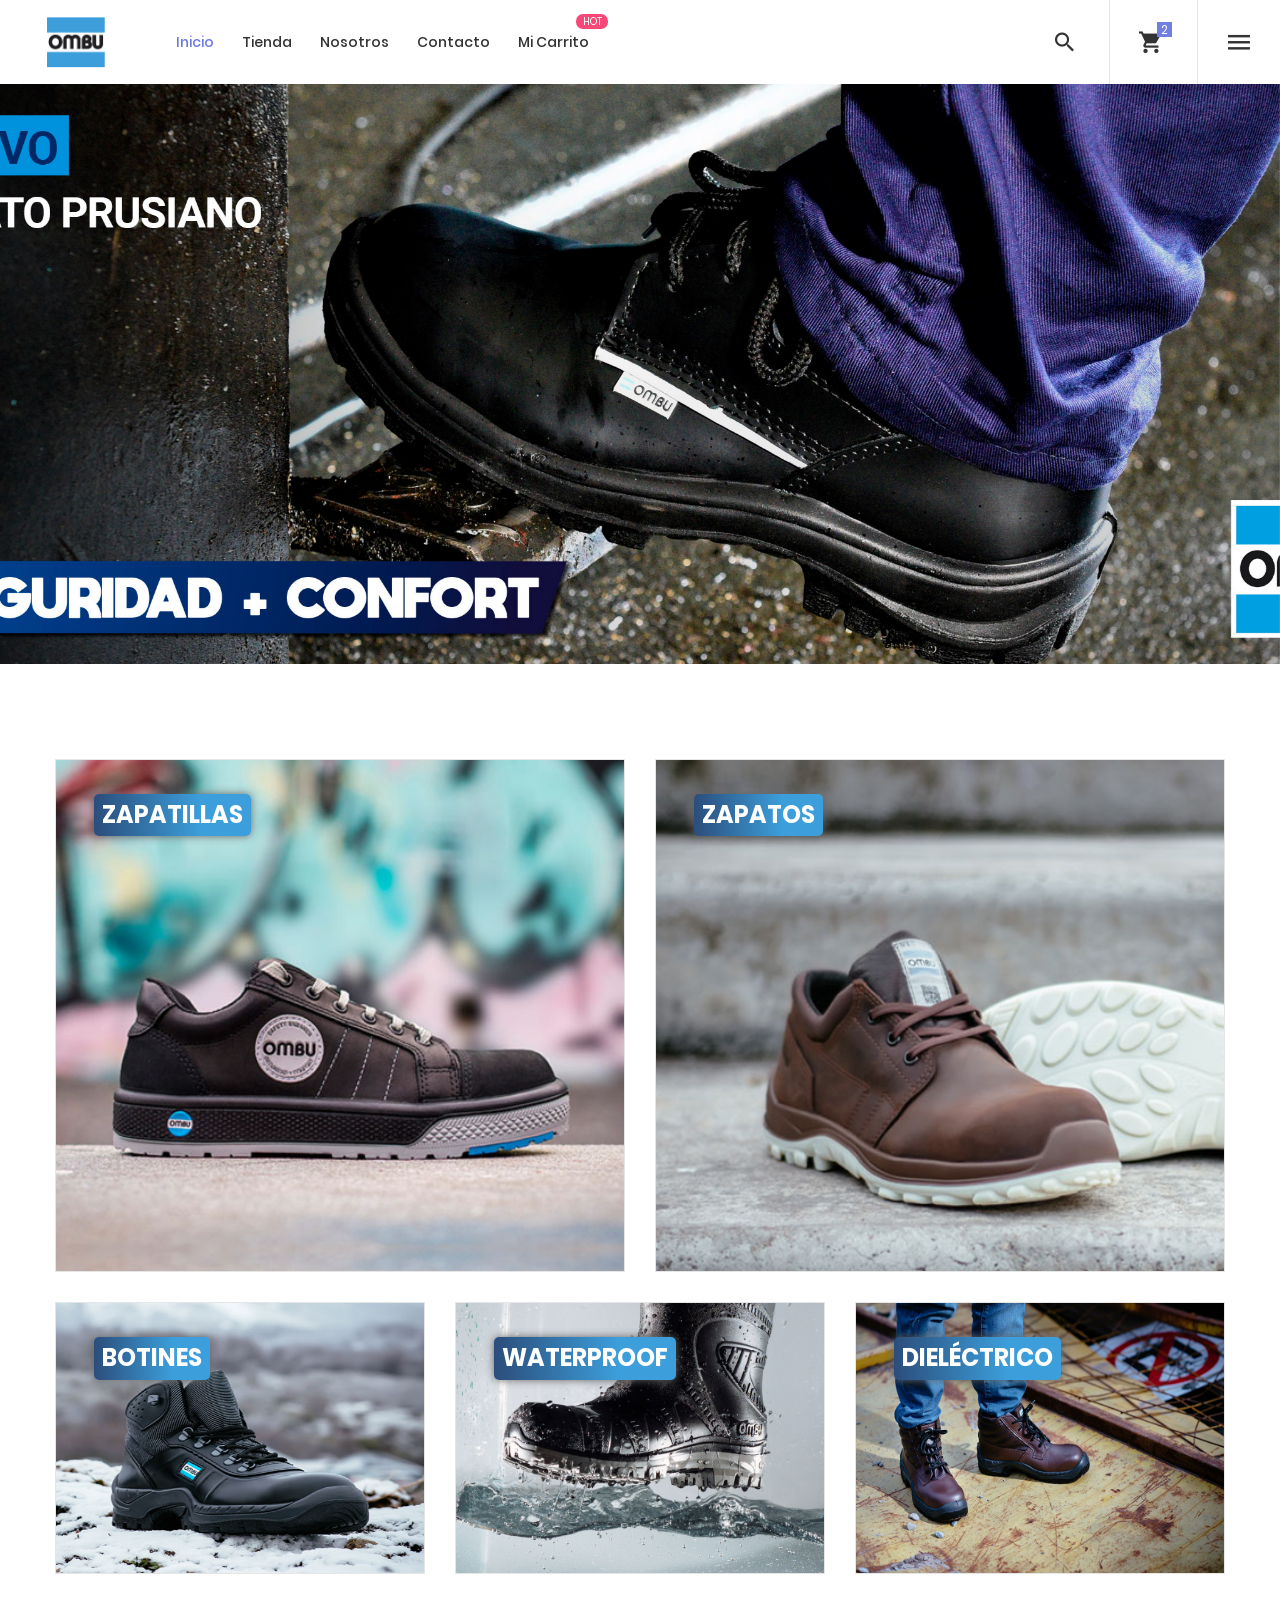
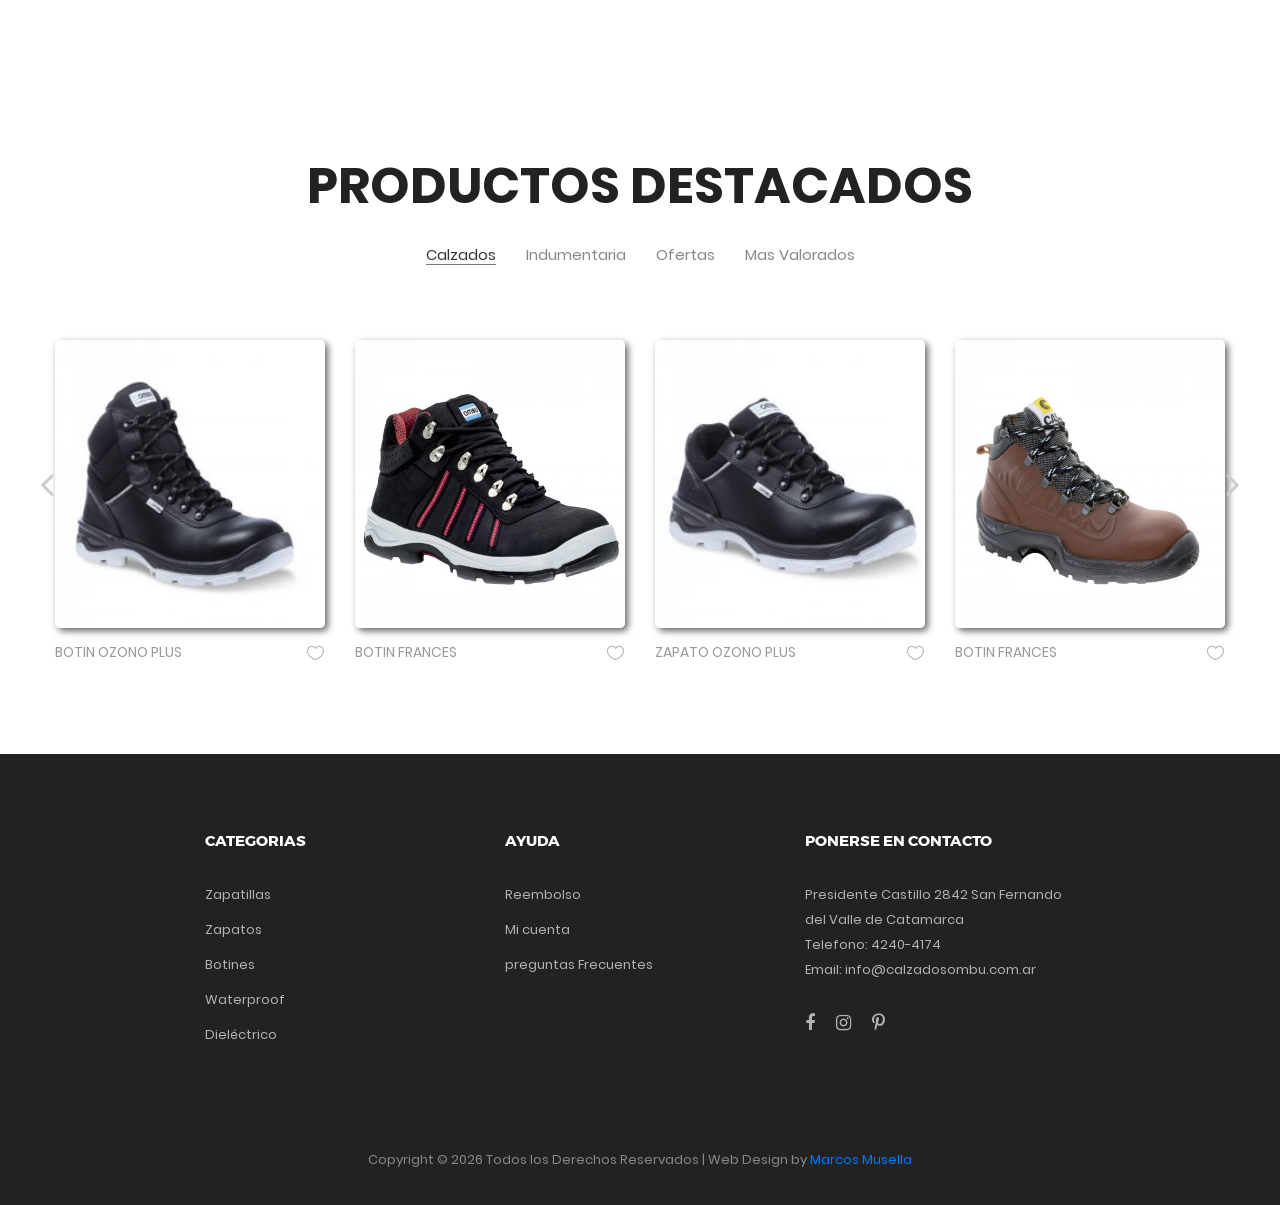
<file: index.html>
<!DOCTYPE html>
<html lang="es">

<head>
	<title>CONFECAT</title>
	<meta charset="UTF-8">
	<meta name="viewport" content="width=device-width, initial-scale=1">
	<!--===============================================================================================-->
	<link rel="icon" type="image/png" href="images/icons/favicon.png" />
	<!--===============================================================================================-->
	<link rel="stylesheet" type="text/css" href="vendor/bootstrap/css/bootstrap.min.css">
	<!--===============================================================================================-->
	<link rel="stylesheet" type="text/css" href="fonts/font-awesome-4.7.0/css/font-awesome.min.css">
	<!--===============================================================================================-->
	<link rel="stylesheet" type="text/css" href="fonts/iconic/css/material-design-iconic-font.min.css">
	<!--===============================================================================================-->
	<link rel="stylesheet" type="text/css" href="fonts/linearicons-v1.0.0/icon-font.min.css">
	<!--===============================================================================================-->
	<link rel="stylesheet" type="text/css" href="vendor/animate/animate.css">
	<!--===============================================================================================-->
	<link rel="stylesheet" type="text/css" href="vendor/css-hamburgers/hamburgers.min.css">
	<!--===============================================================================================-->
	<link rel="stylesheet" type="text/css" href="vendor/animsition/css/animsition.min.css">
	<!--===============================================================================================-->
	<link rel="stylesheet" type="text/css" href="vendor/select2/select2.min.css">
	<!--===============================================================================================-->
	<link rel="stylesheet" type="text/css" href="vendor/daterangepicker/daterangepicker.css">
	<!--===============================================================================================-->
	<link rel="stylesheet" type="text/css" href="vendor/slick/slick.css">
	<!--===============================================================================================-->
	<link rel="stylesheet" type="text/css" href="vendor/MagnificPopup/magnific-popup.css">
	<!--===============================================================================================-->
	<link rel="stylesheet" type="text/css" href="vendor/perfect-scrollbar/perfect-scrollbar.css">
	<!--===============================================================================================-->
	<link rel="stylesheet" type="text/css" href="css/util.css">
	<link rel="stylesheet" type="text/css" href="css/main.css">
	<!--===============================================================================================-->
</head>

<body class="animsition">

	<!-- Header -->
	<header class="header-v2">
		<!-- Header desktop -->
		<div class="container-menu-desktop trans-03">
			<div class="wrap-menu-desktop">
				<nav class="limiter-menu-desktop p-l-45">

					<!-- Logo desktop -->
					<a href="#" class="logo">
						<img src="images/icons/logo.png" alt="IMG-LOGO">
					</a>

					<!-- Menu desktop -->
					<div class="menu-desktop">
						<ul class="main-menu">
							<li class="active-menu">
								<a href="index.html">Inicio</a>

							</li>

							<li>
								<a href="product.html">Tienda</a>
							</li>

							<!-- <li>
								<a href="blog.html">Blog</a>
							</li> -->

							<li>
								<a href="about.html">Nosotros</a>
							</li>

							<li>
								<a href="contact.html">Contacto</a>
							</li>

							<li class="label1" data-label1="hot">
								<a href="shoping-cart.html">Mi Carrito</a>
							</li>
						</ul>
					</div>

					<!-- Icon header -->
					<div class="wrap-icon-header flex-w flex-r-m h-full">
						<div class="flex-c-m h-full p-r-24">
							<div class="icon-header-item cl2 hov-cl1 trans-04 p-lr-11 js-show-modal-search">
								<i class="zmdi zmdi-search"></i>
							</div>
						</div>

						<div class="flex-c-m h-full p-l-18 p-r-25 bor5">
							<div class="icon-header-item cl2 hov-cl1 trans-04 p-lr-11 icon-header-noti js-show-cart"
								data-notify="2">
								<i class="zmdi zmdi-shopping-cart"></i>
							</div>
						</div>

						<div class="flex-c-m h-full p-lr-19">
							<div class="icon-header-item cl2 hov-cl1 trans-04 p-lr-11 js-show-sidebar">
								<i class="zmdi zmdi-menu"></i>
							</div>
						</div>
					</div>
				</nav>
			</div>
		</div>

		<!-- Header Mobile -->
		<div class="wrap-header-mobile">
			<!-- Logo moblie -->
			<div class="logo-mobile">
				<a href="index.html"><img src="images/icons/logo.png" alt="IMG-LOGO"></a>
			</div>

			<!-- Icon header -->
			<div class="wrap-icon-header flex-w flex-r-m h-full m-r-15">
				<div class="flex-c-m h-full p-r-10">
					<div class="icon-header-item cl2 hov-cl1 trans-04 p-lr-11 js-show-modal-search">
						<i class="zmdi zmdi-search"></i>
					</div>
				</div>

				<div class="flex-c-m h-full p-lr-10 bor5">
					<div class="icon-header-item cl2 hov-cl1 trans-04 p-lr-11 icon-header-noti js-show-cart"
						data-notify="2">
						<i class="zmdi zmdi-shopping-cart"></i>
					</div>
				</div>
			</div>

			<!-- Button show menu -->
			<div class="btn-show-menu-mobile hamburger hamburger--squeeze">
				<span class="hamburger-box">
					<span class="hamburger-inner"></span>
				</span>
			</div>
		</div>


		<!-- Menu Mobile -->
		<div class="menu-mobile">
			<ul class="main-menu-m">
				<li>
					<a href="home-02.html">Inicio</a>
					<!-- <ul class="sub-menu-m">
						<li><a href="index.html">Homepage 1</a></li>
						<li><a href="home-02.html">Homepage 2</a></li>
						<li><a href="home-03.html">Homepage 3</a></li>
					</ul>
					<span class="arrow-main-menu-m">
						<i class="fa fa-angle-right" aria-hidden="true"></i>
					</span> -->
				</li>

				<li>
					<a href="product.html">Tienda</a>
				</li>

<!-- 				<li>
					<a href="blog.html">Blog</a>
				</li> -->

				<li>
					<a href="about.html">Nosotros</a>
				</li>

				<li>
					<a href="contact.html">Contacto</a>
				</li>

				<li>
					<a href="shoping-cart.html" class="label1 rs1" data-label1="hot">Mi Carrito</a>
				</li>
			</ul>
		</div>

		<!-- Modal Search -->
		<div class="modal-search-header flex-c-m trans-04 js-hide-modal-search">
			<div class="container-search-header">
				<button class="flex-c-m btn-hide-modal-search trans-04 js-hide-modal-search">
					<img src="images/icons/icon-close2.png" alt="CLOSE">
				</button>

				<form class="wrap-search-header flex-w p-l-15">
					<button class="flex-c-m trans-04">
						<i class="zmdi zmdi-search"></i>
					</button>
					<input class="plh3" type="text" name="search" placeholder="Search...">
				</form>
			</div>
		</div>
	</header>

	<!-- Sidebar -->
	<aside class="wrap-sidebar js-sidebar">
		<div class="s-full js-hide-sidebar"></div>

		<div class="sidebar flex-col-l p-t-22 p-b-25">
			<div class="flex-r w-full p-b-30 p-r-27">
				<div class="fs-35 lh-10 cl2 p-lr-5 pointer hov-cl1 trans-04 js-hide-sidebar">
					<i class="zmdi zmdi-close"></i>
				</div>
			</div>

			<div class="sidebar-content flex-w w-full p-lr-65 js-pscroll">
				<ul class="sidebar-link w-full">
					<!-- <li class="p-b-13">
						<a href="index.html" class="stext-102 cl2 hov-cl1 trans-04">
							Inicio
						</a>
					</li> -->
					<!-- 
					<li class="p-b-13">
						<a href="#" class="stext-102 cl2 hov-cl1 trans-04">
							Mi lista de deseos
						</a>
					</li> -->

					<li class="p-b-13">
						<a href="#" class="stext-102 cl2 hov-cl1 trans-04">
							Mi Cuenta
						</a>
					</li>



					<li class="p-b-13">
						<a href="#" class="stext-102 cl2 hov-cl1 trans-04">
							Reembolsos
						</a>
					</li>

					<li class="p-b-13">
						<a href="#" class="stext-102 cl2 hov-cl1 trans-04">
							Ayuda y preguntas frecuentes
						</a>
					</li>
				</ul>

				<div class="sidebar-gallery w-full p-tb-30">
					<span class="mtext-101 cl5">
						@ confecat
					</span>

					<div class="flex-w flex-sb p-t-36 gallery-lb">
						<!-- item gallery sidebar -->
						<div class="wrap-item-gallery m-b-10">
							<a class="item-gallery bg-img1" href="images/calzados/0KO0PK1-NEGRO_1.jpg" data-lightbox="gallery"
								style="background-image: url('images/calzados/0KO0PK1-NEGRO_1.jpg');"></a>
						</div>

						<!-- item gallery sidebar -->
						<div class="wrap-item-gallery m-b-10">
							<a class="item-gallery bg-img1" href="images/calzados/0MC-01N0.jpg" data-lightbox="gallery"
								style="background-image: url('images/calzados/0MC-01N0.jpg');"></a>
						</div>

						<!-- item gallery sidebar -->
						<div class="wrap-item-gallery m-b-10">
							<a class="item-gallery bg-img1" href="images/calzados/0VC-0IK1_2.jpg" data-lightbox="gallery"
								style="background-image: url('images/calzados/0VC-0IK1_2.jpg');"></a>
						</div>

						<!-- item gallery sidebar -->
						<div class="wrap-item-gallery m-b-10">
							<a class="item-gallery bg-img1" href="images/calzados/0YO0TK6_1.jpg" data-lightbox="gallery"
								style="background-image: url('images/calzados/0YO0TK6_1.jpg');"></a>
						</div>

						<!-- item gallery sidebar -->
						<div class="wrap-item-gallery m-b-10">
							<a class="item-gallery bg-img1" href="images/calzados/BOTIN-FRANCES_5.jpg" data-lightbox="gallery"
								style="background-image: url('images/calzados/BOTIN-FRANCES_5.jpg');"></a>
						</div>

						<!-- item gallery sidebar -->
						<div class="wrap-item-gallery m-b-10">
							<a class="item-gallery bg-img1" href="images/calzados/BOTIN-OZONO-PLUS_1.jpg" data-lightbox="gallery"
								style="background-image: url('images/calzados/BOTIN-OZONO-PLUS_1.jpg');"></a>
						</div>

						<!-- item gallery sidebar -->
						<!-- <div class="wrap-item-gallery m-b-10">
							<a class="item-gallery bg-img1" href="images/gallery-07.jpg" data-lightbox="gallery"
								style="background-image: url('images/gallery-07.jpg');"></a>
						</div> -->

						<!-- item gallery sidebar -->
						<!-- <div class="wrap-item-gallery m-b-10">
							<a class="item-gallery bg-img1" href="images/gallery-08.jpg" data-lightbox="gallery"
								style="background-image: url('images/gallery-08.jpg');"></a>
						</div> -->

						<!-- item gallery sidebar -->
						<!-- <div class="wrap-item-gallery m-b-10">
							<a class="item-gallery bg-img1" href="images/gallery-09.jpg" data-lightbox="gallery"
								style="background-image: url('images/gallery-09.jpg');"></a>
						</div> -->
					</div>
				</div>

				<div class="sidebar-gallery w-full">
					<span class="mtext-101 cl5">
						Sobre Nosotros
					</span>

					<p class="stext-108 cl6 p-t-27">
						Contamos con la más reciente y mejor tecnología alemana para la inyección de calzado. Líneas
						robotizadas, con la capacidad de inyectar plantas en poliuretano/poliuretano,
						poliuretano/caucho, caucho/caucho. Controles de procesos los cuales garantizan la mejor calidad
						de nuestros productos. Tecnología aplicada no solo a la seguridad, sino también al confort del
						usuario.
					</p>
				</div>
			</div>
		</div>
	</aside>


	<!-- Cart -->
	<div class="wrap-header-cart js-panel-cart">
		<div class="s-full js-hide-cart"></div>

		<div class="header-cart flex-col-l p-l-65 p-r-25">
			<div class="header-cart-title flex-w flex-sb-m p-b-8">
				<span class="mtext-103 cl2">
					Tu Carrito
				</span>

				<div class="fs-35 lh-10 cl2 p-lr-5 pointer hov-cl1 trans-04 js-hide-cart">
					<i class="zmdi zmdi-close"></i>
				</div>
			</div>

			<div class="header-cart-content flex-w js-pscroll">
				<ul class="header-cart-wrapitem w-full">
					<li class="header-cart-item flex-w flex-t m-b-12">
						<div class="header-cart-item-img">
							<img src="images/calzados/5.jpg" alt="IMG">
						</div>

						<div class="header-cart-item-txt p-t-8">
							<a href="#" class="header-cart-item-name m-b-18 hov-cl1 trans-04">
								Borcegui Mod OZONO PLUS C/P Plástica todo cuero
							</a>

							<span class="header-cart-item-info">
								cantidad: 1

						</div>
					</li>

					<li class="header-cart-item flex-w flex-t m-b-12">
						<div class="header-cart-item-img">
							<img src="images/calzados/0KO0PK1-NEGRO_1.jpg" alt="IMG">
						</div>

						<div class="header-cart-item-txt p-t-8">
							<a href="#" class="header-cart-item-name m-b-18 hov-cl1 trans-04">
								Botín KRYPTON C/P Acero
							</a>

							<span class="header-cart-item-info">
								cantidad: 1
							</span>
						</div>
					</li>

					<li class="header-cart-item flex-w flex-t m-b-12">
						<div class="header-cart-item-img">
							<img src="images/Indumentaria/RCA-0243-azulino.jpg" alt="IMG">
						</div>

						<div class="header-cart-item-txt p-t-8">
							<a href="#" class="header-cart-item-name m-b-18 hov-cl1 trans-04">
								Camisa OMBU con reflectivos
							</a>

							<span class="header-cart-item-info">
								Cantidad: 2
							</span>
						</div>
					</li>
				</ul>

				<div class="w-full">
					<div class="header-cart-total w-full p-tb-40">
						Total: $75.00
					</div>

					<div class="header-cart-buttons flex-w w-full">
						<a href="shoping-cart.html"
							class="flex-c-m stext-101 cl0 size-107 bg3 bor2 hov-btn3 p-lr-15 trans-04 m-r-8 m-b-10">
							Ver Carrito
						</a>

						<a href="shoping-cart.html"
							class="flex-c-m stext-101 cl0 size-107 bg3 bor2 hov-btn3 p-lr-15 trans-04 m-b-10">
							Realizar Pedido
						</a>
					</div>
				</div>
			</div>
		</div>
	</div>



	<!-- Slider -->
	<section class="section-slide">
		<div class="wrap-slick1 rs1-slick1">
			<div class="slick1">
				<div class="item-slick1" style="background-image: url(images/banner-calzados-1.jpg);">
					<div class="container h-full">
						<!-- <div class="flex-col-l-m h-full  ">
							<div class="layer-slick1 animated visible-false" data-appear="fadeInDown" data-delay="0">
								<span class="ltext-202  respon2 blanco">
									Men Collection 2018
								</span>
							</div>

							<div class="layer-slick1 animated visible-false" data-appear="fadeInUp" data-delay="800">
								<h2 class="ltext-104  p-t-19 p-b-43 respon1 blanco">
									New arrivals
								</h2>
							</div>

							<div class="layer-slick1 animated visible-false" data-appear="zoomIn" data-delay="1600">
								<a href="product.html"
									class="flex-c-m stext-101 cl0 size-101 bg1 bor1 hov-btn1 p-lr-15 trans-04">
									Shop Now
								</a>
							</div>
						</div> -->
					</div>
				</div>

				<div class="item-slick1" style="background-image: url(images/banner-calzados-2.jpg);">
					<div class="container h-full">
						<!-- <div class="flex-col-l-m h-full p-t-100 p-b-30">
							<div class="layer-slick1 animated visible-false" data-appear="rollIn" data-delay="0">
								<span class="ltext-202 blanco respon2">
									Men New-Season
								</span>
							</div>

							<div class="layer-slick1 animated visible-false" data-appear="lightSpeedIn"
								data-delay="800">
								<h2 class="ltext-104 blanco p-t-19 p-b-43 respon1">
									Jackets & Coats
								</h2>
							</div>

							<div class="layer-slick1 animated visible-false" data-appear="slideInUp" data-delay="1600">
								<a href="product.html"
									class="flex-c-m stext-101 cl0 size-101 bg1 bor1 hov-btn1 p-lr-15 trans-04">
									Shop Now
								</a>
							</div>
						</div> -->
					</div>
				</div>

				<div class="item-slick1" style="background-image: url(images/banner-calzados-3.jpg);">
					<div class="container h-full">
						<!-- <div class="flex-col-l-m h-full p-t-100 p-b-30">
							<div class="layer-slick1 animated visible-false" data-appear="rotateInDownLeft"
								data-delay="0">
								<span class="ltext-202 blanco respon2">
									Women Collection 2018
								</span>
							</div>

							<div class="layer-slick1 animated visible-false" data-appear="rotateInUpRight"
								data-delay="800">
								<h2 class="ltext-104 blanco p-t-19 p-b-43 respon1">
									NEW SEASON
								</h2>
							</div>

							<div class="layer-slick1 animated visible-false" data-appear="rotateIn" data-delay="1600">
								<a href="product.html"
									class="flex-c-m stext-101 cl0 size-101 bg1 bor1 hov-btn1 p-lr-15 trans-04">
									Shop Now
								</a>
							</div>
						</div> -->
					</div>
				</div>
			</div>
		</div>
	</section>


	<!-- Banner -->
	<!-- <div class="sec-banner bg0 catalogohome">
		<div class="flex-w flex-c-m">
			<div class="size-202 m-lr-auto respon4"> -->
	<!-- Block1 -->
	<!-- <div class="block1 wrap-pic-w">
					<img src="images/1.jpg" alt="IMG-BANNER">

					<a href="product.html" class="block1-txt ab-t-l s-full flex-col-l-sb p-lr-38 p-tb-34 trans-03 respon3">
						<div class="block1-txt-child1 flex-col-l">
							<span class="block1-name ltext-102 trans-04 p-b-8 azul-pro">
								ZAPATILLAS
							</span>

							
						</div>

						<div class="block1-txt-child2 p-b-4 trans-05">
							<div class="block1-link stext-101 cl0 trans-09">
								Comprar Ahora
							</div>
						</div>
					</a>
				</div>
			</div> -->

	<!-- <div class="size-202 m-lr-auto respon4 "> -->
	<!-- Block1 -->
	<!-- <div class="block1 wrap-pic-w">
					<img src="images/2.jpg" alt="IMG-BANNER">

					<a href="product.html" class="block1-txt ab-t-l s-full flex-col-l-sb p-lr-38 p-tb-34 trans-03 respon3">
						<div class="block1-txt-child1 flex-col-l">
							<span class="block1-name ltext-102 trans-04 p-b-8 azul-pro">
								ZAPATOS
							</span>

							
						</div>

						<div class="block1-txt-child2 p-b-4 trans-05">
							<div class="block1-link stext-101 cl0 trans-09">
								Comprar Ahora
							</div>
						</div>
					</a>
				</div>
			</div> -->

	<!-- <div class="size-202 m-lr-auto respon4"> -->
	<!-- Block1 -->
	<!-- <div class="block1 wrap-pic-w">
					<img src="images/3.jpg" alt="IMG-BANNER">

					<a href="product.html" class="block1-txt ab-t-l s-full flex-col-l-sb p-lr-38 p-tb-34 trans-03 respon3">
						<div class="block1-txt-child1 flex-col-l">
							<span class="block1-name ltext-102 trans-04 p-b-8 azul-pro">
								BOTINES
							</span>

						</div>

						<div class="block1-txt-child2 p-b-4 trans-05">
							<div class="block1-link stext-101 cl0 trans-09 ">
								Comprar Ahora
							</div>
						</div>
					</a>
				</div>
			</div>

			<div class="size-202 m-lr-auto respon4 width-100"> -->
	<!-- Block1 -->
	<!-- <div class="block1 wrap-pic-w">
					<img src="images/1 (1).jpg" alt="IMG-BANNER">

					<a href="product.html" class="block1-txt ab-t-l s-full flex-col-l-sb p-lr-38 p-tb-34 trans-03 respon3">
						<div class="block1-txt-child1 flex-col-l">
							<span class="block1-name ltext-102 trans-04 p-b-8 azul-pro">
								WATERPROOF
							</span>

						</div>

						<div class="block1-txt-child2 p-b-4 trans-05">
							<div class="block1-link stext-101 cl0 trans-09">
								Comprar Ahora
							</div>
						</div>
					</a>
				</div>
			</div>

			<div class="size-202 m-lr-auto respon4 w-50"> -->
	<!-- Block1 -->
	<!-- <div class="block1 wrap-pic-w">
					<img src="images/2 (1).jpg" alt="IMG-BANNER">

					<a href="product.html" class="block1-txt ab-t-l s-full flex-col-l-sb p-lr-38 p-tb-34 trans-03 respon3">
						<div class="block1-txt-child1 flex-col-l">
							<span class="block1-name ltext-102 trans-04 p-b-8 azul-pro">
								DIELÉCTRICO
							</span>

							
						</div>

						<div class="block1-txt-child2 p-b-4 trans-05">
							<div class="block1-link stext-101 cl0 trans-09">
								Comprar Ahora
							</div>
						</div>
					</a>
				</div>
			</div>
		</div>
	</div> -->












	<div class="sec-banner bg0 p-t-95 p-b-55">
		<div class="container">
			<div class="row">
				<div class="col-md-6 p-b-30 m-lr-auto">
					<!-- Block1 -->
					<div class="block1 wrap-pic-w">
						<img src="images/1.jpg" alt="IMG-BANNER">

						<a href="product.html"
							class="block1-txt ab-t-l s-full flex-col-l-sb p-lr-38 p-tb-34 trans-03 respon3">
							<div class="block1-txt-child1 flex-col-l">
								<span class="block1-name ltext-102 trans-04 p-b-8 azul-pro">
									ZAPATILLAS
								</span>


							</div>

							<div class="block1-txt-child2 p-b-4 trans-05">
								<div class="block1-link stext-101 cl0 trans-09">
									Comprar Ahora
								</div>
							</div>
						</a>
					</div>
				</div>

				<div class="col-md-6 p-b-30 m-lr-auto">
					<!-- Block1 -->
					<div class="block1 wrap-pic-w">
						<img src="images/2.jpg" alt="IMG-BANNER">

						<a href="product.html"
							class="block1-txt ab-t-l s-full flex-col-l-sb p-lr-38 p-tb-34 trans-03 respon3">
							<div class="block1-txt-child1 flex-col-l">
								<span class="block1-name ltext-102 trans-04 p-b-8 azul-pro">
									ZAPATOS
								</span>


							</div>

							<div class="block1-txt-child2 p-b-4 trans-05">
								<div class="block1-link stext-101 cl0 trans-09">
									Comprar Ahora
								</div>
							</div>
						</a>
					</div>
				</div>

				<div class="col-md-6 col-lg-4 p-b-30 m-lr-auto">
					<!-- Block1 -->
					<div class="block1 wrap-pic-w">
						<img class="block-img" src="images/3.jpg" alt="IMG-BANNER">

						<a href="product.html"
							class="block1-txt ab-t-l s-full flex-col-l-sb p-lr-38 p-tb-34 trans-03 respon3">
							<div class="block1-txt-child1 flex-col-l">
								<span class="block1-name ltext-102 trans-04 p-b-8 azul-pro">
									BOTINES
								</span>


							</div>

							<div class="block1-txt-child2 p-b-4 trans-05">
								<div class="block1-link stext-101 cl0 trans-09">
									Comprar Ahora
								</div>
							</div>
						</a>
					</div>
				</div>

				<div class="col-md-6 col-lg-4 p-b-30 m-lr-auto">
					<!-- Block1 -->
					<div class="block1 wrap-pic-w">
						<img class="block-img" src="images/1 (1).jpg" alt="IMG-BANNER">

						<a href="product.html"
							class="block1-txt ab-t-l s-full flex-col-l-sb p-lr-38 p-tb-34 trans-03 respon3">
							<div class="block1-txt-child1 flex-col-l">
								<span class="block1-name ltext-102 trans-04 p-b-8 azul-pro">
									WATERPROOF
								</span>


							</div>

							<div class="block1-txt-child2 p-b-4 trans-05">
								<div class="block1-link stext-101 cl0 trans-09">
									Comprar Ahora
								</div>
							</div>
						</a>
					</div>
				</div>

				<div class="col-md-6 col-lg-4 p-b-30 m-lr-auto">
					<!-- Block1 -->
					<div class="block1 wrap-pic-w">
						<img class="block-img" src="images/2 (1).jpg" alt="IMG-BANNER">

						<a href="product.html"
							class="block1-txt ab-t-l s-full flex-col-l-sb p-lr-38 p-tb-34 trans-03 respon3">
							<div class="block1-txt-child1 flex-col-l">
								<span class="block1-name ltext-102 trans-04 p-b-8 azul-pro">
									DIELÉCTRICO
								</span>


							</div>

							<div class="block1-txt-child2 p-b-4 trans-05">
								<div class="block1-link stext-101 cl0 trans-09">
									Comprar Ahora
								</div>
							</div>
						</a>
					</div>
				</div>
			</div>
		</div>
	</div>












	<!-- Product -->
	<section class="sec-product bg0 p-t-100 p-b-50">
		<div class="container">
			<div class="p-b-32">
				<h3 class="ltext-105 cl5 txt-center respon1">
					PRODUCTOS DESTACADOS
				</h3>
			</div>

			<!-- Tab01 -->
			<div class="tab01">
				<!-- Nav tabs -->
				<ul class="nav nav-tabs" role="tablist">
					<li class="nav-item p-b-10">
						<a class="nav-link active" data-toggle="tab" href="#best-seller" role="tab">Calzados</a>
					</li>

					<li class="nav-item p-b-10">
						<a class="nav-link" data-toggle="tab" href="#featured" role="tab">Indumentaria</a>
					</li>

					<li class="nav-item p-b-10">
						<a class="nav-link" data-toggle="tab" href="#best-seller" role="tab">Ofertas</a>
					</li>

					<li class="nav-item p-b-10">
						<a class="nav-link" data-toggle="tab" href="#featured" role="tab">Mas Valorados</a>
					</li>
				</ul>

				<!-- Tab panes -->
				<div class="tab-content p-t-50">
					<!-- - -->
					<div class="tab-pane fade show active" id="best-seller" role="tabpanel">
						<!-- Slide2 -->
						<div class="wrap-slick2">
							<div class="slick2">
								<div class="item-slick2 p-l-15 p-r-15 p-t-15 p-b-15">
									<!-- Block2 -->
									<div class="block2">
										<div class="block2-pic hov-img0">
											<img src="images/calzados/BOTIN-OZONO-PLUS_1.jpg" alt="IMG-PRODUCT">

											<a href="#"
												class="block2-btn flex-c-m stext-103 cl2 size-102 bg0 bor2 hov-btn1 p-lr-15 trans-04 js-show-modal1">
												Vista Rapida
											</a>
										</div>

										<div class="block2-txt flex-w flex-t p-t-14">
											<div class="block2-txt-child1 flex-col-l ">
												<a href="product-detail.html"
													class="stext-104 cl4 hov-cl1 trans-04 js-name-b2 p-b-6">
													BOTIN OZONO PLUS
												</a>

												<!-- <span class="stext-105 cl3">
													$16.64
												</span> -->
											</div>

											<div class="block2-txt-child2 flex-r p-t-3">
												<a href="#" class="btn-addwish-b2 dis-block pos-relative js-addwish-b2">
													<img class="icon-heart1 dis-block trans-04"
														src="images/icons/icon-heart-01.png" alt="ICON">
													<img class="icon-heart2 dis-block trans-04 ab-t-l"
														src="images/icons/icon-heart-02.png" alt="ICON">
												</a>
											</div>
										</div>
									</div>
								</div>

								<div class="item-slick2 p-l-15 p-r-15 p-t-15 p-b-15">
									<!-- Block2 -->
									<div class="block2">
										<div class="block2-pic hov-img0">
											<img src="images/calzados/0KO0PK1-NEGRO_1.jpg" alt="IMG-PRODUCT">

											<a href="#"
												class="block2-btn flex-c-m stext-103 cl2 size-102 bg0 bor2 hov-btn1 p-lr-15 trans-04 js-show-modal1">
												Vista Rapida
											</a>
										</div>

										<div class="block2-txt flex-w flex-t p-t-14">
											<div class="block2-txt-child1 flex-col-l ">
												<a href="product-detail.html"
													class="stext-104 cl4 hov-cl1 trans-04 js-name-b2 p-b-6">
													BOTIN FRANCES
												</a>

												<!-- <span class="stext-105 cl3">
													$35.31
												</span> -->
											</div>

											<div class="block2-txt-child2 flex-r p-t-3">
												<a href="#" class="btn-addwish-b2 dis-block pos-relative js-addwish-b2">
													<img class="icon-heart1 dis-block trans-04"
														src="images/icons/icon-heart-01.png" alt="ICON">
													<img class="icon-heart2 dis-block trans-04 ab-t-l"
														src="images/icons/icon-heart-02.png" alt="ICON">
												</a>
											</div>
										</div>
									</div>
								</div>

								<div class="item-slick2 p-l-15 p-r-15 p-t-15 p-b-15">
									<!-- Block2 -->
									<div class="block2">
										<div class="block2-pic hov-img0">
											<img src="images/calzados/ZAPATO-OZONO-PLUS.jpg" alt="IMG-PRODUCT">

											<a href="#"
												class="block2-btn flex-c-m stext-103 cl2 size-102 bg0 bor2 hov-btn1 p-lr-15 trans-04 js-show-modal1">
												VISTA RAPIDA
											</a>
										</div>

										<div class="block2-txt flex-w flex-t p-t-14">
											<div class="block2-txt-child1 flex-col-l ">
												<a href="product-detail.html"
													class="stext-104 cl4 hov-cl1 trans-04 js-name-b2 p-b-6">
													ZAPATO OZONO PLUS
												</a>
												<!-- 
												<span class="stext-105 cl3">
													$25.50
												</span> -->
											</div>

											<div class="block2-txt-child2 flex-r p-t-3">
												<a href="#" class="btn-addwish-b2 dis-block pos-relative js-addwish-b2">
													<img class="icon-heart1 dis-block trans-04"
														src="images/icons/icon-heart-01.png" alt="ICON">
													<img class="icon-heart2 dis-block trans-04 ab-t-l"
														src="images/icons/icon-heart-02.png" alt="ICON">
												</a>
											</div>
										</div>
									</div>
								</div>

								<div class="item-slick2 p-l-15 p-r-15 p-t-15 p-b-15">
									<!-- Block2 -->
									<div class="block2">
										<div class="block2-pic hov-img0">
											<img src="images/calzados/0MC-01N0.jpg" alt="IMG-PRODUCT">

											<a href="#"
												class="block2-btn flex-c-m stext-103 cl2 size-102 bg0 bor2 hov-btn1 p-lr-15 trans-04 js-show-modal1">
												Vista Rapida
											</a>
										</div>

										<div class="block2-txt flex-w flex-t p-t-14">
											<div class="block2-txt-child1 flex-col-l ">
												<a href="product-detail.html"
													class="stext-104 cl4 hov-cl1 trans-04 js-name-b2 p-b-6">
													BOTIN FRANCES
												</a>
												<!-- 
												<span class="stext-105 cl3">
													$75.00
												</span> -->
											</div>

											<div class="block2-txt-child2 flex-r p-t-3">
												<a href="#" class="btn-addwish-b2 dis-block pos-relative js-addwish-b2">
													<img class="icon-heart1 dis-block trans-04"
														src="images/icons/icon-heart-01.png" alt="ICON">
													<img class="icon-heart2 dis-block trans-04 ab-t-l"
														src="images/icons/icon-heart-02.png" alt="ICON">
												</a>
											</div>
										</div>
									</div>
								</div>

								<div class="item-slick2 p-l-15 p-r-15 p-t-15 p-b-15">
									<!-- Block2 -->
									<div class="block2">
										<div class="block2-pic hov-img0">
											<img src="images/calzados/0MC-01N0.jpg" alt="IMG-PRODUCT">

											<a href="#"
												class="block2-btn flex-c-m stext-103 cl2 size-102 bg0 bor2 hov-btn1 p-lr-15 trans-04 js-show-modal1">
												Vista Rapida
											</a>
										</div>

										<div class="block2-txt flex-w flex-t p-t-14">
											<div class="block2-txt-child1 flex-col-l ">
												<a href="product-detail.html"
													class="stext-104 cl4 hov-cl1 trans-04 js-name-b2 p-b-6">
													BOTINES NEGRO
												</a>

												<!-- <span class="stext-105 cl3">
													$34.75
												</span> -->
											</div>

											<div class="block2-txt-child2 flex-r p-t-3">
												<a href="#" class="btn-addwish-b2 dis-block pos-relative js-addwish-b2">
													<img class="icon-heart1 dis-block trans-04"
														src="images/icons/icon-heart-01.png" alt="ICON">
													<img class="icon-heart2 dis-block trans-04 ab-t-l"
														src="images/icons/icon-heart-02.png" alt="ICON">
												</a>
											</div>
										</div>
									</div>
								</div>

								<div class="item-slick2 p-l-15 p-r-15 p-t-15 p-b-15">
									<!-- Block2 -->
									<div class="block2">
										<div class="block2-pic hov-img0">
											<img src="images/calzados/0VC-0IK1_2.jpg" alt="IMG-PRODUCT">

											<a href="#"
												class="block2-btn flex-c-m stext-103 cl2 size-102 bg0 bor2 hov-btn1 p-lr-15 trans-04 js-show-modal1">
												Vista Rapida
											</a>
										</div>

										<div class="block2-txt flex-w flex-t p-t-14">
											<div class="block2-txt-child1 flex-col-l ">
												<a href="product-detail.html"
													class="stext-104 cl4 hov-cl1 trans-04 js-name-b2 p-b-6">
													BOTINES NEGRO
												</a>

												<!-- <span class="stext-105 cl3">
													$93.20
												</span> -->
											</div>

											<div class="block2-txt-child2 flex-r p-t-3">
												<a href="#" class="btn-addwish-b2 dis-block pos-relative js-addwish-b2">
													<img class="icon-heart1 dis-block trans-04"
														src="images/icons/icon-heart-01.png" alt="ICON">
													<img class="icon-heart2 dis-block trans-04 ab-t-l"
														src="images/icons/icon-heart-02.png" alt="ICON">
												</a>
											</div>
										</div>
									</div>
								</div>

								<div class="item-slick2 p-l-15 p-r-15 p-t-15 p-b-15">
									<!-- Block2 -->
									<div class="block2">
										<div class="block2-pic hov-img0">
											<img src="images/calzados/0YO0TK6_1.jpg" alt="IMG-PRODUCT">

											<a href="#"
												class="block2-btn flex-c-m stext-103 cl2 size-102 bg0 bor2 hov-btn1 p-lr-15 trans-04 js-show-modal1">
												Vista Rapida
											</a>
										</div>

										<div class="block2-txt flex-w flex-t p-t-14">
											<div class="block2-txt-child1 flex-col-l ">
												<a href="product-detail.html"
													class="stext-104 cl4 hov-cl1 trans-04 js-name-b2 p-b-6">
													BOTINES NEGRO
												</a>

												<!-- <span class="stext-105 cl3">
													$52.66
												</span> -->
											</div>

											<div class="block2-txt-child2 flex-r p-t-3">
												<a href="#" class="btn-addwish-b2 dis-block pos-relative js-addwish-b2">
													<img class="icon-heart1 dis-block trans-04"
														src="images/icons/icon-heart-01.png" alt="ICON">
													<img class="icon-heart2 dis-block trans-04 ab-t-l"
														src="images/icons/icon-heart-02.png" alt="ICON">
												</a>
											</div>
										</div>
									</div>
								</div>

								<div class="item-slick2 p-l-15 p-r-15 p-t-15 p-b-15">
									<!-- Block2 -->
									<div class="block2">
										<div class="block2-pic hov-img0">
											<img src="images/calzados/BOTIN-FRANCES_5.jpg" alt="IMG-PRODUCT">

											<a href="#"
												class="block2-btn flex-c-m stext-103 cl2 size-102 bg0 bor2 hov-btn1 p-lr-15 trans-04 js-show-modal1">
												Vista Rapida
											</a>
										</div>

										<div class="block2-txt flex-w flex-t p-t-14">
											<div class="block2-txt-child1 flex-col-l ">
												<a href="product-detail.html"
													class="stext-104 cl4 hov-cl1 trans-04 js-name-b2 p-b-6">
													BOTIN FRANCES
												</a>

												<span class="stext-105 cl3">
													$18.96
												</span>
											</div>

											<div class="block2-txt-child2 flex-r p-t-3">
												<a href="#" class="btn-addwish-b2 dis-block pos-relative js-addwish-b2">
													<img class="icon-heart1 dis-block trans-04"
														src="images/icons/icon-heart-01.png" alt="ICON">
													<img class="icon-heart2 dis-block trans-04 ab-t-l"
														src="images/icons/icon-heart-02.png" alt="ICON">
												</a>
											</div>
										</div>
									</div>
								</div>
							</div>
						</div>
					</div>

					<!-- - -->
					<div class="tab-pane fade" id="featured" role="tabpanel">
						<!-- Slide2 -->
						<div class="wrap-slick2">
							<div class="slick2">
								<div class="item-slick2 p-l-15 p-r-15 p-t-15 p-b-15">
									<!-- Block2 -->
									<div class="block2">
										<div class="block2-pic hov-img0">
											<img src="images/Indumentaria/1b.jpg" alt="IMG-PRODUCT">

											<a href="#"
												class="block2-btn flex-c-m stext-103 cl2 size-102 bg0 bor2 hov-btn1 p-lr-15 trans-04 js-show-modal1">
												Vista Rapida
											</a>
										</div>

										<div class="block2-txt flex-w flex-t p-t-14">
											<div class="block2-txt-child1 flex-col-l ">
												<a href="product-detail.html"
													class="stext-104 cl4 hov-cl1 trans-04 js-name-b2 p-b-6">
													Camisa azul
												</a>
												<!-- 
												<span class="stext-105 cl3">
													$75.00
												</span> -->
											</div>

											<div class="block2-txt-child2 flex-r p-t-3">
												<a href="#" class="btn-addwish-b2 dis-block pos-relative js-addwish-b2">
													<img class="icon-heart1 dis-block trans-04"
														src="images/icons/icon-heart-01.png" alt="ICON">
													<img class="icon-heart2 dis-block trans-04 ab-t-l"
														src="images/icons/icon-heart-02.png" alt="ICON">
												</a>
											</div>
										</div>
									</div>
								</div>

								<div class="item-slick2 p-l-15 p-r-15 p-t-15 p-b-15">
									<!-- Block2 -->
									<div class="block2">
										<div class="block2-pic hov-img0">
											<img src="images/Indumentaria/1b.jpg" alt="IMG-PRODUCT">

											<a href="#"
												class="block2-btn flex-c-m stext-103 cl2 size-102 bg0 bor2 hov-btn1 p-lr-15 trans-04 js-show-modal1">
												Vista Rapida
											</a>
										</div>

										<div class="block2-txt flex-w flex-t p-t-14">
											<div class="block2-txt-child1 flex-col-l ">
												<a href="product-detail.html"
													class="stext-104 cl4 hov-cl1 trans-04 js-name-b2 p-b-6">
													Camisa azul
												</a>
												<!-- 
												<span class="stext-105 cl3">
													$75.00
												</span> -->
											</div>

											<div class="block2-txt-child2 flex-r p-t-3">
												<a href="#" class="btn-addwish-b2 dis-block pos-relative js-addwish-b2">
													<img class="icon-heart1 dis-block trans-04"
														src="images/icons/icon-heart-01.png" alt="ICON">
													<img class="icon-heart2 dis-block trans-04 ab-t-l"
														src="images/icons/icon-heart-02.png" alt="ICON">
												</a>
											</div>
										</div>
									</div>
								</div>

								<div class="item-slick2 p-l-15 p-r-15 p-t-15 p-b-15">
									<!-- Block2 -->
									<div class="block2">
										<div class="block2-pic hov-img0">
											<img src="images/Indumentaria/4b.jpg" alt="IMG-PRODUCT">

											<a href="#"
												class="block2-btn flex-c-m stext-103 cl2 size-102 bg0 bor2 hov-btn1 p-lr-15 trans-04 js-show-modal1">
												Vista Rapida
											</a>
										</div>

										<div class="block2-txt flex-w flex-t p-t-14">
											<div class="block2-txt-child1 flex-col-l ">
												<a href="product-detail.html"
													class="stext-104 cl4 hov-cl1 trans-04 js-name-b2 p-b-6">
													Camisa azul
												</a>

												<!-- <span class="stext-105 cl3">
													$63.16
												</span> -->
											</div>

											<div class="block2-txt-child2 flex-r p-t-3">
												<a href="#" class="btn-addwish-b2 dis-block pos-relative js-addwish-b2">
													<img class="icon-heart1 dis-block trans-04"
														src="images/icons/icon-heart-01.png" alt="ICON">
													<img class="icon-heart2 dis-block trans-04 ab-t-l"
														src="images/icons/icon-heart-02.png" alt="ICON">
												</a>
											</div>
										</div>
									</div>
								</div>

								<div class="item-slick2 p-l-15 p-r-15 p-t-15 p-b-15">
									<!-- Block2 -->
									<div class="block2">
										<div class="block2-pic hov-img0">
											<img src="images/Indumentaria/5b.jpg" alt="IMG-PRODUCT">

											<a href="#"
												class="block2-btn flex-c-m stext-103 cl2 size-102 bg0 bor2 hov-btn1 p-lr-15 trans-04 js-show-modal1">
												Vista Rapida
											</a>
										</div>

										<div class="block2-txt flex-w flex-t p-t-14">
											<div class="block2-txt-child1 flex-col-l ">
												<a href="product-detail.html"
													class="stext-104 cl4 hov-cl1 trans-04 js-name-b2 p-b-6">
													Camisa azul
												</a>

												<!-- <span class="stext-105 cl3">
													$63.15
												</span> -->
											</div>

											<div class="block2-txt-child2 flex-r p-t-3">
												<a href="#" class="btn-addwish-b2 dis-block pos-relative js-addwish-b2">
													<img class="icon-heart1 dis-block trans-04"
														src="images/icons/icon-heart-01.png" alt="ICON">
													<img class="icon-heart2 dis-block trans-04 ab-t-l"
														src="images/icons/icon-heart-02.png" alt="ICON">
												</a>
											</div>
										</div>
									</div>
								</div>

								<div class="item-slick2 p-l-15 p-r-15 p-t-15 p-b-15">
									<!-- Block2 -->
									<div class="block2">
										<div class="block2-pic hov-img0">
											<img src="images/Indumentaria/6b.jpg" alt="IMG-PRODUCT">

											<a href="#"
												class="block2-btn flex-c-m stext-103 cl2 size-102 bg0 bor2 hov-btn1 p-lr-15 trans-04 js-show-modal1">
												Vista Rapida
											</a>
										</div>

										<div class="block2-txt flex-w flex-t p-t-14">
											<div class="block2-txt-child1 flex-col-l ">
												<a href="product-detail.html"
													class="stext-104 cl4 hov-cl1 trans-04 js-name-b2 p-b-6">
													Camisa Azul
												</a>

												<!-- <span class="stext-105 cl3">
													$18.49
												</span> -->
											</div>

											<div class="block2-txt-child2 flex-r p-t-3">
												<a href="#" class="btn-addwish-b2 dis-block pos-relative js-addwish-b2">
													<img class="icon-heart1 dis-block trans-04"
														src="images/icons/icon-heart-01.png" alt="ICON">
													<img class="icon-heart2 dis-block trans-04 ab-t-l"
														src="images/icons/icon-heart-02.png" alt="ICON">
												</a>
											</div>
										</div>
									</div>
								</div>

								<div class="item-slick2 p-l-15 p-r-15 p-t-15 p-b-15">
									<!-- Block2 -->
									<div class="block2">
										<div class="block2-pic hov-img0">
											<img src="images/Indumentaria/1b.jpg" alt="IMG-PRODUCT">

											<a href="#"
												class="block2-btn flex-c-m stext-103 cl2 size-102 bg0 bor2 hov-btn1 p-lr-15 trans-04 js-show-modal1">
												Vista Rapida
											</a>
										</div>

										<div class="block2-txt flex-w flex-t p-t-14">
											<div class="block2-txt-child1 flex-col-l ">
												<a href="product-detail.html"
													class="stext-104 cl4 hov-cl1 trans-04 js-name-b2 p-b-6">
													Camisa azul
												</a>
												<!-- 
												<span class="stext-105 cl3">
													$54.79
												</span> -->
											</div>

											<div class="block2-txt-child2 flex-r p-t-3">
												<a href="#" class="btn-addwish-b2 dis-block pos-relative js-addwish-b2">
													<img class="icon-heart1 dis-block trans-04"
														src="images/icons/icon-heart-01.png" alt="ICON">
													<img class="icon-heart2 dis-block trans-04 ab-t-l"
														src="images/icons/icon-heart-02.png" alt="ICON">
												</a>
											</div>
										</div>
									</div>
								</div>

								<div class="item-slick2 p-l-15 p-r-15 p-t-15 p-b-15">
									<!-- Block2 -->
									<div class="block2">
										<div class="block2-pic hov-img0">
											<img src="images/Indumentaria/3b.jpg" alt="IMG-PRODUCT">

											<a href="#"
												class="block2-btn flex-c-m stext-103 cl2 size-102 bg0 bor2 hov-btn1 p-lr-15 trans-04 js-show-modal1">
												Vista Rapida
											</a>
										</div>

										<div class="block2-txt flex-w flex-t p-t-14">
											<div class="block2-txt-child1 flex-col-l ">
												<a href="product-detail.html"
													class="stext-104 cl4 hov-cl1 trans-04 js-name-b2 p-b-6">
													Camisa azul
												</a>

												<!-- <span class="stext-105 cl3">
													$86.85
												</span> -->
											</div>

											<div class="block2-txt-child2 flex-r p-t-3">
												<a href="#" class="btn-addwish-b2 dis-block pos-relative js-addwish-b2">
													<img class="icon-heart1 dis-block trans-04"
														src="images/icons/icon-heart-01.png" alt="ICON">
													<img class="icon-heart2 dis-block trans-04 ab-t-l"
														src="images/icons/icon-heart-02.png" alt="ICON">
												</a>
											</div>
										</div>
									</div>
								</div>

								<div class="item-slick2 p-l-15 p-r-15 p-t-15 p-b-15">
									<!-- Block2 -->
									<div class="block2">
										<div class="block2-pic hov-img0">
											<img src="images/Indumentaria/4b.jpg" alt="IMG-PRODUCT">

											<a href="#"
												class="block2-btn flex-c-m stext-103 cl2 size-102 bg0 bor2 hov-btn1 p-lr-15 trans-04 js-show-modal1">
												Vista Rapida
											</a>
										</div>

										<div class="block2-txt flex-w flex-t p-t-14">
											<div class="block2-txt-child1 flex-col-l ">
												<a href="product-detail.html"
													class="stext-104 cl4 hov-cl1 trans-04 js-name-b2 p-b-6">
													Camisa Azul
												</a>
												<!-- 
												<span class="stext-105 cl3">
													$29.64
												</span> -->
											</div>

											<div class="block2-txt-child2 flex-r p-t-3">
												<a href="#" class="btn-addwish-b2 dis-block pos-relative js-addwish-b2">
													<img class="icon-heart1 dis-block trans-04"
														src="images/icons/icon-heart-01.png" alt="ICON">
													<img class="icon-heart2 dis-block trans-04 ab-t-l"
														src="images/icons/icon-heart-02.png" alt="ICON">
												</a>
											</div>
										</div>
									</div>
								</div>
							</div>
						</div>
					</div>

					<!-- - -->
					<div class="tab-pane fade" id="sale" role="tabpanel">
						<!-- Slide2 -->
						<div class="wrap-slick2">
							<div class="slick2">
								<div class="item-slick2 p-l-15 p-r-15 p-t-15 p-b-15">
									<!-- Block2 -->
									<div class="block2">
										<div class="block2-pic hov-img0">
											<img src="images/product-02.jpg" alt="IMG-PRODUCT">

											<a href="#"
												class="block2-btn flex-c-m stext-103 cl2 size-102 bg0 bor2 hov-btn1 p-lr-15 trans-04 js-show-modal1">
												Vista Rapida
											</a>
										</div>

										<div class="block2-txt flex-w flex-t p-t-14">
											<div class="block2-txt-child1 flex-col-l ">
												<a href="product-detail.html"
													class="stext-104 cl4 hov-cl1 trans-04 js-name-b2 p-b-6">
													Herschel supply
												</a>

												<!-- <span class="stext-105 cl3">
													$35.31
												</span> -->
											</div>

											<div class="block2-txt-child2 flex-r p-t-3">
												<a href="#" class="btn-addwish-b2 dis-block pos-relative js-addwish-b2">
													<img class="icon-heart1 dis-block trans-04"
														src="images/icons/icon-heart-01.png" alt="ICON">
													<img class="icon-heart2 dis-block trans-04 ab-t-l"
														src="images/icons/icon-heart-02.png" alt="ICON">
												</a>
											</div>
										</div>
									</div>
								</div>

								<div class="item-slick2 p-l-15 p-r-15 p-t-15 p-b-15">
									<!-- Block2 -->
									<div class="block2">
										<div class="block2-pic hov-img0">
											<img src="images/product-04.jpg" alt="IMG-PRODUCT">

											<a href="#"
												class="block2-btn flex-c-m stext-103 cl2 size-102 bg0 bor2 hov-btn1 p-lr-15 trans-04 js-show-modal1">
												Vista Rapida
											</a>
										</div>

										<div class="block2-txt flex-w flex-t p-t-14">
											<div class="block2-txt-child1 flex-col-l ">
												<a href="product-detail.html"
													class="stext-104 cl4 hov-cl1 trans-04 js-name-b2 p-b-6">
													Classic Trench Coat
												</a>

												<!-- <span class="stext-105 cl3">
													$75.00
												</span> -->
											</div>

											<div class="block2-txt-child2 flex-r p-t-3">
												<a href="#" class="btn-addwish-b2 dis-block pos-relative js-addwish-b2">
													<img class="icon-heart1 dis-block trans-04"
														src="images/icons/icon-heart-01.png" alt="ICON">
													<img class="icon-heart2 dis-block trans-04 ab-t-l"
														src="images/icons/icon-heart-02.png" alt="ICON">
												</a>
											</div>
										</div>
									</div>
								</div>

								<div class="item-slick2 p-l-15 p-r-15 p-t-15 p-b-15">
									<!-- Block2 -->
									<div class="block2">
										<div class="block2-pic hov-img0">
											<img src="images/product-06.jpg" alt="IMG-PRODUCT">

											<a href="#"
												class="block2-btn flex-c-m stext-103 cl2 size-102 bg0 bor2 hov-btn1 p-lr-15 trans-04 js-show-modal1">
												Vista Rapida

											</a>
										</div>

										<div class="block2-txt flex-w flex-t p-t-14">
											<div class="block2-txt-child1 flex-col-l ">
												<a href="product-detail.html"
													class="stext-104 cl4 hov-cl1 trans-04 js-name-b2 p-b-6">
													Vintage Inspired Classic
												</a>

												<!-- <span class="stext-105 cl3">
													$93.20
												</span> -->
											</div>

											<div class="block2-txt-child2 flex-r p-t-3">
												<a href="#" class="btn-addwish-b2 dis-block pos-relative js-addwish-b2">
													<img class="icon-heart1 dis-block trans-04"
														src="images/icons/icon-heart-01.png" alt="ICON">
													<img class="icon-heart2 dis-block trans-04 ab-t-l"
														src="images/icons/icon-heart-02.png" alt="ICON">
												</a>
											</div>
										</div>
									</div>
								</div>

								<div class="item-slick2 p-l-15 p-r-15 p-t-15 p-b-15">
									<!-- Block2 -->
									<div class="block2">
										<div class="block2-pic hov-img0">
											<img src="images/product-09.jpg" alt="IMG-PRODUCT">

											<a href="#"
												class="block2-btn flex-c-m stext-103 cl2 size-102 bg0 bor2 hov-btn1 p-lr-15 trans-04 js-show-modal1">
												Vista Rapida

											</a>
										</div>

										<div class="block2-txt flex-w flex-t p-t-14">
											<div class="block2-txt-child1 flex-col-l ">
												<a href="product-detail.html"
													class="stext-104 cl4 hov-cl1 trans-04 js-name-b2 p-b-6">
													Converse All Star Hi Plimsolls
												</a>

												<!-- <span class="stext-105 cl3">
													$75.00
												</span> -->
											</div>

											<div class="block2-txt-child2 flex-r p-t-3">
												<a href="#" class="btn-addwish-b2 dis-block pos-relative js-addwish-b2">
													<img class="icon-heart1 dis-block trans-04"
														src="images/icons/icon-heart-01.png" alt="ICON">
													<img class="icon-heart2 dis-block trans-04 ab-t-l"
														src="images/icons/icon-heart-02.png" alt="ICON">
												</a>
											</div>
										</div>
									</div>
								</div>

								<div class="item-slick2 p-l-15 p-r-15 p-t-15 p-b-15">
									<!-- Block2 -->
									<div class="block2">
										<div class="block2-pic hov-img0">
											<img src="images/product-11.jpg" alt="IMG-PRODUCT">

											<a href="#"
												class="block2-btn flex-c-m stext-103 cl2 size-102 bg0 bor2 hov-btn1 p-lr-15 trans-04 js-show-modal1">
												Vista Rapida

											</a>
										</div>

										<div class="block2-txt flex-w flex-t p-t-14">
											<div class="block2-txt-child1 flex-col-l ">
												<a href="product-detail.html"
													class="stext-104 cl4 hov-cl1 trans-04 js-name-b2 p-b-6">
													Herschel supply
												</a>

												<!-- <span class="stext-105 cl3">
													$63.16
												</span> -->
											</div>

											<div class="block2-txt-child2 flex-r p-t-3">
												<a href="#" class="btn-addwish-b2 dis-block pos-relative js-addwish-b2">
													<img class="icon-heart1 dis-block trans-04"
														src="images/icons/icon-heart-01.png" alt="ICON">
													<img class="icon-heart2 dis-block trans-04 ab-t-l"
														src="images/icons/icon-heart-02.png" alt="ICON">
												</a>
											</div>
										</div>
									</div>
								</div>

								<div class="item-slick2 p-l-15 p-r-15 p-t-15 p-b-15">
									<!-- Block2 -->
									<div class="block2">
										<div class="block2-pic hov-img0">
											<img src="images/product-13.jpg" alt="IMG-PRODUCT">

											<a href="#"
												class="block2-btn flex-c-m stext-103 cl2 size-102 bg0 bor2 hov-btn1 p-lr-15 trans-04 js-show-modal1">
												Vista Rapida

											</a>
										</div>

										<div class="block2-txt flex-w flex-t p-t-14">
											<div class="block2-txt-child1 flex-col-l ">
												<a href="product-detail.html"
													class="stext-104 cl4 hov-cl1 trans-04 js-name-b2 p-b-6">
													T-Shirt with Sleeve
												</a>

												<!-- <span class="stext-105 cl3">
													$18.49
												</span> -->
											</div>

											<div class="block2-txt-child2 flex-r p-t-3">
												<a href="#" class="btn-addwish-b2 dis-block pos-relative js-addwish-b2">
													<img class="icon-heart1 dis-block trans-04"
														src="images/icons/icon-heart-01.png" alt="ICON">
													<img class="icon-heart2 dis-block trans-04 ab-t-l"
														src="images/icons/icon-heart-02.png" alt="ICON">
												</a>
											</div>
										</div>
									</div>
								</div>

								<div class="item-slick2 p-l-15 p-r-15 p-t-15 p-b-15">
									<!-- Block2 -->
									<div class="block2">
										<div class="block2-pic hov-img0">
											<img src="images/product-15.jpg" alt="IMG-PRODUCT">

											<a href="#"
												class="block2-btn flex-c-m stext-103 cl2 size-102 bg0 bor2 hov-btn1 p-lr-15 trans-04 js-show-modal1">
												Vista Rapida

											</a>
										</div>

										<div class="block2-txt flex-w flex-t p-t-14">
											<div class="block2-txt-child1 flex-col-l ">
												<a href="product-detail.html"
													class="stext-104 cl4 hov-cl1 trans-04 js-name-b2 p-b-6">
													Mini Silver Mesh Watch
												</a>

												<!-- <span class="stext-105 cl3">
													$86.85
												</span> -->
											</div>

											<div class="block2-txt-child2 flex-r p-t-3">
												<a href="#" class="btn-addwish-b2 dis-block pos-relative js-addwish-b2">
													<img class="icon-heart1 dis-block trans-04"
														src="images/icons/icon-heart-01.png" alt="ICON">
													<img class="icon-heart2 dis-block trans-04 ab-t-l"
														src="images/icons/icon-heart-02.png" alt="ICON">
												</a>
											</div>
										</div>
									</div>
								</div>
							</div>
						</div>
					</div>

					<!-- - -->
					<div class="tab-pane fade" id="top-rate" role="tabpanel">
						<!-- Slide2 -->
						<div class="wrap-slick2">
							<div class="slick2">
								<div class="item-slick2 p-l-15 p-r-15 p-t-15 p-b-15">
									<!-- Block2 -->
									<div class="block2">
										<div class="block2-pic hov-img0">
											<img src="images/product-03.jpg" alt="IMG-PRODUCT">

											<a href="#"
												class="block2-btn flex-c-m stext-103 cl2 size-102 bg0 bor2 hov-btn1 p-lr-15 trans-04 js-show-modal1">
												Vista Rapida

											</a>
										</div>

										<div class="block2-txt flex-w flex-t p-t-14">
											<div class="block2-txt-child1 flex-col-l ">
												<a href="product-detail.html"
													class="stext-104 cl4 hov-cl1 trans-04 js-name-b2 p-b-6">
													Only Check Trouser
												</a>

												<!-- <span class="stext-105 cl3">
													$25.50
												</span> -->
											</div>

											<div class="block2-txt-child2 flex-r p-t-3">
												<a href="#" class="btn-addwish-b2 dis-block pos-relative js-addwish-b2">
													<img class="icon-heart1 dis-block trans-04"
														src="images/icons/icon-heart-01.png" alt="ICON">
													<img class="icon-heart2 dis-block trans-04 ab-t-l"
														src="images/icons/icon-heart-02.png" alt="ICON">
												</a>
											</div>
										</div>
									</div>
								</div>

								<div class="item-slick2 p-l-15 p-r-15 p-t-15 p-b-15">
									<!-- Block2 -->
									<div class="block2">
										<div class="block2-pic hov-img0">
											<img src="images/product-06.jpg" alt="IMG-PRODUCT">

											<a href="#"
												class="block2-btn flex-c-m stext-103 cl2 size-102 bg0 bor2 hov-btn1 p-lr-15 trans-04 js-show-modal1">
												Vista Rapida

											</a>
										</div>

										<div class="block2-txt flex-w flex-t p-t-14">
											<div class="block2-txt-child1 flex-col-l ">
												<a href="product-detail.html"
													class="stext-104 cl4 hov-cl1 trans-04 js-name-b2 p-b-6">
													Vintage Inspired Classic
												</a>

												<!-- <span class="stext-105 cl3">
													$93.20
												</span> -->
											</div>

											<div class="block2-txt-child2 flex-r p-t-3">
												<a href="#" class="btn-addwish-b2 dis-block pos-relative js-addwish-b2">
													<img class="icon-heart1 dis-block trans-04"
														src="images/icons/icon-heart-01.png" alt="ICON">
													<img class="icon-heart2 dis-block trans-04 ab-t-l"
														src="images/icons/icon-heart-02.png" alt="ICON">
												</a>
											</div>
										</div>
									</div>
								</div>

								<div class="item-slick2 p-l-15 p-r-15 p-t-15 p-b-15">
									<!-- Block2 -->
									<div class="block2">
										<div class="block2-pic hov-img0">
											<img src="images/product-07.jpg" alt="IMG-PRODUCT">

											<a href="#"
												class="block2-btn flex-c-m stext-103 cl2 size-102 bg0 bor2 hov-btn1 p-lr-15 trans-04 js-show-modal1">
												Vista Rapida

											</a>
										</div>

										<div class="block2-txt flex-w flex-t p-t-14">
											<div class="block2-txt-child1 flex-col-l ">
												<a href="product-detail.html"
													class="stext-104 cl4 hov-cl1 trans-04 js-name-b2 p-b-6">
													Shirt in Stretch Cotton
												</a>

												<!-- <span class="stext-105 cl3">
													$52.66
												</span> -->
											</div>

											<div class="block2-txt-child2 flex-r p-t-3">
												<a href="#" class="btn-addwish-b2 dis-block pos-relative js-addwish-b2">
													<img class="icon-heart1 dis-block trans-04"
														src="images/icons/icon-heart-01.png" alt="ICON">
													<img class="icon-heart2 dis-block trans-04 ab-t-l"
														src="images/icons/icon-heart-02.png" alt="ICON">
												</a>
											</div>
										</div>
									</div>
								</div>

								<div class="item-slick2 p-l-15 p-r-15 p-t-15 p-b-15">
									<!-- Block2 -->
									<div class="block2">
										<div class="block2-pic hov-img0">
											<img src="images/product-08.jpg" alt="IMG-PRODUCT">

											<a href="#"
												class="block2-btn flex-c-m stext-103 cl2 size-102 bg0 bor2 hov-btn1 p-lr-15 trans-04 js-show-modal1">
												Vista Rapida

											</a>
										</div>

										<div class="block2-txt flex-w flex-t p-t-14">
											<div class="block2-txt-child1 flex-col-l ">
												<a href="product-detail.html"
													class="stext-104 cl4 hov-cl1 trans-04 js-name-b2 p-b-6">
													Pieces Metallic Printed
												</a>

												<!-- <span class="stext-105 cl3">
													$18.96
												</span> -->
											</div>

											<div class="block2-txt-child2 flex-r p-t-3">
												<a href="#" class="btn-addwish-b2 dis-block pos-relative js-addwish-b2">
													<img class="icon-heart1 dis-block trans-04"
														src="images/icons/icon-heart-01.png" alt="ICON">
													<img class="icon-heart2 dis-block trans-04 ab-t-l"
														src="images/icons/icon-heart-02.png" alt="ICON">
												</a>
											</div>
										</div>
									</div>
								</div>

								<div class="item-slick2 p-l-15 p-r-15 p-t-15 p-b-15">
									<!-- Block2 -->
									<div class="block2">
										<div class="block2-pic hov-img0">
											<img src="images/product-09.jpg" alt="IMG-PRODUCT">

											<a href="#"
												class="block2-btn flex-c-m stext-103 cl2 size-102 bg0 bor2 hov-btn1 p-lr-15 trans-04 js-show-modal1">
												Vista Rapida

											</a>
										</div>

										<div class="block2-txt flex-w flex-t p-t-14">
											<div class="block2-txt-child1 flex-col-l ">
												<a href="product-detail.html"
													class="stext-104 cl4 hov-cl1 trans-04 js-name-b2 p-b-6">
													Converse All Star Hi Plimsolls
												</a>

												<!-- <span class="stext-105 cl3">
													$75.00
												</span> -->
											</div>

											<div class="block2-txt-child2 flex-r p-t-3">
												<a href="#" class="btn-addwish-b2 dis-block pos-relative js-addwish-b2">
													<img class="icon-heart1 dis-block trans-04"
														src="images/icons/icon-heart-01.png" alt="ICON">
													<img class="icon-heart2 dis-block trans-04 ab-t-l"
														src="images/icons/icon-heart-02.png" alt="ICON">
												</a>
											</div>
										</div>
									</div>
								</div>

								<div class="item-slick2 p-l-15 p-r-15 p-t-15 p-b-15">
									<!-- Block2 -->
									<div class="block2">
										<div class="block2-pic hov-img0">
											<img src="images/product-10.jpg" alt="IMG-PRODUCT">

											<a href="#"
												class="block2-btn flex-c-m stext-103 cl2 size-102 bg0 bor2 hov-btn1 p-lr-15 trans-04 js-show-modal1">
												Quick View
											</a>
										</div>

										<div class="block2-txt flex-w flex-t p-t-14">
											<div class="block2-txt-child1 flex-col-l ">
												<a href="product-detail.html"
													class="stext-104 cl4 hov-cl1 trans-04 js-name-b2 p-b-6">
													Femme T-Shirt In Stripe
												</a>

												<span class="stext-105 cl3">
													$25.85
												</span>
											</div>

											<div class="block2-txt-child2 flex-r p-t-3">
												<a href="#" class="btn-addwish-b2 dis-block pos-relative js-addwish-b2">
													<img class="icon-heart1 dis-block trans-04"
														src="images/icons/icon-heart-01.png" alt="ICON">
													<img class="icon-heart2 dis-block trans-04 ab-t-l"
														src="images/icons/icon-heart-02.png" alt="ICON">
												</a>
											</div>
										</div>
									</div>
								</div>

								<div class="item-slick2 p-l-15 p-r-15 p-t-15 p-b-15">
									<!-- Block2 -->
									<div class="block2">
										<div class="block2-pic hov-img0">
											<img src="images/product-11.jpg" alt="IMG-PRODUCT">

											<a href="#"
												class="block2-btn flex-c-m stext-103 cl2 size-102 bg0 bor2 hov-btn1 p-lr-15 trans-04 js-show-modal1">
												Quick View
											</a>
										</div>

										<div class="block2-txt flex-w flex-t p-t-14">
											<div class="block2-txt-child1 flex-col-l ">
												<a href="product-detail.html"
													class="stext-104 cl4 hov-cl1 trans-04 js-name-b2 p-b-6">
													Herschel supply
												</a>

												<span class="stext-105 cl3">
													$63.16
												</span>
											</div>

											<div class="block2-txt-child2 flex-r p-t-3">
												<a href="#" class="btn-addwish-b2 dis-block pos-relative js-addwish-b2">
													<img class="icon-heart1 dis-block trans-04"
														src="images/icons/icon-heart-01.png" alt="ICON">
													<img class="icon-heart2 dis-block trans-04 ab-t-l"
														src="images/icons/icon-heart-02.png" alt="ICON">
												</a>
											</div>
										</div>
									</div>
								</div>

								<div class="item-slick2 p-l-15 p-r-15 p-t-15 p-b-15">
									<!-- Block2 -->
									<div class="block2">
										<div class="block2-pic hov-img0">
											<img src="images/product-12.jpg" alt="IMG-PRODUCT">

											<a href="#"
												class="block2-btn flex-c-m stext-103 cl2 size-102 bg0 bor2 hov-btn1 p-lr-15 trans-04 js-show-modal1">
												Quick View
											</a>
										</div>

										<div class="block2-txt flex-w flex-t p-t-14">
											<div class="block2-txt-child1 flex-col-l ">
												<a href="product-detail.html"
													class="stext-104 cl4 hov-cl1 trans-04 js-name-b2 p-b-6">
													Herschel supply
												</a>

												<span class="stext-105 cl3">
													$63.15
												</span>
											</div>

											<div class="block2-txt-child2 flex-r p-t-3">
												<a href="#" class="btn-addwish-b2 dis-block pos-relative js-addwish-b2">
													<img class="icon-heart1 dis-block trans-04"
														src="images/icons/icon-heart-01.png" alt="ICON">
													<img class="icon-heart2 dis-block trans-04 ab-t-l"
														src="images/icons/icon-heart-02.png" alt="ICON">
												</a>
											</div>
										</div>
									</div>
								</div>

								<div class="item-slick2 p-l-15 p-r-15 p-t-15 p-b-15">
									<!-- Block2 -->
									<div class="block2">
										<div class="block2-pic hov-img0">
											<img src="images/product-13.jpg" alt="IMG-PRODUCT">

											<a href="#"
												class="block2-btn flex-c-m stext-103 cl2 size-102 bg0 bor2 hov-btn1 p-lr-15 trans-04 js-show-modal1">
												Vista Rapida

											</a>
										</div>

										<div class="block2-txt flex-w flex-t p-t-14">
											<div class="block2-txt-child1 flex-col-l ">
												<a href="product-detail.html"
													class="stext-104 cl4 hov-cl1 trans-04 js-name-b2 p-b-6">
													T-Shirt with Sleeve
												</a>

												<!-- <span class="stext-105 cl3">
													$18.49
												</span> -->
											</div>

											<div class="block2-txt-child2 flex-r p-t-3">
												<a href="#" class="btn-addwish-b2 dis-block pos-relative js-addwish-b2">
													<img class="icon-heart1 dis-block trans-04"
														src="images/icons/icon-heart-01.png" alt="ICON">
													<img class="icon-heart2 dis-block trans-04 ab-t-l"
														src="images/icons/icon-heart-02.png" alt="ICON">
												</a>
											</div>
										</div>
									</div>
								</div>

								<div class="item-slick2 p-l-15 p-r-15 p-t-15 p-b-15">
									<!-- Block2 -->
									<div class="block2">
										<div class="block2-pic hov-img0">
											<img src="images/product-16.jpg" alt="IMG-PRODUCT">

											<a href="#"
												class="block2-btn flex-c-m stext-103 cl2 size-102 bg0 bor2 hov-btn1 p-lr-15 trans-04 js-show-modal1">
												Vista Rapida

											</a>
										</div>

										<div class="block2-txt flex-w flex-t p-t-14">
											<div class="block2-txt-child1 flex-col-l ">
												<a href="product-detail.html"
													class="stext-104 cl4 hov-cl1 trans-04 js-name-b2 p-b-6">
													Square Neck Back
												</a>

												<!-- <span class="stext-105 cl3">
													$29.64
												</span> -->
											</div>

											<div class="block2-txt-child2 flex-r p-t-3">
												<a href="#" class="btn-addwish-b2 dis-block pos-relative js-addwish-b2">
													<img class="icon-heart1 dis-block trans-04"
														src="images/icons/icon-heart-01.png" alt="ICON">
													<img class="icon-heart2 dis-block trans-04 ab-t-l"
														src="images/icons/icon-heart-02.png" alt="ICON">
												</a>
											</div>
										</div>
									</div>
								</div>
							</div>
						</div>
					</div>
				</div>
			</div>
		</div>
	</section>


	<!-- Blog
	<section class="sec-blog bg0 p-t-60 p-b-90">
		<div class="container">
			<div class="p-b-66">
				<h3 class="ltext-105 cl5 txt-center respon1">
					Our Blogs
				</h3>
			</div>

			<div class="row">
				<div class="col-sm-6 col-md-4 p-b-40">
					<div class="blog-item">
						<div class="hov-img0">
							<a href="blog-detail.html">
								<img src="images/blog-01.jpg" alt="IMG-BLOG">
							</a>
						</div>

						<div class="p-t-15">
							<div class="stext-107 flex-w p-b-14">
								<span class="m-r-3">
									<span class="cl4">
										By
									</span>

									<span class="cl5">
										Nancy Ward
									</span>
								</span>

								<span>
									<span class="cl4">
										on
									</span>

									<span class="cl5">
										July 22, 2017 
									</span>
								</span>
							</div>

							<h4 class="p-b-12">
								<a href="blog-detail.html" class="mtext-101 cl2 hov-cl1 trans-04">
									8 Inspiring Ways to Wear Dresses in the Winter
								</a>
							</h4>

							<p class="stext-108 cl6">
								Duis ut velit gravida nibh bibendum commodo. Suspendisse pellentesque mattis augue id euismod. Interdum et male-suada fames
							</p>
						</div>
					</div>
				</div>

				<div class="col-sm-6 col-md-4 p-b-40">
					<div class="blog-item">
						<div class="hov-img0">
							<a href="blog-detail.html">
								<img src="images/blog-02.jpg" alt="IMG-BLOG">
							</a>
						</div>

						<div class="p-t-15">
							<div class="stext-107 flex-w p-b-14">
								<span class="m-r-3">
									<span class="cl4">
										By
									</span>

									<span class="cl5">
										Nancy Ward
									</span>
								</span>

								<span>
									<span class="cl4">
										on
									</span>

									<span class="cl5">
										July 18, 2017
									</span>
								</span>
							</div>

							<h4 class="p-b-12">
								<a href="blog-detail.html" class="mtext-101 cl2 hov-cl1 trans-04">
									The Great Big List of Men’s Gifts for the Holidays
								</a>
							</h4>

							<p class="stext-108 cl6">
								Nullam scelerisque, lacus sed consequat laoreet, dui enim iaculis leo, eu viverra ex nulla in tellus. Nullam nec ornare tellus, ac fringilla lacus. Ut sit ame
							</p>
						</div>
					</div>
				</div>

				<div class="col-sm-6 col-md-4 p-b-40">
					<div class="blog-item">
						<div class="hov-img0">
							<a href="blog-detail.html">
								<img src="images/blog-03.jpg" alt="IMG-BLOG">
							</a>
						</div>

						<div class="p-t-15">
							<div class="stext-107 flex-w p-b-14">
								<span class="m-r-3">
									<span class="cl4">
										By
									</span>

									<span class="cl5">
										Nancy Ward
									</span>
								</span>

								<span>
									<span class="cl4">
										on
									</span>

									<span class="cl5">
										July 2, 2017 
									</span>
								</span>
							</div>

							<h4 class="p-b-12">
								<a href="blog-detail.html" class="mtext-101 cl2 hov-cl1 trans-04">
									5 Winter-to-Spring Fashion Trends to Try Now
								</a>
							</h4>

							<p class="stext-108 cl6">
								Proin nec vehicula lorem, a efficitur ex. Nam vehicula nulla vel erat tincidunt, sed hendrerit ligula porttitor. Fusce sit amet maximus nunc
							</p>
						</div>
					</div>
				</div>
			</div>
		</div>
	</section> -->


	<!-- Footer -->
	<footer class="bg3 p-t-75 p-b-32">
		<div class="container">
			<div class=" medio">
				<div class="col-sm-6 col-lg-3 p-b-50">
					<h4 class="stext-301 cl0 p-b-30">
						Categorias
					</h4>

					<ul>
						<li class="p-b-10">
							<a href="#" class="stext-107 cl7 hov-cl1 trans-04">
								Zapatillas
							</a>
						</li>

						<li class="p-b-10">
							<a href="#" class="stext-107 cl7 hov-cl1 trans-04">
								Zapatos
							</a>
						</li>

						<li class="p-b-10">
							<a href="#" class="stext-107 cl7 hov-cl1 trans-04">
								Botines
							</a>
						</li>

						<li class="p-b-10">
							<a href="#" class="stext-107 cl7 hov-cl1 trans-04">
								Waterproof
							</a>
						</li>

						<li class="p-b-10">
							<a href="#" class="stext-107 cl7 hov-cl1 trans-04">
								Dieléctrico
							</a>
						</li>
					</ul>
				</div>

				<div class="col-sm-6 col-lg-3 p-b-50">
					<h4 class="stext-301 cl0 p-b-30">
						Ayuda
					</h4>

					<ul>
						<li class="p-b-10">
							<a href="#" class="stext-107 cl7 hov-cl1 trans-04">
								Reembolso
							</a>
						</li>

						<li class="p-b-10">
							<a href="#" class="stext-107 cl7 hov-cl1 trans-04">
								Mi cuenta
							</a>
						</li>



						<li class="p-b-10">
							<a href="#" class="stext-107 cl7 hov-cl1 trans-04">
								preguntas Frecuentes
							</a>
						</li>
					</ul>
				</div>

				<div class="col-sm-6 col-lg-3 p-b-50">
					<h4 class="stext-301 cl0 p-b-30">
						PONERSE EN CONTACTO
					</h4>

					<p class="stext-107 cl7 size-201">
						Presidente Castillo 2842 San Fernando del Valle de Catamarca <br>
						Telefono: 4240-4174 <br>
						Email: info@calzadosombu.com.ar
					</p>

					<div class="p-t-27">
						<a href="#" class="fs-18 cl7 hov-cl1 trans-04 m-r-16">
							<i class="fa fa-facebook"></i>
						</a>

						<a href="#" class="fs-18 cl7 hov-cl1 trans-04 m-r-16">
							<i class="fa fa-instagram"></i>
						</a>

						<a href="#" class="fs-18 cl7 hov-cl1 trans-04 m-r-16">
							<i class="fa fa-pinterest-p"></i>
						</a>
					</div>
				</div>

				<!-- <div class="col-sm-6 col-lg-3 p-b-50">
					<h4 class="stext-301 cl0 p-b-30">
						Newsletter
					</h4>

					<form>
						<div class="wrap-input1 w-full p-b-4">
							<input class="input1 bg-none plh1 stext-107 cl7" type="text" name="email"
								placeholder="email@example.com">
							<div class="focus-input1 trans-04"></div>
						</div>

						<div class="p-t-18">
							<button class="flex-c-m stext-101 cl0 size-103 bg1 bor1 hov-btn2 p-lr-15 trans-04">
								Subscribe
							</button>
						</div>
					</form>
				</div> -->
			</div>

			<div class="p-t-40">
				<!-- <div class="flex-c-m flex-w p-b-18">
					<a href="#" class="m-all-1">
						<img src="images/icons/icon-pay-01.png" alt="ICON-PAY">
					</a>

					<a href="#" class="m-all-1">
						<img src="images/icons/icon-pay-02.png" alt="ICON-PAY">
					</a>

					<a href="#" class="m-all-1">
						<img src="images/icons/icon-pay-03.png" alt="ICON-PAY">
					</a>

					<a href="#" class="m-all-1">
						<img src="images/icons/icon-pay-04.png" alt="ICON-PAY">
					</a>

					<a href="#" class="m-all-1">
						<img src="images/icons/icon-pay-05.png" alt="ICON-PAY">
					</a>
				</div> -->

				<p class="stext-107 cl6 txt-center">
					<!-- Link back to Colorlib can't be removed. Template is licensed under CC BY 3.0. -->
					Copyright &copy;
					<script>document.write(new Date().getFullYear());</script> Todos los Derechos Reservados | Web
					Design
					by <a href="https://www.instagram.com/marcos_musella/" target="_blank">Marcos Musella</a>
					<!-- Link back to Colorlib can't be removed. Template is licensed under CC BY 3.0. -->

				</p>
			</div>
		</div>
	</footer>


	<!-- Back to top -->
	<div class="btn-back-to-top" id="myBtn">
		<span class="symbol-btn-back-to-top">
			<i class="zmdi zmdi-chevron-up"></i>
		</span>
	</div>

	<!-- Modal1 -->
	<div class="wrap-modal1 js-modal1 p-t-60 p-b-20">
		<div class="overlay-modal1 js-hide-modal1"></div>

		<div class="container">
			<div class="bg0 p-t-60 p-b-30 p-lr-15-lg how-pos3-parent">
				<button class="how-pos3 hov3 trans-04 js-hide-modal1">
					<img src="images/icons/icon-close.png" alt="CLOSE">
				</button>

				<div class="row">
					<div class="col-md-6 col-lg-7 p-b-30">
						<div class="p-l-25 p-r-30 p-lr-0-lg">
							<div class="wrap-slick3 flex-sb flex-w">
								<div class="wrap-slick3-dots"></div>
								<div class="wrap-slick3-arrows flex-sb-m flex-w"></div>

								<div class="slick3 gallery-lb">
									<div class="item-slick3" data-thumb="images/calzados/0VC-0IK1_2 (1).jpg">
										<div class="wrap-pic-w pos-relative">
											<img src="images/calzados/0VC-0IK1_2 (1).jpg" alt="IMG-PRODUCT">

											<a class="flex-c-m size-108 how-pos1 bor0 fs-16 cl10 bg0 hov-btn3 trans-04"
												href="images/calzados/0VC-0IK1_2 (1).jpg">
												<i class="fa fa-expand"></i>
											</a>
										</div>
									</div>

									<div class="item-slick3" data-thumb="images/calzados/0VC-0IK1-B3M-prfil_1.jpg">
										<div class="wrap-pic-w pos-relative">
											<img src="images/calzados/0VC-0IK1-B3M-prfil_1.jpg" alt="IMG-PRODUCT">

											<a class="flex-c-m size-108 how-pos1 bor0 fs-16 cl10 bg0 hov-btn3 trans-04"
												href="images/calzados/0VC-0IK1-B3M-prfil_1.jpg">
												<i class="fa fa-expand"></i>
											</a>
										</div>
									</div>

									<div class="item-slick3" data-thumb="images/calzados/0VC-0IK1-B3M-de-cerca.jpg">
										<div class="wrap-pic-w pos-relative">
											<img src="images/calzados/0VC-0IK1-B3M-de-cerca.jpg" alt="IMG-PRODUCT">

											<a class="flex-c-m size-108 how-pos1 bor0 fs-16 cl10 bg0 hov-btn3 trans-04"
												href="images/calzados/0VC-0IK1-B3M-de-cerca.jpg">
												<i class="fa fa-expand"></i>
											</a>
										</div>
									</div>
								</div>
							</div>
						</div>
					</div>

					<div class="col-md-6 col-lg-5 p-b-30">
						<div class="p-r-50 p-t-5 p-lr-0-lg">
							<h4 class="mtext-105 cl2 js-name-detail p-b-14">
								Botín CAS Pro Line Vibram con BOA
							</h4>

							<span class="mtext-106 cl2">
								$58.79
							</span>

							<p class=" cl3 p-t-23 descrip">
						
							</p>

							<!--  -->
							<div class="p-t-33">
								<div class="flex-w flex-r-m p-b-10">
									<div class="size-203 flex-c-m respon6">
										Talle
									</div>

									<div class="size-204 respon6-next">
										<div class="rs1-select2 bor8 bg0">
											<select class="js-select2" name="time">
												<option>Elija el talle</option>
												<option>33</option>
												<option>34</option>
												<option>35</option>
												<option>36</option>
												<option>37</option>
												<option>38</option>
												<option>39</option>
												<option>40</option>
												<option>41</option>
												<option>42</option>
												<option>43</option>
											</select>
											<div class="dropDownSelect2"></div>
										</div>
									</div>
								</div>

								<div class="flex-w flex-r-m p-b-10">
									<div class="size-203 flex-c-m respon6">
										Color
									</div>

									<div class="size-204 respon6-next">
										<div class="rs1-select2 bor8 bg0">
											<select class="js-select2" name="time">
												<option>Elija una opcion</option>
												<option>Red</option>
												<option>Blue</option>
												<option>White</option>
												<option>Grey</option>
											</select>
											<div class="dropDownSelect2"></div>
										</div>
									</div>
								</div>

								<div class="flex-w flex-r-m p-b-10">
									<div class="size-204 flex-w flex-m respon6-next">
										<div class="wrap-num-product flex-w m-r-20 m-tb-10">
											<div class="btn-num-product-down cl8 hov-btn3 trans-04 flex-c-m">
												<i class="fs-16 zmdi zmdi-minus"></i>
											</div>

											<input class="mtext-104 cl3 txt-center num-product" type="number"
												name="num-product" value="1">

											<div class="btn-num-product-up cl8 hov-btn3 trans-04 flex-c-m">
												<i class="fs-16 zmdi zmdi-plus"></i>
											</div>
										</div>

										<button
											class="flex-c-m stext-101 cl0 size-101 bg1 bor1 hov-btn1 p-lr-15 trans-04 js-addcart-detail">
											Añadir al Carrito
										</button>
									</div>
								</div>
							</div>

							<!--  -->
							<div class="flex-w flex-m p-l-100 p-t-40 respon7">
								<div class="flex-m bor9 p-r-10 m-r-11">
									<a href="#"
										class="fs-14 cl3 hov-cl1 trans-04 lh-10 p-lr-5 p-tb-2 js-addwish-detail tooltip100"
										data-tooltip="Add to Wishlist">
										<i class="zmdi zmdi-favorite"></i>
									</a>
								</div>

								<a href="#" class="fs-14 cl3 hov-cl1 trans-04 lh-10 p-lr-5 p-tb-2 m-r-8 tooltip100"
									data-tooltip="Facebook">
									<i class="fa fa-facebook"></i>
								</a>

								<a href="#" class="fs-14 cl3 hov-cl1 trans-04 lh-10 p-lr-5 p-tb-2 m-r-8 tooltip100"
									data-tooltip="Twitter">
									<i class="fa fa-twitter"></i>
								</a>

								<a href="#" class="fs-14 cl3 hov-cl1 trans-04 lh-10 p-lr-5 p-tb-2 m-r-8 tooltip100"
									data-tooltip="Google Plus">
									<i class="fa fa-google-plus"></i>
								</a>
							</div>
						</div>
					</div>
				</div>
			</div>
		</div>
	</div>

	<!--===============================================================================================-->
	<script src="vendor/jquery/jquery-3.2.1.min.js"></script>
	<!--===============================================================================================-->
	<script src="vendor/animsition/js/animsition.min.js"></script>
	<!--===============================================================================================-->
	<script src="vendor/bootstrap/js/popper.js"></script>
	<script src="vendor/bootstrap/js/bootstrap.min.js"></script>
	<!--===============================================================================================-->
	<script src="vendor/select2/select2.min.js"></script>
	<script>
		$(".js-select2").each(function () {
			$(this).select2({
				minimumResultsForSearch: 20,
				dropdownParent: $(this).next('.dropDownSelect2')
			});
		})
	</script>
	<!--===============================================================================================-->
	<script src="vendor/daterangepicker/moment.min.js"></script>
	<script src="vendor/daterangepicker/daterangepicker.js"></script>
	<!--===============================================================================================-->
	<script src="vendor/slick/slick.min.js"></script>
	<script src="js/slick-custom.js"></script>
	<!--===============================================================================================-->
	<script src="vendor/parallax100/parallax100.js"></script>
	<script>
		$('.parallax100').parallax100();
	</script>
	<!--===============================================================================================-->
	<script src="vendor/MagnificPopup/jquery.magnific-popup.min.js"></script>
	<script>
		$('.gallery-lb').each(function () { // the containers for all your galleries
			$(this).magnificPopup({
				delegate: 'a', // the selector for gallery item
				type: 'image',
				gallery: {
					enabled: true
				},
				mainClass: 'mfp-fade'
			});
		});
	</script>
	<!--===============================================================================================-->
	<script src="vendor/isotope/isotope.pkgd.min.js"></script>
	<!--===============================================================================================-->
	<script src="vendor/sweetalert/sweetalert.min.js"></script>
	<script>
		$('.js-addwish-b2').on('click', function (e) {
			e.preventDefault();
		});

		$('.js-addwish-b2').each(function () {
			var nameProduct = $(this).parent().parent().find('.js-name-b2').html();
			$(this).on('click', function () {
				swal(nameProduct, "Se agrega a la lista de favoritos !", "success");

				$(this).addClass('js-addedwish-b2');
				$(this).off('click');
			});
		});

		$('.js-addwish-detail').each(function () {
			var nameProduct = $(this).parent().parent().parent().find('.js-name-detail').html();

			$(this).on('click', function () {
				swal(nameProduct, "Se agrega a la lista de favoritos !", "success");

				$(this).addClass('js-addedwish-detail');
				$(this).off('click');
			});
		});

		/*---------------------------------------------*/

		$('.js-addcart-detail').each(function () {
			var nameProduct = $(this).parent().parent().parent().parent().find('.js-name-detail').html();
			$(this).on('click', function () {
				swal(nameProduct, "se agrega al carrito !", "success");
			});
		});
	</script>
	<!--===============================================================================================-->
	<script src="vendor/perfect-scrollbar/perfect-scrollbar.min.js"></script>
	<script>
		$('.js-pscroll').each(function () {
			$(this).css('position', 'relative');
			$(this).css('overflow', 'hidden');
			var ps = new PerfectScrollbar(this, {
				wheelSpeed: 1,
				scrollingThreshold: 1000,
				wheelPropagation: false,
			});

			$(window).on('resize', function () {
				ps.update();
			})
		});
	</script>
	<!--===============================================================================================-->
	<script src="js/main.js"></script>

</body>

</html>
</file>
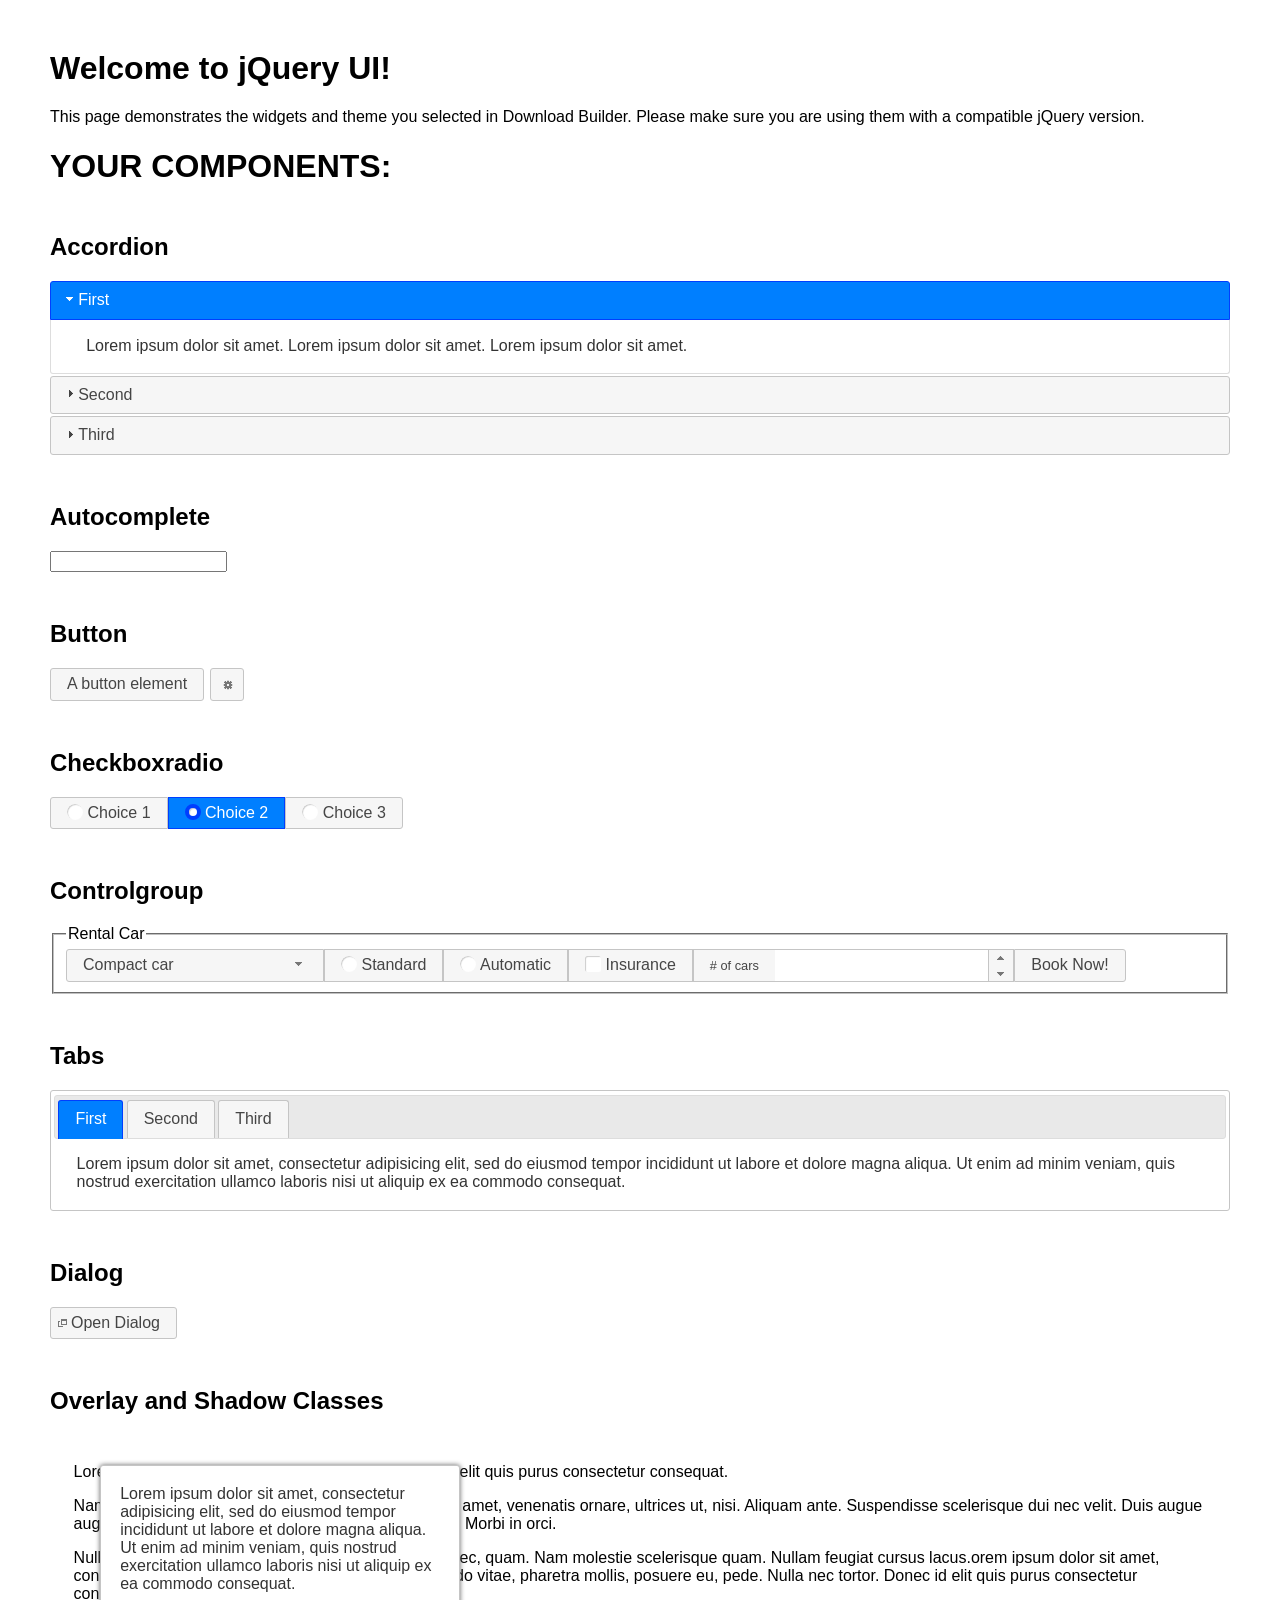
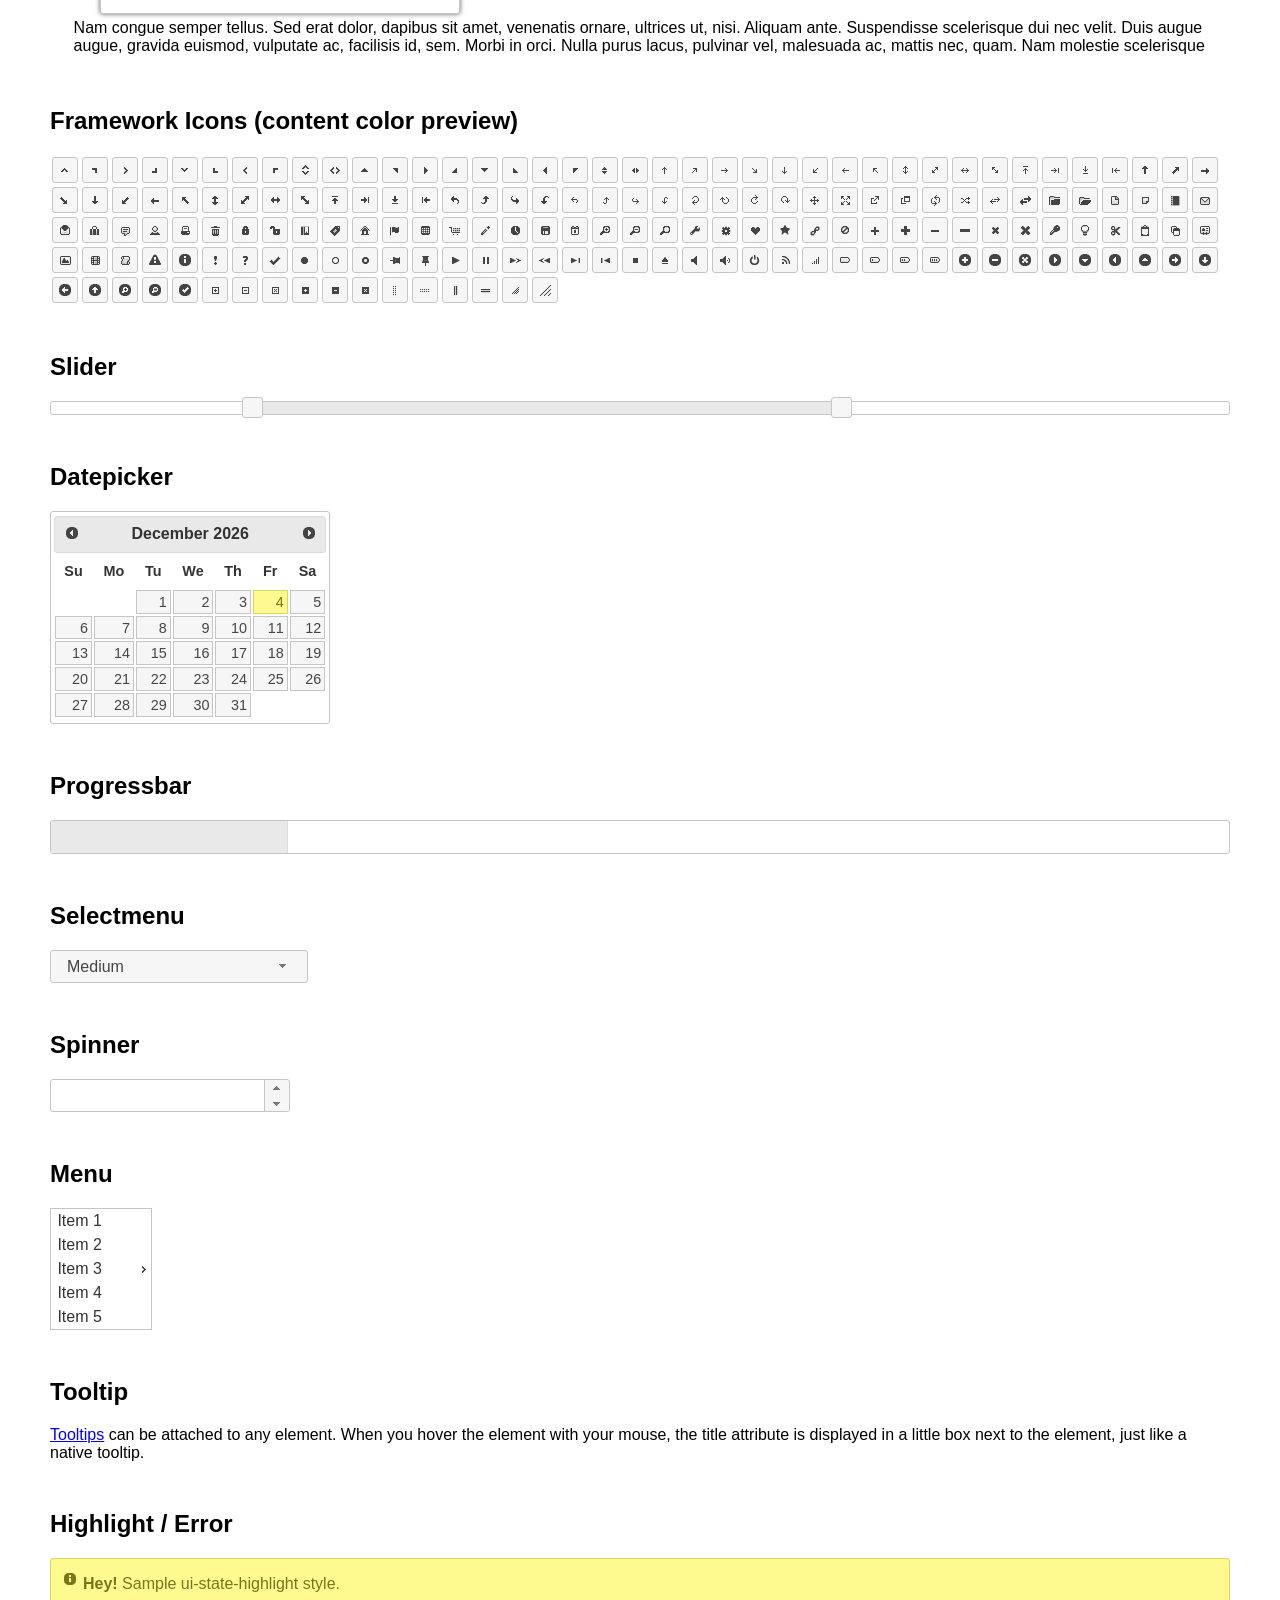
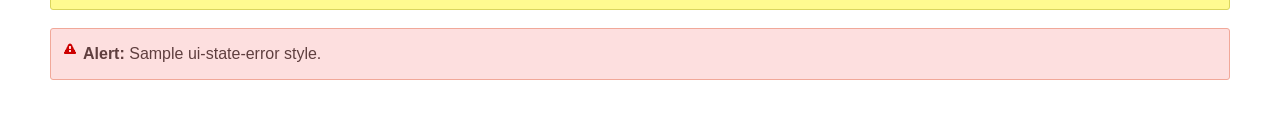
<file: vendor/jqueryui/index.html>
<!doctype html>
<html lang="us">
<head>
	<meta charset="utf-8">
	<title>jQuery UI Example Page</title>
	<link href="jquery-ui.css" rel="stylesheet">
	<style>
	body{
		font-family: "Trebuchet MS", sans-serif;
		margin: 50px;
	}
	.demoHeaders {
		margin-top: 2em;
	}
	#dialog-link {
		padding: .4em 1em .4em 20px;
		text-decoration: none;
		position: relative;
	}
	#dialog-link span.ui-icon {
		margin: 0 5px 0 0;
		position: absolute;
		left: .2em;
		top: 50%;
		margin-top: -8px;
	}
	#icons {
		margin: 0;
		padding: 0;
	}
	#icons li {
		margin: 2px;
		position: relative;
		padding: 4px 0;
		cursor: pointer;
		float: left;
		list-style: none;
	}
	#icons span.ui-icon {
		float: left;
		margin: 0 4px;
	}
	.fakewindowcontain .ui-widget-overlay {
		position: absolute;
	}
	select {
		width: 200px;
	}
	</style>
</head>
<body>

<h1>Welcome to jQuery UI!</h1>

<div class="ui-widget">
	<p>This page demonstrates the widgets and theme you selected in Download Builder. Please make sure you are using them with a compatible jQuery version.</p>
</div>

<h1>YOUR COMPONENTS:</h1>


<!-- Accordion -->
<h2 class="demoHeaders">Accordion</h2>
<div id="accordion">
	<h3>First</h3>
	<div>Lorem ipsum dolor sit amet. Lorem ipsum dolor sit amet. Lorem ipsum dolor sit amet.</div>
	<h3>Second</h3>
	<div>Phasellus mattis tincidunt nibh.</div>
	<h3>Third</h3>
	<div>Nam dui erat, auctor a, dignissim quis.</div>
</div>



<!-- Autocomplete -->
<h2 class="demoHeaders">Autocomplete</h2>
<div>
	<input id="autocomplete" title="type &quot;a&quot;">
</div>



<!-- Button -->
<h2 class="demoHeaders">Button</h2>
<button id="button">A button element</button>
<button id="button-icon">An icon-only button</button>



<!-- Checkboxradio -->
<h2 class="demoHeaders">Checkboxradio</h2>
<form style="margin-top: 1em;">
	<div id="radioset">
		<input type="radio" id="radio1" name="radio"><label for="radio1">Choice 1</label>
		<input type="radio" id="radio2" name="radio" checked="checked"><label for="radio2">Choice 2</label>
		<input type="radio" id="radio3" name="radio"><label for="radio3">Choice 3</label>
	</div>
</form>



<!-- Controlgroup -->
<h2 class="demoHeaders">Controlgroup</h2>
<fieldset>
	<legend>Rental Car</legend>
	<div id="controlgroup">
		<select id="car-type">
			<option>Compact car</option>
			<option>Midsize car</option>
			<option>Full size car</option>
			<option>SUV</option>
			<option>Luxury</option>
			<option>Truck</option>
			<option>Van</option>
		</select>
		<label for="transmission-standard">Standard</label>
		<input type="radio" name="transmission" id="transmission-standard">
		<label for="transmission-automatic">Automatic</label>
		<input type="radio" name="transmission" id="transmission-automatic">
		<label for="insurance">Insurance</label>
		<input type="checkbox" name="insurance" id="insurance">
		<label for="horizontal-spinner" class="ui-controlgroup-label"># of cars</label>
		<input id="horizontal-spinner" class="ui-spinner-input">
		<button>Book Now!</button>
	</div>
</fieldset>



<!-- Tabs -->
<h2 class="demoHeaders">Tabs</h2>
<div id="tabs">
	<ul>
		<li><a href="#tabs-1">First</a></li>
		<li><a href="#tabs-2">Second</a></li>
		<li><a href="#tabs-3">Third</a></li>
	</ul>
	<div id="tabs-1">Lorem ipsum dolor sit amet, consectetur adipisicing elit, sed do eiusmod tempor incididunt ut labore et dolore magna aliqua. Ut enim ad minim veniam, quis nostrud exercitation ullamco laboris nisi ut aliquip ex ea commodo consequat.</div>
	<div id="tabs-2">Phasellus mattis tincidunt nibh. Cras orci urna, blandit id, pretium vel, aliquet ornare, felis. Maecenas scelerisque sem non nisl. Fusce sed lorem in enim dictum bibendum.</div>
	<div id="tabs-3">Nam dui erat, auctor a, dignissim quis, sollicitudin eu, felis. Pellentesque nisi urna, interdum eget, sagittis et, consequat vestibulum, lacus. Mauris porttitor ullamcorper augue.</div>
</div>



<h2 class="demoHeaders">Dialog</h2>
<p>
	<button id="dialog-link" class="ui-button ui-corner-all ui-widget">
		<span class="ui-icon ui-icon-newwin"></span>Open Dialog
	</button>
</p>

<h2 class="demoHeaders">Overlay and Shadow Classes</h2>
<div style="position: relative; width: 96%; height: 200px; padding:1% 2%; overflow:hidden;" class="fakewindowcontain">
	<p>Lorem ipsum dolor sit amet,  Nulla nec tortor. Donec id elit quis purus consectetur consequat. </p><p>Nam congue semper tellus. Sed erat dolor, dapibus sit amet, venenatis ornare, ultrices ut, nisi. Aliquam ante. Suspendisse scelerisque dui nec velit. Duis augue augue, gravida euismod, vulputate ac, facilisis id, sem. Morbi in orci. </p><p>Nulla purus lacus, pulvinar vel, malesuada ac, mattis nec, quam. Nam molestie scelerisque quam. Nullam feugiat cursus lacus.orem ipsum dolor sit amet, consectetur adipiscing elit. Donec libero risus, commodo vitae, pharetra mollis, posuere eu, pede. Nulla nec tortor. Donec id elit quis purus consectetur consequat. </p><p>Nam congue semper tellus. Sed erat dolor, dapibus sit amet, venenatis ornare, ultrices ut, nisi. Aliquam ante. Suspendisse scelerisque dui nec velit. Duis augue augue, gravida euismod, vulputate ac, facilisis id, sem. Morbi in orci. Nulla purus lacus, pulvinar vel, malesuada ac, mattis nec, quam. Nam molestie scelerisque quam. </p><p>Nullam feugiat cursus lacus.orem ipsum dolor sit amet, consectetur adipiscing elit. Donec libero risus, commodo vitae, pharetra mollis, posuere eu, pede. Nulla nec tortor. Donec id elit quis purus consectetur consequat. Nam congue semper tellus. Sed erat dolor, dapibus sit amet, venenatis ornare, ultrices ut, nisi. Aliquam ante. </p><p>Suspendisse scelerisque dui nec velit. Duis augue augue, gravida euismod, vulputate ac, facilisis id, sem. Morbi in orci. Nulla purus lacus, pulvinar vel, malesuada ac, mattis nec, quam. Nam molestie scelerisque quam. Nullam feugiat cursus lacus.orem ipsum dolor sit amet, consectetur adipiscing elit. Donec libero risus, commodo vitae, pharetra mollis, posuere eu, pede. Nulla nec tortor. Donec id elit quis purus consectetur consequat. Nam congue semper tellus. Sed erat dolor, dapibus sit amet, venenatis ornare, ultrices ut, nisi. </p>

	<!-- ui-dialog -->
	<div class="ui-widget-overlay ui-front"></div>
	<div style="position: absolute; width: 320px; left: 50px; top: 30px; padding: 1.2em" class="ui-widget ui-front ui-widget-content ui-corner-all ui-widget-shadow">
		Lorem ipsum dolor sit amet, consectetur adipisicing elit, sed do eiusmod tempor incididunt ut labore et dolore magna aliqua. Ut enim ad minim veniam, quis nostrud exercitation ullamco laboris nisi ut aliquip ex ea commodo consequat.
	</div>

</div>

<!-- ui-dialog -->
<div id="dialog" title="Dialog Title">
	<p>Lorem ipsum dolor sit amet, consectetur adipisicing elit, sed do eiusmod tempor incididunt ut labore et dolore magna aliqua. Ut enim ad minim veniam, quis nostrud exercitation ullamco laboris nisi ut aliquip ex ea commodo consequat.</p>
</div>



<h2 class="demoHeaders">Framework Icons (content color preview)</h2>
<ul id="icons" class="ui-widget ui-helper-clearfix">
	<li class="ui-state-default ui-corner-all" title=".ui-icon-caret-1-n"><span class="ui-icon ui-icon-caret-1-n"></span></li>
	<li class="ui-state-default ui-corner-all" title=".ui-icon-caret-1-ne"><span class="ui-icon ui-icon-caret-1-ne"></span></li>
	<li class="ui-state-default ui-corner-all" title=".ui-icon-caret-1-e"><span class="ui-icon ui-icon-caret-1-e"></span></li>
	<li class="ui-state-default ui-corner-all" title=".ui-icon-caret-1-se"><span class="ui-icon ui-icon-caret-1-se"></span></li>
	<li class="ui-state-default ui-corner-all" title=".ui-icon-caret-1-s"><span class="ui-icon ui-icon-caret-1-s"></span></li>
	<li class="ui-state-default ui-corner-all" title=".ui-icon-caret-1-sw"><span class="ui-icon ui-icon-caret-1-sw"></span></li>
	<li class="ui-state-default ui-corner-all" title=".ui-icon-caret-1-w"><span class="ui-icon ui-icon-caret-1-w"></span></li>
	<li class="ui-state-default ui-corner-all" title=".ui-icon-caret-1-nw"><span class="ui-icon ui-icon-caret-1-nw"></span></li>
	<li class="ui-state-default ui-corner-all" title=".ui-icon-caret-2-n-s"><span class="ui-icon ui-icon-caret-2-n-s"></span></li>
	<li class="ui-state-default ui-corner-all" title=".ui-icon-caret-2-e-w"><span class="ui-icon ui-icon-caret-2-e-w"></span></li>
	<li class="ui-state-default ui-corner-all" title=".ui-icon-triangle-1-n"><span class="ui-icon ui-icon-triangle-1-n"></span></li>
	<li class="ui-state-default ui-corner-all" title=".ui-icon-triangle-1-ne"><span class="ui-icon ui-icon-triangle-1-ne"></span></li>
	<li class="ui-state-default ui-corner-all" title=".ui-icon-triangle-1-e"><span class="ui-icon ui-icon-triangle-1-e"></span></li>
	<li class="ui-state-default ui-corner-all" title=".ui-icon-triangle-1-se"><span class="ui-icon ui-icon-triangle-1-se"></span></li>
	<li class="ui-state-default ui-corner-all" title=".ui-icon-triangle-1-s"><span class="ui-icon ui-icon-triangle-1-s"></span></li>
	<li class="ui-state-default ui-corner-all" title=".ui-icon-triangle-1-sw"><span class="ui-icon ui-icon-triangle-1-sw"></span></li>
	<li class="ui-state-default ui-corner-all" title=".ui-icon-triangle-1-w"><span class="ui-icon ui-icon-triangle-1-w"></span></li>
	<li class="ui-state-default ui-corner-all" title=".ui-icon-triangle-1-nw"><span class="ui-icon ui-icon-triangle-1-nw"></span></li>
	<li class="ui-state-default ui-corner-all" title=".ui-icon-triangle-2-n-s"><span class="ui-icon ui-icon-triangle-2-n-s"></span></li>
	<li class="ui-state-default ui-corner-all" title=".ui-icon-triangle-2-e-w"><span class="ui-icon ui-icon-triangle-2-e-w"></span></li>
	<li class="ui-state-default ui-corner-all" title=".ui-icon-arrow-1-n"><span class="ui-icon ui-icon-arrow-1-n"></span></li>
	<li class="ui-state-default ui-corner-all" title=".ui-icon-arrow-1-ne"><span class="ui-icon ui-icon-arrow-1-ne"></span></li>
	<li class="ui-state-default ui-corner-all" title=".ui-icon-arrow-1-e"><span class="ui-icon ui-icon-arrow-1-e"></span></li>
	<li class="ui-state-default ui-corner-all" title=".ui-icon-arrow-1-se"><span class="ui-icon ui-icon-arrow-1-se"></span></li>
	<li class="ui-state-default ui-corner-all" title=".ui-icon-arrow-1-s"><span class="ui-icon ui-icon-arrow-1-s"></span></li>
	<li class="ui-state-default ui-corner-all" title=".ui-icon-arrow-1-sw"><span class="ui-icon ui-icon-arrow-1-sw"></span></li>
	<li class="ui-state-default ui-corner-all" title=".ui-icon-arrow-1-w"><span class="ui-icon ui-icon-arrow-1-w"></span></li>
	<li class="ui-state-default ui-corner-all" title=".ui-icon-arrow-1-nw"><span class="ui-icon ui-icon-arrow-1-nw"></span></li>
	<li class="ui-state-default ui-corner-all" title=".ui-icon-arrow-2-n-s"><span class="ui-icon ui-icon-arrow-2-n-s"></span></li>
	<li class="ui-state-default ui-corner-all" title=".ui-icon-arrow-2-ne-sw"><span class="ui-icon ui-icon-arrow-2-ne-sw"></span></li>
	<li class="ui-state-default ui-corner-all" title=".ui-icon-arrow-2-e-w"><span class="ui-icon ui-icon-arrow-2-e-w"></span></li>
	<li class="ui-state-default ui-corner-all" title=".ui-icon-arrow-2-se-nw"><span class="ui-icon ui-icon-arrow-2-se-nw"></span></li>
	<li class="ui-state-default ui-corner-all" title=".ui-icon-arrowstop-1-n"><span class="ui-icon ui-icon-arrowstop-1-n"></span></li>
	<li class="ui-state-default ui-corner-all" title=".ui-icon-arrowstop-1-e"><span class="ui-icon ui-icon-arrowstop-1-e"></span></li>
	<li class="ui-state-default ui-corner-all" title=".ui-icon-arrowstop-1-s"><span class="ui-icon ui-icon-arrowstop-1-s"></span></li>
	<li class="ui-state-default ui-corner-all" title=".ui-icon-arrowstop-1-w"><span class="ui-icon ui-icon-arrowstop-1-w"></span></li>
	<li class="ui-state-default ui-corner-all" title=".ui-icon-arrowthick-1-n"><span class="ui-icon ui-icon-arrowthick-1-n"></span></li>
	<li class="ui-state-default ui-corner-all" title=".ui-icon-arrowthick-1-ne"><span class="ui-icon ui-icon-arrowthick-1-ne"></span></li>
	<li class="ui-state-default ui-corner-all" title=".ui-icon-arrowthick-1-e"><span class="ui-icon ui-icon-arrowthick-1-e"></span></li>
	<li class="ui-state-default ui-corner-all" title=".ui-icon-arrowthick-1-se"><span class="ui-icon ui-icon-arrowthick-1-se"></span></li>
	<li class="ui-state-default ui-corner-all" title=".ui-icon-arrowthick-1-s"><span class="ui-icon ui-icon-arrowthick-1-s"></span></li>
	<li class="ui-state-default ui-corner-all" title=".ui-icon-arrowthick-1-sw"><span class="ui-icon ui-icon-arrowthick-1-sw"></span></li>
	<li class="ui-state-default ui-corner-all" title=".ui-icon-arrowthick-1-w"><span class="ui-icon ui-icon-arrowthick-1-w"></span></li>
	<li class="ui-state-default ui-corner-all" title=".ui-icon-arrowthick-1-nw"><span class="ui-icon ui-icon-arrowthick-1-nw"></span></li>
	<li class="ui-state-default ui-corner-all" title=".ui-icon-arrowthick-2-n-s"><span class="ui-icon ui-icon-arrowthick-2-n-s"></span></li>
	<li class="ui-state-default ui-corner-all" title=".ui-icon-arrowthick-2-ne-sw"><span class="ui-icon ui-icon-arrowthick-2-ne-sw"></span></li>
	<li class="ui-state-default ui-corner-all" title=".ui-icon-arrowthick-2-e-w"><span class="ui-icon ui-icon-arrowthick-2-e-w"></span></li>
	<li class="ui-state-default ui-corner-all" title=".ui-icon-arrowthick-2-se-nw"><span class="ui-icon ui-icon-arrowthick-2-se-nw"></span></li>
	<li class="ui-state-default ui-corner-all" title=".ui-icon-arrowthickstop-1-n"><span class="ui-icon ui-icon-arrowthickstop-1-n"></span></li>
	<li class="ui-state-default ui-corner-all" title=".ui-icon-arrowthickstop-1-e"><span class="ui-icon ui-icon-arrowthickstop-1-e"></span></li>
	<li class="ui-state-default ui-corner-all" title=".ui-icon-arrowthickstop-1-s"><span class="ui-icon ui-icon-arrowthickstop-1-s"></span></li>
	<li class="ui-state-default ui-corner-all" title=".ui-icon-arrowthickstop-1-w"><span class="ui-icon ui-icon-arrowthickstop-1-w"></span></li>
	<li class="ui-state-default ui-corner-all" title=".ui-icon-arrowreturnthick-1-w"><span class="ui-icon ui-icon-arrowreturnthick-1-w"></span></li>
	<li class="ui-state-default ui-corner-all" title=".ui-icon-arrowreturnthick-1-n"><span class="ui-icon ui-icon-arrowreturnthick-1-n"></span></li>
	<li class="ui-state-default ui-corner-all" title=".ui-icon-arrowreturnthick-1-e"><span class="ui-icon ui-icon-arrowreturnthick-1-e"></span></li>
	<li class="ui-state-default ui-corner-all" title=".ui-icon-arrowreturnthick-1-s"><span class="ui-icon ui-icon-arrowreturnthick-1-s"></span></li>
	<li class="ui-state-default ui-corner-all" title=".ui-icon-arrowreturn-1-w"><span class="ui-icon ui-icon-arrowreturn-1-w"></span></li>
	<li class="ui-state-default ui-corner-all" title=".ui-icon-arrowreturn-1-n"><span class="ui-icon ui-icon-arrowreturn-1-n"></span></li>
	<li class="ui-state-default ui-corner-all" title=".ui-icon-arrowreturn-1-e"><span class="ui-icon ui-icon-arrowreturn-1-e"></span></li>
	<li class="ui-state-default ui-corner-all" title=".ui-icon-arrowreturn-1-s"><span class="ui-icon ui-icon-arrowreturn-1-s"></span></li>
	<li class="ui-state-default ui-corner-all" title=".ui-icon-arrowrefresh-1-w"><span class="ui-icon ui-icon-arrowrefresh-1-w"></span></li>
	<li class="ui-state-default ui-corner-all" title=".ui-icon-arrowrefresh-1-n"><span class="ui-icon ui-icon-arrowrefresh-1-n"></span></li>
	<li class="ui-state-default ui-corner-all" title=".ui-icon-arrowrefresh-1-e"><span class="ui-icon ui-icon-arrowrefresh-1-e"></span></li>
	<li class="ui-state-default ui-corner-all" title=".ui-icon-arrowrefresh-1-s"><span class="ui-icon ui-icon-arrowrefresh-1-s"></span></li>
	<li class="ui-state-default ui-corner-all" title=".ui-icon-arrow-4"><span class="ui-icon ui-icon-arrow-4"></span></li>
	<li class="ui-state-default ui-corner-all" title=".ui-icon-arrow-4-diag"><span class="ui-icon ui-icon-arrow-4-diag"></span></li>
	<li class="ui-state-default ui-corner-all" title=".ui-icon-extlink"><span class="ui-icon ui-icon-extlink"></span></li>
	<li class="ui-state-default ui-corner-all" title=".ui-icon-newwin"><span class="ui-icon ui-icon-newwin"></span></li>
	<li class="ui-state-default ui-corner-all" title=".ui-icon-refresh"><span class="ui-icon ui-icon-refresh"></span></li>
	<li class="ui-state-default ui-corner-all" title=".ui-icon-shuffle"><span class="ui-icon ui-icon-shuffle"></span></li>
	<li class="ui-state-default ui-corner-all" title=".ui-icon-transfer-e-w"><span class="ui-icon ui-icon-transfer-e-w"></span></li>
	<li class="ui-state-default ui-corner-all" title=".ui-icon-transferthick-e-w"><span class="ui-icon ui-icon-transferthick-e-w"></span></li>
	<li class="ui-state-default ui-corner-all" title=".ui-icon-folder-collapsed"><span class="ui-icon ui-icon-folder-collapsed"></span></li>
	<li class="ui-state-default ui-corner-all" title=".ui-icon-folder-open"><span class="ui-icon ui-icon-folder-open"></span></li>
	<li class="ui-state-default ui-corner-all" title=".ui-icon-document"><span class="ui-icon ui-icon-document"></span></li>
	<li class="ui-state-default ui-corner-all" title=".ui-icon-document-b"><span class="ui-icon ui-icon-document-b"></span></li>
	<li class="ui-state-default ui-corner-all" title=".ui-icon-note"><span class="ui-icon ui-icon-note"></span></li>
	<li class="ui-state-default ui-corner-all" title=".ui-icon-mail-closed"><span class="ui-icon ui-icon-mail-closed"></span></li>
	<li class="ui-state-default ui-corner-all" title=".ui-icon-mail-open"><span class="ui-icon ui-icon-mail-open"></span></li>
	<li class="ui-state-default ui-corner-all" title=".ui-icon-suitcase"><span class="ui-icon ui-icon-suitcase"></span></li>
	<li class="ui-state-default ui-corner-all" title=".ui-icon-comment"><span class="ui-icon ui-icon-comment"></span></li>
	<li class="ui-state-default ui-corner-all" title=".ui-icon-person"><span class="ui-icon ui-icon-person"></span></li>
	<li class="ui-state-default ui-corner-all" title=".ui-icon-print"><span class="ui-icon ui-icon-print"></span></li>
	<li class="ui-state-default ui-corner-all" title=".ui-icon-trash"><span class="ui-icon ui-icon-trash"></span></li>
	<li class="ui-state-default ui-corner-all" title=".ui-icon-locked"><span class="ui-icon ui-icon-locked"></span></li>
	<li class="ui-state-default ui-corner-all" title=".ui-icon-unlocked"><span class="ui-icon ui-icon-unlocked"></span></li>
	<li class="ui-state-default ui-corner-all" title=".ui-icon-bookmark"><span class="ui-icon ui-icon-bookmark"></span></li>
	<li class="ui-state-default ui-corner-all" title=".ui-icon-tag"><span class="ui-icon ui-icon-tag"></span></li>
	<li class="ui-state-default ui-corner-all" title=".ui-icon-home"><span class="ui-icon ui-icon-home"></span></li>
	<li class="ui-state-default ui-corner-all" title=".ui-icon-flag"><span class="ui-icon ui-icon-flag"></span></li>
	<li class="ui-state-default ui-corner-all" title=".ui-icon-calculator"><span class="ui-icon ui-icon-calculator"></span></li>
	<li class="ui-state-default ui-corner-all" title=".ui-icon-cart"><span class="ui-icon ui-icon-cart"></span></li>
	<li class="ui-state-default ui-corner-all" title=".ui-icon-pencil"><span class="ui-icon ui-icon-pencil"></span></li>
	<li class="ui-state-default ui-corner-all" title=".ui-icon-clock"><span class="ui-icon ui-icon-clock"></span></li>
	<li class="ui-state-default ui-corner-all" title=".ui-icon-disk"><span class="ui-icon ui-icon-disk"></span></li>
	<li class="ui-state-default ui-corner-all" title=".ui-icon-calendar"><span class="ui-icon ui-icon-calendar"></span></li>
	<li class="ui-state-default ui-corner-all" title=".ui-icon-zoomin"><span class="ui-icon ui-icon-zoomin"></span></li>
	<li class="ui-state-default ui-corner-all" title=".ui-icon-zoomout"><span class="ui-icon ui-icon-zoomout"></span></li>
	<li class="ui-state-default ui-corner-all" title=".ui-icon-search"><span class="ui-icon ui-icon-search"></span></li>
	<li class="ui-state-default ui-corner-all" title=".ui-icon-wrench"><span class="ui-icon ui-icon-wrench"></span></li>
	<li class="ui-state-default ui-corner-all" title=".ui-icon-gear"><span class="ui-icon ui-icon-gear"></span></li>
	<li class="ui-state-default ui-corner-all" title=".ui-icon-heart"><span class="ui-icon ui-icon-heart"></span></li>
	<li class="ui-state-default ui-corner-all" title=".ui-icon-star"><span class="ui-icon ui-icon-star"></span></li>
	<li class="ui-state-default ui-corner-all" title=".ui-icon-link"><span class="ui-icon ui-icon-link"></span></li>
	<li class="ui-state-default ui-corner-all" title=".ui-icon-cancel"><span class="ui-icon ui-icon-cancel"></span></li>
	<li class="ui-state-default ui-corner-all" title=".ui-icon-plus"><span class="ui-icon ui-icon-plus"></span></li>
	<li class="ui-state-default ui-corner-all" title=".ui-icon-plusthick"><span class="ui-icon ui-icon-plusthick"></span></li>
	<li class="ui-state-default ui-corner-all" title=".ui-icon-minus"><span class="ui-icon ui-icon-minus"></span></li>
	<li class="ui-state-default ui-corner-all" title=".ui-icon-minusthick"><span class="ui-icon ui-icon-minusthick"></span></li>
	<li class="ui-state-default ui-corner-all" title=".ui-icon-close"><span class="ui-icon ui-icon-close"></span></li>
	<li class="ui-state-default ui-corner-all" title=".ui-icon-closethick"><span class="ui-icon ui-icon-closethick"></span></li>
	<li class="ui-state-default ui-corner-all" title=".ui-icon-key"><span class="ui-icon ui-icon-key"></span></li>
	<li class="ui-state-default ui-corner-all" title=".ui-icon-lightbulb"><span class="ui-icon ui-icon-lightbulb"></span></li>
	<li class="ui-state-default ui-corner-all" title=".ui-icon-scissors"><span class="ui-icon ui-icon-scissors"></span></li>
	<li class="ui-state-default ui-corner-all" title=".ui-icon-clipboard"><span class="ui-icon ui-icon-clipboard"></span></li>
	<li class="ui-state-default ui-corner-all" title=".ui-icon-copy"><span class="ui-icon ui-icon-copy"></span></li>
	<li class="ui-state-default ui-corner-all" title=".ui-icon-contact"><span class="ui-icon ui-icon-contact"></span></li>
	<li class="ui-state-default ui-corner-all" title=".ui-icon-image"><span class="ui-icon ui-icon-image"></span></li>
	<li class="ui-state-default ui-corner-all" title=".ui-icon-video"><span class="ui-icon ui-icon-video"></span></li>
	<li class="ui-state-default ui-corner-all" title=".ui-icon-script"><span class="ui-icon ui-icon-script"></span></li>
	<li class="ui-state-default ui-corner-all" title=".ui-icon-alert"><span class="ui-icon ui-icon-alert"></span></li>
	<li class="ui-state-default ui-corner-all" title=".ui-icon-info"><span class="ui-icon ui-icon-info"></span></li>
	<li class="ui-state-default ui-corner-all" title=".ui-icon-notice"><span class="ui-icon ui-icon-notice"></span></li>
	<li class="ui-state-default ui-corner-all" title=".ui-icon-help"><span class="ui-icon ui-icon-help"></span></li>
	<li class="ui-state-default ui-corner-all" title=".ui-icon-check"><span class="ui-icon ui-icon-check"></span></li>
	<li class="ui-state-default ui-corner-all" title=".ui-icon-bullet"><span class="ui-icon ui-icon-bullet"></span></li>
	<li class="ui-state-default ui-corner-all" title=".ui-icon-radio-off"><span class="ui-icon ui-icon-radio-off"></span></li>
	<li class="ui-state-default ui-corner-all" title=".ui-icon-radio-on"><span class="ui-icon ui-icon-radio-on"></span></li>
	<li class="ui-state-default ui-corner-all" title=".ui-icon-pin-w"><span class="ui-icon ui-icon-pin-w"></span></li>
	<li class="ui-state-default ui-corner-all" title=".ui-icon-pin-s"><span class="ui-icon ui-icon-pin-s"></span></li>
	<li class="ui-state-default ui-corner-all" title=".ui-icon-play"><span class="ui-icon ui-icon-play"></span></li>
	<li class="ui-state-default ui-corner-all" title=".ui-icon-pause"><span class="ui-icon ui-icon-pause"></span></li>
	<li class="ui-state-default ui-corner-all" title=".ui-icon-seek-next"><span class="ui-icon ui-icon-seek-next"></span></li>
	<li class="ui-state-default ui-corner-all" title=".ui-icon-seek-prev"><span class="ui-icon ui-icon-seek-prev"></span></li>
	<li class="ui-state-default ui-corner-all" title=".ui-icon-seek-end"><span class="ui-icon ui-icon-seek-end"></span></li>
	<li class="ui-state-default ui-corner-all" title=".ui-icon-seek-first"><span class="ui-icon ui-icon-seek-first"></span></li>
	<li class="ui-state-default ui-corner-all" title=".ui-icon-stop"><span class="ui-icon ui-icon-stop"></span></li>
	<li class="ui-state-default ui-corner-all" title=".ui-icon-eject"><span class="ui-icon ui-icon-eject"></span></li>
	<li class="ui-state-default ui-corner-all" title=".ui-icon-volume-off"><span class="ui-icon ui-icon-volume-off"></span></li>
	<li class="ui-state-default ui-corner-all" title=".ui-icon-volume-on"><span class="ui-icon ui-icon-volume-on"></span></li>
	<li class="ui-state-default ui-corner-all" title=".ui-icon-power"><span class="ui-icon ui-icon-power"></span></li>
	<li class="ui-state-default ui-corner-all" title=".ui-icon-signal-diag"><span class="ui-icon ui-icon-signal-diag"></span></li>
	<li class="ui-state-default ui-corner-all" title=".ui-icon-signal"><span class="ui-icon ui-icon-signal"></span></li>
	<li class="ui-state-default ui-corner-all" title=".ui-icon-battery-0"><span class="ui-icon ui-icon-battery-0"></span></li>
	<li class="ui-state-default ui-corner-all" title=".ui-icon-battery-1"><span class="ui-icon ui-icon-battery-1"></span></li>
	<li class="ui-state-default ui-corner-all" title=".ui-icon-battery-2"><span class="ui-icon ui-icon-battery-2"></span></li>
	<li class="ui-state-default ui-corner-all" title=".ui-icon-battery-3"><span class="ui-icon ui-icon-battery-3"></span></li>
	<li class="ui-state-default ui-corner-all" title=".ui-icon-circle-plus"><span class="ui-icon ui-icon-circle-plus"></span></li>
	<li class="ui-state-default ui-corner-all" title=".ui-icon-circle-minus"><span class="ui-icon ui-icon-circle-minus"></span></li>
	<li class="ui-state-default ui-corner-all" title=".ui-icon-circle-close"><span class="ui-icon ui-icon-circle-close"></span></li>
	<li class="ui-state-default ui-corner-all" title=".ui-icon-circle-triangle-e"><span class="ui-icon ui-icon-circle-triangle-e"></span></li>
	<li class="ui-state-default ui-corner-all" title=".ui-icon-circle-triangle-s"><span class="ui-icon ui-icon-circle-triangle-s"></span></li>
	<li class="ui-state-default ui-corner-all" title=".ui-icon-circle-triangle-w"><span class="ui-icon ui-icon-circle-triangle-w"></span></li>
	<li class="ui-state-default ui-corner-all" title=".ui-icon-circle-triangle-n"><span class="ui-icon ui-icon-circle-triangle-n"></span></li>
	<li class="ui-state-default ui-corner-all" title=".ui-icon-circle-arrow-e"><span class="ui-icon ui-icon-circle-arrow-e"></span></li>
	<li class="ui-state-default ui-corner-all" title=".ui-icon-circle-arrow-s"><span class="ui-icon ui-icon-circle-arrow-s"></span></li>
	<li class="ui-state-default ui-corner-all" title=".ui-icon-circle-arrow-w"><span class="ui-icon ui-icon-circle-arrow-w"></span></li>
	<li class="ui-state-default ui-corner-all" title=".ui-icon-circle-arrow-n"><span class="ui-icon ui-icon-circle-arrow-n"></span></li>
	<li class="ui-state-default ui-corner-all" title=".ui-icon-circle-zoomin"><span class="ui-icon ui-icon-circle-zoomin"></span></li>
	<li class="ui-state-default ui-corner-all" title=".ui-icon-circle-zoomout"><span class="ui-icon ui-icon-circle-zoomout"></span></li>
	<li class="ui-state-default ui-corner-all" title=".ui-icon-circle-check"><span class="ui-icon ui-icon-circle-check"></span></li>
	<li class="ui-state-default ui-corner-all" title=".ui-icon-circlesmall-plus"><span class="ui-icon ui-icon-circlesmall-plus"></span></li>
	<li class="ui-state-default ui-corner-all" title=".ui-icon-circlesmall-minus"><span class="ui-icon ui-icon-circlesmall-minus"></span></li>
	<li class="ui-state-default ui-corner-all" title=".ui-icon-circlesmall-close"><span class="ui-icon ui-icon-circlesmall-close"></span></li>
	<li class="ui-state-default ui-corner-all" title=".ui-icon-squaresmall-plus"><span class="ui-icon ui-icon-squaresmall-plus"></span></li>
	<li class="ui-state-default ui-corner-all" title=".ui-icon-squaresmall-minus"><span class="ui-icon ui-icon-squaresmall-minus"></span></li>
	<li class="ui-state-default ui-corner-all" title=".ui-icon-squaresmall-close"><span class="ui-icon ui-icon-squaresmall-close"></span></li>
	<li class="ui-state-default ui-corner-all" title=".ui-icon-grip-dotted-vertical"><span class="ui-icon ui-icon-grip-dotted-vertical"></span></li>
	<li class="ui-state-default ui-corner-all" title=".ui-icon-grip-dotted-horizontal"><span class="ui-icon ui-icon-grip-dotted-horizontal"></span></li>
	<li class="ui-state-default ui-corner-all" title=".ui-icon-grip-solid-vertical"><span class="ui-icon ui-icon-grip-solid-vertical"></span></li>
	<li class="ui-state-default ui-corner-all" title=".ui-icon-grip-solid-horizontal"><span class="ui-icon ui-icon-grip-solid-horizontal"></span></li>
	<li class="ui-state-default ui-corner-all" title=".ui-icon-gripsmall-diagonal-se"><span class="ui-icon ui-icon-gripsmall-diagonal-se"></span></li>
	<li class="ui-state-default ui-corner-all" title=".ui-icon-grip-diagonal-se"><span class="ui-icon ui-icon-grip-diagonal-se"></span></li>
</ul>


<!-- Slider -->
<h2 class="demoHeaders">Slider</h2>
<div id="slider"></div>



<!-- Datepicker -->
<h2 class="demoHeaders">Datepicker</h2>
<div id="datepicker"></div>



<!-- Progressbar -->
<h2 class="demoHeaders">Progressbar</h2>
<div id="progressbar"></div>



<!-- Progressbar -->
<h2 class="demoHeaders">Selectmenu</h2>
<select id="selectmenu">
	<option>Slower</option>
	<option>Slow</option>
	<option selected="selected">Medium</option>
	<option>Fast</option>
	<option>Faster</option>
</select>



<!-- Spinner -->
<h2 class="demoHeaders">Spinner</h2>
<input id="spinner">



<!-- Menu -->
<h2 class="demoHeaders">Menu</h2>
<ul style="width:100px;" id="menu">
	<li><div>Item 1</div></li>
	<li><div>Item 2</div></li>
	<li><div>Item 3</div>
		<ul>
			<li><div>Item 3-1</div></li>
			<li><div>Item 3-2</div></li>
			<li><div>Item 3-3</div></li>
			<li><div>Item 3-4</div></li>
			<li><div>Item 3-5</div></li>
		</ul>
	</li>
	<li><div>Item 4</div></li>
	<li><div>Item 5</div></li>
</ul>



<!-- Tooltip -->
<h2 class="demoHeaders">Tooltip</h2>
<p id="tooltip">
	<a href="#" title="That&apos;s what this widget is">Tooltips</a> can be attached to any element. When you hover
the element with your mouse, the title attribute is displayed in a little box next to the element, just like a native tooltip.
</p>


<!-- Highlight / Error -->
<h2 class="demoHeaders">Highlight / Error</h2>
<div class="ui-widget">
	<div class="ui-state-highlight ui-corner-all" style="margin-top: 20px; padding: 0 .7em;">
		<p><span class="ui-icon ui-icon-info" style="float: left; margin-right: .3em;"></span>
		<strong>Hey!</strong> Sample ui-state-highlight style.</p>
	</div>
</div>
<br>
<div class="ui-widget">
	<div class="ui-state-error ui-corner-all" style="padding: 0 .7em;">
		<p><span class="ui-icon ui-icon-alert" style="float: left; margin-right: .3em;"></span>
		<strong>Alert:</strong> Sample ui-state-error style.</p>
	</div>
</div>

<script src="external/jquery/jquery.js"></script>
<script src="jquery-ui.js"></script>
<script>

$( "#accordion" ).accordion();



var availableTags = [
	"ActionScript",
	"AppleScript",
	"Asp",
	"BASIC",
	"C",
	"C++",
	"Clojure",
	"COBOL",
	"ColdFusion",
	"Erlang",
	"Fortran",
	"Groovy",
	"Haskell",
	"Java",
	"JavaScript",
	"Lisp",
	"Perl",
	"PHP",
	"Python",
	"Ruby",
	"Scala",
	"Scheme"
];
$( "#autocomplete" ).autocomplete({
	source: availableTags
});



$( "#button" ).button();
$( "#button-icon" ).button({
	icon: "ui-icon-gear",
	showLabel: false
});



$( "#radioset" ).buttonset();



$( "#controlgroup" ).controlgroup();



$( "#tabs" ).tabs();



$( "#dialog" ).dialog({
	autoOpen: false,
	width: 400,
	buttons: [
		{
			text: "Ok",
			click: function() {
				$( this ).dialog( "close" );
			}
		},
		{
			text: "Cancel",
			click: function() {
				$( this ).dialog( "close" );
			}
		}
	]
});

// Link to open the dialog
$( "#dialog-link" ).click(function( event ) {
	$( "#dialog" ).dialog( "open" );
	event.preventDefault();
});



$( "#datepicker" ).datepicker({
	inline: true
});



$( "#slider" ).slider({
	range: true,
	values: [ 17, 67 ]
});



$( "#progressbar" ).progressbar({
	value: 20
});



$( "#spinner" ).spinner();



$( "#menu" ).menu();



$( "#tooltip" ).tooltip();



$( "#selectmenu" ).selectmenu();


// Hover states on the static widgets
$( "#dialog-link, #icons li" ).hover(
	function() {
		$( this ).addClass( "ui-state-hover" );
	},
	function() {
		$( this ).removeClass( "ui-state-hover" );
	}
);
</script>
</body>
</html>
</file>
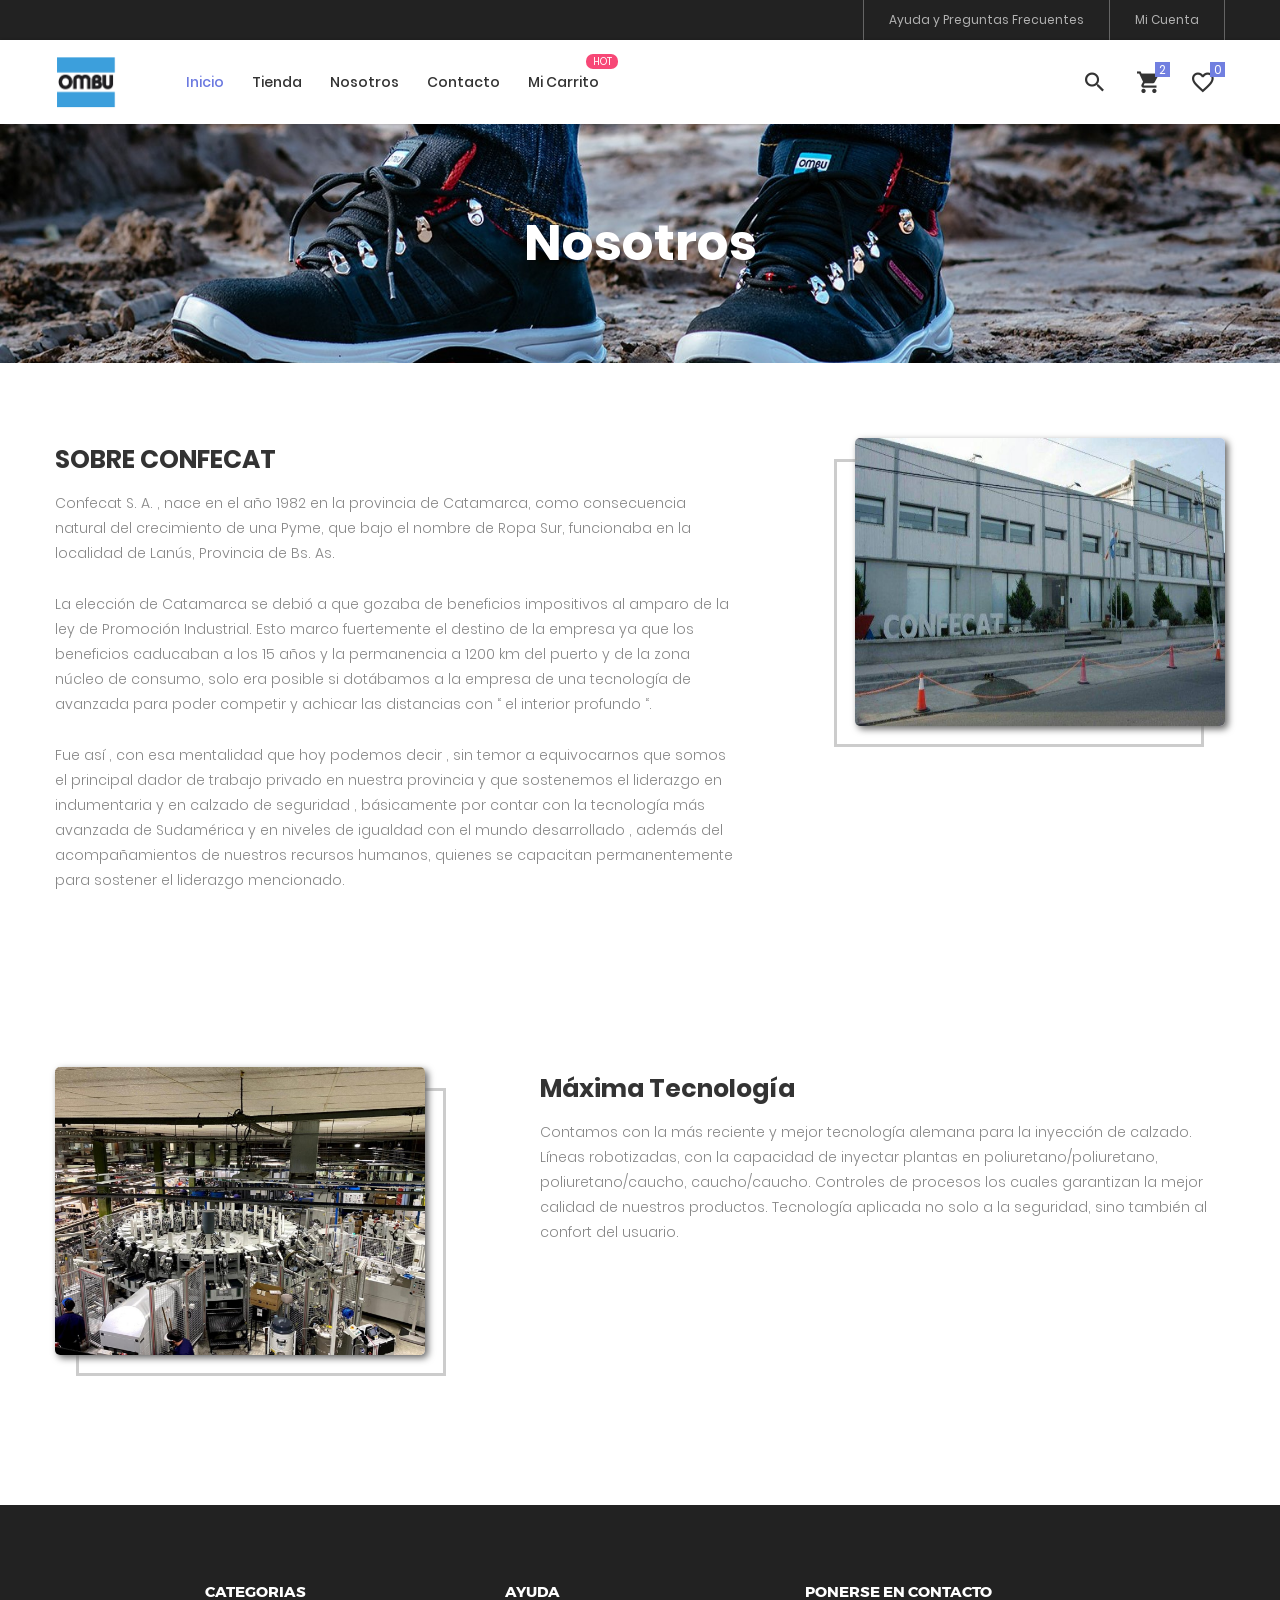
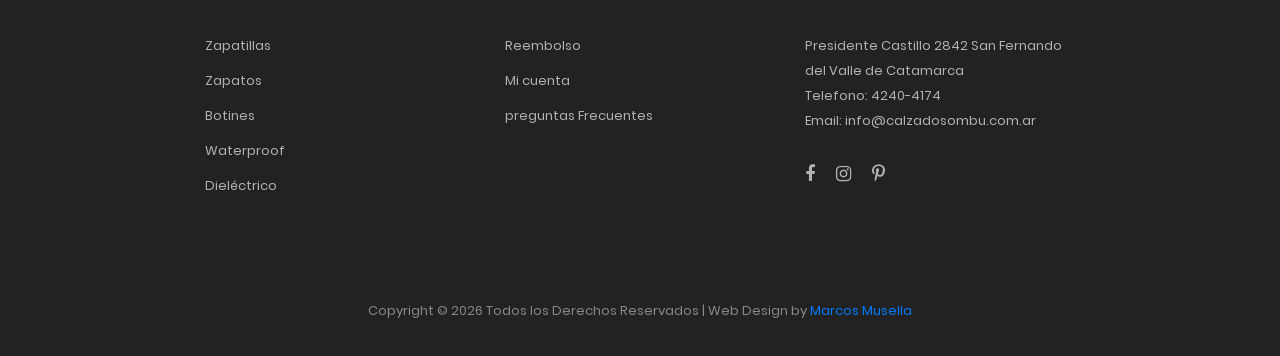
<file: about.html>
<!DOCTYPE html>
<html lang="en">

<head>
	<title>About</title>
	<meta charset="UTF-8">
	<meta name="viewport" content="width=device-width, initial-scale=1">
	<!--===============================================================================================-->
	<link rel="icon" type="image/png" href="images/icons/favicon.png" />
	<!--===============================================================================================-->
	<link rel="stylesheet" type="text/css" href="vendor/bootstrap/css/bootstrap.min.css">
	<!--===============================================================================================-->
	<link rel="stylesheet" type="text/css" href="fonts/font-awesome-4.7.0/css/font-awesome.min.css">
	<!--===============================================================================================-->
	<link rel="stylesheet" type="text/css" href="fonts/iconic/css/material-design-iconic-font.min.css">
	<!--===============================================================================================-->
	<link rel="stylesheet" type="text/css" href="fonts/linearicons-v1.0.0/icon-font.min.css">
	<!--===============================================================================================-->
	<link rel="stylesheet" type="text/css" href="vendor/animate/animate.css">
	<!--===============================================================================================-->
	<link rel="stylesheet" type="text/css" href="vendor/css-hamburgers/hamburgers.min.css">
	<!--===============================================================================================-->
	<link rel="stylesheet" type="text/css" href="vendor/animsition/css/animsition.min.css">
	<!--===============================================================================================-->
	<link rel="stylesheet" type="text/css" href="vendor/select2/select2.min.css">
	<!--===============================================================================================-->
	<link rel="stylesheet" type="text/css" href="vendor/perfect-scrollbar/perfect-scrollbar.css">
	<!--===============================================================================================-->
	<link rel="stylesheet" type="text/css" href="css/util.css">
	<link rel="stylesheet" type="text/css" href="css/main.css">
	<!--===============================================================================================-->
</head>

<body class="animsition">

	<!-- Header -->
	<header class="header-v4">
		<!-- Header desktop -->
		<div class="container-menu-desktop">
			<!-- Topbar -->
			<div class="top-bar">
				<div class="content-topbar flex-sb-m h-full container">
					<div class="left-top-bar">

					</div>

					<div class="right-top-bar flex-w h-full">
						<a href="#" class="flex-c-m trans-04 p-lr-25">
							Ayuda y Preguntas Frecuentes
						</a>

						<a href="#" class="flex-c-m trans-04 p-lr-25">
							Mi Cuenta
						</a>
						<!-- 
						<a href="#" class="flex-c-m trans-04 p-lr-25">
							EN
						</a>

						<a href="#" class="flex-c-m trans-04 p-lr-25">
							USD
						</a> -->
					</div>
				</div>
			</div>

			<div class="wrap-menu-desktop how-shadow1">
				<nav class="limiter-menu-desktop container">

					<!-- Logo desktop -->
					<a href="#" class="logo">
						<img src="images/icons/logo.png" alt="IMG-LOGO">
					</a>

					<!-- Menu desktop -->
					<div class="menu-desktop">
						<ul class="main-menu">
							<li class="active-menu">
								<a href="index.html">Inicio</a>

							</li>

							<li>
								<a href="product.html">Tienda</a>
							</li>

							<!-- <li>
								<a href="blog.html">Blog</a>
							</li> -->

							<li>
								<a href="about.html">Nosotros</a>
							</li>

							<li>
								<a href="contact.html">Contacto</a>
							</li>

							<li class="label1" data-label1="hot">
								<a href="shoping-cart.html">Mi Carrito</a>
							</li>
						</ul>
					</div>

					<!-- Icon header -->
					<div class="wrap-icon-header flex-w flex-r-m">
						<div class="icon-header-item cl2 hov-cl1 trans-04 p-l-22 p-r-11 js-show-modal-search">
							<i class="zmdi zmdi-search"></i>
						</div>

						<div class="icon-header-item cl2 hov-cl1 trans-04 p-l-22 p-r-11 icon-header-noti js-show-cart"
							data-notify="2">
							<i class="zmdi zmdi-shopping-cart"></i>
						</div>

						<a href="#" class="icon-header-item cl2 hov-cl1 trans-04 p-l-22 p-r-11 icon-header-noti"
							data-notify="0">
							<i class="zmdi zmdi-favorite-outline"></i>
						</a>
					</div>
				</nav>
			</div>
		</div>

		<!-- Header Mobile -->
		<div class="wrap-header-mobile">
			<!-- Logo moblie -->
			<div class="logo-mobile">
				<a href="index.html"><img src="images/icons/logo.png" alt="IMG-LOGO"></a>
			</div>

			<!-- Icon header -->
			<div class="wrap-icon-header flex-w flex-r-m m-r-15">
				<div class="icon-header-item cl2 hov-cl1 trans-04 p-r-11 js-show-modal-search">
					<i class="zmdi zmdi-search"></i>
				</div>

				<div class="icon-header-item cl2 hov-cl1 trans-04 p-r-11 p-l-10 icon-header-noti js-show-cart"
					data-notify="2">
					<i class="zmdi zmdi-shopping-cart"></i>
				</div>

				<a href="#" class="dis-block icon-header-item cl2 hov-cl1 trans-04 p-r-11 p-l-10 icon-header-noti"
					data-notify="0">
					<i class="zmdi zmdi-favorite-outline"></i>
				</a>
			</div>

			<!-- Button show menu -->
			<div class="btn-show-menu-mobile hamburger hamburger--squeeze">
				<span class="hamburger-box">
					<span class="hamburger-inner"></span>
				</span>
			</div>
		</div>


		<!-- Menu Mobile -->
		<div class="menu-mobile">
			<ul class="topbar-mobile">
				<li>
					<div class="left-top-bar">

					</div>
				</li>

				<li>
					<div class="right-top-bar flex-w h-full">
						<a href="#" class="flex-c-m p-lr-10 trans-04">
							Ayuda y Preguntas Frecuentes
						</a>

						<a href="#" class="flex-c-m p-lr-10 trans-04">
							Mi Cuenta
						</a>

						<!-- <a href="#" class="flex-c-m p-lr-10 trans-04">
							EN
						</a>

						<a href="#" class="flex-c-m p-lr-10 trans-04">
							USD
						</a> -->
					</div>
				</li>
			</ul>

			<ul class="main-menu-m">
				<li>
					<a href="index.html">Inicio</a>

				</li>

				<li>
					<a href="product.html">Tienda</a>
				</li>

				<!-- <li>
					<a href="blog.html">Blog</a>
				</li> -->

				<li>
					<a href="about.html">Nosotros</a>
				</li>

				<li>
					<a href="contact.html">Contacto</a>
				</li>

				<li>
					<a href="shoping-cart.html" class="label1 rs1" data-label1="hot">Mi Carrito</a>
				</li>
			</ul>
		</div>

		<!-- Modal Search -->
		<div class="modal-search-header flex-c-m trans-04 js-hide-modal-search">
			<div class="container-search-header">
				<button class="flex-c-m btn-hide-modal-search trans-04 js-hide-modal-search">
					<img src="images/icons/icon-close2.png" alt="CLOSE">
				</button>

				<form class="wrap-search-header flex-w p-l-15">
					<button class="flex-c-m trans-04">
						<i class="zmdi zmdi-search"></i>
					</button>
					<input class="plh3" type="text" name="search" placeholder="Search...">
				</form>
			</div>
		</div>
	</header>

	<!-- Cart -->
	<div class="wrap-header-cart js-panel-cart">
		<div class="s-full js-hide-cart"></div>

		<div class="header-cart flex-col-l p-l-65 p-r-25">
			<div class="header-cart-title flex-w flex-sb-m p-b-8">
				<span class="mtext-103 cl2">
					Tu Carrito
				</span>

				<div class="fs-35 lh-10 cl2 p-lr-5 pointer hov-cl1 trans-04 js-hide-cart">
					<i class="zmdi zmdi-close"></i>
				</div>
			</div>

			<div class="header-cart-content flex-w js-pscroll">
				<ul class="header-cart-wrapitem w-full">
					<li class="header-cart-item flex-w flex-t m-b-12">
						<div class="header-cart-item-img">
							<img src="images/calzados/5.jpg" alt="IMG">
						</div>

						<div class="header-cart-item-txt p-t-8">
							<a href="#" class="header-cart-item-name m-b-18 hov-cl1 trans-04">
								Borcegui Mod OZONO PLUS C/P Plástica todo cuero
							</a>

							<span class="header-cart-item-info">
								cantidad: 1

						</div>
					</li>

					<li class="header-cart-item flex-w flex-t m-b-12">
						<div class="header-cart-item-img">
							<img src="images/calzados/0KO0PK1-NEGRO_1.jpg" alt="IMG">
						</div>

						<div class="header-cart-item-txt p-t-8">
							<a href="#" class="header-cart-item-name m-b-18 hov-cl1 trans-04">
								Botín KRYPTON C/P Acero
							</a>

							<span class="header-cart-item-info">
								cantidad: 1
							</span>
						</div>
					</li>

					<li class="header-cart-item flex-w flex-t m-b-12">
						<div class="header-cart-item-img">
							<img src="images/Indumentaria/RCA-0243-azulino.jpg" alt="IMG">
						</div>

						<div class="header-cart-item-txt p-t-8">
							<a href="#" class="header-cart-item-name m-b-18 hov-cl1 trans-04">
								Camisa OMBU con reflectivos
							</a>

							<span class="header-cart-item-info">
								Cantidad: 2
							</span>
						</div>
					</li>
				</ul>

				<div class="w-full">
					<div class="header-cart-total w-full p-tb-40">
						Total: $75.00
					</div>

					<div class="header-cart-buttons flex-w w-full">
						<a href="shoping-cart.html"
							class="flex-c-m stext-101 cl0 size-107 bg3 bor2 hov-btn3 p-lr-15 trans-04 m-r-8 m-b-10">
							Ver Carrito
						</a>

						<a href="shoping-cart.html"
							class="flex-c-m stext-101 cl0 size-107 bg3 bor2 hov-btn3 p-lr-15 trans-04 m-b-10">
							Realizar Pedido
						</a>
					</div>
				</div>
			</div>
		</div>
	</div>


	<!-- Title page -->
	<section class="bg-img1 txt-center p-lr-15 p-tb-92" style="background-image: url('images/fondo-1.jpg');">
		<h2 class="ltext-105 cl0 txt-center">
			Nosotros
		</h2>
	</section>


	<!-- Content page -->
	<section class="bg0 p-t-75 p-b-120">
		<div class="container">
			<div class="row p-b-148">
				<div class="col-md-7 col-lg-8">
					<div class="p-t-7 p-r-85 p-r-15-lg p-r-0-md">
						<h3 class="mtext-111 cl2 p-b-16">
							SOBRE CONFECAT
						</h3>

						<p class="stext-113 cl6 p-b-26">

							Confecat S. A. , nace en el año 1982 en la provincia de Catamarca, como consecuencia natural
							del crecimiento de una Pyme, que bajo el nombre de Ropa Sur, funcionaba en la localidad de
							Lanús, Provincia de Bs. As.
						</p>

						<p class="stext-113 cl6 p-b-26">
							La elección de Catamarca se debió a que gozaba de beneficios impositivos al amparo de la ley
							de Promoción Industrial. Esto marco fuertemente el destino de la empresa ya que los
							beneficios caducaban a los 15 años y la permanencia a 1200 km del puerto y de la zona núcleo
							de consumo, solo era posible si dotábamos a la empresa de una tecnología de avanzada para
							poder competir y achicar las distancias con “ el interior profundo “.
						</p>

						<p class="stext-113 cl6 p-b-26">
							Fue así , con esa mentalidad que hoy podemos decir , sin temor a equivocarnos que somos el
							principal dador de trabajo privado en nuestra provincia y que sostenemos el liderazgo en
							indumentaria y en calzado de seguridad , básicamente por contar con la tecnología más
							avanzada de Sudamérica y en niveles de igualdad con el mundo desarrollado , además del
							acompañamientos de nuestros recursos humanos, quienes se capacitan permanentemente para
							sostener el liderazgo mencionado.
						</p>
					</div>
				</div>

				<div class="col-11 col-md-5 col-lg-4 m-lr-auto">
					<div class="how-bor1 ">
						<div class="hov-img0">
							<img src="images/nota-1621582-confecat-decidio-modificar-protocolo-aisla-empleados-misma-fabrica-964855.jpg" alt="IMG">
						</div>
					</div>
				</div>
			</div>

			<div class="row">
				<div class="order-md-2 col-md-7 col-lg-8 p-b-30">
					<div class="p-t-7 p-l-85 p-l-15-lg p-l-0-md">
						<h3 class="mtext-111 cl2 p-b-16">

							Máxima Tecnología
						</h3>

						<p class="stext-113 cl6 p-b-26">
							Contamos con la más reciente y mejor tecnología alemana para la inyección de calzado. Líneas
							robotizadas, con la capacidad de inyectar plantas en poliuretano/poliuretano,
							poliuretano/caucho, caucho/caucho. Controles de procesos los cuales garantizan la mejor
							calidad de nuestros productos. Tecnología aplicada no solo a la seguridad, sino también al
							confort del usuario.
						</p>

						<!-- <div class="bor16 p-l-29 p-b-9 m-t-22">
							<p class="stext-114 cl6 p-r-40 p-b-11">
								Creativity is just connecting things. When you ask creative people how they did
								something, they feel a little guilty because they didn't really do it, they just saw
								something. It seemed obvious to them after a while.
							</p>

							<span class="stext-111 cl8">
								- Steve Job’s
							</span>
						</div> -->
					</div>
				</div>

				<div class="order-md-1 col-11 col-md-5 col-lg-4 m-lr-auto p-b-30">
					<div class="how-bor2">
						<div class="hov-img0">
							<img src="images/189309-confecat_0.jpg" alt="IMG">
						</div>
					</div>
				</div>
			</div>
		</div>
	</section>



	<!-- Footer -->
	<footer class="bg3 p-t-75 p-b-32">
		<div class="container">
			<div class=" medio">
				<div class="col-sm-6 col-lg-3 p-b-50">
					<h4 class="stext-301 cl0 p-b-30">
						Categorias
					</h4>

					<ul>
						<li class="p-b-10">
							<a href="#" class="stext-107 cl7 hov-cl1 trans-04">
								Zapatillas
							</a>
						</li>

						<li class="p-b-10">
							<a href="#" class="stext-107 cl7 hov-cl1 trans-04">
								Zapatos
							</a>
						</li>

						<li class="p-b-10">
							<a href="#" class="stext-107 cl7 hov-cl1 trans-04">
								Botines
							</a>
						</li>

						<li class="p-b-10">
							<a href="#" class="stext-107 cl7 hov-cl1 trans-04">
								Waterproof
							</a>
						</li>

						<li class="p-b-10">
							<a href="#" class="stext-107 cl7 hov-cl1 trans-04">
								Dieléctrico
							</a>
						</li>
					</ul>
				</div>

				<div class="col-sm-6 col-lg-3 p-b-50">
					<h4 class="stext-301 cl0 p-b-30">
						Ayuda
					</h4>

					<ul>
						<li class="p-b-10">
							<a href="#" class="stext-107 cl7 hov-cl1 trans-04">
								Reembolso
							</a>
						</li>

						<li class="p-b-10">
							<a href="#" class="stext-107 cl7 hov-cl1 trans-04">
								Mi cuenta
							</a>
						</li>



						<li class="p-b-10">
							<a href="#" class="stext-107 cl7 hov-cl1 trans-04">
								preguntas Frecuentes
							</a>
						</li>
					</ul>
				</div>

				<div class="col-sm-6 col-lg-3 p-b-50">
					<h4 class="stext-301 cl0 p-b-30">
						PONERSE EN CONTACTO
					</h4>

					<p class="stext-107 cl7 size-201">
						Presidente Castillo 2842 San Fernando del Valle de Catamarca <br>
						Telefono: 4240-4174 <br>
						Email: info@calzadosombu.com.ar
					</p>

					<div class="p-t-27">
						<a href="#" class="fs-18 cl7 hov-cl1 trans-04 m-r-16">
							<i class="fa fa-facebook"></i>
						</a>

						<a href="#" class="fs-18 cl7 hov-cl1 trans-04 m-r-16">
							<i class="fa fa-instagram"></i>
						</a>

						<a href="#" class="fs-18 cl7 hov-cl1 trans-04 m-r-16">
							<i class="fa fa-pinterest-p"></i>
						</a>
					</div>
				</div>

				<!-- <div class="col-sm-6 col-lg-3 p-b-50">
					<h4 class="stext-301 cl0 p-b-30">
						Newsletter
					</h4>

					<form>
						<div class="wrap-input1 w-full p-b-4">
							<input class="input1 bg-none plh1 stext-107 cl7" type="text" name="email"
								placeholder="email@example.com">
							<div class="focus-input1 trans-04"></div>
						</div>

						<div class="p-t-18">
							<button class="flex-c-m stext-101 cl0 size-103 bg1 bor1 hov-btn2 p-lr-15 trans-04">
								Subscribe
							</button>
						</div>
					</form>
				</div> -->
			</div>

			<div class="p-t-40">
				<!-- <div class="flex-c-m flex-w p-b-18">
					<a href="#" class="m-all-1">
						<img src="images/icons/icon-pay-01.png" alt="ICON-PAY">
					</a>

					<a href="#" class="m-all-1">
						<img src="images/icons/icon-pay-02.png" alt="ICON-PAY">
					</a>

					<a href="#" class="m-all-1">
						<img src="images/icons/icon-pay-03.png" alt="ICON-PAY">
					</a>

					<a href="#" class="m-all-1">
						<img src="images/icons/icon-pay-04.png" alt="ICON-PAY">
					</a>

					<a href="#" class="m-all-1">
						<img src="images/icons/icon-pay-05.png" alt="ICON-PAY">
					</a>
				</div> -->

				<p class="stext-107 cl6 txt-center">
					<!-- Link back to Colorlib can't be removed. Template is licensed under CC BY 3.0. -->
					Copyright &copy;
					<script>document.write(new Date().getFullYear());</script> Todos los Derechos Reservados | Web
					Design
					by <a href="https://www.instagram.com/marcos_musella/" target="_blank">Marcos Musella</a>
					<!-- Link back to Colorlib can't be removed. Template is licensed under CC BY 3.0. -->

				</p>
			</div>
		</div>
	</footer>


	<!-- Back to top -->
	<div class="btn-back-to-top" id="myBtn">
		<span class="symbol-btn-back-to-top">
			<i class="zmdi zmdi-chevron-up"></i>
		</span>
	</div>

	<!--===============================================================================================-->
	<script src="vendor/jquery/jquery-3.2.1.min.js"></script>
	<!--===============================================================================================-->
	<script src="vendor/animsition/js/animsition.min.js"></script>
	<!--===============================================================================================-->
	<script src="vendor/bootstrap/js/popper.js"></script>
	<script src="vendor/bootstrap/js/bootstrap.min.js"></script>
	<!--===============================================================================================-->
	<script src="vendor/select2/select2.min.js"></script>
	<script>
		$(".js-select2").each(function () {
			$(this).select2({
				minimumResultsForSearch: 20,
				dropdownParent: $(this).next('.dropDownSelect2')
			});
		})
	</script>
	<!--===============================================================================================-->
	<script src="vendor/MagnificPopup/jquery.magnific-popup.min.js"></script>
	<!--===============================================================================================-->
	<script src="vendor/perfect-scrollbar/perfect-scrollbar.min.js"></script>
	<script>
		$('.js-pscroll').each(function () {
			$(this).css('position', 'relative');
			$(this).css('overflow', 'hidden');
			var ps = new PerfectScrollbar(this, {
				wheelSpeed: 1,
				scrollingThreshold: 1000,
				wheelPropagation: false,
			});

			$(window).on('resize', function () {
				ps.update();
			})
		});
	</script>
	<!--===============================================================================================-->
	<script src="js/main.js"></script>

</body>

</html>
</file>
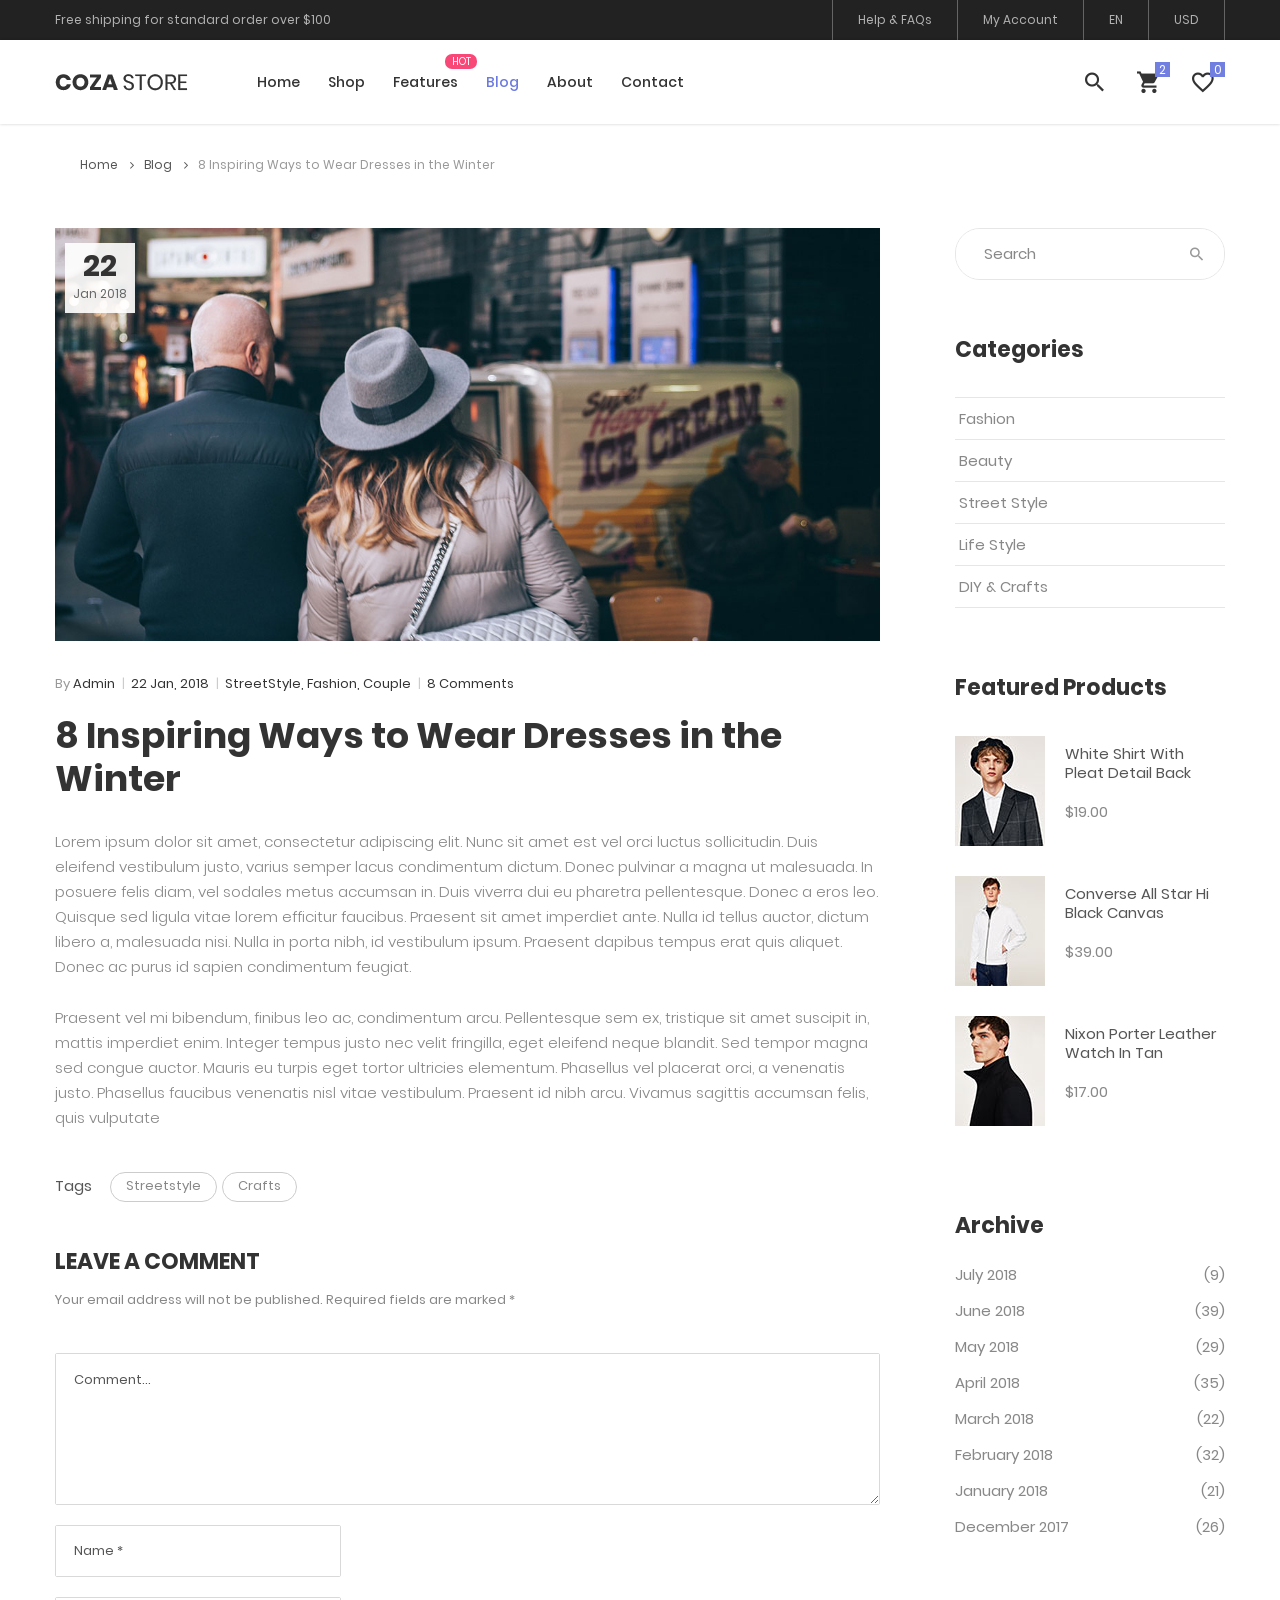
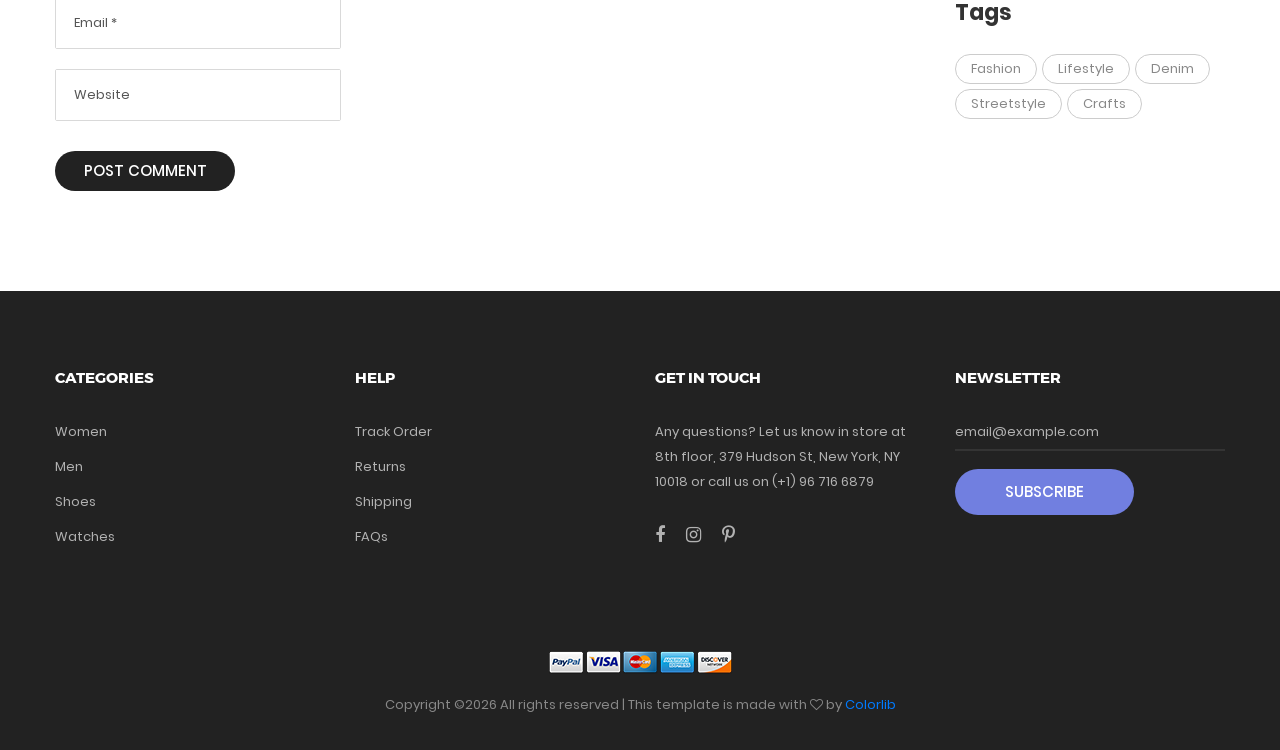
<file: blog-detail.html>
<!DOCTYPE html>
<html lang="en">
<head>
	<title>Blog Detail</title>
	<meta charset="UTF-8">
	<meta name="viewport" content="width=device-width, initial-scale=1">
<!--===============================================================================================-->	
	<link rel="icon" type="image/png" href="images/icons/favicon.png"/>
<!--===============================================================================================-->
	<link rel="stylesheet" type="text/css" href="vendor/bootstrap/css/bootstrap.min.css">
<!--===============================================================================================-->
	<link rel="stylesheet" type="text/css" href="fonts/font-awesome-4.7.0/css/font-awesome.min.css">
<!--===============================================================================================-->
	<link rel="stylesheet" type="text/css" href="fonts/iconic/css/material-design-iconic-font.min.css">
<!--===============================================================================================-->
	<link rel="stylesheet" type="text/css" href="fonts/linearicons-v1.0.0/icon-font.min.css">
<!--===============================================================================================-->
	<link rel="stylesheet" type="text/css" href="vendor/animate/animate.css">
<!--===============================================================================================-->	
	<link rel="stylesheet" type="text/css" href="vendor/css-hamburgers/hamburgers.min.css">
<!--===============================================================================================-->
	<link rel="stylesheet" type="text/css" href="vendor/animsition/css/animsition.min.css">
<!--===============================================================================================-->
	<link rel="stylesheet" type="text/css" href="vendor/select2/select2.min.css">
<!--===============================================================================================-->
	<link rel="stylesheet" type="text/css" href="vendor/perfect-scrollbar/perfect-scrollbar.css">
<!--===============================================================================================-->
	<link rel="stylesheet" type="text/css" href="css/util.css">
	<link rel="stylesheet" type="text/css" href="css/main.css">
<!--===============================================================================================-->
</head>
<body class="animsition">
	
	<!-- Header -->
	<header class="header-v4">
		<!-- Header desktop -->
		<div class="container-menu-desktop">
			<!-- Topbar -->
			<div class="top-bar">
				<div class="content-topbar flex-sb-m h-full container">
					<div class="left-top-bar">
						Free shipping for standard order over $100
					</div>

					<div class="right-top-bar flex-w h-full">
						<a href="#" class="flex-c-m trans-04 p-lr-25">
							Help & FAQs
						</a>

						<a href="#" class="flex-c-m trans-04 p-lr-25">
							My Account
						</a>

						<a href="#" class="flex-c-m trans-04 p-lr-25">
							EN
						</a>

						<a href="#" class="flex-c-m trans-04 p-lr-25">
							USD
						</a>
					</div>
				</div>
			</div>

			<div class="wrap-menu-desktop how-shadow1">
				<nav class="limiter-menu-desktop container">
					
					<!-- Logo desktop -->		
					<a href="#" class="logo">
						<img src="images/icons/logo-01.png" alt="IMG-LOGO">
					</a>

					<!-- Menu desktop -->
					<div class="menu-desktop">
						<ul class="main-menu">
							<li>
								<a href="index.html">Home</a>
								<ul class="sub-menu">
									<li><a href="index.html">Homepage 1</a></li>
									<li><a href="home-02.html">Homepage 2</a></li>
									<li><a href="home-03.html">Homepage 3</a></li>
								</ul>
							</li>

							<li>
								<a href="product.html">Shop</a>
							</li>

							<li class="label1" data-label1="hot">
								<a href="shoping-cart.html">Features</a>
							</li>

							<li class="active-menu">
								<a href="blog.html">Blog</a>
							</li>

							<li>
								<a href="about.html">About</a>
							</li>

							<li>
								<a href="contact.html">Contact</a>
							</li>
						</ul>
					</div>	

					<!-- Icon header -->
					<div class="wrap-icon-header flex-w flex-r-m">
						<div class="icon-header-item cl2 hov-cl1 trans-04 p-l-22 p-r-11 js-show-modal-search">
							<i class="zmdi zmdi-search"></i>
						</div>

						<div class="icon-header-item cl2 hov-cl1 trans-04 p-l-22 p-r-11 icon-header-noti js-show-cart" data-notify="2">
							<i class="zmdi zmdi-shopping-cart"></i>
						</div>

						<a href="#" class="icon-header-item cl2 hov-cl1 trans-04 p-l-22 p-r-11 icon-header-noti" data-notify="0">
							<i class="zmdi zmdi-favorite-outline"></i>
						</a>
					</div>
				</nav>
			</div>	
		</div>

		<!-- Header Mobile -->
		<div class="wrap-header-mobile">
			<!-- Logo moblie -->		
			<div class="logo-mobile">
				<a href="index.html"><img src="images/icons/logo-01.png" alt="IMG-LOGO"></a>
			</div>

			<!-- Icon header -->
			<div class="wrap-icon-header flex-w flex-r-m m-r-15">
				<div class="icon-header-item cl2 hov-cl1 trans-04 p-r-11 js-show-modal-search">
					<i class="zmdi zmdi-search"></i>
				</div>

				<div class="icon-header-item cl2 hov-cl1 trans-04 p-r-11 p-l-10 icon-header-noti js-show-cart" data-notify="2">
					<i class="zmdi zmdi-shopping-cart"></i>
				</div>

				<a href="#" class="dis-block icon-header-item cl2 hov-cl1 trans-04 p-r-11 p-l-10 icon-header-noti" data-notify="0">
					<i class="zmdi zmdi-favorite-outline"></i>
				</a>
			</div>

			<!-- Button show menu -->
			<div class="btn-show-menu-mobile hamburger hamburger--squeeze">
				<span class="hamburger-box">
					<span class="hamburger-inner"></span>
				</span>
			</div>
		</div>


		<!-- Menu Mobile -->
		<div class="menu-mobile">
			<ul class="topbar-mobile">
				<li>
					<div class="left-top-bar">
						Free shipping for standard order over $100
					</div>
				</li>

				<li>
					<div class="right-top-bar flex-w h-full">
						<a href="#" class="flex-c-m p-lr-10 trans-04">
							Help & FAQs
						</a>

						<a href="#" class="flex-c-m p-lr-10 trans-04">
							My Account
						</a>

						<a href="#" class="flex-c-m p-lr-10 trans-04">
							EN
						</a>

						<a href="#" class="flex-c-m p-lr-10 trans-04">
							USD
						</a>
					</div>
				</li>
			</ul>

			<ul class="main-menu-m">
				<li>
					<a href="index.html">Home</a>
					<ul class="sub-menu-m">
						<li><a href="index.html">Homepage 1</a></li>
						<li><a href="home-02.html">Homepage 2</a></li>
						<li><a href="home-03.html">Homepage 3</a></li>
					</ul>
					<span class="arrow-main-menu-m">
						<i class="fa fa-angle-right" aria-hidden="true"></i>
					</span>
				</li>

				<li>
					<a href="product.html">Shop</a>
				</li>

				<li>
					<a href="shoping-cart.html" class="label1 rs1" data-label1="hot">Features</a>
				</li>

				<li>
					<a href="blog.html">Blog</a>
				</li>

				<li>
					<a href="about.html">About</a>
				</li>

				<li>
					<a href="contact.html">Contact</a>
				</li>
			</ul>
		</div>

		<!-- Modal Search -->
		<div class="modal-search-header flex-c-m trans-04 js-hide-modal-search">
			<div class="container-search-header">
				<button class="flex-c-m btn-hide-modal-search trans-04 js-hide-modal-search">
					<img src="images/icons/icon-close2.png" alt="CLOSE">
				</button>

				<form class="wrap-search-header flex-w p-l-15">
					<button class="flex-c-m trans-04">
						<i class="zmdi zmdi-search"></i>
					</button>
					<input class="plh3" type="text" name="search" placeholder="Search...">
				</form>
			</div>
		</div>
	</header>

	<!-- Cart -->
	<div class="wrap-header-cart js-panel-cart">
		<div class="s-full js-hide-cart"></div>

		<div class="header-cart flex-col-l p-l-65 p-r-25">
			<div class="header-cart-title flex-w flex-sb-m p-b-8">
				<span class="mtext-103 cl2">
					Your Cart
				</span>

				<div class="fs-35 lh-10 cl2 p-lr-5 pointer hov-cl1 trans-04 js-hide-cart">
					<i class="zmdi zmdi-close"></i>
				</div>
			</div>
			
			<div class="header-cart-content flex-w js-pscroll">
				<ul class="header-cart-wrapitem w-full">
					<li class="header-cart-item flex-w flex-t m-b-12">
						<div class="header-cart-item-img">
							<img src="images/item-cart-01.jpg" alt="IMG">
						</div>

						<div class="header-cart-item-txt p-t-8">
							<a href="#" class="header-cart-item-name m-b-18 hov-cl1 trans-04">
								White Shirt Pleat
							</a>

							<span class="header-cart-item-info">
								1 x $19.00
							</span>
						</div>
					</li>

					<li class="header-cart-item flex-w flex-t m-b-12">
						<div class="header-cart-item-img">
							<img src="images/item-cart-02.jpg" alt="IMG">
						</div>

						<div class="header-cart-item-txt p-t-8">
							<a href="#" class="header-cart-item-name m-b-18 hov-cl1 trans-04">
								Converse All Star
							</a>

							<span class="header-cart-item-info">
								1 x $39.00
							</span>
						</div>
					</li>

					<li class="header-cart-item flex-w flex-t m-b-12">
						<div class="header-cart-item-img">
							<img src="images/item-cart-03.jpg" alt="IMG">
						</div>

						<div class="header-cart-item-txt p-t-8">
							<a href="#" class="header-cart-item-name m-b-18 hov-cl1 trans-04">
								Nixon Porter Leather
							</a>

							<span class="header-cart-item-info">
								1 x $17.00
							</span>
						</div>
					</li>
				</ul>
				
				<div class="w-full">
					<div class="header-cart-total w-full p-tb-40">
						Total: $75.00
					</div>

					<div class="header-cart-buttons flex-w w-full">
						<a href="shoping-cart.html" class="flex-c-m stext-101 cl0 size-107 bg3 bor2 hov-btn3 p-lr-15 trans-04 m-r-8 m-b-10">
							View Cart
						</a>

						<a href="shoping-cart.html" class="flex-c-m stext-101 cl0 size-107 bg3 bor2 hov-btn3 p-lr-15 trans-04 m-b-10">
							Check Out
						</a>
					</div>
				</div>
			</div>
		</div>
	</div>


	<!-- breadcrumb -->
	<div class="container">
		<div class="bread-crumb flex-w p-l-25 p-r-15 p-t-30 p-lr-0-lg">
			<a href="index.html" class="stext-109 cl8 hov-cl1 trans-04">
				Home
				<i class="fa fa-angle-right m-l-9 m-r-10" aria-hidden="true"></i>
			</a>

			<a href="blog.html" class="stext-109 cl8 hov-cl1 trans-04">
				Blog
				<i class="fa fa-angle-right m-l-9 m-r-10" aria-hidden="true"></i>
			</a>

			<span class="stext-109 cl4">
				8 Inspiring Ways to Wear Dresses in the Winter
			</span>
		</div>
	</div>


	<!-- Content page -->
	<section class="bg0 p-t-52 p-b-20">
		<div class="container">
			<div class="row">
				<div class="col-md-8 col-lg-9 p-b-80">
					<div class="p-r-45 p-r-0-lg">
						<!--  -->
						<div class="wrap-pic-w how-pos5-parent">
							<img src="images/blog-04.jpg" alt="IMG-BLOG">

							<div class="flex-col-c-m size-123 bg9 how-pos5">
								<span class="ltext-107 cl2 txt-center">
									22
								</span>

								<span class="stext-109 cl3 txt-center">
									Jan 2018
								</span>
							</div>
						</div>

						<div class="p-t-32">
							<span class="flex-w flex-m stext-111 cl2 p-b-19">
								<span>
									<span class="cl4">By</span> Admin  
									<span class="cl12 m-l-4 m-r-6">|</span>
								</span>

								<span>
									22 Jan, 2018
									<span class="cl12 m-l-4 m-r-6">|</span>
								</span>

								<span>
									StreetStyle, Fashion, Couple  
									<span class="cl12 m-l-4 m-r-6">|</span>
								</span>

								<span>
									8 Comments
								</span>
							</span>

							<h4 class="ltext-109 cl2 p-b-28">
								8 Inspiring Ways to Wear Dresses in the Winter
							</h4>

							<p class="stext-117 cl6 p-b-26">
								Lorem ipsum dolor sit amet, consectetur adipiscing elit. Nunc sit amet est vel orci luctus sollicitudin. Duis eleifend vestibulum justo, varius semper lacus condimentum dictum. Donec pulvinar a magna ut malesuada. In posuere felis diam, vel sodales metus accumsan in. Duis viverra dui eu pharetra pellentesque. Donec a eros leo. Quisque sed ligula vitae lorem efficitur faucibus. Praesent sit amet imperdiet ante. Nulla id tellus auctor, dictum libero a, malesuada nisi. Nulla in porta nibh, id vestibulum ipsum. Praesent dapibus tempus erat quis aliquet. Donec ac purus id sapien condimentum feugiat.
							</p>

							<p class="stext-117 cl6 p-b-26">
								Praesent vel mi bibendum, finibus leo ac, condimentum arcu. Pellentesque sem ex, tristique sit amet suscipit in, mattis imperdiet enim. Integer tempus justo nec velit fringilla, eget eleifend neque blandit. Sed tempor magna sed congue auctor. Mauris eu turpis eget tortor ultricies elementum. Phasellus vel placerat orci, a venenatis justo. Phasellus faucibus venenatis nisl vitae vestibulum. Praesent id nibh arcu. Vivamus sagittis accumsan felis, quis vulputate
							</p>
						</div>

						<div class="flex-w flex-t p-t-16">
							<span class="size-216 stext-116 cl8 p-t-4">
								Tags
							</span>

							<div class="flex-w size-217">
								<a href="#" class="flex-c-m stext-107 cl6 size-301 bor7 p-lr-15 hov-tag1 trans-04 m-r-5 m-b-5">
									Streetstyle
								</a>

								<a href="#" class="flex-c-m stext-107 cl6 size-301 bor7 p-lr-15 hov-tag1 trans-04 m-r-5 m-b-5">
									Crafts
								</a>
							</div>
						</div>

						<!--  -->
						<div class="p-t-40">
							<h5 class="mtext-113 cl2 p-b-12">
								Leave a Comment
							</h5>

							<p class="stext-107 cl6 p-b-40">
								Your email address will not be published. Required fields are marked *
							</p>

							<form>
								<div class="bor19 m-b-20">
									<textarea class="stext-111 cl2 plh3 size-124 p-lr-18 p-tb-15" name="cmt" placeholder="Comment..."></textarea>
								</div>

								<div class="bor19 size-218 m-b-20">
									<input class="stext-111 cl2 plh3 size-116 p-lr-18" type="text" name="name" placeholder="Name *">
								</div>

								<div class="bor19 size-218 m-b-20">
									<input class="stext-111 cl2 plh3 size-116 p-lr-18" type="text" name="email" placeholder="Email *">
								</div>

								<div class="bor19 size-218 m-b-30">
									<input class="stext-111 cl2 plh3 size-116 p-lr-18" type="text" name="web" placeholder="Website">
								</div>

								<button class="flex-c-m stext-101 cl0 size-125 bg3 bor2 hov-btn3 p-lr-15 trans-04">
									Post Comment
								</button>
							</form>
						</div>
					</div>
				</div>

				<div class="col-md-4 col-lg-3 p-b-80">
					<div class="side-menu">
						<div class="bor17 of-hidden pos-relative">
							<input class="stext-103 cl2 plh4 size-116 p-l-28 p-r-55" type="text" name="search" placeholder="Search">

							<button class="flex-c-m size-122 ab-t-r fs-18 cl4 hov-cl1 trans-04">
								<i class="zmdi zmdi-search"></i>
							</button>
						</div>

						<div class="p-t-55">
							<h4 class="mtext-112 cl2 p-b-33">
								Categories
							</h4>

							<ul>
								<li class="bor18">
									<a href="#" class="dis-block stext-115 cl6 hov-cl1 trans-04 p-tb-8 p-lr-4">
										Fashion
									</a>
								</li>

								<li class="bor18">
									<a href="#" class="dis-block stext-115 cl6 hov-cl1 trans-04 p-tb-8 p-lr-4">
										Beauty
									</a>
								</li>

								<li class="bor18">
									<a href="#" class="dis-block stext-115 cl6 hov-cl1 trans-04 p-tb-8 p-lr-4">
										Street Style
									</a>
								</li>

								<li class="bor18">
									<a href="#" class="dis-block stext-115 cl6 hov-cl1 trans-04 p-tb-8 p-lr-4">
										Life Style
									</a>
								</li>

								<li class="bor18">
									<a href="#" class="dis-block stext-115 cl6 hov-cl1 trans-04 p-tb-8 p-lr-4">
										DIY & Crafts
									</a>
								</li>
							</ul>
						</div>

						<div class="p-t-65">
							<h4 class="mtext-112 cl2 p-b-33">
								Featured Products
							</h4>

							<ul>
								<li class="flex-w flex-t p-b-30">
									<a href="#" class="wrao-pic-w size-214 hov-ovelay1 m-r-20">
										<img src="images/product-min-01.jpg" alt="PRODUCT">
									</a>

									<div class="size-215 flex-col-t p-t-8">
										<a href="#" class="stext-116 cl8 hov-cl1 trans-04">
											White Shirt With Pleat Detail Back
										</a>

										<span class="stext-116 cl6 p-t-20">
											$19.00
										</span>
									</div>
								</li>

								<li class="flex-w flex-t p-b-30">
									<a href="#" class="wrao-pic-w size-214 hov-ovelay1 m-r-20">
										<img src="images/product-min-02.jpg" alt="PRODUCT">
									</a>

									<div class="size-215 flex-col-t p-t-8">
										<a href="#" class="stext-116 cl8 hov-cl1 trans-04">
											Converse All Star Hi Black Canvas
										</a>

										<span class="stext-116 cl6 p-t-20">
											$39.00
										</span>
									</div>
								</li>

								<li class="flex-w flex-t p-b-30">
									<a href="#" class="wrao-pic-w size-214 hov-ovelay1 m-r-20">
										<img src="images/product-min-03.jpg" alt="PRODUCT">
									</a>

									<div class="size-215 flex-col-t p-t-8">
										<a href="#" class="stext-116 cl8 hov-cl1 trans-04">
											Nixon Porter Leather Watch In Tan
										</a>

										<span class="stext-116 cl6 p-t-20">
											$17.00
										</span>
									</div>
								</li>
							</ul>
						</div>

						<div class="p-t-55">
							<h4 class="mtext-112 cl2 p-b-20">
								Archive
							</h4>

							<ul>
								<li class="p-b-7">
									<a href="#" class="flex-w flex-sb-m stext-115 cl6 hov-cl1 trans-04 p-tb-2">
										<span>
											July 2018
										</span>

										<span>
											(9)
										</span>
									</a>
								</li>

								<li class="p-b-7">
									<a href="#" class="flex-w flex-sb-m stext-115 cl6 hov-cl1 trans-04 p-tb-2">
										<span>
											June 2018
										</span>

										<span>
											(39)
										</span>
									</a>
								</li>

								<li class="p-b-7">
									<a href="#" class="flex-w flex-sb-m stext-115 cl6 hov-cl1 trans-04 p-tb-2">
										<span>
											May 2018
										</span>

										<span>
											(29)
										</span>
									</a>
								</li>

								<li class="p-b-7">
									<a href="#" class="flex-w flex-sb-m stext-115 cl6 hov-cl1 trans-04 p-tb-2">
										<span>
											April  2018
										</span>

										<span>
											(35)
										</span>
									</a>
								</li>

								<li class="p-b-7">
									<a href="#" class="flex-w flex-sb-m stext-115 cl6 hov-cl1 trans-04 p-tb-2">
										<span>
											March 2018
										</span>

										<span>
											(22)
										</span>
									</a>
								</li>

								<li class="p-b-7">
									<a href="#" class="flex-w flex-sb-m stext-115 cl6 hov-cl1 trans-04 p-tb-2">
										<span>
											February 2018
										</span>

										<span>
											(32)
										</span>
									</a>
								</li>

								<li class="p-b-7">
									<a href="#" class="flex-w flex-sb-m stext-115 cl6 hov-cl1 trans-04 p-tb-2">
										<span>
											January 2018
										</span>

										<span>
											(21)
										</span>
									</a>
								</li>

								<li class="p-b-7">
									<a href="#" class="flex-w flex-sb-m stext-115 cl6 hov-cl1 trans-04 p-tb-2">
										<span>
											December 2017
										</span>

										<span>
											(26)
										</span>
									</a>
								</li>
							</ul>
						</div>

						<div class="p-t-50">
							<h4 class="mtext-112 cl2 p-b-27">
								Tags
							</h4>

							<div class="flex-w m-r--5">
								<a href="#" class="flex-c-m stext-107 cl6 size-301 bor7 p-lr-15 hov-tag1 trans-04 m-r-5 m-b-5">
									Fashion
								</a>

								<a href="#" class="flex-c-m stext-107 cl6 size-301 bor7 p-lr-15 hov-tag1 trans-04 m-r-5 m-b-5">
									Lifestyle
								</a>

								<a href="#" class="flex-c-m stext-107 cl6 size-301 bor7 p-lr-15 hov-tag1 trans-04 m-r-5 m-b-5">
									Denim
								</a>

								<a href="#" class="flex-c-m stext-107 cl6 size-301 bor7 p-lr-15 hov-tag1 trans-04 m-r-5 m-b-5">
									Streetstyle
								</a>

								<a href="#" class="flex-c-m stext-107 cl6 size-301 bor7 p-lr-15 hov-tag1 trans-04 m-r-5 m-b-5">
									Crafts
								</a>
							</div>
						</div>
					</div>
				</div>
			</div>
		</div>
	</section>	
	
		

	<!-- Footer -->
	<footer class="bg3 p-t-75 p-b-32">
		<div class="container">
			<div class="row">
				<div class="col-sm-6 col-lg-3 p-b-50">
					<h4 class="stext-301 cl0 p-b-30">
						Categories
					</h4>

					<ul>
						<li class="p-b-10">
							<a href="#" class="stext-107 cl7 hov-cl1 trans-04">
								Women
							</a>
						</li>

						<li class="p-b-10">
							<a href="#" class="stext-107 cl7 hov-cl1 trans-04">
								Men
							</a>
						</li>

						<li class="p-b-10">
							<a href="#" class="stext-107 cl7 hov-cl1 trans-04">
								Shoes
							</a>
						</li>

						<li class="p-b-10">
							<a href="#" class="stext-107 cl7 hov-cl1 trans-04">
								Watches
							</a>
						</li>
					</ul>
				</div>

				<div class="col-sm-6 col-lg-3 p-b-50">
					<h4 class="stext-301 cl0 p-b-30">
						Help
					</h4>

					<ul>
						<li class="p-b-10">
							<a href="#" class="stext-107 cl7 hov-cl1 trans-04">
								Track Order
							</a>
						</li>

						<li class="p-b-10">
							<a href="#" class="stext-107 cl7 hov-cl1 trans-04">
								Returns 
							</a>
						</li>

						<li class="p-b-10">
							<a href="#" class="stext-107 cl7 hov-cl1 trans-04">
								Shipping
							</a>
						</li>

						<li class="p-b-10">
							<a href="#" class="stext-107 cl7 hov-cl1 trans-04">
								FAQs
							</a>
						</li>
					</ul>
				</div>

				<div class="col-sm-6 col-lg-3 p-b-50">
					<h4 class="stext-301 cl0 p-b-30">
						GET IN TOUCH
					</h4>

					<p class="stext-107 cl7 size-201">
						Any questions? Let us know in store at 8th floor, 379 Hudson St, New York, NY 10018 or call us on (+1) 96 716 6879
					</p>

					<div class="p-t-27">
						<a href="#" class="fs-18 cl7 hov-cl1 trans-04 m-r-16">
							<i class="fa fa-facebook"></i>
						</a>

						<a href="#" class="fs-18 cl7 hov-cl1 trans-04 m-r-16">
							<i class="fa fa-instagram"></i>
						</a>

						<a href="#" class="fs-18 cl7 hov-cl1 trans-04 m-r-16">
							<i class="fa fa-pinterest-p"></i>
						</a>
					</div>
				</div>

				<div class="col-sm-6 col-lg-3 p-b-50">
					<h4 class="stext-301 cl0 p-b-30">
						Newsletter
					</h4>

					<form>
						<div class="wrap-input1 w-full p-b-4">
							<input class="input1 bg-none plh1 stext-107 cl7" type="text" name="email" placeholder="email@example.com">
							<div class="focus-input1 trans-04"></div>
						</div>

						<div class="p-t-18">
							<button class="flex-c-m stext-101 cl0 size-103 bg1 bor1 hov-btn2 p-lr-15 trans-04">
								Subscribe
							</button>
						</div>
					</form>
				</div>
			</div>

			<div class="p-t-40">
				<div class="flex-c-m flex-w p-b-18">
					<a href="#" class="m-all-1">
						<img src="images/icons/icon-pay-01.png" alt="ICON-PAY">
					</a>

					<a href="#" class="m-all-1">
						<img src="images/icons/icon-pay-02.png" alt="ICON-PAY">
					</a>

					<a href="#" class="m-all-1">
						<img src="images/icons/icon-pay-03.png" alt="ICON-PAY">
					</a>

					<a href="#" class="m-all-1">
						<img src="images/icons/icon-pay-04.png" alt="ICON-PAY">
					</a>

					<a href="#" class="m-all-1">
						<img src="images/icons/icon-pay-05.png" alt="ICON-PAY">
					</a>
				</div>

				<p class="stext-107 cl6 txt-center">
					<!-- Link back to Colorlib can't be removed. Template is licensed under CC BY 3.0. -->
Copyright &copy;<script>document.write(new Date().getFullYear());</script> All rights reserved | This template is made with <i class="fa fa-heart-o" aria-hidden="true"></i> by <a href="https://colorlib.com" target="_blank">Colorlib</a>
<!-- Link back to Colorlib can't be removed. Template is licensed under CC BY 3.0. -->

				</p>
			</div>
		</div>
	</footer>


	<!-- Back to top -->
	<div class="btn-back-to-top" id="myBtn">
		<span class="symbol-btn-back-to-top">
			<i class="zmdi zmdi-chevron-up"></i>
		</span>
	</div>

<!--===============================================================================================-->	
	<script src="vendor/jquery/jquery-3.2.1.min.js"></script>
<!--===============================================================================================-->
	<script src="vendor/animsition/js/animsition.min.js"></script>
<!--===============================================================================================-->
	<script src="vendor/bootstrap/js/popper.js"></script>
	<script src="vendor/bootstrap/js/bootstrap.min.js"></script>
<!--===============================================================================================-->
	<script src="vendor/select2/select2.min.js"></script>
	<script>
		$(".js-select2").each(function(){
			$(this).select2({
				minimumResultsForSearch: 20,
				dropdownParent: $(this).next('.dropDownSelect2')
			});
		})
	</script>
<!--===============================================================================================-->
	<script src="vendor/MagnificPopup/jquery.magnific-popup.min.js"></script>
<!--===============================================================================================-->
	<script src="vendor/perfect-scrollbar/perfect-scrollbar.min.js"></script>
	<script>
		$('.js-pscroll').each(function(){
			$(this).css('position','relative');
			$(this).css('overflow','hidden');
			var ps = new PerfectScrollbar(this, {
				wheelSpeed: 1,
				scrollingThreshold: 1000,
				wheelPropagation: false,
			});

			$(window).on('resize', function(){
				ps.update();
			})
		});
	</script>
<!--===============================================================================================-->
	<script src="js/main.js"></script>

</body>
</html>
</file>
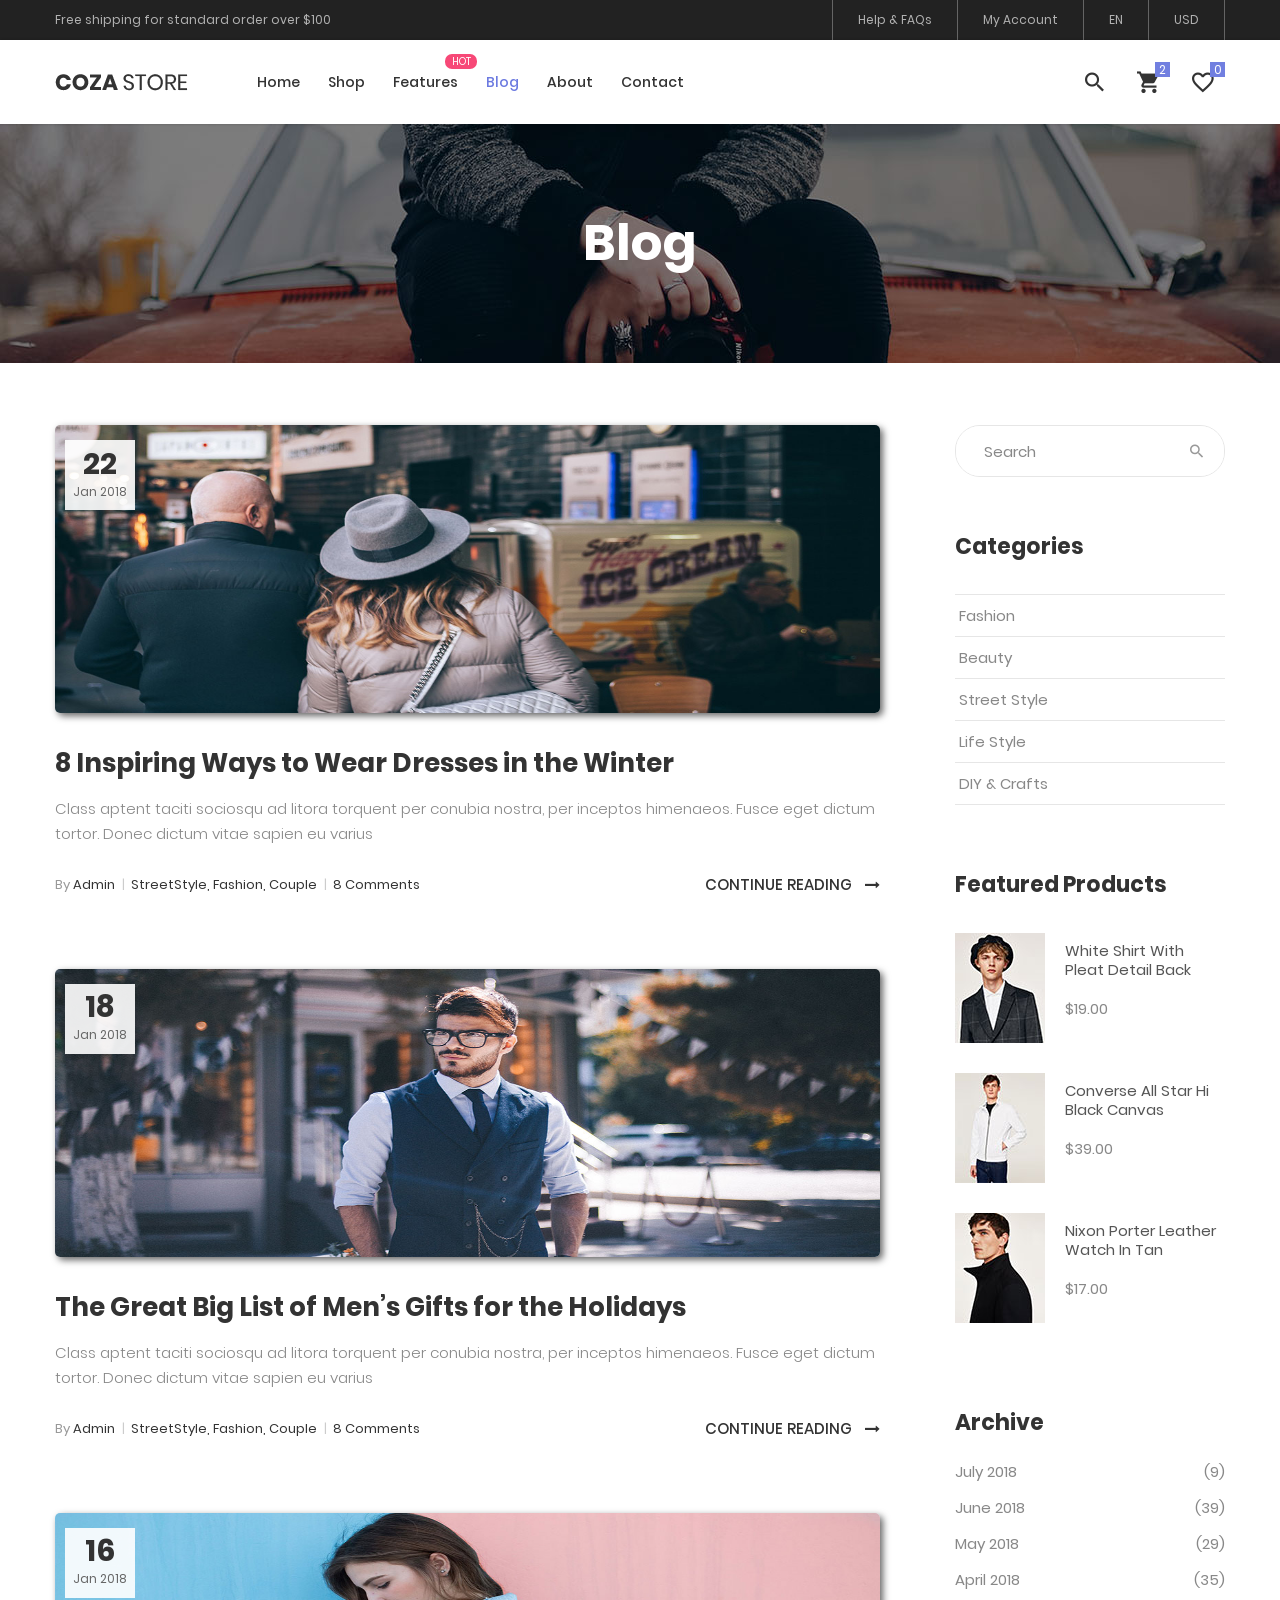
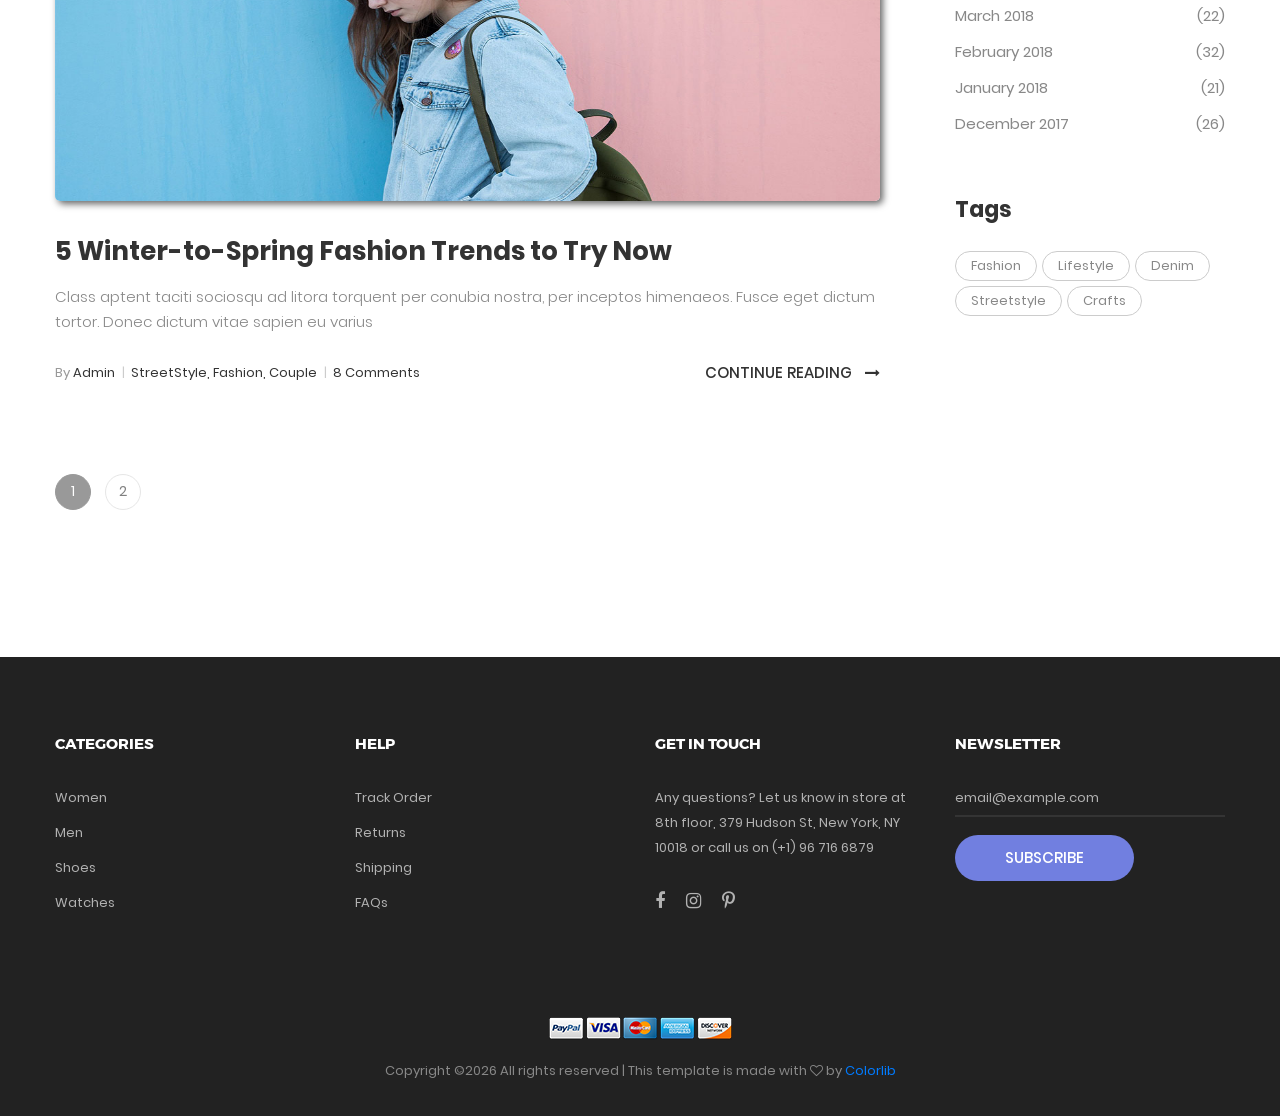
<file: blog.html>
<!DOCTYPE html>
<html lang="en">
<head>
	<title>Blog</title>
	<meta charset="UTF-8">
	<meta name="viewport" content="width=device-width, initial-scale=1">
<!--===============================================================================================-->	
	<link rel="icon" type="image/png" href="images/icons/favicon.png"/>
<!--===============================================================================================-->
	<link rel="stylesheet" type="text/css" href="vendor/bootstrap/css/bootstrap.min.css">
<!--===============================================================================================-->
	<link rel="stylesheet" type="text/css" href="fonts/font-awesome-4.7.0/css/font-awesome.min.css">
<!--===============================================================================================-->
	<link rel="stylesheet" type="text/css" href="fonts/iconic/css/material-design-iconic-font.min.css">
<!--===============================================================================================-->
	<link rel="stylesheet" type="text/css" href="fonts/linearicons-v1.0.0/icon-font.min.css">
<!--===============================================================================================-->
	<link rel="stylesheet" type="text/css" href="vendor/animate/animate.css">
<!--===============================================================================================-->	
	<link rel="stylesheet" type="text/css" href="vendor/css-hamburgers/hamburgers.min.css">
<!--===============================================================================================-->
	<link rel="stylesheet" type="text/css" href="vendor/animsition/css/animsition.min.css">
<!--===============================================================================================-->
	<link rel="stylesheet" type="text/css" href="vendor/select2/select2.min.css">
<!--===============================================================================================-->
	<link rel="stylesheet" type="text/css" href="vendor/perfect-scrollbar/perfect-scrollbar.css">
<!--===============================================================================================-->
	<link rel="stylesheet" type="text/css" href="css/util.css">
	<link rel="stylesheet" type="text/css" href="css/main.css">
<!--===============================================================================================-->
</head>
<body class="animsition">
	
	<!-- Header -->
	<header class="header-v4">
		<!-- Header desktop -->
		<div class="container-menu-desktop">
			<!-- Topbar -->
			<div class="top-bar">
				<div class="content-topbar flex-sb-m h-full container">
					<div class="left-top-bar">
						Free shipping for standard order over $100
					</div>

					<div class="right-top-bar flex-w h-full">
						<a href="#" class="flex-c-m trans-04 p-lr-25">
							Help & FAQs
						</a>

						<a href="#" class="flex-c-m trans-04 p-lr-25">
							My Account
						</a>

						<a href="#" class="flex-c-m trans-04 p-lr-25">
							EN
						</a>

						<a href="#" class="flex-c-m trans-04 p-lr-25">
							USD
						</a>
					</div>
				</div>
			</div>

			<div class="wrap-menu-desktop how-shadow1">
				<nav class="limiter-menu-desktop container">
					
					<!-- Logo desktop -->		
					<a href="#" class="logo">
						<img src="images/icons/logo-01.png" alt="IMG-LOGO">
					</a>

					<!-- Menu desktop -->
					<div class="menu-desktop">
						<ul class="main-menu">
							<li>
								<a href="index.html">Home</a>
								<ul class="sub-menu">
									<li><a href="index.html">Homepage 1</a></li>
									<li><a href="home-02.html">Homepage 2</a></li>
									<li><a href="home-03.html">Homepage 3</a></li>
								</ul>
							</li>

							<li>
								<a href="product.html">Shop</a>
							</li>

							<li class="label1" data-label1="hot">
								<a href="shoping-cart.html">Features</a>
							</li>

							<li class="active-menu">
								<a href="blog.html">Blog</a>
							</li>

							<li>
								<a href="about.html">About</a>
							</li>

							<li>
								<a href="contact.html">Contact</a>
							</li>
						</ul>
					</div>	

					<!-- Icon header -->
					<div class="wrap-icon-header flex-w flex-r-m">
						<div class="icon-header-item cl2 hov-cl1 trans-04 p-l-22 p-r-11 js-show-modal-search">
							<i class="zmdi zmdi-search"></i>
						</div>

						<div class="icon-header-item cl2 hov-cl1 trans-04 p-l-22 p-r-11 icon-header-noti js-show-cart" data-notify="2">
							<i class="zmdi zmdi-shopping-cart"></i>
						</div>

						<a href="#" class="icon-header-item cl2 hov-cl1 trans-04 p-l-22 p-r-11 icon-header-noti" data-notify="0">
							<i class="zmdi zmdi-favorite-outline"></i>
						</a>
					</div>
				</nav>
			</div>	
		</div>

		<!-- Header Mobile -->
		<div class="wrap-header-mobile">
			<!-- Logo moblie -->		
			<div class="logo-mobile">
				<a href="index.html"><img src="images/icons/logo-01.png" alt="IMG-LOGO"></a>
			</div>

			<!-- Icon header -->
			<div class="wrap-icon-header flex-w flex-r-m m-r-15">
				<div class="icon-header-item cl2 hov-cl1 trans-04 p-r-11 js-show-modal-search">
					<i class="zmdi zmdi-search"></i>
				</div>

				<div class="icon-header-item cl2 hov-cl1 trans-04 p-r-11 p-l-10 icon-header-noti js-show-cart" data-notify="2">
					<i class="zmdi zmdi-shopping-cart"></i>
				</div>

				<a href="#" class="dis-block icon-header-item cl2 hov-cl1 trans-04 p-r-11 p-l-10 icon-header-noti" data-notify="0">
					<i class="zmdi zmdi-favorite-outline"></i>
				</a>
			</div>

			<!-- Button show menu -->
			<div class="btn-show-menu-mobile hamburger hamburger--squeeze">
				<span class="hamburger-box">
					<span class="hamburger-inner"></span>
				</span>
			</div>
		</div>


		<!-- Menu Mobile -->
		<div class="menu-mobile">
			<ul class="topbar-mobile">
				<li>
					<div class="left-top-bar">
						Free shipping for standard order over $100
					</div>
				</li>

				<li>
					<div class="right-top-bar flex-w h-full">
						<a href="#" class="flex-c-m p-lr-10 trans-04">
							Help & FAQs
						</a>

						<a href="#" class="flex-c-m p-lr-10 trans-04">
							My Account
						</a>

						<a href="#" class="flex-c-m p-lr-10 trans-04">
							EN
						</a>

						<a href="#" class="flex-c-m p-lr-10 trans-04">
							USD
						</a>
					</div>
				</li>
			</ul>

			<ul class="main-menu-m">
				<li>
					<a href="index.html">Home</a>
					<ul class="sub-menu-m">
						<li><a href="index.html">Homepage 1</a></li>
						<li><a href="home-02.html">Homepage 2</a></li>
						<li><a href="home-03.html">Homepage 3</a></li>
					</ul>
					<span class="arrow-main-menu-m">
						<i class="fa fa-angle-right" aria-hidden="true"></i>
					</span>
				</li>

				<li>
					<a href="product.html">Shop</a>
				</li>

				<li>
					<a href="shoping-cart.html" class="label1 rs1" data-label1="hot">Features</a>
				</li>

				<li>
					<a href="blog.html">Blog</a>
				</li>

				<li>
					<a href="about.html">About</a>
				</li>

				<li>
					<a href="contact.html">Contact</a>
				</li>
			</ul>
		</div>

		<!-- Modal Search -->
		<div class="modal-search-header flex-c-m trans-04 js-hide-modal-search">
			<div class="container-search-header">
				<button class="flex-c-m btn-hide-modal-search trans-04 js-hide-modal-search">
					<img src="images/icons/icon-close2.png" alt="CLOSE">
				</button>

				<form class="wrap-search-header flex-w p-l-15">
					<button class="flex-c-m trans-04">
						<i class="zmdi zmdi-search"></i>
					</button>
					<input class="plh3" type="text" name="search" placeholder="Search...">
				</form>
			</div>
		</div>
	</header>

	<!-- Cart -->
	<div class="wrap-header-cart js-panel-cart">
		<div class="s-full js-hide-cart"></div>

		<div class="header-cart flex-col-l p-l-65 p-r-25">
			<div class="header-cart-title flex-w flex-sb-m p-b-8">
				<span class="mtext-103 cl2">
					Your Cart
				</span>

				<div class="fs-35 lh-10 cl2 p-lr-5 pointer hov-cl1 trans-04 js-hide-cart">
					<i class="zmdi zmdi-close"></i>
				</div>
			</div>
			
			<div class="header-cart-content flex-w js-pscroll">
				<ul class="header-cart-wrapitem w-full">
					<li class="header-cart-item flex-w flex-t m-b-12">
						<div class="header-cart-item-img">
							<img src="images/item-cart-01.jpg" alt="IMG">
						</div>

						<div class="header-cart-item-txt p-t-8">
							<a href="#" class="header-cart-item-name m-b-18 hov-cl1 trans-04">
								White Shirt Pleat
							</a>

							<span class="header-cart-item-info">
								1 x $19.00
							</span>
						</div>
					</li>

					<li class="header-cart-item flex-w flex-t m-b-12">
						<div class="header-cart-item-img">
							<img src="images/item-cart-02.jpg" alt="IMG">
						</div>

						<div class="header-cart-item-txt p-t-8">
							<a href="#" class="header-cart-item-name m-b-18 hov-cl1 trans-04">
								Converse All Star
							</a>

							<span class="header-cart-item-info">
								1 x $39.00
							</span>
						</div>
					</li>

					<li class="header-cart-item flex-w flex-t m-b-12">
						<div class="header-cart-item-img">
							<img src="images/item-cart-03.jpg" alt="IMG">
						</div>

						<div class="header-cart-item-txt p-t-8">
							<a href="#" class="header-cart-item-name m-b-18 hov-cl1 trans-04">
								Nixon Porter Leather
							</a>

							<span class="header-cart-item-info">
								1 x $17.00
							</span>
						</div>
					</li>
				</ul>
				
				<div class="w-full">
					<div class="header-cart-total w-full p-tb-40">
						Total: $75.00
					</div>

					<div class="header-cart-buttons flex-w w-full">
						<a href="shoping-cart.html" class="flex-c-m stext-101 cl0 size-107 bg3 bor2 hov-btn3 p-lr-15 trans-04 m-r-8 m-b-10">
							View Cart
						</a>

						<a href="shoping-cart.html" class="flex-c-m stext-101 cl0 size-107 bg3 bor2 hov-btn3 p-lr-15 trans-04 m-b-10">
							Check Out
						</a>
					</div>
				</div>
			</div>
		</div>
	</div>


	<!-- Title page -->
	<section class="bg-img1 txt-center p-lr-15 p-tb-92" style="background-image: url('images/bg-02.jpg');">
		<h2 class="ltext-105 cl0 txt-center">
			Blog
		</h2>
	</section>	


	<!-- Content page -->
	<section class="bg0 p-t-62 p-b-60">
		<div class="container">
			<div class="row">
				<div class="col-md-8 col-lg-9 p-b-80">
					<div class="p-r-45 p-r-0-lg">
						<!-- item blog -->
						<div class="p-b-63">
							<a href="blog-detail.html" class="hov-img0 how-pos5-parent">
								<img src="images/blog-04.jpg" alt="IMG-BLOG">

								<div class="flex-col-c-m size-123 bg9 how-pos5">
									<span class="ltext-107 cl2 txt-center">
										22
									</span>

									<span class="stext-109 cl3 txt-center">
										Jan 2018
									</span>
								</div>
							</a>

							<div class="p-t-32">
								<h4 class="p-b-15">
									<a href="blog-detail.html" class="ltext-108 cl2 hov-cl1 trans-04">
										8 Inspiring Ways to Wear Dresses in the Winter
									</a>
								</h4>

								<p class="stext-117 cl6">
									Class aptent taciti sociosqu ad litora torquent per conubia nostra, per inceptos himenaeos. Fusce eget dictum tortor. Donec dictum vitae sapien eu varius
								</p>

								<div class="flex-w flex-sb-m p-t-18">
									<span class="flex-w flex-m stext-111 cl2 p-r-30 m-tb-10">
										<span>
											<span class="cl4">By</span> Admin  
											<span class="cl12 m-l-4 m-r-6">|</span>
										</span>

										<span>
											StreetStyle, Fashion, Couple  
											<span class="cl12 m-l-4 m-r-6">|</span>
										</span>

										<span>
											8 Comments
										</span>
									</span>

									<a href="blog-detail.html" class="stext-101 cl2 hov-cl1 trans-04 m-tb-10">
										Continue Reading

										<i class="fa fa-long-arrow-right m-l-9"></i>
									</a>
								</div>
							</div>
						</div>

						<!-- item blog -->
						<div class="p-b-63">
							<a href="blog-detail.html" class="hov-img0 how-pos5-parent">
								<img src="images/blog-05.jpg" alt="IMG-BLOG">

								<div class="flex-col-c-m size-123 bg9 how-pos5">
									<span class="ltext-107 cl2 txt-center">
										18
									</span>

									<span class="stext-109 cl3 txt-center">
										Jan 2018
									</span>
								</div>
							</a>

							<div class="p-t-32">
								<h4 class="p-b-15">
									<a href="blog-detail.html" class="ltext-108 cl2 hov-cl1 trans-04">
										The Great Big List of Men’s Gifts for the Holidays 
									</a>
								</h4>

								<p class="stext-117 cl6">
									Class aptent taciti sociosqu ad litora torquent per conubia nostra, per inceptos himenaeos. Fusce eget dictum tortor. Donec dictum vitae sapien eu varius
								</p>

								<div class="flex-w flex-sb-m p-t-18">
									<span class="flex-w flex-m stext-111 cl2 p-r-30 m-tb-10">
										<span>
											<span class="cl4">By</span> Admin  
											<span class="cl12 m-l-4 m-r-6">|</span>
										</span>

										<span>
											StreetStyle, Fashion, Couple  
											<span class="cl12 m-l-4 m-r-6">|</span>
										</span>

										<span>
											8 Comments
										</span>
									</span>

									<a href="blog-detail.html" class="stext-101 cl2 hov-cl1 trans-04 m-tb-10">
										Continue Reading

										<i class="fa fa-long-arrow-right m-l-9"></i>
									</a>
								</div>
							</div>
						</div>

						<!-- item blog -->
						<div class="p-b-63">
							<a href="blog-detail.html" class="hov-img0 how-pos5-parent">
								<img src="images/blog-06.jpg" alt="IMG-BLOG">

								<div class="flex-col-c-m size-123 bg9 how-pos5">
									<span class="ltext-107 cl2 txt-center">
										16
									</span>

									<span class="stext-109 cl3 txt-center">
										Jan 2018
									</span>
								</div>
							</a>

							<div class="p-t-32">
								<h4 class="p-b-15">
									<a href="blog-detail.html" class="ltext-108 cl2 hov-cl1 trans-04">
										5 Winter-to-Spring Fashion Trends to Try Now
									</a>
								</h4>

								<p class="stext-117 cl6">
									Class aptent taciti sociosqu ad litora torquent per conubia nostra, per inceptos himenaeos. Fusce eget dictum tortor. Donec dictum vitae sapien eu varius
								</p>

								<div class="flex-w flex-sb-m p-t-18">
									<span class="flex-w flex-m stext-111 cl2 p-r-30 m-tb-10">
										<span>
											<span class="cl4">By</span> Admin  
											<span class="cl12 m-l-4 m-r-6">|</span>
										</span>

										<span>
											StreetStyle, Fashion, Couple  
											<span class="cl12 m-l-4 m-r-6">|</span>
										</span>

										<span>
											8 Comments
										</span>
									</span>

									<a href="blog-detail.html" class="stext-101 cl2 hov-cl1 trans-04 m-tb-10">
										Continue Reading

										<i class="fa fa-long-arrow-right m-l-9"></i>
									</a>
								</div>
							</div>
						</div>

						<!-- Pagination -->
						<div class="flex-l-m flex-w w-full p-t-10 m-lr--7">
							<a href="#" class="flex-c-m how-pagination1 trans-04 m-all-7 active-pagination1">
								1
							</a>

							<a href="#" class="flex-c-m how-pagination1 trans-04 m-all-7">
								2
							</a>
						</div>
					</div>
				</div>

				<div class="col-md-4 col-lg-3 p-b-80">
					<div class="side-menu">
						<div class="bor17 of-hidden pos-relative">
							<input class="stext-103 cl2 plh4 size-116 p-l-28 p-r-55" type="text" name="search" placeholder="Search">

							<button class="flex-c-m size-122 ab-t-r fs-18 cl4 hov-cl1 trans-04">
								<i class="zmdi zmdi-search"></i>
							</button>
						</div>

						<div class="p-t-55">
							<h4 class="mtext-112 cl2 p-b-33">
								Categories
							</h4>

							<ul>
								<li class="bor18">
									<a href="#" class="dis-block stext-115 cl6 hov-cl1 trans-04 p-tb-8 p-lr-4">
										Fashion
									</a>
								</li>

								<li class="bor18">
									<a href="#" class="dis-block stext-115 cl6 hov-cl1 trans-04 p-tb-8 p-lr-4">
										Beauty
									</a>
								</li>

								<li class="bor18">
									<a href="#" class="dis-block stext-115 cl6 hov-cl1 trans-04 p-tb-8 p-lr-4">
										Street Style
									</a>
								</li>

								<li class="bor18">
									<a href="#" class="dis-block stext-115 cl6 hov-cl1 trans-04 p-tb-8 p-lr-4">
										Life Style
									</a>
								</li>

								<li class="bor18">
									<a href="#" class="dis-block stext-115 cl6 hov-cl1 trans-04 p-tb-8 p-lr-4">
										DIY & Crafts
									</a>
								</li>
							</ul>
						</div>

						<div class="p-t-65">
							<h4 class="mtext-112 cl2 p-b-33">
								Featured Products
							</h4>

							<ul>
								<li class="flex-w flex-t p-b-30">
									<a href="#" class="wrao-pic-w size-214 hov-ovelay1 m-r-20">
										<img src="images/product-min-01.jpg" alt="PRODUCT">
									</a>

									<div class="size-215 flex-col-t p-t-8">
										<a href="#" class="stext-116 cl8 hov-cl1 trans-04">
											White Shirt With Pleat Detail Back
										</a>

										<span class="stext-116 cl6 p-t-20">
											$19.00
										</span>
									</div>
								</li>

								<li class="flex-w flex-t p-b-30">
									<a href="#" class="wrao-pic-w size-214 hov-ovelay1 m-r-20">
										<img src="images/product-min-02.jpg" alt="PRODUCT">
									</a>

									<div class="size-215 flex-col-t p-t-8">
										<a href="#" class="stext-116 cl8 hov-cl1 trans-04">
											Converse All Star Hi Black Canvas
										</a>

										<span class="stext-116 cl6 p-t-20">
											$39.00
										</span>
									</div>
								</li>

								<li class="flex-w flex-t p-b-30">
									<a href="#" class="wrao-pic-w size-214 hov-ovelay1 m-r-20">
										<img src="images/product-min-03.jpg" alt="PRODUCT">
									</a>

									<div class="size-215 flex-col-t p-t-8">
										<a href="#" class="stext-116 cl8 hov-cl1 trans-04">
											Nixon Porter Leather Watch In Tan
										</a>

										<span class="stext-116 cl6 p-t-20">
											$17.00
										</span>
									</div>
								</li>
							</ul>
						</div>

						<div class="p-t-55">
							<h4 class="mtext-112 cl2 p-b-20">
								Archive
							</h4>

							<ul>
								<li class="p-b-7">
									<a href="#" class="flex-w flex-sb-m stext-115 cl6 hov-cl1 trans-04 p-tb-2">
										<span>
											July 2018
										</span>

										<span>
											(9)
										</span>
									</a>
								</li>

								<li class="p-b-7">
									<a href="#" class="flex-w flex-sb-m stext-115 cl6 hov-cl1 trans-04 p-tb-2">
										<span>
											June 2018
										</span>

										<span>
											(39)
										</span>
									</a>
								</li>

								<li class="p-b-7">
									<a href="#" class="flex-w flex-sb-m stext-115 cl6 hov-cl1 trans-04 p-tb-2">
										<span>
											May 2018
										</span>

										<span>
											(29)
										</span>
									</a>
								</li>

								<li class="p-b-7">
									<a href="#" class="flex-w flex-sb-m stext-115 cl6 hov-cl1 trans-04 p-tb-2">
										<span>
											April  2018
										</span>

										<span>
											(35)
										</span>
									</a>
								</li>

								<li class="p-b-7">
									<a href="#" class="flex-w flex-sb-m stext-115 cl6 hov-cl1 trans-04 p-tb-2">
										<span>
											March 2018
										</span>

										<span>
											(22)
										</span>
									</a>
								</li>

								<li class="p-b-7">
									<a href="#" class="flex-w flex-sb-m stext-115 cl6 hov-cl1 trans-04 p-tb-2">
										<span>
											February 2018
										</span>

										<span>
											(32)
										</span>
									</a>
								</li>

								<li class="p-b-7">
									<a href="#" class="flex-w flex-sb-m stext-115 cl6 hov-cl1 trans-04 p-tb-2">
										<span>
											January 2018
										</span>

										<span>
											(21)
										</span>
									</a>
								</li>

								<li class="p-b-7">
									<a href="#" class="flex-w flex-sb-m stext-115 cl6 hov-cl1 trans-04 p-tb-2">
										<span>
											December 2017
										</span>

										<span>
											(26)
										</span>
									</a>
								</li>
							</ul>
						</div>

						<div class="p-t-50">
							<h4 class="mtext-112 cl2 p-b-27">
								Tags
							</h4>

							<div class="flex-w m-r--5">
								<a href="#" class="flex-c-m stext-107 cl6 size-301 bor7 p-lr-15 hov-tag1 trans-04 m-r-5 m-b-5">
									Fashion
								</a>

								<a href="#" class="flex-c-m stext-107 cl6 size-301 bor7 p-lr-15 hov-tag1 trans-04 m-r-5 m-b-5">
									Lifestyle
								</a>

								<a href="#" class="flex-c-m stext-107 cl6 size-301 bor7 p-lr-15 hov-tag1 trans-04 m-r-5 m-b-5">
									Denim
								</a>

								<a href="#" class="flex-c-m stext-107 cl6 size-301 bor7 p-lr-15 hov-tag1 trans-04 m-r-5 m-b-5">
									Streetstyle
								</a>

								<a href="#" class="flex-c-m stext-107 cl6 size-301 bor7 p-lr-15 hov-tag1 trans-04 m-r-5 m-b-5">
									Crafts
								</a>
							</div>
						</div>
					</div>
				</div>
			</div>
		</div>
	</section>	
	
		

	<!-- Footer -->
	<footer class="bg3 p-t-75 p-b-32">
		<div class="container">
			<div class="row">
				<div class="col-sm-6 col-lg-3 p-b-50">
					<h4 class="stext-301 cl0 p-b-30">
						Categories
					</h4>

					<ul>
						<li class="p-b-10">
							<a href="#" class="stext-107 cl7 hov-cl1 trans-04">
								Women
							</a>
						</li>

						<li class="p-b-10">
							<a href="#" class="stext-107 cl7 hov-cl1 trans-04">
								Men
							</a>
						</li>

						<li class="p-b-10">
							<a href="#" class="stext-107 cl7 hov-cl1 trans-04">
								Shoes
							</a>
						</li>

						<li class="p-b-10">
							<a href="#" class="stext-107 cl7 hov-cl1 trans-04">
								Watches
							</a>
						</li>
					</ul>
				</div>

				<div class="col-sm-6 col-lg-3 p-b-50">
					<h4 class="stext-301 cl0 p-b-30">
						Help
					</h4>

					<ul>
						<li class="p-b-10">
							<a href="#" class="stext-107 cl7 hov-cl1 trans-04">
								Track Order
							</a>
						</li>

						<li class="p-b-10">
							<a href="#" class="stext-107 cl7 hov-cl1 trans-04">
								Returns 
							</a>
						</li>

						<li class="p-b-10">
							<a href="#" class="stext-107 cl7 hov-cl1 trans-04">
								Shipping
							</a>
						</li>

						<li class="p-b-10">
							<a href="#" class="stext-107 cl7 hov-cl1 trans-04">
								FAQs
							</a>
						</li>
					</ul>
				</div>

				<div class="col-sm-6 col-lg-3 p-b-50">
					<h4 class="stext-301 cl0 p-b-30">
						GET IN TOUCH
					</h4>

					<p class="stext-107 cl7 size-201">
						Any questions? Let us know in store at 8th floor, 379 Hudson St, New York, NY 10018 or call us on (+1) 96 716 6879
					</p>

					<div class="p-t-27">
						<a href="#" class="fs-18 cl7 hov-cl1 trans-04 m-r-16">
							<i class="fa fa-facebook"></i>
						</a>

						<a href="#" class="fs-18 cl7 hov-cl1 trans-04 m-r-16">
							<i class="fa fa-instagram"></i>
						</a>

						<a href="#" class="fs-18 cl7 hov-cl1 trans-04 m-r-16">
							<i class="fa fa-pinterest-p"></i>
						</a>
					</div>
				</div>

				<div class="col-sm-6 col-lg-3 p-b-50">
					<h4 class="stext-301 cl0 p-b-30">
						Newsletter
					</h4>

					<form>
						<div class="wrap-input1 w-full p-b-4">
							<input class="input1 bg-none plh1 stext-107 cl7" type="text" name="email" placeholder="email@example.com">
							<div class="focus-input1 trans-04"></div>
						</div>

						<div class="p-t-18">
							<button class="flex-c-m stext-101 cl0 size-103 bg1 bor1 hov-btn2 p-lr-15 trans-04">
								Subscribe
							</button>
						</div>
					</form>
				</div>
			</div>

			<div class="p-t-40">
				<div class="flex-c-m flex-w p-b-18">
					<a href="#" class="m-all-1">
						<img src="images/icons/icon-pay-01.png" alt="ICON-PAY">
					</a>

					<a href="#" class="m-all-1">
						<img src="images/icons/icon-pay-02.png" alt="ICON-PAY">
					</a>

					<a href="#" class="m-all-1">
						<img src="images/icons/icon-pay-03.png" alt="ICON-PAY">
					</a>

					<a href="#" class="m-all-1">
						<img src="images/icons/icon-pay-04.png" alt="ICON-PAY">
					</a>

					<a href="#" class="m-all-1">
						<img src="images/icons/icon-pay-05.png" alt="ICON-PAY">
					</a>
				</div>

				<p class="stext-107 cl6 txt-center">
					<!-- Link back to Colorlib can't be removed. Template is licensed under CC BY 3.0. -->
Copyright &copy;<script>document.write(new Date().getFullYear());</script> All rights reserved | This template is made with <i class="fa fa-heart-o" aria-hidden="true"></i> by <a href="https://colorlib.com" target="_blank">Colorlib</a>
<!-- Link back to Colorlib can't be removed. Template is licensed under CC BY 3.0. -->

				</p>
			</div>
		</div>
	</footer>


	<!-- Back to top -->
	<div class="btn-back-to-top" id="myBtn">
		<span class="symbol-btn-back-to-top">
			<i class="zmdi zmdi-chevron-up"></i>
		</span>
	</div>

<!--===============================================================================================-->	
	<script src="vendor/jquery/jquery-3.2.1.min.js"></script>
<!--===============================================================================================-->
	<script src="vendor/animsition/js/animsition.min.js"></script>
<!--===============================================================================================-->
	<script src="vendor/bootstrap/js/popper.js"></script>
	<script src="vendor/bootstrap/js/bootstrap.min.js"></script>
<!--===============================================================================================-->
	<script src="vendor/select2/select2.min.js"></script>
	<script>
		$(".js-select2").each(function(){
			$(this).select2({
				minimumResultsForSearch: 20,
				dropdownParent: $(this).next('.dropDownSelect2')
			});
		})
	</script>
<!--===============================================================================================-->
	<script src="vendor/MagnificPopup/jquery.magnific-popup.min.js"></script>
<!--===============================================================================================-->
	<script src="vendor/perfect-scrollbar/perfect-scrollbar.min.js"></script>
	<script>
		$('.js-pscroll').each(function(){
			$(this).css('position','relative');
			$(this).css('overflow','hidden');
			var ps = new PerfectScrollbar(this, {
				wheelSpeed: 1,
				scrollingThreshold: 1000,
				wheelPropagation: false,
			});

			$(window).on('resize', function(){
				ps.update();
			})
		});
	</script>
<!--===============================================================================================-->
	<script src="js/main.js"></script>

</body>
</html>
</file>
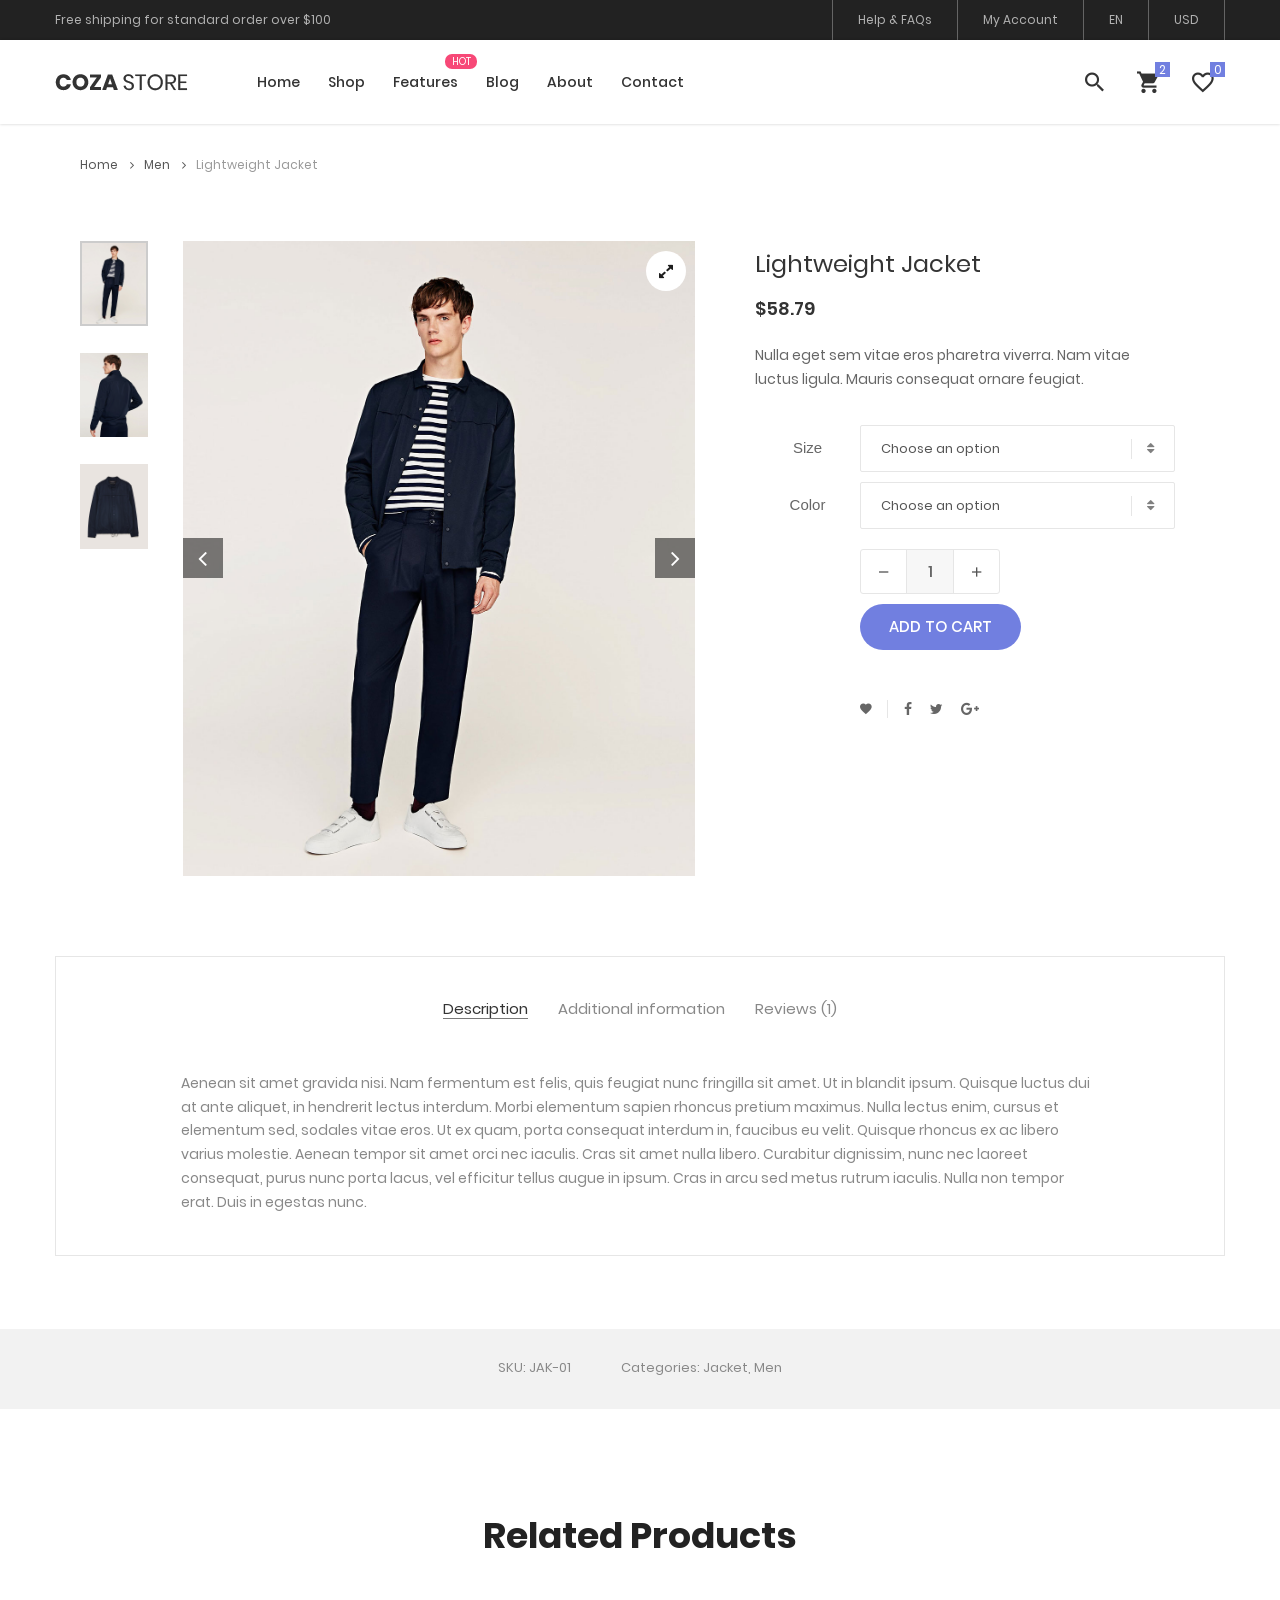
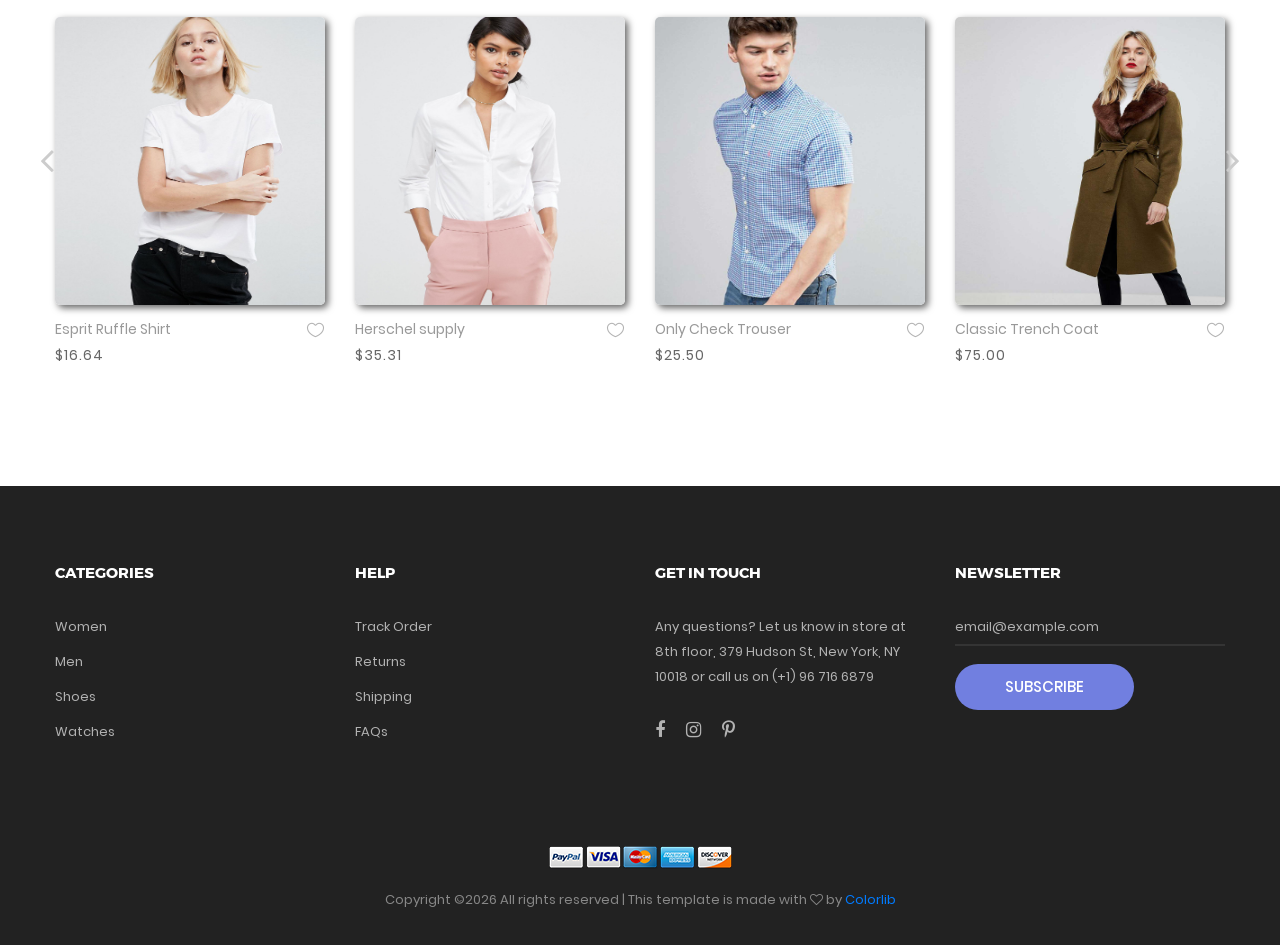
<file: product-detail.html>
<!DOCTYPE html>
<html lang="en">
<head>
	<title>Product Detail</title>
	<meta charset="UTF-8">
	<meta name="viewport" content="width=device-width, initial-scale=1">
<!--===============================================================================================-->	
	<link rel="icon" type="image/png" href="images/icons/favicon.png"/>
<!--===============================================================================================-->
	<link rel="stylesheet" type="text/css" href="vendor/bootstrap/css/bootstrap.min.css">
<!--===============================================================================================-->
	<link rel="stylesheet" type="text/css" href="fonts/font-awesome-4.7.0/css/font-awesome.min.css">
<!--===============================================================================================-->
	<link rel="stylesheet" type="text/css" href="fonts/iconic/css/material-design-iconic-font.min.css">
<!--===============================================================================================-->
	<link rel="stylesheet" type="text/css" href="fonts/linearicons-v1.0.0/icon-font.min.css">
<!--===============================================================================================-->
	<link rel="stylesheet" type="text/css" href="vendor/animate/animate.css">
<!--===============================================================================================-->	
	<link rel="stylesheet" type="text/css" href="vendor/css-hamburgers/hamburgers.min.css">
<!--===============================================================================================-->
	<link rel="stylesheet" type="text/css" href="vendor/animsition/css/animsition.min.css">
<!--===============================================================================================-->
	<link rel="stylesheet" type="text/css" href="vendor/select2/select2.min.css">
<!--===============================================================================================-->	
	<link rel="stylesheet" type="text/css" href="vendor/daterangepicker/daterangepicker.css">
<!--===============================================================================================-->
	<link rel="stylesheet" type="text/css" href="vendor/slick/slick.css">
<!--===============================================================================================-->
	<link rel="stylesheet" type="text/css" href="vendor/MagnificPopup/magnific-popup.css">
<!--===============================================================================================-->
	<link rel="stylesheet" type="text/css" href="vendor/perfect-scrollbar/perfect-scrollbar.css">
<!--===============================================================================================-->
	<link rel="stylesheet" type="text/css" href="css/util.css">
	<link rel="stylesheet" type="text/css" href="css/main.css">
<!--===============================================================================================-->
</head>
<body class="animsition">
	
	<!-- Header -->
	<header class="header-v4">
		<!-- Header desktop -->
		<div class="container-menu-desktop">
			<!-- Topbar -->
			<div class="top-bar">
				<div class="content-topbar flex-sb-m h-full container">
					<div class="left-top-bar">
						Free shipping for standard order over $100
					</div>

					<div class="right-top-bar flex-w h-full">
						<a href="#" class="flex-c-m trans-04 p-lr-25">
							Help & FAQs
						</a>

						<a href="#" class="flex-c-m trans-04 p-lr-25">
							My Account
						</a>

						<a href="#" class="flex-c-m trans-04 p-lr-25">
							EN
						</a>

						<a href="#" class="flex-c-m trans-04 p-lr-25">
							USD
						</a>
					</div>
				</div>
			</div>

			<div class="wrap-menu-desktop how-shadow1">
				<nav class="limiter-menu-desktop container">
					
					<!-- Logo desktop -->		
					<a href="#" class="logo">
						<img src="images/icons/logo-01.png" alt="IMG-LOGO">
					</a>

					<!-- Menu desktop -->
					<div class="menu-desktop">
						<ul class="main-menu">
							<li>
								<a href="index.html">Home</a>
								<ul class="sub-menu">
									<li><a href="index.html">Homepage 1</a></li>
									<li><a href="index.html">Homepage 2</a></li>
									<li><a href="home-03.html">Homepage 3</a></li>
								</ul>
							</li>

							<li>
								<a href="product.html">Shop</a>
							</li>

							<li class="label1" data-label1="hot">
								<a href="shoping-cart.html">Features</a>
							</li>

							<li>
								<a href="blog.html">Blog</a>
							</li>

							<li>
								<a href="about.html">About</a>
							</li>

							<li>
								<a href="contact.html">Contact</a>
							</li>
						</ul>
					</div>	

					<!-- Icon header -->
					<div class="wrap-icon-header flex-w flex-r-m">
						<div class="icon-header-item cl2 hov-cl1 trans-04 p-l-22 p-r-11 js-show-modal-search">
							<i class="zmdi zmdi-search"></i>
						</div>

						<div class="icon-header-item cl2 hov-cl1 trans-04 p-l-22 p-r-11 icon-header-noti js-show-cart" data-notify="2">
							<i class="zmdi zmdi-shopping-cart"></i>
						</div>

						<a href="#" class="icon-header-item cl2 hov-cl1 trans-04 p-l-22 p-r-11 icon-header-noti" data-notify="0">
							<i class="zmdi zmdi-favorite-outline"></i>
						</a>
					</div>
				</nav>
			</div>	
		</div>

		<!-- Header Mobile -->
		<div class="wrap-header-mobile">
			<!-- Logo moblie -->		
			<div class="logo-mobile">
				<a href="index.html"><img src="images/icons/logo.png" alt="IMG-LOGO"></a>
			</div>

			<!-- Icon header -->
			<div class="wrap-icon-header flex-w flex-r-m m-r-15">
				<div class="icon-header-item cl2 hov-cl1 trans-04 p-r-11 js-show-modal-search">
					<i class="zmdi zmdi-search"></i>
				</div>

				<div class="icon-header-item cl2 hov-cl1 trans-04 p-r-11 p-l-10 icon-header-noti js-show-cart" data-notify="2">
					<i class="zmdi zmdi-shopping-cart"></i>
				</div>

				<a href="#" class="dis-block icon-header-item cl2 hov-cl1 trans-04 p-r-11 p-l-10 icon-header-noti" data-notify="0">
					<i class="zmdi zmdi-favorite-outline"></i>
				</a>
			</div>

			<!-- Button show menu -->
			<div class="btn-show-menu-mobile hamburger hamburger--squeeze">
				<span class="hamburger-box">
					<span class="hamburger-inner"></span>
				</span>
			</div>
		</div>


		<!-- Menu Mobile -->
		<div class="menu-mobile">
			<ul class="topbar-mobile">
				<li>
					<div class="left-top-bar">
						Free shipping for standard order over $100
					</div>
				</li>

				<li>
					<div class="right-top-bar flex-w h-full">
						<a href="#" class="flex-c-m p-lr-10 trans-04">
							Help & FAQs
						</a>

						<a href="#" class="flex-c-m p-lr-10 trans-04">
							My Account
						</a>

						<a href="#" class="flex-c-m p-lr-10 trans-04">
							EN
						</a>

						<a href="#" class="flex-c-m p-lr-10 trans-04">
							USD
						</a>
					</div>
				</li>
			</ul>

			<ul class="main-menu-m">
				<li>
					<a href="index.html">Home</a>
					
				</li>

				<li>
					<a href="product.html">Shop</a>
				</li>

				<li>
					<a href="shoping-cart.html" class="label1 rs1" data-label1="hot">Features</a>
				</li>

				<li>
					<a href="blog.html">Blog</a>
				</li>

				<li>
					<a href="about.html">About</a>
				</li>

				<li>
					<a href="contact.html">Contact</a>
				</li>
			</ul>
		</div>

		<!-- Modal Search -->
		<div class="modal-search-header flex-c-m trans-04 js-hide-modal-search">
			<div class="container-search-header">
				<button class="flex-c-m btn-hide-modal-search trans-04 js-hide-modal-search">
					<img src="images/icons/icon-close2.png" alt="CLOSE">
				</button>

				<form class="wrap-search-header flex-w p-l-15">
					<button class="flex-c-m trans-04">
						<i class="zmdi zmdi-search"></i>
					</button>
					<input class="plh3" type="text" name="search" placeholder="Search...">
				</form>
			</div>
		</div>
	</header>

	<!-- Cart -->
	<div class="wrap-header-cart js-panel-cart">
		<div class="s-full js-hide-cart"></div>

		<div class="header-cart flex-col-l p-l-65 p-r-25">
			<div class="header-cart-title flex-w flex-sb-m p-b-8">
				<span class="mtext-103 cl2">
					Your Cart
				</span>

				<div class="fs-35 lh-10 cl2 p-lr-5 pointer hov-cl1 trans-04 js-hide-cart">
					<i class="zmdi zmdi-close"></i>
				</div>
			</div>
			
			<div class="header-cart-content flex-w js-pscroll">
				<ul class="header-cart-wrapitem w-full">
					<li class="header-cart-item flex-w flex-t m-b-12">
						<div class="header-cart-item-img">
							<img src="images/item-cart-01.jpg" alt="IMG">
						</div>

						<div class="header-cart-item-txt p-t-8">
							<a href="#" class="header-cart-item-name m-b-18 hov-cl1 trans-04">
								White Shirt Pleat
							</a>

							<span class="header-cart-item-info">
								1 x $19.00
							</span>
						</div>
					</li>

					<li class="header-cart-item flex-w flex-t m-b-12">
						<div class="header-cart-item-img">
							<img src="images/item-cart-02.jpg" alt="IMG">
						</div>

						<div class="header-cart-item-txt p-t-8">
							<a href="#" class="header-cart-item-name m-b-18 hov-cl1 trans-04">
								Converse All Star
							</a>

							<span class="header-cart-item-info">
								1 x $39.00
							</span>
						</div>
					</li>

					<li class="header-cart-item flex-w flex-t m-b-12">
						<div class="header-cart-item-img">
							<img src="images/item-cart-03.jpg" alt="IMG">
						</div>

						<div class="header-cart-item-txt p-t-8">
							<a href="#" class="header-cart-item-name m-b-18 hov-cl1 trans-04">
								Nixon Porter Leather
							</a>

							<span class="header-cart-item-info">
								1 x $17.00
							</span>
						</div>
					</li>
				</ul>
				
				<div class="w-full">
					<div class="header-cart-total w-full p-tb-40">
						Total: $75.00
					</div>

					<div class="header-cart-buttons flex-w w-full">
						<a href="shoping-cart.html" class="flex-c-m stext-101 cl0 size-107 bg3 bor2 hov-btn3 p-lr-15 trans-04 m-r-8 m-b-10">
							View Cart
						</a>

						<a href="shoping-cart.html" class="flex-c-m stext-101 cl0 size-107 bg3 bor2 hov-btn3 p-lr-15 trans-04 m-b-10">
							Check Out
						</a>
					</div>
				</div>
			</div>
		</div>
	</div>


	<!-- breadcrumb -->
	<div class="container">
		<div class="bread-crumb flex-w p-l-25 p-r-15 p-t-30 p-lr-0-lg">
			<a href="index.html" class="stext-109 cl8 hov-cl1 trans-04">
				Home
				<i class="fa fa-angle-right m-l-9 m-r-10" aria-hidden="true"></i>
			</a>

			<a href="product.html" class="stext-109 cl8 hov-cl1 trans-04">
				Men
				<i class="fa fa-angle-right m-l-9 m-r-10" aria-hidden="true"></i>
			</a>

			<span class="stext-109 cl4">
				Lightweight Jacket
			</span>
		</div>
	</div>
		

	<!-- Product Detail -->
	<section class="sec-product-detail bg0 p-t-65 p-b-60">
		<div class="container">
			<div class="row">
				<div class="col-md-6 col-lg-7 p-b-30">
					<div class="p-l-25 p-r-30 p-lr-0-lg">
						<div class="wrap-slick3 flex-sb flex-w">
							<div class="wrap-slick3-dots"></div>
							<div class="wrap-slick3-arrows flex-sb-m flex-w"></div>

							<div class="slick3 gallery-lb">
								<div class="item-slick3" data-thumb="images/product-detail-01.jpg">
									<div class="wrap-pic-w pos-relative">
										<img src="images/product-detail-01.jpg" alt="IMG-PRODUCT">

										<a class="flex-c-m size-108 how-pos1 bor0 fs-16 cl10 bg0 hov-btn3 trans-04" href="images/product-detail-01.jpg">
											<i class="fa fa-expand"></i>
										</a>
									</div>
								</div>

								<div class="item-slick3" data-thumb="images/product-detail-02.jpg">
									<div class="wrap-pic-w pos-relative">
										<img src="images/product-detail-02.jpg" alt="IMG-PRODUCT">

										<a class="flex-c-m size-108 how-pos1 bor0 fs-16 cl10 bg0 hov-btn3 trans-04" href="images/product-detail-02.jpg">
											<i class="fa fa-expand"></i>
										</a>
									</div>
								</div>

								<div class="item-slick3" data-thumb="images/product-detail-03.jpg">
									<div class="wrap-pic-w pos-relative">
										<img src="images/product-detail-03.jpg" alt="IMG-PRODUCT">

										<a class="flex-c-m size-108 how-pos1 bor0 fs-16 cl10 bg0 hov-btn3 trans-04" href="images/product-detail-03.jpg">
											<i class="fa fa-expand"></i>
										</a>
									</div>
								</div>
							</div>
						</div>
					</div>
				</div>
					
				<div class="col-md-6 col-lg-5 p-b-30">
					<div class="p-r-50 p-t-5 p-lr-0-lg">
						<h4 class="mtext-105 cl2 js-name-detail p-b-14">
							Lightweight Jacket
						</h4>

						<span class="mtext-106 cl2">
							$58.79
						</span>

						<p class="stext-102 cl3 p-t-23">
							Nulla eget sem vitae eros pharetra viverra. Nam vitae luctus ligula. Mauris consequat ornare feugiat.
						</p>
						
						<!--  -->
						<div class="p-t-33">
							<div class="flex-w flex-r-m p-b-10">
								<div class="size-203 flex-c-m respon6">
									Size
								</div>

								<div class="size-204 respon6-next">
									<div class="rs1-select2 bor8 bg0">
										<select class="js-select2" name="time">
											<option>Choose an option</option>
											<option>Size S</option>
											<option>Size M</option>
											<option>Size L</option>
											<option>Size XL</option>
										</select>
										<div class="dropDownSelect2"></div>
									</div>
								</div>
							</div>

							<div class="flex-w flex-r-m p-b-10">
								<div class="size-203 flex-c-m respon6">
									Color
								</div>

								<div class="size-204 respon6-next">
									<div class="rs1-select2 bor8 bg0">
										<select class="js-select2" name="time">
											<option>Choose an option</option>
											<option>Red</option>
											<option>Blue</option>
											<option>White</option>
											<option>Grey</option>
										</select>
										<div class="dropDownSelect2"></div>
									</div>
								</div>
							</div>

							<div class="flex-w flex-r-m p-b-10">
								<div class="size-204 flex-w flex-m respon6-next">
									<div class="wrap-num-product flex-w m-r-20 m-tb-10">
										<div class="btn-num-product-down cl8 hov-btn3 trans-04 flex-c-m">
											<i class="fs-16 zmdi zmdi-minus"></i>
										</div>

										<input class="mtext-104 cl3 txt-center num-product" type="number" name="num-product" value="1">

										<div class="btn-num-product-up cl8 hov-btn3 trans-04 flex-c-m">
											<i class="fs-16 zmdi zmdi-plus"></i>
										</div>
									</div>

									<button class="flex-c-m stext-101 cl0 size-101 bg1 bor1 hov-btn1 p-lr-15 trans-04 js-addcart-detail">
										Add to cart
									</button>
								</div>
							</div>	
						</div>

						<!--  -->
						<div class="flex-w flex-m p-l-100 p-t-40 respon7">
							<div class="flex-m bor9 p-r-10 m-r-11">
								<a href="#" class="fs-14 cl3 hov-cl1 trans-04 lh-10 p-lr-5 p-tb-2 js-addwish-detail tooltip100" data-tooltip="Add to Wishlist">
									<i class="zmdi zmdi-favorite"></i>
								</a>
							</div>

							<a href="#" class="fs-14 cl3 hov-cl1 trans-04 lh-10 p-lr-5 p-tb-2 m-r-8 tooltip100" data-tooltip="Facebook">
								<i class="fa fa-facebook"></i>
							</a>

							<a href="#" class="fs-14 cl3 hov-cl1 trans-04 lh-10 p-lr-5 p-tb-2 m-r-8 tooltip100" data-tooltip="Twitter">
								<i class="fa fa-twitter"></i>
							</a>

							<a href="#" class="fs-14 cl3 hov-cl1 trans-04 lh-10 p-lr-5 p-tb-2 m-r-8 tooltip100" data-tooltip="Google Plus">
								<i class="fa fa-google-plus"></i>
							</a>
						</div>
					</div>
				</div>
			</div>

			<div class="bor10 m-t-50 p-t-43 p-b-40">
				<!-- Tab01 -->
				<div class="tab01">
					<!-- Nav tabs -->
					<ul class="nav nav-tabs" role="tablist">
						<li class="nav-item p-b-10">
							<a class="nav-link active" data-toggle="tab" href="#description" role="tab">Description</a>
						</li>

						<li class="nav-item p-b-10">
							<a class="nav-link" data-toggle="tab" href="#information" role="tab">Additional information</a>
						</li>

						<li class="nav-item p-b-10">
							<a class="nav-link" data-toggle="tab" href="#reviews" role="tab">Reviews (1)</a>
						</li>
					</ul>

					<!-- Tab panes -->
					<div class="tab-content p-t-43">
						<!-- - -->
						<div class="tab-pane fade show active" id="description" role="tabpanel">
							<div class="how-pos2 p-lr-15-md">
								<p class="stext-102 cl6">
									Aenean sit amet gravida nisi. Nam fermentum est felis, quis feugiat nunc fringilla sit amet. Ut in blandit ipsum. Quisque luctus dui at ante aliquet, in hendrerit lectus interdum. Morbi elementum sapien rhoncus pretium maximus. Nulla lectus enim, cursus et elementum sed, sodales vitae eros. Ut ex quam, porta consequat interdum in, faucibus eu velit. Quisque rhoncus ex ac libero varius molestie. Aenean tempor sit amet orci nec iaculis. Cras sit amet nulla libero. Curabitur dignissim, nunc nec laoreet consequat, purus nunc porta lacus, vel efficitur tellus augue in ipsum. Cras in arcu sed metus rutrum iaculis. Nulla non tempor erat. Duis in egestas nunc.
								</p>
							</div>
						</div>

						<!-- - -->
						<div class="tab-pane fade" id="information" role="tabpanel">
							<div class="row">
								<div class="col-sm-10 col-md-8 col-lg-6 m-lr-auto">
									<ul class="p-lr-28 p-lr-15-sm">
										<li class="flex-w flex-t p-b-7">
											<span class="stext-102 cl3 size-205">
												Weight
											</span>

											<span class="stext-102 cl6 size-206">
												0.79 kg
											</span>
										</li>

										<li class="flex-w flex-t p-b-7">
											<span class="stext-102 cl3 size-205">
												Dimensions
											</span>

											<span class="stext-102 cl6 size-206">
												110 x 33 x 100 cm
											</span>
										</li>

										<li class="flex-w flex-t p-b-7">
											<span class="stext-102 cl3 size-205">
												Materials
											</span>

											<span class="stext-102 cl6 size-206">
												60% cotton
											</span>
										</li>

										<li class="flex-w flex-t p-b-7">
											<span class="stext-102 cl3 size-205">
												Color
											</span>

											<span class="stext-102 cl6 size-206">
												Black, Blue, Grey, Green, Red, White
											</span>
										</li>

										<li class="flex-w flex-t p-b-7">
											<span class="stext-102 cl3 size-205">
												Size
											</span>

											<span class="stext-102 cl6 size-206">
												XL, L, M, S
											</span>
										</li>
									</ul>
								</div>
							</div>
						</div>

						<!-- - -->
						<div class="tab-pane fade" id="reviews" role="tabpanel">
							<div class="row">
								<div class="col-sm-10 col-md-8 col-lg-6 m-lr-auto">
									<div class="p-b-30 m-lr-15-sm">
										<!-- Review -->
										<div class="flex-w flex-t p-b-68">
											<div class="wrap-pic-s size-109 bor0 of-hidden m-r-18 m-t-6">
												<img src="images/avatar-01.jpg" alt="AVATAR">
											</div>

											<div class="size-207">
												<div class="flex-w flex-sb-m p-b-17">
													<span class="mtext-107 cl2 p-r-20">
														Ariana Grande
													</span>

													<span class="fs-18 cl11">
														<i class="zmdi zmdi-star"></i>
														<i class="zmdi zmdi-star"></i>
														<i class="zmdi zmdi-star"></i>
														<i class="zmdi zmdi-star"></i>
														<i class="zmdi zmdi-star-half"></i>
													</span>
												</div>

												<p class="stext-102 cl6">
													Quod autem in homine praestantissimum atque optimum est, id deseruit. Apud ceteros autem philosophos
												</p>
											</div>
										</div>
										
										<!-- Add review -->
										<form class="w-full">
											<h5 class="mtext-108 cl2 p-b-7">
												Add a review
											</h5>

											<p class="stext-102 cl6">
												Your email address will not be published. Required fields are marked *
											</p>

											<div class="flex-w flex-m p-t-50 p-b-23">
												<span class="stext-102 cl3 m-r-16">
													Your Rating
												</span>

												<span class="wrap-rating fs-18 cl11 pointer">
													<i class="item-rating pointer zmdi zmdi-star-outline"></i>
													<i class="item-rating pointer zmdi zmdi-star-outline"></i>
													<i class="item-rating pointer zmdi zmdi-star-outline"></i>
													<i class="item-rating pointer zmdi zmdi-star-outline"></i>
													<i class="item-rating pointer zmdi zmdi-star-outline"></i>
													<input class="dis-none" type="number" name="rating">
												</span>
											</div>

											<div class="row p-b-25">
												<div class="col-12 p-b-5">
													<label class="stext-102 cl3" for="review">Your review</label>
													<textarea class="size-110 bor8 stext-102 cl2 p-lr-20 p-tb-10" id="review" name="review"></textarea>
												</div>

												<div class="col-sm-6 p-b-5">
													<label class="stext-102 cl3" for="name">Name</label>
													<input class="size-111 bor8 stext-102 cl2 p-lr-20" id="name" type="text" name="name">
												</div>

												<div class="col-sm-6 p-b-5">
													<label class="stext-102 cl3" for="email">Email</label>
													<input class="size-111 bor8 stext-102 cl2 p-lr-20" id="email" type="text" name="email">
												</div>
											</div>

											<button class="flex-c-m stext-101 cl0 size-112 bg7 bor11 hov-btn3 p-lr-15 trans-04 m-b-10">
												Submit
											</button>
										</form>
									</div>
								</div>
							</div>
						</div>
					</div>
				</div>
			</div>
		</div>

		<div class="bg6 flex-c-m flex-w size-302 m-t-73 p-tb-15">
			<span class="stext-107 cl6 p-lr-25">
				SKU: JAK-01
			</span>

			<span class="stext-107 cl6 p-lr-25">
				Categories: Jacket, Men
			</span>
		</div>
	</section>


	<!-- Related Products -->
	<section class="sec-relate-product bg0 p-t-45 p-b-105">
		<div class="container">
			<div class="p-b-45">
				<h3 class="ltext-106 cl5 txt-center">
					Related Products
				</h3>
			</div>

			<!-- Slide2 -->
			<div class="wrap-slick2">
				<div class="slick2">
					<div class="item-slick2 p-l-15 p-r-15 p-t-15 p-b-15">
						<!-- Block2 -->
						<div class="block2">
							<div class="block2-pic hov-img0">
								<img src="images/product-01.jpg" alt="IMG-PRODUCT">

								<a href="#" class="block2-btn flex-c-m stext-103 cl2 size-102 bg0 bor2 hov-btn1 p-lr-15 trans-04 js-show-modal1">
									Quick View
								</a>
							</div>

							<div class="block2-txt flex-w flex-t p-t-14">
								<div class="block2-txt-child1 flex-col-l ">
									<a href="product-detail.html" class="stext-104 cl4 hov-cl1 trans-04 js-name-b2 p-b-6">
										Esprit Ruffle Shirt
									</a>

									<span class="stext-105 cl3">
										$16.64
									</span>
								</div>

								<div class="block2-txt-child2 flex-r p-t-3">
									<a href="#" class="btn-addwish-b2 dis-block pos-relative js-addwish-b2">
										<img class="icon-heart1 dis-block trans-04" src="images/icons/icon-heart-01.png" alt="ICON">
										<img class="icon-heart2 dis-block trans-04 ab-t-l" src="images/icons/icon-heart-02.png" alt="ICON">
									</a>
								</div>
							</div>
						</div>
					</div>

					<div class="item-slick2 p-l-15 p-r-15 p-t-15 p-b-15">
						<!-- Block2 -->
						<div class="block2">
							<div class="block2-pic hov-img0">
								<img src="images/product-02.jpg" alt="IMG-PRODUCT">

								<a href="#" class="block2-btn flex-c-m stext-103 cl2 size-102 bg0 bor2 hov-btn1 p-lr-15 trans-04 js-show-modal1">
									Quick View
								</a>
							</div>

							<div class="block2-txt flex-w flex-t p-t-14">
								<div class="block2-txt-child1 flex-col-l ">
									<a href="product-detail.html" class="stext-104 cl4 hov-cl1 trans-04 js-name-b2 p-b-6">
										Herschel supply
									</a>

									<span class="stext-105 cl3">
										$35.31
									</span>
								</div>

								<div class="block2-txt-child2 flex-r p-t-3">
									<a href="#" class="btn-addwish-b2 dis-block pos-relative js-addwish-b2">
										<img class="icon-heart1 dis-block trans-04" src="images/icons/icon-heart-01.png" alt="ICON">
										<img class="icon-heart2 dis-block trans-04 ab-t-l" src="images/icons/icon-heart-02.png" alt="ICON">
									</a>
								</div>
							</div>
						</div>
					</div>

					<div class="item-slick2 p-l-15 p-r-15 p-t-15 p-b-15">
						<!-- Block2 -->
						<div class="block2">
							<div class="block2-pic hov-img0">
								<img src="images/product-03.jpg" alt="IMG-PRODUCT">

								<a href="#" class="block2-btn flex-c-m stext-103 cl2 size-102 bg0 bor2 hov-btn1 p-lr-15 trans-04 js-show-modal1">
									Quick View
								</a>
							</div>

							<div class="block2-txt flex-w flex-t p-t-14">
								<div class="block2-txt-child1 flex-col-l ">
									<a href="product-detail.html" class="stext-104 cl4 hov-cl1 trans-04 js-name-b2 p-b-6">
										Only Check Trouser
									</a>

									<span class="stext-105 cl3">
										$25.50
									</span>
								</div>

								<div class="block2-txt-child2 flex-r p-t-3">
									<a href="#" class="btn-addwish-b2 dis-block pos-relative js-addwish-b2">
										<img class="icon-heart1 dis-block trans-04" src="images/icons/icon-heart-01.png" alt="ICON">
										<img class="icon-heart2 dis-block trans-04 ab-t-l" src="images/icons/icon-heart-02.png" alt="ICON">
									</a>
								</div>
							</div>
						</div>
					</div>

					<div class="item-slick2 p-l-15 p-r-15 p-t-15 p-b-15">
						<!-- Block2 -->
						<div class="block2">
							<div class="block2-pic hov-img0">
								<img src="images/product-04.jpg" alt="IMG-PRODUCT">

								<a href="#" class="block2-btn flex-c-m stext-103 cl2 size-102 bg0 bor2 hov-btn1 p-lr-15 trans-04 js-show-modal1">
									Quick View
								</a>
							</div>

							<div class="block2-txt flex-w flex-t p-t-14">
								<div class="block2-txt-child1 flex-col-l ">
									<a href="product-detail.html" class="stext-104 cl4 hov-cl1 trans-04 js-name-b2 p-b-6">
										Classic Trench Coat
									</a>

									<span class="stext-105 cl3">
										$75.00
									</span>
								</div>

								<div class="block2-txt-child2 flex-r p-t-3">
									<a href="#" class="btn-addwish-b2 dis-block pos-relative js-addwish-b2">
										<img class="icon-heart1 dis-block trans-04" src="images/icons/icon-heart-01.png" alt="ICON">
										<img class="icon-heart2 dis-block trans-04 ab-t-l" src="images/icons/icon-heart-02.png" alt="ICON">
									</a>
								</div>
							</div>
						</div>
					</div>

					<div class="item-slick2 p-l-15 p-r-15 p-t-15 p-b-15">
						<!-- Block2 -->
						<div class="block2">
							<div class="block2-pic hov-img0">
								<img src="images/product-05.jpg" alt="IMG-PRODUCT">

								<a href="#" class="block2-btn flex-c-m stext-103 cl2 size-102 bg0 bor2 hov-btn1 p-lr-15 trans-04 js-show-modal1">
									Quick View
								</a>
							</div>

							<div class="block2-txt flex-w flex-t p-t-14">
								<div class="block2-txt-child1 flex-col-l ">
									<a href="product-detail.html" class="stext-104 cl4 hov-cl1 trans-04 js-name-b2 p-b-6">
										Front Pocket Jumper
									</a>

									<span class="stext-105 cl3">
										$34.75
									</span>
								</div>

								<div class="block2-txt-child2 flex-r p-t-3">
									<a href="#" class="btn-addwish-b2 dis-block pos-relative js-addwish-b2">
										<img class="icon-heart1 dis-block trans-04" src="images/icons/icon-heart-01.png" alt="ICON">
										<img class="icon-heart2 dis-block trans-04 ab-t-l" src="images/icons/icon-heart-02.png" alt="ICON">
									</a>
								</div>
							</div>
						</div>
					</div>

					<div class="item-slick2 p-l-15 p-r-15 p-t-15 p-b-15">
						<!-- Block2 -->
						<div class="block2">
							<div class="block2-pic hov-img0">
								<img src="images/product-06.jpg" alt="IMG-PRODUCT">

								<a href="#" class="block2-btn flex-c-m stext-103 cl2 size-102 bg0 bor2 hov-btn1 p-lr-15 trans-04 js-show-modal1">
									Quick View
								</a>
							</div>

							<div class="block2-txt flex-w flex-t p-t-14">
								<div class="block2-txt-child1 flex-col-l ">
									<a href="product-detail.html" class="stext-104 cl4 hov-cl1 trans-04 js-name-b2 p-b-6">
										Vintage Inspired Classic 
									</a>

									<span class="stext-105 cl3">
										$93.20
									</span>
								</div>

								<div class="block2-txt-child2 flex-r p-t-3">
									<a href="#" class="btn-addwish-b2 dis-block pos-relative js-addwish-b2">
										<img class="icon-heart1 dis-block trans-04" src="images/icons/icon-heart-01.png" alt="ICON">
										<img class="icon-heart2 dis-block trans-04 ab-t-l" src="images/icons/icon-heart-02.png" alt="ICON">
									</a>
								</div>
							</div>
						</div>
					</div>

					<div class="item-slick2 p-l-15 p-r-15 p-t-15 p-b-15">
						<!-- Block2 -->
						<div class="block2">
							<div class="block2-pic hov-img0">
								<img src="images/product-07.jpg" alt="IMG-PRODUCT">

								<a href="#" class="block2-btn flex-c-m stext-103 cl2 size-102 bg0 bor2 hov-btn1 p-lr-15 trans-04 js-show-modal1">
									Quick View
								</a>
							</div>

							<div class="block2-txt flex-w flex-t p-t-14">
								<div class="block2-txt-child1 flex-col-l ">
									<a href="product-detail.html" class="stext-104 cl4 hov-cl1 trans-04 js-name-b2 p-b-6">
										Shirt in Stretch Cotton
									</a>

									<span class="stext-105 cl3">
										$52.66
									</span>
								</div>

								<div class="block2-txt-child2 flex-r p-t-3">
									<a href="#" class="btn-addwish-b2 dis-block pos-relative js-addwish-b2">
										<img class="icon-heart1 dis-block trans-04" src="images/icons/icon-heart-01.png" alt="ICON">
										<img class="icon-heart2 dis-block trans-04 ab-t-l" src="images/icons/icon-heart-02.png" alt="ICON">
									</a>
								</div>
							</div>
						</div>
					</div>

					<div class="item-slick2 p-l-15 p-r-15 p-t-15 p-b-15">
						<!-- Block2 -->
						<div class="block2">
							<div class="block2-pic hov-img0">
								<img src="images/product-08.jpg" alt="IMG-PRODUCT">

								<a href="#" class="block2-btn flex-c-m stext-103 cl2 size-102 bg0 bor2 hov-btn1 p-lr-15 trans-04 js-show-modal1">
									Quick View
								</a>
							</div>

							<div class="block2-txt flex-w flex-t p-t-14">
								<div class="block2-txt-child1 flex-col-l ">
									<a href="product-detail.html" class="stext-104 cl4 hov-cl1 trans-04 js-name-b2 p-b-6">
										Pieces Metallic Printed
									</a>

									<span class="stext-105 cl3">
										$18.96
									</span>
								</div>

								<div class="block2-txt-child2 flex-r p-t-3">
									<a href="#" class="btn-addwish-b2 dis-block pos-relative js-addwish-b2">
										<img class="icon-heart1 dis-block trans-04" src="images/icons/icon-heart-01.png" alt="ICON">
										<img class="icon-heart2 dis-block trans-04 ab-t-l" src="images/icons/icon-heart-02.png" alt="ICON">
									</a>
								</div>
							</div>
						</div>
					</div>
				</div>
			</div>
		</div>
	</section>
		

	<!-- Footer -->
	<footer class="bg3 p-t-75 p-b-32">
		<div class="container">
			<div class="row">
				<div class="col-sm-6 col-lg-3 p-b-50">
					<h4 class="stext-301 cl0 p-b-30">
						Categories
					</h4>

					<ul>
						<li class="p-b-10">
							<a href="#" class="stext-107 cl7 hov-cl1 trans-04">
								Women
							</a>
						</li>

						<li class="p-b-10">
							<a href="#" class="stext-107 cl7 hov-cl1 trans-04">
								Men
							</a>
						</li>

						<li class="p-b-10">
							<a href="#" class="stext-107 cl7 hov-cl1 trans-04">
								Shoes
							</a>
						</li>

						<li class="p-b-10">
							<a href="#" class="stext-107 cl7 hov-cl1 trans-04">
								Watches
							</a>
						</li>
					</ul>
				</div>

				<div class="col-sm-6 col-lg-3 p-b-50">
					<h4 class="stext-301 cl0 p-b-30">
						Help
					</h4>

					<ul>
						<li class="p-b-10">
							<a href="#" class="stext-107 cl7 hov-cl1 trans-04">
								Track Order
							</a>
						</li>

						<li class="p-b-10">
							<a href="#" class="stext-107 cl7 hov-cl1 trans-04">
								Returns 
							</a>
						</li>

						<li class="p-b-10">
							<a href="#" class="stext-107 cl7 hov-cl1 trans-04">
								Shipping
							</a>
						</li>

						<li class="p-b-10">
							<a href="#" class="stext-107 cl7 hov-cl1 trans-04">
								FAQs
							</a>
						</li>
					</ul>
				</div>

				<div class="col-sm-6 col-lg-3 p-b-50">
					<h4 class="stext-301 cl0 p-b-30">
						GET IN TOUCH
					</h4>

					<p class="stext-107 cl7 size-201">
						Any questions? Let us know in store at 8th floor, 379 Hudson St, New York, NY 10018 or call us on (+1) 96 716 6879
					</p>

					<div class="p-t-27">
						<a href="#" class="fs-18 cl7 hov-cl1 trans-04 m-r-16">
							<i class="fa fa-facebook"></i>
						</a>

						<a href="#" class="fs-18 cl7 hov-cl1 trans-04 m-r-16">
							<i class="fa fa-instagram"></i>
						</a>

						<a href="#" class="fs-18 cl7 hov-cl1 trans-04 m-r-16">
							<i class="fa fa-pinterest-p"></i>
						</a>
					</div>
				</div>

				<div class="col-sm-6 col-lg-3 p-b-50">
					<h4 class="stext-301 cl0 p-b-30">
						Newsletter
					</h4>

					<form>
						<div class="wrap-input1 w-full p-b-4">
							<input class="input1 bg-none plh1 stext-107 cl7" type="text" name="email" placeholder="email@example.com">
							<div class="focus-input1 trans-04"></div>
						</div>

						<div class="p-t-18">
							<button class="flex-c-m stext-101 cl0 size-103 bg1 bor1 hov-btn2 p-lr-15 trans-04">
								Subscribe
							</button>
						</div>
					</form>
				</div>
			</div>

			<div class="p-t-40">
				<div class="flex-c-m flex-w p-b-18">
					<a href="#" class="m-all-1">
						<img src="images/icons/icon-pay-01.png" alt="ICON-PAY">
					</a>

					<a href="#" class="m-all-1">
						<img src="images/icons/icon-pay-02.png" alt="ICON-PAY">
					</a>

					<a href="#" class="m-all-1">
						<img src="images/icons/icon-pay-03.png" alt="ICON-PAY">
					</a>

					<a href="#" class="m-all-1">
						<img src="images/icons/icon-pay-04.png" alt="ICON-PAY">
					</a>

					<a href="#" class="m-all-1">
						<img src="images/icons/icon-pay-05.png" alt="ICON-PAY">
					</a>
				</div>

				<p class="stext-107 cl6 txt-center">
					<!-- Link back to Colorlib can't be removed. Template is licensed under CC BY 3.0. -->
Copyright &copy;<script>document.write(new Date().getFullYear());</script> All rights reserved | This template is made with <i class="fa fa-heart-o" aria-hidden="true"></i> by <a href="https://colorlib.com" target="_blank">Colorlib</a>
<!-- Link back to Colorlib can't be removed. Template is licensed under CC BY 3.0. -->

				</p>
			</div>
		</div>
	</footer>


	<!-- Back to top -->
	<div class="btn-back-to-top" id="myBtn">
		<span class="symbol-btn-back-to-top">
			<i class="zmdi zmdi-chevron-up"></i>
		</span>
	</div>

	<!-- Modal1 -->
	<div class="wrap-modal1 js-modal1 p-t-60 p-b-20">
		<div class="overlay-modal1 js-hide-modal1"></div>

		<div class="container">
			<div class="bg0 p-t-60 p-b-30 p-lr-15-lg how-pos3-parent">
				<button class="how-pos3 hov3 trans-04 js-hide-modal1">
					<img src="images/icons/icon-close.png" alt="CLOSE">
				</button>

				<div class="row">
					<div class="col-md-6 col-lg-7 p-b-30">
						<div class="p-l-25 p-r-30 p-lr-0-lg">
							<div class="wrap-slick3 flex-sb flex-w">
								<div class="wrap-slick3-dots"></div>
								<div class="wrap-slick3-arrows flex-sb-m flex-w"></div>

								<div class="slick3 gallery-lb">
									<div class="item-slick3" data-thumb="images/product-detail-01.jpg">
										<div class="wrap-pic-w pos-relative">
											<img src="images/product-detail-01.jpg" alt="IMG-PRODUCT">

											<a class="flex-c-m size-108 how-pos1 bor0 fs-16 cl10 bg0 hov-btn3 trans-04" href="images/product-detail-01.jpg">
												<i class="fa fa-expand"></i>
											</a>
										</div>
									</div>

									<div class="item-slick3" data-thumb="images/product-detail-02.jpg">
										<div class="wrap-pic-w pos-relative">
											<img src="images/product-detail-02.jpg" alt="IMG-PRODUCT">

											<a class="flex-c-m size-108 how-pos1 bor0 fs-16 cl10 bg0 hov-btn3 trans-04" href="images/product-detail-02.jpg">
												<i class="fa fa-expand"></i>
											</a>
										</div>
									</div>

									<div class="item-slick3" data-thumb="images/product-detail-03.jpg">
										<div class="wrap-pic-w pos-relative">
											<img src="images/product-detail-03.jpg" alt="IMG-PRODUCT">

											<a class="flex-c-m size-108 how-pos1 bor0 fs-16 cl10 bg0 hov-btn3 trans-04" href="images/product-detail-03.jpg">
												<i class="fa fa-expand"></i>
											</a>
										</div>
									</div>
								</div>
							</div>
						</div>
					</div>
					
					<div class="col-md-6 col-lg-5 p-b-30">
						<div class="p-r-50 p-t-5 p-lr-0-lg">
							<h4 class="mtext-105 cl2 js-name-detail p-b-14">
								Lightweight Jacket
							</h4>

							<span class="mtext-106 cl2">
								$58.79
							</span>

							<p class="stext-102 cl3 p-t-23">
								Nulla eget sem vitae eros pharetra viverra. Nam vitae luctus ligula. Mauris consequat ornare feugiat.
							</p>
							
							<!--  -->
							<div class="p-t-33">
								<div class="flex-w flex-r-m p-b-10">
									<div class="size-203 flex-c-m respon6">
										Size
									</div>

									<div class="size-204 respon6-next">
										<div class="rs1-select2 bor8 bg0">
											<select class="js-select2" name="time">
												<option>Choose an option</option>
												<option>Size S</option>
												<option>Size M</option>
												<option>Size L</option>
												<option>Size XL</option>
											</select>
											<div class="dropDownSelect2"></div>
										</div>
									</div>
								</div>

								<div class="flex-w flex-r-m p-b-10">
									<div class="size-203 flex-c-m respon6">
										Color
									</div>

									<div class="size-204 respon6-next">
										<div class="rs1-select2 bor8 bg0">
											<select class="js-select2" name="time">
												<option>Choose an option</option>
												<option>Red</option>
												<option>Blue</option>
												<option>White</option>
												<option>Grey</option>
											</select>
											<div class="dropDownSelect2"></div>
										</div>
									</div>
								</div>

								<div class="flex-w flex-r-m p-b-10">
									<div class="size-204 flex-w flex-m respon6-next">
										<div class="wrap-num-product flex-w m-r-20 m-tb-10">
											<div class="btn-num-product-down cl8 hov-btn3 trans-04 flex-c-m">
												<i class="fs-16 zmdi zmdi-minus"></i>
											</div>

											<input class="mtext-104 cl3 txt-center num-product" type="number" name="num-product" value="1">

											<div class="btn-num-product-up cl8 hov-btn3 trans-04 flex-c-m">
												<i class="fs-16 zmdi zmdi-plus"></i>
											</div>
										</div>

										<button class="flex-c-m stext-101 cl0 size-101 bg1 bor1 hov-btn1 p-lr-15 trans-04 js-addcart-detail">
											Add to cart
										</button>
									</div>
								</div>	
							</div>

							<!--  -->
							<div class="flex-w flex-m p-l-100 p-t-40 respon7">
								<div class="flex-m bor9 p-r-10 m-r-11">
									<a href="#" class="fs-14 cl3 hov-cl1 trans-04 lh-10 p-lr-5 p-tb-2 js-addwish-detail tooltip100" data-tooltip="Add to Wishlist">
										<i class="zmdi zmdi-favorite"></i>
									</a>
								</div>

								<a href="#" class="fs-14 cl3 hov-cl1 trans-04 lh-10 p-lr-5 p-tb-2 m-r-8 tooltip100" data-tooltip="Facebook">
									<i class="fa fa-facebook"></i>
								</a>

								<a href="#" class="fs-14 cl3 hov-cl1 trans-04 lh-10 p-lr-5 p-tb-2 m-r-8 tooltip100" data-tooltip="Twitter">
									<i class="fa fa-twitter"></i>
								</a>

								<a href="#" class="fs-14 cl3 hov-cl1 trans-04 lh-10 p-lr-5 p-tb-2 m-r-8 tooltip100" data-tooltip="Google Plus">
									<i class="fa fa-google-plus"></i>
								</a>
							</div>
						</div>
					</div>
				</div>
			</div>
		</div>
	</div>

<!--===============================================================================================-->	
	<script src="vendor/jquery/jquery-3.2.1.min.js"></script>
<!--===============================================================================================-->
	<script src="vendor/animsition/js/animsition.min.js"></script>
<!--===============================================================================================-->
	<script src="vendor/bootstrap/js/popper.js"></script>
	<script src="vendor/bootstrap/js/bootstrap.min.js"></script>
<!--===============================================================================================-->
	<script src="vendor/select2/select2.min.js"></script>
	<script>
		$(".js-select2").each(function(){
			$(this).select2({
				minimumResultsForSearch: 20,
				dropdownParent: $(this).next('.dropDownSelect2')
			});
		})
	</script>
<!--===============================================================================================-->
	<script src="vendor/daterangepicker/moment.min.js"></script>
	<script src="vendor/daterangepicker/daterangepicker.js"></script>
<!--===============================================================================================-->
	<script src="vendor/slick/slick.min.js"></script>
	<script src="js/slick-custom.js"></script>
<!--===============================================================================================-->
	<script src="vendor/parallax100/parallax100.js"></script>
	<script>
        $('.parallax100').parallax100();
	</script>
<!--===============================================================================================-->
	<script src="vendor/MagnificPopup/jquery.magnific-popup.min.js"></script>
	<script>
		$('.gallery-lb').each(function() { // the containers for all your galleries
			$(this).magnificPopup({
		        delegate: 'a', // the selector for gallery item
		        type: 'image',
		        gallery: {
		        	enabled:true
		        },
		        mainClass: 'mfp-fade'
		    });
		});
	</script>
<!--===============================================================================================-->
	<script src="vendor/isotope/isotope.pkgd.min.js"></script>
<!--===============================================================================================-->
	<script src="vendor/sweetalert/sweetalert.min.js"></script>
	<script>
		$('.js-addwish-b2, .js-addwish-detail').on('click', function(e){
			e.preventDefault();
		});

		$('.js-addwish-b2').each(function(){
			var nameProduct = $(this).parent().parent().find('.js-name-b2').html();
			$(this).on('click', function(){
				swal(nameProduct, "is added to wishlist !", "success");

				$(this).addClass('js-addedwish-b2');
				$(this).off('click');
			});
		});

		$('.js-addwish-detail').each(function(){
			var nameProduct = $(this).parent().parent().parent().find('.js-name-detail').html();

			$(this).on('click', function(){
				swal(nameProduct, "is added to wishlist !", "success");

				$(this).addClass('js-addedwish-detail');
				$(this).off('click');
			});
		});

		/*---------------------------------------------*/

		$('.js-addcart-detail').each(function(){
			var nameProduct = $(this).parent().parent().parent().parent().find('.js-name-detail').html();
			$(this).on('click', function(){
				swal(nameProduct, "is added to cart !", "success");
			});
		});
	
	</script>
<!--===============================================================================================-->
	<script src="vendor/perfect-scrollbar/perfect-scrollbar.min.js"></script>
	<script>
		$('.js-pscroll').each(function(){
			$(this).css('position','relative');
			$(this).css('overflow','hidden');
			var ps = new PerfectScrollbar(this, {
				wheelSpeed: 1,
				scrollingThreshold: 1000,
				wheelPropagation: false,
			});

			$(window).on('resize', function(){
				ps.update();
			})
		});
	</script>
<!--===============================================================================================-->
	<script src="js/main.js"></script>

</body>
</html>
</file>
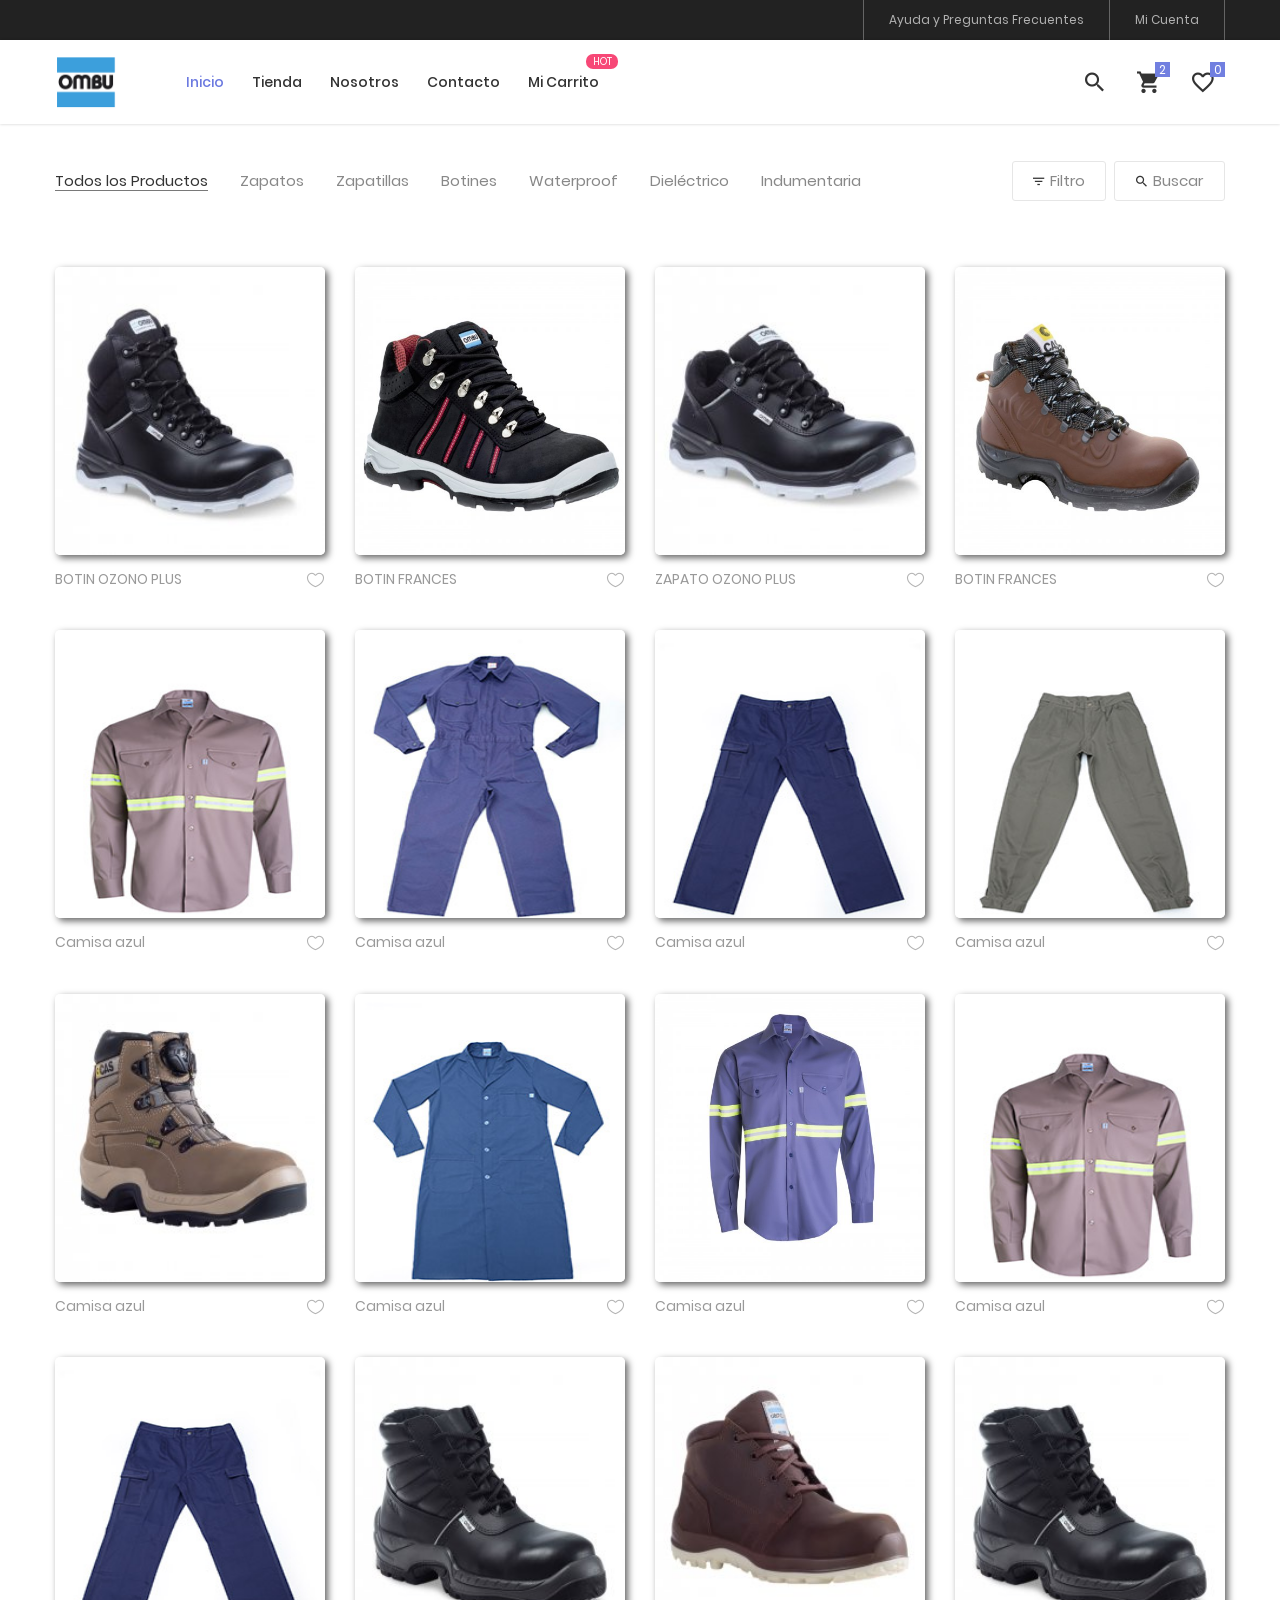
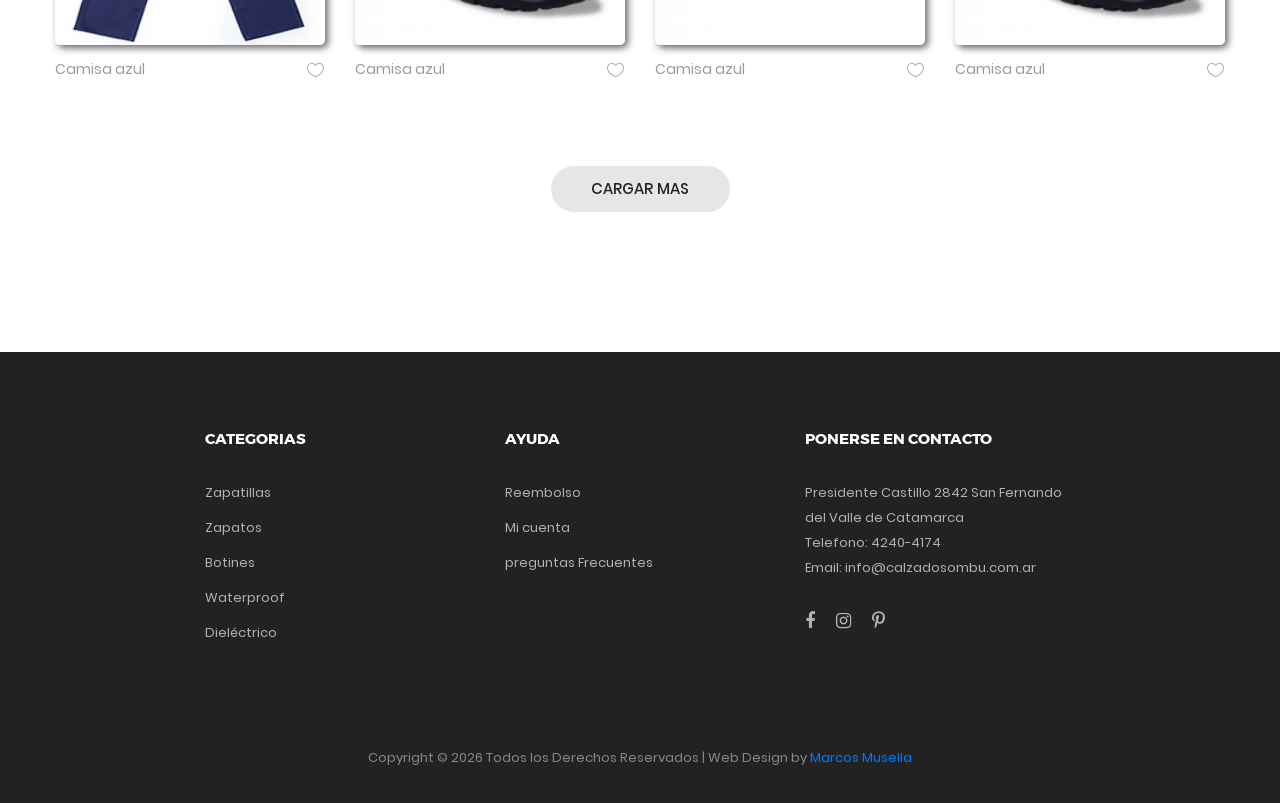
<file: product.html>
<!DOCTYPE html>
<html lang="en">

<head>
	<title>Product</title>
	<meta charset="UTF-8">
	<meta name="viewport" content="width=device-width, initial-scale=1">
	<!--===============================================================================================-->
	<link rel="icon" type="image/png" href="images/icons/favicon.png" />
	<!--===============================================================================================-->
	<link rel="stylesheet" type="text/css" href="vendor/bootstrap/css/bootstrap.min.css">
	<!--===============================================================================================-->
	<link rel="stylesheet" type="text/css" href="fonts/font-awesome-4.7.0/css/font-awesome.min.css">
	<!--===============================================================================================-->
	<link rel="stylesheet" type="text/css" href="fonts/iconic/css/material-design-iconic-font.min.css">
	<!--===============================================================================================-->
	<link rel="stylesheet" type="text/css" href="fonts/linearicons-v1.0.0/icon-font.min.css">
	<!--===============================================================================================-->
	<link rel="stylesheet" type="text/css" href="vendor/animate/animate.css">
	<!--===============================================================================================-->
	<link rel="stylesheet" type="text/css" href="vendor/css-hamburgers/hamburgers.min.css">
	<!--===============================================================================================-->
	<link rel="stylesheet" type="text/css" href="vendor/animsition/css/animsition.min.css">
	<!--===============================================================================================-->
	<link rel="stylesheet" type="text/css" href="vendor/select2/select2.min.css">
	<!--===============================================================================================-->
	<link rel="stylesheet" type="text/css" href="vendor/daterangepicker/daterangepicker.css">
	<!--===============================================================================================-->
	<link rel="stylesheet" type="text/css" href="vendor/slick/slick.css">
	<!--===============================================================================================-->
	<link rel="stylesheet" type="text/css" href="vendor/MagnificPopup/magnific-popup.css">
	<!--===============================================================================================-->
	<link rel="stylesheet" type="text/css" href="vendor/perfect-scrollbar/perfect-scrollbar.css">
	<!--===============================================================================================-->
	<link rel="stylesheet" type="text/css" href="css/util.css">
	<link rel="stylesheet" type="text/css" href="css/main.css">
	<!--===============================================================================================-->
</head>

<body class="animsition">

	<!-- Header -->
	<header class="header-v4">
		<!-- Header desktop -->
		<div class="container-menu-desktop">
			<!-- Topbar -->
			<div class="top-bar">
				<div class="content-topbar flex-sb-m h-full container">
					<div class="left-top-bar">

					</div>

					<div class="right-top-bar flex-w h-full">
						<a href="#" class="flex-c-m trans-04 p-lr-25">
							Ayuda y Preguntas Frecuentes
						</a>

						<a href="#" class="flex-c-m trans-04 p-lr-25">
							Mi Cuenta
						</a>
						<!-- 
						<a href="#" class="flex-c-m trans-04 p-lr-25">
							EN
						</a>

						<a href="#" class="flex-c-m trans-04 p-lr-25">
							USD
						</a> -->
					</div>
				</div>
			</div>

			<div class="wrap-menu-desktop how-shadow1">
				<nav class="limiter-menu-desktop container">

					<!-- Logo desktop -->
					<a href="#" class="logo">
						<img src="images/icons/logo.png" alt="IMG-LOGO">
					</a>

					<!-- Menu desktop -->
					<div class="menu-desktop">
						<ul class="main-menu">
							<li class="active-menu">
								<a href="index.html">Inicio</a>

							</li>

							<li>
								<a href="product.html">Tienda</a>
							</li>

							<!-- <li>
								<a href="blog.html">Blog</a>
							</li> -->

							<li>
								<a href="about.html">Nosotros</a>
							</li>

							<li>
								<a href="contact.html">Contacto</a>
							</li>

							<li class="label1" data-label1="hot">
								<a href="shoping-cart.html">Mi Carrito</a>
							</li>
						</ul>
					</div>

					<!-- Icon header -->
					<div class="wrap-icon-header flex-w flex-r-m">
						<div class="icon-header-item cl2 hov-cl1 trans-04 p-l-22 p-r-11 js-show-modal-search">
							<i class="zmdi zmdi-search"></i>
						</div>

						<div class="icon-header-item cl2 hov-cl1 trans-04 p-l-22 p-r-11 icon-header-noti js-show-cart"
							data-notify="2">
							<i class="zmdi zmdi-shopping-cart"></i>
						</div>

						<a href="#" class="icon-header-item cl2 hov-cl1 trans-04 p-l-22 p-r-11 icon-header-noti"
							data-notify="0">
							<i class="zmdi zmdi-favorite-outline"></i>
						</a>
					</div>
				</nav>
			</div>
		</div>

		<!-- Header Mobile -->
		<div class="wrap-header-mobile">
			<!-- Logo moblie -->
			<div class="logo-mobile">
				<a href="index.html"><img src="images/icons/logo.png" alt="IMG-LOGO"></a>
			</div>

			<!-- Icon header -->
			<div class="wrap-icon-header flex-w flex-r-m m-r-15">
				<div class="icon-header-item cl2 hov-cl1 trans-04 p-r-11 js-show-modal-search">
					<i class="zmdi zmdi-search"></i>
				</div>

				<div class="icon-header-item cl2 hov-cl1 trans-04 p-r-11 p-l-10 icon-header-noti js-show-cart"
					data-notify="2">
					<i class="zmdi zmdi-shopping-cart"></i>
				</div>

				<a href="#" class="dis-block icon-header-item cl2 hov-cl1 trans-04 p-r-11 p-l-10 icon-header-noti"
					data-notify="0">
					<i class="zmdi zmdi-favorite-outline"></i>
				</a>
			</div>

			<!-- Button show menu -->
			<div class="btn-show-menu-mobile hamburger hamburger--squeeze">
				<span class="hamburger-box">
					<span class="hamburger-inner"></span>
				</span>
			</div>
		</div>


		<!-- Menu Mobile -->
		<div class="menu-mobile">
			<ul class="topbar-mobile">
				<li>
					<div class="left-top-bar">

					</div>
				</li>

				<li>
					<div class="right-top-bar flex-w h-full">
						<a href="#" class="flex-c-m p-lr-10 trans-04">
							Ayuda y Preguntas Frecuentes
						</a>

						<a href="#" class="flex-c-m p-lr-10 trans-04">
							Mi Cuenta
						</a>

						<!-- <a href="#" class="flex-c-m p-lr-10 trans-04">
							EN
						</a>

						<a href="#" class="flex-c-m p-lr-10 trans-04">
							USD
						</a> -->
					</div>
				</li>
			</ul>

			<ul class="main-menu-m">
				<li>
					<a href="index.html">Inicio</a>

				</li>

				<li>
					<a href="product.html">Tienda</a>
				</li>

				<!-- <li>
					<a href="blog.html">Blog</a>
				</li> -->

				<li>
					<a href="about.html">Nosotros</a>
				</li>

				<li>
					<a href="contact.html">Contacto</a>
				</li>

				<li>
					<a href="shoping-cart.html" class="label1 rs1" data-label1="hot">Mi Carrito</a>
				</li>
			</ul>
		</div>

		<!-- Modal Search -->
		<div class="modal-search-header flex-c-m trans-04 js-hide-modal-search">
			<div class="container-search-header">
				<button class="flex-c-m btn-hide-modal-search trans-04 js-hide-modal-search">
					<img src="images/icons/icon-close2.png" alt="CLOSE">
				</button>

				<form class="wrap-search-header flex-w p-l-15">
					<button class="flex-c-m trans-04">
						<i class="zmdi zmdi-search"></i>
					</button>
					<input class="plh3" type="text" name="search" placeholder="Search...">
				</form>
			</div>
		</div>
	</header>

	<!-- Cart -->
	<div class="wrap-header-cart js-panel-cart">
		<div class="s-full js-hide-cart"></div>

		<div class="header-cart flex-col-l p-l-65 p-r-25">
			<div class="header-cart-title flex-w flex-sb-m p-b-8">
				<span class="mtext-103 cl2">
					Tu Carrito
				</span>

				<div class="fs-35 lh-10 cl2 p-lr-5 pointer hov-cl1 trans-04 js-hide-cart">
					<i class="zmdi zmdi-close"></i>
				</div>
			</div>

			<div class="header-cart-content flex-w js-pscroll">
				<ul class="header-cart-wrapitem w-full">
					<li class="header-cart-item flex-w flex-t m-b-12">
						<div class="header-cart-item-img">
							<img src="images/calzados/5.jpg" alt="IMG">
						</div>

						<div class="header-cart-item-txt p-t-8">
							<a href="#" class="header-cart-item-name m-b-18 hov-cl1 trans-04">
								Borcegui Mod OZONO PLUS C/P Plástica todo cuero
							</a>

							<span class="header-cart-item-info">
								cantidad: 1

						</div>
					</li>

					<li class="header-cart-item flex-w flex-t m-b-12">
						<div class="header-cart-item-img">
							<img src="images/calzados/0KO0PK1-NEGRO_1.jpg" alt="IMG">
						</div>

						<div class="header-cart-item-txt p-t-8">
							<a href="#" class="header-cart-item-name m-b-18 hov-cl1 trans-04">
								Botín KRYPTON C/P Acero
							</a>

							<span class="header-cart-item-info">
								cantidad: 1
							</span>
						</div>
					</li>

					<li class="header-cart-item flex-w flex-t m-b-12">
						<div class="header-cart-item-img">
							<img src="images/Indumentaria/RCA-0243-azulino.jpg" alt="IMG">
						</div>

						<div class="header-cart-item-txt p-t-8">
							<a href="#" class="header-cart-item-name m-b-18 hov-cl1 trans-04">
								Camisa OMBU con reflectivos
							</a>

							<span class="header-cart-item-info">
								Cantidad: 2
							</span>
						</div>
					</li>
				</ul>

				<div class="w-full">
					<div class="header-cart-total w-full p-tb-40">
						Total: $75.00
					</div>

					<div class="header-cart-buttons flex-w w-full">
						<a href="shoping-cart.html"
							class="flex-c-m stext-101 cl0 size-107 bg3 bor2 hov-btn3 p-lr-15 trans-04 m-r-8 m-b-10">
							Ver Carrito
						</a>

						<a href="shoping-cart.html"
							class="flex-c-m stext-101 cl0 size-107 bg3 bor2 hov-btn3 p-lr-15 trans-04 m-b-10">
							Realizar Pedido
						</a>
					</div>
				</div>
			</div>
		</div>
	</div>

	<!-- <div class="header-cart flex-col-l p-l-65 p-r-25">
			<div class="header-cart-title flex-w flex-sb-m p-b-8">
				<span class="mtext-103 cl2">
					Your Cart
				</span>

				<div class="fs-35 lh-10 cl2 p-lr-5 pointer hov-cl1 trans-04 js-hide-cart">
					<i class="zmdi zmdi-close"></i>
				</div>
			</div>
			
			<div class="header-cart-content flex-w js-pscroll">
				<ul class="header-cart-wrapitem w-full">
					<li class="header-cart-item flex-w flex-t m-b-12">
						<div class="header-cart-item-img">
							<img src="images/item-cart-01.jpg" alt="IMG">
						</div>

						<div class="header-cart-item-txt p-t-8">
							<a href="#" class="header-cart-item-name m-b-18 hov-cl1 trans-04">
								White Shirt Pleat
							</a>

							<span class="header-cart-item-info">
								1 x $19.00
							</span>
						</div>
					</li>

					<li class="header-cart-item flex-w flex-t m-b-12">
						<div class="header-cart-item-img">
							<img src="images/item-cart-02.jpg" alt="IMG">
						</div>

						<div class="header-cart-item-txt p-t-8">
							<a href="#" class="header-cart-item-name m-b-18 hov-cl1 trans-04">
								Converse All Star
							</a>

							<span class="header-cart-item-info">
								1 x $39.00
							</span>
						</div>
					</li>

					<li class="header-cart-item flex-w flex-t m-b-12">
						<div class="header-cart-item-img">
							<img src="images/item-cart-03.jpg" alt="IMG">
						</div>

						<div class="header-cart-item-txt p-t-8">
							<a href="#" class="header-cart-item-name m-b-18 hov-cl1 trans-04">
								Nixon Porter Leather
							</a>

							<span class="header-cart-item-info">
								1 x $17.00
							</span>
						</div>
					</li>
				</ul>
				
				<div class="w-full">
					<div class="header-cart-total w-full p-tb-40">
						Total: $75.00
					</div>

					<div class="header-cart-buttons flex-w w-full">
						<a href="shoping-cart.html" class="flex-c-m stext-101 cl0 size-107 bg3 bor2 hov-btn3 p-lr-15 trans-04 m-r-8 m-b-10">
							View Cart
						</a>

						<a href="shoping-cart.html" class="flex-c-m stext-101 cl0 size-107 bg3 bor2 hov-btn3 p-lr-15 trans-04 m-b-10">
							Check Out
						</a>
					</div>
				</div>
			</div>
		</div> -->
	</div>


	<!-- Product -->
	<div class="bg0 m-t-23 p-b-140">
		<div class="container">
			<div class="flex-w flex-sb-m p-b-52">
				<div class="flex-w flex-l-m filter-tope-group m-tb-10">
					<button class="stext-106 cl6 hov1 bor3 trans-04 m-r-32 m-tb-5 how-active1" data-filter="*">
						Todos los Productos
					</button>

					<button class="stext-106 cl6 hov1 bor3 trans-04 m-r-32 m-tb-5" data-filter=".women">
						Zapatos
					</button>

					<button class="stext-106 cl6 hov1 bor3 trans-04 m-r-32 m-tb-5" data-filter=".men">
						Zapatillas
					</button>

					<button class="stext-106 cl6 hov1 bor3 trans-04 m-r-32 m-tb-5" data-filter=".bag">
						Botines
					</button>

					<button class="stext-106 cl6 hov1 bor3 trans-04 m-r-32 m-tb-5" data-filter=".shoes">
						Waterproof
					</button>

					<button class="stext-106 cl6 hov1 bor3 trans-04 m-r-32 m-tb-5" data-filter=".watches">
						Dieléctrico
					</button>

					<button class="stext-106 cl6 hov1 bor3 trans-04 m-r-32 m-tb-5" data-filter=".watches">
						Indumentaria
					</button>
				</div>

				<div class="flex-w flex-c-m m-tb-10">
					<div
						class="flex-c-m stext-106 cl6 size-104 bor4 pointer hov-btn3 trans-04 m-r-8 m-tb-4 js-show-filter">
						<i class="icon-filter cl2 m-r-6 fs-15 trans-04 zmdi zmdi-filter-list"></i>
						<i class="icon-close-filter cl2 m-r-6 fs-15 trans-04 zmdi zmdi-close dis-none"></i>
						Filtro
					</div>

					<div class="flex-c-m stext-106 cl6 size-105 bor4 pointer hov-btn3 trans-04 m-tb-4 js-show-search">
						<i class="icon-search cl2 m-r-6 fs-15 trans-04 zmdi zmdi-search"></i>
						<i class="icon-close-search cl2 m-r-6 fs-15 trans-04 zmdi zmdi-close dis-none"></i>
						Buscar
					</div>
				</div>

				<!-- Search product -->
				<div class="dis-none panel-search w-full p-t-10 p-b-15">
					<div class="bor8 dis-flex p-l-15">
						<button class="size-113 flex-c-m fs-16 cl2 hov-cl1 trans-04">
							<i class="zmdi zmdi-search"></i>
						</button>

						<input class="mtext-107 cl2 size-114 plh2 p-r-15" type="text" name="search-product"
							placeholder="Search">
					</div>
				</div>

				<!-- Filter -->
				<div class="dis-none panel-filter w-full p-t-10">
					<div class="wrap-filter flex-w bg6 w-full p-lr-40 p-t-27 p-lr-15-sm">
						<div class="filter-col1 p-r-15 p-b-27">
							<div class="mtext-102 cl2 p-b-15">
								Sort By
							</div>

							<ul>
								<li class="p-b-6">
									<a href="#" class="filter-link stext-106 trans-04">
										Defecto
									</a>
								</li>

								<li class="p-b-6">
									<a href="#" class="filter-link stext-106 trans-04">
										Popularidad
									</a>
								</li>

								<li class="p-b-6">
									<a href="#" class="filter-link stext-106 trans-04">
										Puntuación media
									</a>
								</li>

								<li class="p-b-6">
									<a href="#" class="filter-link stext-106 trans-04 filter-link-active">
										Novedad
									</a>
								</li>

								<li class="p-b-6">
									<a href="#" class="filter-link stext-106 trans-04">
										Precio: Bajo a Alto
									</a>
								</li>

								<li class="p-b-6">
									<a href="#" class="filter-link stext-106 trans-04">
										Precio: Alto a Bajo
									</a>
								</li>
							</ul>
						</div>

						<div class="filter-col2 p-r-15 p-b-27">
							<div class="mtext-102 cl2 p-b-15">
								Precio
							</div>

							<ul>
								<li class="p-b-6">
									<a href="#" class="filter-link stext-106 trans-04 filter-link-active">
										Todos
									</a>
								</li>

								<li class="p-b-6">
									<a href="#" class="filter-link stext-106 trans-04">
										$0.00 - $50.00
									</a>
								</li>

								<li class="p-b-6">
									<a href="#" class="filter-link stext-106 trans-04">
										$50.00 - $100.00
									</a>
								</li>

								<li class="p-b-6">
									<a href="#" class="filter-link stext-106 trans-04">
										$100.00 - $150.00
									</a>
								</li>

								<li class="p-b-6">
									<a href="#" class="filter-link stext-106 trans-04">
										$150.00 - $200.00
									</a>
								</li>

								<li class="p-b-6">
									<a href="#" class="filter-link stext-106 trans-04">
										$200.00+
									</a>
								</li>
							</ul>
						</div>

						<div class="filter-col3 p-r-15 p-b-27">
							<div class="mtext-102 cl2 p-b-15">
								Color
							</div>

							<ul>
								<li class="p-b-6">
									<span class="fs-15 lh-12 m-r-6" style="color: #222;">
										<i class="zmdi zmdi-circle"></i>
									</span>

									<a href="#" class="filter-link stext-106 trans-04">
										Negro
									</a>
								</li>

								<li class="p-b-6">
									<span class="fs-15 lh-12 m-r-6" style="color: #4272d7;">
										<i class="zmdi zmdi-circle"></i>
									</span>

									<a href="#" class="filter-link stext-106 trans-04 filter-link-active">
										Azul
									</a>
								</li>

								<li class="p-b-6">
									<span class="fs-15 lh-12 m-r-6" style="color: #b3b3b3;">
										<i class="zmdi zmdi-circle"></i>
									</span>

									<a href="#" class="filter-link stext-106 trans-04">
										Gris
									</a>
								</li>

								<li class="p-b-6">
									<span class="fs-15 lh-12 m-r-6" style="color: #00ad5f;">
										<i class="zmdi zmdi-circle"></i>
									</span>

									<a href="#" class="filter-link stext-106 trans-04">
										Verde
									</a>
								</li>

								<li class="p-b-6">
									<span class="fs-15 lh-12 m-r-6" style="color: #fa4251;">
										<i class="zmdi zmdi-circle"></i>
									</span>

									<a href="#" class="filter-link stext-106 trans-04">
										Rojo
									</a>
								</li>

								<li class="p-b-6">
									<span class="fs-15 lh-12 m-r-6" style="color: #aaa;">
										<i class="zmdi zmdi-circle-o"></i>
									</span>

									<a href="#" class="filter-link stext-106 trans-04">
										Blanco
									</a>
								</li>
							</ul>
						</div>

						<div class="filter-col4 p-b-27">
							<div class="mtext-102 cl2 p-b-15">
								Tags
							</div>

							<div class="flex-w p-t-4 m-r--5">
								<a href="#"
									class="flex-c-m stext-107 cl6 size-301 bor7 p-lr-15 hov-tag1 trans-04 m-r-5 m-b-5">
									Fashion
								</a>

								<a href="#"
									class="flex-c-m stext-107 cl6 size-301 bor7 p-lr-15 hov-tag1 trans-04 m-r-5 m-b-5">
									Lifestyle
								</a>

								<a href="#"
									class="flex-c-m stext-107 cl6 size-301 bor7 p-lr-15 hov-tag1 trans-04 m-r-5 m-b-5">
									Denim
								</a>

								<a href="#"
									class="flex-c-m stext-107 cl6 size-301 bor7 p-lr-15 hov-tag1 trans-04 m-r-5 m-b-5">
									Streetstyle
								</a>

								<a href="#"
									class="flex-c-m stext-107 cl6 size-301 bor7 p-lr-15 hov-tag1 trans-04 m-r-5 m-b-5">
									Crafts
								</a>
							</div>
						</div>
					</div>
				</div>
			</div>

			<div class="row isotope-grid">
				<div class="col-sm-6 col-md-4 col-lg-3 p-b-35 isotope-item women">
					<!-- Block2 -->
					<div class="block2">
						<div class="block2-pic hov-img0">
							<img src="images/calzados/BOTIN-OZONO-PLUS_1.jpg" alt="IMG-PRODUCT">

							<a href="#"
								class="block2-btn flex-c-m stext-103 cl2 size-102 bg0 bor2 hov-btn1 p-lr-15 trans-04 js-show-modal1">
								Vista Rapida
							</a>
						</div>

						<div class="block2-txt flex-w flex-t p-t-14">
							<div class="block2-txt-child1 flex-col-l ">
								<a href="product-detail.html" class="stext-104 cl4 hov-cl1 trans-04 js-name-b2 p-b-6">
									BOTIN OZONO PLUS
								</a>

								<!-- <span class="stext-105 cl3">
									$16.64
								</span> -->
							</div>

							<div class="block2-txt-child2 flex-r p-t-3">
								<a href="#" class="btn-addwish-b2 dis-block pos-relative js-addwish-b2">
									<img class="icon-heart1 dis-block trans-04" src="images/icons/icon-heart-01.png"
										alt="ICON">
									<img class="icon-heart2 dis-block trans-04 ab-t-l"
										src="images/icons/icon-heart-02.png" alt="ICON">
								</a>
							</div>
						</div>
					</div>
				</div>

				<div class="col-sm-6 col-md-4 col-lg-3 p-b-35 isotope-item women">
					<!-- Block2 -->
					<div class="block2">
						<div class="block2-pic hov-img0">
							<img src="images/calzados/0KO0PK1-NEGRO_1.jpg" alt="IMG-PRODUCT">

							<a href="#"
								class="block2-btn flex-c-m stext-103 cl2 size-102 bg0 bor2 hov-btn1 p-lr-15 trans-04 js-show-modal1">
								Vista Rapida
							</a>
						</div>

						<div class="block2-txt flex-w flex-t p-t-14">
							<div class="block2-txt-child1 flex-col-l ">
								<a href="product-detail.html" class="stext-104 cl4 hov-cl1 trans-04 js-name-b2 p-b-6">
									BOTIN FRANCES
								</a>

								<!-- <span class="stext-105 cl3">
									$35.31
								</span> -->
							</div>

							<div class="block2-txt-child2 flex-r p-t-3">
								<a href="#" class="btn-addwish-b2 dis-block pos-relative js-addwish-b2">
									<img class="icon-heart1 dis-block trans-04" src="images/icons/icon-heart-01.png"
										alt="ICON">
									<img class="icon-heart2 dis-block trans-04 ab-t-l"
										src="images/icons/icon-heart-02.png" alt="ICON">
								</a>
							</div>
						</div>
					</div>
				</div>

				<div class="col-sm-6 col-md-4 col-lg-3 p-b-35 isotope-item men">
					<!-- Block2 -->
					<div class="block2">
						<div class="block2-pic hov-img0">
							<img src="images/calzados/ZAPATO-OZONO-PLUS.jpg" alt="IMG-PRODUCT">

							<a href="#"
								class="block2-btn flex-c-m stext-103 cl2 size-102 bg0 bor2 hov-btn1 p-lr-15 trans-04 js-show-modal1">
								VISTA RAPIDA
							</a>
						</div>

						<div class="block2-txt flex-w flex-t p-t-14">
							<div class="block2-txt-child1 flex-col-l ">
								<a href="product-detail.html" class="stext-104 cl4 hov-cl1 trans-04 js-name-b2 p-b-6">
									ZAPATO OZONO PLUS
								</a>
								<!-- 
								<span class="stext-105 cl3">
									$25.50
								</span> -->
							</div>

							<div class="block2-txt-child2 flex-r p-t-3">
								<a href="#" class="btn-addwish-b2 dis-block pos-relative js-addwish-b2">
									<img class="icon-heart1 dis-block trans-04" src="images/icons/icon-heart-01.png"
										alt="ICON">
									<img class="icon-heart2 dis-block trans-04 ab-t-l"
										src="images/icons/icon-heart-02.png" alt="ICON">
								</a>
							</div>
						</div>
					</div>
				</div>

				<div class="col-sm-6 col-md-4 col-lg-3 p-b-35 isotope-item women">
					<!-- Block2 -->
					<div class="block2">
						<div class="block2-pic hov-img0">
							<img src="images/calzados/0MC-01N0.jpg" alt="IMG-PRODUCT">

							<a href="#"
								class="block2-btn flex-c-m stext-103 cl2 size-102 bg0 bor2 hov-btn1 p-lr-15 trans-04 js-show-modal1">
								Vista Rapida
							</a>
						</div>

						<div class="block2-txt flex-w flex-t p-t-14">
							<div class="block2-txt-child1 flex-col-l ">
								<a href="product-detail.html" class="stext-104 cl4 hov-cl1 trans-04 js-name-b2 p-b-6">
									BOTIN FRANCES
								</a>
								<!-- 
								<span class="stext-105 cl3">
									$75.00
								</span> -->
							</div>

							<div class="block2-txt-child2 flex-r p-t-3">
								<a href="#" class="btn-addwish-b2 dis-block pos-relative js-addwish-b2">
									<img class="icon-heart1 dis-block trans-04" src="images/icons/icon-heart-01.png"
										alt="ICON">
									<img class="icon-heart2 dis-block trans-04 ab-t-l"
										src="images/icons/icon-heart-02.png" alt="ICON">
								</a>
							</div>
						</div>
					</div>
				</div>

				<div class="col-sm-6 col-md-4 col-lg-3 p-b-35 isotope-item women">
					<!-- Block2 -->
					<div class="block2">
						<div class="block2-pic hov-img0">
							<img src="images/Indumentaria/1b.jpg" alt="IMG-PRODUCT">

							<a href="#"
								class="block2-btn flex-c-m stext-103 cl2 size-102 bg0 bor2 hov-btn1 p-lr-15 trans-04 js-show-modal1">
								Vista Rapida
							</a>
						</div>

						<div class="block2-txt flex-w flex-t p-t-14">
							<div class="block2-txt-child1 flex-col-l ">
								<a href="product-detail.html" class="stext-104 cl4 hov-cl1 trans-04 js-name-b2 p-b-6">
									Camisa azul
								</a>
								<!-- 
								<span class="stext-105 cl3">
									$75.00
								</span> -->
							</div>

							<div class="block2-txt-child2 flex-r p-t-3">
								<a href="#" class="btn-addwish-b2 dis-block pos-relative js-addwish-b2">
									<img class="icon-heart1 dis-block trans-04" src="images/icons/icon-heart-01.png"
										alt="ICON">
									<img class="icon-heart2 dis-block trans-04 ab-t-l"
										src="images/icons/icon-heart-02.png" alt="ICON">
								</a>
							</div>
						</div>
					</div>
				</div>

				<div class="col-sm-6 col-md-4 col-lg-3 p-b-35 isotope-item watches">
					<!-- Block2 -->
					<div class="block2">
						<div class="block2-pic hov-img0">
							<img src="images/Indumentaria/5b.jpg" alt="IMG-PRODUCT">

							<a href="#"
								class="block2-btn flex-c-m stext-103 cl2 size-102 bg0 bor2 hov-btn1 p-lr-15 trans-04 js-show-modal1">
								Vista Rapida
							</a>
						</div>

						<div class="block2-txt flex-w flex-t p-t-14">
							<div class="block2-txt-child1 flex-col-l ">
								<a href="product-detail.html" class="stext-104 cl4 hov-cl1 trans-04 js-name-b2 p-b-6">
									Camisa azul
								</a>
								<!-- 
								<span class="stext-105 cl3">
									$75.00
								</span> -->
							</div>

							<div class="block2-txt-child2 flex-r p-t-3">
								<a href="#" class="btn-addwish-b2 dis-block pos-relative js-addwish-b2">
									<img class="icon-heart1 dis-block trans-04" src="images/icons/icon-heart-01.png"
										alt="ICON">
									<img class="icon-heart2 dis-block trans-04 ab-t-l"
										src="images/icons/icon-heart-02.png" alt="ICON">
								</a>
							</div>
						</div>
					</div>
				</div>

				<div class="col-sm-6 col-md-4 col-lg-3 p-b-35 isotope-item women">
					<!-- Block2 -->
					<div class="block2">
						<div class="block2-pic hov-img0">
							<img src="images/Indumentaria/4b.jpg" alt="IMG-PRODUCT">

							<a href="#"
								class="block2-btn flex-c-m stext-103 cl2 size-102 bg0 bor2 hov-btn1 p-lr-15 trans-04 js-show-modal1">
								Vista Rapida
							</a>
						</div>

						<div class="block2-txt flex-w flex-t p-t-14">
							<div class="block2-txt-child1 flex-col-l ">
								<a href="product-detail.html" class="stext-104 cl4 hov-cl1 trans-04 js-name-b2 p-b-6">
									Camisa azul
								</a>
								<!-- 
								<span class="stext-105 cl3">
									$75.00
								</span> -->
							</div>

							<div class="block2-txt-child2 flex-r p-t-3">
								<a href="#" class="btn-addwish-b2 dis-block pos-relative js-addwish-b2">
									<img class="icon-heart1 dis-block trans-04" src="images/icons/icon-heart-01.png"
										alt="ICON">
									<img class="icon-heart2 dis-block trans-04 ab-t-l"
										src="images/icons/icon-heart-02.png" alt="ICON">
								</a>
							</div>
						</div>
					</div>
				</div>

				<div class="col-sm-6 col-md-4 col-lg-3 p-b-35 isotope-item women">
					<!-- Block2 -->
					<div class="block2">
						<div class="block2-pic hov-img0">
							<img src="images/Indumentaria/3b.jpg" alt="IMG-PRODUCT">

							<a href="#"
								class="block2-btn flex-c-m stext-103 cl2 size-102 bg0 bor2 hov-btn1 p-lr-15 trans-04 js-show-modal1">
								Vista Rapida
							</a>
						</div>

						<div class="block2-txt flex-w flex-t p-t-14">
							<div class="block2-txt-child1 flex-col-l ">
								<a href="product-detail.html" class="stext-104 cl4 hov-cl1 trans-04 js-name-b2 p-b-6">
									Camisa azul
								</a>
								<!-- 
								<span class="stext-105 cl3">
									$75.00
								</span> -->
							</div>

							<div class="block2-txt-child2 flex-r p-t-3">
								<a href="#" class="btn-addwish-b2 dis-block pos-relative js-addwish-b2">
									<img class="icon-heart1 dis-block trans-04" src="images/icons/icon-heart-01.png"
										alt="ICON">
									<img class="icon-heart2 dis-block trans-04 ab-t-l"
										src="images/icons/icon-heart-02.png" alt="ICON">
								</a>
							</div>
						</div>
					</div>
				</div>

				<div class="col-sm-6 col-md-4 col-lg-3 p-b-35 isotope-item shoes">
					<!-- Block2 -->
					<div class="block2">
						<div class="block2-pic hov-img0">
							<img src="images/calzados/0VC-0IK1_2.jpg" alt="IMG-PRODUCT">

							<a href="#"
								class="block2-btn flex-c-m stext-103 cl2 size-102 bg0 bor2 hov-btn1 p-lr-15 trans-04 js-show-modal1">
								Vista Rapida
							</a>
						</div>

						<div class="block2-txt flex-w flex-t p-t-14">
							<div class="block2-txt-child1 flex-col-l ">
								<a href="product-detail.html" class="stext-104 cl4 hov-cl1 trans-04 js-name-b2 p-b-6">
									Camisa azul
								</a>
								<!-- 
								<span class="stext-105 cl3">
									$75.00
								</span> -->
							</div>

							<div class="block2-txt-child2 flex-r p-t-3">
								<a href="#" class="btn-addwish-b2 dis-block pos-relative js-addwish-b2">
									<img class="icon-heart1 dis-block trans-04" src="images/icons/icon-heart-01.png"
										alt="ICON">
									<img class="icon-heart2 dis-block trans-04 ab-t-l"
										src="images/icons/icon-heart-02.png" alt="ICON">
								</a>
							</div>
						</div>
					</div>
				</div>

				<div class="col-sm-6 col-md-4 col-lg-3 p-b-35 isotope-item women">
					<!-- Block2 -->
					<div class="block2">
						<div class="block2-pic hov-img0">
							<img src="images/Indumentaria/6b.jpg" alt="IMG-PRODUCT">

							<a href="#"
								class="block2-btn flex-c-m stext-103 cl2 size-102 bg0 bor2 hov-btn1 p-lr-15 trans-04 js-show-modal1">
								Vista Rapida
							</a>
						</div>

						<div class="block2-txt flex-w flex-t p-t-14">
							<div class="block2-txt-child1 flex-col-l ">
								<a href="product-detail.html" class="stext-104 cl4 hov-cl1 trans-04 js-name-b2 p-b-6">
									Camisa azul
								</a>
								<!-- 
								<span class="stext-105 cl3">
									$75.00
								</span> -->
							</div>

							<div class="block2-txt-child2 flex-r p-t-3">
								<a href="#" class="btn-addwish-b2 dis-block pos-relative js-addwish-b2">
									<img class="icon-heart1 dis-block trans-04" src="images/icons/icon-heart-01.png"
										alt="ICON">
									<img class="icon-heart2 dis-block trans-04 ab-t-l"
										src="images/icons/icon-heart-02.png" alt="ICON">
								</a>
							</div>
						</div>
					</div>
				</div>

				<div class="col-sm-6 col-md-4 col-lg-3 p-b-35 isotope-item men">
					<!-- Block2 -->
					<div class="block2">
						<div class="block2-pic hov-img0">
							<img src="images/Indumentaria/RCA-0243-azulino.jpg" alt="IMG-PRODUCT">

							<a href="#"
								class="block2-btn flex-c-m stext-103 cl2 size-102 bg0 bor2 hov-btn1 p-lr-15 trans-04 js-show-modal1">
								Vista Rapida
							</a>
						</div>

						<div class="block2-txt flex-w flex-t p-t-14">
							<div class="block2-txt-child1 flex-col-l ">
								<a href="product-detail.html" class="stext-104 cl4 hov-cl1 trans-04 js-name-b2 p-b-6">
									Camisa azul
								</a>
								<!-- 
								<span class="stext-105 cl3">
									$75.00
								</span> -->
							</div>

							<div class="block2-txt-child2 flex-r p-t-3">
								<a href="#" class="btn-addwish-b2 dis-block pos-relative js-addwish-b2">
									<img class="icon-heart1 dis-block trans-04" src="images/icons/icon-heart-01.png"
										alt="ICON">
									<img class="icon-heart2 dis-block trans-04 ab-t-l"
										src="images/icons/icon-heart-02.png" alt="ICON">
								</a>
							</div>
						</div>
					</div>
				</div>

				<div class="col-sm-6 col-md-4 col-lg-3 p-b-35 isotope-item men">
					<!-- Block2 -->
					<div class="block2">
						<div class="block2-pic hov-img0">
							<img src="images/Indumentaria/1b.jpg" alt="IMG-PRODUCT">

							<a href="#"
								class="block2-btn flex-c-m stext-103 cl2 size-102 bg0 bor2 hov-btn1 p-lr-15 trans-04 js-show-modal1">
								Vista Rapida
							</a>
						</div>

						<div class="block2-txt flex-w flex-t p-t-14">
							<div class="block2-txt-child1 flex-col-l ">
								<a href="product-detail.html" class="stext-104 cl4 hov-cl1 trans-04 js-name-b2 p-b-6">
									Camisa azul
								</a>
								<!-- 
								<span class="stext-105 cl3">
									$75.00
								</span> -->
							</div>

							<div class="block2-txt-child2 flex-r p-t-3">
								<a href="#" class="btn-addwish-b2 dis-block pos-relative js-addwish-b2">
									<img class="icon-heart1 dis-block trans-04" src="images/icons/icon-heart-01.png"
										alt="ICON">
									<img class="icon-heart2 dis-block trans-04 ab-t-l"
										src="images/icons/icon-heart-02.png" alt="ICON">
								</a>
							</div>
						</div>
					</div>
				</div>

				<div class="col-sm-6 col-md-4 col-lg-3 p-b-35 isotope-item women">
					<!-- Block2 -->
					<div class="block2">
						<div class="block2-pic hov-img0">
							<img src="images/Indumentaria/4b.jpg" alt="IMG-PRODUCT">

							<a href="#"
								class="block2-btn flex-c-m stext-103 cl2 size-102 bg0 bor2 hov-btn1 p-lr-15 trans-04 js-show-modal1">
								Vista Rapida
							</a>
						</div>

						<div class="block2-txt flex-w flex-t p-t-14">
							<div class="block2-txt-child1 flex-col-l ">
								<a href="product-detail.html" class="stext-104 cl4 hov-cl1 trans-04 js-name-b2 p-b-6">
									Camisa azul
								</a>
								<!-- 
								<span class="stext-105 cl3">
									$75.00
								</span> -->
							</div>

							<div class="block2-txt-child2 flex-r p-t-3">
								<a href="#" class="btn-addwish-b2 dis-block pos-relative js-addwish-b2">
									<img class="icon-heart1 dis-block trans-04" src="images/icons/icon-heart-01.png"
										alt="ICON">
									<img class="icon-heart2 dis-block trans-04 ab-t-l"
										src="images/icons/icon-heart-02.png" alt="ICON">
								</a>
							</div>
						</div>
					</div>
				</div>

				<div class="col-sm-6 col-md-4 col-lg-3 p-b-35 isotope-item women">
					<!-- Block2 -->
					<div class="block2">
						<div class="block2-pic hov-img0">
							<img src="images/calzados/BOTIN-FRANCES_5.jpg" alt="IMG-PRODUCT">

							<a href="#"
								class="block2-btn flex-c-m stext-103 cl2 size-102 bg0 bor2 hov-btn1 p-lr-15 trans-04 js-show-modal1">
								Vista Rapida
							</a>
						</div>

						<div class="block2-txt flex-w flex-t p-t-14">
							<div class="block2-txt-child1 flex-col-l ">
								<a href="product-detail.html" class="stext-104 cl4 hov-cl1 trans-04 js-name-b2 p-b-6">
									Camisa azul
								</a>
								<!-- 
								<span class="stext-105 cl3">
									$75.00
								</span> -->
							</div>

							<div class="block2-txt-child2 flex-r p-t-3">
								<a href="#" class="btn-addwish-b2 dis-block pos-relative js-addwish-b2">
									<img class="icon-heart1 dis-block trans-04" src="images/icons/icon-heart-01.png"
										alt="ICON">
									<img class="icon-heart2 dis-block trans-04 ab-t-l"
										src="images/icons/icon-heart-02.png" alt="ICON">
								</a>
							</div>
						</div>
					</div>
				</div>

				<div class="col-sm-6 col-md-4 col-lg-3 p-b-35 isotope-item watches">
					<!-- Block2 -->
					<div class="block2">
						<div class="block2-pic hov-img0">
							<img src="images/calzados/0YO0TK6_1.jpg" alt="IMG-PRODUCT">

							<a href="#"
								class="block2-btn flex-c-m stext-103 cl2 size-102 bg0 bor2 hov-btn1 p-lr-15 trans-04 js-show-modal1">
								Vista Rapida
							</a>
						</div>

						<div class="block2-txt flex-w flex-t p-t-14">
							<div class="block2-txt-child1 flex-col-l ">
								<a href="product-detail.html" class="stext-104 cl4 hov-cl1 trans-04 js-name-b2 p-b-6">
									Camisa azul
								</a>
								<!-- 
								<span class="stext-105 cl3">
									$75.00
								</span> -->
							</div>

							<div class="block2-txt-child2 flex-r p-t-3">
								<a href="#" class="btn-addwish-b2 dis-block pos-relative js-addwish-b2">
									<img class="icon-heart1 dis-block trans-04" src="images/icons/icon-heart-01.png"
										alt="ICON">
									<img class="icon-heart2 dis-block trans-04 ab-t-l"
										src="images/icons/icon-heart-02.png" alt="ICON">
								</a>
							</div>
						</div>
					</div>
				</div>

				<div class="col-sm-6 col-md-4 col-lg-3 p-b-35 isotope-item women">
					<!-- Block2 -->
					<div class="block2">
						<div class="block2-pic hov-img0">
							<img src="images/calzados/BOTIN-FRANCES_5.jpg" alt="IMG-PRODUCT">

							<a href="#"
								class="block2-btn flex-c-m stext-103 cl2 size-102 bg0 bor2 hov-btn1 p-lr-15 trans-04 js-show-modal1">
								Vista Rapida
							</a>
						</div>

						<div class="block2-txt flex-w flex-t p-t-14">
							<div class="block2-txt-child1 flex-col-l ">
								<a href="product-detail.html" class="stext-104 cl4 hov-cl1 trans-04 js-name-b2 p-b-6">
									Camisa azul
								</a>
								<!-- 
								<span class="stext-105 cl3">
									$75.00
								</span> -->
							</div>

							<div class="block2-txt-child2 flex-r p-t-3">
								<a href="#" class="btn-addwish-b2 dis-block pos-relative js-addwish-b2">
									<img class="icon-heart1 dis-block trans-04" src="images/icons/icon-heart-01.png"
										alt="ICON">
									<img class="icon-heart2 dis-block trans-04 ab-t-l"
										src="images/icons/icon-heart-02.png" alt="ICON">
								</a>
							</div>
						</div>
					</div>
				</div>
			</div>

			<!-- Load more -->
			<div class="flex-c-m flex-w w-full p-t-45">
				<a href="#" class="flex-c-m stext-101 cl5 size-103 bg2 bor1 hov-btn1 p-lr-15 trans-04">
					Cargar Mas
				</a>
			</div>
		</div>
	</div>


	<!-- Footer -->
	<footer class="bg3 p-t-75 p-b-32">
		<div class="container">
			<div class=" medio">
				<div class="col-sm-6 col-lg-3 p-b-50">
					<h4 class="stext-301 cl0 p-b-30">
						Categorias
					</h4>

					<ul>
						<li class="p-b-10">
							<a href="#" class="stext-107 cl7 hov-cl1 trans-04">
								Zapatillas
							</a>
						</li>

						<li class="p-b-10">
							<a href="#" class="stext-107 cl7 hov-cl1 trans-04">
								Zapatos
							</a>
						</li>

						<li class="p-b-10">
							<a href="#" class="stext-107 cl7 hov-cl1 trans-04">
								Botines
							</a>
						</li>

						<li class="p-b-10">
							<a href="#" class="stext-107 cl7 hov-cl1 trans-04">
								Waterproof
							</a>
						</li>

						<li class="p-b-10">
							<a href="#" class="stext-107 cl7 hov-cl1 trans-04">
								Dieléctrico
							</a>
						</li>
					</ul>
				</div>

				<div class="col-sm-6 col-lg-3 p-b-50">
					<h4 class="stext-301 cl0 p-b-30">
						Ayuda
					</h4>

					<ul>
						<li class="p-b-10">
							<a href="#" class="stext-107 cl7 hov-cl1 trans-04">
								Reembolso
							</a>
						</li>

						<li class="p-b-10">
							<a href="#" class="stext-107 cl7 hov-cl1 trans-04">
								Mi cuenta
							</a>
						</li>



						<li class="p-b-10">
							<a href="#" class="stext-107 cl7 hov-cl1 trans-04">
								preguntas Frecuentes
							</a>
						</li>
					</ul>
				</div>

				<div class="col-sm-6 col-lg-3 p-b-50">
					<h4 class="stext-301 cl0 p-b-30">
						PONERSE EN CONTACTO
					</h4>

					<p class="stext-107 cl7 size-201">
						Presidente Castillo 2842 San Fernando del Valle de Catamarca <br>
						Telefono: 4240-4174 <br>
						Email: info@calzadosombu.com.ar
					</p>

					<div class="p-t-27">
						<a href="#" class="fs-18 cl7 hov-cl1 trans-04 m-r-16">
							<i class="fa fa-facebook"></i>
						</a>

						<a href="#" class="fs-18 cl7 hov-cl1 trans-04 m-r-16">
							<i class="fa fa-instagram"></i>
						</a>

						<a href="#" class="fs-18 cl7 hov-cl1 trans-04 m-r-16">
							<i class="fa fa-pinterest-p"></i>
						</a>
					</div>
				</div>

				<!-- <div class="col-sm-6 col-lg-3 p-b-50">
					<h4 class="stext-301 cl0 p-b-30">
						Newsletter
					</h4>

					<form>
						<div class="wrap-input1 w-full p-b-4">
							<input class="input1 bg-none plh1 stext-107 cl7" type="text" name="email"
								placeholder="email@example.com">
							<div class="focus-input1 trans-04"></div>
						</div>

						<div class="p-t-18">
							<button class="flex-c-m stext-101 cl0 size-103 bg1 bor1 hov-btn2 p-lr-15 trans-04">
								Subscribe
							</button>
						</div>
					</form>
				</div> -->
			</div>

			<div class="p-t-40">
				<!-- <div class="flex-c-m flex-w p-b-18">
					<a href="#" class="m-all-1">
						<img src="images/icons/icon-pay-01.png" alt="ICON-PAY">
					</a>

					<a href="#" class="m-all-1">
						<img src="images/icons/icon-pay-02.png" alt="ICON-PAY">
					</a>

					<a href="#" class="m-all-1">
						<img src="images/icons/icon-pay-03.png" alt="ICON-PAY">
					</a>

					<a href="#" class="m-all-1">
						<img src="images/icons/icon-pay-04.png" alt="ICON-PAY">
					</a>

					<a href="#" class="m-all-1">
						<img src="images/icons/icon-pay-05.png" alt="ICON-PAY">
					</a>
				</div> -->

				<p class="stext-107 cl6 txt-center">
					<!-- Link back to Colorlib can't be removed. Template is licensed under CC BY 3.0. -->
					Copyright &copy;
					<script>document.write(new Date().getFullYear());</script> Todos los Derechos Reservados | Web
					Design
					by <a href="https://www.instagram.com/marcos_musella/" target="_blank">Marcos Musella</a>
					<!-- Link back to Colorlib can't be removed. Template is licensed under CC BY 3.0. -->

				</p>
			</div>
		</div>
	</footer>


	<!-- Back to top -->
	<div class="btn-back-to-top" id="myBtn">
		<span class="symbol-btn-back-to-top">
			<i class="zmdi zmdi-chevron-up"></i>
		</span>
	</div>

	<!-- Modal1 -->
	<div class="wrap-modal1 js-modal1 p-t-60 p-b-20">
		<div class="overlay-modal1 js-hide-modal1"></div>

		<div class="container">
			<div class="bg0 p-t-60 p-b-30 p-lr-15-lg how-pos3-parent">
				<button class="how-pos3 hov3 trans-04 js-hide-modal1">
					<img src="images/icons/icon-close.png" alt="CLOSE">
				</button>

				<div class="row">
					<div class="col-md-6 col-lg-7 p-b-30">
						<div class="p-l-25 p-r-30 p-lr-0-lg">
							<div class="wrap-slick3 flex-sb flex-w">
								<div class="wrap-slick3-dots"></div>
								<div class="wrap-slick3-arrows flex-sb-m flex-w"></div>

								<div class="slick3 gallery-lb">
									<div class="item-slick3" data-thumb="images/calzados/0VC-0IK1_2 (1).jpg">
										<div class="wrap-pic-w pos-relative">
											<img src="images/calzados/0VC-0IK1_2 (1).jpg" alt="IMG-PRODUCT">

											<a class="flex-c-m size-108 how-pos1 bor0 fs-16 cl10 bg0 hov-btn3 trans-04"
												href="images/calzados/0VC-0IK1_2 (1).jpg">
												<i class="fa fa-expand"></i>
											</a>
										</div>
									</div>

									<div class="item-slick3" data-thumb="images/calzados/0VC-0IK1-B3M-prfil_1.jpg">
										<div class="wrap-pic-w pos-relative">
											<img src="images/calzados/0VC-0IK1-B3M-prfil_1.jpg" alt="IMG-PRODUCT">

											<a class="flex-c-m size-108 how-pos1 bor0 fs-16 cl10 bg0 hov-btn3 trans-04"
												href="images/calzados/0VC-0IK1-B3M-prfil_1.jpg">
												<i class="fa fa-expand"></i>
											</a>
										</div>
									</div>

									<div class="item-slick3" data-thumb="images/calzados/0VC-0IK1-B3M-de-cerca.jpg">
										<div class="wrap-pic-w pos-relative">
											<img src="images/calzados/0VC-0IK1-B3M-de-cerca.jpg" alt="IMG-PRODUCT">

											<a class="flex-c-m size-108 how-pos1 bor0 fs-16 cl10 bg0 hov-btn3 trans-04"
												href="images/calzados/0VC-0IK1-B3M-de-cerca.jpg">
												<i class="fa fa-expand"></i>
											</a>
										</div>
									</div>
								</div>
							</div>
						</div>
					</div>

					<div class="col-md-6 col-lg-5 p-b-30">
						<div class="p-r-50 p-t-5 p-lr-0-lg">
							<h4 class="mtext-105 cl2 js-name-detail p-b-14">
								Botín CAS Pro Line Vibram con BOA
							</h4>

							<span class="mtext-106 cl2">
								$58.79
							</span>

							<p class=" cl3 p-t-23 descrip">
						
							</p>

							<!--  -->
							<div class="p-t-33">
								<div class="flex-w flex-r-m p-b-10">
									<div class="size-203 flex-c-m respon6">
										Talle
									</div>

									<div class="size-204 respon6-next">
										<div class="rs1-select2 bor8 bg0">
											<select class="js-select2" name="time">
												<option>Elija el talle</option>
												<option>33</option>
												<option>34</option>
												<option>35</option>
												<option>36</option>
												<option>37</option>
												<option>38</option>
												<option>39</option>
												<option>40</option>
												<option>41</option>
												<option>42</option>
												<option>43</option>
											</select>
											<div class="dropDownSelect2"></div>
										</div>
									</div>
								</div>

								<div class="flex-w flex-r-m p-b-10">
									<div class="size-203 flex-c-m respon6">
										Color
									</div>

									<div class="size-204 respon6-next">
										<div class="rs1-select2 bor8 bg0">
											<select class="js-select2" name="time">
												<option>Elija una opcion</option>
												<option>Red</option>
												<option>Blue</option>
												<option>White</option>
												<option>Grey</option>
											</select>
											<div class="dropDownSelect2"></div>
										</div>
									</div>
								</div>

								<div class="flex-w flex-r-m p-b-10">
									<div class="size-204 flex-w flex-m respon6-next">
										<div class="wrap-num-product flex-w m-r-20 m-tb-10">
											<div class="btn-num-product-down cl8 hov-btn3 trans-04 flex-c-m">
												<i class="fs-16 zmdi zmdi-minus"></i>
											</div>

											<input class="mtext-104 cl3 txt-center num-product" type="number"
												name="num-product" value="1">

											<div class="btn-num-product-up cl8 hov-btn3 trans-04 flex-c-m">
												<i class="fs-16 zmdi zmdi-plus"></i>
											</div>
										</div>

										<button
											class="flex-c-m stext-101 cl0 size-101 bg1 bor1 hov-btn1 p-lr-15 trans-04 js-addcart-detail">
											Añadir al Carrito
										</button>
									</div>
								</div>
							</div>

							<!--  -->
							<div class="flex-w flex-m p-l-100 p-t-40 respon7">
								<div class="flex-m bor9 p-r-10 m-r-11">
									<a href="#"
										class="fs-14 cl3 hov-cl1 trans-04 lh-10 p-lr-5 p-tb-2 js-addwish-detail tooltip100"
										data-tooltip="Add to Wishlist">
										<i class="zmdi zmdi-favorite"></i>
									</a>
								</div>

								<a href="#" class="fs-14 cl3 hov-cl1 trans-04 lh-10 p-lr-5 p-tb-2 m-r-8 tooltip100"
									data-tooltip="Facebook">
									<i class="fa fa-facebook"></i>
								</a>

								<a href="#" class="fs-14 cl3 hov-cl1 trans-04 lh-10 p-lr-5 p-tb-2 m-r-8 tooltip100"
									data-tooltip="Twitter">
									<i class="fa fa-twitter"></i>
								</a>

								<a href="#" class="fs-14 cl3 hov-cl1 trans-04 lh-10 p-lr-5 p-tb-2 m-r-8 tooltip100"
									data-tooltip="Google Plus">
									<i class="fa fa-google-plus"></i>
								</a>
							</div>
						</div>
					</div>
				</div>
			</div>
		</div>
	</div>

	<!--===============================================================================================-->
	<script src="vendor/jquery/jquery-3.2.1.min.js"></script>
	<!--===============================================================================================-->
	<script src="vendor/animsition/js/animsition.min.js"></script>
	<!--===============================================================================================-->
	<script src="vendor/bootstrap/js/popper.js"></script>
	<script src="vendor/bootstrap/js/bootstrap.min.js"></script>
	<!--===============================================================================================-->
	<script src="vendor/select2/select2.min.js"></script>
	<script>
		$(".js-select2").each(function () {
			$(this).select2({
				minimumResultsForSearch: 20,
				dropdownParent: $(this).next('.dropDownSelect2')
			});
		})
	</script>
	<!--===============================================================================================-->
	<script src="vendor/daterangepicker/moment.min.js"></script>
	<script src="vendor/daterangepicker/daterangepicker.js"></script>
	<!--===============================================================================================-->
	<script src="vendor/slick/slick.min.js"></script>
	<script src="js/slick-custom.js"></script>
	<!--===============================================================================================-->
	<script src="vendor/parallax100/parallax100.js"></script>
	<script>
		$('.parallax100').parallax100();
	</script>
	<!--===============================================================================================-->
	<script src="vendor/MagnificPopup/jquery.magnific-popup.min.js"></script>
	<script>
		$('.gallery-lb').each(function () { // the containers for all your galleries
			$(this).magnificPopup({
				delegate: 'a', // the selector for gallery item
				type: 'image',
				gallery: {
					enabled: true
				},
				mainClass: 'mfp-fade'
			});
		});
	</script>
	<!--===============================================================================================-->
	<script src="vendor/isotope/isotope.pkgd.min.js"></script>
	<!--===============================================================================================-->
	<script src="vendor/sweetalert/sweetalert.min.js"></script>
	<script>
		$('.js-addwish-b2, .js-addwish-detail').on('click', function (e) {
			e.preventDefault();
		});

		$('.js-addwish-b2').each(function () {
			var nameProduct = $(this).parent().parent().find('.js-name-b2').html();
			$(this).on('click', function () {
				swal(nameProduct, "Se agrega a la lista de favoritos !", "success");

				$(this).addClass('js-addedwish-b2');
				$(this).off('click');
			});
		});

		$('.js-addwish-detail').each(function () {
			var nameProduct = $(this).parent().parent().parent().find('.js-name-detail').html();

			$(this).on('click', function () {
				swal(nameProduct, "Se agrega a la lista de favoritos !", "success");

				$(this).addClass('js-addedwish-detail');
				$(this).off('click');
			});
		});

		/*---------------------------------------------*/

		$('.js-addcart-detail').each(function () {
			var nameProduct = $(this).parent().parent().parent().parent().find('.js-name-detail').html();
			$(this).on('click', function () {
				swal(nameProduct, "se agrega al carrito !", "success");
			});
		});

	</script>
	<!--===============================================================================================-->
	<script src="vendor/perfect-scrollbar/perfect-scrollbar.min.js"></script>
	<script>
		$('.js-pscroll').each(function () {
			$(this).css('position', 'relative');
			$(this).css('overflow', 'hidden');
			var ps = new PerfectScrollbar(this, {
				wheelSpeed: 1,
				scrollingThreshold: 1000,
				wheelPropagation: false,
			});

			$(window).on('resize', function () {
				ps.update();
			})
		});
	</script>
	<!--===============================================================================================-->
	<script src="js/main.js"></script>

</body>

</html>
</file>
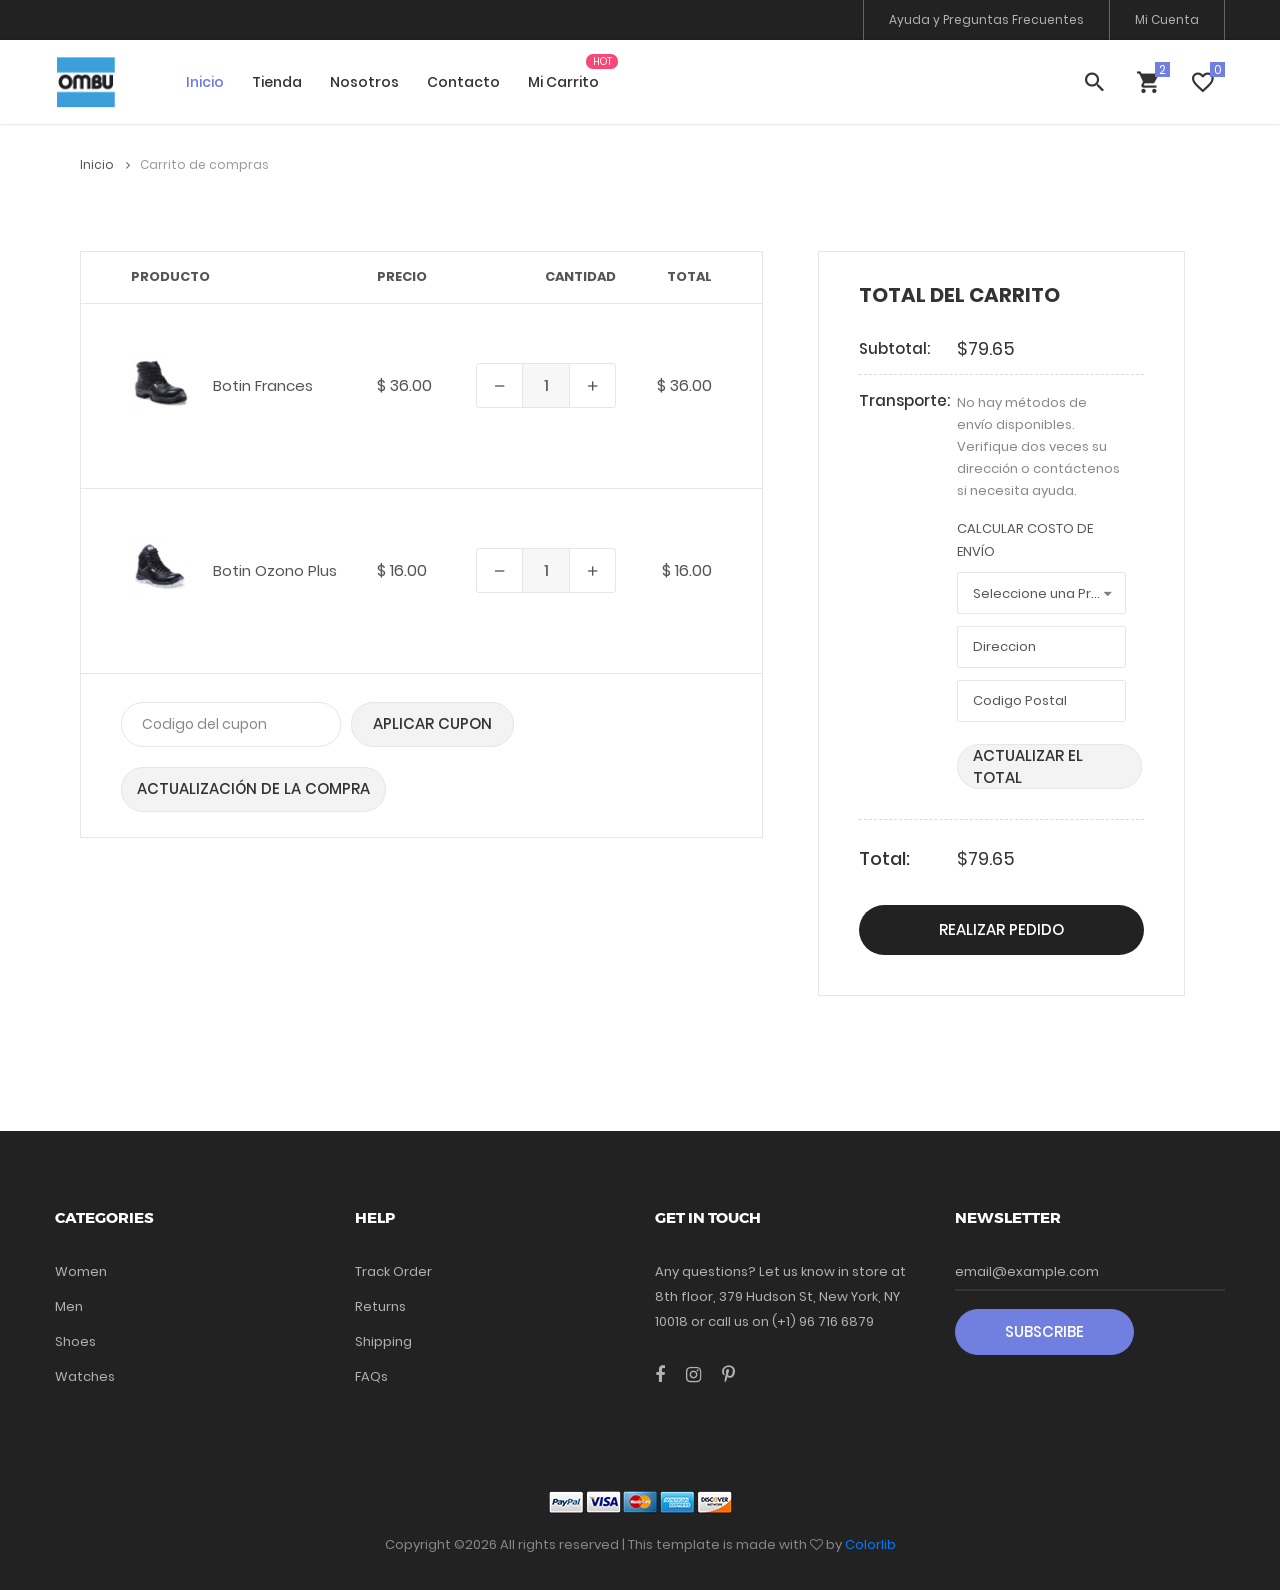
<file: shoping-cart.html>
<!DOCTYPE html>
<html lang="en">
<head>
	<title>Shoping Cart</title>
	<meta charset="UTF-8">
	<meta name="viewport" content="width=device-width, initial-scale=1">
<!--===============================================================================================-->	
	<link rel="icon" type="image/png" href="images/icons/favicon.png"/>
<!--===============================================================================================-->
	<link rel="stylesheet" type="text/css" href="vendor/bootstrap/css/bootstrap.min.css">
<!--===============================================================================================-->
	<link rel="stylesheet" type="text/css" href="fonts/font-awesome-4.7.0/css/font-awesome.min.css">
<!--===============================================================================================-->
	<link rel="stylesheet" type="text/css" href="fonts/iconic/css/material-design-iconic-font.min.css">
<!--===============================================================================================-->
	<link rel="stylesheet" type="text/css" href="fonts/linearicons-v1.0.0/icon-font.min.css">
<!--===============================================================================================-->
	<link rel="stylesheet" type="text/css" href="vendor/animate/animate.css">
<!--===============================================================================================-->	
	<link rel="stylesheet" type="text/css" href="vendor/css-hamburgers/hamburgers.min.css">
<!--===============================================================================================-->
	<link rel="stylesheet" type="text/css" href="vendor/animsition/css/animsition.min.css">
<!--===============================================================================================-->
	<link rel="stylesheet" type="text/css" href="vendor/select2/select2.min.css">
<!--===============================================================================================-->
	<link rel="stylesheet" type="text/css" href="vendor/perfect-scrollbar/perfect-scrollbar.css">
<!--===============================================================================================-->
	<link rel="stylesheet" type="text/css" href="css/util.css">
	<link rel="stylesheet" type="text/css" href="css/main.css">
<!--===============================================================================================-->
</head>
<body class="animsition">
	
	<!-- Header -->
	<header class="header-v4">
		<!-- Header desktop -->
		<div class="container-menu-desktop">
			<!-- Topbar -->
			<div class="top-bar">
				<div class="content-topbar flex-sb-m h-full container">
					<div class="left-top-bar">

					</div>

					<div class="right-top-bar flex-w h-full">
						<a href="#" class="flex-c-m trans-04 p-lr-25">
							Ayuda y Preguntas Frecuentes
						</a>

						<a href="#" class="flex-c-m trans-04 p-lr-25">
							Mi Cuenta
						</a>
						<!-- 
						<a href="#" class="flex-c-m trans-04 p-lr-25">
							EN
						</a>

						<a href="#" class="flex-c-m trans-04 p-lr-25">
							USD
						</a> -->
					</div>
				</div>
			</div>

			<div class="wrap-menu-desktop how-shadow1">
				<nav class="limiter-menu-desktop container">

					<!-- Logo desktop -->
					<a href="#" class="logo">
						<img src="images/icons/logo.png" alt="IMG-LOGO">
					</a>

					<!-- Menu desktop -->
					<div class="menu-desktop">
						<ul class="main-menu">
							<li class="active-menu">
								<a href="index.html">Inicio</a>

							</li>

							<li>
								<a href="product.html">Tienda</a>
							</li>

							<!-- <li>
								<a href="blog.html">Blog</a>
							</li> -->

							<li>
								<a href="about.html">Nosotros</a>
							</li>

							<li>
								<a href="contact.html">Contacto</a>
							</li>

							<li class="label1" data-label1="hot">
								<a href="shoping-cart.html">Mi Carrito</a>
							</li>
						</ul>
					</div>

					<!-- Icon header -->
					<div class="wrap-icon-header flex-w flex-r-m">
						<div class="icon-header-item cl2 hov-cl1 trans-04 p-l-22 p-r-11 js-show-modal-search">
							<i class="zmdi zmdi-search"></i>
						</div>

						<div class="icon-header-item cl2 hov-cl1 trans-04 p-l-22 p-r-11 icon-header-noti js-show-cart"
							data-notify="2">
							<i class="zmdi zmdi-shopping-cart"></i>
						</div>

						<a href="#" class="icon-header-item cl2 hov-cl1 trans-04 p-l-22 p-r-11 icon-header-noti"
							data-notify="0">
							<i class="zmdi zmdi-favorite-outline"></i>
						</a>
					</div>
				</nav>
			</div>
		</div>

		<!-- Header Mobile -->
		<div class="wrap-header-mobile">
			<!-- Logo moblie -->
			<div class="logo-mobile">
				<a href="index.html"><img src="images/icons/logo.png" alt="IMG-LOGO"></a>
			</div>

			<!-- Icon header -->
			<div class="wrap-icon-header flex-w flex-r-m m-r-15">
				<div class="icon-header-item cl2 hov-cl1 trans-04 p-r-11 js-show-modal-search">
					<i class="zmdi zmdi-search"></i>
				</div>

				<div class="icon-header-item cl2 hov-cl1 trans-04 p-r-11 p-l-10 icon-header-noti js-show-cart"
					data-notify="2">
					<i class="zmdi zmdi-shopping-cart"></i>
				</div>

				<a href="#" class="dis-block icon-header-item cl2 hov-cl1 trans-04 p-r-11 p-l-10 icon-header-noti"
					data-notify="0">
					<i class="zmdi zmdi-favorite-outline"></i>
				</a>
			</div>

			<!-- Button show menu -->
			<div class="btn-show-menu-mobile hamburger hamburger--squeeze">
				<span class="hamburger-box">
					<span class="hamburger-inner"></span>
				</span>
			</div>
		</div>


		<!-- Menu Mobile -->
		<div class="menu-mobile">
			<ul class="topbar-mobile">
				<li>
					<div class="left-top-bar">

					</div>
				</li>

				<li>
					<div class="right-top-bar flex-w h-full">
						<a href="#" class="flex-c-m p-lr-10 trans-04">
							Ayuda y Preguntas Frecuentes
						</a>

						<a href="#" class="flex-c-m p-lr-10 trans-04">
							Mi Cuenta
						</a>

						<!-- <a href="#" class="flex-c-m p-lr-10 trans-04">
							EN
						</a>

						<a href="#" class="flex-c-m p-lr-10 trans-04">
							USD
						</a> -->
					</div>
				</li>
			</ul>

			<ul class="main-menu-m">
				<li>
					<a href="index.html">Inicio</a>

				</li>

				<li>
					<a href="product.html">Tienda</a>
				</li>

				<!-- <li>
					<a href="blog.html">Blog</a>
				</li> -->

				<li>
					<a href="about.html">Nosotros</a>
				</li>

				<li>
					<a href="contact.html">Contacto</a>
				</li>

				<li>
					<a href="shoping-cart.html" class="label1 rs1" data-label1="hot">Mi Carrito</a>
				</li>
			</ul>
		</div>

		<!-- Modal Search -->
		<div class="modal-search-header flex-c-m trans-04 js-hide-modal-search">
			<div class="container-search-header">
				<button class="flex-c-m btn-hide-modal-search trans-04 js-hide-modal-search">
					<img src="images/icons/icon-close2.png" alt="CLOSE">
				</button>

				<form class="wrap-search-header flex-w p-l-15">
					<button class="flex-c-m trans-04">
						<i class="zmdi zmdi-search"></i>
					</button>
					<input class="plh3" type="text" name="search" placeholder="Search...">
				</form>
			</div>
		</div>
	</header>

	<!-- Cart -->
	<div class="wrap-header-cart js-panel-cart">
		<div class="s-full js-hide-cart"></div>

		<div class="header-cart flex-col-l p-l-65 p-r-25">
			<div class="header-cart-title flex-w flex-sb-m p-b-8">
				<span class="mtext-103 cl2">
					Tu Carrito
				</span>

				<div class="fs-35 lh-10 cl2 p-lr-5 pointer hov-cl1 trans-04 js-hide-cart">
					<i class="zmdi zmdi-close"></i>
				</div>
			</div>

			<div class="header-cart-content flex-w js-pscroll">
				<ul class="header-cart-wrapitem w-full">
					<li class="header-cart-item flex-w flex-t m-b-12">
						<div class="header-cart-item-img">
							<img src="images/calzados/5.jpg" alt="IMG">
						</div>

						<div class="header-cart-item-txt p-t-8">
							<a href="#" class="header-cart-item-name m-b-18 hov-cl1 trans-04">
								Borcegui Mod OZONO PLUS C/P Plástica todo cuero
							</a>

							<span class="header-cart-item-info">
								cantidad: 1

						</div>
					</li>

					<li class="header-cart-item flex-w flex-t m-b-12">
						<div class="header-cart-item-img">
							<img src="images/calzados/0KO0PK1-NEGRO_1.jpg" alt="IMG">
						</div>

						<div class="header-cart-item-txt p-t-8">
							<a href="#" class="header-cart-item-name m-b-18 hov-cl1 trans-04">
								Botín KRYPTON C/P Acero
							</a>

							<span class="header-cart-item-info">
								cantidad: 1
							</span>
						</div>
					</li>

					<li class="header-cart-item flex-w flex-t m-b-12">
						<div class="header-cart-item-img">
							<img src="images/Indumentaria/RCA-0243-azulino.jpg" alt="IMG">
						</div>

						<div class="header-cart-item-txt p-t-8">
							<a href="#" class="header-cart-item-name m-b-18 hov-cl1 trans-04">
								Camisa OMBU con reflectivos
							</a>

							<span class="header-cart-item-info">
								Cantidad: 2
							</span>
						</div>
					</li>
				</ul>

				<div class="w-full">
					<div class="header-cart-total w-full p-tb-40">
						Total: $75.00
					</div>

					<div class="header-cart-buttons flex-w w-full">
						<a href="shoping-cart.html"
							class="flex-c-m stext-101 cl0 size-107 bg3 bor2 hov-btn3 p-lr-15 trans-04 m-r-8 m-b-10">
							Ver Carrito
						</a>

						<a href="shoping-cart.html"
							class="flex-c-m stext-101 cl0 size-107 bg3 bor2 hov-btn3 p-lr-15 trans-04 m-b-10">
							Realizar Pedido
						</a>
					</div>
				</div>
			</div>
		</div>
	</div>


	<!-- breadcrumb -->
	<div class="container">
		<div class="bread-crumb flex-w p-l-25 p-r-15 p-t-30 p-lr-0-lg">
			<a href="index.html" class="stext-109 cl8 hov-cl1 trans-04">
				Inicio
				<i class="fa fa-angle-right m-l-9 m-r-10" aria-hidden="true"></i>
			</a>

			<span class="stext-109 cl4">
				Carrito de compras
			</span>
		</div>
	</div>
		

	<!-- Shoping Cart -->
	<form class="bg0 p-t-75 p-b-85">
		<div class="container">
			<div class="row">
				<div class="col-lg-10 col-xl-7 m-lr-auto m-b-50">
					<div class="m-l-25 m-r--38 m-lr-0-xl">
						<div class="wrap-table-shopping-cart">
							<table class="table-shopping-cart">
								<tr class="table_head">
									<th class="column-1">Producto</th>
									<th class="column-2"></th>
									<th class="column-3">Precio</th>
									<th class="column-4">Cantidad</th>
									<th class="column-5">Total</th>
								</tr>

								<tr class="table_row">
									<td class="column-1">
										<div class="how-itemcart1">
											<img src="images/calzados/BOTIN-FRANCES_5.jpg" alt="IMG">
										</div>
									</td>
									<td class="column-2">Botin Frances</td>
									<td class="column-3">$ 36.00</td>
									<td class="column-4">
										<div class="wrap-num-product flex-w m-l-auto m-r-0">
											<div class="btn-num-product-down cl8 hov-btn3 trans-04 flex-c-m">
												<i class="fs-16 zmdi zmdi-minus"></i>
											</div>

											<input class="mtext-104 cl3 txt-center num-product" type="number" name="num-product1" value="1">

											<div class="btn-num-product-up cl8 hov-btn3 trans-04 flex-c-m">
												<i class="fs-16 zmdi zmdi-plus"></i>
											</div>
										</div>
									</td>
									<td class="column-5">$ 36.00</td>
								</tr>

								<tr class="table_row">
									<td class="column-1">
										<div class="how-itemcart1">
											<img src="images/calzados/BOTIN-OZONO-PLUS_1.jpg" alt="IMG">
										</div>
									</td>
									<td class="column-2">Botin Ozono Plus</td>
									<td class="column-3">$ 16.00</td>
									<td class="column-4">
										<div class="wrap-num-product flex-w m-l-auto m-r-0">
											<div class="btn-num-product-down cl8 hov-btn3 trans-04 flex-c-m">
												<i class="fs-16 zmdi zmdi-minus"></i>
											</div>

											<input class="mtext-104 cl3 txt-center num-product" type="number" name="num-product2" value="1">

											<div class="btn-num-product-up cl8 hov-btn3 trans-04 flex-c-m">
												<i class="fs-16 zmdi zmdi-plus"></i>
											</div>
										</div>
									</td>
									<td class="column-5">$ 16.00</td>
								</tr>
							</table>
						</div>

						<div class="flex-w flex-sb-m bor15 p-t-18 p-b-15 p-lr-40 p-lr-15-sm">
							<div class="flex-w flex-m m-r-20 m-tb-5">
								<input class="stext-104 cl2 plh4 size-117 bor13 p-lr-20 m-r-10 m-tb-5" type="text" name="coupon" placeholder="Codigo del cupon">
									
								<div class="flex-c-m stext-101 cl2 size-118 bg8 bor13 hov-btn3 p-lr-15 trans-04 pointer m-tb-5">
									Aplicar Cupon
								</div>
							</div>

							<div class="flex-c-m stext-101 cl2 size-119 bg8 bor13 hov-btn3 p-lr-15 trans-04 pointer m-tb-10">
								Actualización de la compra
							</div>
						</div>
					</div>
				</div>

				<div class="col-sm-10 col-lg-7 col-xl-5 m-lr-auto m-b-50">
					<div class="bor10 p-lr-40 p-t-30 p-b-40 m-l-63 m-r-40 m-lr-0-xl p-lr-15-sm">
						<h4 class="mtext-109 cl2 p-b-30">
							Total del carrito
						</h4>

						<div class="flex-w flex-t bor12 p-b-13">
							<div class="size-208">
								<span class="stext-110 cl2">
									Subtotal:
								</span>
							</div>

							<div class="size-209">
								<span class="mtext-110 cl2">
									$79.65
								</span>
							</div>
						</div>

						<div class="flex-w flex-t bor12 p-t-15 p-b-30">
							<div class="size-208 w-full-ssm">
								<span class="stext-110 cl2">
									Transporte:
								</span>
							</div>

							<div class="size-209 p-r-18 p-r-0-sm w-full-ssm">
								<p class="stext-111 cl6 p-t-2">
									No hay métodos de envío disponibles. Verifique dos veces su dirección o contáctenos si necesita ayuda.
								</p>
								
								<div class="p-t-15">
									<span class="stext-112 cl8">
										Calcular costo de envío
									</span>

									<div class="rs1-select2 rs2-select2 bor8 bg0 m-b-12 m-t-9">
										<select class="js-select2" name="time">
											<option>Seleccione una Provincia</option>
											<option>Buenos Aires</option>
											<option>Ciudad Autónoma de Buenos Aires</option>
											<option>Catamarca</option>
											<option>Chaco</option>
											<option>Chubut</option>
											<option>Córdoba</option>
											<option>Corrientes</option>
											<option>Entre Ríos</option>
											<option>Formosa</option>
											<option>Jujuy</option>
											<option>La Pampa</option>
											<option>La Rioja</option>
											<option>Mendoza</option>
											<option>Misiones</option>
											<option>Neuquén</option>
											<option>Río Negro</option>
											<option>Salta</option>
											<option>San Juan</option>
											<option>San Luis</option>
											<option>Santa Cruz</option>
											<option>Santa Fe</option>
											<option>Santiago del Estero</option>
											<option>Tierra del Fuego</option>
											<option>Tucumán</option>
										</select>
										<div class="dropDownSelect2"></div>
									</div>

									<div class="bor8 bg0 m-b-12">
										<input class="stext-111 cl8 plh3 size-111 p-lr-15" type="text" name="state" placeholder="Direccion">
									</div>

									<div class="bor8 bg0 m-b-22">
										<input class="stext-111 cl8 plh3 size-111 p-lr-15" type="text" name="postcode" placeholder="Codigo Postal">
									</div>
									
									<div class="flex-w">
										<div class="flex-c-m stext-101 cl2 size-115 bg8 bor13 hov-btn3 p-lr-15 trans-04 pointer">
											Actualizar el total
										</div>
									</div>
										
								</div>
							</div>
						</div>

						<div class="flex-w flex-t p-t-27 p-b-33">
							<div class="size-208">
								<span class="mtext-101 cl2">
									Total:
								</span>
							</div>

							<div class="size-209 p-t-1">
								<span class="mtext-110 cl2">
									$79.65
								</span>
							</div>
						</div>

						<button class="flex-c-m stext-101 cl0 size-116 bg3 bor14 hov-btn3 p-lr-15 trans-04 pointer">
							Realizar Pedido
						</button>
					</div>
				</div>
			</div>
		</div>
	</form>
		
	
		

	<!-- Footer -->
	<footer class="bg3 p-t-75 p-b-32">
		<div class="container">
			<div class="row">
				<div class="col-sm-6 col-lg-3 p-b-50">
					<h4 class="stext-301 cl0 p-b-30">
						Categories
					</h4>

					<ul>
						<li class="p-b-10">
							<a href="#" class="stext-107 cl7 hov-cl1 trans-04">
								Women
							</a>
						</li>

						<li class="p-b-10">
							<a href="#" class="stext-107 cl7 hov-cl1 trans-04">
								Men
							</a>
						</li>

						<li class="p-b-10">
							<a href="#" class="stext-107 cl7 hov-cl1 trans-04">
								Shoes
							</a>
						</li>

						<li class="p-b-10">
							<a href="#" class="stext-107 cl7 hov-cl1 trans-04">
								Watches
							</a>
						</li>
					</ul>
				</div>

				<div class="col-sm-6 col-lg-3 p-b-50">
					<h4 class="stext-301 cl0 p-b-30">
						Help
					</h4>

					<ul>
						<li class="p-b-10">
							<a href="#" class="stext-107 cl7 hov-cl1 trans-04">
								Track Order
							</a>
						</li>

						<li class="p-b-10">
							<a href="#" class="stext-107 cl7 hov-cl1 trans-04">
								Returns 
							</a>
						</li>

						<li class="p-b-10">
							<a href="#" class="stext-107 cl7 hov-cl1 trans-04">
								Shipping
							</a>
						</li>

						<li class="p-b-10">
							<a href="#" class="stext-107 cl7 hov-cl1 trans-04">
								FAQs
							</a>
						</li>
					</ul>
				</div>

				<div class="col-sm-6 col-lg-3 p-b-50">
					<h4 class="stext-301 cl0 p-b-30">
						GET IN TOUCH
					</h4>

					<p class="stext-107 cl7 size-201">
						Any questions? Let us know in store at 8th floor, 379 Hudson St, New York, NY 10018 or call us on (+1) 96 716 6879
					</p>

					<div class="p-t-27">
						<a href="#" class="fs-18 cl7 hov-cl1 trans-04 m-r-16">
							<i class="fa fa-facebook"></i>
						</a>

						<a href="#" class="fs-18 cl7 hov-cl1 trans-04 m-r-16">
							<i class="fa fa-instagram"></i>
						</a>

						<a href="#" class="fs-18 cl7 hov-cl1 trans-04 m-r-16">
							<i class="fa fa-pinterest-p"></i>
						</a>
					</div>
				</div>

				<div class="col-sm-6 col-lg-3 p-b-50">
					<h4 class="stext-301 cl0 p-b-30">
						Newsletter
					</h4>

					<form>
						<div class="wrap-input1 w-full p-b-4">
							<input class="input1 bg-none plh1 stext-107 cl7" type="text" name="email" placeholder="email@example.com">
							<div class="focus-input1 trans-04"></div>
						</div>

						<div class="p-t-18">
							<button class="flex-c-m stext-101 cl0 size-103 bg1 bor1 hov-btn2 p-lr-15 trans-04">
								Subscribe
							</button>
						</div>
					</form>
				</div>
			</div>

			<div class="p-t-40">
				<div class="flex-c-m flex-w p-b-18">
					<a href="#" class="m-all-1">
						<img src="images/icons/icon-pay-01.png" alt="ICON-PAY">
					</a>

					<a href="#" class="m-all-1">
						<img src="images/icons/icon-pay-02.png" alt="ICON-PAY">
					</a>

					<a href="#" class="m-all-1">
						<img src="images/icons/icon-pay-03.png" alt="ICON-PAY">
					</a>

					<a href="#" class="m-all-1">
						<img src="images/icons/icon-pay-04.png" alt="ICON-PAY">
					</a>

					<a href="#" class="m-all-1">
						<img src="images/icons/icon-pay-05.png" alt="ICON-PAY">
					</a>
				</div>

				<p class="stext-107 cl6 txt-center">
					<!-- Link back to Colorlib can't be removed. Template is licensed under CC BY 3.0. -->
Copyright &copy;<script>document.write(new Date().getFullYear());</script> All rights reserved | This template is made with <i class="fa fa-heart-o" aria-hidden="true"></i> by <a href="https://colorlib.com" target="_blank">Colorlib</a>
<!-- Link back to Colorlib can't be removed. Template is licensed under CC BY 3.0. -->

				</p>
			</div>
		</div>
	</footer>


	<!-- Back to top -->
	<div class="btn-back-to-top" id="myBtn">
		<span class="symbol-btn-back-to-top">
			<i class="zmdi zmdi-chevron-up"></i>
		</span>
	</div>

<!--===============================================================================================-->	
	<script src="vendor/jquery/jquery-3.2.1.min.js"></script>
<!--===============================================================================================-->
	<script src="vendor/animsition/js/animsition.min.js"></script>
<!--===============================================================================================-->
	<script src="vendor/bootstrap/js/popper.js"></script>
	<script src="vendor/bootstrap/js/bootstrap.min.js"></script>
<!--===============================================================================================-->
	<script src="vendor/select2/select2.min.js"></script>
	<script>
		$(".js-select2").each(function(){
			$(this).select2({
				minimumResultsForSearch: 20,
				dropdownParent: $(this).next('.dropDownSelect2')
			});
		})
	</script>
<!--===============================================================================================-->
	<script src="vendor/MagnificPopup/jquery.magnific-popup.min.js"></script>
<!--===============================================================================================-->
	<script src="vendor/perfect-scrollbar/perfect-scrollbar.min.js"></script>
	<script>
		$('.js-pscroll').each(function(){
			$(this).css('position','relative');
			$(this).css('overflow','hidden');
			var ps = new PerfectScrollbar(this, {
				wheelSpeed: 1,
				scrollingThreshold: 1000,
				wheelPropagation: false,
			});

			$(window).on('resize', function(){
				ps.update();
			})
		});
	</script>
<!--===============================================================================================-->
	<script src="js/main.js"></script>

</body>
</html>
</file>
<file: vendor/daterangepicker/daterangepicker.css>
.daterangepicker {
  position: absolute;
  color: inherit;
  background-color: #fff;
  border-radius: 4px;
  width: 278px;
  padding: 4px;
  margin-top: 1px;
  top: 100px;
  left: 20px;
  /* Calendars */ }
  .daterangepicker:before, .daterangepicker:after {
    position: absolute;
    display: inline-block;
    border-bottom-color: rgba(0, 0, 0, 0.2);
    content: ''; }
  .daterangepicker:before {
    top: -7px;
    border-right: 7px solid transparent;
    border-left: 7px solid transparent;
    border-bottom: 7px solid #ccc; }
  .daterangepicker:after {
    top: -6px;
    border-right: 6px solid transparent;
    border-bottom: 6px solid #fff;
    border-left: 6px solid transparent; }
  .daterangepicker.opensleft:before {
    right: 9px; }
  .daterangepicker.opensleft:after {
    right: 10px; }
  .daterangepicker.openscenter:before {
    left: 0;
    right: 0;
    width: 0;
    margin-left: auto;
    margin-right: auto; }
  .daterangepicker.openscenter:after {
    left: 0;
    right: 0;
    width: 0;
    margin-left: auto;
    margin-right: auto; }
  .daterangepicker.opensright:before {
    left: 9px; }
  .daterangepicker.opensright:after {
    left: 10px; }
  .daterangepicker.dropup {
    margin-top: -5px; }
    .daterangepicker.dropup:before {
      top: initial;
      bottom: -7px;
      border-bottom: initial;
      border-top: 7px solid #ccc; }
    .daterangepicker.dropup:after {
      top: initial;
      bottom: -6px;
      border-bottom: initial;
      border-top: 6px solid #fff; }
  .daterangepicker.dropdown-menu {
    max-width: none;
    z-index: 3001; }
  .daterangepicker.single .ranges, .daterangepicker.single .calendar {
    float: none; }
  .daterangepicker.show-calendar .calendar {
    display: block; }
  .daterangepicker .calendar {
    display: none;
    max-width: 270px;
    margin: 4px; }
    .daterangepicker .calendar.single .calendar-table {
      border: none; }
    .daterangepicker .calendar th, .daterangepicker .calendar td {
      white-space: nowrap;
      text-align: center;
      min-width: 32px; }
  .daterangepicker .calendar-table {
    border: 1px solid #fff;
    padding: 4px;
    border-radius: 4px;
    background-color: #fff; }
  .daterangepicker table {
    width: 100%;
    margin: 0; }
  .daterangepicker td, .daterangepicker th {
    text-align: center;
    width: 20px;
    height: 20px;
    border-radius: 4px;
    border: 1px solid transparent;
    white-space: nowrap;
    cursor: pointer; }
    .daterangepicker td.available:hover, .daterangepicker th.available:hover {
      background-color: #eee;
      border-color: transparent;
      color: inherit; }
    .daterangepicker td.week, .daterangepicker th.week {
      font-size: 80%;
      color: #ccc; }
  .daterangepicker td.off, .daterangepicker td.off.in-range, .daterangepicker td.off.start-date, .daterangepicker td.off.end-date {
    background-color: #fff;
    border-color: transparent;
    color: #999; }
  .daterangepicker td.in-range {
    background-color: #ebf4f8;
    border-color: transparent;
    color: #000;
    border-radius: 0; }
  .daterangepicker td.start-date {
    border-radius: 4px 0 0 4px; }
  .daterangepicker td.end-date {
    border-radius: 0 4px 4px 0; }
  .daterangepicker td.start-date.end-date {
    border-radius: 4px; }
  .daterangepicker td.active, .daterangepicker td.active:hover {
    background-color: #357ebd;
    border-color: transparent;
    color: #fff; }
  .daterangepicker th.month {
    width: auto; }
  .daterangepicker td.disabled, .daterangepicker option.disabled {
    color: #999;
    cursor: not-allowed;
    text-decoration: line-through; }
  .daterangepicker select.monthselect, .daterangepicker select.yearselect {
    font-size: 12px;
    padding: 1px;
    height: auto;
    margin: 0;
    cursor: default; }
  .daterangepicker select.monthselect {
    margin-right: 2%;
    width: 56%; }
  .daterangepicker select.yearselect {
    width: 40%; }
  .daterangepicker select.hourselect, .daterangepicker select.minuteselect, .daterangepicker select.secondselect, .daterangepicker select.ampmselect {
    width: 50px;
    margin-bottom: 0; }
  .daterangepicker .input-mini {
    border: 1px solid #ccc;
    border-radius: 4px;
    color: #555;
    height: 30px;
    line-height: 30px;
    display: block;
    vertical-align: middle;
    margin: 0 0 5px 0;
    padding: 0 6px 0 28px;
    width: 100%; }
    .daterangepicker .input-mini.active {
      border: 1px solid #08c;
      border-radius: 4px; }
  .daterangepicker .daterangepicker_input {
    position: relative; }
    .daterangepicker .daterangepicker_input i {
      position: absolute;
      left: 8px;
      top: 8px; }
  .daterangepicker.rtl .input-mini {
    padding-right: 28px;
    padding-left: 6px; }
  .daterangepicker.rtl .daterangepicker_input i {
    left: auto;
    right: 8px; }
  .daterangepicker .calendar-time {
    text-align: center;
    margin: 5px auto;
    line-height: 30px;
    position: relative;
    padding-left: 28px; }
    .daterangepicker .calendar-time select.disabled {
      color: #ccc;
      cursor: not-allowed; }

.ranges {
  font-size: 11px;
  float: none;
  margin: 4px;
  text-align: left; }
  .ranges ul {
    list-style: none;
    margin: 0 auto;
    padding: 0;
    width: 100%; }
  .ranges li {
    font-size: 13px;
    background-color: #f5f5f5;
    border: 1px solid #f5f5f5;
    border-radius: 4px;
    color: #08c;
    padding: 3px 12px;
    margin-bottom: 8px;
    cursor: pointer; }
    .ranges li:hover {
      background-color: #08c;
      border: 1px solid #08c;
      color: #fff; }
    .ranges li.active {
      background-color: #08c;
      border: 1px solid #08c;
      color: #fff; }

/*  Larger Screen Styling */
@media (min-width: 564px) {
  .daterangepicker {
    width: auto; }
    .daterangepicker .ranges ul {
      width: 160px; }
    .daterangepicker.single .ranges ul {
      width: 100%; }
    .daterangepicker.single .calendar.left {
      clear: none; }
    .daterangepicker.single.ltr .ranges, .daterangepicker.single.ltr .calendar {
      float: left; }
    .daterangepicker.single.rtl .ranges, .daterangepicker.single.rtl .calendar {
      float: right; }
    .daterangepicker.ltr {
      direction: ltr;
      text-align: left; }
      .daterangepicker.ltr .calendar.left {
        clear: left;
        margin-right: 0; }
        .daterangepicker.ltr .calendar.left .calendar-table {
          border-right: none;
          border-top-right-radius: 0;
          border-bottom-right-radius: 0; }
      .daterangepicker.ltr .calendar.right {
        margin-left: 0; }
        .daterangepicker.ltr .calendar.right .calendar-table {
          border-left: none;
          border-top-left-radius: 0;
          border-bottom-left-radius: 0; }
      .daterangepicker.ltr .left .daterangepicker_input {
        padding-right: 12px; }
      .daterangepicker.ltr .calendar.left .calendar-table {
        padding-right: 12px; }
      .daterangepicker.ltr .ranges, .daterangepicker.ltr .calendar {
        float: left; }
    .daterangepicker.rtl {
      direction: rtl;
      text-align: right; }
      .daterangepicker.rtl .calendar.left {
        clear: right;
        margin-left: 0; }
        .daterangepicker.rtl .calendar.left .calendar-table {
          border-left: none;
          border-top-left-radius: 0;
          border-bottom-left-radius: 0; }
      .daterangepicker.rtl .calendar.right {
        margin-right: 0; }
        .daterangepicker.rtl .calendar.right .calendar-table {
          border-right: none;
          border-top-right-radius: 0;
          border-bottom-right-radius: 0; }
      .daterangepicker.rtl .left .daterangepicker_input {
        padding-left: 12px; }
      .daterangepicker.rtl .calendar.left .calendar-table {
        padding-left: 12px; }
      .daterangepicker.rtl .ranges, .daterangepicker.rtl .calendar {
        text-align: right;
        float: right; } }
@media (min-width: 730px) {
  .daterangepicker .ranges {
    width: auto; }
  .daterangepicker.ltr .ranges {
    float: left; }
  .daterangepicker.rtl .ranges {
    float: right; }
  .daterangepicker .calendar.left {
    clear: none !important; } }
</file>
<file: vendor/perfect-scrollbar/perfect-scrollbar.css>
/*
 * Container style
 */
.ps {
  overflow: hidden !important;
  overflow-anchor: none;
  -ms-overflow-style: none;
  touch-action: auto;
  -ms-touch-action: auto;
}

/*
 * Scrollbar rail styles
 */
.ps__rail-x {
  display: none;
  opacity: 0;
  transition: background-color .2s linear, opacity .2s linear;
  -webkit-transition: background-color .2s linear, opacity .2s linear;
  height: 15px;
  /* there must be 'bottom' or 'top' for ps__rail-x */
  bottom: 0px;
  /* please don't change 'position' */
  position: absolute;
}

.ps__rail-y {
  display: none;
  opacity: 0;
  transition: background-color .2s linear, opacity .2s linear;
  -webkit-transition: background-color .2s linear, opacity .2s linear;
  width: 15px;
  /* there must be 'right' or 'left' for ps__rail-y */
  right: 0;
  /* please don't change 'position' */
  position: absolute;
}

.ps--active-x > .ps__rail-x,
.ps--active-y > .ps__rail-y {
  display: block;
  background-color: transparent;
}

.ps:hover > .ps__rail-x,
.ps:hover > .ps__rail-y,
.ps--focus > .ps__rail-x,
.ps--focus > .ps__rail-y,
.ps--scrolling-x > .ps__rail-x,
.ps--scrolling-y > .ps__rail-y {
  opacity: 0.6;
}

.ps__rail-x:hover,
.ps__rail-y:hover,
.ps__rail-x:focus,
.ps__rail-y:focus {
  background-color: #eee;
  opacity: 0.9;
}

/*
 * Scrollbar thumb styles
 */
.ps__thumb-x {
  background-color: #aaa;
  border-radius: 6px;
  transition: background-color .2s linear, height .2s ease-in-out;
  -webkit-transition: background-color .2s linear, height .2s ease-in-out;
  height: 6px;
  /* there must be 'bottom' for ps__thumb-x */
  bottom: 2px;
  /* please don't change 'position' */
  position: absolute;
}

.ps__thumb-y {
  background-color: #aaa;
  border-radius: 6px;
  transition: background-color .2s linear, width .2s ease-in-out;
  -webkit-transition: background-color .2s linear, width .2s ease-in-out;
  width: 6px;
  /* there must be 'right' for ps__thumb-y */
  right: 2px;
  /* please don't change 'position' */
  position: absolute;
}

.ps__rail-x:hover > .ps__thumb-x,
.ps__rail-x:focus > .ps__thumb-x {
  background-color: #999;
  height: 11px;
}

.ps__rail-y:hover > .ps__thumb-y,
.ps__rail-y:focus > .ps__thumb-y {
  background-color: #999;
  width: 11px;
}

/* MS supports */
@supports (-ms-overflow-style: none) {
  .ps {
    overflow: auto !important;
  }
}

@media screen and (-ms-high-contrast: active), (-ms-high-contrast: none) {
  .ps {
    overflow: auto !important;
  }
}
</file>
<file: css/util.css>
/*//////////////////////////////////////////////////////////////////
[ REBOOT ]*/
*, *:before, *:after {
	margin: 0px; 
	padding: 0px; 
	-webkit-box-sizing: border-box;
	-moz-box-sizing: border-box;
	box-sizing: border-box;
}

body, html {
	font-family: Arial, sans-serif;
	font-size: 15px;
	color: #666666;

	height: 100%;
	background-color: #fff;
	-webkit-box-sizing: border-box;
	-moz-box-sizing: border-box;
	box-sizing: border-box;
}

/*---------------------------------------------*/
a:focus {outline: none;}
a:hover {text-decoration: none;}

/*---------------------------------------------*/
h1,h2,h3,h4,h5,h6,p {margin: 0px;}

ul, li {
	margin: 0px;
	list-style-type: none;
}


/*---------------------------------------------*/
input, textarea, label {
	display: block;
	outline: none;
	border: none;
}

/*---------------------------------------------*/
button {
	outline: none;
	border: none;
	background: transparent;
	cursor: pointer;
}

button:focus {outline: none;}

iframe {border: none;}


/*//////////////////////////////////////////////////////////////////
[ FONT SIZE ]*/
.fs-1 {font-size: 1px;}
.fs-2 {font-size: 2px;}
.fs-3 {font-size: 3px;}
.fs-4 {font-size: 4px;}
.fs-5 {font-size: 5px;}
.fs-6 {font-size: 6px;}
.fs-7 {font-size: 7px;}
.fs-8 {font-size: 8px;}
.fs-9 {font-size: 9px;}
.fs-10 {font-size: 10px;}
.fs-11 {font-size: 11px;}
.fs-12 {font-size: 12px;}
.fs-13 {font-size: 13px;}
.fs-14 {font-size: 14px;}
.fs-15 {font-size: 15px;}
.fs-16 {font-size: 16px;}
.fs-17 {font-size: 17px;}
.fs-18 {font-size: 18px;}
.fs-19 {font-size: 19px;}
.fs-20 {font-size: 20px;}
.fs-21 {font-size: 21px;}
.fs-22 {font-size: 22px;}
.fs-23 {font-size: 23px;}
.fs-24 {font-size: 24px;}
.fs-25 {font-size: 25px;}
.fs-26 {font-size: 26px;}
.fs-27 {font-size: 27px;}
.fs-28 {font-size: 28px;}
.fs-29 {font-size: 29px;}
.fs-30 {font-size: 30px;}
.fs-31 {font-size: 31px;}
.fs-32 {font-size: 32px;}
.fs-33 {font-size: 33px;}
.fs-34 {font-size: 34px;}
.fs-35 {font-size: 35px;}
.fs-36 {font-size: 36px;}
.fs-37 {font-size: 37px;}
.fs-38 {font-size: 38px;}
.fs-39 {font-size: 39px;}
.fs-40 {font-size: 40px;}
.fs-41 {font-size: 41px;}
.fs-42 {font-size: 42px;}
.fs-43 {font-size: 43px;}
.fs-44 {font-size: 44px;}
.fs-45 {font-size: 45px;}
.fs-46 {font-size: 46px;}
.fs-47 {font-size: 47px;}
.fs-48 {font-size: 48px;}
.fs-49 {font-size: 49px;}
.fs-50 {font-size: 50px;}
.fs-51 {font-size: 51px;}
.fs-52 {font-size: 52px;}
.fs-53 {font-size: 53px;}
.fs-54 {font-size: 54px;}
.fs-55 {font-size: 55px;}
.fs-56 {font-size: 56px;}
.fs-57 {font-size: 57px;}
.fs-58 {font-size: 58px;}
.fs-59 {font-size: 59px;}
.fs-60 {font-size: 60px;}
.fs-61 {font-size: 61px;}
.fs-62 {font-size: 62px;}
.fs-63 {font-size: 63px;}
.fs-64 {font-size: 64px;}
.fs-65 {font-size: 65px;}
.fs-66 {font-size: 66px;}
.fs-67 {font-size: 67px;}
.fs-68 {font-size: 68px;}
.fs-69 {font-size: 69px;}
.fs-70 {font-size: 70px;}
.fs-71 {font-size: 71px;}
.fs-72 {font-size: 72px;}
.fs-73 {font-size: 73px;}
.fs-74 {font-size: 74px;}
.fs-75 {font-size: 75px;}
.fs-76 {font-size: 76px;}
.fs-77 {font-size: 77px;}
.fs-78 {font-size: 78px;}
.fs-79 {font-size: 79px;}
.fs-80 {font-size: 80px;}
.fs-81 {font-size: 81px;}
.fs-82 {font-size: 82px;}
.fs-83 {font-size: 83px;}
.fs-84 {font-size: 84px;}
.fs-85 {font-size: 85px;}
.fs-86 {font-size: 86px;}
.fs-87 {font-size: 87px;}
.fs-88 {font-size: 88px;}
.fs-89 {font-size: 89px;}
.fs-90 {font-size: 90px;}
.fs-91 {font-size: 91px;}
.fs-92 {font-size: 92px;}
.fs-93 {font-size: 93px;}
.fs-94 {font-size: 94px;}
.fs-95 {font-size: 95px;}
.fs-96 {font-size: 96px;}
.fs-97 {font-size: 97px;}
.fs-98 {font-size: 98px;}
.fs-99 {font-size: 99px;}
.fs-100 {font-size: 100px;}
.fs-101 {font-size: 101px;}
.fs-102 {font-size: 102px;}
.fs-103 {font-size: 103px;}
.fs-104 {font-size: 104px;}
.fs-105 {font-size: 105px;}
.fs-106 {font-size: 106px;}
.fs-107 {font-size: 107px;}
.fs-108 {font-size: 108px;}
.fs-109 {font-size: 109px;}
.fs-110 {font-size: 110px;}
.fs-111 {font-size: 111px;}
.fs-112 {font-size: 112px;}
.fs-113 {font-size: 113px;}
.fs-114 {font-size: 114px;}
.fs-115 {font-size: 115px;}
.fs-116 {font-size: 116px;}
.fs-117 {font-size: 117px;}
.fs-118 {font-size: 118px;}
.fs-119 {font-size: 119px;}
.fs-120 {font-size: 120px;}
.fs-121 {font-size: 121px;}
.fs-122 {font-size: 122px;}
.fs-123 {font-size: 123px;}
.fs-124 {font-size: 124px;}
.fs-125 {font-size: 125px;}
.fs-126 {font-size: 126px;}
.fs-127 {font-size: 127px;}
.fs-128 {font-size: 128px;}
.fs-129 {font-size: 129px;}
.fs-130 {font-size: 130px;}
.fs-131 {font-size: 131px;}
.fs-132 {font-size: 132px;}
.fs-133 {font-size: 133px;}
.fs-134 {font-size: 134px;}
.fs-135 {font-size: 135px;}
.fs-136 {font-size: 136px;}
.fs-137 {font-size: 137px;}
.fs-138 {font-size: 138px;}
.fs-139 {font-size: 139px;}
.fs-140 {font-size: 140px;}
.fs-141 {font-size: 141px;}
.fs-142 {font-size: 142px;}
.fs-143 {font-size: 143px;}
.fs-144 {font-size: 144px;}
.fs-145 {font-size: 145px;}
.fs-146 {font-size: 146px;}
.fs-147 {font-size: 147px;}
.fs-148 {font-size: 148px;}
.fs-149 {font-size: 149px;}
.fs-150 {font-size: 150px;}
.fs-151 {font-size: 151px;}
.fs-152 {font-size: 152px;}
.fs-153 {font-size: 153px;}
.fs-154 {font-size: 154px;}
.fs-155 {font-size: 155px;}
.fs-156 {font-size: 156px;}
.fs-157 {font-size: 157px;}
.fs-158 {font-size: 158px;}
.fs-159 {font-size: 159px;}
.fs-160 {font-size: 160px;}
.fs-161 {font-size: 161px;}
.fs-162 {font-size: 162px;}
.fs-163 {font-size: 163px;}
.fs-164 {font-size: 164px;}
.fs-165 {font-size: 165px;}
.fs-166 {font-size: 166px;}
.fs-167 {font-size: 167px;}
.fs-168 {font-size: 168px;}
.fs-169 {font-size: 169px;}
.fs-170 {font-size: 170px;}
.fs-171 {font-size: 171px;}
.fs-172 {font-size: 172px;}
.fs-173 {font-size: 173px;}
.fs-174 {font-size: 174px;}
.fs-175 {font-size: 175px;}
.fs-176 {font-size: 176px;}
.fs-177 {font-size: 177px;}
.fs-178 {font-size: 178px;}
.fs-179 {font-size: 179px;}
.fs-180 {font-size: 180px;}
.fs-181 {font-size: 181px;}
.fs-182 {font-size: 182px;}
.fs-183 {font-size: 183px;}
.fs-184 {font-size: 184px;}
.fs-185 {font-size: 185px;}
.fs-186 {font-size: 186px;}
.fs-187 {font-size: 187px;}
.fs-188 {font-size: 188px;}
.fs-189 {font-size: 189px;}
.fs-190 {font-size: 190px;}
.fs-191 {font-size: 191px;}
.fs-192 {font-size: 192px;}
.fs-193 {font-size: 193px;}
.fs-194 {font-size: 194px;}
.fs-195 {font-size: 195px;}
.fs-196 {font-size: 196px;}
.fs-197 {font-size: 197px;}
.fs-198 {font-size: 198px;}
.fs-199 {font-size: 199px;}
.fs-200 {font-size: 200px;}

/*//////////////////////////////////////////////////////////////////
[ PADDING ]*/
.p-t-0, .p-tb-0, .p-all-0 {padding-top: 0px;}
.p-t-1, .p-tb-1, .p-all-1 {padding-top: 1px;}
.p-t-2, .p-tb-2, .p-all-2 {padding-top: 2px;}
.p-t-3, .p-tb-3, .p-all-3 {padding-top: 3px;}
.p-t-4, .p-tb-4, .p-all-4 {padding-top: 4px;}
.p-t-5, .p-tb-5, .p-all-5 {padding-top: 5px;}
.p-t-6, .p-tb-6, .p-all-6 {padding-top: 6px;}
.p-t-7, .p-tb-7, .p-all-7 {padding-top: 7px;}
.p-t-8, .p-tb-8, .p-all-8 {padding-top: 8px;}
.p-t-9, .p-tb-9, .p-all-9 {padding-top: 9px;}
.p-t-10, .p-tb-10, .p-all-10 {padding-top: 10px;}
.p-t-11, .p-tb-11, .p-all-11 {padding-top: 11px;}
.p-t-12, .p-tb-12, .p-all-12 {padding-top: 12px;}
.p-t-13, .p-tb-13, .p-all-13 {padding-top: 13px;}
.p-t-14, .p-tb-14, .p-all-14 {padding-top: 14px;}
.p-t-15, .p-tb-15, .p-all-15 {padding-top: 15px;}
.p-t-16, .p-tb-16, .p-all-16 {padding-top: 16px;}
.p-t-17, .p-tb-17, .p-all-17 {padding-top: 17px;}
.p-t-18, .p-tb-18, .p-all-18 {padding-top: 18px;}
.p-t-19, .p-tb-19, .p-all-19 {padding-top: 19px;}
.p-t-20, .p-tb-20, .p-all-20 {padding-top: 20px;}
.p-t-21, .p-tb-21, .p-all-21 {padding-top: 21px;}
.p-t-22, .p-tb-22, .p-all-22 {padding-top: 22px;}
.p-t-23, .p-tb-23, .p-all-23 {padding-top: 23px;}
.p-t-24, .p-tb-24, .p-all-24 {padding-top: 24px;}
.p-t-25, .p-tb-25, .p-all-25 {padding-top: 25px;}
.p-t-26, .p-tb-26, .p-all-26 {padding-top: 26px;}
.p-t-27, .p-tb-27, .p-all-27 {padding-top: 27px;}
.p-t-28, .p-tb-28, .p-all-28 {padding-top: 28px;}
.p-t-29, .p-tb-29, .p-all-29 {padding-top: 29px;}
.p-t-30, .p-tb-30, .p-all-30 {padding-top: 30px;}
.p-t-31, .p-tb-31, .p-all-31 {padding-top: 31px;}
.p-t-32, .p-tb-32, .p-all-32 {padding-top: 32px;}
.p-t-33, .p-tb-33, .p-all-33 {padding-top: 33px;}
.p-t-34, .p-tb-34, .p-all-34 {padding-top: 34px;}
.p-t-35, .p-tb-35, .p-all-35 {padding-top: 35px;}
.p-t-36, .p-tb-36, .p-all-36 {padding-top: 36px;}
.p-t-37, .p-tb-37, .p-all-37 {padding-top: 37px;}
.p-t-38, .p-tb-38, .p-all-38 {padding-top: 38px;}
.p-t-39, .p-tb-39, .p-all-39 {padding-top: 39px;}
.p-t-40, .p-tb-40, .p-all-40 {padding-top: 40px;}
.p-t-41, .p-tb-41, .p-all-41 {padding-top: 41px;}
.p-t-42, .p-tb-42, .p-all-42 {padding-top: 42px;}
.p-t-43, .p-tb-43, .p-all-43 {padding-top: 43px;}
.p-t-44, .p-tb-44, .p-all-44 {padding-top: 44px;}
.p-t-45, .p-tb-45, .p-all-45 {padding-top: 45px;}
.p-t-46, .p-tb-46, .p-all-46 {padding-top: 46px;}
.p-t-47, .p-tb-47, .p-all-47 {padding-top: 47px;}
.p-t-48, .p-tb-48, .p-all-48 {padding-top: 48px;}
.p-t-49, .p-tb-49, .p-all-49 {padding-top: 49px;}
.p-t-50, .p-tb-50, .p-all-50 {padding-top: 50px;}
.p-t-51, .p-tb-51, .p-all-51 {padding-top: 51px;}
.p-t-52, .p-tb-52, .p-all-52 {padding-top: 52px;}
.p-t-53, .p-tb-53, .p-all-53 {padding-top: 53px;}
.p-t-54, .p-tb-54, .p-all-54 {padding-top: 54px;}
.p-t-55, .p-tb-55, .p-all-55 {padding-top: 55px;}
.p-t-56, .p-tb-56, .p-all-56 {padding-top: 56px;}
.p-t-57, .p-tb-57, .p-all-57 {padding-top: 57px;}
.p-t-58, .p-tb-58, .p-all-58 {padding-top: 58px;}
.p-t-59, .p-tb-59, .p-all-59 {padding-top: 59px;}
.p-t-60, .p-tb-60, .p-all-60 {padding-top: 60px;}
.p-t-61, .p-tb-61, .p-all-61 {padding-top: 61px;}
.p-t-62, .p-tb-62, .p-all-62 {padding-top: 62px;}
.p-t-63, .p-tb-63, .p-all-63 {padding-top: 63px;}
.p-t-64, .p-tb-64, .p-all-64 {padding-top: 64px;}
.p-t-65, .p-tb-65, .p-all-65 {padding-top: 65px;}
.p-t-66, .p-tb-66, .p-all-66 {padding-top: 66px;}
.p-t-67, .p-tb-67, .p-all-67 {padding-top: 67px;}
.p-t-68, .p-tb-68, .p-all-68 {padding-top: 68px;}
.p-t-69, .p-tb-69, .p-all-69 {padding-top: 69px;}
.p-t-70, .p-tb-70, .p-all-70 {padding-top: 70px;}
.p-t-71, .p-tb-71, .p-all-71 {padding-top: 71px;}
.p-t-72, .p-tb-72, .p-all-72 {padding-top: 72px;}
.p-t-73, .p-tb-73, .p-all-73 {padding-top: 73px;}
.p-t-74, .p-tb-74, .p-all-74 {padding-top: 74px;}
.p-t-75, .p-tb-75, .p-all-75 {padding-top: 75px;}
.p-t-76, .p-tb-76, .p-all-76 {padding-top: 76px;}
.p-t-77, .p-tb-77, .p-all-77 {padding-top: 77px;}
.p-t-78, .p-tb-78, .p-all-78 {padding-top: 78px;}
.p-t-79, .p-tb-79, .p-all-79 {padding-top: 79px;}
.p-t-80, .p-tb-80, .p-all-80 {padding-top: 80px;}
.p-t-81, .p-tb-81, .p-all-81 {padding-top: 81px;}
.p-t-82, .p-tb-82, .p-all-82 {padding-top: 82px;}
.p-t-83, .p-tb-83, .p-all-83 {padding-top: 83px;}
.p-t-84, .p-tb-84, .p-all-84 {padding-top: 84px;}
.p-t-85, .p-tb-85, .p-all-85 {padding-top: 85px;}
.p-t-86, .p-tb-86, .p-all-86 {padding-top: 86px;}
.p-t-87, .p-tb-87, .p-all-87 {padding-top: 87px;}
.p-t-88, .p-tb-88, .p-all-88 {padding-top: 88px;}
.p-t-89, .p-tb-89, .p-all-89 {padding-top: 89px;}
.p-t-90, .p-tb-90, .p-all-90 {padding-top: 90px;}
.p-t-91, .p-tb-91, .p-all-91 {padding-top: 91px;}
.p-t-92, .p-tb-92, .p-all-92 {padding-top: 92px;}
.p-t-93, .p-tb-93, .p-all-93 {padding-top: 93px;}
.p-t-94, .p-tb-94, .p-all-94 {padding-top: 94px;}
.p-t-95, .p-tb-95, .p-all-95 {padding-top: 95px;}
.p-t-96, .p-tb-96, .p-all-96 {padding-top: 96px;}
.p-t-97, .p-tb-97, .p-all-97 {padding-top: 97px;}
.p-t-98, .p-tb-98, .p-all-98 {padding-top: 98px;}
.p-t-99, .p-tb-99, .p-all-99 {padding-top: 99px;}
.p-t-100, .p-tb-100, .p-all-100 {padding-top: 100px;}
.p-t-101, .p-tb-101, .p-all-101 {padding-top: 101px;}
.p-t-102, .p-tb-102, .p-all-102 {padding-top: 102px;}
.p-t-103, .p-tb-103, .p-all-103 {padding-top: 103px;}
.p-t-104, .p-tb-104, .p-all-104 {padding-top: 104px;}
.p-t-105, .p-tb-105, .p-all-105 {padding-top: 105px;}
.p-t-106, .p-tb-106, .p-all-106 {padding-top: 106px;}
.p-t-107, .p-tb-107, .p-all-107 {padding-top: 107px;}
.p-t-108, .p-tb-108, .p-all-108 {padding-top: 108px;}
.p-t-109, .p-tb-109, .p-all-109 {padding-top: 109px;}
.p-t-110, .p-tb-110, .p-all-110 {padding-top: 110px;}
.p-t-111, .p-tb-111, .p-all-111 {padding-top: 111px;}
.p-t-112, .p-tb-112, .p-all-112 {padding-top: 112px;}
.p-t-113, .p-tb-113, .p-all-113 {padding-top: 113px;}
.p-t-114, .p-tb-114, .p-all-114 {padding-top: 114px;}
.p-t-115, .p-tb-115, .p-all-115 {padding-top: 115px;}
.p-t-116, .p-tb-116, .p-all-116 {padding-top: 116px;}
.p-t-117, .p-tb-117, .p-all-117 {padding-top: 117px;}
.p-t-118, .p-tb-118, .p-all-118 {padding-top: 118px;}
.p-t-119, .p-tb-119, .p-all-119 {padding-top: 119px;}
.p-t-120, .p-tb-120, .p-all-120 {padding-top: 120px;}
.p-t-121, .p-tb-121, .p-all-121 {padding-top: 121px;}
.p-t-122, .p-tb-122, .p-all-122 {padding-top: 122px;}
.p-t-123, .p-tb-123, .p-all-123 {padding-top: 123px;}
.p-t-124, .p-tb-124, .p-all-124 {padding-top: 124px;}
.p-t-125, .p-tb-125, .p-all-125 {padding-top: 125px;}
.p-t-126, .p-tb-126, .p-all-126 {padding-top: 126px;}
.p-t-127, .p-tb-127, .p-all-127 {padding-top: 127px;}
.p-t-128, .p-tb-128, .p-all-128 {padding-top: 128px;}
.p-t-129, .p-tb-129, .p-all-129 {padding-top: 129px;}
.p-t-130, .p-tb-130, .p-all-130 {padding-top: 130px;}
.p-t-131, .p-tb-131, .p-all-131 {padding-top: 131px;}
.p-t-132, .p-tb-132, .p-all-132 {padding-top: 132px;}
.p-t-133, .p-tb-133, .p-all-133 {padding-top: 133px;}
.p-t-134, .p-tb-134, .p-all-134 {padding-top: 134px;}
.p-t-135, .p-tb-135, .p-all-135 {padding-top: 135px;}
.p-t-136, .p-tb-136, .p-all-136 {padding-top: 136px;}
.p-t-137, .p-tb-137, .p-all-137 {padding-top: 137px;}
.p-t-138, .p-tb-138, .p-all-138 {padding-top: 138px;}
.p-t-139, .p-tb-139, .p-all-139 {padding-top: 139px;}
.p-t-140, .p-tb-140, .p-all-140 {padding-top: 140px;}
.p-t-141, .p-tb-141, .p-all-141 {padding-top: 141px;}
.p-t-142, .p-tb-142, .p-all-142 {padding-top: 142px;}
.p-t-143, .p-tb-143, .p-all-143 {padding-top: 143px;}
.p-t-144, .p-tb-144, .p-all-144 {padding-top: 144px;}
.p-t-145, .p-tb-145, .p-all-145 {padding-top: 145px;}
.p-t-146, .p-tb-146, .p-all-146 {padding-top: 146px;}
.p-t-147, .p-tb-147, .p-all-147 {padding-top: 147px;}
.p-t-148, .p-tb-148, .p-all-148 {padding-top: 148px;}
.p-t-149, .p-tb-149, .p-all-149 {padding-top: 149px;}
.p-t-150, .p-tb-150, .p-all-150 {padding-top: 150px;}
.p-t-151, .p-tb-151, .p-all-151 {padding-top: 151px;}
.p-t-152, .p-tb-152, .p-all-152 {padding-top: 152px;}
.p-t-153, .p-tb-153, .p-all-153 {padding-top: 153px;}
.p-t-154, .p-tb-154, .p-all-154 {padding-top: 154px;}
.p-t-155, .p-tb-155, .p-all-155 {padding-top: 155px;}
.p-t-156, .p-tb-156, .p-all-156 {padding-top: 156px;}
.p-t-157, .p-tb-157, .p-all-157 {padding-top: 157px;}
.p-t-158, .p-tb-158, .p-all-158 {padding-top: 158px;}
.p-t-159, .p-tb-159, .p-all-159 {padding-top: 159px;}
.p-t-160, .p-tb-160, .p-all-160 {padding-top: 160px;}
.p-t-161, .p-tb-161, .p-all-161 {padding-top: 161px;}
.p-t-162, .p-tb-162, .p-all-162 {padding-top: 162px;}
.p-t-163, .p-tb-163, .p-all-163 {padding-top: 163px;}
.p-t-164, .p-tb-164, .p-all-164 {padding-top: 164px;}
.p-t-165, .p-tb-165, .p-all-165 {padding-top: 165px;}
.p-t-166, .p-tb-166, .p-all-166 {padding-top: 166px;}
.p-t-167, .p-tb-167, .p-all-167 {padding-top: 167px;}
.p-t-168, .p-tb-168, .p-all-168 {padding-top: 168px;}
.p-t-169, .p-tb-169, .p-all-169 {padding-top: 169px;}
.p-t-170, .p-tb-170, .p-all-170 {padding-top: 170px;}
.p-t-171, .p-tb-171, .p-all-171 {padding-top: 171px;}
.p-t-172, .p-tb-172, .p-all-172 {padding-top: 172px;}
.p-t-173, .p-tb-173, .p-all-173 {padding-top: 173px;}
.p-t-174, .p-tb-174, .p-all-174 {padding-top: 174px;}
.p-t-175, .p-tb-175, .p-all-175 {padding-top: 175px;}
.p-t-176, .p-tb-176, .p-all-176 {padding-top: 176px;}
.p-t-177, .p-tb-177, .p-all-177 {padding-top: 177px;}
.p-t-178, .p-tb-178, .p-all-178 {padding-top: 178px;}
.p-t-179, .p-tb-179, .p-all-179 {padding-top: 179px;}
.p-t-180, .p-tb-180, .p-all-180 {padding-top: 180px;}
.p-t-181, .p-tb-181, .p-all-181 {padding-top: 181px;}
.p-t-182, .p-tb-182, .p-all-182 {padding-top: 182px;}
.p-t-183, .p-tb-183, .p-all-183 {padding-top: 183px;}
.p-t-184, .p-tb-184, .p-all-184 {padding-top: 184px;}
.p-t-185, .p-tb-185, .p-all-185 {padding-top: 185px;}
.p-t-186, .p-tb-186, .p-all-186 {padding-top: 186px;}
.p-t-187, .p-tb-187, .p-all-187 {padding-top: 187px;}
.p-t-188, .p-tb-188, .p-all-188 {padding-top: 188px;}
.p-t-189, .p-tb-189, .p-all-189 {padding-top: 189px;}
.p-t-190, .p-tb-190, .p-all-190 {padding-top: 190px;}
.p-t-191, .p-tb-191, .p-all-191 {padding-top: 191px;}
.p-t-192, .p-tb-192, .p-all-192 {padding-top: 192px;}
.p-t-193, .p-tb-193, .p-all-193 {padding-top: 193px;}
.p-t-194, .p-tb-194, .p-all-194 {padding-top: 194px;}
.p-t-195, .p-tb-195, .p-all-195 {padding-top: 195px;}
.p-t-196, .p-tb-196, .p-all-196 {padding-top: 196px;}
.p-t-197, .p-tb-197, .p-all-197 {padding-top: 197px;}
.p-t-198, .p-tb-198, .p-all-198 {padding-top: 198px;}
.p-t-199, .p-tb-199, .p-all-199 {padding-top: 199px;}
.p-t-200, .p-tb-200, .p-all-200 {padding-top: 200px;}
.p-t-201, .p-tb-201, .p-all-201 {padding-top: 201px;}
.p-t-202, .p-tb-202, .p-all-202 {padding-top: 202px;}
.p-t-203, .p-tb-203, .p-all-203 {padding-top: 203px;}
.p-t-204, .p-tb-204, .p-all-204 {padding-top: 204px;}
.p-t-205, .p-tb-205, .p-all-205 {padding-top: 205px;}
.p-t-206, .p-tb-206, .p-all-206 {padding-top: 206px;}
.p-t-207, .p-tb-207, .p-all-207 {padding-top: 207px;}
.p-t-208, .p-tb-208, .p-all-208 {padding-top: 208px;}
.p-t-209, .p-tb-209, .p-all-209 {padding-top: 209px;}
.p-t-210, .p-tb-210, .p-all-210 {padding-top: 210px;}
.p-t-211, .p-tb-211, .p-all-211 {padding-top: 211px;}
.p-t-212, .p-tb-212, .p-all-212 {padding-top: 212px;}
.p-t-213, .p-tb-213, .p-all-213 {padding-top: 213px;}
.p-t-214, .p-tb-214, .p-all-214 {padding-top: 214px;}
.p-t-215, .p-tb-215, .p-all-215 {padding-top: 215px;}
.p-t-216, .p-tb-216, .p-all-216 {padding-top: 216px;}
.p-t-217, .p-tb-217, .p-all-217 {padding-top: 217px;}
.p-t-218, .p-tb-218, .p-all-218 {padding-top: 218px;}
.p-t-219, .p-tb-219, .p-all-219 {padding-top: 219px;}
.p-t-220, .p-tb-220, .p-all-220 {padding-top: 220px;}
.p-t-221, .p-tb-221, .p-all-221 {padding-top: 221px;}
.p-t-222, .p-tb-222, .p-all-222 {padding-top: 222px;}
.p-t-223, .p-tb-223, .p-all-223 {padding-top: 223px;}
.p-t-224, .p-tb-224, .p-all-224 {padding-top: 224px;}
.p-t-225, .p-tb-225, .p-all-225 {padding-top: 225px;}
.p-t-226, .p-tb-226, .p-all-226 {padding-top: 226px;}
.p-t-227, .p-tb-227, .p-all-227 {padding-top: 227px;}
.p-t-228, .p-tb-228, .p-all-228 {padding-top: 228px;}
.p-t-229, .p-tb-229, .p-all-229 {padding-top: 229px;}
.p-t-230, .p-tb-230, .p-all-230 {padding-top: 230px;}
.p-t-231, .p-tb-231, .p-all-231 {padding-top: 231px;}
.p-t-232, .p-tb-232, .p-all-232 {padding-top: 232px;}
.p-t-233, .p-tb-233, .p-all-233 {padding-top: 233px;}
.p-t-234, .p-tb-234, .p-all-234 {padding-top: 234px;}
.p-t-235, .p-tb-235, .p-all-235 {padding-top: 235px;}
.p-t-236, .p-tb-236, .p-all-236 {padding-top: 236px;}
.p-t-237, .p-tb-237, .p-all-237 {padding-top: 237px;}
.p-t-238, .p-tb-238, .p-all-238 {padding-top: 238px;}
.p-t-239, .p-tb-239, .p-all-239 {padding-top: 239px;}
.p-t-240, .p-tb-240, .p-all-240 {padding-top: 240px;}
.p-t-241, .p-tb-241, .p-all-241 {padding-top: 241px;}
.p-t-242, .p-tb-242, .p-all-242 {padding-top: 242px;}
.p-t-243, .p-tb-243, .p-all-243 {padding-top: 243px;}
.p-t-244, .p-tb-244, .p-all-244 {padding-top: 244px;}
.p-t-245, .p-tb-245, .p-all-245 {padding-top: 245px;}
.p-t-246, .p-tb-246, .p-all-246 {padding-top: 246px;}
.p-t-247, .p-tb-247, .p-all-247 {padding-top: 247px;}
.p-t-248, .p-tb-248, .p-all-248 {padding-top: 248px;}
.p-t-249, .p-tb-249, .p-all-249 {padding-top: 249px;}
.p-t-250, .p-tb-250, .p-all-250 {padding-top: 250px;}
.p-t-251, .p-tb-251, .p-all-251 {padding-top: 251px;}
.p-t-252, .p-tb-252, .p-all-252 {padding-top: 252px;}
.p-t-253, .p-tb-253, .p-all-253 {padding-top: 253px;}
.p-t-254, .p-tb-254, .p-all-254 {padding-top: 254px;}
.p-t-255, .p-tb-255, .p-all-255 {padding-top: 255px;}
.p-t-256, .p-tb-256, .p-all-256 {padding-top: 256px;}
.p-t-257, .p-tb-257, .p-all-257 {padding-top: 257px;}
.p-t-258, .p-tb-258, .p-all-258 {padding-top: 258px;}
.p-t-259, .p-tb-259, .p-all-259 {padding-top: 259px;}
.p-t-260, .p-tb-260, .p-all-260 {padding-top: 260px;}
.p-t-261, .p-tb-261, .p-all-261 {padding-top: 261px;}
.p-t-262, .p-tb-262, .p-all-262 {padding-top: 262px;}
.p-t-263, .p-tb-263, .p-all-263 {padding-top: 263px;}
.p-t-264, .p-tb-264, .p-all-264 {padding-top: 264px;}
.p-t-265, .p-tb-265, .p-all-265 {padding-top: 265px;}
.p-t-266, .p-tb-266, .p-all-266 {padding-top: 266px;}
.p-t-267, .p-tb-267, .p-all-267 {padding-top: 267px;}
.p-t-268, .p-tb-268, .p-all-268 {padding-top: 268px;}
.p-t-269, .p-tb-269, .p-all-269 {padding-top: 269px;}
.p-t-270, .p-tb-270, .p-all-270 {padding-top: 270px;}
.p-t-271, .p-tb-271, .p-all-271 {padding-top: 271px;}
.p-t-272, .p-tb-272, .p-all-272 {padding-top: 272px;}
.p-t-273, .p-tb-273, .p-all-273 {padding-top: 273px;}
.p-t-274, .p-tb-274, .p-all-274 {padding-top: 274px;}
.p-t-275, .p-tb-275, .p-all-275 {padding-top: 275px;}
.p-t-276, .p-tb-276, .p-all-276 {padding-top: 276px;}
.p-t-277, .p-tb-277, .p-all-277 {padding-top: 277px;}
.p-t-278, .p-tb-278, .p-all-278 {padding-top: 278px;}
.p-t-279, .p-tb-279, .p-all-279 {padding-top: 279px;}
.p-t-280, .p-tb-280, .p-all-280 {padding-top: 280px;}
.p-t-281, .p-tb-281, .p-all-281 {padding-top: 281px;}
.p-t-282, .p-tb-282, .p-all-282 {padding-top: 282px;}
.p-t-283, .p-tb-283, .p-all-283 {padding-top: 283px;}
.p-t-284, .p-tb-284, .p-all-284 {padding-top: 284px;}
.p-t-285, .p-tb-285, .p-all-285 {padding-top: 285px;}
.p-t-286, .p-tb-286, .p-all-286 {padding-top: 286px;}
.p-t-287, .p-tb-287, .p-all-287 {padding-top: 287px;}
.p-t-288, .p-tb-288, .p-all-288 {padding-top: 288px;}
.p-t-289, .p-tb-289, .p-all-289 {padding-top: 289px;}
.p-t-290, .p-tb-290, .p-all-290 {padding-top: 290px;}
.p-t-291, .p-tb-291, .p-all-291 {padding-top: 291px;}
.p-t-292, .p-tb-292, .p-all-292 {padding-top: 292px;}
.p-t-293, .p-tb-293, .p-all-293 {padding-top: 293px;}
.p-t-294, .p-tb-294, .p-all-294 {padding-top: 294px;}
.p-t-295, .p-tb-295, .p-all-295 {padding-top: 295px;}
.p-t-296, .p-tb-296, .p-all-296 {padding-top: 296px;}
.p-t-297, .p-tb-297, .p-all-297 {padding-top: 297px;}
.p-t-298, .p-tb-298, .p-all-298 {padding-top: 298px;}
.p-t-299, .p-tb-299, .p-all-299 {padding-top: 299px;}
.p-t-300, .p-tb-300, .p-all-300 {padding-top: 300px;}
.p-b-0, .p-tb-0, .p-all-0 {padding-bottom: 0px;}
.p-b-1, .p-tb-1, .p-all-1 {padding-bottom: 1px;}
.p-b-2, .p-tb-2, .p-all-2 {padding-bottom: 2px;}
.p-b-3, .p-tb-3, .p-all-3 {padding-bottom: 3px;}
.p-b-4, .p-tb-4, .p-all-4 {padding-bottom: 4px;}
.p-b-5, .p-tb-5, .p-all-5 {padding-bottom: 5px;}
.p-b-6, .p-tb-6, .p-all-6 {padding-bottom: 6px;}
.p-b-7, .p-tb-7, .p-all-7 {padding-bottom: 7px;}
.p-b-8, .p-tb-8, .p-all-8 {padding-bottom: 8px;}
.p-b-9, .p-tb-9, .p-all-9 {padding-bottom: 9px;}
.p-b-10, .p-tb-10, .p-all-10 {padding-bottom: 10px;}
.p-b-11, .p-tb-11, .p-all-11 {padding-bottom: 11px;}
.p-b-12, .p-tb-12, .p-all-12 {padding-bottom: 12px;}
.p-b-13, .p-tb-13, .p-all-13 {padding-bottom: 13px;}
.p-b-14, .p-tb-14, .p-all-14 {padding-bottom: 14px;}
.p-b-15, .p-tb-15, .p-all-15 {padding-bottom: 15px;}
.p-b-16, .p-tb-16, .p-all-16 {padding-bottom: 16px;}
.p-b-17, .p-tb-17, .p-all-17 {padding-bottom: 17px;}
.p-b-18, .p-tb-18, .p-all-18 {padding-bottom: 18px;}
.p-b-19, .p-tb-19, .p-all-19 {padding-bottom: 19px;}
.p-b-20, .p-tb-20, .p-all-20 {padding-bottom: 20px;}
.p-b-21, .p-tb-21, .p-all-21 {padding-bottom: 21px;}
.p-b-22, .p-tb-22, .p-all-22 {padding-bottom: 22px;}
.p-b-23, .p-tb-23, .p-all-23 {padding-bottom: 23px;}
.p-b-24, .p-tb-24, .p-all-24 {padding-bottom: 24px;}
.p-b-25, .p-tb-25, .p-all-25 {padding-bottom: 25px;}
.p-b-26, .p-tb-26, .p-all-26 {padding-bottom: 26px;}
.p-b-27, .p-tb-27, .p-all-27 {padding-bottom: 27px;}
.p-b-28, .p-tb-28, .p-all-28 {padding-bottom: 28px;}
.p-b-29, .p-tb-29, .p-all-29 {padding-bottom: 29px;}
.p-b-30, .p-tb-30, .p-all-30 {padding-bottom: 30px;}
.p-b-31, .p-tb-31, .p-all-31 {padding-bottom: 31px;}
.p-b-32, .p-tb-32, .p-all-32 {padding-bottom: 32px;}
.p-b-33, .p-tb-33, .p-all-33 {padding-bottom: 33px;}
.p-b-34, .p-tb-34, .p-all-34 {padding-bottom: 34px;}
.p-b-35, .p-tb-35, .p-all-35 {padding-bottom: 35px;}
.p-b-36, .p-tb-36, .p-all-36 {padding-bottom: 36px;}
.p-b-37, .p-tb-37, .p-all-37 {padding-bottom: 37px;}
.p-b-38, .p-tb-38, .p-all-38 {padding-bottom: 38px;}
.p-b-39, .p-tb-39, .p-all-39 {padding-bottom: 39px;}
.p-b-40, .p-tb-40, .p-all-40 {padding-bottom: 40px;}
.p-b-41, .p-tb-41, .p-all-41 {padding-bottom: 41px;}
.p-b-42, .p-tb-42, .p-all-42 {padding-bottom: 42px;}
.p-b-43, .p-tb-43, .p-all-43 {padding-bottom: 43px;}
.p-b-44, .p-tb-44, .p-all-44 {padding-bottom: 44px;}
.p-b-45, .p-tb-45, .p-all-45 {padding-bottom: 45px;}
.p-b-46, .p-tb-46, .p-all-46 {padding-bottom: 46px;}
.p-b-47, .p-tb-47, .p-all-47 {padding-bottom: 47px;}
.p-b-48, .p-tb-48, .p-all-48 {padding-bottom: 48px;}
.p-b-49, .p-tb-49, .p-all-49 {padding-bottom: 49px;}
.p-b-50, .p-tb-50, .p-all-50 {padding-bottom: 50px;}
.p-b-51, .p-tb-51, .p-all-51 {padding-bottom: 51px;}
.p-b-52, .p-tb-52, .p-all-52 {padding-bottom: 52px;}
.p-b-53, .p-tb-53, .p-all-53 {padding-bottom: 53px;}
.p-b-54, .p-tb-54, .p-all-54 {padding-bottom: 54px;}
.p-b-55, .p-tb-55, .p-all-55 {padding-bottom: 55px;}
.p-b-56, .p-tb-56, .p-all-56 {padding-bottom: 56px;}
.p-b-57, .p-tb-57, .p-all-57 {padding-bottom: 57px;}
.p-b-58, .p-tb-58, .p-all-58 {padding-bottom: 58px;}
.p-b-59, .p-tb-59, .p-all-59 {padding-bottom: 59px;}
.p-b-60, .p-tb-60, .p-all-60 {padding-bottom: 60px;}
.p-b-61, .p-tb-61, .p-all-61 {padding-bottom: 61px;}
.p-b-62, .p-tb-62, .p-all-62 {padding-bottom: 62px;}
.p-b-63, .p-tb-63, .p-all-63 {padding-bottom: 63px;}
.p-b-64, .p-tb-64, .p-all-64 {padding-bottom: 64px;}
.p-b-65, .p-tb-65, .p-all-65 {padding-bottom: 65px;}
.p-b-66, .p-tb-66, .p-all-66 {padding-bottom: 66px;}
.p-b-67, .p-tb-67, .p-all-67 {padding-bottom: 67px;}
.p-b-68, .p-tb-68, .p-all-68 {padding-bottom: 68px;}
.p-b-69, .p-tb-69, .p-all-69 {padding-bottom: 69px;}
.p-b-70, .p-tb-70, .p-all-70 {padding-bottom: 70px;}
.p-b-71, .p-tb-71, .p-all-71 {padding-bottom: 71px;}
.p-b-72, .p-tb-72, .p-all-72 {padding-bottom: 72px;}
.p-b-73, .p-tb-73, .p-all-73 {padding-bottom: 73px;}
.p-b-74, .p-tb-74, .p-all-74 {padding-bottom: 74px;}
.p-b-75, .p-tb-75, .p-all-75 {padding-bottom: 75px;}
.p-b-76, .p-tb-76, .p-all-76 {padding-bottom: 76px;}
.p-b-77, .p-tb-77, .p-all-77 {padding-bottom: 77px;}
.p-b-78, .p-tb-78, .p-all-78 {padding-bottom: 78px;}
.p-b-79, .p-tb-79, .p-all-79 {padding-bottom: 79px;}
.p-b-80, .p-tb-80, .p-all-80 {padding-bottom: 80px;}
.p-b-81, .p-tb-81, .p-all-81 {padding-bottom: 81px;}
.p-b-82, .p-tb-82, .p-all-82 {padding-bottom: 82px;}
.p-b-83, .p-tb-83, .p-all-83 {padding-bottom: 83px;}
.p-b-84, .p-tb-84, .p-all-84 {padding-bottom: 84px;}
.p-b-85, .p-tb-85, .p-all-85 {padding-bottom: 85px;}
.p-b-86, .p-tb-86, .p-all-86 {padding-bottom: 86px;}
.p-b-87, .p-tb-87, .p-all-87 {padding-bottom: 87px;}
.p-b-88, .p-tb-88, .p-all-88 {padding-bottom: 88px;}
.p-b-89, .p-tb-89, .p-all-89 {padding-bottom: 89px;}
.p-b-90, .p-tb-90, .p-all-90 {padding-bottom: 90px;}
.p-b-91, .p-tb-91, .p-all-91 {padding-bottom: 91px;}
.p-b-92, .p-tb-92, .p-all-92 {padding-bottom: 92px;}
.p-b-93, .p-tb-93, .p-all-93 {padding-bottom: 93px;}
.p-b-94, .p-tb-94, .p-all-94 {padding-bottom: 94px;}
.p-b-95, .p-tb-95, .p-all-95 {padding-bottom: 95px;}
.p-b-96, .p-tb-96, .p-all-96 {padding-bottom: 96px;}
.p-b-97, .p-tb-97, .p-all-97 {padding-bottom: 97px;}
.p-b-98, .p-tb-98, .p-all-98 {padding-bottom: 98px;}
.p-b-99, .p-tb-99, .p-all-99 {padding-bottom: 99px;}
.p-b-100, .p-tb-100, .p-all-100 {padding-bottom: 100px;}
.p-b-101, .p-tb-101, .p-all-101 {padding-bottom: 101px;}
.p-b-102, .p-tb-102, .p-all-102 {padding-bottom: 102px;}
.p-b-103, .p-tb-103, .p-all-103 {padding-bottom: 103px;}
.p-b-104, .p-tb-104, .p-all-104 {padding-bottom: 104px;}
.p-b-105, .p-tb-105, .p-all-105 {padding-bottom: 105px;}
.p-b-106, .p-tb-106, .p-all-106 {padding-bottom: 106px;}
.p-b-107, .p-tb-107, .p-all-107 {padding-bottom: 107px;}
.p-b-108, .p-tb-108, .p-all-108 {padding-bottom: 108px;}
.p-b-109, .p-tb-109, .p-all-109 {padding-bottom: 109px;}
.p-b-110, .p-tb-110, .p-all-110 {padding-bottom: 110px;}
.p-b-111, .p-tb-111, .p-all-111 {padding-bottom: 111px;}
.p-b-112, .p-tb-112, .p-all-112 {padding-bottom: 112px;}
.p-b-113, .p-tb-113, .p-all-113 {padding-bottom: 113px;}
.p-b-114, .p-tb-114, .p-all-114 {padding-bottom: 114px;}
.p-b-115, .p-tb-115, .p-all-115 {padding-bottom: 115px;}
.p-b-116, .p-tb-116, .p-all-116 {padding-bottom: 116px;}
.p-b-117, .p-tb-117, .p-all-117 {padding-bottom: 117px;}
.p-b-118, .p-tb-118, .p-all-118 {padding-bottom: 118px;}
.p-b-119, .p-tb-119, .p-all-119 {padding-bottom: 119px;}
.p-b-120, .p-tb-120, .p-all-120 {padding-bottom: 120px;}
.p-b-121, .p-tb-121, .p-all-121 {padding-bottom: 121px;}
.p-b-122, .p-tb-122, .p-all-122 {padding-bottom: 122px;}
.p-b-123, .p-tb-123, .p-all-123 {padding-bottom: 123px;}
.p-b-124, .p-tb-124, .p-all-124 {padding-bottom: 124px;}
.p-b-125, .p-tb-125, .p-all-125 {padding-bottom: 125px;}
.p-b-126, .p-tb-126, .p-all-126 {padding-bottom: 126px;}
.p-b-127, .p-tb-127, .p-all-127 {padding-bottom: 127px;}
.p-b-128, .p-tb-128, .p-all-128 {padding-bottom: 128px;}
.p-b-129, .p-tb-129, .p-all-129 {padding-bottom: 129px;}
.p-b-130, .p-tb-130, .p-all-130 {padding-bottom: 130px;}
.p-b-131, .p-tb-131, .p-all-131 {padding-bottom: 131px;}
.p-b-132, .p-tb-132, .p-all-132 {padding-bottom: 132px;}
.p-b-133, .p-tb-133, .p-all-133 {padding-bottom: 133px;}
.p-b-134, .p-tb-134, .p-all-134 {padding-bottom: 134px;}
.p-b-135, .p-tb-135, .p-all-135 {padding-bottom: 135px;}
.p-b-136, .p-tb-136, .p-all-136 {padding-bottom: 136px;}
.p-b-137, .p-tb-137, .p-all-137 {padding-bottom: 137px;}
.p-b-138, .p-tb-138, .p-all-138 {padding-bottom: 138px;}
.p-b-139, .p-tb-139, .p-all-139 {padding-bottom: 139px;}
.p-b-140, .p-tb-140, .p-all-140 {padding-bottom: 140px;}
.p-b-141, .p-tb-141, .p-all-141 {padding-bottom: 141px;}
.p-b-142, .p-tb-142, .p-all-142 {padding-bottom: 142px;}
.p-b-143, .p-tb-143, .p-all-143 {padding-bottom: 143px;}
.p-b-144, .p-tb-144, .p-all-144 {padding-bottom: 144px;}
.p-b-145, .p-tb-145, .p-all-145 {padding-bottom: 145px;}
.p-b-146, .p-tb-146, .p-all-146 {padding-bottom: 146px;}
.p-b-147, .p-tb-147, .p-all-147 {padding-bottom: 147px;}
.p-b-148, .p-tb-148, .p-all-148 {padding-bottom: 148px;}
.p-b-149, .p-tb-149, .p-all-149 {padding-bottom: 149px;}
.p-b-150, .p-tb-150, .p-all-150 {padding-bottom: 150px;}
.p-b-151, .p-tb-151, .p-all-151 {padding-bottom: 151px;}
.p-b-152, .p-tb-152, .p-all-152 {padding-bottom: 152px;}
.p-b-153, .p-tb-153, .p-all-153 {padding-bottom: 153px;}
.p-b-154, .p-tb-154, .p-all-154 {padding-bottom: 154px;}
.p-b-155, .p-tb-155, .p-all-155 {padding-bottom: 155px;}
.p-b-156, .p-tb-156, .p-all-156 {padding-bottom: 156px;}
.p-b-157, .p-tb-157, .p-all-157 {padding-bottom: 157px;}
.p-b-158, .p-tb-158, .p-all-158 {padding-bottom: 158px;}
.p-b-159, .p-tb-159, .p-all-159 {padding-bottom: 159px;}
.p-b-160, .p-tb-160, .p-all-160 {padding-bottom: 160px;}
.p-b-161, .p-tb-161, .p-all-161 {padding-bottom: 161px;}
.p-b-162, .p-tb-162, .p-all-162 {padding-bottom: 162px;}
.p-b-163, .p-tb-163, .p-all-163 {padding-bottom: 163px;}
.p-b-164, .p-tb-164, .p-all-164 {padding-bottom: 164px;}
.p-b-165, .p-tb-165, .p-all-165 {padding-bottom: 165px;}
.p-b-166, .p-tb-166, .p-all-166 {padding-bottom: 166px;}
.p-b-167, .p-tb-167, .p-all-167 {padding-bottom: 167px;}
.p-b-168, .p-tb-168, .p-all-168 {padding-bottom: 168px;}
.p-b-169, .p-tb-169, .p-all-169 {padding-bottom: 169px;}
.p-b-170, .p-tb-170, .p-all-170 {padding-bottom: 170px;}
.p-b-171, .p-tb-171, .p-all-171 {padding-bottom: 171px;}
.p-b-172, .p-tb-172, .p-all-172 {padding-bottom: 172px;}
.p-b-173, .p-tb-173, .p-all-173 {padding-bottom: 173px;}
.p-b-174, .p-tb-174, .p-all-174 {padding-bottom: 174px;}
.p-b-175, .p-tb-175, .p-all-175 {padding-bottom: 175px;}
.p-b-176, .p-tb-176, .p-all-176 {padding-bottom: 176px;}
.p-b-177, .p-tb-177, .p-all-177 {padding-bottom: 177px;}
.p-b-178, .p-tb-178, .p-all-178 {padding-bottom: 178px;}
.p-b-179, .p-tb-179, .p-all-179 {padding-bottom: 179px;}
.p-b-180, .p-tb-180, .p-all-180 {padding-bottom: 180px;}
.p-b-181, .p-tb-181, .p-all-181 {padding-bottom: 181px;}
.p-b-182, .p-tb-182, .p-all-182 {padding-bottom: 182px;}
.p-b-183, .p-tb-183, .p-all-183 {padding-bottom: 183px;}
.p-b-184, .p-tb-184, .p-all-184 {padding-bottom: 184px;}
.p-b-185, .p-tb-185, .p-all-185 {padding-bottom: 185px;}
.p-b-186, .p-tb-186, .p-all-186 {padding-bottom: 186px;}
.p-b-187, .p-tb-187, .p-all-187 {padding-bottom: 187px;}
.p-b-188, .p-tb-188, .p-all-188 {padding-bottom: 188px;}
.p-b-189, .p-tb-189, .p-all-189 {padding-bottom: 189px;}
.p-b-190, .p-tb-190, .p-all-190 {padding-bottom: 190px;}
.p-b-191, .p-tb-191, .p-all-191 {padding-bottom: 191px;}
.p-b-192, .p-tb-192, .p-all-192 {padding-bottom: 192px;}
.p-b-193, .p-tb-193, .p-all-193 {padding-bottom: 193px;}
.p-b-194, .p-tb-194, .p-all-194 {padding-bottom: 194px;}
.p-b-195, .p-tb-195, .p-all-195 {padding-bottom: 195px;}
.p-b-196, .p-tb-196, .p-all-196 {padding-bottom: 196px;}
.p-b-197, .p-tb-197, .p-all-197 {padding-bottom: 197px;}
.p-b-198, .p-tb-198, .p-all-198 {padding-bottom: 198px;}
.p-b-199, .p-tb-199, .p-all-199 {padding-bottom: 199px;}
.p-b-200, .p-tb-200, .p-all-200 {padding-bottom: 200px;}
.p-b-201, .p-tb-201, .p-all-201 {padding-bottom: 201px;}
.p-b-202, .p-tb-202, .p-all-202 {padding-bottom: 202px;}
.p-b-203, .p-tb-203, .p-all-203 {padding-bottom: 203px;}
.p-b-204, .p-tb-204, .p-all-204 {padding-bottom: 204px;}
.p-b-205, .p-tb-205, .p-all-205 {padding-bottom: 205px;}
.p-b-206, .p-tb-206, .p-all-206 {padding-bottom: 206px;}
.p-b-207, .p-tb-207, .p-all-207 {padding-bottom: 207px;}
.p-b-208, .p-tb-208, .p-all-208 {padding-bottom: 208px;}
.p-b-209, .p-tb-209, .p-all-209 {padding-bottom: 209px;}
.p-b-210, .p-tb-210, .p-all-210 {padding-bottom: 210px;}
.p-b-211, .p-tb-211, .p-all-211 {padding-bottom: 211px;}
.p-b-212, .p-tb-212, .p-all-212 {padding-bottom: 212px;}
.p-b-213, .p-tb-213, .p-all-213 {padding-bottom: 213px;}
.p-b-214, .p-tb-214, .p-all-214 {padding-bottom: 214px;}
.p-b-215, .p-tb-215, .p-all-215 {padding-bottom: 215px;}
.p-b-216, .p-tb-216, .p-all-216 {padding-bottom: 216px;}
.p-b-217, .p-tb-217, .p-all-217 {padding-bottom: 217px;}
.p-b-218, .p-tb-218, .p-all-218 {padding-bottom: 218px;}
.p-b-219, .p-tb-219, .p-all-219 {padding-bottom: 219px;}
.p-b-220, .p-tb-220, .p-all-220 {padding-bottom: 220px;}
.p-b-221, .p-tb-221, .p-all-221 {padding-bottom: 221px;}
.p-b-222, .p-tb-222, .p-all-222 {padding-bottom: 222px;}
.p-b-223, .p-tb-223, .p-all-223 {padding-bottom: 223px;}
.p-b-224, .p-tb-224, .p-all-224 {padding-bottom: 224px;}
.p-b-225, .p-tb-225, .p-all-225 {padding-bottom: 225px;}
.p-b-226, .p-tb-226, .p-all-226 {padding-bottom: 226px;}
.p-b-227, .p-tb-227, .p-all-227 {padding-bottom: 227px;}
.p-b-228, .p-tb-228, .p-all-228 {padding-bottom: 228px;}
.p-b-229, .p-tb-229, .p-all-229 {padding-bottom: 229px;}
.p-b-230, .p-tb-230, .p-all-230 {padding-bottom: 230px;}
.p-b-231, .p-tb-231, .p-all-231 {padding-bottom: 231px;}
.p-b-232, .p-tb-232, .p-all-232 {padding-bottom: 232px;}
.p-b-233, .p-tb-233, .p-all-233 {padding-bottom: 233px;}
.p-b-234, .p-tb-234, .p-all-234 {padding-bottom: 234px;}
.p-b-235, .p-tb-235, .p-all-235 {padding-bottom: 235px;}
.p-b-236, .p-tb-236, .p-all-236 {padding-bottom: 236px;}
.p-b-237, .p-tb-237, .p-all-237 {padding-bottom: 237px;}
.p-b-238, .p-tb-238, .p-all-238 {padding-bottom: 238px;}
.p-b-239, .p-tb-239, .p-all-239 {padding-bottom: 239px;}
.p-b-240, .p-tb-240, .p-all-240 {padding-bottom: 240px;}
.p-b-241, .p-tb-241, .p-all-241 {padding-bottom: 241px;}
.p-b-242, .p-tb-242, .p-all-242 {padding-bottom: 242px;}
.p-b-243, .p-tb-243, .p-all-243 {padding-bottom: 243px;}
.p-b-244, .p-tb-244, .p-all-244 {padding-bottom: 244px;}
.p-b-245, .p-tb-245, .p-all-245 {padding-bottom: 245px;}
.p-b-246, .p-tb-246, .p-all-246 {padding-bottom: 246px;}
.p-b-247, .p-tb-247, .p-all-247 {padding-bottom: 247px;}
.p-b-248, .p-tb-248, .p-all-248 {padding-bottom: 248px;}
.p-b-249, .p-tb-249, .p-all-249 {padding-bottom: 249px;}
.p-b-250, .p-tb-250, .p-all-250 {padding-bottom: 250px;}
.p-b-251, .p-tb-251, .p-all-251 {padding-bottom: 251px;}
.p-b-252, .p-tb-252, .p-all-252 {padding-bottom: 252px;}
.p-b-253, .p-tb-253, .p-all-253 {padding-bottom: 253px;}
.p-b-254, .p-tb-254, .p-all-254 {padding-bottom: 254px;}
.p-b-255, .p-tb-255, .p-all-255 {padding-bottom: 255px;}
.p-b-256, .p-tb-256, .p-all-256 {padding-bottom: 256px;}
.p-b-257, .p-tb-257, .p-all-257 {padding-bottom: 257px;}
.p-b-258, .p-tb-258, .p-all-258 {padding-bottom: 258px;}
.p-b-259, .p-tb-259, .p-all-259 {padding-bottom: 259px;}
.p-b-260, .p-tb-260, .p-all-260 {padding-bottom: 260px;}
.p-b-261, .p-tb-261, .p-all-261 {padding-bottom: 261px;}
.p-b-262, .p-tb-262, .p-all-262 {padding-bottom: 262px;}
.p-b-263, .p-tb-263, .p-all-263 {padding-bottom: 263px;}
.p-b-264, .p-tb-264, .p-all-264 {padding-bottom: 264px;}
.p-b-265, .p-tb-265, .p-all-265 {padding-bottom: 265px;}
.p-b-266, .p-tb-266, .p-all-266 {padding-bottom: 266px;}
.p-b-267, .p-tb-267, .p-all-267 {padding-bottom: 267px;}
.p-b-268, .p-tb-268, .p-all-268 {padding-bottom: 268px;}
.p-b-269, .p-tb-269, .p-all-269 {padding-bottom: 269px;}
.p-b-270, .p-tb-270, .p-all-270 {padding-bottom: 270px;}
.p-b-271, .p-tb-271, .p-all-271 {padding-bottom: 271px;}
.p-b-272, .p-tb-272, .p-all-272 {padding-bottom: 272px;}
.p-b-273, .p-tb-273, .p-all-273 {padding-bottom: 273px;}
.p-b-274, .p-tb-274, .p-all-274 {padding-bottom: 274px;}
.p-b-275, .p-tb-275, .p-all-275 {padding-bottom: 275px;}
.p-b-276, .p-tb-276, .p-all-276 {padding-bottom: 276px;}
.p-b-277, .p-tb-277, .p-all-277 {padding-bottom: 277px;}
.p-b-278, .p-tb-278, .p-all-278 {padding-bottom: 278px;}
.p-b-279, .p-tb-279, .p-all-279 {padding-bottom: 279px;}
.p-b-280, .p-tb-280, .p-all-280 {padding-bottom: 280px;}
.p-b-281, .p-tb-281, .p-all-281 {padding-bottom: 281px;}
.p-b-282, .p-tb-282, .p-all-282 {padding-bottom: 282px;}
.p-b-283, .p-tb-283, .p-all-283 {padding-bottom: 283px;}
.p-b-284, .p-tb-284, .p-all-284 {padding-bottom: 284px;}
.p-b-285, .p-tb-285, .p-all-285 {padding-bottom: 285px;}
.p-b-286, .p-tb-286, .p-all-286 {padding-bottom: 286px;}
.p-b-287, .p-tb-287, .p-all-287 {padding-bottom: 287px;}
.p-b-288, .p-tb-288, .p-all-288 {padding-bottom: 288px;}
.p-b-289, .p-tb-289, .p-all-289 {padding-bottom: 289px;}
.p-b-290, .p-tb-290, .p-all-290 {padding-bottom: 290px;}
.p-b-291, .p-tb-291, .p-all-291 {padding-bottom: 291px;}
.p-b-292, .p-tb-292, .p-all-292 {padding-bottom: 292px;}
.p-b-293, .p-tb-293, .p-all-293 {padding-bottom: 293px;}
.p-b-294, .p-tb-294, .p-all-294 {padding-bottom: 294px;}
.p-b-295, .p-tb-295, .p-all-295 {padding-bottom: 295px;}
.p-b-296, .p-tb-296, .p-all-296 {padding-bottom: 296px;}
.p-b-297, .p-tb-297, .p-all-297 {padding-bottom: 297px;}
.p-b-298, .p-tb-298, .p-all-298 {padding-bottom: 298px;}
.p-b-299, .p-tb-299, .p-all-299 {padding-bottom: 299px;}
.p-b-300, .p-tb-300, .p-all-300 {padding-bottom: 300px;}
.p-l-0, .p-lr-0, .p-all-0 {padding-left: 0px;}
.p-l-1, .p-lr-1, .p-all-1 {padding-left: 1px;}
.p-l-2, .p-lr-2, .p-all-2 {padding-left: 2px;}
.p-l-3, .p-lr-3, .p-all-3 {padding-left: 3px;}
.p-l-4, .p-lr-4, .p-all-4 {padding-left: 4px;}
.p-l-5, .p-lr-5, .p-all-5 {padding-left: 5px;}
.p-l-6, .p-lr-6, .p-all-6 {padding-left: 6px;}
.p-l-7, .p-lr-7, .p-all-7 {padding-left: 7px;}
.p-l-8, .p-lr-8, .p-all-8 {padding-left: 8px;}
.p-l-9, .p-lr-9, .p-all-9 {padding-left: 9px;}
.p-l-10, .p-lr-10, .p-all-10 {padding-left: 10px;}
.p-l-11, .p-lr-11, .p-all-11 {padding-left: 11px;}
.p-l-12, .p-lr-12, .p-all-12 {padding-left: 12px;}
.p-l-13, .p-lr-13, .p-all-13 {padding-left: 13px;}
.p-l-14, .p-lr-14, .p-all-14 {padding-left: 14px;}
.p-l-15, .p-lr-15, .p-all-15 {padding-left: 15px;}
.p-l-16, .p-lr-16, .p-all-16 {padding-left: 16px;}
.p-l-17, .p-lr-17, .p-all-17 {padding-left: 17px;}
.p-l-18, .p-lr-18, .p-all-18 {padding-left: 18px;}
.p-l-19, .p-lr-19, .p-all-19 {padding-left: 19px;}
.p-l-20, .p-lr-20, .p-all-20 {padding-left: 20px;}
.p-l-21, .p-lr-21, .p-all-21 {padding-left: 21px;}
.p-l-22, .p-lr-22, .p-all-22 {padding-left: 22px;}
.p-l-23, .p-lr-23, .p-all-23 {padding-left: 23px;}
.p-l-24, .p-lr-24, .p-all-24 {padding-left: 24px;}
.p-l-25, .p-lr-25, .p-all-25 {padding-left: 25px;}
.p-l-26, .p-lr-26, .p-all-26 {padding-left: 26px;}
.p-l-27, .p-lr-27, .p-all-27 {padding-left: 27px;}
.p-l-28, .p-lr-28, .p-all-28 {padding-left: 28px;}
.p-l-29, .p-lr-29, .p-all-29 {padding-left: 29px;}
.p-l-30, .p-lr-30, .p-all-30 {padding-left: 30px;}
.p-l-31, .p-lr-31, .p-all-31 {padding-left: 31px;}
.p-l-32, .p-lr-32, .p-all-32 {padding-left: 32px;}
.p-l-33, .p-lr-33, .p-all-33 {padding-left: 33px;}
.p-l-34, .p-lr-34, .p-all-34 {padding-left: 34px;}
.p-l-35, .p-lr-35, .p-all-35 {padding-left: 35px;}
.p-l-36, .p-lr-36, .p-all-36 {padding-left: 36px;}
.p-l-37, .p-lr-37, .p-all-37 {padding-left: 37px;}
.p-l-38, .p-lr-38, .p-all-38 {padding-left: 38px;}
.p-l-39, .p-lr-39, .p-all-39 {padding-left: 39px;}
.p-l-40, .p-lr-40, .p-all-40 {padding-left: 40px;}
.p-l-41, .p-lr-41, .p-all-41 {padding-left: 41px;}
.p-l-42, .p-lr-42, .p-all-42 {padding-left: 42px;}
.p-l-43, .p-lr-43, .p-all-43 {padding-left: 43px;}
.p-l-44, .p-lr-44, .p-all-44 {padding-left: 44px;}
.p-l-45, .p-lr-45, .p-all-45 {padding-left: 45px;}
.p-l-46, .p-lr-46, .p-all-46 {padding-left: 46px;}
.p-l-47, .p-lr-47, .p-all-47 {padding-left: 47px;}
.p-l-48, .p-lr-48, .p-all-48 {padding-left: 48px;}
.p-l-49, .p-lr-49, .p-all-49 {padding-left: 49px;}
.p-l-50, .p-lr-50, .p-all-50 {padding-left: 50px;}
.p-l-51, .p-lr-51, .p-all-51 {padding-left: 51px;}
.p-l-52, .p-lr-52, .p-all-52 {padding-left: 52px;}
.p-l-53, .p-lr-53, .p-all-53 {padding-left: 53px;}
.p-l-54, .p-lr-54, .p-all-54 {padding-left: 54px;}
.p-l-55, .p-lr-55, .p-all-55 {padding-left: 55px;}
.p-l-56, .p-lr-56, .p-all-56 {padding-left: 56px;}
.p-l-57, .p-lr-57, .p-all-57 {padding-left: 57px;}
.p-l-58, .p-lr-58, .p-all-58 {padding-left: 58px;}
.p-l-59, .p-lr-59, .p-all-59 {padding-left: 59px;}
.p-l-60, .p-lr-60, .p-all-60 {padding-left: 60px;}
.p-l-61, .p-lr-61, .p-all-61 {padding-left: 61px;}
.p-l-62, .p-lr-62, .p-all-62 {padding-left: 62px;}
.p-l-63, .p-lr-63, .p-all-63 {padding-left: 63px;}
.p-l-64, .p-lr-64, .p-all-64 {padding-left: 64px;}
.p-l-65, .p-lr-65, .p-all-65 {padding-left: 65px;}
.p-l-66, .p-lr-66, .p-all-66 {padding-left: 66px;}
.p-l-67, .p-lr-67, .p-all-67 {padding-left: 67px;}
.p-l-68, .p-lr-68, .p-all-68 {padding-left: 68px;}
.p-l-69, .p-lr-69, .p-all-69 {padding-left: 69px;}
.p-l-70, .p-lr-70, .p-all-70 {padding-left: 70px;}
.p-l-71, .p-lr-71, .p-all-71 {padding-left: 71px;}
.p-l-72, .p-lr-72, .p-all-72 {padding-left: 72px;}
.p-l-73, .p-lr-73, .p-all-73 {padding-left: 73px;}
.p-l-74, .p-lr-74, .p-all-74 {padding-left: 74px;}
.p-l-75, .p-lr-75, .p-all-75 {padding-left: 75px;}
.p-l-76, .p-lr-76, .p-all-76 {padding-left: 76px;}
.p-l-77, .p-lr-77, .p-all-77 {padding-left: 77px;}
.p-l-78, .p-lr-78, .p-all-78 {padding-left: 78px;}
.p-l-79, .p-lr-79, .p-all-79 {padding-left: 79px;}
.p-l-80, .p-lr-80, .p-all-80 {padding-left: 80px;}
.p-l-81, .p-lr-81, .p-all-81 {padding-left: 81px;}
.p-l-82, .p-lr-82, .p-all-82 {padding-left: 82px;}
.p-l-83, .p-lr-83, .p-all-83 {padding-left: 83px;}
.p-l-84, .p-lr-84, .p-all-84 {padding-left: 84px;}
.p-l-85, .p-lr-85, .p-all-85 {padding-left: 85px;}
.p-l-86, .p-lr-86, .p-all-86 {padding-left: 86px;}
.p-l-87, .p-lr-87, .p-all-87 {padding-left: 87px;}
.p-l-88, .p-lr-88, .p-all-88 {padding-left: 88px;}
.p-l-89, .p-lr-89, .p-all-89 {padding-left: 89px;}
.p-l-90, .p-lr-90, .p-all-90 {padding-left: 90px;}
.p-l-91, .p-lr-91, .p-all-91 {padding-left: 91px;}
.p-l-92, .p-lr-92, .p-all-92 {padding-left: 92px;}
.p-l-93, .p-lr-93, .p-all-93 {padding-left: 93px;}
.p-l-94, .p-lr-94, .p-all-94 {padding-left: 94px;}
.p-l-95, .p-lr-95, .p-all-95 {padding-left: 95px;}
.p-l-96, .p-lr-96, .p-all-96 {padding-left: 96px;}
.p-l-97, .p-lr-97, .p-all-97 {padding-left: 97px;}
.p-l-98, .p-lr-98, .p-all-98 {padding-left: 98px;}
.p-l-99, .p-lr-99, .p-all-99 {padding-left: 99px;}
.p-l-100, .p-lr-100, .p-all-100 {padding-left: 100px;}
.p-l-101, .p-lr-101, .p-all-101 {padding-left: 101px;}
.p-l-102, .p-lr-102, .p-all-102 {padding-left: 102px;}
.p-l-103, .p-lr-103, .p-all-103 {padding-left: 103px;}
.p-l-104, .p-lr-104, .p-all-104 {padding-left: 104px;}
.p-l-105, .p-lr-105, .p-all-105 {padding-left: 105px;}
.p-l-106, .p-lr-106, .p-all-106 {padding-left: 106px;}
.p-l-107, .p-lr-107, .p-all-107 {padding-left: 107px;}
.p-l-108, .p-lr-108, .p-all-108 {padding-left: 108px;}
.p-l-109, .p-lr-109, .p-all-109 {padding-left: 109px;}
.p-l-110, .p-lr-110, .p-all-110 {padding-left: 110px;}
.p-l-111, .p-lr-111, .p-all-111 {padding-left: 111px;}
.p-l-112, .p-lr-112, .p-all-112 {padding-left: 112px;}
.p-l-113, .p-lr-113, .p-all-113 {padding-left: 113px;}
.p-l-114, .p-lr-114, .p-all-114 {padding-left: 114px;}
.p-l-115, .p-lr-115, .p-all-115 {padding-left: 115px;}
.p-l-116, .p-lr-116, .p-all-116 {padding-left: 116px;}
.p-l-117, .p-lr-117, .p-all-117 {padding-left: 117px;}
.p-l-118, .p-lr-118, .p-all-118 {padding-left: 118px;}
.p-l-119, .p-lr-119, .p-all-119 {padding-left: 119px;}
.p-l-120, .p-lr-120, .p-all-120 {padding-left: 120px;}
.p-l-121, .p-lr-121, .p-all-121 {padding-left: 121px;}
.p-l-122, .p-lr-122, .p-all-122 {padding-left: 122px;}
.p-l-123, .p-lr-123, .p-all-123 {padding-left: 123px;}
.p-l-124, .p-lr-124, .p-all-124 {padding-left: 124px;}
.p-l-125, .p-lr-125, .p-all-125 {padding-left: 125px;}
.p-l-126, .p-lr-126, .p-all-126 {padding-left: 126px;}
.p-l-127, .p-lr-127, .p-all-127 {padding-left: 127px;}
.p-l-128, .p-lr-128, .p-all-128 {padding-left: 128px;}
.p-l-129, .p-lr-129, .p-all-129 {padding-left: 129px;}
.p-l-130, .p-lr-130, .p-all-130 {padding-left: 130px;}
.p-l-131, .p-lr-131, .p-all-131 {padding-left: 131px;}
.p-l-132, .p-lr-132, .p-all-132 {padding-left: 132px;}
.p-l-133, .p-lr-133, .p-all-133 {padding-left: 133px;}
.p-l-134, .p-lr-134, .p-all-134 {padding-left: 134px;}
.p-l-135, .p-lr-135, .p-all-135 {padding-left: 135px;}
.p-l-136, .p-lr-136, .p-all-136 {padding-left: 136px;}
.p-l-137, .p-lr-137, .p-all-137 {padding-left: 137px;}
.p-l-138, .p-lr-138, .p-all-138 {padding-left: 138px;}
.p-l-139, .p-lr-139, .p-all-139 {padding-left: 139px;}
.p-l-140, .p-lr-140, .p-all-140 {padding-left: 140px;}
.p-l-141, .p-lr-141, .p-all-141 {padding-left: 141px;}
.p-l-142, .p-lr-142, .p-all-142 {padding-left: 142px;}
.p-l-143, .p-lr-143, .p-all-143 {padding-left: 143px;}
.p-l-144, .p-lr-144, .p-all-144 {padding-left: 144px;}
.p-l-145, .p-lr-145, .p-all-145 {padding-left: 145px;}
.p-l-146, .p-lr-146, .p-all-146 {padding-left: 146px;}
.p-l-147, .p-lr-147, .p-all-147 {padding-left: 147px;}
.p-l-148, .p-lr-148, .p-all-148 {padding-left: 148px;}
.p-l-149, .p-lr-149, .p-all-149 {padding-left: 149px;}
.p-l-150, .p-lr-150, .p-all-150 {padding-left: 150px;}
.p-l-151, .p-lr-151, .p-all-151 {padding-left: 151px;}
.p-l-152, .p-lr-152, .p-all-152 {padding-left: 152px;}
.p-l-153, .p-lr-153, .p-all-153 {padding-left: 153px;}
.p-l-154, .p-lr-154, .p-all-154 {padding-left: 154px;}
.p-l-155, .p-lr-155, .p-all-155 {padding-left: 155px;}
.p-l-156, .p-lr-156, .p-all-156 {padding-left: 156px;}
.p-l-157, .p-lr-157, .p-all-157 {padding-left: 157px;}
.p-l-158, .p-lr-158, .p-all-158 {padding-left: 158px;}
.p-l-159, .p-lr-159, .p-all-159 {padding-left: 159px;}
.p-l-160, .p-lr-160, .p-all-160 {padding-left: 160px;}
.p-l-161, .p-lr-161, .p-all-161 {padding-left: 161px;}
.p-l-162, .p-lr-162, .p-all-162 {padding-left: 162px;}
.p-l-163, .p-lr-163, .p-all-163 {padding-left: 163px;}
.p-l-164, .p-lr-164, .p-all-164 {padding-left: 164px;}
.p-l-165, .p-lr-165, .p-all-165 {padding-left: 165px;}
.p-l-166, .p-lr-166, .p-all-166 {padding-left: 166px;}
.p-l-167, .p-lr-167, .p-all-167 {padding-left: 167px;}
.p-l-168, .p-lr-168, .p-all-168 {padding-left: 168px;}
.p-l-169, .p-lr-169, .p-all-169 {padding-left: 169px;}
.p-l-170, .p-lr-170, .p-all-170 {padding-left: 170px;}
.p-l-171, .p-lr-171, .p-all-171 {padding-left: 171px;}
.p-l-172, .p-lr-172, .p-all-172 {padding-left: 172px;}
.p-l-173, .p-lr-173, .p-all-173 {padding-left: 173px;}
.p-l-174, .p-lr-174, .p-all-174 {padding-left: 174px;}
.p-l-175, .p-lr-175, .p-all-175 {padding-left: 175px;}
.p-l-176, .p-lr-176, .p-all-176 {padding-left: 176px;}
.p-l-177, .p-lr-177, .p-all-177 {padding-left: 177px;}
.p-l-178, .p-lr-178, .p-all-178 {padding-left: 178px;}
.p-l-179, .p-lr-179, .p-all-179 {padding-left: 179px;}
.p-l-180, .p-lr-180, .p-all-180 {padding-left: 180px;}
.p-l-181, .p-lr-181, .p-all-181 {padding-left: 181px;}
.p-l-182, .p-lr-182, .p-all-182 {padding-left: 182px;}
.p-l-183, .p-lr-183, .p-all-183 {padding-left: 183px;}
.p-l-184, .p-lr-184, .p-all-184 {padding-left: 184px;}
.p-l-185, .p-lr-185, .p-all-185 {padding-left: 185px;}
.p-l-186, .p-lr-186, .p-all-186 {padding-left: 186px;}
.p-l-187, .p-lr-187, .p-all-187 {padding-left: 187px;}
.p-l-188, .p-lr-188, .p-all-188 {padding-left: 188px;}
.p-l-189, .p-lr-189, .p-all-189 {padding-left: 189px;}
.p-l-190, .p-lr-190, .p-all-190 {padding-left: 190px;}
.p-l-191, .p-lr-191, .p-all-191 {padding-left: 191px;}
.p-l-192, .p-lr-192, .p-all-192 {padding-left: 192px;}
.p-l-193, .p-lr-193, .p-all-193 {padding-left: 193px;}
.p-l-194, .p-lr-194, .p-all-194 {padding-left: 194px;}
.p-l-195, .p-lr-195, .p-all-195 {padding-left: 195px;}
.p-l-196, .p-lr-196, .p-all-196 {padding-left: 196px;}
.p-l-197, .p-lr-197, .p-all-197 {padding-left: 197px;}
.p-l-198, .p-lr-198, .p-all-198 {padding-left: 198px;}
.p-l-199, .p-lr-199, .p-all-199 {padding-left: 199px;}
.p-l-200, .p-lr-200, .p-all-200 {padding-left: 200px;}
.p-l-201, .p-lr-201, .p-all-201 {padding-left: 201px;}
.p-l-202, .p-lr-202, .p-all-202 {padding-left: 202px;}
.p-l-203, .p-lr-203, .p-all-203 {padding-left: 203px;}
.p-l-204, .p-lr-204, .p-all-204 {padding-left: 204px;}
.p-l-205, .p-lr-205, .p-all-205 {padding-left: 205px;}
.p-l-206, .p-lr-206, .p-all-206 {padding-left: 206px;}
.p-l-207, .p-lr-207, .p-all-207 {padding-left: 207px;}
.p-l-208, .p-lr-208, .p-all-208 {padding-left: 208px;}
.p-l-209, .p-lr-209, .p-all-209 {padding-left: 209px;}
.p-l-210, .p-lr-210, .p-all-210 {padding-left: 210px;}
.p-l-211, .p-lr-211, .p-all-211 {padding-left: 211px;}
.p-l-212, .p-lr-212, .p-all-212 {padding-left: 212px;}
.p-l-213, .p-lr-213, .p-all-213 {padding-left: 213px;}
.p-l-214, .p-lr-214, .p-all-214 {padding-left: 214px;}
.p-l-215, .p-lr-215, .p-all-215 {padding-left: 215px;}
.p-l-216, .p-lr-216, .p-all-216 {padding-left: 216px;}
.p-l-217, .p-lr-217, .p-all-217 {padding-left: 217px;}
.p-l-218, .p-lr-218, .p-all-218 {padding-left: 218px;}
.p-l-219, .p-lr-219, .p-all-219 {padding-left: 219px;}
.p-l-220, .p-lr-220, .p-all-220 {padding-left: 220px;}
.p-l-221, .p-lr-221, .p-all-221 {padding-left: 221px;}
.p-l-222, .p-lr-222, .p-all-222 {padding-left: 222px;}
.p-l-223, .p-lr-223, .p-all-223 {padding-left: 223px;}
.p-l-224, .p-lr-224, .p-all-224 {padding-left: 224px;}
.p-l-225, .p-lr-225, .p-all-225 {padding-left: 225px;}
.p-l-226, .p-lr-226, .p-all-226 {padding-left: 226px;}
.p-l-227, .p-lr-227, .p-all-227 {padding-left: 227px;}
.p-l-228, .p-lr-228, .p-all-228 {padding-left: 228px;}
.p-l-229, .p-lr-229, .p-all-229 {padding-left: 229px;}
.p-l-230, .p-lr-230, .p-all-230 {padding-left: 230px;}
.p-l-231, .p-lr-231, .p-all-231 {padding-left: 231px;}
.p-l-232, .p-lr-232, .p-all-232 {padding-left: 232px;}
.p-l-233, .p-lr-233, .p-all-233 {padding-left: 233px;}
.p-l-234, .p-lr-234, .p-all-234 {padding-left: 234px;}
.p-l-235, .p-lr-235, .p-all-235 {padding-left: 235px;}
.p-l-236, .p-lr-236, .p-all-236 {padding-left: 236px;}
.p-l-237, .p-lr-237, .p-all-237 {padding-left: 237px;}
.p-l-238, .p-lr-238, .p-all-238 {padding-left: 238px;}
.p-l-239, .p-lr-239, .p-all-239 {padding-left: 239px;}
.p-l-240, .p-lr-240, .p-all-240 {padding-left: 240px;}
.p-l-241, .p-lr-241, .p-all-241 {padding-left: 241px;}
.p-l-242, .p-lr-242, .p-all-242 {padding-left: 242px;}
.p-l-243, .p-lr-243, .p-all-243 {padding-left: 243px;}
.p-l-244, .p-lr-244, .p-all-244 {padding-left: 244px;}
.p-l-245, .p-lr-245, .p-all-245 {padding-left: 245px;}
.p-l-246, .p-lr-246, .p-all-246 {padding-left: 246px;}
.p-l-247, .p-lr-247, .p-all-247 {padding-left: 247px;}
.p-l-248, .p-lr-248, .p-all-248 {padding-left: 248px;}
.p-l-249, .p-lr-249, .p-all-249 {padding-left: 249px;}
.p-l-250, .p-lr-250, .p-all-250 {padding-left: 250px;}
.p-l-251, .p-lr-251, .p-all-251 {padding-left: 251px;}
.p-l-252, .p-lr-252, .p-all-252 {padding-left: 252px;}
.p-l-253, .p-lr-253, .p-all-253 {padding-left: 253px;}
.p-l-254, .p-lr-254, .p-all-254 {padding-left: 254px;}
.p-l-255, .p-lr-255, .p-all-255 {padding-left: 255px;}
.p-l-256, .p-lr-256, .p-all-256 {padding-left: 256px;}
.p-l-257, .p-lr-257, .p-all-257 {padding-left: 257px;}
.p-l-258, .p-lr-258, .p-all-258 {padding-left: 258px;}
.p-l-259, .p-lr-259, .p-all-259 {padding-left: 259px;}
.p-l-260, .p-lr-260, .p-all-260 {padding-left: 260px;}
.p-l-261, .p-lr-261, .p-all-261 {padding-left: 261px;}
.p-l-262, .p-lr-262, .p-all-262 {padding-left: 262px;}
.p-l-263, .p-lr-263, .p-all-263 {padding-left: 263px;}
.p-l-264, .p-lr-264, .p-all-264 {padding-left: 264px;}
.p-l-265, .p-lr-265, .p-all-265 {padding-left: 265px;}
.p-l-266, .p-lr-266, .p-all-266 {padding-left: 266px;}
.p-l-267, .p-lr-267, .p-all-267 {padding-left: 267px;}
.p-l-268, .p-lr-268, .p-all-268 {padding-left: 268px;}
.p-l-269, .p-lr-269, .p-all-269 {padding-left: 269px;}
.p-l-270, .p-lr-270, .p-all-270 {padding-left: 270px;}
.p-l-271, .p-lr-271, .p-all-271 {padding-left: 271px;}
.p-l-272, .p-lr-272, .p-all-272 {padding-left: 272px;}
.p-l-273, .p-lr-273, .p-all-273 {padding-left: 273px;}
.p-l-274, .p-lr-274, .p-all-274 {padding-left: 274px;}
.p-l-275, .p-lr-275, .p-all-275 {padding-left: 275px;}
.p-l-276, .p-lr-276, .p-all-276 {padding-left: 276px;}
.p-l-277, .p-lr-277, .p-all-277 {padding-left: 277px;}
.p-l-278, .p-lr-278, .p-all-278 {padding-left: 278px;}
.p-l-279, .p-lr-279, .p-all-279 {padding-left: 279px;}
.p-l-280, .p-lr-280, .p-all-280 {padding-left: 280px;}
.p-l-281, .p-lr-281, .p-all-281 {padding-left: 281px;}
.p-l-282, .p-lr-282, .p-all-282 {padding-left: 282px;}
.p-l-283, .p-lr-283, .p-all-283 {padding-left: 283px;}
.p-l-284, .p-lr-284, .p-all-284 {padding-left: 284px;}
.p-l-285, .p-lr-285, .p-all-285 {padding-left: 285px;}
.p-l-286, .p-lr-286, .p-all-286 {padding-left: 286px;}
.p-l-287, .p-lr-287, .p-all-287 {padding-left: 287px;}
.p-l-288, .p-lr-288, .p-all-288 {padding-left: 288px;}
.p-l-289, .p-lr-289, .p-all-289 {padding-left: 289px;}
.p-l-290, .p-lr-290, .p-all-290 {padding-left: 290px;}
.p-l-291, .p-lr-291, .p-all-291 {padding-left: 291px;}
.p-l-292, .p-lr-292, .p-all-292 {padding-left: 292px;}
.p-l-293, .p-lr-293, .p-all-293 {padding-left: 293px;}
.p-l-294, .p-lr-294, .p-all-294 {padding-left: 294px;}
.p-l-295, .p-lr-295, .p-all-295 {padding-left: 295px;}
.p-l-296, .p-lr-296, .p-all-296 {padding-left: 296px;}
.p-l-297, .p-lr-297, .p-all-297 {padding-left: 297px;}
.p-l-298, .p-lr-298, .p-all-298 {padding-left: 298px;}
.p-l-299, .p-lr-299, .p-all-299 {padding-left: 299px;}
.p-l-300, .p-lr-300, .p-all-300 {padding-left: 300px;}
.p-r-0, .p-lr-0, .p-all-0 {padding-right: 0px;}
.p-r-1, .p-lr-1, .p-all-1 {padding-right: 1px;}
.p-r-2, .p-lr-2, .p-all-2 {padding-right: 2px;}
.p-r-3, .p-lr-3, .p-all-3 {padding-right: 3px;}
.p-r-4, .p-lr-4, .p-all-4 {padding-right: 4px;}
.p-r-5, .p-lr-5, .p-all-5 {padding-right: 5px;}
.p-r-6, .p-lr-6, .p-all-6 {padding-right: 6px;}
.p-r-7, .p-lr-7, .p-all-7 {padding-right: 7px;}
.p-r-8, .p-lr-8, .p-all-8 {padding-right: 8px;}
.p-r-9, .p-lr-9, .p-all-9 {padding-right: 9px;}
.p-r-10, .p-lr-10, .p-all-10 {padding-right: 10px;}
.p-r-11, .p-lr-11, .p-all-11 {padding-right: 11px;}
.p-r-12, .p-lr-12, .p-all-12 {padding-right: 12px;}
.p-r-13, .p-lr-13, .p-all-13 {padding-right: 13px;}
.p-r-14, .p-lr-14, .p-all-14 {padding-right: 14px;}
.p-r-15, .p-lr-15, .p-all-15 {padding-right: 15px;}
.p-r-16, .p-lr-16, .p-all-16 {padding-right: 16px;}
.p-r-17, .p-lr-17, .p-all-17 {padding-right: 17px;}
.p-r-18, .p-lr-18, .p-all-18 {padding-right: 18px;}
.p-r-19, .p-lr-19, .p-all-19 {padding-right: 19px;}
.p-r-20, .p-lr-20, .p-all-20 {padding-right: 20px;}
.p-r-21, .p-lr-21, .p-all-21 {padding-right: 21px;}
.p-r-22, .p-lr-22, .p-all-22 {padding-right: 22px;}
.p-r-23, .p-lr-23, .p-all-23 {padding-right: 23px;}
.p-r-24, .p-lr-24, .p-all-24 {padding-right: 24px;}
.p-r-25, .p-lr-25, .p-all-25 {padding-right: 25px;}
.p-r-26, .p-lr-26, .p-all-26 {padding-right: 26px;}
.p-r-27, .p-lr-27, .p-all-27 {padding-right: 27px;}
.p-r-28, .p-lr-28, .p-all-28 {padding-right: 28px;}
.p-r-29, .p-lr-29, .p-all-29 {padding-right: 29px;}
.p-r-30, .p-lr-30, .p-all-30 {padding-right: 30px;}
.p-r-31, .p-lr-31, .p-all-31 {padding-right: 31px;}
.p-r-32, .p-lr-32, .p-all-32 {padding-right: 32px;}
.p-r-33, .p-lr-33, .p-all-33 {padding-right: 33px;}
.p-r-34, .p-lr-34, .p-all-34 {padding-right: 34px;}
.p-r-35, .p-lr-35, .p-all-35 {padding-right: 35px;}
.p-r-36, .p-lr-36, .p-all-36 {padding-right: 36px;}
.p-r-37, .p-lr-37, .p-all-37 {padding-right: 37px;}
.p-r-38, .p-lr-38, .p-all-38 {padding-right: 38px;}
.p-r-39, .p-lr-39, .p-all-39 {padding-right: 39px;}
.p-r-40, .p-lr-40, .p-all-40 {padding-right: 40px;}
.p-r-41, .p-lr-41, .p-all-41 {padding-right: 41px;}
.p-r-42, .p-lr-42, .p-all-42 {padding-right: 42px;}
.p-r-43, .p-lr-43, .p-all-43 {padding-right: 43px;}
.p-r-44, .p-lr-44, .p-all-44 {padding-right: 44px;}
.p-r-45, .p-lr-45, .p-all-45 {padding-right: 45px;}
.p-r-46, .p-lr-46, .p-all-46 {padding-right: 46px;}
.p-r-47, .p-lr-47, .p-all-47 {padding-right: 47px;}
.p-r-48, .p-lr-48, .p-all-48 {padding-right: 48px;}
.p-r-49, .p-lr-49, .p-all-49 {padding-right: 49px;}
.p-r-50, .p-lr-50, .p-all-50 {padding-right: 50px;}
.p-r-51, .p-lr-51, .p-all-51 {padding-right: 51px;}
.p-r-52, .p-lr-52, .p-all-52 {padding-right: 52px;}
.p-r-53, .p-lr-53, .p-all-53 {padding-right: 53px;}
.p-r-54, .p-lr-54, .p-all-54 {padding-right: 54px;}
.p-r-55, .p-lr-55, .p-all-55 {padding-right: 55px;}
.p-r-56, .p-lr-56, .p-all-56 {padding-right: 56px;}
.p-r-57, .p-lr-57, .p-all-57 {padding-right: 57px;}
.p-r-58, .p-lr-58, .p-all-58 {padding-right: 58px;}
.p-r-59, .p-lr-59, .p-all-59 {padding-right: 59px;}
.p-r-60, .p-lr-60, .p-all-60 {padding-right: 60px;}
.p-r-61, .p-lr-61, .p-all-61 {padding-right: 61px;}
.p-r-62, .p-lr-62, .p-all-62 {padding-right: 62px;}
.p-r-63, .p-lr-63, .p-all-63 {padding-right: 63px;}
.p-r-64, .p-lr-64, .p-all-64 {padding-right: 64px;}
.p-r-65, .p-lr-65, .p-all-65 {padding-right: 65px;}
.p-r-66, .p-lr-66, .p-all-66 {padding-right: 66px;}
.p-r-67, .p-lr-67, .p-all-67 {padding-right: 67px;}
.p-r-68, .p-lr-68, .p-all-68 {padding-right: 68px;}
.p-r-69, .p-lr-69, .p-all-69 {padding-right: 69px;}
.p-r-70, .p-lr-70, .p-all-70 {padding-right: 70px;}
.p-r-71, .p-lr-71, .p-all-71 {padding-right: 71px;}
.p-r-72, .p-lr-72, .p-all-72 {padding-right: 72px;}
.p-r-73, .p-lr-73, .p-all-73 {padding-right: 73px;}
.p-r-74, .p-lr-74, .p-all-74 {padding-right: 74px;}
.p-r-75, .p-lr-75, .p-all-75 {padding-right: 75px;}
.p-r-76, .p-lr-76, .p-all-76 {padding-right: 76px;}
.p-r-77, .p-lr-77, .p-all-77 {padding-right: 77px;}
.p-r-78, .p-lr-78, .p-all-78 {padding-right: 78px;}
.p-r-79, .p-lr-79, .p-all-79 {padding-right: 79px;}
.p-r-80, .p-lr-80, .p-all-80 {padding-right: 80px;}
.p-r-81, .p-lr-81, .p-all-81 {padding-right: 81px;}
.p-r-82, .p-lr-82, .p-all-82 {padding-right: 82px;}
.p-r-83, .p-lr-83, .p-all-83 {padding-right: 83px;}
.p-r-84, .p-lr-84, .p-all-84 {padding-right: 84px;}
.p-r-85, .p-lr-85, .p-all-85 {padding-right: 85px;}
.p-r-86, .p-lr-86, .p-all-86 {padding-right: 86px;}
.p-r-87, .p-lr-87, .p-all-87 {padding-right: 87px;}
.p-r-88, .p-lr-88, .p-all-88 {padding-right: 88px;}
.p-r-89, .p-lr-89, .p-all-89 {padding-right: 89px;}
.p-r-90, .p-lr-90, .p-all-90 {padding-right: 90px;}
.p-r-91, .p-lr-91, .p-all-91 {padding-right: 91px;}
.p-r-92, .p-lr-92, .p-all-92 {padding-right: 92px;}
.p-r-93, .p-lr-93, .p-all-93 {padding-right: 93px;}
.p-r-94, .p-lr-94, .p-all-94 {padding-right: 94px;}
.p-r-95, .p-lr-95, .p-all-95 {padding-right: 95px;}
.p-r-96, .p-lr-96, .p-all-96 {padding-right: 96px;}
.p-r-97, .p-lr-97, .p-all-97 {padding-right: 97px;}
.p-r-98, .p-lr-98, .p-all-98 {padding-right: 98px;}
.p-r-99, .p-lr-99, .p-all-99 {padding-right: 99px;}
.p-r-100, .p-lr-100, .p-all-100 {padding-right: 100px;}
.p-r-101, .p-lr-101, .p-all-101 {padding-right: 101px;}
.p-r-102, .p-lr-102, .p-all-102 {padding-right: 102px;}
.p-r-103, .p-lr-103, .p-all-103 {padding-right: 103px;}
.p-r-104, .p-lr-104, .p-all-104 {padding-right: 104px;}
.p-r-105, .p-lr-105, .p-all-105 {padding-right: 105px;}
.p-r-106, .p-lr-106, .p-all-106 {padding-right: 106px;}
.p-r-107, .p-lr-107, .p-all-107 {padding-right: 107px;}
.p-r-108, .p-lr-108, .p-all-108 {padding-right: 108px;}
.p-r-109, .p-lr-109, .p-all-109 {padding-right: 109px;}
.p-r-110, .p-lr-110, .p-all-110 {padding-right: 110px;}
.p-r-111, .p-lr-111, .p-all-111 {padding-right: 111px;}
.p-r-112, .p-lr-112, .p-all-112 {padding-right: 112px;}
.p-r-113, .p-lr-113, .p-all-113 {padding-right: 113px;}
.p-r-114, .p-lr-114, .p-all-114 {padding-right: 114px;}
.p-r-115, .p-lr-115, .p-all-115 {padding-right: 115px;}
.p-r-116, .p-lr-116, .p-all-116 {padding-right: 116px;}
.p-r-117, .p-lr-117, .p-all-117 {padding-right: 117px;}
.p-r-118, .p-lr-118, .p-all-118 {padding-right: 118px;}
.p-r-119, .p-lr-119, .p-all-119 {padding-right: 119px;}
.p-r-120, .p-lr-120, .p-all-120 {padding-right: 120px;}
.p-r-121, .p-lr-121, .p-all-121 {padding-right: 121px;}
.p-r-122, .p-lr-122, .p-all-122 {padding-right: 122px;}
.p-r-123, .p-lr-123, .p-all-123 {padding-right: 123px;}
.p-r-124, .p-lr-124, .p-all-124 {padding-right: 124px;}
.p-r-125, .p-lr-125, .p-all-125 {padding-right: 125px;}
.p-r-126, .p-lr-126, .p-all-126 {padding-right: 126px;}
.p-r-127, .p-lr-127, .p-all-127 {padding-right: 127px;}
.p-r-128, .p-lr-128, .p-all-128 {padding-right: 128px;}
.p-r-129, .p-lr-129, .p-all-129 {padding-right: 129px;}
.p-r-130, .p-lr-130, .p-all-130 {padding-right: 130px;}
.p-r-131, .p-lr-131, .p-all-131 {padding-right: 131px;}
.p-r-132, .p-lr-132, .p-all-132 {padding-right: 132px;}
.p-r-133, .p-lr-133, .p-all-133 {padding-right: 133px;}
.p-r-134, .p-lr-134, .p-all-134 {padding-right: 134px;}
.p-r-135, .p-lr-135, .p-all-135 {padding-right: 135px;}
.p-r-136, .p-lr-136, .p-all-136 {padding-right: 136px;}
.p-r-137, .p-lr-137, .p-all-137 {padding-right: 137px;}
.p-r-138, .p-lr-138, .p-all-138 {padding-right: 138px;}
.p-r-139, .p-lr-139, .p-all-139 {padding-right: 139px;}
.p-r-140, .p-lr-140, .p-all-140 {padding-right: 140px;}
.p-r-141, .p-lr-141, .p-all-141 {padding-right: 141px;}
.p-r-142, .p-lr-142, .p-all-142 {padding-right: 142px;}
.p-r-143, .p-lr-143, .p-all-143 {padding-right: 143px;}
.p-r-144, .p-lr-144, .p-all-144 {padding-right: 144px;}
.p-r-145, .p-lr-145, .p-all-145 {padding-right: 145px;}
.p-r-146, .p-lr-146, .p-all-146 {padding-right: 146px;}
.p-r-147, .p-lr-147, .p-all-147 {padding-right: 147px;}
.p-r-148, .p-lr-148, .p-all-148 {padding-right: 148px;}
.p-r-149, .p-lr-149, .p-all-149 {padding-right: 149px;}
.p-r-150, .p-lr-150, .p-all-150 {padding-right: 150px;}
.p-r-151, .p-lr-151, .p-all-151 {padding-right: 151px;}
.p-r-152, .p-lr-152, .p-all-152 {padding-right: 152px;}
.p-r-153, .p-lr-153, .p-all-153 {padding-right: 153px;}
.p-r-154, .p-lr-154, .p-all-154 {padding-right: 154px;}
.p-r-155, .p-lr-155, .p-all-155 {padding-right: 155px;}
.p-r-156, .p-lr-156, .p-all-156 {padding-right: 156px;}
.p-r-157, .p-lr-157, .p-all-157 {padding-right: 157px;}
.p-r-158, .p-lr-158, .p-all-158 {padding-right: 158px;}
.p-r-159, .p-lr-159, .p-all-159 {padding-right: 159px;}
.p-r-160, .p-lr-160, .p-all-160 {padding-right: 160px;}
.p-r-161, .p-lr-161, .p-all-161 {padding-right: 161px;}
.p-r-162, .p-lr-162, .p-all-162 {padding-right: 162px;}
.p-r-163, .p-lr-163, .p-all-163 {padding-right: 163px;}
.p-r-164, .p-lr-164, .p-all-164 {padding-right: 164px;}
.p-r-165, .p-lr-165, .p-all-165 {padding-right: 165px;}
.p-r-166, .p-lr-166, .p-all-166 {padding-right: 166px;}
.p-r-167, .p-lr-167, .p-all-167 {padding-right: 167px;}
.p-r-168, .p-lr-168, .p-all-168 {padding-right: 168px;}
.p-r-169, .p-lr-169, .p-all-169 {padding-right: 169px;}
.p-r-170, .p-lr-170, .p-all-170 {padding-right: 170px;}
.p-r-171, .p-lr-171, .p-all-171 {padding-right: 171px;}
.p-r-172, .p-lr-172, .p-all-172 {padding-right: 172px;}
.p-r-173, .p-lr-173, .p-all-173 {padding-right: 173px;}
.p-r-174, .p-lr-174, .p-all-174 {padding-right: 174px;}
.p-r-175, .p-lr-175, .p-all-175 {padding-right: 175px;}
.p-r-176, .p-lr-176, .p-all-176 {padding-right: 176px;}
.p-r-177, .p-lr-177, .p-all-177 {padding-right: 177px;}
.p-r-178, .p-lr-178, .p-all-178 {padding-right: 178px;}
.p-r-179, .p-lr-179, .p-all-179 {padding-right: 179px;}
.p-r-180, .p-lr-180, .p-all-180 {padding-right: 180px;}
.p-r-181, .p-lr-181, .p-all-181 {padding-right: 181px;}
.p-r-182, .p-lr-182, .p-all-182 {padding-right: 182px;}
.p-r-183, .p-lr-183, .p-all-183 {padding-right: 183px;}
.p-r-184, .p-lr-184, .p-all-184 {padding-right: 184px;}
.p-r-185, .p-lr-185, .p-all-185 {padding-right: 185px;}
.p-r-186, .p-lr-186, .p-all-186 {padding-right: 186px;}
.p-r-187, .p-lr-187, .p-all-187 {padding-right: 187px;}
.p-r-188, .p-lr-188, .p-all-188 {padding-right: 188px;}
.p-r-189, .p-lr-189, .p-all-189 {padding-right: 189px;}
.p-r-190, .p-lr-190, .p-all-190 {padding-right: 190px;}
.p-r-191, .p-lr-191, .p-all-191 {padding-right: 191px;}
.p-r-192, .p-lr-192, .p-all-192 {padding-right: 192px;}
.p-r-193, .p-lr-193, .p-all-193 {padding-right: 193px;}
.p-r-194, .p-lr-194, .p-all-194 {padding-right: 194px;}
.p-r-195, .p-lr-195, .p-all-195 {padding-right: 195px;}
.p-r-196, .p-lr-196, .p-all-196 {padding-right: 196px;}
.p-r-197, .p-lr-197, .p-all-197 {padding-right: 197px;}
.p-r-198, .p-lr-198, .p-all-198 {padding-right: 198px;}
.p-r-199, .p-lr-199, .p-all-199 {padding-right: 199px;}
.p-r-200, .p-lr-200, .p-all-200 {padding-right: 200px;}
.p-r-201, .p-lr-201, .p-all-201 {padding-right: 201px;}
.p-r-202, .p-lr-202, .p-all-202 {padding-right: 202px;}
.p-r-203, .p-lr-203, .p-all-203 {padding-right: 203px;}
.p-r-204, .p-lr-204, .p-all-204 {padding-right: 204px;}
.p-r-205, .p-lr-205, .p-all-205 {padding-right: 205px;}
.p-r-206, .p-lr-206, .p-all-206 {padding-right: 206px;}
.p-r-207, .p-lr-207, .p-all-207 {padding-right: 207px;}
.p-r-208, .p-lr-208, .p-all-208 {padding-right: 208px;}
.p-r-209, .p-lr-209, .p-all-209 {padding-right: 209px;}
.p-r-210, .p-lr-210, .p-all-210 {padding-right: 210px;}
.p-r-211, .p-lr-211, .p-all-211 {padding-right: 211px;}
.p-r-212, .p-lr-212, .p-all-212 {padding-right: 212px;}
.p-r-213, .p-lr-213, .p-all-213 {padding-right: 213px;}
.p-r-214, .p-lr-214, .p-all-214 {padding-right: 214px;}
.p-r-215, .p-lr-215, .p-all-215 {padding-right: 215px;}
.p-r-216, .p-lr-216, .p-all-216 {padding-right: 216px;}
.p-r-217, .p-lr-217, .p-all-217 {padding-right: 217px;}
.p-r-218, .p-lr-218, .p-all-218 {padding-right: 218px;}
.p-r-219, .p-lr-219, .p-all-219 {padding-right: 219px;}
.p-r-220, .p-lr-220, .p-all-220 {padding-right: 220px;}
.p-r-221, .p-lr-221, .p-all-221 {padding-right: 221px;}
.p-r-222, .p-lr-222, .p-all-222 {padding-right: 222px;}
.p-r-223, .p-lr-223, .p-all-223 {padding-right: 223px;}
.p-r-224, .p-lr-224, .p-all-224 {padding-right: 224px;}
.p-r-225, .p-lr-225, .p-all-225 {padding-right: 225px;}
.p-r-226, .p-lr-226, .p-all-226 {padding-right: 226px;}
.p-r-227, .p-lr-227, .p-all-227 {padding-right: 227px;}
.p-r-228, .p-lr-228, .p-all-228 {padding-right: 228px;}
.p-r-229, .p-lr-229, .p-all-229 {padding-right: 229px;}
.p-r-230, .p-lr-230, .p-all-230 {padding-right: 230px;}
.p-r-231, .p-lr-231, .p-all-231 {padding-right: 231px;}
.p-r-232, .p-lr-232, .p-all-232 {padding-right: 232px;}
.p-r-233, .p-lr-233, .p-all-233 {padding-right: 233px;}
.p-r-234, .p-lr-234, .p-all-234 {padding-right: 234px;}
.p-r-235, .p-lr-235, .p-all-235 {padding-right: 235px;}
.p-r-236, .p-lr-236, .p-all-236 {padding-right: 236px;}
.p-r-237, .p-lr-237, .p-all-237 {padding-right: 237px;}
.p-r-238, .p-lr-238, .p-all-238 {padding-right: 238px;}
.p-r-239, .p-lr-239, .p-all-239 {padding-right: 239px;}
.p-r-240, .p-lr-240, .p-all-240 {padding-right: 240px;}
.p-r-241, .p-lr-241, .p-all-241 {padding-right: 241px;}
.p-r-242, .p-lr-242, .p-all-242 {padding-right: 242px;}
.p-r-243, .p-lr-243, .p-all-243 {padding-right: 243px;}
.p-r-244, .p-lr-244, .p-all-244 {padding-right: 244px;}
.p-r-245, .p-lr-245, .p-all-245 {padding-right: 245px;}
.p-r-246, .p-lr-246, .p-all-246 {padding-right: 246px;}
.p-r-247, .p-lr-247, .p-all-247 {padding-right: 247px;}
.p-r-248, .p-lr-248, .p-all-248 {padding-right: 248px;}
.p-r-249, .p-lr-249, .p-all-249 {padding-right: 249px;}
.p-r-250, .p-lr-250, .p-all-250 {padding-right: 250px;}
.p-r-251, .p-lr-251, .p-all-251 {padding-right: 251px;}
.p-r-252, .p-lr-252, .p-all-252 {padding-right: 252px;}
.p-r-253, .p-lr-253, .p-all-253 {padding-right: 253px;}
.p-r-254, .p-lr-254, .p-all-254 {padding-right: 254px;}
.p-r-255, .p-lr-255, .p-all-255 {padding-right: 255px;}
.p-r-256, .p-lr-256, .p-all-256 {padding-right: 256px;}
.p-r-257, .p-lr-257, .p-all-257 {padding-right: 257px;}
.p-r-258, .p-lr-258, .p-all-258 {padding-right: 258px;}
.p-r-259, .p-lr-259, .p-all-259 {padding-right: 259px;}
.p-r-260, .p-lr-260, .p-all-260 {padding-right: 260px;}
.p-r-261, .p-lr-261, .p-all-261 {padding-right: 261px;}
.p-r-262, .p-lr-262, .p-all-262 {padding-right: 262px;}
.p-r-263, .p-lr-263, .p-all-263 {padding-right: 263px;}
.p-r-264, .p-lr-264, .p-all-264 {padding-right: 264px;}
.p-r-265, .p-lr-265, .p-all-265 {padding-right: 265px;}
.p-r-266, .p-lr-266, .p-all-266 {padding-right: 266px;}
.p-r-267, .p-lr-267, .p-all-267 {padding-right: 267px;}
.p-r-268, .p-lr-268, .p-all-268 {padding-right: 268px;}
.p-r-269, .p-lr-269, .p-all-269 {padding-right: 269px;}
.p-r-270, .p-lr-270, .p-all-270 {padding-right: 270px;}
.p-r-271, .p-lr-271, .p-all-271 {padding-right: 271px;}
.p-r-272, .p-lr-272, .p-all-272 {padding-right: 272px;}
.p-r-273, .p-lr-273, .p-all-273 {padding-right: 273px;}
.p-r-274, .p-lr-274, .p-all-274 {padding-right: 274px;}
.p-r-275, .p-lr-275, .p-all-275 {padding-right: 275px;}
.p-r-276, .p-lr-276, .p-all-276 {padding-right: 276px;}
.p-r-277, .p-lr-277, .p-all-277 {padding-right: 277px;}
.p-r-278, .p-lr-278, .p-all-278 {padding-right: 278px;}
.p-r-279, .p-lr-279, .p-all-279 {padding-right: 279px;}
.p-r-280, .p-lr-280, .p-all-280 {padding-right: 280px;}
.p-r-281, .p-lr-281, .p-all-281 {padding-right: 281px;}
.p-r-282, .p-lr-282, .p-all-282 {padding-right: 282px;}
.p-r-283, .p-lr-283, .p-all-283 {padding-right: 283px;}
.p-r-284, .p-lr-284, .p-all-284 {padding-right: 284px;}
.p-r-285, .p-lr-285, .p-all-285 {padding-right: 285px;}
.p-r-286, .p-lr-286, .p-all-286 {padding-right: 286px;}
.p-r-287, .p-lr-287, .p-all-287 {padding-right: 287px;}
.p-r-288, .p-lr-288, .p-all-288 {padding-right: 288px;}
.p-r-289, .p-lr-289, .p-all-289 {padding-right: 289px;}
.p-r-290, .p-lr-290, .p-all-290 {padding-right: 290px;}
.p-r-291, .p-lr-291, .p-all-291 {padding-right: 291px;}
.p-r-292, .p-lr-292, .p-all-292 {padding-right: 292px;}
.p-r-293, .p-lr-293, .p-all-293 {padding-right: 293px;}
.p-r-294, .p-lr-294, .p-all-294 {padding-right: 294px;}
.p-r-295, .p-lr-295, .p-all-295 {padding-right: 295px;}
.p-r-296, .p-lr-296, .p-all-296 {padding-right: 296px;}
.p-r-297, .p-lr-297, .p-all-297 {padding-right: 297px;}
.p-r-298, .p-lr-298, .p-all-298 {padding-right: 298px;}
.p-r-299, .p-lr-299, .p-all-299 {padding-right: 299px;}
.p-r-300, .p-lr-300, .p-all-300 {padding-right: 300px;}



/*//////////////////////////////////////////////////////////////////
[ MARGIN ]*/
.m-t-0, .m-tb-0, .m-all-0 {margin-top: 0px;}
.m-t-1, .m-tb-1, .m-all-1 {margin-top: 1px;}
.m-t-2, .m-tb-2, .m-all-2 {margin-top: 2px;}
.m-t-3, .m-tb-3, .m-all-3 {margin-top: 3px;}
.m-t-4, .m-tb-4, .m-all-4 {margin-top: 4px;}
.m-t-5, .m-tb-5, .m-all-5 {margin-top: 5px;}
.m-t-6, .m-tb-6, .m-all-6 {margin-top: 6px;}
.m-t-7, .m-tb-7, .m-all-7 {margin-top: 7px;}
.m-t-8, .m-tb-8, .m-all-8 {margin-top: 8px;}
.m-t-9, .m-tb-9, .m-all-9 {margin-top: 9px;}
.m-t-10, .m-tb-10, .m-all-10 {margin-top: 10px;}
.m-t-11, .m-tb-11, .m-all-11 {margin-top: 11px;}
.m-t-12, .m-tb-12, .m-all-12 {margin-top: 12px;}
.m-t-13, .m-tb-13, .m-all-13 {margin-top: 13px;}
.m-t-14, .m-tb-14, .m-all-14 {margin-top: 14px;}
.m-t-15, .m-tb-15, .m-all-15 {margin-top: 15px;}
.m-t-16, .m-tb-16, .m-all-16 {margin-top: 16px;}
.m-t-17, .m-tb-17, .m-all-17 {margin-top: 17px;}
.m-t-18, .m-tb-18, .m-all-18 {margin-top: 18px;}
.m-t-19, .m-tb-19, .m-all-19 {margin-top: 19px;}
.m-t-20, .m-tb-20, .m-all-20 {margin-top: 20px;}
.m-t-21, .m-tb-21, .m-all-21 {margin-top: 21px;}
.m-t-22, .m-tb-22, .m-all-22 {margin-top: 22px;}
.m-t-23, .m-tb-23, .m-all-23 {margin-top: 23px;}
.m-t-24, .m-tb-24, .m-all-24 {margin-top: 24px;}
.m-t-25, .m-tb-25, .m-all-25 {margin-top: 25px;}
.m-t-26, .m-tb-26, .m-all-26 {margin-top: 26px;}
.m-t-27, .m-tb-27, .m-all-27 {margin-top: 27px;}
.m-t-28, .m-tb-28, .m-all-28 {margin-top: 28px;}
.m-t-29, .m-tb-29, .m-all-29 {margin-top: 29px;}
.m-t-30, .m-tb-30, .m-all-30 {margin-top: 30px;}
.m-t-31, .m-tb-31, .m-all-31 {margin-top: 31px;}
.m-t-32, .m-tb-32, .m-all-32 {margin-top: 32px;}
.m-t-33, .m-tb-33, .m-all-33 {margin-top: 33px;}
.m-t-34, .m-tb-34, .m-all-34 {margin-top: 34px;}
.m-t-35, .m-tb-35, .m-all-35 {margin-top: 35px;}
.m-t-36, .m-tb-36, .m-all-36 {margin-top: 36px;}
.m-t-37, .m-tb-37, .m-all-37 {margin-top: 37px;}
.m-t-38, .m-tb-38, .m-all-38 {margin-top: 38px;}
.m-t-39, .m-tb-39, .m-all-39 {margin-top: 39px;}
.m-t-40, .m-tb-40, .m-all-40 {margin-top: 40px;}
.m-t-41, .m-tb-41, .m-all-41 {margin-top: 41px;}
.m-t-42, .m-tb-42, .m-all-42 {margin-top: 42px;}
.m-t-43, .m-tb-43, .m-all-43 {margin-top: 43px;}
.m-t-44, .m-tb-44, .m-all-44 {margin-top: 44px;}
.m-t-45, .m-tb-45, .m-all-45 {margin-top: 45px;}
.m-t-46, .m-tb-46, .m-all-46 {margin-top: 46px;}
.m-t-47, .m-tb-47, .m-all-47 {margin-top: 47px;}
.m-t-48, .m-tb-48, .m-all-48 {margin-top: 48px;}
.m-t-49, .m-tb-49, .m-all-49 {margin-top: 49px;}
.m-t-50, .m-tb-50, .m-all-50 {margin-top: 50px;}
.m-t-51, .m-tb-51, .m-all-51 {margin-top: 51px;}
.m-t-52, .m-tb-52, .m-all-52 {margin-top: 52px;}
.m-t-53, .m-tb-53, .m-all-53 {margin-top: 53px;}
.m-t-54, .m-tb-54, .m-all-54 {margin-top: 54px;}
.m-t-55, .m-tb-55, .m-all-55 {margin-top: 55px;}
.m-t-56, .m-tb-56, .m-all-56 {margin-top: 56px;}
.m-t-57, .m-tb-57, .m-all-57 {margin-top: 57px;}
.m-t-58, .m-tb-58, .m-all-58 {margin-top: 58px;}
.m-t-59, .m-tb-59, .m-all-59 {margin-top: 59px;}
.m-t-60, .m-tb-60, .m-all-60 {margin-top: 60px;}
.m-t-61, .m-tb-61, .m-all-61 {margin-top: 61px;}
.m-t-62, .m-tb-62, .m-all-62 {margin-top: 62px;}
.m-t-63, .m-tb-63, .m-all-63 {margin-top: 63px;}
.m-t-64, .m-tb-64, .m-all-64 {margin-top: 64px;}
.m-t-65, .m-tb-65, .m-all-65 {margin-top: 65px;}
.m-t-66, .m-tb-66, .m-all-66 {margin-top: 66px;}
.m-t-67, .m-tb-67, .m-all-67 {margin-top: 67px;}
.m-t-68, .m-tb-68, .m-all-68 {margin-top: 68px;}
.m-t-69, .m-tb-69, .m-all-69 {margin-top: 69px;}
.m-t-70, .m-tb-70, .m-all-70 {margin-top: 70px;}
.m-t-71, .m-tb-71, .m-all-71 {margin-top: 71px;}
.m-t-72, .m-tb-72, .m-all-72 {margin-top: 72px;}
.m-t-73, .m-tb-73, .m-all-73 {margin-top: 73px;}
.m-t-74, .m-tb-74, .m-all-74 {margin-top: 74px;}
.m-t-75, .m-tb-75, .m-all-75 {margin-top: 75px;}
.m-t-76, .m-tb-76, .m-all-76 {margin-top: 76px;}
.m-t-77, .m-tb-77, .m-all-77 {margin-top: 77px;}
.m-t-78, .m-tb-78, .m-all-78 {margin-top: 78px;}
.m-t-79, .m-tb-79, .m-all-79 {margin-top: 79px;}
.m-t-80, .m-tb-80, .m-all-80 {margin-top: 80px;}
.m-t-81, .m-tb-81, .m-all-81 {margin-top: 81px;}
.m-t-82, .m-tb-82, .m-all-82 {margin-top: 82px;}
.m-t-83, .m-tb-83, .m-all-83 {margin-top: 83px;}
.m-t-84, .m-tb-84, .m-all-84 {margin-top: 84px;}
.m-t-85, .m-tb-85, .m-all-85 {margin-top: 85px;}
.m-t-86, .m-tb-86, .m-all-86 {margin-top: 86px;}
.m-t-87, .m-tb-87, .m-all-87 {margin-top: 87px;}
.m-t-88, .m-tb-88, .m-all-88 {margin-top: 88px;}
.m-t-89, .m-tb-89, .m-all-89 {margin-top: 89px;}
.m-t-90, .m-tb-90, .m-all-90 {margin-top: 90px;}
.m-t-91, .m-tb-91, .m-all-91 {margin-top: 91px;}
.m-t-92, .m-tb-92, .m-all-92 {margin-top: 92px;}
.m-t-93, .m-tb-93, .m-all-93 {margin-top: 93px;}
.m-t-94, .m-tb-94, .m-all-94 {margin-top: 94px;}
.m-t-95, .m-tb-95, .m-all-95 {margin-top: 95px;}
.m-t-96, .m-tb-96, .m-all-96 {margin-top: 96px;}
.m-t-97, .m-tb-97, .m-all-97 {margin-top: 97px;}
.m-t-98, .m-tb-98, .m-all-98 {margin-top: 98px;}
.m-t-99, .m-tb-99, .m-all-99 {margin-top: 99px;}
.m-t-100, .m-tb-100, .m-all-100 {margin-top: 100px;}
.m-t-101, .m-tb-101, .m-all-101 {margin-top: 101px;}
.m-t-102, .m-tb-102, .m-all-102 {margin-top: 102px;}
.m-t-103, .m-tb-103, .m-all-103 {margin-top: 103px;}
.m-t-104, .m-tb-104, .m-all-104 {margin-top: 104px;}
.m-t-105, .m-tb-105, .m-all-105 {margin-top: 105px;}
.m-t-106, .m-tb-106, .m-all-106 {margin-top: 106px;}
.m-t-107, .m-tb-107, .m-all-107 {margin-top: 107px;}
.m-t-108, .m-tb-108, .m-all-108 {margin-top: 108px;}
.m-t-109, .m-tb-109, .m-all-109 {margin-top: 109px;}
.m-t-110, .m-tb-110, .m-all-110 {margin-top: 110px;}
.m-t-111, .m-tb-111, .m-all-111 {margin-top: 111px;}
.m-t-112, .m-tb-112, .m-all-112 {margin-top: 112px;}
.m-t-113, .m-tb-113, .m-all-113 {margin-top: 113px;}
.m-t-114, .m-tb-114, .m-all-114 {margin-top: 114px;}
.m-t-115, .m-tb-115, .m-all-115 {margin-top: 115px;}
.m-t-116, .m-tb-116, .m-all-116 {margin-top: 116px;}
.m-t-117, .m-tb-117, .m-all-117 {margin-top: 117px;}
.m-t-118, .m-tb-118, .m-all-118 {margin-top: 118px;}
.m-t-119, .m-tb-119, .m-all-119 {margin-top: 119px;}
.m-t-120, .m-tb-120, .m-all-120 {margin-top: 120px;}
.m-t-121, .m-tb-121, .m-all-121 {margin-top: 121px;}
.m-t-122, .m-tb-122, .m-all-122 {margin-top: 122px;}
.m-t-123, .m-tb-123, .m-all-123 {margin-top: 123px;}
.m-t-124, .m-tb-124, .m-all-124 {margin-top: 124px;}
.m-t-125, .m-tb-125, .m-all-125 {margin-top: 125px;}
.m-t-126, .m-tb-126, .m-all-126 {margin-top: 126px;}
.m-t-127, .m-tb-127, .m-all-127 {margin-top: 127px;}
.m-t-128, .m-tb-128, .m-all-128 {margin-top: 128px;}
.m-t-129, .m-tb-129, .m-all-129 {margin-top: 129px;}
.m-t-130, .m-tb-130, .m-all-130 {margin-top: 130px;}
.m-t-131, .m-tb-131, .m-all-131 {margin-top: 131px;}
.m-t-132, .m-tb-132, .m-all-132 {margin-top: 132px;}
.m-t-133, .m-tb-133, .m-all-133 {margin-top: 133px;}
.m-t-134, .m-tb-134, .m-all-134 {margin-top: 134px;}
.m-t-135, .m-tb-135, .m-all-135 {margin-top: 135px;}
.m-t-136, .m-tb-136, .m-all-136 {margin-top: 136px;}
.m-t-137, .m-tb-137, .m-all-137 {margin-top: 137px;}
.m-t-138, .m-tb-138, .m-all-138 {margin-top: 138px;}
.m-t-139, .m-tb-139, .m-all-139 {margin-top: 139px;}
.m-t-140, .m-tb-140, .m-all-140 {margin-top: 140px;}
.m-t-141, .m-tb-141, .m-all-141 {margin-top: 141px;}
.m-t-142, .m-tb-142, .m-all-142 {margin-top: 142px;}
.m-t-143, .m-tb-143, .m-all-143 {margin-top: 143px;}
.m-t-144, .m-tb-144, .m-all-144 {margin-top: 144px;}
.m-t-145, .m-tb-145, .m-all-145 {margin-top: 145px;}
.m-t-146, .m-tb-146, .m-all-146 {margin-top: 146px;}
.m-t-147, .m-tb-147, .m-all-147 {margin-top: 147px;}
.m-t-148, .m-tb-148, .m-all-148 {margin-top: 148px;}
.m-t-149, .m-tb-149, .m-all-149 {margin-top: 149px;}
.m-t-150, .m-tb-150, .m-all-150 {margin-top: 150px;}
.m-t-151, .m-tb-151, .m-all-151 {margin-top: 151px;}
.m-t-152, .m-tb-152, .m-all-152 {margin-top: 152px;}
.m-t-153, .m-tb-153, .m-all-153 {margin-top: 153px;}
.m-t-154, .m-tb-154, .m-all-154 {margin-top: 154px;}
.m-t-155, .m-tb-155, .m-all-155 {margin-top: 155px;}
.m-t-156, .m-tb-156, .m-all-156 {margin-top: 156px;}
.m-t-157, .m-tb-157, .m-all-157 {margin-top: 157px;}
.m-t-158, .m-tb-158, .m-all-158 {margin-top: 158px;}
.m-t-159, .m-tb-159, .m-all-159 {margin-top: 159px;}
.m-t-160, .m-tb-160, .m-all-160 {margin-top: 160px;}
.m-t-161, .m-tb-161, .m-all-161 {margin-top: 161px;}
.m-t-162, .m-tb-162, .m-all-162 {margin-top: 162px;}
.m-t-163, .m-tb-163, .m-all-163 {margin-top: 163px;}
.m-t-164, .m-tb-164, .m-all-164 {margin-top: 164px;}
.m-t-165, .m-tb-165, .m-all-165 {margin-top: 165px;}
.m-t-166, .m-tb-166, .m-all-166 {margin-top: 166px;}
.m-t-167, .m-tb-167, .m-all-167 {margin-top: 167px;}
.m-t-168, .m-tb-168, .m-all-168 {margin-top: 168px;}
.m-t-169, .m-tb-169, .m-all-169 {margin-top: 169px;}
.m-t-170, .m-tb-170, .m-all-170 {margin-top: 170px;}
.m-t-171, .m-tb-171, .m-all-171 {margin-top: 171px;}
.m-t-172, .m-tb-172, .m-all-172 {margin-top: 172px;}
.m-t-173, .m-tb-173, .m-all-173 {margin-top: 173px;}
.m-t-174, .m-tb-174, .m-all-174 {margin-top: 174px;}
.m-t-175, .m-tb-175, .m-all-175 {margin-top: 175px;}
.m-t-176, .m-tb-176, .m-all-176 {margin-top: 176px;}
.m-t-177, .m-tb-177, .m-all-177 {margin-top: 177px;}
.m-t-178, .m-tb-178, .m-all-178 {margin-top: 178px;}
.m-t-179, .m-tb-179, .m-all-179 {margin-top: 179px;}
.m-t-180, .m-tb-180, .m-all-180 {margin-top: 180px;}
.m-t-181, .m-tb-181, .m-all-181 {margin-top: 181px;}
.m-t-182, .m-tb-182, .m-all-182 {margin-top: 182px;}
.m-t-183, .m-tb-183, .m-all-183 {margin-top: 183px;}
.m-t-184, .m-tb-184, .m-all-184 {margin-top: 184px;}
.m-t-185, .m-tb-185, .m-all-185 {margin-top: 185px;}
.m-t-186, .m-tb-186, .m-all-186 {margin-top: 186px;}
.m-t-187, .m-tb-187, .m-all-187 {margin-top: 187px;}
.m-t-188, .m-tb-188, .m-all-188 {margin-top: 188px;}
.m-t-189, .m-tb-189, .m-all-189 {margin-top: 189px;}
.m-t-190, .m-tb-190, .m-all-190 {margin-top: 190px;}
.m-t-191, .m-tb-191, .m-all-191 {margin-top: 191px;}
.m-t-192, .m-tb-192, .m-all-192 {margin-top: 192px;}
.m-t-193, .m-tb-193, .m-all-193 {margin-top: 193px;}
.m-t-194, .m-tb-194, .m-all-194 {margin-top: 194px;}
.m-t-195, .m-tb-195, .m-all-195 {margin-top: 195px;}
.m-t-196, .m-tb-196, .m-all-196 {margin-top: 196px;}
.m-t-197, .m-tb-197, .m-all-197 {margin-top: 197px;}
.m-t-198, .m-tb-198, .m-all-198 {margin-top: 198px;}
.m-t-199, .m-tb-199, .m-all-199 {margin-top: 199px;}
.m-t-200, .m-tb-200, .m-all-200 {margin-top: 200px;}
.m-t-201, .m-tb-201, .m-all-201 {margin-top: 201px;}
.m-t-202, .m-tb-202, .m-all-202 {margin-top: 202px;}
.m-t-203, .m-tb-203, .m-all-203 {margin-top: 203px;}
.m-t-204, .m-tb-204, .m-all-204 {margin-top: 204px;}
.m-t-205, .m-tb-205, .m-all-205 {margin-top: 205px;}
.m-t-206, .m-tb-206, .m-all-206 {margin-top: 206px;}
.m-t-207, .m-tb-207, .m-all-207 {margin-top: 207px;}
.m-t-208, .m-tb-208, .m-all-208 {margin-top: 208px;}
.m-t-209, .m-tb-209, .m-all-209 {margin-top: 209px;}
.m-t-210, .m-tb-210, .m-all-210 {margin-top: 210px;}
.m-t-211, .m-tb-211, .m-all-211 {margin-top: 211px;}
.m-t-212, .m-tb-212, .m-all-212 {margin-top: 212px;}
.m-t-213, .m-tb-213, .m-all-213 {margin-top: 213px;}
.m-t-214, .m-tb-214, .m-all-214 {margin-top: 214px;}
.m-t-215, .m-tb-215, .m-all-215 {margin-top: 215px;}
.m-t-216, .m-tb-216, .m-all-216 {margin-top: 216px;}
.m-t-217, .m-tb-217, .m-all-217 {margin-top: 217px;}
.m-t-218, .m-tb-218, .m-all-218 {margin-top: 218px;}
.m-t-219, .m-tb-219, .m-all-219 {margin-top: 219px;}
.m-t-220, .m-tb-220, .m-all-220 {margin-top: 220px;}
.m-t-221, .m-tb-221, .m-all-221 {margin-top: 221px;}
.m-t-222, .m-tb-222, .m-all-222 {margin-top: 222px;}
.m-t-223, .m-tb-223, .m-all-223 {margin-top: 223px;}
.m-t-224, .m-tb-224, .m-all-224 {margin-top: 224px;}
.m-t-225, .m-tb-225, .m-all-225 {margin-top: 225px;}
.m-t-226, .m-tb-226, .m-all-226 {margin-top: 226px;}
.m-t-227, .m-tb-227, .m-all-227 {margin-top: 227px;}
.m-t-228, .m-tb-228, .m-all-228 {margin-top: 228px;}
.m-t-229, .m-tb-229, .m-all-229 {margin-top: 229px;}
.m-t-230, .m-tb-230, .m-all-230 {margin-top: 230px;}
.m-t-231, .m-tb-231, .m-all-231 {margin-top: 231px;}
.m-t-232, .m-tb-232, .m-all-232 {margin-top: 232px;}
.m-t-233, .m-tb-233, .m-all-233 {margin-top: 233px;}
.m-t-234, .m-tb-234, .m-all-234 {margin-top: 234px;}
.m-t-235, .m-tb-235, .m-all-235 {margin-top: 235px;}
.m-t-236, .m-tb-236, .m-all-236 {margin-top: 236px;}
.m-t-237, .m-tb-237, .m-all-237 {margin-top: 237px;}
.m-t-238, .m-tb-238, .m-all-238 {margin-top: 238px;}
.m-t-239, .m-tb-239, .m-all-239 {margin-top: 239px;}
.m-t-240, .m-tb-240, .m-all-240 {margin-top: 240px;}
.m-t-241, .m-tb-241, .m-all-241 {margin-top: 241px;}
.m-t-242, .m-tb-242, .m-all-242 {margin-top: 242px;}
.m-t-243, .m-tb-243, .m-all-243 {margin-top: 243px;}
.m-t-244, .m-tb-244, .m-all-244 {margin-top: 244px;}
.m-t-245, .m-tb-245, .m-all-245 {margin-top: 245px;}
.m-t-246, .m-tb-246, .m-all-246 {margin-top: 246px;}
.m-t-247, .m-tb-247, .m-all-247 {margin-top: 247px;}
.m-t-248, .m-tb-248, .m-all-248 {margin-top: 248px;}
.m-t-249, .m-tb-249, .m-all-249 {margin-top: 249px;}
.m-t-250, .m-tb-250, .m-all-250 {margin-top: 250px;}
.m-t-251, .m-tb-251, .m-all-251 {margin-top: 251px;}
.m-t-252, .m-tb-252, .m-all-252 {margin-top: 252px;}
.m-t-253, .m-tb-253, .m-all-253 {margin-top: 253px;}
.m-t-254, .m-tb-254, .m-all-254 {margin-top: 254px;}
.m-t-255, .m-tb-255, .m-all-255 {margin-top: 255px;}
.m-t-256, .m-tb-256, .m-all-256 {margin-top: 256px;}
.m-t-257, .m-tb-257, .m-all-257 {margin-top: 257px;}
.m-t-258, .m-tb-258, .m-all-258 {margin-top: 258px;}
.m-t-259, .m-tb-259, .m-all-259 {margin-top: 259px;}
.m-t-260, .m-tb-260, .m-all-260 {margin-top: 260px;}
.m-t-261, .m-tb-261, .m-all-261 {margin-top: 261px;}
.m-t-262, .m-tb-262, .m-all-262 {margin-top: 262px;}
.m-t-263, .m-tb-263, .m-all-263 {margin-top: 263px;}
.m-t-264, .m-tb-264, .m-all-264 {margin-top: 264px;}
.m-t-265, .m-tb-265, .m-all-265 {margin-top: 265px;}
.m-t-266, .m-tb-266, .m-all-266 {margin-top: 266px;}
.m-t-267, .m-tb-267, .m-all-267 {margin-top: 267px;}
.m-t-268, .m-tb-268, .m-all-268 {margin-top: 268px;}
.m-t-269, .m-tb-269, .m-all-269 {margin-top: 269px;}
.m-t-270, .m-tb-270, .m-all-270 {margin-top: 270px;}
.m-t-271, .m-tb-271, .m-all-271 {margin-top: 271px;}
.m-t-272, .m-tb-272, .m-all-272 {margin-top: 272px;}
.m-t-273, .m-tb-273, .m-all-273 {margin-top: 273px;}
.m-t-274, .m-tb-274, .m-all-274 {margin-top: 274px;}
.m-t-275, .m-tb-275, .m-all-275 {margin-top: 275px;}
.m-t-276, .m-tb-276, .m-all-276 {margin-top: 276px;}
.m-t-277, .m-tb-277, .m-all-277 {margin-top: 277px;}
.m-t-278, .m-tb-278, .m-all-278 {margin-top: 278px;}
.m-t-279, .m-tb-279, .m-all-279 {margin-top: 279px;}
.m-t-280, .m-tb-280, .m-all-280 {margin-top: 280px;}
.m-t-281, .m-tb-281, .m-all-281 {margin-top: 281px;}
.m-t-282, .m-tb-282, .m-all-282 {margin-top: 282px;}
.m-t-283, .m-tb-283, .m-all-283 {margin-top: 283px;}
.m-t-284, .m-tb-284, .m-all-284 {margin-top: 284px;}
.m-t-285, .m-tb-285, .m-all-285 {margin-top: 285px;}
.m-t-286, .m-tb-286, .m-all-286 {margin-top: 286px;}
.m-t-287, .m-tb-287, .m-all-287 {margin-top: 287px;}
.m-t-288, .m-tb-288, .m-all-288 {margin-top: 288px;}
.m-t-289, .m-tb-289, .m-all-289 {margin-top: 289px;}
.m-t-290, .m-tb-290, .m-all-290 {margin-top: 290px;}
.m-t-291, .m-tb-291, .m-all-291 {margin-top: 291px;}
.m-t-292, .m-tb-292, .m-all-292 {margin-top: 292px;}
.m-t-293, .m-tb-293, .m-all-293 {margin-top: 293px;}
.m-t-294, .m-tb-294, .m-all-294 {margin-top: 294px;}
.m-t-295, .m-tb-295, .m-all-295 {margin-top: 295px;}
.m-t-296, .m-tb-296, .m-all-296 {margin-top: 296px;}
.m-t-297, .m-tb-297, .m-all-297 {margin-top: 297px;}
.m-t-298, .m-tb-298, .m-all-298 {margin-top: 298px;}
.m-t-299, .m-tb-299, .m-all-299 {margin-top: 299px;}
.m-t-300, .m-tb-300, .m-all-300 {margin-top: 300px;}
.m-b-0, .m-tb-0, .m-all-0 {margin-bottom: 0px;}
.m-b-1, .m-tb-1, .m-all-1 {margin-bottom: 1px;}
.m-b-2, .m-tb-2, .m-all-2 {margin-bottom: 2px;}
.m-b-3, .m-tb-3, .m-all-3 {margin-bottom: 3px;}
.m-b-4, .m-tb-4, .m-all-4 {margin-bottom: 4px;}
.m-b-5, .m-tb-5, .m-all-5 {margin-bottom: 5px;}
.m-b-6, .m-tb-6, .m-all-6 {margin-bottom: 6px;}
.m-b-7, .m-tb-7, .m-all-7 {margin-bottom: 7px;}
.m-b-8, .m-tb-8, .m-all-8 {margin-bottom: 8px;}
.m-b-9, .m-tb-9, .m-all-9 {margin-bottom: 9px;}
.m-b-10, .m-tb-10, .m-all-10 {margin-bottom: 10px;}
.m-b-11, .m-tb-11, .m-all-11 {margin-bottom: 11px;}
.m-b-12, .m-tb-12, .m-all-12 {margin-bottom: 12px;}
.m-b-13, .m-tb-13, .m-all-13 {margin-bottom: 13px;}
.m-b-14, .m-tb-14, .m-all-14 {margin-bottom: 14px;}
.m-b-15, .m-tb-15, .m-all-15 {margin-bottom: 15px;}
.m-b-16, .m-tb-16, .m-all-16 {margin-bottom: 16px;}
.m-b-17, .m-tb-17, .m-all-17 {margin-bottom: 17px;}
.m-b-18, .m-tb-18, .m-all-18 {margin-bottom: 18px;}
.m-b-19, .m-tb-19, .m-all-19 {margin-bottom: 19px;}
.m-b-20, .m-tb-20, .m-all-20 {margin-bottom: 20px;}
.m-b-21, .m-tb-21, .m-all-21 {margin-bottom: 21px;}
.m-b-22, .m-tb-22, .m-all-22 {margin-bottom: 22px;}
.m-b-23, .m-tb-23, .m-all-23 {margin-bottom: 23px;}
.m-b-24, .m-tb-24, .m-all-24 {margin-bottom: 24px;}
.m-b-25, .m-tb-25, .m-all-25 {margin-bottom: 25px;}
.m-b-26, .m-tb-26, .m-all-26 {margin-bottom: 26px;}
.m-b-27, .m-tb-27, .m-all-27 {margin-bottom: 27px;}
.m-b-28, .m-tb-28, .m-all-28 {margin-bottom: 28px;}
.m-b-29, .m-tb-29, .m-all-29 {margin-bottom: 29px;}
.m-b-30, .m-tb-30, .m-all-30 {margin-bottom: 30px;}
.m-b-31, .m-tb-31, .m-all-31 {margin-bottom: 31px;}
.m-b-32, .m-tb-32, .m-all-32 {margin-bottom: 32px;}
.m-b-33, .m-tb-33, .m-all-33 {margin-bottom: 33px;}
.m-b-34, .m-tb-34, .m-all-34 {margin-bottom: 34px;}
.m-b-35, .m-tb-35, .m-all-35 {margin-bottom: 35px;}
.m-b-36, .m-tb-36, .m-all-36 {margin-bottom: 36px;}
.m-b-37, .m-tb-37, .m-all-37 {margin-bottom: 37px;}
.m-b-38, .m-tb-38, .m-all-38 {margin-bottom: 38px;}
.m-b-39, .m-tb-39, .m-all-39 {margin-bottom: 39px;}
.m-b-40, .m-tb-40, .m-all-40 {margin-bottom: 40px;}
.m-b-41, .m-tb-41, .m-all-41 {margin-bottom: 41px;}
.m-b-42, .m-tb-42, .m-all-42 {margin-bottom: 42px;}
.m-b-43, .m-tb-43, .m-all-43 {margin-bottom: 43px;}
.m-b-44, .m-tb-44, .m-all-44 {margin-bottom: 44px;}
.m-b-45, .m-tb-45, .m-all-45 {margin-bottom: 45px;}
.m-b-46, .m-tb-46, .m-all-46 {margin-bottom: 46px;}
.m-b-47, .m-tb-47, .m-all-47 {margin-bottom: 47px;}
.m-b-48, .m-tb-48, .m-all-48 {margin-bottom: 48px;}
.m-b-49, .m-tb-49, .m-all-49 {margin-bottom: 49px;}
.m-b-50, .m-tb-50, .m-all-50 {margin-bottom: 50px;}
.m-b-51, .m-tb-51, .m-all-51 {margin-bottom: 51px;}
.m-b-52, .m-tb-52, .m-all-52 {margin-bottom: 52px;}
.m-b-53, .m-tb-53, .m-all-53 {margin-bottom: 53px;}
.m-b-54, .m-tb-54, .m-all-54 {margin-bottom: 54px;}
.m-b-55, .m-tb-55, .m-all-55 {margin-bottom: 55px;}
.m-b-56, .m-tb-56, .m-all-56 {margin-bottom: 56px;}
.m-b-57, .m-tb-57, .m-all-57 {margin-bottom: 57px;}
.m-b-58, .m-tb-58, .m-all-58 {margin-bottom: 58px;}
.m-b-59, .m-tb-59, .m-all-59 {margin-bottom: 59px;}
.m-b-60, .m-tb-60, .m-all-60 {margin-bottom: 60px;}
.m-b-61, .m-tb-61, .m-all-61 {margin-bottom: 61px;}
.m-b-62, .m-tb-62, .m-all-62 {margin-bottom: 62px;}
.m-b-63, .m-tb-63, .m-all-63 {margin-bottom: 63px;}
.m-b-64, .m-tb-64, .m-all-64 {margin-bottom: 64px;}
.m-b-65, .m-tb-65, .m-all-65 {margin-bottom: 65px;}
.m-b-66, .m-tb-66, .m-all-66 {margin-bottom: 66px;}
.m-b-67, .m-tb-67, .m-all-67 {margin-bottom: 67px;}
.m-b-68, .m-tb-68, .m-all-68 {margin-bottom: 68px;}
.m-b-69, .m-tb-69, .m-all-69 {margin-bottom: 69px;}
.m-b-70, .m-tb-70, .m-all-70 {margin-bottom: 70px;}
.m-b-71, .m-tb-71, .m-all-71 {margin-bottom: 71px;}
.m-b-72, .m-tb-72, .m-all-72 {margin-bottom: 72px;}
.m-b-73, .m-tb-73, .m-all-73 {margin-bottom: 73px;}
.m-b-74, .m-tb-74, .m-all-74 {margin-bottom: 74px;}
.m-b-75, .m-tb-75, .m-all-75 {margin-bottom: 75px;}
.m-b-76, .m-tb-76, .m-all-76 {margin-bottom: 76px;}
.m-b-77, .m-tb-77, .m-all-77 {margin-bottom: 77px;}
.m-b-78, .m-tb-78, .m-all-78 {margin-bottom: 78px;}
.m-b-79, .m-tb-79, .m-all-79 {margin-bottom: 79px;}
.m-b-80, .m-tb-80, .m-all-80 {margin-bottom: 80px;}
.m-b-81, .m-tb-81, .m-all-81 {margin-bottom: 81px;}
.m-b-82, .m-tb-82, .m-all-82 {margin-bottom: 82px;}
.m-b-83, .m-tb-83, .m-all-83 {margin-bottom: 83px;}
.m-b-84, .m-tb-84, .m-all-84 {margin-bottom: 84px;}
.m-b-85, .m-tb-85, .m-all-85 {margin-bottom: 85px;}
.m-b-86, .m-tb-86, .m-all-86 {margin-bottom: 86px;}
.m-b-87, .m-tb-87, .m-all-87 {margin-bottom: 87px;}
.m-b-88, .m-tb-88, .m-all-88 {margin-bottom: 88px;}
.m-b-89, .m-tb-89, .m-all-89 {margin-bottom: 89px;}
.m-b-90, .m-tb-90, .m-all-90 {margin-bottom: 90px;}
.m-b-91, .m-tb-91, .m-all-91 {margin-bottom: 91px;}
.m-b-92, .m-tb-92, .m-all-92 {margin-bottom: 92px;}
.m-b-93, .m-tb-93, .m-all-93 {margin-bottom: 93px;}
.m-b-94, .m-tb-94, .m-all-94 {margin-bottom: 94px;}
.m-b-95, .m-tb-95, .m-all-95 {margin-bottom: 95px;}
.m-b-96, .m-tb-96, .m-all-96 {margin-bottom: 96px;}
.m-b-97, .m-tb-97, .m-all-97 {margin-bottom: 97px;}
.m-b-98, .m-tb-98, .m-all-98 {margin-bottom: 98px;}
.m-b-99, .m-tb-99, .m-all-99 {margin-bottom: 99px;}
.m-b-100, .m-tb-100, .m-all-100 {margin-bottom: 100px;}
.m-b-101, .m-tb-101, .m-all-101 {margin-bottom: 101px;}
.m-b-102, .m-tb-102, .m-all-102 {margin-bottom: 102px;}
.m-b-103, .m-tb-103, .m-all-103 {margin-bottom: 103px;}
.m-b-104, .m-tb-104, .m-all-104 {margin-bottom: 104px;}
.m-b-105, .m-tb-105, .m-all-105 {margin-bottom: 105px;}
.m-b-106, .m-tb-106, .m-all-106 {margin-bottom: 106px;}
.m-b-107, .m-tb-107, .m-all-107 {margin-bottom: 107px;}
.m-b-108, .m-tb-108, .m-all-108 {margin-bottom: 108px;}
.m-b-109, .m-tb-109, .m-all-109 {margin-bottom: 109px;}
.m-b-110, .m-tb-110, .m-all-110 {margin-bottom: 110px;}
.m-b-111, .m-tb-111, .m-all-111 {margin-bottom: 111px;}
.m-b-112, .m-tb-112, .m-all-112 {margin-bottom: 112px;}
.m-b-113, .m-tb-113, .m-all-113 {margin-bottom: 113px;}
.m-b-114, .m-tb-114, .m-all-114 {margin-bottom: 114px;}
.m-b-115, .m-tb-115, .m-all-115 {margin-bottom: 115px;}
.m-b-116, .m-tb-116, .m-all-116 {margin-bottom: 116px;}
.m-b-117, .m-tb-117, .m-all-117 {margin-bottom: 117px;}
.m-b-118, .m-tb-118, .m-all-118 {margin-bottom: 118px;}
.m-b-119, .m-tb-119, .m-all-119 {margin-bottom: 119px;}
.m-b-120, .m-tb-120, .m-all-120 {margin-bottom: 120px;}
.m-b-121, .m-tb-121, .m-all-121 {margin-bottom: 121px;}
.m-b-122, .m-tb-122, .m-all-122 {margin-bottom: 122px;}
.m-b-123, .m-tb-123, .m-all-123 {margin-bottom: 123px;}
.m-b-124, .m-tb-124, .m-all-124 {margin-bottom: 124px;}
.m-b-125, .m-tb-125, .m-all-125 {margin-bottom: 125px;}
.m-b-126, .m-tb-126, .m-all-126 {margin-bottom: 126px;}
.m-b-127, .m-tb-127, .m-all-127 {margin-bottom: 127px;}
.m-b-128, .m-tb-128, .m-all-128 {margin-bottom: 128px;}
.m-b-129, .m-tb-129, .m-all-129 {margin-bottom: 129px;}
.m-b-130, .m-tb-130, .m-all-130 {margin-bottom: 130px;}
.m-b-131, .m-tb-131, .m-all-131 {margin-bottom: 131px;}
.m-b-132, .m-tb-132, .m-all-132 {margin-bottom: 132px;}
.m-b-133, .m-tb-133, .m-all-133 {margin-bottom: 133px;}
.m-b-134, .m-tb-134, .m-all-134 {margin-bottom: 134px;}
.m-b-135, .m-tb-135, .m-all-135 {margin-bottom: 135px;}
.m-b-136, .m-tb-136, .m-all-136 {margin-bottom: 136px;}
.m-b-137, .m-tb-137, .m-all-137 {margin-bottom: 137px;}
.m-b-138, .m-tb-138, .m-all-138 {margin-bottom: 138px;}
.m-b-139, .m-tb-139, .m-all-139 {margin-bottom: 139px;}
.m-b-140, .m-tb-140, .m-all-140 {margin-bottom: 140px;}
.m-b-141, .m-tb-141, .m-all-141 {margin-bottom: 141px;}
.m-b-142, .m-tb-142, .m-all-142 {margin-bottom: 142px;}
.m-b-143, .m-tb-143, .m-all-143 {margin-bottom: 143px;}
.m-b-144, .m-tb-144, .m-all-144 {margin-bottom: 144px;}
.m-b-145, .m-tb-145, .m-all-145 {margin-bottom: 145px;}
.m-b-146, .m-tb-146, .m-all-146 {margin-bottom: 146px;}
.m-b-147, .m-tb-147, .m-all-147 {margin-bottom: 147px;}
.m-b-148, .m-tb-148, .m-all-148 {margin-bottom: 148px;}
.m-b-149, .m-tb-149, .m-all-149 {margin-bottom: 149px;}
.m-b-150, .m-tb-150, .m-all-150 {margin-bottom: 150px;}
.m-b-151, .m-tb-151, .m-all-151 {margin-bottom: 151px;}
.m-b-152, .m-tb-152, .m-all-152 {margin-bottom: 152px;}
.m-b-153, .m-tb-153, .m-all-153 {margin-bottom: 153px;}
.m-b-154, .m-tb-154, .m-all-154 {margin-bottom: 154px;}
.m-b-155, .m-tb-155, .m-all-155 {margin-bottom: 155px;}
.m-b-156, .m-tb-156, .m-all-156 {margin-bottom: 156px;}
.m-b-157, .m-tb-157, .m-all-157 {margin-bottom: 157px;}
.m-b-158, .m-tb-158, .m-all-158 {margin-bottom: 158px;}
.m-b-159, .m-tb-159, .m-all-159 {margin-bottom: 159px;}
.m-b-160, .m-tb-160, .m-all-160 {margin-bottom: 160px;}
.m-b-161, .m-tb-161, .m-all-161 {margin-bottom: 161px;}
.m-b-162, .m-tb-162, .m-all-162 {margin-bottom: 162px;}
.m-b-163, .m-tb-163, .m-all-163 {margin-bottom: 163px;}
.m-b-164, .m-tb-164, .m-all-164 {margin-bottom: 164px;}
.m-b-165, .m-tb-165, .m-all-165 {margin-bottom: 165px;}
.m-b-166, .m-tb-166, .m-all-166 {margin-bottom: 166px;}
.m-b-167, .m-tb-167, .m-all-167 {margin-bottom: 167px;}
.m-b-168, .m-tb-168, .m-all-168 {margin-bottom: 168px;}
.m-b-169, .m-tb-169, .m-all-169 {margin-bottom: 169px;}
.m-b-170, .m-tb-170, .m-all-170 {margin-bottom: 170px;}
.m-b-171, .m-tb-171, .m-all-171 {margin-bottom: 171px;}
.m-b-172, .m-tb-172, .m-all-172 {margin-bottom: 172px;}
.m-b-173, .m-tb-173, .m-all-173 {margin-bottom: 173px;}
.m-b-174, .m-tb-174, .m-all-174 {margin-bottom: 174px;}
.m-b-175, .m-tb-175, .m-all-175 {margin-bottom: 175px;}
.m-b-176, .m-tb-176, .m-all-176 {margin-bottom: 176px;}
.m-b-177, .m-tb-177, .m-all-177 {margin-bottom: 177px;}
.m-b-178, .m-tb-178, .m-all-178 {margin-bottom: 178px;}
.m-b-179, .m-tb-179, .m-all-179 {margin-bottom: 179px;}
.m-b-180, .m-tb-180, .m-all-180 {margin-bottom: 180px;}
.m-b-181, .m-tb-181, .m-all-181 {margin-bottom: 181px;}
.m-b-182, .m-tb-182, .m-all-182 {margin-bottom: 182px;}
.m-b-183, .m-tb-183, .m-all-183 {margin-bottom: 183px;}
.m-b-184, .m-tb-184, .m-all-184 {margin-bottom: 184px;}
.m-b-185, .m-tb-185, .m-all-185 {margin-bottom: 185px;}
.m-b-186, .m-tb-186, .m-all-186 {margin-bottom: 186px;}
.m-b-187, .m-tb-187, .m-all-187 {margin-bottom: 187px;}
.m-b-188, .m-tb-188, .m-all-188 {margin-bottom: 188px;}
.m-b-189, .m-tb-189, .m-all-189 {margin-bottom: 189px;}
.m-b-190, .m-tb-190, .m-all-190 {margin-bottom: 190px;}
.m-b-191, .m-tb-191, .m-all-191 {margin-bottom: 191px;}
.m-b-192, .m-tb-192, .m-all-192 {margin-bottom: 192px;}
.m-b-193, .m-tb-193, .m-all-193 {margin-bottom: 193px;}
.m-b-194, .m-tb-194, .m-all-194 {margin-bottom: 194px;}
.m-b-195, .m-tb-195, .m-all-195 {margin-bottom: 195px;}
.m-b-196, .m-tb-196, .m-all-196 {margin-bottom: 196px;}
.m-b-197, .m-tb-197, .m-all-197 {margin-bottom: 197px;}
.m-b-198, .m-tb-198, .m-all-198 {margin-bottom: 198px;}
.m-b-199, .m-tb-199, .m-all-199 {margin-bottom: 199px;}
.m-b-200, .m-tb-200, .m-all-200 {margin-bottom: 200px;}
.m-b-201, .m-tb-201, .m-all-201 {margin-bottom: 201px;}
.m-b-202, .m-tb-202, .m-all-202 {margin-bottom: 202px;}
.m-b-203, .m-tb-203, .m-all-203 {margin-bottom: 203px;}
.m-b-204, .m-tb-204, .m-all-204 {margin-bottom: 204px;}
.m-b-205, .m-tb-205, .m-all-205 {margin-bottom: 205px;}
.m-b-206, .m-tb-206, .m-all-206 {margin-bottom: 206px;}
.m-b-207, .m-tb-207, .m-all-207 {margin-bottom: 207px;}
.m-b-208, .m-tb-208, .m-all-208 {margin-bottom: 208px;}
.m-b-209, .m-tb-209, .m-all-209 {margin-bottom: 209px;}
.m-b-210, .m-tb-210, .m-all-210 {margin-bottom: 210px;}
.m-b-211, .m-tb-211, .m-all-211 {margin-bottom: 211px;}
.m-b-212, .m-tb-212, .m-all-212 {margin-bottom: 212px;}
.m-b-213, .m-tb-213, .m-all-213 {margin-bottom: 213px;}
.m-b-214, .m-tb-214, .m-all-214 {margin-bottom: 214px;}
.m-b-215, .m-tb-215, .m-all-215 {margin-bottom: 215px;}
.m-b-216, .m-tb-216, .m-all-216 {margin-bottom: 216px;}
.m-b-217, .m-tb-217, .m-all-217 {margin-bottom: 217px;}
.m-b-218, .m-tb-218, .m-all-218 {margin-bottom: 218px;}
.m-b-219, .m-tb-219, .m-all-219 {margin-bottom: 219px;}
.m-b-220, .m-tb-220, .m-all-220 {margin-bottom: 220px;}
.m-b-221, .m-tb-221, .m-all-221 {margin-bottom: 221px;}
.m-b-222, .m-tb-222, .m-all-222 {margin-bottom: 222px;}
.m-b-223, .m-tb-223, .m-all-223 {margin-bottom: 223px;}
.m-b-224, .m-tb-224, .m-all-224 {margin-bottom: 224px;}
.m-b-225, .m-tb-225, .m-all-225 {margin-bottom: 225px;}
.m-b-226, .m-tb-226, .m-all-226 {margin-bottom: 226px;}
.m-b-227, .m-tb-227, .m-all-227 {margin-bottom: 227px;}
.m-b-228, .m-tb-228, .m-all-228 {margin-bottom: 228px;}
.m-b-229, .m-tb-229, .m-all-229 {margin-bottom: 229px;}
.m-b-230, .m-tb-230, .m-all-230 {margin-bottom: 230px;}
.m-b-231, .m-tb-231, .m-all-231 {margin-bottom: 231px;}
.m-b-232, .m-tb-232, .m-all-232 {margin-bottom: 232px;}
.m-b-233, .m-tb-233, .m-all-233 {margin-bottom: 233px;}
.m-b-234, .m-tb-234, .m-all-234 {margin-bottom: 234px;}
.m-b-235, .m-tb-235, .m-all-235 {margin-bottom: 235px;}
.m-b-236, .m-tb-236, .m-all-236 {margin-bottom: 236px;}
.m-b-237, .m-tb-237, .m-all-237 {margin-bottom: 237px;}
.m-b-238, .m-tb-238, .m-all-238 {margin-bottom: 238px;}
.m-b-239, .m-tb-239, .m-all-239 {margin-bottom: 239px;}
.m-b-240, .m-tb-240, .m-all-240 {margin-bottom: 240px;}
.m-b-241, .m-tb-241, .m-all-241 {margin-bottom: 241px;}
.m-b-242, .m-tb-242, .m-all-242 {margin-bottom: 242px;}
.m-b-243, .m-tb-243, .m-all-243 {margin-bottom: 243px;}
.m-b-244, .m-tb-244, .m-all-244 {margin-bottom: 244px;}
.m-b-245, .m-tb-245, .m-all-245 {margin-bottom: 245px;}
.m-b-246, .m-tb-246, .m-all-246 {margin-bottom: 246px;}
.m-b-247, .m-tb-247, .m-all-247 {margin-bottom: 247px;}
.m-b-248, .m-tb-248, .m-all-248 {margin-bottom: 248px;}
.m-b-249, .m-tb-249, .m-all-249 {margin-bottom: 249px;}
.m-b-250, .m-tb-250, .m-all-250 {margin-bottom: 250px;}
.m-b-251, .m-tb-251, .m-all-251 {margin-bottom: 251px;}
.m-b-252, .m-tb-252, .m-all-252 {margin-bottom: 252px;}
.m-b-253, .m-tb-253, .m-all-253 {margin-bottom: 253px;}
.m-b-254, .m-tb-254, .m-all-254 {margin-bottom: 254px;}
.m-b-255, .m-tb-255, .m-all-255 {margin-bottom: 255px;}
.m-b-256, .m-tb-256, .m-all-256 {margin-bottom: 256px;}
.m-b-257, .m-tb-257, .m-all-257 {margin-bottom: 257px;}
.m-b-258, .m-tb-258, .m-all-258 {margin-bottom: 258px;}
.m-b-259, .m-tb-259, .m-all-259 {margin-bottom: 259px;}
.m-b-260, .m-tb-260, .m-all-260 {margin-bottom: 260px;}
.m-b-261, .m-tb-261, .m-all-261 {margin-bottom: 261px;}
.m-b-262, .m-tb-262, .m-all-262 {margin-bottom: 262px;}
.m-b-263, .m-tb-263, .m-all-263 {margin-bottom: 263px;}
.m-b-264, .m-tb-264, .m-all-264 {margin-bottom: 264px;}
.m-b-265, .m-tb-265, .m-all-265 {margin-bottom: 265px;}
.m-b-266, .m-tb-266, .m-all-266 {margin-bottom: 266px;}
.m-b-267, .m-tb-267, .m-all-267 {margin-bottom: 267px;}
.m-b-268, .m-tb-268, .m-all-268 {margin-bottom: 268px;}
.m-b-269, .m-tb-269, .m-all-269 {margin-bottom: 269px;}
.m-b-270, .m-tb-270, .m-all-270 {margin-bottom: 270px;}
.m-b-271, .m-tb-271, .m-all-271 {margin-bottom: 271px;}
.m-b-272, .m-tb-272, .m-all-272 {margin-bottom: 272px;}
.m-b-273, .m-tb-273, .m-all-273 {margin-bottom: 273px;}
.m-b-274, .m-tb-274, .m-all-274 {margin-bottom: 274px;}
.m-b-275, .m-tb-275, .m-all-275 {margin-bottom: 275px;}
.m-b-276, .m-tb-276, .m-all-276 {margin-bottom: 276px;}
.m-b-277, .m-tb-277, .m-all-277 {margin-bottom: 277px;}
.m-b-278, .m-tb-278, .m-all-278 {margin-bottom: 278px;}
.m-b-279, .m-tb-279, .m-all-279 {margin-bottom: 279px;}
.m-b-280, .m-tb-280, .m-all-280 {margin-bottom: 280px;}
.m-b-281, .m-tb-281, .m-all-281 {margin-bottom: 281px;}
.m-b-282, .m-tb-282, .m-all-282 {margin-bottom: 282px;}
.m-b-283, .m-tb-283, .m-all-283 {margin-bottom: 283px;}
.m-b-284, .m-tb-284, .m-all-284 {margin-bottom: 284px;}
.m-b-285, .m-tb-285, .m-all-285 {margin-bottom: 285px;}
.m-b-286, .m-tb-286, .m-all-286 {margin-bottom: 286px;}
.m-b-287, .m-tb-287, .m-all-287 {margin-bottom: 287px;}
.m-b-288, .m-tb-288, .m-all-288 {margin-bottom: 288px;}
.m-b-289, .m-tb-289, .m-all-289 {margin-bottom: 289px;}
.m-b-290, .m-tb-290, .m-all-290 {margin-bottom: 290px;}
.m-b-291, .m-tb-291, .m-all-291 {margin-bottom: 291px;}
.m-b-292, .m-tb-292, .m-all-292 {margin-bottom: 292px;}
.m-b-293, .m-tb-293, .m-all-293 {margin-bottom: 293px;}
.m-b-294, .m-tb-294, .m-all-294 {margin-bottom: 294px;}
.m-b-295, .m-tb-295, .m-all-295 {margin-bottom: 295px;}
.m-b-296, .m-tb-296, .m-all-296 {margin-bottom: 296px;}
.m-b-297, .m-tb-297, .m-all-297 {margin-bottom: 297px;}
.m-b-298, .m-tb-298, .m-all-298 {margin-bottom: 298px;}
.m-b-299, .m-tb-299, .m-all-299 {margin-bottom: 299px;}
.m-b-300, .m-tb-300, .m-all-300 {margin-bottom: 300px;}
.m-l-0, .m-lr-0, .m-all-0 {margin-left: 0px;}
.m-l-1, .m-lr-1, .m-all-1 {margin-left: 1px;}
.m-l-2, .m-lr-2, .m-all-2 {margin-left: 2px;}
.m-l-3, .m-lr-3, .m-all-3 {margin-left: 3px;}
.m-l-4, .m-lr-4, .m-all-4 {margin-left: 4px;}
.m-l-5, .m-lr-5, .m-all-5 {margin-left: 5px;}
.m-l-6, .m-lr-6, .m-all-6 {margin-left: 6px;}
.m-l-7, .m-lr-7, .m-all-7 {margin-left: 7px;}
.m-l-8, .m-lr-8, .m-all-8 {margin-left: 8px;}
.m-l-9, .m-lr-9, .m-all-9 {margin-left: 9px;}
.m-l-10, .m-lr-10, .m-all-10 {margin-left: 10px;}
.m-l-11, .m-lr-11, .m-all-11 {margin-left: 11px;}
.m-l-12, .m-lr-12, .m-all-12 {margin-left: 12px;}
.m-l-13, .m-lr-13, .m-all-13 {margin-left: 13px;}
.m-l-14, .m-lr-14, .m-all-14 {margin-left: 14px;}
.m-l-15, .m-lr-15, .m-all-15 {margin-left: 15px;}
.m-l-16, .m-lr-16, .m-all-16 {margin-left: 16px;}
.m-l-17, .m-lr-17, .m-all-17 {margin-left: 17px;}
.m-l-18, .m-lr-18, .m-all-18 {margin-left: 18px;}
.m-l-19, .m-lr-19, .m-all-19 {margin-left: 19px;}
.m-l-20, .m-lr-20, .m-all-20 {margin-left: 20px;}
.m-l-21, .m-lr-21, .m-all-21 {margin-left: 21px;}
.m-l-22, .m-lr-22, .m-all-22 {margin-left: 22px;}
.m-l-23, .m-lr-23, .m-all-23 {margin-left: 23px;}
.m-l-24, .m-lr-24, .m-all-24 {margin-left: 24px;}
.m-l-25, .m-lr-25, .m-all-25 {margin-left: 25px;}
.m-l-26, .m-lr-26, .m-all-26 {margin-left: 26px;}
.m-l-27, .m-lr-27, .m-all-27 {margin-left: 27px;}
.m-l-28, .m-lr-28, .m-all-28 {margin-left: 28px;}
.m-l-29, .m-lr-29, .m-all-29 {margin-left: 29px;}
.m-l-30, .m-lr-30, .m-all-30 {margin-left: 30px;}
.m-l-31, .m-lr-31, .m-all-31 {margin-left: 31px;}
.m-l-32, .m-lr-32, .m-all-32 {margin-left: 32px;}
.m-l-33, .m-lr-33, .m-all-33 {margin-left: 33px;}
.m-l-34, .m-lr-34, .m-all-34 {margin-left: 34px;}
.m-l-35, .m-lr-35, .m-all-35 {margin-left: 35px;}
.m-l-36, .m-lr-36, .m-all-36 {margin-left: 36px;}
.m-l-37, .m-lr-37, .m-all-37 {margin-left: 37px;}
.m-l-38, .m-lr-38, .m-all-38 {margin-left: 38px;}
.m-l-39, .m-lr-39, .m-all-39 {margin-left: 39px;}
.m-l-40, .m-lr-40, .m-all-40 {margin-left: 40px;}
.m-l-41, .m-lr-41, .m-all-41 {margin-left: 41px;}
.m-l-42, .m-lr-42, .m-all-42 {margin-left: 42px;}
.m-l-43, .m-lr-43, .m-all-43 {margin-left: 43px;}
.m-l-44, .m-lr-44, .m-all-44 {margin-left: 44px;}
.m-l-45, .m-lr-45, .m-all-45 {margin-left: 45px;}
.m-l-46, .m-lr-46, .m-all-46 {margin-left: 46px;}
.m-l-47, .m-lr-47, .m-all-47 {margin-left: 47px;}
.m-l-48, .m-lr-48, .m-all-48 {margin-left: 48px;}
.m-l-49, .m-lr-49, .m-all-49 {margin-left: 49px;}
.m-l-50, .m-lr-50, .m-all-50 {margin-left: 50px;}
.m-l-51, .m-lr-51, .m-all-51 {margin-left: 51px;}
.m-l-52, .m-lr-52, .m-all-52 {margin-left: 52px;}
.m-l-53, .m-lr-53, .m-all-53 {margin-left: 53px;}
.m-l-54, .m-lr-54, .m-all-54 {margin-left: 54px;}
.m-l-55, .m-lr-55, .m-all-55 {margin-left: 55px;}
.m-l-56, .m-lr-56, .m-all-56 {margin-left: 56px;}
.m-l-57, .m-lr-57, .m-all-57 {margin-left: 57px;}
.m-l-58, .m-lr-58, .m-all-58 {margin-left: 58px;}
.m-l-59, .m-lr-59, .m-all-59 {margin-left: 59px;}
.m-l-60, .m-lr-60, .m-all-60 {margin-left: 60px;}
.m-l-61, .m-lr-61, .m-all-61 {margin-left: 61px;}
.m-l-62, .m-lr-62, .m-all-62 {margin-left: 62px;}
.m-l-63, .m-lr-63, .m-all-63 {margin-left: 63px;}
.m-l-64, .m-lr-64, .m-all-64 {margin-left: 64px;}
.m-l-65, .m-lr-65, .m-all-65 {margin-left: 65px;}
.m-l-66, .m-lr-66, .m-all-66 {margin-left: 66px;}
.m-l-67, .m-lr-67, .m-all-67 {margin-left: 67px;}
.m-l-68, .m-lr-68, .m-all-68 {margin-left: 68px;}
.m-l-69, .m-lr-69, .m-all-69 {margin-left: 69px;}
.m-l-70, .m-lr-70, .m-all-70 {margin-left: 70px;}
.m-l-71, .m-lr-71, .m-all-71 {margin-left: 71px;}
.m-l-72, .m-lr-72, .m-all-72 {margin-left: 72px;}
.m-l-73, .m-lr-73, .m-all-73 {margin-left: 73px;}
.m-l-74, .m-lr-74, .m-all-74 {margin-left: 74px;}
.m-l-75, .m-lr-75, .m-all-75 {margin-left: 75px;}
.m-l-76, .m-lr-76, .m-all-76 {margin-left: 76px;}
.m-l-77, .m-lr-77, .m-all-77 {margin-left: 77px;}
.m-l-78, .m-lr-78, .m-all-78 {margin-left: 78px;}
.m-l-79, .m-lr-79, .m-all-79 {margin-left: 79px;}
.m-l-80, .m-lr-80, .m-all-80 {margin-left: 80px;}
.m-l-81, .m-lr-81, .m-all-81 {margin-left: 81px;}
.m-l-82, .m-lr-82, .m-all-82 {margin-left: 82px;}
.m-l-83, .m-lr-83, .m-all-83 {margin-left: 83px;}
.m-l-84, .m-lr-84, .m-all-84 {margin-left: 84px;}
.m-l-85, .m-lr-85, .m-all-85 {margin-left: 85px;}
.m-l-86, .m-lr-86, .m-all-86 {margin-left: 86px;}
.m-l-87, .m-lr-87, .m-all-87 {margin-left: 87px;}
.m-l-88, .m-lr-88, .m-all-88 {margin-left: 88px;}
.m-l-89, .m-lr-89, .m-all-89 {margin-left: 89px;}
.m-l-90, .m-lr-90, .m-all-90 {margin-left: 90px;}
.m-l-91, .m-lr-91, .m-all-91 {margin-left: 91px;}
.m-l-92, .m-lr-92, .m-all-92 {margin-left: 92px;}
.m-l-93, .m-lr-93, .m-all-93 {margin-left: 93px;}
.m-l-94, .m-lr-94, .m-all-94 {margin-left: 94px;}
.m-l-95, .m-lr-95, .m-all-95 {margin-left: 95px;}
.m-l-96, .m-lr-96, .m-all-96 {margin-left: 96px;}
.m-l-97, .m-lr-97, .m-all-97 {margin-left: 97px;}
.m-l-98, .m-lr-98, .m-all-98 {margin-left: 98px;}
.m-l-99, .m-lr-99, .m-all-99 {margin-left: 99px;}
.m-l-100, .m-lr-100, .m-all-100 {margin-left: 100px;}
.m-l-101, .m-lr-101, .m-all-101 {margin-left: 101px;}
.m-l-102, .m-lr-102, .m-all-102 {margin-left: 102px;}
.m-l-103, .m-lr-103, .m-all-103 {margin-left: 103px;}
.m-l-104, .m-lr-104, .m-all-104 {margin-left: 104px;}
.m-l-105, .m-lr-105, .m-all-105 {margin-left: 105px;}
.m-l-106, .m-lr-106, .m-all-106 {margin-left: 106px;}
.m-l-107, .m-lr-107, .m-all-107 {margin-left: 107px;}
.m-l-108, .m-lr-108, .m-all-108 {margin-left: 108px;}
.m-l-109, .m-lr-109, .m-all-109 {margin-left: 109px;}
.m-l-110, .m-lr-110, .m-all-110 {margin-left: 110px;}
.m-l-111, .m-lr-111, .m-all-111 {margin-left: 111px;}
.m-l-112, .m-lr-112, .m-all-112 {margin-left: 112px;}
.m-l-113, .m-lr-113, .m-all-113 {margin-left: 113px;}
.m-l-114, .m-lr-114, .m-all-114 {margin-left: 114px;}
.m-l-115, .m-lr-115, .m-all-115 {margin-left: 115px;}
.m-l-116, .m-lr-116, .m-all-116 {margin-left: 116px;}
.m-l-117, .m-lr-117, .m-all-117 {margin-left: 117px;}
.m-l-118, .m-lr-118, .m-all-118 {margin-left: 118px;}
.m-l-119, .m-lr-119, .m-all-119 {margin-left: 119px;}
.m-l-120, .m-lr-120, .m-all-120 {margin-left: 120px;}
.m-l-121, .m-lr-121, .m-all-121 {margin-left: 121px;}
.m-l-122, .m-lr-122, .m-all-122 {margin-left: 122px;}
.m-l-123, .m-lr-123, .m-all-123 {margin-left: 123px;}
.m-l-124, .m-lr-124, .m-all-124 {margin-left: 124px;}
.m-l-125, .m-lr-125, .m-all-125 {margin-left: 125px;}
.m-l-126, .m-lr-126, .m-all-126 {margin-left: 126px;}
.m-l-127, .m-lr-127, .m-all-127 {margin-left: 127px;}
.m-l-128, .m-lr-128, .m-all-128 {margin-left: 128px;}
.m-l-129, .m-lr-129, .m-all-129 {margin-left: 129px;}
.m-l-130, .m-lr-130, .m-all-130 {margin-left: 130px;}
.m-l-131, .m-lr-131, .m-all-131 {margin-left: 131px;}
.m-l-132, .m-lr-132, .m-all-132 {margin-left: 132px;}
.m-l-133, .m-lr-133, .m-all-133 {margin-left: 133px;}
.m-l-134, .m-lr-134, .m-all-134 {margin-left: 134px;}
.m-l-135, .m-lr-135, .m-all-135 {margin-left: 135px;}
.m-l-136, .m-lr-136, .m-all-136 {margin-left: 136px;}
.m-l-137, .m-lr-137, .m-all-137 {margin-left: 137px;}
.m-l-138, .m-lr-138, .m-all-138 {margin-left: 138px;}
.m-l-139, .m-lr-139, .m-all-139 {margin-left: 139px;}
.m-l-140, .m-lr-140, .m-all-140 {margin-left: 140px;}
.m-l-141, .m-lr-141, .m-all-141 {margin-left: 141px;}
.m-l-142, .m-lr-142, .m-all-142 {margin-left: 142px;}
.m-l-143, .m-lr-143, .m-all-143 {margin-left: 143px;}
.m-l-144, .m-lr-144, .m-all-144 {margin-left: 144px;}
.m-l-145, .m-lr-145, .m-all-145 {margin-left: 145px;}
.m-l-146, .m-lr-146, .m-all-146 {margin-left: 146px;}
.m-l-147, .m-lr-147, .m-all-147 {margin-left: 147px;}
.m-l-148, .m-lr-148, .m-all-148 {margin-left: 148px;}
.m-l-149, .m-lr-149, .m-all-149 {margin-left: 149px;}
.m-l-150, .m-lr-150, .m-all-150 {margin-left: 150px;}
.m-l-151, .m-lr-151, .m-all-151 {margin-left: 151px;}
.m-l-152, .m-lr-152, .m-all-152 {margin-left: 152px;}
.m-l-153, .m-lr-153, .m-all-153 {margin-left: 153px;}
.m-l-154, .m-lr-154, .m-all-154 {margin-left: 154px;}
.m-l-155, .m-lr-155, .m-all-155 {margin-left: 155px;}
.m-l-156, .m-lr-156, .m-all-156 {margin-left: 156px;}
.m-l-157, .m-lr-157, .m-all-157 {margin-left: 157px;}
.m-l-158, .m-lr-158, .m-all-158 {margin-left: 158px;}
.m-l-159, .m-lr-159, .m-all-159 {margin-left: 159px;}
.m-l-160, .m-lr-160, .m-all-160 {margin-left: 160px;}
.m-l-161, .m-lr-161, .m-all-161 {margin-left: 161px;}
.m-l-162, .m-lr-162, .m-all-162 {margin-left: 162px;}
.m-l-163, .m-lr-163, .m-all-163 {margin-left: 163px;}
.m-l-164, .m-lr-164, .m-all-164 {margin-left: 164px;}
.m-l-165, .m-lr-165, .m-all-165 {margin-left: 165px;}
.m-l-166, .m-lr-166, .m-all-166 {margin-left: 166px;}
.m-l-167, .m-lr-167, .m-all-167 {margin-left: 167px;}
.m-l-168, .m-lr-168, .m-all-168 {margin-left: 168px;}
.m-l-169, .m-lr-169, .m-all-169 {margin-left: 169px;}
.m-l-170, .m-lr-170, .m-all-170 {margin-left: 170px;}
.m-l-171, .m-lr-171, .m-all-171 {margin-left: 171px;}
.m-l-172, .m-lr-172, .m-all-172 {margin-left: 172px;}
.m-l-173, .m-lr-173, .m-all-173 {margin-left: 173px;}
.m-l-174, .m-lr-174, .m-all-174 {margin-left: 174px;}
.m-l-175, .m-lr-175, .m-all-175 {margin-left: 175px;}
.m-l-176, .m-lr-176, .m-all-176 {margin-left: 176px;}
.m-l-177, .m-lr-177, .m-all-177 {margin-left: 177px;}
.m-l-178, .m-lr-178, .m-all-178 {margin-left: 178px;}
.m-l-179, .m-lr-179, .m-all-179 {margin-left: 179px;}
.m-l-180, .m-lr-180, .m-all-180 {margin-left: 180px;}
.m-l-181, .m-lr-181, .m-all-181 {margin-left: 181px;}
.m-l-182, .m-lr-182, .m-all-182 {margin-left: 182px;}
.m-l-183, .m-lr-183, .m-all-183 {margin-left: 183px;}
.m-l-184, .m-lr-184, .m-all-184 {margin-left: 184px;}
.m-l-185, .m-lr-185, .m-all-185 {margin-left: 185px;}
.m-l-186, .m-lr-186, .m-all-186 {margin-left: 186px;}
.m-l-187, .m-lr-187, .m-all-187 {margin-left: 187px;}
.m-l-188, .m-lr-188, .m-all-188 {margin-left: 188px;}
.m-l-189, .m-lr-189, .m-all-189 {margin-left: 189px;}
.m-l-190, .m-lr-190, .m-all-190 {margin-left: 190px;}
.m-l-191, .m-lr-191, .m-all-191 {margin-left: 191px;}
.m-l-192, .m-lr-192, .m-all-192 {margin-left: 192px;}
.m-l-193, .m-lr-193, .m-all-193 {margin-left: 193px;}
.m-l-194, .m-lr-194, .m-all-194 {margin-left: 194px;}
.m-l-195, .m-lr-195, .m-all-195 {margin-left: 195px;}
.m-l-196, .m-lr-196, .m-all-196 {margin-left: 196px;}
.m-l-197, .m-lr-197, .m-all-197 {margin-left: 197px;}
.m-l-198, .m-lr-198, .m-all-198 {margin-left: 198px;}
.m-l-199, .m-lr-199, .m-all-199 {margin-left: 199px;}
.m-l-200, .m-lr-200, .m-all-200 {margin-left: 200px;}
.m-l-201, .m-lr-201, .m-all-201 {margin-left: 201px;}
.m-l-202, .m-lr-202, .m-all-202 {margin-left: 202px;}
.m-l-203, .m-lr-203, .m-all-203 {margin-left: 203px;}
.m-l-204, .m-lr-204, .m-all-204 {margin-left: 204px;}
.m-l-205, .m-lr-205, .m-all-205 {margin-left: 205px;}
.m-l-206, .m-lr-206, .m-all-206 {margin-left: 206px;}
.m-l-207, .m-lr-207, .m-all-207 {margin-left: 207px;}
.m-l-208, .m-lr-208, .m-all-208 {margin-left: 208px;}
.m-l-209, .m-lr-209, .m-all-209 {margin-left: 209px;}
.m-l-210, .m-lr-210, .m-all-210 {margin-left: 210px;}
.m-l-211, .m-lr-211, .m-all-211 {margin-left: 211px;}
.m-l-212, .m-lr-212, .m-all-212 {margin-left: 212px;}
.m-l-213, .m-lr-213, .m-all-213 {margin-left: 213px;}
.m-l-214, .m-lr-214, .m-all-214 {margin-left: 214px;}
.m-l-215, .m-lr-215, .m-all-215 {margin-left: 215px;}
.m-l-216, .m-lr-216, .m-all-216 {margin-left: 216px;}
.m-l-217, .m-lr-217, .m-all-217 {margin-left: 217px;}
.m-l-218, .m-lr-218, .m-all-218 {margin-left: 218px;}
.m-l-219, .m-lr-219, .m-all-219 {margin-left: 219px;}
.m-l-220, .m-lr-220, .m-all-220 {margin-left: 220px;}
.m-l-221, .m-lr-221, .m-all-221 {margin-left: 221px;}
.m-l-222, .m-lr-222, .m-all-222 {margin-left: 222px;}
.m-l-223, .m-lr-223, .m-all-223 {margin-left: 223px;}
.m-l-224, .m-lr-224, .m-all-224 {margin-left: 224px;}
.m-l-225, .m-lr-225, .m-all-225 {margin-left: 225px;}
.m-l-226, .m-lr-226, .m-all-226 {margin-left: 226px;}
.m-l-227, .m-lr-227, .m-all-227 {margin-left: 227px;}
.m-l-228, .m-lr-228, .m-all-228 {margin-left: 228px;}
.m-l-229, .m-lr-229, .m-all-229 {margin-left: 229px;}
.m-l-230, .m-lr-230, .m-all-230 {margin-left: 230px;}
.m-l-231, .m-lr-231, .m-all-231 {margin-left: 231px;}
.m-l-232, .m-lr-232, .m-all-232 {margin-left: 232px;}
.m-l-233, .m-lr-233, .m-all-233 {margin-left: 233px;}
.m-l-234, .m-lr-234, .m-all-234 {margin-left: 234px;}
.m-l-235, .m-lr-235, .m-all-235 {margin-left: 235px;}
.m-l-236, .m-lr-236, .m-all-236 {margin-left: 236px;}
.m-l-237, .m-lr-237, .m-all-237 {margin-left: 237px;}
.m-l-238, .m-lr-238, .m-all-238 {margin-left: 238px;}
.m-l-239, .m-lr-239, .m-all-239 {margin-left: 239px;}
.m-l-240, .m-lr-240, .m-all-240 {margin-left: 240px;}
.m-l-241, .m-lr-241, .m-all-241 {margin-left: 241px;}
.m-l-242, .m-lr-242, .m-all-242 {margin-left: 242px;}
.m-l-243, .m-lr-243, .m-all-243 {margin-left: 243px;}
.m-l-244, .m-lr-244, .m-all-244 {margin-left: 244px;}
.m-l-245, .m-lr-245, .m-all-245 {margin-left: 245px;}
.m-l-246, .m-lr-246, .m-all-246 {margin-left: 246px;}
.m-l-247, .m-lr-247, .m-all-247 {margin-left: 247px;}
.m-l-248, .m-lr-248, .m-all-248 {margin-left: 248px;}
.m-l-249, .m-lr-249, .m-all-249 {margin-left: 249px;}
.m-l-250, .m-lr-250, .m-all-250 {margin-left: 250px;}
.m-l-251, .m-lr-251, .m-all-251 {margin-left: 251px;}
.m-l-252, .m-lr-252, .m-all-252 {margin-left: 252px;}
.m-l-253, .m-lr-253, .m-all-253 {margin-left: 253px;}
.m-l-254, .m-lr-254, .m-all-254 {margin-left: 254px;}
.m-l-255, .m-lr-255, .m-all-255 {margin-left: 255px;}
.m-l-256, .m-lr-256, .m-all-256 {margin-left: 256px;}
.m-l-257, .m-lr-257, .m-all-257 {margin-left: 257px;}
.m-l-258, .m-lr-258, .m-all-258 {margin-left: 258px;}
.m-l-259, .m-lr-259, .m-all-259 {margin-left: 259px;}
.m-l-260, .m-lr-260, .m-all-260 {margin-left: 260px;}
.m-l-261, .m-lr-261, .m-all-261 {margin-left: 261px;}
.m-l-262, .m-lr-262, .m-all-262 {margin-left: 262px;}
.m-l-263, .m-lr-263, .m-all-263 {margin-left: 263px;}
.m-l-264, .m-lr-264, .m-all-264 {margin-left: 264px;}
.m-l-265, .m-lr-265, .m-all-265 {margin-left: 265px;}
.m-l-266, .m-lr-266, .m-all-266 {margin-left: 266px;}
.m-l-267, .m-lr-267, .m-all-267 {margin-left: 267px;}
.m-l-268, .m-lr-268, .m-all-268 {margin-left: 268px;}
.m-l-269, .m-lr-269, .m-all-269 {margin-left: 269px;}
.m-l-270, .m-lr-270, .m-all-270 {margin-left: 270px;}
.m-l-271, .m-lr-271, .m-all-271 {margin-left: 271px;}
.m-l-272, .m-lr-272, .m-all-272 {margin-left: 272px;}
.m-l-273, .m-lr-273, .m-all-273 {margin-left: 273px;}
.m-l-274, .m-lr-274, .m-all-274 {margin-left: 274px;}
.m-l-275, .m-lr-275, .m-all-275 {margin-left: 275px;}
.m-l-276, .m-lr-276, .m-all-276 {margin-left: 276px;}
.m-l-277, .m-lr-277, .m-all-277 {margin-left: 277px;}
.m-l-278, .m-lr-278, .m-all-278 {margin-left: 278px;}
.m-l-279, .m-lr-279, .m-all-279 {margin-left: 279px;}
.m-l-280, .m-lr-280, .m-all-280 {margin-left: 280px;}
.m-l-281, .m-lr-281, .m-all-281 {margin-left: 281px;}
.m-l-282, .m-lr-282, .m-all-282 {margin-left: 282px;}
.m-l-283, .m-lr-283, .m-all-283 {margin-left: 283px;}
.m-l-284, .m-lr-284, .m-all-284 {margin-left: 284px;}
.m-l-285, .m-lr-285, .m-all-285 {margin-left: 285px;}
.m-l-286, .m-lr-286, .m-all-286 {margin-left: 286px;}
.m-l-287, .m-lr-287, .m-all-287 {margin-left: 287px;}
.m-l-288, .m-lr-288, .m-all-288 {margin-left: 288px;}
.m-l-289, .m-lr-289, .m-all-289 {margin-left: 289px;}
.m-l-290, .m-lr-290, .m-all-290 {margin-left: 290px;}
.m-l-291, .m-lr-291, .m-all-291 {margin-left: 291px;}
.m-l-292, .m-lr-292, .m-all-292 {margin-left: 292px;}
.m-l-293, .m-lr-293, .m-all-293 {margin-left: 293px;}
.m-l-294, .m-lr-294, .m-all-294 {margin-left: 294px;}
.m-l-295, .m-lr-295, .m-all-295 {margin-left: 295px;}
.m-l-296, .m-lr-296, .m-all-296 {margin-left: 296px;}
.m-l-297, .m-lr-297, .m-all-297 {margin-left: 297px;}
.m-l-298, .m-lr-298, .m-all-298 {margin-left: 298px;}
.m-l-299, .m-lr-299, .m-all-299 {margin-left: 299px;}
.m-l-300, .m-lr-300, .m-all-300 {margin-left: 300px;}
.m-r-0, .m-lr-0, .m-all-0 {margin-right: 0px;}
.m-r-1, .m-lr-1, .m-all-1 {margin-right: 1px;}
.m-r-2, .m-lr-2, .m-all-2 {margin-right: 2px;}
.m-r-3, .m-lr-3, .m-all-3 {margin-right: 3px;}
.m-r-4, .m-lr-4, .m-all-4 {margin-right: 4px;}
.m-r-5, .m-lr-5, .m-all-5 {margin-right: 5px;}
.m-r-6, .m-lr-6, .m-all-6 {margin-right: 6px;}
.m-r-7, .m-lr-7, .m-all-7 {margin-right: 7px;}
.m-r-8, .m-lr-8, .m-all-8 {margin-right: 8px;}
.m-r-9, .m-lr-9, .m-all-9 {margin-right: 9px;}
.m-r-10, .m-lr-10, .m-all-10 {margin-right: 10px;}
.m-r-11, .m-lr-11, .m-all-11 {margin-right: 11px;}
.m-r-12, .m-lr-12, .m-all-12 {margin-right: 12px;}
.m-r-13, .m-lr-13, .m-all-13 {margin-right: 13px;}
.m-r-14, .m-lr-14, .m-all-14 {margin-right: 14px;}
.m-r-15, .m-lr-15, .m-all-15 {margin-right: 15px;}
.m-r-16, .m-lr-16, .m-all-16 {margin-right: 16px;}
.m-r-17, .m-lr-17, .m-all-17 {margin-right: 17px;}
.m-r-18, .m-lr-18, .m-all-18 {margin-right: 18px;}
.m-r-19, .m-lr-19, .m-all-19 {margin-right: 19px;}
.m-r-20, .m-lr-20, .m-all-20 {margin-right: 20px;}
.m-r-21, .m-lr-21, .m-all-21 {margin-right: 21px;}
.m-r-22, .m-lr-22, .m-all-22 {margin-right: 22px;}
.m-r-23, .m-lr-23, .m-all-23 {margin-right: 23px;}
.m-r-24, .m-lr-24, .m-all-24 {margin-right: 24px;}
.m-r-25, .m-lr-25, .m-all-25 {margin-right: 25px;}
.m-r-26, .m-lr-26, .m-all-26 {margin-right: 26px;}
.m-r-27, .m-lr-27, .m-all-27 {margin-right: 27px;}
.m-r-28, .m-lr-28, .m-all-28 {margin-right: 28px;}
.m-r-29, .m-lr-29, .m-all-29 {margin-right: 29px;}
.m-r-30, .m-lr-30, .m-all-30 {margin-right: 30px;}
.m-r-31, .m-lr-31, .m-all-31 {margin-right: 31px;}
.m-r-32, .m-lr-32, .m-all-32 {margin-right: 32px;}
.m-r-33, .m-lr-33, .m-all-33 {margin-right: 33px;}
.m-r-34, .m-lr-34, .m-all-34 {margin-right: 34px;}
.m-r-35, .m-lr-35, .m-all-35 {margin-right: 35px;}
.m-r-36, .m-lr-36, .m-all-36 {margin-right: 36px;}
.m-r-37, .m-lr-37, .m-all-37 {margin-right: 37px;}
.m-r-38, .m-lr-38, .m-all-38 {margin-right: 38px;}
.m-r-39, .m-lr-39, .m-all-39 {margin-right: 39px;}
.m-r-40, .m-lr-40, .m-all-40 {margin-right: 40px;}
.m-r-41, .m-lr-41, .m-all-41 {margin-right: 41px;}
.m-r-42, .m-lr-42, .m-all-42 {margin-right: 42px;}
.m-r-43, .m-lr-43, .m-all-43 {margin-right: 43px;}
.m-r-44, .m-lr-44, .m-all-44 {margin-right: 44px;}
.m-r-45, .m-lr-45, .m-all-45 {margin-right: 45px;}
.m-r-46, .m-lr-46, .m-all-46 {margin-right: 46px;}
.m-r-47, .m-lr-47, .m-all-47 {margin-right: 47px;}
.m-r-48, .m-lr-48, .m-all-48 {margin-right: 48px;}
.m-r-49, .m-lr-49, .m-all-49 {margin-right: 49px;}
.m-r-50, .m-lr-50, .m-all-50 {margin-right: 50px;}
.m-r-51, .m-lr-51, .m-all-51 {margin-right: 51px;}
.m-r-52, .m-lr-52, .m-all-52 {margin-right: 52px;}
.m-r-53, .m-lr-53, .m-all-53 {margin-right: 53px;}
.m-r-54, .m-lr-54, .m-all-54 {margin-right: 54px;}
.m-r-55, .m-lr-55, .m-all-55 {margin-right: 55px;}
.m-r-56, .m-lr-56, .m-all-56 {margin-right: 56px;}
.m-r-57, .m-lr-57, .m-all-57 {margin-right: 57px;}
.m-r-58, .m-lr-58, .m-all-58 {margin-right: 58px;}
.m-r-59, .m-lr-59, .m-all-59 {margin-right: 59px;}
.m-r-60, .m-lr-60, .m-all-60 {margin-right: 60px;}
.m-r-61, .m-lr-61, .m-all-61 {margin-right: 61px;}
.m-r-62, .m-lr-62, .m-all-62 {margin-right: 62px;}
.m-r-63, .m-lr-63, .m-all-63 {margin-right: 63px;}
.m-r-64, .m-lr-64, .m-all-64 {margin-right: 64px;}
.m-r-65, .m-lr-65, .m-all-65 {margin-right: 65px;}
.m-r-66, .m-lr-66, .m-all-66 {margin-right: 66px;}
.m-r-67, .m-lr-67, .m-all-67 {margin-right: 67px;}
.m-r-68, .m-lr-68, .m-all-68 {margin-right: 68px;}
.m-r-69, .m-lr-69, .m-all-69 {margin-right: 69px;}
.m-r-70, .m-lr-70, .m-all-70 {margin-right: 70px;}
.m-r-71, .m-lr-71, .m-all-71 {margin-right: 71px;}
.m-r-72, .m-lr-72, .m-all-72 {margin-right: 72px;}
.m-r-73, .m-lr-73, .m-all-73 {margin-right: 73px;}
.m-r-74, .m-lr-74, .m-all-74 {margin-right: 74px;}
.m-r-75, .m-lr-75, .m-all-75 {margin-right: 75px;}
.m-r-76, .m-lr-76, .m-all-76 {margin-right: 76px;}
.m-r-77, .m-lr-77, .m-all-77 {margin-right: 77px;}
.m-r-78, .m-lr-78, .m-all-78 {margin-right: 78px;}
.m-r-79, .m-lr-79, .m-all-79 {margin-right: 79px;}
.m-r-80, .m-lr-80, .m-all-80 {margin-right: 80px;}
.m-r-81, .m-lr-81, .m-all-81 {margin-right: 81px;}
.m-r-82, .m-lr-82, .m-all-82 {margin-right: 82px;}
.m-r-83, .m-lr-83, .m-all-83 {margin-right: 83px;}
.m-r-84, .m-lr-84, .m-all-84 {margin-right: 84px;}
.m-r-85, .m-lr-85, .m-all-85 {margin-right: 85px;}
.m-r-86, .m-lr-86, .m-all-86 {margin-right: 86px;}
.m-r-87, .m-lr-87, .m-all-87 {margin-right: 87px;}
.m-r-88, .m-lr-88, .m-all-88 {margin-right: 88px;}
.m-r-89, .m-lr-89, .m-all-89 {margin-right: 89px;}
.m-r-90, .m-lr-90, .m-all-90 {margin-right: 90px;}
.m-r-91, .m-lr-91, .m-all-91 {margin-right: 91px;}
.m-r-92, .m-lr-92, .m-all-92 {margin-right: 92px;}
.m-r-93, .m-lr-93, .m-all-93 {margin-right: 93px;}
.m-r-94, .m-lr-94, .m-all-94 {margin-right: 94px;}
.m-r-95, .m-lr-95, .m-all-95 {margin-right: 95px;}
.m-r-96, .m-lr-96, .m-all-96 {margin-right: 96px;}
.m-r-97, .m-lr-97, .m-all-97 {margin-right: 97px;}
.m-r-98, .m-lr-98, .m-all-98 {margin-right: 98px;}
.m-r-99, .m-lr-99, .m-all-99 {margin-right: 99px;}
.m-r-100, .m-lr-100, .m-all-100 {margin-right: 100px;}
.m-r-101, .m-lr-101, .m-all-101 {margin-right: 101px;}
.m-r-102, .m-lr-102, .m-all-102 {margin-right: 102px;}
.m-r-103, .m-lr-103, .m-all-103 {margin-right: 103px;}
.m-r-104, .m-lr-104, .m-all-104 {margin-right: 104px;}
.m-r-105, .m-lr-105, .m-all-105 {margin-right: 105px;}
.m-r-106, .m-lr-106, .m-all-106 {margin-right: 106px;}
.m-r-107, .m-lr-107, .m-all-107 {margin-right: 107px;}
.m-r-108, .m-lr-108, .m-all-108 {margin-right: 108px;}
.m-r-109, .m-lr-109, .m-all-109 {margin-right: 109px;}
.m-r-110, .m-lr-110, .m-all-110 {margin-right: 110px;}
.m-r-111, .m-lr-111, .m-all-111 {margin-right: 111px;}
.m-r-112, .m-lr-112, .m-all-112 {margin-right: 112px;}
.m-r-113, .m-lr-113, .m-all-113 {margin-right: 113px;}
.m-r-114, .m-lr-114, .m-all-114 {margin-right: 114px;}
.m-r-115, .m-lr-115, .m-all-115 {margin-right: 115px;}
.m-r-116, .m-lr-116, .m-all-116 {margin-right: 116px;}
.m-r-117, .m-lr-117, .m-all-117 {margin-right: 117px;}
.m-r-118, .m-lr-118, .m-all-118 {margin-right: 118px;}
.m-r-119, .m-lr-119, .m-all-119 {margin-right: 119px;}
.m-r-120, .m-lr-120, .m-all-120 {margin-right: 120px;}
.m-r-121, .m-lr-121, .m-all-121 {margin-right: 121px;}
.m-r-122, .m-lr-122, .m-all-122 {margin-right: 122px;}
.m-r-123, .m-lr-123, .m-all-123 {margin-right: 123px;}
.m-r-124, .m-lr-124, .m-all-124 {margin-right: 124px;}
.m-r-125, .m-lr-125, .m-all-125 {margin-right: 125px;}
.m-r-126, .m-lr-126, .m-all-126 {margin-right: 126px;}
.m-r-127, .m-lr-127, .m-all-127 {margin-right: 127px;}
.m-r-128, .m-lr-128, .m-all-128 {margin-right: 128px;}
.m-r-129, .m-lr-129, .m-all-129 {margin-right: 129px;}
.m-r-130, .m-lr-130, .m-all-130 {margin-right: 130px;}
.m-r-131, .m-lr-131, .m-all-131 {margin-right: 131px;}
.m-r-132, .m-lr-132, .m-all-132 {margin-right: 132px;}
.m-r-133, .m-lr-133, .m-all-133 {margin-right: 133px;}
.m-r-134, .m-lr-134, .m-all-134 {margin-right: 134px;}
.m-r-135, .m-lr-135, .m-all-135 {margin-right: 135px;}
.m-r-136, .m-lr-136, .m-all-136 {margin-right: 136px;}
.m-r-137, .m-lr-137, .m-all-137 {margin-right: 137px;}
.m-r-138, .m-lr-138, .m-all-138 {margin-right: 138px;}
.m-r-139, .m-lr-139, .m-all-139 {margin-right: 139px;}
.m-r-140, .m-lr-140, .m-all-140 {margin-right: 140px;}
.m-r-141, .m-lr-141, .m-all-141 {margin-right: 141px;}
.m-r-142, .m-lr-142, .m-all-142 {margin-right: 142px;}
.m-r-143, .m-lr-143, .m-all-143 {margin-right: 143px;}
.m-r-144, .m-lr-144, .m-all-144 {margin-right: 144px;}
.m-r-145, .m-lr-145, .m-all-145 {margin-right: 145px;}
.m-r-146, .m-lr-146, .m-all-146 {margin-right: 146px;}
.m-r-147, .m-lr-147, .m-all-147 {margin-right: 147px;}
.m-r-148, .m-lr-148, .m-all-148 {margin-right: 148px;}
.m-r-149, .m-lr-149, .m-all-149 {margin-right: 149px;}
.m-r-150, .m-lr-150, .m-all-150 {margin-right: 150px;}
.m-r-151, .m-lr-151, .m-all-151 {margin-right: 151px;}
.m-r-152, .m-lr-152, .m-all-152 {margin-right: 152px;}
.m-r-153, .m-lr-153, .m-all-153 {margin-right: 153px;}
.m-r-154, .m-lr-154, .m-all-154 {margin-right: 154px;}
.m-r-155, .m-lr-155, .m-all-155 {margin-right: 155px;}
.m-r-156, .m-lr-156, .m-all-156 {margin-right: 156px;}
.m-r-157, .m-lr-157, .m-all-157 {margin-right: 157px;}
.m-r-158, .m-lr-158, .m-all-158 {margin-right: 158px;}
.m-r-159, .m-lr-159, .m-all-159 {margin-right: 159px;}
.m-r-160, .m-lr-160, .m-all-160 {margin-right: 160px;}
.m-r-161, .m-lr-161, .m-all-161 {margin-right: 161px;}
.m-r-162, .m-lr-162, .m-all-162 {margin-right: 162px;}
.m-r-163, .m-lr-163, .m-all-163 {margin-right: 163px;}
.m-r-164, .m-lr-164, .m-all-164 {margin-right: 164px;}
.m-r-165, .m-lr-165, .m-all-165 {margin-right: 165px;}
.m-r-166, .m-lr-166, .m-all-166 {margin-right: 166px;}
.m-r-167, .m-lr-167, .m-all-167 {margin-right: 167px;}
.m-r-168, .m-lr-168, .m-all-168 {margin-right: 168px;}
.m-r-169, .m-lr-169, .m-all-169 {margin-right: 169px;}
.m-r-170, .m-lr-170, .m-all-170 {margin-right: 170px;}
.m-r-171, .m-lr-171, .m-all-171 {margin-right: 171px;}
.m-r-172, .m-lr-172, .m-all-172 {margin-right: 172px;}
.m-r-173, .m-lr-173, .m-all-173 {margin-right: 173px;}
.m-r-174, .m-lr-174, .m-all-174 {margin-right: 174px;}
.m-r-175, .m-lr-175, .m-all-175 {margin-right: 175px;}
.m-r-176, .m-lr-176, .m-all-176 {margin-right: 176px;}
.m-r-177, .m-lr-177, .m-all-177 {margin-right: 177px;}
.m-r-178, .m-lr-178, .m-all-178 {margin-right: 178px;}
.m-r-179, .m-lr-179, .m-all-179 {margin-right: 179px;}
.m-r-180, .m-lr-180, .m-all-180 {margin-right: 180px;}
.m-r-181, .m-lr-181, .m-all-181 {margin-right: 181px;}
.m-r-182, .m-lr-182, .m-all-182 {margin-right: 182px;}
.m-r-183, .m-lr-183, .m-all-183 {margin-right: 183px;}
.m-r-184, .m-lr-184, .m-all-184 {margin-right: 184px;}
.m-r-185, .m-lr-185, .m-all-185 {margin-right: 185px;}
.m-r-186, .m-lr-186, .m-all-186 {margin-right: 186px;}
.m-r-187, .m-lr-187, .m-all-187 {margin-right: 187px;}
.m-r-188, .m-lr-188, .m-all-188 {margin-right: 188px;}
.m-r-189, .m-lr-189, .m-all-189 {margin-right: 189px;}
.m-r-190, .m-lr-190, .m-all-190 {margin-right: 190px;}
.m-r-191, .m-lr-191, .m-all-191 {margin-right: 191px;}
.m-r-192, .m-lr-192, .m-all-192 {margin-right: 192px;}
.m-r-193, .m-lr-193, .m-all-193 {margin-right: 193px;}
.m-r-194, .m-lr-194, .m-all-194 {margin-right: 194px;}
.m-r-195, .m-lr-195, .m-all-195 {margin-right: 195px;}
.m-r-196, .m-lr-196, .m-all-196 {margin-right: 196px;}
.m-r-197, .m-lr-197, .m-all-197 {margin-right: 197px;}
.m-r-198, .m-lr-198, .m-all-198 {margin-right: 198px;}
.m-r-199, .m-lr-199, .m-all-199 {margin-right: 199px;}
.m-r-200, .m-lr-200, .m-all-200 {margin-right: 200px;}
.m-r-201, .m-lr-201, .m-all-201 {margin-right: 201px;}
.m-r-202, .m-lr-202, .m-all-202 {margin-right: 202px;}
.m-r-203, .m-lr-203, .m-all-203 {margin-right: 203px;}
.m-r-204, .m-lr-204, .m-all-204 {margin-right: 204px;}
.m-r-205, .m-lr-205, .m-all-205 {margin-right: 205px;}
.m-r-206, .m-lr-206, .m-all-206 {margin-right: 206px;}
.m-r-207, .m-lr-207, .m-all-207 {margin-right: 207px;}
.m-r-208, .m-lr-208, .m-all-208 {margin-right: 208px;}
.m-r-209, .m-lr-209, .m-all-209 {margin-right: 209px;}
.m-r-210, .m-lr-210, .m-all-210 {margin-right: 210px;}
.m-r-211, .m-lr-211, .m-all-211 {margin-right: 211px;}
.m-r-212, .m-lr-212, .m-all-212 {margin-right: 212px;}
.m-r-213, .m-lr-213, .m-all-213 {margin-right: 213px;}
.m-r-214, .m-lr-214, .m-all-214 {margin-right: 214px;}
.m-r-215, .m-lr-215, .m-all-215 {margin-right: 215px;}
.m-r-216, .m-lr-216, .m-all-216 {margin-right: 216px;}
.m-r-217, .m-lr-217, .m-all-217 {margin-right: 217px;}
.m-r-218, .m-lr-218, .m-all-218 {margin-right: 218px;}
.m-r-219, .m-lr-219, .m-all-219 {margin-right: 219px;}
.m-r-220, .m-lr-220, .m-all-220 {margin-right: 220px;}
.m-r-221, .m-lr-221, .m-all-221 {margin-right: 221px;}
.m-r-222, .m-lr-222, .m-all-222 {margin-right: 222px;}
.m-r-223, .m-lr-223, .m-all-223 {margin-right: 223px;}
.m-r-224, .m-lr-224, .m-all-224 {margin-right: 224px;}
.m-r-225, .m-lr-225, .m-all-225 {margin-right: 225px;}
.m-r-226, .m-lr-226, .m-all-226 {margin-right: 226px;}
.m-r-227, .m-lr-227, .m-all-227 {margin-right: 227px;}
.m-r-228, .m-lr-228, .m-all-228 {margin-right: 228px;}
.m-r-229, .m-lr-229, .m-all-229 {margin-right: 229px;}
.m-r-230, .m-lr-230, .m-all-230 {margin-right: 230px;}
.m-r-231, .m-lr-231, .m-all-231 {margin-right: 231px;}
.m-r-232, .m-lr-232, .m-all-232 {margin-right: 232px;}
.m-r-233, .m-lr-233, .m-all-233 {margin-right: 233px;}
.m-r-234, .m-lr-234, .m-all-234 {margin-right: 234px;}
.m-r-235, .m-lr-235, .m-all-235 {margin-right: 235px;}
.m-r-236, .m-lr-236, .m-all-236 {margin-right: 236px;}
.m-r-237, .m-lr-237, .m-all-237 {margin-right: 237px;}
.m-r-238, .m-lr-238, .m-all-238 {margin-right: 238px;}
.m-r-239, .m-lr-239, .m-all-239 {margin-right: 239px;}
.m-r-240, .m-lr-240, .m-all-240 {margin-right: 240px;}
.m-r-241, .m-lr-241, .m-all-241 {margin-right: 241px;}
.m-r-242, .m-lr-242, .m-all-242 {margin-right: 242px;}
.m-r-243, .m-lr-243, .m-all-243 {margin-right: 243px;}
.m-r-244, .m-lr-244, .m-all-244 {margin-right: 244px;}
.m-r-245, .m-lr-245, .m-all-245 {margin-right: 245px;}
.m-r-246, .m-lr-246, .m-all-246 {margin-right: 246px;}
.m-r-247, .m-lr-247, .m-all-247 {margin-right: 247px;}
.m-r-248, .m-lr-248, .m-all-248 {margin-right: 248px;}
.m-r-249, .m-lr-249, .m-all-249 {margin-right: 249px;}
.m-r-250, .m-lr-250, .m-all-250 {margin-right: 250px;}
.m-r-251, .m-lr-251, .m-all-251 {margin-right: 251px;}
.m-r-252, .m-lr-252, .m-all-252 {margin-right: 252px;}
.m-r-253, .m-lr-253, .m-all-253 {margin-right: 253px;}
.m-r-254, .m-lr-254, .m-all-254 {margin-right: 254px;}
.m-r-255, .m-lr-255, .m-all-255 {margin-right: 255px;}
.m-r-256, .m-lr-256, .m-all-256 {margin-right: 256px;}
.m-r-257, .m-lr-257, .m-all-257 {margin-right: 257px;}
.m-r-258, .m-lr-258, .m-all-258 {margin-right: 258px;}
.m-r-259, .m-lr-259, .m-all-259 {margin-right: 259px;}
.m-r-260, .m-lr-260, .m-all-260 {margin-right: 260px;}
.m-r-261, .m-lr-261, .m-all-261 {margin-right: 261px;}
.m-r-262, .m-lr-262, .m-all-262 {margin-right: 262px;}
.m-r-263, .m-lr-263, .m-all-263 {margin-right: 263px;}
.m-r-264, .m-lr-264, .m-all-264 {margin-right: 264px;}
.m-r-265, .m-lr-265, .m-all-265 {margin-right: 265px;}
.m-r-266, .m-lr-266, .m-all-266 {margin-right: 266px;}
.m-r-267, .m-lr-267, .m-all-267 {margin-right: 267px;}
.m-r-268, .m-lr-268, .m-all-268 {margin-right: 268px;}
.m-r-269, .m-lr-269, .m-all-269 {margin-right: 269px;}
.m-r-270, .m-lr-270, .m-all-270 {margin-right: 270px;}
.m-r-271, .m-lr-271, .m-all-271 {margin-right: 271px;}
.m-r-272, .m-lr-272, .m-all-272 {margin-right: 272px;}
.m-r-273, .m-lr-273, .m-all-273 {margin-right: 273px;}
.m-r-274, .m-lr-274, .m-all-274 {margin-right: 274px;}
.m-r-275, .m-lr-275, .m-all-275 {margin-right: 275px;}
.m-r-276, .m-lr-276, .m-all-276 {margin-right: 276px;}
.m-r-277, .m-lr-277, .m-all-277 {margin-right: 277px;}
.m-r-278, .m-lr-278, .m-all-278 {margin-right: 278px;}
.m-r-279, .m-lr-279, .m-all-279 {margin-right: 279px;}
.m-r-280, .m-lr-280, .m-all-280 {margin-right: 280px;}
.m-r-281, .m-lr-281, .m-all-281 {margin-right: 281px;}
.m-r-282, .m-lr-282, .m-all-282 {margin-right: 282px;}
.m-r-283, .m-lr-283, .m-all-283 {margin-right: 283px;}
.m-r-284, .m-lr-284, .m-all-284 {margin-right: 284px;}
.m-r-285, .m-lr-285, .m-all-285 {margin-right: 285px;}
.m-r-286, .m-lr-286, .m-all-286 {margin-right: 286px;}
.m-r-287, .m-lr-287, .m-all-287 {margin-right: 287px;}
.m-r-288, .m-lr-288, .m-all-288 {margin-right: 288px;}
.m-r-289, .m-lr-289, .m-all-289 {margin-right: 289px;}
.m-r-290, .m-lr-290, .m-all-290 {margin-right: 290px;}
.m-r-291, .m-lr-291, .m-all-291 {margin-right: 291px;}
.m-r-292, .m-lr-292, .m-all-292 {margin-right: 292px;}
.m-r-293, .m-lr-293, .m-all-293 {margin-right: 293px;}
.m-r-294, .m-lr-294, .m-all-294 {margin-right: 294px;}
.m-r-295, .m-lr-295, .m-all-295 {margin-right: 295px;}
.m-r-296, .m-lr-296, .m-all-296 {margin-right: 296px;}
.m-r-297, .m-lr-297, .m-all-297 {margin-right: 297px;}
.m-r-298, .m-lr-298, .m-all-298 {margin-right: 298px;}
.m-r-299, .m-lr-299, .m-all-299 {margin-right: 299px;}
.m-r-300, .m-lr-300, .m-all-300 {margin-right: 300px;}

.m-t--1, .m-tb--1, .m-all--1 {margin-top: -1px;}
.m-t--2, .m-tb--2, .m-all--2 {margin-top: -2px;}
.m-t--3, .m-tb--3, .m-all--3 {margin-top: -3px;}
.m-t--4, .m-tb--4, .m-all--4 {margin-top: -4px;}
.m-t--5, .m-tb--5, .m-all--5 {margin-top: -5px;}
.m-t--6, .m-tb--6, .m-all--6 {margin-top: -6px;}
.m-t--7, .m-tb--7, .m-all--7 {margin-top: -7px;}
.m-t--8, .m-tb--8, .m-all--8 {margin-top: -8px;}
.m-t--9, .m-tb--9, .m-all--9 {margin-top: -9px;}
.m-t--10, .m-tb--10, .m-all--10 {margin-top: -10px;}
.m-t--11, .m-tb--11, .m-all--11 {margin-top: -11px;}
.m-t--12, .m-tb--12, .m-all--12 {margin-top: -12px;}
.m-t--13, .m-tb--13, .m-all--13 {margin-top: -13px;}
.m-t--14, .m-tb--14, .m-all--14 {margin-top: -14px;}
.m-t--15, .m-tb--15, .m-all--15 {margin-top: -15px;}
.m-t--16, .m-tb--16, .m-all--16 {margin-top: -16px;}
.m-t--17, .m-tb--17, .m-all--17 {margin-top: -17px;}
.m-t--18, .m-tb--18, .m-all--18 {margin-top: -18px;}
.m-t--19, .m-tb--19, .m-all--19 {margin-top: -19px;}
.m-t--20, .m-tb--20, .m-all--20 {margin-top: -20px;}
.m-t--21, .m-tb--21, .m-all--21 {margin-top: -21px;}
.m-t--22, .m-tb--22, .m-all--22 {margin-top: -22px;}
.m-t--23, .m-tb--23, .m-all--23 {margin-top: -23px;}
.m-t--24, .m-tb--24, .m-all--24 {margin-top: -24px;}
.m-t--25, .m-tb--25, .m-all--25 {margin-top: -25px;}
.m-t--26, .m-tb--26, .m-all--26 {margin-top: -26px;}
.m-t--27, .m-tb--27, .m-all--27 {margin-top: -27px;}
.m-t--28, .m-tb--28, .m-all--28 {margin-top: -28px;}
.m-t--29, .m-tb--29, .m-all--29 {margin-top: -29px;}
.m-t--30, .m-tb--30, .m-all--30 {margin-top: -30px;}
.m-t--31, .m-tb--31, .m-all--31 {margin-top: -31px;}
.m-t--32, .m-tb--32, .m-all--32 {margin-top: -32px;}
.m-t--33, .m-tb--33, .m-all--33 {margin-top: -33px;}
.m-t--34, .m-tb--34, .m-all--34 {margin-top: -34px;}
.m-t--35, .m-tb--35, .m-all--35 {margin-top: -35px;}
.m-t--36, .m-tb--36, .m-all--36 {margin-top: -36px;}
.m-t--37, .m-tb--37, .m-all--37 {margin-top: -37px;}
.m-t--38, .m-tb--38, .m-all--38 {margin-top: -38px;}
.m-t--39, .m-tb--39, .m-all--39 {margin-top: -39px;}
.m-t--40, .m-tb--40, .m-all--40 {margin-top: -40px;}
.m-t--41, .m-tb--41, .m-all--41 {margin-top: -41px;}
.m-t--42, .m-tb--42, .m-all--42 {margin-top: -42px;}
.m-t--43, .m-tb--43, .m-all--43 {margin-top: -43px;}
.m-t--44, .m-tb--44, .m-all--44 {margin-top: -44px;}
.m-t--45, .m-tb--45, .m-all--45 {margin-top: -45px;}
.m-t--46, .m-tb--46, .m-all--46 {margin-top: -46px;}
.m-t--47, .m-tb--47, .m-all--47 {margin-top: -47px;}
.m-t--48, .m-tb--48, .m-all--48 {margin-top: -48px;}
.m-t--49, .m-tb--49, .m-all--49 {margin-top: -49px;}
.m-t--50, .m-tb--50, .m-all--50 {margin-top: -50px;}
.m-t--51, .m-tb--51, .m-all--51 {margin-top: -51px;}
.m-t--52, .m-tb--52, .m-all--52 {margin-top: -52px;}
.m-t--53, .m-tb--53, .m-all--53 {margin-top: -53px;}
.m-t--54, .m-tb--54, .m-all--54 {margin-top: -54px;}
.m-t--55, .m-tb--55, .m-all--55 {margin-top: -55px;}
.m-t--56, .m-tb--56, .m-all--56 {margin-top: -56px;}
.m-t--57, .m-tb--57, .m-all--57 {margin-top: -57px;}
.m-t--58, .m-tb--58, .m-all--58 {margin-top: -58px;}
.m-t--59, .m-tb--59, .m-all--59 {margin-top: -59px;}
.m-t--60, .m-tb--60, .m-all--60 {margin-top: -60px;}
.m-t--61, .m-tb--61, .m-all--61 {margin-top: -61px;}
.m-t--62, .m-tb--62, .m-all--62 {margin-top: -62px;}
.m-t--63, .m-tb--63, .m-all--63 {margin-top: -63px;}
.m-t--64, .m-tb--64, .m-all--64 {margin-top: -64px;}
.m-t--65, .m-tb--65, .m-all--65 {margin-top: -65px;}
.m-t--66, .m-tb--66, .m-all--66 {margin-top: -66px;}
.m-t--67, .m-tb--67, .m-all--67 {margin-top: -67px;}
.m-t--68, .m-tb--68, .m-all--68 {margin-top: -68px;}
.m-t--69, .m-tb--69, .m-all--69 {margin-top: -69px;}
.m-t--70, .m-tb--70, .m-all--70 {margin-top: -70px;}
.m-t--71, .m-tb--71, .m-all--71 {margin-top: -71px;}
.m-t--72, .m-tb--72, .m-all--72 {margin-top: -72px;}
.m-t--73, .m-tb--73, .m-all--73 {margin-top: -73px;}
.m-t--74, .m-tb--74, .m-all--74 {margin-top: -74px;}
.m-t--75, .m-tb--75, .m-all--75 {margin-top: -75px;}
.m-t--76, .m-tb--76, .m-all--76 {margin-top: -76px;}
.m-t--77, .m-tb--77, .m-all--77 {margin-top: -77px;}
.m-t--78, .m-tb--78, .m-all--78 {margin-top: -78px;}
.m-t--79, .m-tb--79, .m-all--79 {margin-top: -79px;}
.m-t--80, .m-tb--80, .m-all--80 {margin-top: -80px;}
.m-t--81, .m-tb--81, .m-all--81 {margin-top: -81px;}
.m-t--82, .m-tb--82, .m-all--82 {margin-top: -82px;}
.m-t--83, .m-tb--83, .m-all--83 {margin-top: -83px;}
.m-t--84, .m-tb--84, .m-all--84 {margin-top: -84px;}
.m-t--85, .m-tb--85, .m-all--85 {margin-top: -85px;}
.m-t--86, .m-tb--86, .m-all--86 {margin-top: -86px;}
.m-t--87, .m-tb--87, .m-all--87 {margin-top: -87px;}
.m-t--88, .m-tb--88, .m-all--88 {margin-top: -88px;}
.m-t--89, .m-tb--89, .m-all--89 {margin-top: -89px;}
.m-t--90, .m-tb--90, .m-all--90 {margin-top: -90px;}
.m-t--91, .m-tb--91, .m-all--91 {margin-top: -91px;}
.m-t--92, .m-tb--92, .m-all--92 {margin-top: -92px;}
.m-t--93, .m-tb--93, .m-all--93 {margin-top: -93px;}
.m-t--94, .m-tb--94, .m-all--94 {margin-top: -94px;}
.m-t--95, .m-tb--95, .m-all--95 {margin-top: -95px;}
.m-t--96, .m-tb--96, .m-all--96 {margin-top: -96px;}
.m-t--97, .m-tb--97, .m-all--97 {margin-top: -97px;}
.m-t--98, .m-tb--98, .m-all--98 {margin-top: -98px;}
.m-t--99, .m-tb--99, .m-all--99 {margin-top: -99px;}
.m-t--100, .m-tb--100, .m-all--100 {margin-top: -100px;}
.m-b--0, .m-tb--0, .m-all--0 {margin-bottom: -0px;}
.m-b--1, .m-tb--1, .m-all--1 {margin-bottom: -1px;}
.m-b--2, .m-tb--2, .m-all--2 {margin-bottom: -2px;}
.m-b--3, .m-tb--3, .m-all--3 {margin-bottom: -3px;}
.m-b--4, .m-tb--4, .m-all--4 {margin-bottom: -4px;}
.m-b--5, .m-tb--5, .m-all--5 {margin-bottom: -5px;}
.m-b--6, .m-tb--6, .m-all--6 {margin-bottom: -6px;}
.m-b--7, .m-tb--7, .m-all--7 {margin-bottom: -7px;}
.m-b--8, .m-tb--8, .m-all--8 {margin-bottom: -8px;}
.m-b--9, .m-tb--9, .m-all--9 {margin-bottom: -9px;}
.m-b--10, .m-tb--10, .m-all--10 {margin-bottom: -10px;}
.m-b--11, .m-tb--11, .m-all--11 {margin-bottom: -11px;}
.m-b--12, .m-tb--12, .m-all--12 {margin-bottom: -12px;}
.m-b--13, .m-tb--13, .m-all--13 {margin-bottom: -13px;}
.m-b--14, .m-tb--14, .m-all--14 {margin-bottom: -14px;}
.m-b--15, .m-tb--15, .m-all--15 {margin-bottom: -15px;}
.m-b--16, .m-tb--16, .m-all--16 {margin-bottom: -16px;}
.m-b--17, .m-tb--17, .m-all--17 {margin-bottom: -17px;}
.m-b--18, .m-tb--18, .m-all--18 {margin-bottom: -18px;}
.m-b--19, .m-tb--19, .m-all--19 {margin-bottom: -19px;}
.m-b--20, .m-tb--20, .m-all--20 {margin-bottom: -20px;}
.m-b--21, .m-tb--21, .m-all--21 {margin-bottom: -21px;}
.m-b--22, .m-tb--22, .m-all--22 {margin-bottom: -22px;}
.m-b--23, .m-tb--23, .m-all--23 {margin-bottom: -23px;}
.m-b--24, .m-tb--24, .m-all--24 {margin-bottom: -24px;}
.m-b--25, .m-tb--25, .m-all--25 {margin-bottom: -25px;}
.m-b--26, .m-tb--26, .m-all--26 {margin-bottom: -26px;}
.m-b--27, .m-tb--27, .m-all--27 {margin-bottom: -27px;}
.m-b--28, .m-tb--28, .m-all--28 {margin-bottom: -28px;}
.m-b--29, .m-tb--29, .m-all--29 {margin-bottom: -29px;}
.m-b--30, .m-tb--30, .m-all--30 {margin-bottom: -30px;}
.m-b--31, .m-tb--31, .m-all--31 {margin-bottom: -31px;}
.m-b--32, .m-tb--32, .m-all--32 {margin-bottom: -32px;}
.m-b--33, .m-tb--33, .m-all--33 {margin-bottom: -33px;}
.m-b--34, .m-tb--34, .m-all--34 {margin-bottom: -34px;}
.m-b--35, .m-tb--35, .m-all--35 {margin-bottom: -35px;}
.m-b--36, .m-tb--36, .m-all--36 {margin-bottom: -36px;}
.m-b--37, .m-tb--37, .m-all--37 {margin-bottom: -37px;}
.m-b--38, .m-tb--38, .m-all--38 {margin-bottom: -38px;}
.m-b--39, .m-tb--39, .m-all--39 {margin-bottom: -39px;}
.m-b--40, .m-tb--40, .m-all--40 {margin-bottom: -40px;}
.m-b--41, .m-tb--41, .m-all--41 {margin-bottom: -41px;}
.m-b--42, .m-tb--42, .m-all--42 {margin-bottom: -42px;}
.m-b--43, .m-tb--43, .m-all--43 {margin-bottom: -43px;}
.m-b--44, .m-tb--44, .m-all--44 {margin-bottom: -44px;}
.m-b--45, .m-tb--45, .m-all--45 {margin-bottom: -45px;}
.m-b--46, .m-tb--46, .m-all--46 {margin-bottom: -46px;}
.m-b--47, .m-tb--47, .m-all--47 {margin-bottom: -47px;}
.m-b--48, .m-tb--48, .m-all--48 {margin-bottom: -48px;}
.m-b--49, .m-tb--49, .m-all--49 {margin-bottom: -49px;}
.m-b--50, .m-tb--50, .m-all--50 {margin-bottom: -50px;}
.m-b--51, .m-tb--51, .m-all--51 {margin-bottom: -51px;}
.m-b--52, .m-tb--52, .m-all--52 {margin-bottom: -52px;}
.m-b--53, .m-tb--53, .m-all--53 {margin-bottom: -53px;}
.m-b--54, .m-tb--54, .m-all--54 {margin-bottom: -54px;}
.m-b--55, .m-tb--55, .m-all--55 {margin-bottom: -55px;}
.m-b--56, .m-tb--56, .m-all--56 {margin-bottom: -56px;}
.m-b--57, .m-tb--57, .m-all--57 {margin-bottom: -57px;}
.m-b--58, .m-tb--58, .m-all--58 {margin-bottom: -58px;}
.m-b--59, .m-tb--59, .m-all--59 {margin-bottom: -59px;}
.m-b--60, .m-tb--60, .m-all--60 {margin-bottom: -60px;}
.m-b--61, .m-tb--61, .m-all--61 {margin-bottom: -61px;}
.m-b--62, .m-tb--62, .m-all--62 {margin-bottom: -62px;}
.m-b--63, .m-tb--63, .m-all--63 {margin-bottom: -63px;}
.m-b--64, .m-tb--64, .m-all--64 {margin-bottom: -64px;}
.m-b--65, .m-tb--65, .m-all--65 {margin-bottom: -65px;}
.m-b--66, .m-tb--66, .m-all--66 {margin-bottom: -66px;}
.m-b--67, .m-tb--67, .m-all--67 {margin-bottom: -67px;}
.m-b--68, .m-tb--68, .m-all--68 {margin-bottom: -68px;}
.m-b--69, .m-tb--69, .m-all--69 {margin-bottom: -69px;}
.m-b--70, .m-tb--70, .m-all--70 {margin-bottom: -70px;}
.m-b--71, .m-tb--71, .m-all--71 {margin-bottom: -71px;}
.m-b--72, .m-tb--72, .m-all--72 {margin-bottom: -72px;}
.m-b--73, .m-tb--73, .m-all--73 {margin-bottom: -73px;}
.m-b--74, .m-tb--74, .m-all--74 {margin-bottom: -74px;}
.m-b--75, .m-tb--75, .m-all--75 {margin-bottom: -75px;}
.m-b--76, .m-tb--76, .m-all--76 {margin-bottom: -76px;}
.m-b--77, .m-tb--77, .m-all--77 {margin-bottom: -77px;}
.m-b--78, .m-tb--78, .m-all--78 {margin-bottom: -78px;}
.m-b--79, .m-tb--79, .m-all--79 {margin-bottom: -79px;}
.m-b--80, .m-tb--80, .m-all--80 {margin-bottom: -80px;}
.m-b--81, .m-tb--81, .m-all--81 {margin-bottom: -81px;}
.m-b--82, .m-tb--82, .m-all--82 {margin-bottom: -82px;}
.m-b--83, .m-tb--83, .m-all--83 {margin-bottom: -83px;}
.m-b--84, .m-tb--84, .m-all--84 {margin-bottom: -84px;}
.m-b--85, .m-tb--85, .m-all--85 {margin-bottom: -85px;}
.m-b--86, .m-tb--86, .m-all--86 {margin-bottom: -86px;}
.m-b--87, .m-tb--87, .m-all--87 {margin-bottom: -87px;}
.m-b--88, .m-tb--88, .m-all--88 {margin-bottom: -88px;}
.m-b--89, .m-tb--89, .m-all--89 {margin-bottom: -89px;}
.m-b--90, .m-tb--90, .m-all--90 {margin-bottom: -90px;}
.m-b--91, .m-tb--91, .m-all--91 {margin-bottom: -91px;}
.m-b--92, .m-tb--92, .m-all--92 {margin-bottom: -92px;}
.m-b--93, .m-tb--93, .m-all--93 {margin-bottom: -93px;}
.m-b--94, .m-tb--94, .m-all--94 {margin-bottom: -94px;}
.m-b--95, .m-tb--95, .m-all--95 {margin-bottom: -95px;}
.m-b--96, .m-tb--96, .m-all--96 {margin-bottom: -96px;}
.m-b--97, .m-tb--97, .m-all--97 {margin-bottom: -97px;}
.m-b--98, .m-tb--98, .m-all--98 {margin-bottom: -98px;}
.m-b--99, .m-tb--99, .m-all--99 {margin-bottom: -99px;}
.m-b--100, .m-tb--100, .m-all--100 {margin-bottom: -100px;}
.m-l--0, .m-lr--0, .m-all--0 {margin-left: -0px;}
.m-l--1, .m-lr--1, .m-all--1 {margin-left: -1px;}
.m-l--2, .m-lr--2, .m-all--2 {margin-left: -2px;}
.m-l--3, .m-lr--3, .m-all--3 {margin-left: -3px;}
.m-l--4, .m-lr--4, .m-all--4 {margin-left: -4px;}
.m-l--5, .m-lr--5, .m-all--5 {margin-left: -5px;}
.m-l--6, .m-lr--6, .m-all--6 {margin-left: -6px;}
.m-l--7, .m-lr--7, .m-all--7 {margin-left: -7px;}
.m-l--8, .m-lr--8, .m-all--8 {margin-left: -8px;}
.m-l--9, .m-lr--9, .m-all--9 {margin-left: -9px;}
.m-l--10, .m-lr--10, .m-all--10 {margin-left: -10px;}
.m-l--11, .m-lr--11, .m-all--11 {margin-left: -11px;}
.m-l--12, .m-lr--12, .m-all--12 {margin-left: -12px;}
.m-l--13, .m-lr--13, .m-all--13 {margin-left: -13px;}
.m-l--14, .m-lr--14, .m-all--14 {margin-left: -14px;}
.m-l--15, .m-lr--15, .m-all--15 {margin-left: -15px;}
.m-l--16, .m-lr--16, .m-all--16 {margin-left: -16px;}
.m-l--17, .m-lr--17, .m-all--17 {margin-left: -17px;}
.m-l--18, .m-lr--18, .m-all--18 {margin-left: -18px;}
.m-l--19, .m-lr--19, .m-all--19 {margin-left: -19px;}
.m-l--20, .m-lr--20, .m-all--20 {margin-left: -20px;}
.m-l--21, .m-lr--21, .m-all--21 {margin-left: -21px;}
.m-l--22, .m-lr--22, .m-all--22 {margin-left: -22px;}
.m-l--23, .m-lr--23, .m-all--23 {margin-left: -23px;}
.m-l--24, .m-lr--24, .m-all--24 {margin-left: -24px;}
.m-l--25, .m-lr--25, .m-all--25 {margin-left: -25px;}
.m-l--26, .m-lr--26, .m-all--26 {margin-left: -26px;}
.m-l--27, .m-lr--27, .m-all--27 {margin-left: -27px;}
.m-l--28, .m-lr--28, .m-all--28 {margin-left: -28px;}
.m-l--29, .m-lr--29, .m-all--29 {margin-left: -29px;}
.m-l--30, .m-lr--30, .m-all--30 {margin-left: -30px;}
.m-l--31, .m-lr--31, .m-all--31 {margin-left: -31px;}
.m-l--32, .m-lr--32, .m-all--32 {margin-left: -32px;}
.m-l--33, .m-lr--33, .m-all--33 {margin-left: -33px;}
.m-l--34, .m-lr--34, .m-all--34 {margin-left: -34px;}
.m-l--35, .m-lr--35, .m-all--35 {margin-left: -35px;}
.m-l--36, .m-lr--36, .m-all--36 {margin-left: -36px;}
.m-l--37, .m-lr--37, .m-all--37 {margin-left: -37px;}
.m-l--38, .m-lr--38, .m-all--38 {margin-left: -38px;}
.m-l--39, .m-lr--39, .m-all--39 {margin-left: -39px;}
.m-l--40, .m-lr--40, .m-all--40 {margin-left: -40px;}
.m-l--41, .m-lr--41, .m-all--41 {margin-left: -41px;}
.m-l--42, .m-lr--42, .m-all--42 {margin-left: -42px;}
.m-l--43, .m-lr--43, .m-all--43 {margin-left: -43px;}
.m-l--44, .m-lr--44, .m-all--44 {margin-left: -44px;}
.m-l--45, .m-lr--45, .m-all--45 {margin-left: -45px;}
.m-l--46, .m-lr--46, .m-all--46 {margin-left: -46px;}
.m-l--47, .m-lr--47, .m-all--47 {margin-left: -47px;}
.m-l--48, .m-lr--48, .m-all--48 {margin-left: -48px;}
.m-l--49, .m-lr--49, .m-all--49 {margin-left: -49px;}
.m-l--50, .m-lr--50, .m-all--50 {margin-left: -50px;}
.m-l--51, .m-lr--51, .m-all--51 {margin-left: -51px;}
.m-l--52, .m-lr--52, .m-all--52 {margin-left: -52px;}
.m-l--53, .m-lr--53, .m-all--53 {margin-left: -53px;}
.m-l--54, .m-lr--54, .m-all--54 {margin-left: -54px;}
.m-l--55, .m-lr--55, .m-all--55 {margin-left: -55px;}
.m-l--56, .m-lr--56, .m-all--56 {margin-left: -56px;}
.m-l--57, .m-lr--57, .m-all--57 {margin-left: -57px;}
.m-l--58, .m-lr--58, .m-all--58 {margin-left: -58px;}
.m-l--59, .m-lr--59, .m-all--59 {margin-left: -59px;}
.m-l--60, .m-lr--60, .m-all--60 {margin-left: -60px;}
.m-l--61, .m-lr--61, .m-all--61 {margin-left: -61px;}
.m-l--62, .m-lr--62, .m-all--62 {margin-left: -62px;}
.m-l--63, .m-lr--63, .m-all--63 {margin-left: -63px;}
.m-l--64, .m-lr--64, .m-all--64 {margin-left: -64px;}
.m-l--65, .m-lr--65, .m-all--65 {margin-left: -65px;}
.m-l--66, .m-lr--66, .m-all--66 {margin-left: -66px;}
.m-l--67, .m-lr--67, .m-all--67 {margin-left: -67px;}
.m-l--68, .m-lr--68, .m-all--68 {margin-left: -68px;}
.m-l--69, .m-lr--69, .m-all--69 {margin-left: -69px;}
.m-l--70, .m-lr--70, .m-all--70 {margin-left: -70px;}
.m-l--71, .m-lr--71, .m-all--71 {margin-left: -71px;}
.m-l--72, .m-lr--72, .m-all--72 {margin-left: -72px;}
.m-l--73, .m-lr--73, .m-all--73 {margin-left: -73px;}
.m-l--74, .m-lr--74, .m-all--74 {margin-left: -74px;}
.m-l--75, .m-lr--75, .m-all--75 {margin-left: -75px;}
.m-l--76, .m-lr--76, .m-all--76 {margin-left: -76px;}
.m-l--77, .m-lr--77, .m-all--77 {margin-left: -77px;}
.m-l--78, .m-lr--78, .m-all--78 {margin-left: -78px;}
.m-l--79, .m-lr--79, .m-all--79 {margin-left: -79px;}
.m-l--80, .m-lr--80, .m-all--80 {margin-left: -80px;}
.m-l--81, .m-lr--81, .m-all--81 {margin-left: -81px;}
.m-l--82, .m-lr--82, .m-all--82 {margin-left: -82px;}
.m-l--83, .m-lr--83, .m-all--83 {margin-left: -83px;}
.m-l--84, .m-lr--84, .m-all--84 {margin-left: -84px;}
.m-l--85, .m-lr--85, .m-all--85 {margin-left: -85px;}
.m-l--86, .m-lr--86, .m-all--86 {margin-left: -86px;}
.m-l--87, .m-lr--87, .m-all--87 {margin-left: -87px;}
.m-l--88, .m-lr--88, .m-all--88 {margin-left: -88px;}
.m-l--89, .m-lr--89, .m-all--89 {margin-left: -89px;}
.m-l--90, .m-lr--90, .m-all--90 {margin-left: -90px;}
.m-l--91, .m-lr--91, .m-all--91 {margin-left: -91px;}
.m-l--92, .m-lr--92, .m-all--92 {margin-left: -92px;}
.m-l--93, .m-lr--93, .m-all--93 {margin-left: -93px;}
.m-l--94, .m-lr--94, .m-all--94 {margin-left: -94px;}
.m-l--95, .m-lr--95, .m-all--95 {margin-left: -95px;}
.m-l--96, .m-lr--96, .m-all--96 {margin-left: -96px;}
.m-l--97, .m-lr--97, .m-all--97 {margin-left: -97px;}
.m-l--98, .m-lr--98, .m-all--98 {margin-left: -98px;}
.m-l--99, .m-lr--99, .m-all--99 {margin-left: -99px;}
.m-l--100, .m-lr--100, .m-all--100 {margin-left: -100px;}
.m-r--0, .m-lr--0, .m-all--0 {margin-right: -0px;}
.m-r--1, .m-lr--1, .m-all--1 {margin-right: -1px;}
.m-r--2, .m-lr--2, .m-all--2 {margin-right: -2px;}
.m-r--3, .m-lr--3, .m-all--3 {margin-right: -3px;}
.m-r--4, .m-lr--4, .m-all--4 {margin-right: -4px;}
.m-r--5, .m-lr--5, .m-all--5 {margin-right: -5px;}
.m-r--6, .m-lr--6, .m-all--6 {margin-right: -6px;}
.m-r--7, .m-lr--7, .m-all--7 {margin-right: -7px;}
.m-r--8, .m-lr--8, .m-all--8 {margin-right: -8px;}
.m-r--9, .m-lr--9, .m-all--9 {margin-right: -9px;}
.m-r--10, .m-lr--10, .m-all--10 {margin-right: -10px;}
.m-r--11, .m-lr--11, .m-all--11 {margin-right: -11px;}
.m-r--12, .m-lr--12, .m-all--12 {margin-right: -12px;}
.m-r--13, .m-lr--13, .m-all--13 {margin-right: -13px;}
.m-r--14, .m-lr--14, .m-all--14 {margin-right: -14px;}
.m-r--15, .m-lr--15, .m-all--15 {margin-right: -15px;}
.m-r--16, .m-lr--16, .m-all--16 {margin-right: -16px;}
.m-r--17, .m-lr--17, .m-all--17 {margin-right: -17px;}
.m-r--18, .m-lr--18, .m-all--18 {margin-right: -18px;}
.m-r--19, .m-lr--19, .m-all--19 {margin-right: -19px;}
.m-r--20, .m-lr--20, .m-all--20 {margin-right: -20px;}
.m-r--21, .m-lr--21, .m-all--21 {margin-right: -21px;}
.m-r--22, .m-lr--22, .m-all--22 {margin-right: -22px;}
.m-r--23, .m-lr--23, .m-all--23 {margin-right: -23px;}
.m-r--24, .m-lr--24, .m-all--24 {margin-right: -24px;}
.m-r--25, .m-lr--25, .m-all--25 {margin-right: -25px;}
.m-r--26, .m-lr--26, .m-all--26 {margin-right: -26px;}
.m-r--27, .m-lr--27, .m-all--27 {margin-right: -27px;}
.m-r--28, .m-lr--28, .m-all--28 {margin-right: -28px;}
.m-r--29, .m-lr--29, .m-all--29 {margin-right: -29px;}
.m-r--30, .m-lr--30, .m-all--30 {margin-right: -30px;}
.m-r--31, .m-lr--31, .m-all--31 {margin-right: -31px;}
.m-r--32, .m-lr--32, .m-all--32 {margin-right: -32px;}
.m-r--33, .m-lr--33, .m-all--33 {margin-right: -33px;}
.m-r--34, .m-lr--34, .m-all--34 {margin-right: -34px;}
.m-r--35, .m-lr--35, .m-all--35 {margin-right: -35px;}
.m-r--36, .m-lr--36, .m-all--36 {margin-right: -36px;}
.m-r--37, .m-lr--37, .m-all--37 {margin-right: -37px;}
.m-r--38, .m-lr--38, .m-all--38 {margin-right: -38px;}
.m-r--39, .m-lr--39, .m-all--39 {margin-right: -39px;}
.m-r--40, .m-lr--40, .m-all--40 {margin-right: -40px;}
.m-r--41, .m-lr--41, .m-all--41 {margin-right: -41px;}
.m-r--42, .m-lr--42, .m-all--42 {margin-right: -42px;}
.m-r--43, .m-lr--43, .m-all--43 {margin-right: -43px;}
.m-r--44, .m-lr--44, .m-all--44 {margin-right: -44px;}
.m-r--45, .m-lr--45, .m-all--45 {margin-right: -45px;}
.m-r--46, .m-lr--46, .m-all--46 {margin-right: -46px;}
.m-r--47, .m-lr--47, .m-all--47 {margin-right: -47px;}
.m-r--48, .m-lr--48, .m-all--48 {margin-right: -48px;}
.m-r--49, .m-lr--49, .m-all--49 {margin-right: -49px;}
.m-r--50, .m-lr--50, .m-all--50 {margin-right: -50px;}
.m-r--51, .m-lr--51, .m-all--51 {margin-right: -51px;}
.m-r--52, .m-lr--52, .m-all--52 {margin-right: -52px;}
.m-r--53, .m-lr--53, .m-all--53 {margin-right: -53px;}
.m-r--54, .m-lr--54, .m-all--54 {margin-right: -54px;}
.m-r--55, .m-lr--55, .m-all--55 {margin-right: -55px;}
.m-r--56, .m-lr--56, .m-all--56 {margin-right: -56px;}
.m-r--57, .m-lr--57, .m-all--57 {margin-right: -57px;}
.m-r--58, .m-lr--58, .m-all--58 {margin-right: -58px;}
.m-r--59, .m-lr--59, .m-all--59 {margin-right: -59px;}
.m-r--60, .m-lr--60, .m-all--60 {margin-right: -60px;}
.m-r--61, .m-lr--61, .m-all--61 {margin-right: -61px;}
.m-r--62, .m-lr--62, .m-all--62 {margin-right: -62px;}
.m-r--63, .m-lr--63, .m-all--63 {margin-right: -63px;}
.m-r--64, .m-lr--64, .m-all--64 {margin-right: -64px;}
.m-r--65, .m-lr--65, .m-all--65 {margin-right: -65px;}
.m-r--66, .m-lr--66, .m-all--66 {margin-right: -66px;}
.m-r--67, .m-lr--67, .m-all--67 {margin-right: -67px;}
.m-r--68, .m-lr--68, .m-all--68 {margin-right: -68px;}
.m-r--69, .m-lr--69, .m-all--69 {margin-right: -69px;}
.m-r--70, .m-lr--70, .m-all--70 {margin-right: -70px;}
.m-r--71, .m-lr--71, .m-all--71 {margin-right: -71px;}
.m-r--72, .m-lr--72, .m-all--72 {margin-right: -72px;}
.m-r--73, .m-lr--73, .m-all--73 {margin-right: -73px;}
.m-r--74, .m-lr--74, .m-all--74 {margin-right: -74px;}
.m-r--75, .m-lr--75, .m-all--75 {margin-right: -75px;}
.m-r--76, .m-lr--76, .m-all--76 {margin-right: -76px;}
.m-r--77, .m-lr--77, .m-all--77 {margin-right: -77px;}
.m-r--78, .m-lr--78, .m-all--78 {margin-right: -78px;}
.m-r--79, .m-lr--79, .m-all--79 {margin-right: -79px;}
.m-r--80, .m-lr--80, .m-all--80 {margin-right: -80px;}
.m-r--81, .m-lr--81, .m-all--81 {margin-right: -81px;}
.m-r--82, .m-lr--82, .m-all--82 {margin-right: -82px;}
.m-r--83, .m-lr--83, .m-all--83 {margin-right: -83px;}
.m-r--84, .m-lr--84, .m-all--84 {margin-right: -84px;}
.m-r--85, .m-lr--85, .m-all--85 {margin-right: -85px;}
.m-r--86, .m-lr--86, .m-all--86 {margin-right: -86px;}
.m-r--87, .m-lr--87, .m-all--87 {margin-right: -87px;}
.m-r--88, .m-lr--88, .m-all--88 {margin-right: -88px;}
.m-r--89, .m-lr--89, .m-all--89 {margin-right: -89px;}
.m-r--90, .m-lr--90, .m-all--90 {margin-right: -90px;}
.m-r--91, .m-lr--91, .m-all--91 {margin-right: -91px;}
.m-r--92, .m-lr--92, .m-all--92 {margin-right: -92px;}
.m-r--93, .m-lr--93, .m-all--93 {margin-right: -93px;}
.m-r--94, .m-lr--94, .m-all--94 {margin-right: -94px;}
.m-r--95, .m-lr--95, .m-all--95 {margin-right: -95px;}
.m-r--96, .m-lr--96, .m-all--96 {margin-right: -96px;}
.m-r--97, .m-lr--97, .m-all--97 {margin-right: -97px;}
.m-r--98, .m-lr--98, .m-all--98 {margin-right: -98px;}
.m-r--99, .m-lr--99, .m-all--99 {margin-right: -99px;}
.m-r--100, .m-lr--100, .m-all--100 {margin-right: -100px;}

.m-l-auto {margin-left: auto;}
.m-r-auto {margin-right: auto;}
.m-lr-auto {margin-left: auto; margin-right: auto;}



/*//////////////////////////////////////////////////////////////////
[ TEXT ]*/
.clwhite {color: white;}
.clblack {color: black;}

/*------------------------------------------------------------------
[ Line height ]*/
.lh-10 {line-height: 1.0;}
.lh-11 {line-height: 1.1;}
.lh-12 {line-height: 1.2;}
.lh-13 {line-height: 1.3;}
.lh-14 {line-height: 1.4;}
.lh-15 {line-height: 1.5;}
.lh-16 {line-height: 1.6;}
.lh-17 {line-height: 1.7;}
.lh-18 {line-height: 1.8;}
.lh-19 {line-height: 1.9;}
.lh-20 {line-height: 2.0;}
.lh-21 {line-height: 2.1;}
.lh-22 {line-height: 2.2;}
.lh-23 {line-height: 2.3;}
.lh-24 {line-height: 2.4;}
.lh-25 {line-height: 2.5;}
.lh-26 {line-height: 2.6;}
.lh-27 {line-height: 2.7;}
.lh-28 {line-height: 2.8;}
.lh-29 {line-height: 2.9;}
.lh-30 {line-height: 3.0;}

/* ------------------------------------ */
.txt-center {text-align: center;}
.txt-left {text-align: left;}
.txt-right {text-align: right;}
.txt-middle {vertical-align: middle;}



/*//////////////////////////////////////////////////////////////////
[ SIZE ]*/

.s-full {width: 100%; height: 100%;}
.w-full {width: 100%;}
.h-full {height: 100%;}
.max-s-full {max-width: 100%; max-height: 100%;}
.max-w-full {max-width: 100%;}
.max-h-full {max-height: 100%;}
.min-w-full {min-width: 100%;}
.min-h-full {min-height: 100%;}



/*//////////////////////////////////////////////////////////////////
[ BACKGROUND ]*/
.bgwhite {background-color: white;}
.bgblack {background-color: black;}


/*//////////////////////////////////////////////////////////////////
[ EFFECT ]*/

/*------------------------------------------------------------------
[ Opacity ]*/
.op-00 {opacity: 0;}
.op-01 {opacity: 0.1;}
.op-02 {opacity: 0.2;}
.op-03 {opacity: 0.3;}
.op-04 {opacity: 0.4;}
.op-05 {opacity: 0.5;}
.op-06 {opacity: 0.6;}
.op-07 {opacity: 0.7;}
.op-08 {opacity: 0.8;}
.op-09 {opacity: 0.9;}
.op-10 {opacity: 1;}


/*------------------------------------------------------------------
[ Wrap Picture ]*/

.wrap-pic-s,
.wrap-pic-max-s,
.wrap-pic-w,
.wrap-pic-max-w,
.wrap-pic-h,
.wrap-pic-max-h {
	display: block;
}

.wrap-pic-w img {width: 100%;}
.wrap-pic-max-w img {max-width: 100%;}

.wrap-pic-h img {height: 100%;}
.wrap-pic-max-h img {max-height: 100%;}

.wrap-pic-s img {width: 100%; height: 100%;}
.wrap-pic-max-s img {max-width: 100%; max-height: 100%;}


/*---------------------------------------------*/
.pointer {cursor: pointer;}
.of-hidden {overflow: hidden;}
.visible-false {visibility: hidden;}
.visible-true {visibility: visible;}


/*------------------------------------------------------------------
[ Transition ]*/
.trans-01 {
	-webkit-transition: all 0.1s;
    -o-transition: all 0.1s;
    -moz-transition: all 0.1s;
    transition: all 0.1s;
}
.trans-02 {
	-webkit-transition: all 0.2s;
    -o-transition: all 0.2s;
    -moz-transition: all 0.2s;
    transition: all 0.2s;
}
.trans-03 {
	-webkit-transition: all 0.3s;
    -o-transition: all 0.3s;
    -moz-transition: all 0.3s;
    transition: all 0.3s;
}
.trans-04 {
	-webkit-transition: all 0.4s;
    -o-transition: all 0.4s;
    -moz-transition: all 0.4s;
    transition: all 0.4s;
}
.trans-05 {
	-webkit-transition: all 0.5s;
    -o-transition: all 0.5s;
    -moz-transition: all 0.5s;
    transition: all 0.5s;
}
.trans-06 {
	-webkit-transition: all 0.6s;
    -o-transition: all 0.6s;
    -moz-transition: all 0.6s;
    transition: all 0.6s;
}
.trans-07 {
	-webkit-transition: all 0.7s;
    -o-transition: all 0.7s;
    -moz-transition: all 0.7s;
    transition: all 0.7s;
}
.trans-08 {
	-webkit-transition: all 0.8s;
    -o-transition: all 0.8s;
    -moz-transition: all 0.8s;
    transition: all 0.8s;
}
.trans-09 {
	-webkit-transition: all 0.9s;
    -o-transition: all 0.9s;
    -moz-transition: all 0.9s;
    transition: all 0.9s;
}
.trans-10 {
	-webkit-transition: all 1s;
    -o-transition: all 1s;
    -moz-transition: all 1s;
    transition: all 1s;
}



/*//////////////////////////////////////////////////////////////////
[ POSITION ]*/

/*------------------------------------------------------------------
[ Display ]*/
.dis-none {display: none;}
.dis-block {display: block;}
.dis-inline {display: inline;}
.dis-inline-block {display: inline-block;}

.flex-w,
.flex-l,
.flex-r,
.flex-c,
.flex-sa,
.flex-sb,
.flex-t,
.flex-b,
.flex-m,
.flex-str,
.flex-c-m,
.flex-c-t,
.flex-c-b,
.flex-c-str,
.flex-l-m,
.flex-r-m,
.flex-sa-m,
.flex-sb-m,
.flex-col-l,
.flex-col-r,
.flex-col-c,
.flex-col-str,
.flex-col-t,
.flex-col-b,
.flex-col-m,
.flex-col-sb,
.flex-col-sa,
.flex-col-c-m,
.flex-col-l-m,
.flex-col-r-m,
.flex-col-str-m,
.flex-col-c-t,
.flex-col-c-b,
.flex-col-c-sb,
.flex-col-c-sa,
.flex-col-l-sb,
.flex-col-r-sb,
.flex-row,
.flex-row-rev,
.flex-col,
.flex-col-rev,
.dis-flex {
	display: -webkit-box;
	display: -webkit-flex;
	display: -moz-box;
	display: -ms-flexbox;
	display: flex;
}

/*------------------------------------------------------------------
[ Position ]*/
.pos-relative {position: relative;}
.pos-absolute {position: absolute;}
.pos-fixed {position: fixed;}

/*------------------------------------------------------------------
[ Float ]*/
.float-l {float: left;}
.float-r {float: right;}


/*------------------------------------------------------------------
[ Top Bottom Left Right ]*/
.top-0 {top: 0;}
.bottom-0 {bottom: 0;}
.left-0 {left: 0;}
.right-0 {right: 0;}

.top-auto {top: auto;}
.bottom-auto {bottom: auto;}
.left-auto {left: auto;}
.right-auto {right: auto;}


/*------------------------------------------------------------------
[ Flex ]*/
.flex-w {
	-webkit-flex-wrap: wrap;
	-moz-flex-wrap: wrap;
	-ms-flex-wrap: wrap;
	-o-flex-wrap: wrap;
	flex-wrap: wrap;
}

/* ------------------------------------ */
.flex-l {
	justify-content: flex-start;
}

.flex-r {
	justify-content: flex-end;
}

.flex-c {
	justify-content: center;
}

.flex-sa {
	justify-content: space-around;
}

.flex-sb {
	justify-content: space-between;
}

/* ------------------------------------ */
.flex-t {
	-ms-align-items: flex-start;
	align-items: flex-start;
}

.flex-b {
	-ms-align-items: flex-end;
	align-items: flex-end;
}

.flex-m {
	-ms-align-items: center;
	align-items: center;
}

.flex-str {
	-ms-align-items: stretch;
	align-items: stretch;
}


/* ------------------------------------ */
.flex-c-m {
	justify-content: center;
	-ms-align-items: center;
	align-items: center;
}

.flex-c-t {
	justify-content: center;
	-ms-align-items: flex-start;
	align-items: flex-start;
}

.flex-c-b {
	justify-content: center;
	-ms-align-items: flex-end;
	align-items: flex-end;
}

.flex-c-str {
	justify-content: center;
	-ms-align-items: stretch;
	align-items: stretch;
}

.flex-l-m {
	justify-content: flex-start;
	-ms-align-items: center;
	align-items: center;
}

.flex-r-m {
	justify-content: flex-end;
	-ms-align-items: center;
	align-items: center;
}

.flex-sa-m {
	justify-content: space-around;
	-ms-align-items: center;
	align-items: center;
}

.flex-sb-m {
	justify-content: space-between;
	-ms-align-items: center;
	align-items: center;
}

/* ------------------------------------ */
.flex-col-l {
	-ms-align-items: flex-start;
	align-items: flex-start;
}

.flex-col-r {
	-ms-align-items: flex-end;
	align-items: flex-end;
}

.flex-col-c {
	-ms-align-items: center;
	align-items: center;
}

.flex-col-str {
	-ms-align-items: stretch;
	align-items: stretch;
}

/*---------------------------------------------*/
.flex-col-t {
	justify-content: flex-start;
}

.flex-col-b {
	justify-content: flex-end;
}

.flex-col-m {
	justify-content: center;
}

.flex-col-sb {
	justify-content: space-between;
}

.flex-col-sa {
	justify-content: space-around;
}

/*---------------------------------------------*/
.flex-col-c-m {
	-ms-align-items: center;
	align-items: center;
	justify-content: center;
}

.flex-col-l-m {
	-ms-align-items: flex-start;
	align-items: flex-start;
	justify-content: center;
}

.flex-col-r-m {
	-ms-align-items: flex-end;
	align-items: flex-end;
	justify-content: center;
}

.flex-col-str-m {
	-ms-align-items: stretch;
	align-items: stretch;
	justify-content: center;
}


.flex-col-c-t {
	justify-content: flex-start;
	-ms-align-items: center;
	align-items: center;
}

.flex-col-c-b {
	justify-content: flex-end;
	-ms-align-items: center;
	align-items: center;
}

.flex-col-c-sb {
	justify-content: space-between;
	-ms-align-items: center;
	align-items: center;
}

.flex-col-c-sa {
	justify-content: space-around;
	-ms-align-items: center;
	align-items: center;
}


.flex-col-l-sb {
	justify-content: space-between;
	-ms-align-items: center;
	align-items: flex-start;
}

.flex-col-r-sb {
	justify-content: space-between;
	-ms-align-items: center;
	align-items: flex-end;
}


/* ------------------------------------ */
.flex-row {
	-webkit-flex-direction: row;
	-moz-flex-direction: row;
	-ms-flex-direction: row;
	-o-flex-direction: row;
	flex-direction: row;
}

.flex-row-rev {
	-webkit-flex-direction: row-reverse;
	-moz-flex-direction: row-reverse;
	-ms-flex-direction: row-reverse;
	-o-flex-direction: row-reverse;
	flex-direction: row-reverse;
}

.flex-col-l,
.flex-col-r,
.flex-col-c,
.flex-col-str,
.flex-col-t,
.flex-col-b,
.flex-col-m,
.flex-col-sb,
.flex-col-sa,
.flex-col-c-m,
.flex-col-l-m,
.flex-col-r-m,
.flex-col-str-m,
.flex-col-c-t,
.flex-col-c-b,
.flex-col-c-sb,
.flex-col-c-sa,
.flex-col-l-sb,
.flex-col-r-sb,
.flex-col {
	-webkit-flex-direction: column;
	-moz-flex-direction: column;
	-ms-flex-direction: column;
	-o-flex-direction: column;
	flex-direction: column;
}

.flex-col-rev {
	-webkit-flex-direction: column-reverse;
	-moz-flex-direction: column-reverse;
	-ms-flex-direction: column-reverse;
	-o-flex-direction: column-reverse;
	flex-direction: column-reverse;
}


/*------------------------------------------------------------------
[ Absolute ]*/
.ab-c-m {
	position: absolute;
	top: 50%;
	left: 50%;
	-webkit-transform: translate(-50%, -50%);
  	-moz-transform: translate(-50%, -50%);
  	-ms-transform: translate(-50%, -50%);
  	-o-transform: translate(-50%, -50%);
	transform: translate(-50%, -50%);
}

.ab-c-t {
	position: absolute;
	top: 0px;
	left: 50%;
	-webkit-transform: translateX(-50%);
  	-moz-transform: translateX(-50%);
  	-ms-transform: translateX(-50%);
  	-o-transform: translateX(-50%);
	transform: translateX(-50%);
}

.ab-c-b {
	position: absolute;
	bottom: 0px;
	left: 50%;
	-webkit-transform: translateX(-50%);
  	-moz-transform: translateX(-50%);
  	-ms-transform: translateX(-50%);
  	-o-transform: translateX(-50%);
	transform: translateX(-50%);
}

.ab-l-m {
	position: absolute;
	left: 0px;
	top: 50%;
	-webkit-transform: translateY(-50%);
  	-moz-transform: translateY(-50%);
  	-ms-transform: translateY(-50%);
  	-o-transform: translateY(-50%);
	transform: translateY(-50%);
}

.ab-r-m {
	position: absolute;
	right: 0px;
	top: 50%;
	-webkit-transform: translateY(-50%);
  	-moz-transform: translateY(-50%);
  	-ms-transform: translateY(-50%);
  	-o-transform: translateY(-50%);
	transform: translateY(-50%);
}

.ab-t-l {
	position: absolute;
	left: 0px;
	top: 0px;
}

.ab-t-r {
	position: absolute;
	right: 0px;
	top: 0px;
}

.ab-b-l {
	position: absolute;
	left: 0px;
	bottom: 0px;
}

.ab-b-r {
	position: absolute;
	right: 0px;
	bottom: 0px;
}



/*//////////////////////////////////////////////////////////////////
[ Other ]*/

.parallax100 {
  background-attachment: fixed;
  background-position: center 0;
  background-repeat: no-repeat;
  background-size: cover;
}

@media (max-width: 992px) {
  .parallax100 {
    background-attachment: inherit;
  }
}


/*---------------------------------------------*/
.hidden-scroll {
	-ms-overflow-style: none;
	overflow: -moz-scrollbars-none;
}

.hidden-scroll::-webkit-scrollbar {
	display: none;
}

/*---------------------------------------------*/
.pointer-none {
	pointer-events: none;
}
</file>
<file: css/main.css>
/*------------------------------------------------------------------
Project:  
Version:  
Last change:  
Assigned to:  Le Xuan Bach
Primary use:  Company
-------------------------------------------------------------------*/
/*------------------------------------------------------------------
[LAYOUT]

* body
  + Header / header
  + Page Content / .page-content .name-page
        + Section Layouts / section .name-section
        ...
  + Footer / footer

-------------------------------------------------------------------*/
/*------------------------------------------------------------------
[COLOR CODES]

# Text Color      :  
# Primary Color 01:  
# Primary Color 02:   
# Primary Color 03:  

------------------------------------------------------------------*/
/*------------------------------------------------------------------
[TYPOGRAPHY]

Body            : 16px/1.6 '', Arial, sans-serif;
Title           : 18px/1.6 '', Arial, sans-serif;
Paragrap        : 18px/1.6 '', Arial, sans-serif;
Input, textarea : 14px/1.6 '', Arial, sans-serif;
-------------------------------------------------------------------*/



/*//////////////////////////////////////////////////////////////////
[ FONT ]*/

@font-face {
  font-family: Poppins-Regular;
  src: url('../fonts/Poppins/Poppins-Regular.ttf'); 
}

@font-face {
  font-family: Poppins-Light;
  src: url('../fonts/Poppins/Poppins-Light.ttf'); 
}

@font-face {
  font-family: Poppins-ExtraLight;
  src: url('../fonts/Poppins/Poppins-ExtraLight.ttf'); 
}

@font-face {
  font-family: Poppins-Medium;
  src: url('../fonts/Poppins/Poppins-Medium.ttf'); 
}

@font-face {
  font-family: Poppins-Italic;
  src: url('../fonts/Poppins/Poppins-Italic.ttf'); 
}

@font-face {
  font-family: Poppins-Bold;
  src: url('../fonts/Poppins/Poppins-Bold.ttf'); 
}

@font-face {
  font-family: Poppins-SemiBold;
  src: url('../fonts/Poppins/Poppins-SemiBold.ttf'); 
}


/*---------------------------------------------*/
@font-face {
  font-family: PlayfairDisplay-Regular;
  src: url('../fonts/PlayfairDisplay/PlayfairDisplay-Regular.ttf'); 
}

@font-face {
  font-family: PlayfairDisplay-Bold;
  src: url('../fonts/PlayfairDisplay/PlayfairDisplay-Bold.ttf'); 
}

/*---------------------------------------------*/
@font-face {
  font-family: Montserrat-Regular;
  src: url('../fonts/Montserrat/Montserrat-Regular.ttf'); 
}

@font-face {
  font-family: Montserrat-Bold;
  src: url('../fonts/Montserrat/Montserrat-Bold.ttf'); 
}


/*//////////////////////////////////////////////////////////////////
[ RS PLUGIN ]*/

/*------------------------------------------------------------------
[ Bootstrap ]*/
.container {max-width: 1380px;}

@media (max-width: 1600px) {
  .container {max-width: 1200px;}
}

/*------------------------------------------------------------------
[ Slick2 ]*/
.slick-slide {outline: none !important;}





/*//////////////////////////////////////////////////////////////////
[ LOADDING ]*/
.animsition-loading-1 {
  position: absolute;
  top: 50%;
  left: 50%;
  -webkit-transform: translate(-50%, -50%);
  -moz-transform: translate(-50%, -50%);
  -ms-transform: translate(-50%, -50%);
  -o-transform: translate(-50%, -50%);
  transform: translate(-50%, -50%);
}

.loader05 {
  width: 56px;
  height: 56px;
  border: 4px solid #717fe0;
  border-radius: 50%;
  position: relative;
  animation: loader-scale 1s ease-out infinite;
  top: 50%;
  margin: -28px auto 0 auto; 
}

@keyframes loader-scale {
  0% {
    transform: scale(0);
    opacity: 0; }
  50% {
    opacity: 1; }
  100% {
    transform: scale(1);
    opacity: 0; } 
}

/*//////////////////////////////////////////////////////////////////
[ BUTTON BACK TO TOP ]*/
.btn-back-to-top {
  display: none;
  position: fixed;
  width: 40px;
  height: 38px;
  bottom: 0px;
  right: 40px;
  background-color: #717fe0;
  opacity: 0.5;
  justify-content: center;
  align-items: center;
  z-index: 1000;
  cursor: pointer;
  transition: all 0.4s;
  -webkit-transition: all 0.4s;
  -o-transition: all 0.4s;
  -moz-transition: all 0.4s;
}

.symbol-btn-back-to-top {
  font-size: 25px;
  color: white;
  line-height: 1em;
}

.btn-back-to-top:hover {
  opacity: 1;
  background-color: #717fe0;
}

@media (max-width: 575px) {
  .btn-back-to-top {
    bottom: 0px;
    right: 15px;
  }
}


/*//////////////////////////////////////////////////////////////////
[ Header ]*/

/*>>>>>>>>>>>>>>>>>>>>>>>>>>>>>>>>>>>>>>>>>>>>>>>>>>>>>>>>>>>>>>>>>>
[ Header Desktop ]*/

.container-menu-desktop {
  height: auto;
  width: 100%;
  position: relative;
  -webkit-transition: all 0.3s;
  -o-transition: all 0.3s;
  -moz-transition: all 0.3s;
  transition: all 0.3s;
}

.header-v2 .container-menu-desktop {
  height: 84px;
}

.header-v3 .container-menu-desktop {
  height: auto;
}

.header-v4 .container-menu-desktop {
  height: 124px;
}


/*==================================================================
[ Top bar ]*/
.top-bar {
  height: 40px;
  background-color: #222;
}

/*---------------------------------------------*/
.left-top-bar {
  font-family: Poppins-Regular;
  font-size: 12px;
  line-height: 1.8;
  color: #b2b2b2;
}


/*---------------------------------------------*/
.right-top-bar a {
  font-family: Poppins-Regular;
  font-size: 12px;
  line-height: 1.8;

  height: 100%;
  color: #b2b2b2;
  border-right: 1px solid rgba(255,255,255,0.3);
}

.right-top-bar a:first-child {
  border-left: 1px solid rgba(255,255,255,0.3);
}

.right-top-bar a:hover {
  color: #6c7ae0;
}


/*---------------------------------------------*/
.topbar-mobile li {
  padding: 8px 20px;
  border-top: 1px solid rgba(255,255,255,0.05);
  background-color: #222;
}



/*==================================================================
[ Menu ]*/

.wrap-menu-desktop {
  position: fixed;
  z-index: 1100;
  background-color: transparent;
  width: 100%;
  height: 84px;
  top: 40px;
  left: 0px; 

  -webkit-transition: height 0.3s, background-color 0.3s;
  -o-transition: height 0.3s, background-color 0.3s;
  -moz-transition: height 0.3s, background-color 0.3s;
  transition: height 0.3s, background-color 0.3s;
}

.header-v2 .wrap-menu-desktop {
  background-color: #fff;
  top: 0;
}

.header-v3 .wrap-menu-desktop {
  background-color: transparent;
  top: 0;
  border-bottom: 1px solid rgba(255,255,255,0.1);
}

.header-v4 .wrap-menu-desktop {
  background-color: #fff;
}


/*---------------------------------------------*/
.limiter-menu-desktop {
  height: 100%;
  display: -webkit-box;
  display: -webkit-flex;
  display: -moz-box;
  display: -ms-flexbox;
  display: flex;
  align-items: center;
  background-color: transparent;
}



/*------------------------------------------------------------------
[ Logo ]*/
.logo {
  display: -webkit-box;
  display: -webkit-flex;
  display: -moz-box;
  display: -ms-flexbox;
  display: flex;
  align-items: center;
  height: 65%;
  margin-right: 55px;
}

.logo img {
  max-width: 100%;
  max-height: 100%;
}



/*------------------------------------------------------------------
[ Menu ]*/

.menu-desktop {
  display: -webkit-box;
  display: -webkit-flex;
  display: -moz-box;
  display: -ms-flexbox;
  display: flex;
  align-items: center;
  height: 100%;
}

.main-menu {
  list-style-type: none;
  margin: 0;

  display: -webkit-box;
  display: -webkit-flex;
  display: -moz-box;
  display: -ms-flexbox;
  display: flex;
  align-items: center;
}

.main-menu > li {
  display: block;
  position: relative;
  padding: 20px 10px 20px 0px;
  margin: 0px 4px 0px 14px;
}

.main-menu > li > a {
  font-family: Poppins-Medium;
  font-size: 14px;
  color: #333;
  padding: 5px 0px;
  transition: all 0.4s;
  -webkit-transition: all 0.4s;
  -o-transition: all 0.4s;
  -moz-transition: all 0.4s;
}

.header-v3 .main-menu > li > a {
  color: #fff;
}

/*---------------------------------------------*/
.sub-menu {
  list-style-type: none;
  position: absolute;
  top:0;
  left:100%;
  min-width: 178px;
  max-width: 225px;
  background-color: #fff;
  transition: all 0.4s;
  -webkit-transition: all 0.4s;
  -o-transition: all 0.4s;
  -moz-transition: all 0.4s;
  padding: 5px 0;

  box-shadow: 0 1px 5px 0px rgba(0,0,0,0.2);
  -moz-box-shadow: 0 1px 5px 0px rgba(0,0,0,0.2);
  -webkit-box-shadow: 0 1px 5px 0px rgba(0,0,0,0.2);
  -o-box-shadow: 0 1px 5px 0px rgba(0,0,0,0.2);
  -ms-box-shadow: 0 1px 5px 0px rgba(0,0,0,0.2);

  visibility: hidden;
  opacity: 0; 
}

.sub-menu li {
  position: relative;
  background-color: transparent;

  transition: all 0.4s;
  -webkit-transition: all 0.4s;
  -o-transition: all 0.4s;
  -moz-transition: all 0.4s;
}

.main-menu > li > .sub-menu {
  top:100%;
  left: 0;
}

.sub-menu a {
  font-family: Poppins-Regular;
  font-size: 14px;
  line-height: 1.5;
  color: #555;

  display: block;
  padding: 8px 20px; 
  width: 100%;

  transition: all 0.4s;
  -webkit-transition: all 0.4s;
  -o-transition: all 0.4s;
  -moz-transition: all 0.4s;
}

/*---------------------------------------------*/
.main-menu > li:hover > a {
  text-decoration: none;
  color: #6c7ae0;
}

.main-menu > li:hover > .sub-menu {
  visibility: visible;
  opacity: 1;
}

.sub-menu li:hover > .sub-menu {
  visibility: visible;
  opacity: 1;
} 

.sub-menu li:hover {
  background-color: transparent;
}

.sub-menu > li:hover > a {
  color: #6c7ae0;
  text-decoration: none;
}

@media (max-width: 1300px) {
  .main-menu > .respon-sub-menu .sub-menu {
    right: 100%;
    left: auto;
  }

  .main-menu > .respon-sub-menu > .sub-menu {
    right: 0px;
    left: auto;
  }
}

/*------------------------------------------------------------------
[ Icon header ]*/

.wrap-icon-header {
  flex-grow: 1;
}

.icon-header-item {
  position: relative;
  font-size: 26px;
  line-height: 1;
  cursor: pointer;
}


/*---------------------------------------------*/
.icon-header-noti::after {
  content: attr(data-notify);
  font-family: Poppins-Regular;
  font-size: 12px;
  color: #fff;
  line-height: 15px;
  text-align: center;

  display: block;
  position: absolute;
  top: -7px;
  right: 0;
  min-width: 15px;
  height: 15px;
  padding: 0 3px;
  background-color: #717fe0;
}

/*---------------------------------------------*/
.wrap-header-mobile .wrap-icon-header {
  flex-grow: unset;
}


/*------------------------------------------------------------------
[ Modal search ]*/
.modal-search-header {
  position: fixed;
  z-index: 2000;
  width: 100%;
  height: 100%;
  bottom: 101%;
  left: 0;
  background-color: rgba(255,255,255,0.9);
  padding: 50px 15px 100px 15px;
}

.show-modal-search {
  bottom: 0;
}

.container-search-header {
  width: auto;
  max-width: 100%;
  position: relative;
}

/*---------------------------------------------*/
.btn-hide-modal-search {
  position: absolute;
  padding: 5px;
  right: 0;
  top: -45px;
  opacity: 0.8;
}

.btn-hide-modal-search:hover {
  opacity: 1;
}

.wrap-search-header {
  width: 960px;
  max-width: 100%;
  height: 120px;
  border: 2px solid #e6e6e6;
  background: #fff;
}

/*---------------------------------------------*/
.wrap-search-header input {
  font-family: Poppins-ExtraLight;
  font-size: 50px;
  line-height: 1.2;
  color: #333;
  
  padding: 0px 30px 0px 0px;
  width: calc(100% - 70px);
  height: 100%;
  background-color: transparent;
}

.wrap-search-header button {
  font-size: 50px;
  color: #333;
  width: 70px;
  height: 100%;
}

.wrap-search-header button:hover {
  color: #6c7ae0;
}

/*---------------------------------------------*/
@media (max-width: 767px) {
  .wrap-search-header input,
  .wrap-search-header button {
    font-size: 30px;
  }

  .wrap-search-header {
    height: 90px;
  }
}

@media (max-width: 575px) {
  .wrap-search-header input,
  .wrap-search-header button {
    font-size: 20px;
  }

  .wrap-search-header button {
    width: 40px;
  }

  .wrap-search-header {
    height: 80px;
  }
}


/*==================================================================
[ Fixed menu desktop ]*/

.fix-menu-desktop .wrap-menu-desktop {
  height: 70px;
  background-color: rgba(255,255,255,1);
  box-shadow: 0 0px 3px 0px rgba(0,0,0,0.2);
  -moz-box-shadow: 0 0px 3px 0px rgba(0,0,0,0.2);
  -webkit-box-shadow: 0 0px 3px 0px rgba(0,0,0,0.2);
  -o-box-shadow: 0 0px 3px 0px rgba(0,0,0,0.2);
  -ms-box-shadow: 0 0px 3px 0px rgba(0,0,0,0.2);
}

.header-v2 .fix-menu-desktop.container-menu-desktop {
  height: 70px;
}

.header-v3 .fix-menu-desktop .wrap-menu-desktop {
  background-color: #222;
  border-color: #222;
}

.header-v4 .fix-menu-desktop.container-menu-desktop {
  height: 110px;
}

/*---------------------------------------------*/
.main-menu > li.active-menu > a {
  color: #6c7ae0;
}



/*>>>>>>>>>>>>>>>>>>>>>>>>>>>>>>>>>>>>>>>>>>>>>>>>>>>>>>>>>>>>>>>>>>
[ Header Mobile ]*/
.wrap-header-mobile {
  display: -webkit-box;
  display: -webkit-flex;
  display: -moz-box;
  display: -ms-flexbox;
  display: flex;
  align-items: center;
  height: 70px;
  background-color: #fff;
  padding: 15px;
  display: none;

  box-shadow: 0 0px 3px 0px rgba(0,0,0,0.2);
  -moz-box-shadow: 0 0px 3px 0px rgba(0,0,0,0.2);
  -webkit-box-shadow: 0 0px 3px 0px rgba(0,0,0,0.2);
  -o-box-shadow: 0 0px 3px 0px rgba(0,0,0,0.2);
  -ms-box-shadow: 0 0px 3px 0px rgba(0,0,0,0.2);
}

/*------------------------------------------------------------------
[ Logo mobile ]*/
.logo-mobile {
  display: block;
  position: relative;
  height: 80%;
  padding-right: 25px;
  -webkit-flex-grow: 1;
  -moz-flex-grow: 1;
  flex-grow: 1;
}

.logo-mobile img {
  max-width: calc(100% - 20px);
  max-height: 100%;
  position:absolute;
  top: 0; 
  left: 0; 
  bottom: 0;
  margin: auto;
}



/*------------------------------------------------------------------
[ btn show menu ]*/
.hamburger {
  display: -webkit-box;
  display: -webkit-flex;
  display: -moz-box;
  display: -ms-flexbox;
  display: flex;
  align-items: center;
  padding: 0;
  -webkit-transform: scale(0.7);
  -moz-transform: scale(0.7);
  -ms-transform: scale(0.7);
  -o-transform: scale(0.7);
  transform: scale(0.7);
}

.hamburger:hover {
  opacity: 1;
}

/*---------------------------------------------*/
@media (max-width: 991px){
  .wrap-header-mobile {
    display: -webkit-box;
    display: -webkit-flex;
    display: -moz-box;
    display: -ms-flexbox;
    display: flex;
  }
  .container-menu-desktop {display: none;}
}

/*==================================================================
[ Menu mobile ]*/
.menu-mobile {
  width: 100%;
  background-color: white;
  display: none;
}

.main-menu-m {
  padding-top: 10px;
  padding-bottom: 10px;
  background-color: #717fe0;
}

.main-menu-m > li > a {
  font-family: Poppins-Medium;
  font-size: 14px;
  color: white;
  line-height: 2.8;
  padding: 8px 20px 8px 20px;
}

.main-menu-m > li {
  color: white;
  position: relative;
}

.arrow-main-menu-m {
  font-size: 14px;
  color: #fff;

  display: -webkit-box;
  display: -webkit-flex;
  display: -moz-box;
  display: -ms-flexbox;
  display: flex;
  justify-content: center;
  align-items: center;
  position: absolute;
  right: 10px;
  top: 2px;
  padding: 10px;
  cursor: pointer;
}

.arrow-main-menu-m i {
  transform-origin: center;
  -webkit-transition: all 0.3s;
  -o-transition: all 0.3s;
  -moz-transition: all 0.3s;
  transition: all 0.3s;
}

.turn-arrow-main-menu-m i {
  -webkit-transform: rotate(90deg);
  -moz-transform: rotate(90deg);
  -ms-transform: rotate(90deg);
  -o-transform: rotate(90deg);
  transform: rotate(90deg);
}

/*---------------------------------------------*/
.sub-menu-m {
  background-color: #fff;
  padding: 10px 15px 10px 32px;
  display: none;
}

.sub-menu-m a {
  font-family: Poppins-Regular;
  font-size: 14px;
  color: #666;
  line-height: 2.5;
  padding: 5px 0 5px 0;
}

.sub-menu-m a:hover {
  text-decoration: none;
  color: #555555;
}

@media (min-width: 992px){
  .menu-mobile {
    display: none;
  }
}


/*//////////////////////////////////////////////////////////////////
[ Sidebar ]*/
.wrap-sidebar {
  position: fixed;
  z-index: 1100;
  width: 100%;
  height: 100vh;
  top: 0;
  right: 0;
  background-color: rgba(0,0,0,0.0);
  visibility: hidden;
  
  -webkit-transition: all 0.4s;
  -o-transition: all 0.4s;
  -moz-transition: all 0.4s;  
  transition: all 0.4s;
}

.sidebar {
  position: fixed;
  z-index: 1100;
  width: 390px;
  max-width: calc(100% - 30px);
  height: 100vh;
  top: 0;
  right: -400px;
  background-color: #fff;
  
  -webkit-transition: all 0.4s;
  -o-transition: all 0.4s;
  -moz-transition: all 0.34;  
  transition: all 0.4s;

  box-shadow: 0 3px 6px 0px rgba(0, 0, 0, 0.18);
  -moz-box-shadow: 0 3px 6px 0px rgba(0, 0, 0, 0.18);
  -webkit-box-shadow: 0 3px 6px 0px rgba(0, 0, 0, 0.18);
  -o-box-shadow: 0 3px 6px 0px rgba(0, 0, 0, 0.18);
  -ms-box-shadow: 0 3px 6px 0px rgba(0, 0, 0, 0.18);
}

.show-sidebar {
  visibility: visible;
  background-color: rgba(0,0,0,0.6);
}

.show-sidebar .sidebar {
  right: 0;
}

@media (max-width: 991px) {
  .wrap-sidebar {
    display: none;
  }
}

/*---------------------------------------------*/
.sidebar-content {
  flex-grow: 1;
  overflow: auto;
  align-content: space-between;
}

/*---------------------------------------------*/
.wrap-item-gallery {
  width: calc((100% - 20px) / 3);
}

.item-gallery {
  display: block;
  width: 100%;
  padding-top: 100%;
  position: relative;
}

.item-gallery::after {
  content: "";
  display: block;
  position: absolute;
  width: 100%;
  height: 100%;
  top: 0;
  left: 0;
  background-color: rgba(103,117,214,0.8);
  opacity: 0;

  -webkit-transition: all 0.4s;
  -o-transition: all 0.4s;
  -moz-transition: all 0.34;  
  transition: all 0.4s;
}

.item-gallery:hover:after {
  opacity: 1;
}


/*//////////////////////////////////////////////////////////////////
[ Header cart ]*/
.wrap-header-cart {
  position: fixed;
  z-index: 1100;
  width: 100%;
  height: 100vh;
  top: 0;
  right: 0;
  background-color: rgba(0,0,0,0.0);
  visibility: hidden;
  
  -webkit-transition: all 0.4s;
  -o-transition: all 0.4s;
  -moz-transition: all 0.4s;  
  transition: all 0.4s;
}

.header-cart {
  position: fixed;
  z-index: 1100;
  width: 390px;
  max-width: calc(100% - 30px);
  height: 100vh;
  top: 0;
  right: -400px;
  background-color: #fff;
  
  -webkit-transition: all 0.4s;
  -o-transition: all 0.4s;
  -moz-transition: all 0.34;  
  transition: all 0.4s;

  box-shadow: 0 3px 6px 0px rgba(0, 0, 0, 0.18);
  -moz-box-shadow: 0 3px 6px 0px rgba(0, 0, 0, 0.18);
  -webkit-box-shadow: 0 3px 6px 0px rgba(0, 0, 0, 0.18);
  -o-box-shadow: 0 3px 6px 0px rgba(0, 0, 0, 0.18);
  -ms-box-shadow: 0 3px 6px 0px rgba(0, 0, 0, 0.18);
}

.header-cart::after {
  content: "";
  display: block;
  width: 100%;
  height: 9%;
  min-height: 30px;
}

.show-header-cart {
  visibility: visible;
  background-color: rgba(0,0,0,0.6);
}

.show-header-cart .header-cart {
  right: 0;
}

/*---------------------------------------------*/
.header-cart-title {
  width: 260px;
  max-width: 100%;
  height: 16.5%;
  min-height: 85px;
}

.header-cart-content {
  flex-grow: 1;
  overflow: auto;
  align-content: space-between;
}

.header-cart-wrapitem {
  flex-grow: 1;
}

/*---------------------------------------------*/
.header-cart-item-img {
  width: 60px;
  position: relative;
  margin-right: 20px;
  cursor: pointer;
}

.header-cart-item-img img {
  width: 100%;
}

.header-cart-item-img::after {
  content: '\e870';
  font-family: Linearicons-Free;
  font-size: 16px;
  display: -webkit-box;
  display: -webkit-flex;
  display: -moz-box;
  display: -ms-flexbox;
  display: flex;
  justify-content: center;
  align-items: center;
  position: absolute;
  width: 100%;
  height: 100%;
  top: 0;
  left: 0;
  background-color: rgba(0,0,0,0.5);
  color: #fff;
  transition: all 0.3s;
  -webkit-transition: all 0.3s;
  -o-transition: all 0.3s;
  -moz-transition: all 0.3s;
  opacity: 0;
}

.header-cart-item-img:hover:after {
  opacity: 1;
}

/*---------------------------------------------*/
.header-cart-item-txt {
  width: calc(100% - 80px);
}

.header-cart-item-name {
  display: block;
  font-family: Poppins-Regular;
  font-size: 14px;
  color: #555;
  line-height: 1.3;
}

.header-cart-item-info {
  display: block;
  font-family: Poppins-Regular;
  font-size: 14px;
  color: #888;
  line-height: 1.5;
}

.header-cart-total {
  font-family: Poppins-Regular;
  font-size: 18px;
  color: #222;
  line-height: 1.3;
}

/*---------------------------------------------*/
@media (max-width: 575px) {
  .header-cart {
    padding: 30px;
  }

  .header-cart-title {
    padding-bottom: 35px;
  }
}


/*//////////////////////////////////////////////////////////////////
[ Restyle Select2 ]*/

.rs1-select2 .select2-container {
  display: block;
  max-width: 100% !important;
  width: auto !important;
}

.rs1-select2 .select2-container .select2-selection--single {
  height: 45px;
  display: -webkit-box;
  display: -webkit-flex;
  display: -moz-box;
  display: -ms-flexbox;
  display: flex;
  align-items: center;
  border: none;
  outline: none;
  background-color: transparent;
  border-radius: 0px;
  position: relative;
}

/*------------------------------------------------------------------
[ in select ]*/
.rs1-select2 .select2-container .select2-selection--single .select2-selection__rendered {
  font-family: Poppins-Regular;
  font-size: 13px;
  color: #555;
  line-height: 1.2;
  padding-left: 20px;
  background-color: transparent;
}

.rs1-select2 .select2-container--default .select2-selection--single .select2-selection__arrow {
  width: 38px;
  height: 20px;
  top: calc(50% - 10px);
  right: 5px;
  display: -webkit-box;
  display: -webkit-flex;
  display: -moz-box;
  display: -ms-flexbox;
  display: flex;
  align-items: center;
  justify-content: center;
  border-left: 1px solid #e6e6e6;
}

.rs1-select2 .select2-container--default .select2-selection--single .select2-selection__arrow b {
  display: none;
}

.rs1-select2 .select2-container--default .select2-selection--single .select2-selection__arrow::after {
  content: "\f0dc";
  font-family: FontAwesome;
  font-size: 13px;
  color: #808080;
}

.rs1-select2 .select2-container--default .select2-selection--single .select2-selection__arrow:hover:after {
  color: #6c7ae0;
}


/*------------------------------------------------------------------
[ Dropdown option ]*/
.rs1-select2 .select2-container--open .select2-dropdown {
  z-index: 1251;
  width: 100%;
  border: 1px solid #fff;
  border-radius: 0px;
  overflow: hidden;
  background-color: white;
  left: 0px;

  box-shadow: 0 3px 10px 0px rgba(0, 0, 0, 0.2);
  -moz-box-shadow: 0 3px 10px 0px rgba(0, 0, 0, 0.2);
  -webkit-box-shadow: 0 3px 10px 0px rgba(0, 0, 0, 0.2);
  -o-box-shadow: 0 3px 10px 0px rgba(0, 0, 0, 0.2);
  -ms-box-shadow: 0 3px 10px 0px rgba(0, 0, 0, 0.2);
}

.rs1-select2 .select2-dropdown--above {top: -2px;}
.rs1-select2 .select2-dropdown--below {top: 2px;}

.rs1-select2 .select2-container .select2-results__option[aria-selected] {
  padding-top: 10px;
  padding-bottom: 10px;
  padding-left: 20px;
}

.rs1-select2 .select2-container .select2-results__option[aria-selected="true"] {
  background: #6c7ae0;
  color: white;
}

.rs1-select2 .select2-container .select2-results__option--highlighted[aria-selected] {
  background: #6c7ae0;
  color: white;
}

.rs1-select2 .select2-results__options {
  font-family: Poppins-Regular;
  font-size: 13px;
  color: #555;
  line-height: 1.2;
}

.rs1-select2 .select2-search--dropdown .select2-search__field {
  border: 1px solid #aaa;
  outline: none;
  font-family: Poppins-Regular;
  font-size: 13px;
  color: #555;
  line-height: 1.2;
}

/*------------------------------------------------------------------
[ rs2 ]*/
.rs2-select2 .select2-container .select2-selection--single {
  height: 40px;
}

.rs2-select2 .select2-container .select2-selection--single .select2-selection__rendered {
  padding-left: 15px;
}

.rs2-select2 .select2-container--default .select2-selection--single .select2-selection__arrow {
  width: 35px;
  right: 0px;
  border-left: none;
}

.rs2-select2 .select2-container--default .select2-selection--single .select2-selection__arrow::after {
  content: "\f0d7";
}



/*//////////////////////////////////////////////////////////////////
[ Slick1 ]*/


.wrap-slick1 {
  position: relative;
}

.item-slick1 {
  height: 100%;
  background-size: cover;
  background-repeat: no-repeat;
  background-position: center center;
}

.rs1-slick1 .item-slick1 {
   height: calc(90vh - 200px); 
 
}

.rs2-slick1 .item-slick1 {
  height: 1000vh;
 
}

@media (max-width: 1650px) {
  .item-slick1 {
    height: calc(75vh - 50px) !important;
    background-size: cover;
  }
}



@media (max-width: 1600px) {
  .item-slick1 {
    height: calc(90vh - 50px) !important;
    background-size: cover;
  }
}


@media (max-width: 1450px) {
  .item-slick1 {
    height: calc(80vh - 50px) !important;
    background-size: cover;
  }
}


@media (max-width: 1350px) {
  .item-slick1 {
    height: calc(70vh - 50px) !important;
    background-size: cover;
  }
}


@media (max-width: 1200px) {
  .item-slick1 {
    height: calc(70vh - 50px) !important;
    background-size: cover;
  }

}


@media (max-width: 720px) {
  .item-slick1 {
  
    height: calc(30vh - 10px) !important;
    /* background-size: cover; */
    background-size: cover;
    background-position: center left;
  }

}

.arrow-slick1 {
  display: -webkit-box;
  display: -webkit-flex;
  display: -moz-box;
  display: -ms-flexbox;
  display: flex;
  justify-content: center;
  align-items: center;
  width: auto;
  height: auto;
  font-size: 80px;
  color: rgba(0,0,0,0.3);
  position: absolute;
  opacity: 0;
  
  top: 50%;
  -webkit-transform: translateY(-50%);
  -moz-transform: translateY(-50%);
  -ms-transform: translateY(-50%);
  -o-transform: translateY(-50%);
  transform: translateY(-50%);

  z-index: 200;
  -webkit-transition: all 0.4s;
  -o-transition: all 0.4s;
  -moz-transition: all 0.4s;
  transition: all 0.4s;
}

.wrap-slick1:hover .arrow-slick1 {
  opacity: 1;
}

.arrow-slick1:hover {
  color: #7280e0;
}

.next-slick1 {
  right: 50px;
  left: auto;
}

.prev-slick1 {
  left: 50px;
  right: auto;
}

@media (max-width: 991px) {
  .next-slick1 {
    right: 15px;
  }

  .prev-slick1 {
    left: 15px;
  }
}

/*---------------------------------------------*/
.rs2-slick1 .arrow-slick1 {
  color: rgba(255,255,255,0.3);
}

.rs2-slick1 .arrow-slick1:hover {
  color: #7280e0;
}

.wrap-slick1-dots {
  position: absolute;
  width: 100%;
  left: 0;
  bottom: 60px;
}

.slick1-dots {
  display: -webkit-box;
  display: -webkit-flex;
  display: -moz-box;
  display: -ms-flexbox;
  display: flex;
  justify-content: center;
}

.slick1-dots li {
  max-width: 190px;
  position: relative;
  cursor: pointer;
  margin-right: 1px;
}

.slick1-dots li img {
  width: 100%;
}

.caption-dots-slick1 {
  font-family: Poppins-ExtraLight;
  font-size: 16px;
  line-height: 1.3;
  color: #fff;
  text-align: center;

  display: -webkit-box;
  display: -webkit-flex;
  display: -moz-box;
  display: -ms-flexbox;
  display: flex;
  justify-content: center;
  align-items: center;

  position: absolute;
  width: 100%;
  height: 100%;
  top: 0;
  left: 0;
  background-color: rgba(0,0,0,0.5);
  padding: 5px;

  -webkit-transition: all 0.4s;
  -o-transition: all 0.4s;
  -moz-transition: all 0.4s;
  transition: all 0.4s;
  opacity: 0;
}

.slick1-dots li:hover .caption-dots-slick1 {
  opacity: 1;
}

.slick1-dots li.slick-active .caption-dots-slick1 {
  opacity: 1;
}

@media (max-width: 575px) {
  .caption-dots-slick1 {
    font-size: 13px;
  }

  .wrap-slick1-dots {
    bottom: 25px;
  }
}


/*//////////////////////////////////////////////////////////////////
[ Slick2 ]*/

.wrap-slick2 {
  position: relative;
  margin-right: -15px;
  margin-left: -15px;
}

/* ------------------------------------ */
.arrow-slick2 {
  position: absolute;
  z-index: 100;
  top: calc((100% - 60px) / 2);
  -webkit-transform: translateY(-50%);
  -moz-transform: translateY(-50%);
  -ms-transform: translateY(-50%);
  -o-transform: translateY(-50%);
  transform: translateY(-50%);
  font-size: 39px;
  color: #ccc;

  -webkit-transition: all 0.4s;
  -o-transition: all 0.4s;
  -moz-transition: all 0.4s;
  transition: all 0.4s;
}

.arrow-slick2:hover {
  color: #666;
}

.next-slick2 {
  right: -40px;
}

.prev-slick2 {
  left: -40px;
}

@media (max-width: 1300px) {
  .next-slick2 {
    right: 0px;
  }

  .prev-slick2 {
    left: 0px;
  }
}


/*//////////////////////////////////////////////////////////////////
[ Slick3 ]*/
.wrap-slick3 {
  position: relative;
}

/*---------------------------------------------*/
.wrap-slick3-arrows {
  position: absolute;
  z-index: 100;
  width: 83.333333%;
  right: 0;
  top: calc(50% - 20px);
}

.arrow-slick3 {
  font-size: 25px;
  color: #fff;
  
  position: absolute;
  top: 0;
  width: 40px;
  height: 40px;
  background-color: rgba(0,0,0,0.5);

  -webkit-transition: all 0.4s;
  -o-transition: all 0.4s;
  -moz-transition: all 0.4s;
  transition: all 0.4s;
}

.arrow-slick3:hover {
  background-color: rgba(0,0,0,0.9);
}

.prev-slick3 {left: 0px;}
.next-slick3 {right: 0px;}

/*---------------------------------------------*/
.wrap-slick3-dots {
  width: 11.111111%;
}

.slick3 {
  width: 83.333333%;
}

.slick3-dots li {
  display: block;
  position: relative;
  width: 100%;
  margin-bottom: 27px;
}

.slick3-dots li img {
  width: 100%;
}

.slick3-dot-overlay {
  position: absolute;
  width: 100%;
  height: 100%;
  top: 0;
  left: 0;
  cursor: pointer;
  border: 2px solid transparent;
  -webkit-transition: all 0.4s;
  -o-transition: all 0.4s;
  -moz-transition: all 0.4s;
  transition: all 0.4s;
}

.slick3-dot-overlay:hover {
  border-color: #ccc;
}

.slick3-dots .slick-active .slick3-dot-overlay {
  border-color: #ccc;
}



/*//////////////////////////////////////////////////////////////////
[ RS Magnific-Popup ]*/
.mfp-bg {
  z-index: 10000;
  background-color: #000;
  opacity: 0.9;
}

.mfp-wrap {
  z-index: 10000;
}

.mfp-arrow:after,
.mfp-arrow:before {
  display: none;
}

.mfp-arrow {
  -webkit-transition: all 0.4s;
  -o-transition: all 0.4s;
  -moz-transition: all 0.4s;
  transition: all 0.4s;
}

button.mfp-arrow-right {
  background-image: url(../images/icons/icon-next.png);
  background-position: center center;
  background-repeat: no-repeat;
}

button.mfp-arrow-left {
  background-image: url(../images/icons/icon-prev.png);
  background-position: center center;
  background-repeat: no-repeat;
}

button.mfp-close {
  width: 75px !important;
  height: 58px !important;
  line-height: 44px;
  position: fixed;
  right: 0;
  top: 0;
  color: transparent !important;
  background-image: url(../images/icons/icon-close.png);
  background-position: center center;
  background-repeat: no-repeat;
  cursor: pointer !important;
  -webkit-transition: all 0.4s;
  -o-transition: all 0.4s;
  -moz-transition: all 0.4s;
  transition: all 0.4s;
}

/* overlay at start */
.mfp-fade.mfp-bg {
  opacity: 0;

  -webkit-transition: all 0.3s ease-out;
  -moz-transition: all 0.3s ease-out;
  transition: all 0.3s ease-out;
}
/* overlay animate in */
.mfp-fade.mfp-bg.mfp-ready {
  opacity: 0.9;
}
/* overlay animate out */
.mfp-fade.mfp-bg.mfp-removing {
  opacity: 0;
}

/* content at start */
.mfp-fade.mfp-wrap .mfp-content {
  opacity: 0;

  -webkit-transition: all 0.3s ease-out;
  -moz-transition: all 0.3s ease-out;
  transition: all 0.3s ease-out;
}
/* content animate it */
.mfp-fade.mfp-wrap.mfp-ready .mfp-content {
  opacity: 1;
}
/* content animate out */
.mfp-fade.mfp-wrap.mfp-removing .mfp-content {
  opacity: 0;
}


/*//////////////////////////////////////////////////////////////////
[ Tab01 ]*/
.tab01 .nav-tabs {
  display: -webkit-box;
  display: -webkit-flex;
  display: -moz-box;
  display: -ms-flexbox;
  display: flex;
  flex-wrap: wrap;
  justify-content: center;
  align-items: center;
  border: none;
}

.tab01 .nav-tabs .nav-item {
  margin: 0px 15px;
}

.tab01 .nav-link {
  font-family: Poppins-Regular;
  font-size: 15px;
  color: #888;
  line-height: 1.2;

  padding: 0;
  border-radius: 0px;
  border: none;
  border-bottom: 1px solid transparent;

  -webkit-transition: all 0.4s;
  -o-transition: all 0.4s;
  -moz-transition: all 0.4s;
  transition: all 0.4s;
}

.tab01 .nav-link.active {
  color: #333;
  border-color: #797979;
}

.tab01 .nav-link:hover {
  color: #333;
  border-color: #797979;
}



/*//////////////////////////////////////////////////////////////////
[ RS sweet alert ]*/
.swal-overlay {overflow-y: auto;}

.swal-button:focus {
    outline: none;
    box-shadow: none;
}

.swal-button {
  background-color: #717fe0;
  font-family: Poppins-Regular;
  font-size: 16px;
  color: white;
  text-transform: uppercase;
  font-weight: unset;
  border-radius: 4px;
  -webkit-transition: all 0.3s;
  -o-transition: all 0.3s;
  -moz-transition: all 0.3s;
  transition: all 0.3s;
}

.swal-button:hover {
  background-color: #333;
}

.swal-button:active {
  background-color: #333;
}

.swal-title {
  font-family: Poppins-Bold;
  color: #333333;
  font-size: 18px;
  line-height: 1.5;
  padding: 0 15px;
}

.swal-text {
  font-family: Poppins-Regular;
  color: #555555;
  font-size: 16px;
  line-height: 1.666667;
  text-align: center;
}

.swal-footer {
    margin-top: 0;
}


/*//////////////////////////////////////////////////////////////////
[ Filter ]*/
.show-search .icon-search,
.show-filter .icon-filter {display: none;}

.show-search .icon-close-search,
.show-filter .icon-close-filter {display: unset;}

.show-search,
.show-filter {
  background-color: #f2f2f2;
  border-color: #e7e7e7;
  position: relative;
}

.show-search::after,
.show-filter::after {
  content: "";
  position: absolute;
  display: block;

  width: 14px;
  height: 14px;
  background-color: #f2f2f2;
  border-left: 1px solid #e7e7e7;
  border-bottom: 1px solid #e7e7e7;
  
  transform-origin: center center;
  -webkit-transform: rotate(-45deg);
  -moz-transform: rotate(-45deg);
  -ms-transform: rotate(-45deg);
  -o-transform: rotate(-45deg);
  transform: rotate(-45deg);

  left: calc(50% - 7px);
  bottom: -8px;

  -webkit-transition: all 0.4s;
  -o-transition: all 0.4s;
  -moz-transition: all 0.4s;
  transition: all 0.4s;
}

.show-search:hover:after,
.show-filter:hover:after {
  background-color: #717fe0;
  border-color: #717fe0;
}

/*---------------------------------------------*/
.filter-col1 {width: 27%;}
.filter-col2 {width: 27%;}
.filter-col3 {width: 26%;}
.filter-col4 {width: 20%;}

/*---------------------------------------------*/
.filter-link {
  color: #aaa;
  border-bottom: 1px solid transparent;
}

.filter-link:hover {
  color: #6c7ae0;
  border-bottom: 1px solid #6c7ae0;
}

.filter-link-active {
  color: #6c7ae0;
  border-bottom: 1px solid #6c7ae0;
}

@media (max-width: 767px) {
  .filter-col1,
  .filter-col2,
  .filter-col3,
  .filter-col4 {width: 50%;}
}

@media (max-width: 575px) {
  .filter-col1,
  .filter-col2,
  .filter-col3,
  .filter-col4 {width: 100%;}
}



/*//////////////////////////////////////////////////////////////////
[ Num Product ]*/
.wrap-num-product {
  width: 140px;
  height: 45px;
  border: 1px solid #e6e6e6;
  border-radius: 3px;
  overflow: hidden;
}

.btn-num-product-up,
.btn-num-product-down {
  width: 45px;
  height: 100%;
  cursor: pointer;
}

.num-product {
  width: calc(100% - 90px);
  height: 100%;
  border-left: 1px solid #e6e6e6;
  border-right: 1px solid #e6e6e6;
  background-color: #f7f7f7;
}

input.num-product {
  -moz-appearance: textfield;
  appearance: none;
  -webkit-appearance: none;
}

input.num-product::-webkit-outer-spin-button,
input.num-product::-webkit-inner-spin-button {
  -webkit-appearance: none;
  margin: 0; 
}

/*//////////////////////////////////////////////////////////////////
[ Tolltip100 ]*/
.tooltip100 {
  position: relative;
}

.tooltip100::after {
  content: attr(data-tooltip);
  font-family: Poppins-Regular;
  font-size: 12px;
  color: #888;
  line-height: 18px;
  white-space: nowrap;

  display: block;
  position: absolute;
  background: #fff;
  border: 1px solid #ccc;
  height: 20px;
  padding: 0px 8px;
  top: -35px;
  left: 50%;
  -webkit-transform: translateX(-50%);
  -moz-transform: translateX(-50%);
  -ms-transform: translateX(-50%);
  -o-transform: translateX(-50%);
  transform: translateX(-50%);

  box-shadow: 0 3px 6px 0px rgba(0,0,0,0.18);
  -moz-box-shadow: 0 3px 6px 0px rgba(0,0,0,0.18);
  -webkit-box-shadow: 0 3px 6px 0px rgba(0,0,0,0.18);
  -o-box-shadow: 0 3px 6px 0px rgba(0,0,0,0.18);
  -ms-box-shadow: 0 3px 6px 0px rgba(0,0,0,0.18);

  -webkit-transition: all 0.2s;
  -o-transition: all 0.2s;
  -moz-transition: all 0.2s;
  transition: all 0.2s;
  
  visibility: hidden;
  opacity: 0;
}

.tooltip100:hover:after {
  visibility: visible;
  opacity: 1;
}


/*//////////////////////////////////////////////////////////////////
[ Modal1 ]*/
.wrap-modal1 {
  position: fixed;
  width: 100%;
  height: 100vh;
  top: 0;
  left: 0;
  z-index: 9000;
  overflow: auto;

  -webkit-transition: all 0.4s;
  -o-transition: all 0.4s;
  -moz-transition: all 0.4s;
  transition: all 0.4s;

  visibility: hidden;
  opacity: 0;
}

.overlay-modal1 {
  position: fixed;
  z-index: -1;
  width: 100%;
  height: 100%;
  top: 0;
  left: 0;
  background: #000;
  opacity: 0.8;
}

.show-modal1 {
  visibility: visible;
  opacity: 1;
}

/*//////////////////////////////////////////////////////////////////
[ Table Shopping Cart ]*/

.wrap-table-shopping-cart {
  overflow: auto;
  border-left: 1px solid #e6e6e6;
  border-right: 1px solid #e6e6e6;
}

.table-shopping-cart {
  border-collapse: collapse;
  width: 100%;
  min-width: 680px;
}

.table-shopping-cart tr {
  border-top: 1px solid #e6e6e6;
  border-bottom: 1px solid #e6e6e6;
}

.table-shopping-cart .column-1 {
  width: 133px;
  padding-left: 50px;
}

.table-shopping-cart .column-2 {
  width: 220px;
  font-size: 15px;
}

.table-shopping-cart .column-3 {
  width: 120px;
  font-size: 16px;
}

.table-shopping-cart .column-4 {
  width: 145px;
  text-align: right;
}

.table-shopping-cart .column-5 {
  width: 172px;
  padding-right: 50px;
  text-align: right;
  font-size: 16px;
}

.table-shopping-cart .table_row {
  height: 185px;
}

.table-shopping-cart .table_row td {
  padding-bottom: 20px;
}

.table-shopping-cart .table_row td.column-1 {
  padding-bottom: 30px;
}

.table-shopping-cart .table_head th {
  font-family: Poppins-Bold;
  font-size: 13px;
  color: #555;
  text-transform: uppercase;
  line-height: 1.6;
  padding-top: 15px;
  padding-bottom: 15px;
}

.table-shopping-cart td {
  font-family: Poppins-Regular;
  color: #555;
  line-height: 1.6;
}



/*//////////////////////////////////////////////////////////////////
[ Block1 ]*/
.block1 {
  position: relative;
  border: 1px solid #e6e6e6;
}

.block1-txt {
  background-color: rgba(103,117,214,0.0);
}

/*---------------------------------------------*/
.block1-name {color: #333;}
.block1-info {color: #555;}

/*---------------------------------------------*/
.block1-txt-child2 {
  border-bottom: 2px solid #fff;
  overflow: hidden;
  -webkit-transform: scaleX(0);
  -moz-transform: scaleX(0);
  -ms-transform: scaleX(0);
  -o-transform: scaleX(0);
  transform: scaleX(0);
}

.block1-link {
  -webkit-transform: translateY(250%);
  -moz-transform: translateY(250%);
  -ms-transform: translateY(250%);
  -o-transform: translateY(250%);
  transform: translateY(250%);
}

/*---------------------------------------------*/
.block1-txt:hover {
  /* background-color: rgba(103,117,214,0.8); */
  background-color: rgba(90, 152, 246, 0.8);;
  
}

.block1-txt:hover .block1-txt-child2 {
  -webkit-transform: scaleX(1);
  -moz-transform: scaleX(1);
  -ms-transform: scaleX(1);
  -o-transform: scaleX(1);
  transform: scaleX(1);
}

.block1-txt:hover .block1-link {
  -webkit-transform: translateY(0%);
  -moz-transform: translateY(0%);
  -ms-transform: translateY(0%);
  -o-transform: translateY(0%);
  transform: translateY(0%);
}

.block1-txt:hover .block1-name,
.block1-txt:hover .block1-info {
  color: #fff;
}

/*//////////////////////////////////////////////////////////////////
[ Block2 ]*/
.block2-pic {
  position: relative;
}

.block2-btn {
  position: absolute;
  bottom: -50px;
  left: 50%;
  -webkit-transform: translateX(-50%);
  -moz-transform: translateX(-50%);
  -ms-transform: translateX(-50%);
  -o-transform: translateX(-50%);
  transform: translateX(-50%);
}

.block2-pic:hover .block2-btn {
  bottom: 20px;
}

/*---------------------------------------------*/
.block2-txt-child1 {
  width: calc(100% - 30px);
}

.block2-txt-child2 {
  width: 30px;
}

.btn-addwish-b2 .icon-heart2 {
  opacity: 0;
}

.btn-addwish-b2:hover .icon-heart2 {
  opacity: 1;
}

.btn-addwish-b2:hover .icon-heart1 {
  opacity: 0;
}

.js-addedwish-b2 .icon-heart2 {
  opacity: 1;
}

.js-addedwish-b2 .icon-heart1 {
  opacity: 0;
}

/*---------------------------------------------*/
.label-new {
  position: relative;
}

.label-new::after {
  content: attr(data-label);
  font-family: Montserrat-Regular;
  font-size: 12px;
  color: #fff;
  line-height: 1.2;

  display: -webkit-box;
  display: -webkit-flex;
  display: -moz-box;
  display: -ms-flexbox;
  display: flex;
  justify-content: center;
  align-items: center;
  position: absolute;
  min-width: 50px;
  height: 22px;
  border-radius: 11px;
  padding: 0 6px;
  background-color: #66a8a6;
  top: 42px;
  left: 12px;
}



/*==================================================================
    TEXT TEXT TEXT TEXT TEXT TEXT TEXT TEXT TEXT TEXT TEXT TEXT TEXT
==================================================================*/
.cl0 {color: #fff;}
.cl1 {color: #717fe0;}
.cl2 {color: #333;}
.cl3 {color: #666;}
.cl4 {color: #999;}
.cl5 {color: #222;}
.cl6 {color: #888;}
.cl7 {color: #b2b2b2;}
.cl8 {color: #555;}
.cl9 {color: #aaa;}
.cl10 {color: #1d1d1d;}
.cl11 {color: #f9ba48;}
.cl12 {color: #ccc;}

/*//////////////////////////////////////////////////////////////////
[ S-Text 0 - 15 ]*/
.stext-101 {
  font-family: Poppins-Medium;
  font-size: 15px;
  line-height: 1.466667;
  text-transform: uppercase;
}

.stext-102 {
  font-family: Poppins-Regular;
  font-size: 14px;
  line-height: 1.7;
}

.stext-103 {
  font-family: Poppins-Regular;
  font-size: 15px;
  line-height: 1.466667;
}

.stext-104 {
  font-family: Poppins-Regular;
  font-size: 14px;
  line-height: 1.466667;
}

.stext-105 {
  font-family: Poppins-Regular;
  font-size: 14px;
  line-height: 1.466667;
  letter-spacing: 1px;
}

.stext-106 {
  font-family: Poppins-Regular;
  font-size: 15px;
  line-height: 1.2;
}

.stext-107 {
  font-family: Poppins-Regular;
  font-size: 13px;
  line-height: 1.923;
}

.stext-108 {
  font-family: Poppins-Light;
  font-size: 14px;
  line-height: 1.7143;
}

.stext-109 {
  font-family: Poppins-Regular;
  font-size: 12px;
  line-height: 1.833333;
}

.stext-110 {
  font-family: Poppins-Medium;
  font-size: 15px;
  line-height: 1.466667;
}

.stext-111 {
  font-family: Poppins-Regular;
  font-size: 13px;
  line-height: 1.6923;
}

.stext-112 {
  font-family: Poppins-Regular;
  font-size: 13px;
  line-height: 1.6923;
  text-transform: uppercase;
}

.stext-113 {
  font-family: Poppins-Light;
  font-size: 14px;
  line-height: 1.7857;
}

.stext-114 {
  font-family: Poppins-Italic;
  font-size: 15px;
  line-height: 1.666667;
}

.stext-115 {
  font-family: Poppins-Regular;
  font-size: 15px;
  line-height: 1.666667;
}

.stext-116 {
  font-family: Poppins-Regular;
  font-size: 15px;
  line-height: 1.266667;
}

.stext-117 {
  font-family: Poppins-Light;
  font-size: 15px;
  line-height: 1.666667;
}


/*---------------------------------------------*/
.stext-301 {
  font-family: Montserrat-Bold;
  font-size: 15px;
  line-height: 1.6;
  text-transform: uppercase;
}


/*//////////////////////////////////////////////////////////////////
[ M-Text 16 - 25 ]*/
.mtext-101 {
  font-family: Poppins-Medium;
  font-size: 18px;
  line-height: 1.333333;
}

.mtext-102 {
  font-family: Poppins-SemiBold;
  font-size: 16px;
  line-height: 1.6;
}

.mtext-103 {
  font-family: Poppins-Bold;
  font-size: 18px;
  line-height: 1.333333;
  text-transform: uppercase;
}

.mtext-104 {
  font-family: Poppins-Medium;
  font-size: 16px;
  line-height: 1.6;
}

.mtext-105 {
  font-family: Poppins-Regular;
  font-size: 24px;
  line-height: 1.5;
}

.mtext-106 {
  font-family: Poppins-SemiBold;
  font-size: 18px;
  line-height: 1.388888;
}

.mtext-107 {
  font-family: Poppins-Regular;
  font-size: 16px;
  line-height: 1.625;
}

.mtext-108 {
  font-family: Poppins-Regular;
  font-size: 20px;
  line-height: 1.3;
}

.mtext-109 {
  font-family: Poppins-Bold;
  font-size: 20px;
  line-height: 1.3;
  text-transform: uppercase;
}

.mtext-110 {
  font-family: Poppins-Regular;
  font-size: 18px;
  line-height: 1.222222;
}

.mtext-111 {
  font-family: Poppins-Bold;
  font-size: 25px;
  line-height: 1.2;
}

.mtext-112 {
  font-family: Poppins-Bold;
  font-size: 22px;
  line-height: 1.333333;
}

.mtext-113 {
  font-family: Poppins-Bold;
  font-size: 22px;
  line-height: 1.333333;
  text-transform: uppercase;
}


/*//////////////////////////////////////////////////////////////////
[ L-Text >= 26 ]*/
.ltext-101 {
  font-family: Poppins-Regular;
  font-size: 28px;
  line-height: 1.2857;
}

.ltext-102 {
  font-family: Poppins-Bold;
  font-size: 28px;
  line-height: 1.1;
}

.ltext-103 {
  font-family: Poppins-Bold;
  font-size: 36px;
  line-height: 1.1;
  text-transform: uppercase;
}

.ltext-104 {
  font-family: Poppins-Bold;
  font-size: 60px;
  line-height: 1.1;
  text-transform: uppercase;
}

.ltext-105 {
  font-family: Poppins-Bold;
  font-size: 50px;
  line-height: 1.1;
}

.ltext-106 {
  font-family: Poppins-Bold;
  font-size: 36px;
  line-height: 1.2;
}

.ltext-107 {
  font-family: Poppins-Bold;
  font-size: 30px;
  line-height: 1.1;
}

.ltext-108 {
  font-family: Poppins-Bold;
  font-size: 26px;
  line-height: 1.3846;
}

.ltext-109 {
  font-family: Poppins-Bold;
  font-size: 36px;
  line-height: 1.2;
}


/*---------------------------------------------*/
.ltext-201 {
  font-family: PlayfairDisplay-Bold;
  font-size: 60px;
  line-height: 1.1;
  text-transform: uppercase;
}

.ltext-202 {
  font-family: PlayfairDisplay-Regular;
  font-size: 28px;
  line-height: 1.2857;
}




/*==================================================================
    SIZE SIZE SIZE SIZE SIZE SIZE SIZE SIZE SIZE SIZE SIZE SIZE SIZE 
==================================================================*/


/*//////////////////////////////////////////////////////////////////
[ Size ]*/
.size-101 {
  min-width: 161px;
  height: 46px;
}

.size-102 {
  min-width: 139px;
  height: 40px;
}

.size-103 {
  min-width: 179px;
  height: 46px;
}

.size-104 {
  min-width: 94px;
  height: 40px;
}

.size-105 {
  min-width: 111px;
  height: 40px;
}

.size-106 {
  width: 88px;
  height: 100%;
}

.size-107 {
  min-width: 145px;
  height: 40px;
}

.size-108 {
  width: 40px;
  height: 40px;
}

.size-109 {
  width: 60px;
  height: 60px;
}

.size-110 {
  width: 100%;
  min-height: 100px;
}

.size-111 {
  width: 100%;
  height: 40px;
}

.size-112 {
  min-width: 134px;
  height: 43px;
}

.size-113 {
  width: 38px;
  height: 60px;
}

.size-114 {
  width: calc(100% - 38px);
  height: 60px;
}

.size-115 {
  min-width: 185px;
  height: 45px;
}

.size-116 {
  width: 100%;
  height: 50px;
}

.size-117 {
  width: 220px;
  height: 45px;
}

.size-118 {
  min-width: 163px;
  height: 45px;
}

.size-119 {
  min-width: 156px;
  height: 45px;
}

.size-120 {
  width: 100%;
  min-height: 199px;
}

.size-121 {
  width: 100%;
  height: 46px;
}

.size-122 {
  width: 55px;
  height: 100%;
}

.size-123 {
  width: 70px;
  min-height: 70px;
}

.size-124 {
  width: 100%;
  min-height: 150px;
}

.size-125 {
  min-width: 180px;
  height: 40px;
}

/*//////////////////////////////////////////////////////////////////
[ Width ]*/
.size-201 {
  max-width: 270px;
}

.size-202 {
  width: calc(100% / 3);
}

.size-203 {
  width: 105px;
}

.size-204 {
  width: calc(100% - 105px);
}

.size-205 {
  width: 145px;
}

.size-206 {
  width: calc(100% - 145px);
}

.size-207 {
  width: calc(100% - 78px);
}

.size-208 {
  width: 34.5%;
}

.size-209 {
  width: 65.5%;
}

.size-210 {
  width: 50%;
}

.size-211 {
  width: 60px;
}

.size-212 {
  width: calc(100% - 60px);
}

.size-213 {
  max-width: 245px;
}

.size-214 {
  width: 90px;
}

.size-215 {
  width: calc(100% - 110px);
}

.size-216 {
  width: 55px;
}

.size-217 {
  width: calc(100% - 55px);
}

.size-218 {
  max-width: 286px;
}



/*//////////////////////////////////////////////////////////////////
[ Height ]*/
.size-301 {
  min-height: 30px;
}

.size-302 {
  min-height: 80px;
}

.size-303 {
  height: 390px;
}


/*==================================================================
   BACKGROUND BACKGROUND BACKGROUND BACKGROUND BACKGROUND BACKGROUND 
==================================================================*/
.bg-none {background-color: transparent;}
.bg0 {background-color: #fff;}
.bg1 {background-color: #717fe0;}
.bg2 {background-color: #e6e6e6;}
.bg3 {background-color: #222;}
.bg5 {background-color: rgba(0,0,0,0.5);}
.bg6 {background-color: #f2f2f2;}
.bg7 {background-color: #333;}
.bg8 {background-color: #f3f3f3;}
.bg9 {background-color: rgba(255,255,255,0.9);}

/*---------------------------------------------*/
.bg-overlay1::before {
  content: "";
  position: absolute;
  z-index: -100;
  display: block;
  width: 100%;
  height: 100%;
  top: 0;
  left: 0;
  background-color: #000;
  opacity: 0.5;
}

/*---------------------------------------------*/
.bg-img1 {
  background-size: cover;
  background-position: center center;
  background-repeat: no-repeat;
}




/*==================================================================
       BORDER BORDER  BORDER  BORDER  BORDER  BORDER  BORDER  BORDER
==================================================================*/
.bor0 {border-radius: 50%;}

.bor1 {
  border-radius: 23px;
}

.bor2 {
  border-radius: 20px;
}

.bor3 {
  border-bottom: 1px solid transparent;
}

.bor4 {
  border: 1px solid #e6e6e6;
  border-radius: 3px;
}

.bor5 {
  border-left: 1px solid #e5e5e5;
  border-right: 1px solid #e5e5e5;
}

.bor6 {border-right: 1px solid rgba(255,255,255,0.1);}

.bor7 {
  border: 1px solid #ccc;
  border-radius: 15px;
}

.bor8 {
  border: 1px solid #e6e6e6;
  border-radius: 2px;
}

.bor9 {
  border-right: 1px solid #e6e6e6;
}

.bor10 {
  border: 1px solid #e6e6e6;
}

.bor11 {
  border-radius: 21px;
}

.bor12 {
  border-bottom: 1px dashed #d9d9d9;
}

.bor13 {
  border: 1px solid #e6e6e6;
  border-radius: 22px;
}

.bor14 {
  border-radius: 25px;
}

.bor15 {
  border-left: 1px solid #e6e6e6;
  border-right: 1px solid #e6e6e6;
  border-bottom: 1px solid #e6e6e6;
}

.bor16 {
  border-left: 3px solid #e6e6e6;
}

.bor17 {
  border: 1px solid #e6e6e6;
  border-radius: 25px;
}

/*---------------------------------------------*/
.bor18 {
  border-top: 1px solid #e6e6e6;
}

.bor18:last-child {
  border-bottom: 1px solid #e6e6e6;
}

/*---------------------------------------------*/
.bor19 {
  border: 1px solid #d9d9d9;
  border-radius: 2px;
}


/*==================================================================
 HOW HOW HOW HOW HOW HOW HOW HOW HOW HOW HOW HOW HOW HOW HOW HOW HOW 
==================================================================*/
.plh0::-webkit-input-placeholder { color: #999999;}
.plh0:-moz-placeholder { color: #999999;}
.plh0::-moz-placeholder { color: #999999;}
.plh0:-ms-input-placeholder { color: #999999;}

.plh1::-webkit-input-placeholder { color: #b2b2b2;}
.plh1:-moz-placeholder { color: #b2b2b2;}
.plh1::-moz-placeholder { color: #b2b2b2;}
.plh1:-ms-input-placeholder { color: #b2b2b2;}

.plh2::-webkit-input-placeholder { color: #333;}
.plh2:-moz-placeholder { color: #333;}
.plh2::-moz-placeholder { color: #333;}
.plh2:-ms-input-placeholder { color: #333;}

.plh3::-webkit-input-placeholder { color: #555;}
.plh3:-moz-placeholder { color: #555;}
.plh3::-moz-placeholder { color: #555;}
.plh3:-ms-input-placeholder { color: #555;}

.plh4::-webkit-input-placeholder { color: #888;}
.plh4:-moz-placeholder { color: #888;}
.plh4::-moz-placeholder { color: #888;}
.plh4:-ms-input-placeholder { color: #888;}

/*---------------------------------------------*/
.js-addedwish-detail {
  color: #6c7ae0;
}

/*---------------------------------------------*/
.label1 {
  position: relative;
}

.label1::after {
  content: attr(data-label1);
  font-family: Poppins-Regular;
  font-size: 10px;
  line-height: 15px;
  color: #fff;
  text-transform: uppercase;
  text-align: center;

  display: block;
  position: absolute;
  top: 3px;
  right: -9px;
  height: 15px;
  min-width: 32px;
  border-radius: 7px;
  padding: 0 4px;
  background-color: #f74877;
}

.label1.rs1::after {
  top: calc(50% - 8px);
  right: auto;
  left: 90%;
}

/*---------------------------------------------*/
.how-active1 {
  color: #333;
  border-color: #797979;
}


/*---------------------------------------------*/
.wrap-input1 {
  position: relative;
  border-bottom: 2px solid rgba(204,204,204, 0.1);
}

.input1 {
  background-color: transparent;
  width: 100%;
}

.focus-input1 {
  position: absolute;
  width: 0%;
  height: 2px;
  background-color: #6774d5;
  left: 0;
  bottom: -2px;
}

.input1:focus + .focus-input1 {
  width: 100%;
}


/*---------------------------------------------*/
.how-pagination1 {
  font-family: Poppins-Regular;
  font-size: 14px;
  color: #808080;

  width: 36px;
  height: 36px;
  border-radius: 50%;
  border: 1px solid #e6e6e6;
}

.how-pagination1:hover {
  background-color: #999;
  border-color: #999;
  color: #fff;
}

.active-pagination1 {
  background-color: #999;
  border-color: #999;
  color: #fff;
}

/*---------------------------------------------*/
.how-shadow1 {
  box-shadow: 0 0px 3px 0px rgba(0,0,0,0.2);
  -moz-box-shadow: 0 0px 3px 0px rgba(0,0,0,0.2);
  -webkit-box-shadow: 0 0px 3px 0px rgba(0,0,0,0.2);
  -o-box-shadow: 0 0px 3px 0px rgba(0,0,0,0.2);
  -ms-box-shadow: 0 0px 3px 0px rgba(0,0,0,0.2);
}

/*---------------------------------------------*/
.how-pos1 {
  position: absolute;
  top: 10px;
  right: 10px;
}

/*---------------------------------------------*/
.how-pos2 {
  padding-left: 10.7%;
  padding-right: 11%;
}

@media (max-width: 991px) {
  .how-pos2 {
    padding-left: 8%;
    padding-right: 8%;
  }
}

/*---------------------------------------------*/
.how-pos3-parent {
  position: relative;
}

.how-pos3 {
  position: absolute;
  top: -35px;
  right: 0px;
}

/*---------------------------------------------*/
.how-pos4-parent {
  position: relative;
}

.how-pos4 {
  position: absolute;
  top: calc(50% - 9px);
  left: 28px;
}

/*---------------------------------------------*/
.how-pos5-parent {
  position: relative;
}

.how-pos5 {
  position: absolute;
  top: 15px;
  left: 10px;
}



/*---------------------------------------------*/
.how-itemcart1 {
  width: 60px;
  position: relative;
  margin-right: 20px;
  cursor: pointer;
}

.how-itemcart1 img {
  width: 100%;
}

.how-itemcart1::after {
  content: '\e870';
  font-family: Linearicons-Free;
  font-size: 16px;
  display: -webkit-box;
  display: -webkit-flex;
  display: -moz-box;
  display: -ms-flexbox;
  display: flex;
  justify-content: center;
  align-items: center;
  position: absolute;
  width: 100%;
  height: 100%;
  top: 0;
  left: 0;
  background-color: rgba(0,0,0,0.5);
  color: #fff;
  transition: all 0.3s;
  -webkit-transition: all 0.3s;
  -o-transition: all 0.3s;
  -moz-transition: all 0.3s;
  opacity: 0;
}

.how-itemcart1:hover:after {
  opacity: 1;
}

/*---------------------------------------------*/
.how-bor2,
.how-bor1 {
  position: relative;
  z-index: 1;
}

.how-bor2::before,
.how-bor1::before {
  content: "";
  display: block;
  position: absolute;
  z-index: -1;
  width: 100%;
  height: 100%;
  border: 3px solid #ccc;
}

.how-bor1::before {
  bottom: -21px;
  left: -21px;
}

@media (max-width: 767px) {
  .how-bor1::before {
    bottom: -21px;
    right: -21px;
    left: auto;
  }
}

.how-bor2::before {
  bottom: -21px;
  right: -21px;
}



/*==================================================================
      PSEUDO PSEUDO PSEUDO PSEUDO PSEUDO PSEUDO PSEUDO PSEUDO PSEUDO
==================================================================*/

/*//////////////////////////////////////////////////////////////////
[ Focus ]*/
.focus-in0:focus::-webkit-input-placeholder { color:transparent; }
.focus-in0:focus:-moz-placeholder { color:transparent; }
.focus-in0:focus::-moz-placeholder { color:transparent; }
.focus-in0:focus:-ms-input-placeholder { color:transparent; }




/*//////////////////////////////////////////////////////////////////
[ Hover ]*/

.hov-cl0:hover {color: #fff;}
.hov-bg0:hover {background-color: #fff;}
.hov-cl1:hover {color: #717fe0;}
.hov-bg1:hover {background-color: #717fe0;}

/*---------------------------------------------*/
.hov-img0 {
  /* display: block; */
  overflow: hidden;
  display: flex;
 height: 32vh;
  border-radius: 5px;
  box-shadow: 3px 3px 7px #666;
  
}

.hov-img0 img{
  width: 100%;
  -webkit-transition: transform 0.9s ease;
  -o-transition: transform 0.9s ease;
  -moz-transition: transform 0.9s ease;
  transition: transform 0.9s ease;
}

.hov-img0:hover img {
  -webkit-transform: scale(1.1);
  -moz-transform: scale(1.1);
  -ms-transform: scale(1.1);
  -o-transform: scale(1.1);
  transform: scale(1.1);
}

/*---------------------------------------------*/
.hov-btn1:hover {
  border-color: #222;
  background-color: #222;
  color: #fff;
}

.hov-btn1:hover i {
  color: #fff;
}

/*---------------------------------------------*/
.hov-btn2:hover {
  border-color: #fff;
  background-color: #fff;
  color: #717fe0;
}

/*---------------------------------------------*/
.hov-btn3:hover {
  border-color: #717fe0;
  background-color: #717fe0;
  color: #fff;
}

.hov-btn3:hover i {
  color: #fff;
}

/*---------------------------------------------*/
.hov-tag1:hover {
  color: #717fe0;
  border-color: #717fe0;
}


/*---------------------------------------------*/
.hov-ovelay1 {
  position: relative;
}

.hov-ovelay1::after {
  content: "";
  display: block;
  position: absolute;
  width: 100%;
  height: 100%;
  top: 0;
  left: 0;
  background: rgba(103,117,214,0.8);
  opacity: 0;
  transition: all 0.3s;
  -webkit-transition: all 0.3s;
  -o-transition: all 0.3s;
  -moz-transition: all 0.3s;
}

.hov-ovelay1:hover:after {
  opacity: 1;
}


/*---------------------------------------------*/
.hov1:hover {
  color: #333;
  border-color: #797979;
}

/*---------------------------------------------*/
.hov2:hover {
  background-color: #f2f2f2;
}

/*---------------------------------------------*/
.hov3 {
  opacity: 0.6;
}

.hov3:hover {
  opacity: 1;
}



.azul-pro {
background: linear-gradient(90deg, #2b4d7b 0%, #3c9fdc 69%);
  /* background: linear-gradient(59deg, rgba(3,97,210,1) 0%, rgba(17,14,59,1) 99%); */
 color: white;
box-shadow: 0px 0px 8px #666;
 padding: 8px;
 border-radius: 5px;
 font-size: 24px
}

/* .azul-pro:hover {
  background: linear-gradient(59deg, rgb(43, 38, 114) 0%, rgba(3,97,210,1) 99%);
  box-shadow: 0px 0px 20px #666;
  border: 3px solid rgba(17,14,59,1);
  transition: all 0.3s;
} */

.block-img {
  height: 270px !important;
}


.blanco {
  color: white;
}

.catalogohome {
  margin-top: 50px;
}

.width-100 {
width: 50% !important;
}

.medio {
  display: -ms-flexbox;
  display: flex;
  -ms-flex-wrap: wrap;
  flex-wrap: wrap;
  justify-content: center;
  margin-right: -15px;
  margin-left: -15px;
}


.descrip span{
color: black !important;
font-weight: 800;
}

/*==================================================================
  RESPONSIVE RESPONSIVE RESPONSIVE RESPONSIVE RESPONSIVE RESPONSIVE
==================================================================*/

/*//////////////////////////////////////////////////////////////////
[ XL ]*/
@media (max-width: 1199px) {
  .m-0-xl {margin: 0;}
  .m-lr-0-xl {margin-left: 0; margin-right: 0;}
  .m-lr-15-xl {margin-left: 15px; margin-right: 15px;}
  .m-l-0-xl {margin-left: 0;}
  .m-r-0-xl {margin-right: 0;}
  .m-l-15-xl {margin-left: 15px;}
  .m-r-15-xl {margin-right: 15px;}

  .p-0-xl {padding: 0;}
  .p-lr-0-xl {padding-left: 0; padding-right: 0;}
  .p-lr-15-xl {padding-left: 15px; padding-right: 15px;}
  .p-l-0-xl {padding-left: 0;}
  .p-r-0-xl {padding-right: 0;}
  .p-l-15-xl {padding-left: 15px;}
  .p-r-15-xl {padding-right: 15px;}

  .w-full-xl {width: 100%;}

  /*---------------------------------------------*/

}


/*//////////////////////////////////////////////////////////////////
[ LG ]*/
@media (max-width: 991px) {
  .m-0-lg {margin: 0;}
  .m-lr-0-lg {margin-left: 0; margin-right: 0;}
  .m-lr-15-lg {margin-left: 15px; margin-right: 15px;}
  .m-l-0-lg {margin-left: 0;}
  .m-r-0-lg {margin-right: 0;}
  .m-l-15-lg {margin-left: 15px;}
  .m-r-15-lg {margin-right: 15px;}

  .p-0-lg {padding: 0;}
  .p-lr-0-lg {padding-left: 0; padding-right: 0;}
  .p-lr-15-lg {padding-left: 15px; padding-right: 15px;}
  .p-l-0-lg {padding-left: 0;}
  .p-r-0-lg{padding-right: 0;}
  .p-l-15-lg {padding-left: 15px;}
  .p-r-15-lg {padding-right: 15px;}

  .w-full-lg {width: 100%;}

  /*---------------------------------------------*/
  .respon4 {
    width: 50%;
  }

  /*---------------------------------------------*/
  .respon5 {
    padding-top: 50px;
    padding-bottom: 50px;
  }
}

@media (max-width: 991px) {

  .hov-img0 {
    height: auto;
  }
}


/*//////////////////////////////////////////////////////////////////
[ MD ]*/
@media (max-width: 767px) {
  .m-0-md {margin: 0;}
  .m-lr-0-md {margin-left: 0; margin-right: 0;}
  .m-lr-15-md {margin-left: 15px; margin-right: 15px;}
  .m-l-0-md {margin-left: 0;}
  .m-r-0-md {margin-right: 0;}
  .m-l-15-md {margin-left: 15px;}
  .m-r-15-md {margin-right: 15px;}

  .p-0-md {padding: 0;}
  .p-lr-0-md {padding-left: 0; padding-right: 0;}
  .p-lr-15-md {padding-left: 15px; padding-right: 15px;}
  .p-l-0-md {padding-left: 0;}
  .p-r-0-md{padding-right: 0;}
  .p-l-15-md {padding-left: 15px;}
  .p-r-15-md {padding-right: 15px;}

  .w-full-md {width: 100%;}

  /*---------------------------------------------*/
  .respon4 {
    width: 100%;
  }

}


/*//////////////////////////////////////////////////////////////////
[ SM ]*/
@media (max-width: 575px) {
  .m-0-sm {margin: 0;}
  .m-lr-0-sm {margin-left: 0; margin-right: 0;}
  .m-lr-15-sm {margin-left: 15px; margin-right: 15px;}
  .m-l-0-sm {margin-left: 0;}
  .m-r-0-sm {margin-right: 0;}
  .m-l-15-sm {margin-left: 15px;}
  .m-r-15-sm {margin-right: 15px;}

  .p-0-sm {padding: 0;}
  .p-lr-0-sm {padding-left: 0; padding-right: 0;}
  .p-lr-15-sm {padding-left: 15px; padding-right: 15px;}
  .p-l-0-sm {padding-left: 0;}
  .p-r-0-sm{padding-right: 0;}
  .p-l-15-sm {padding-left: 15px;}
  .p-r-15-sm {padding-right: 15px;}

  .w-full-sm {width: 100%;}

  /*---------------------------------------------*/
  .respon1 {
    font-size: 40px;
  }
  
  /*---------------------------------------------*/
  .respon2 {
    font-size: 20px;
  }

  /*---------------------------------------------*/
  .respon6 {
    width: 65px;
  }

  .respon6-next {
    width: calc(100% - 65px);
  }

  /*---------------------------------------------*/
  .respon7 {
    padding-left: 60px;
  }

  
}


/*//////////////////////////////////////////////////////////////////
[ SSM ]*/
@media (max-width: 480px) {
  .m-0-ssm {margin: 0;}
  .m-lr-0-ssm {margin-left: 0; margin-right: 0;}
  .m-lr-15-ssm {margin-left: 15px; margin-right: 15px;}
  .m-l-0-ssm {margin-left: 0;}
  .m-r-0-ssm {margin-right: 0;}
  .m-l-15-ssm {margin-left: 15px;}
  .m-r-15-ssm {margin-right: 15px;}

  .p-0-ssm {padding: 0;}
  .p-lr-0-ssm {padding-left: 0; padding-right: 0;}
  .p-lr-15-ssm {padding-left: 15px; padding-right: 15px;}
  .p-l-0-ssm {padding-left: 0;}
  .p-r-0-ssm{padding-right: 0;}
  .p-l-15-ssm {padding-left: 15px;}
  .p-r-15-ssm {padding-right: 15px;}

  .w-full-ssm {width: 100%;}

  /*---------------------------------------------*/
  .respon3 {
    padding: 20px;
  }

}
</file>
<file: fonts/iconic/css/material-design-iconic-font.min.css>
@font-face{font-family:Material-Design-Iconic-Font;src:url(../fonts/Material-Design-Iconic-Font.woff2?v=2.2.0) format('woff2'),url(../fonts/Material-Design-Iconic-Font.woff?v=2.2.0) format('woff'),url(../fonts/Material-Design-Iconic-Font.ttf?v=2.2.0) format('truetype')}.zmdi{display:inline-block;font:normal normal normal 14px/1 'Material-Design-Iconic-Font';font-size:inherit;text-rendering:auto;-webkit-font-smoothing:antialiased;-moz-osx-font-smoothing:grayscale}.zmdi-hc-lg{font-size:1.33333333em;line-height:.75em;vertical-align:-15%}.zmdi-hc-2x{font-size:2em}.zmdi-hc-3x{font-size:3em}.zmdi-hc-4x{font-size:4em}.zmdi-hc-5x{font-size:5em}.zmdi-hc-fw{width:1.28571429em;text-align:center}.zmdi-hc-ul{padding-left:0;margin-left:2.14285714em;list-style-type:none}.zmdi-hc-ul>li{position:relative}.zmdi-hc-li{position:absolute;left:-2.14285714em;width:2.14285714em;top:.14285714em;text-align:center}.zmdi-hc-li.zmdi-hc-lg{left:-1.85714286em}.zmdi-hc-border{padding:.1em .25em;border:solid .1em #9e9e9e;border-radius:2px}.zmdi-hc-border-circle{padding:.1em .25em;border:solid .1em #9e9e9e;border-radius:50%}.zmdi.pull-left{float:left;margin-right:.15em}.zmdi.pull-right{float:right;margin-left:.15em}.zmdi-hc-spin{-webkit-animation:zmdi-spin 1.5s infinite linear;animation:zmdi-spin 1.5s infinite linear}.zmdi-hc-spin-reverse{-webkit-animation:zmdi-spin-reverse 1.5s infinite linear;animation:zmdi-spin-reverse 1.5s infinite linear}@-webkit-keyframes zmdi-spin{0%{-webkit-transform:rotate(0deg);transform:rotate(0deg)}100%{-webkit-transform:rotate(359deg);transform:rotate(359deg)}}@keyframes zmdi-spin{0%{-webkit-transform:rotate(0deg);transform:rotate(0deg)}100%{-webkit-transform:rotate(359deg);transform:rotate(359deg)}}@-webkit-keyframes zmdi-spin-reverse{0%{-webkit-transform:rotate(0deg);transform:rotate(0deg)}100%{-webkit-transform:rotate(-359deg);transform:rotate(-359deg)}}@keyframes zmdi-spin-reverse{0%{-webkit-transform:rotate(0deg);transform:rotate(0deg)}100%{-webkit-transform:rotate(-359deg);transform:rotate(-359deg)}}.zmdi-hc-rotate-90{-webkit-transform:rotate(90deg);-ms-transform:rotate(90deg);transform:rotate(90deg)}.zmdi-hc-rotate-180{-webkit-transform:rotate(180deg);-ms-transform:rotate(180deg);transform:rotate(180deg)}.zmdi-hc-rotate-270{-webkit-transform:rotate(270deg);-ms-transform:rotate(270deg);transform:rotate(270deg)}.zmdi-hc-flip-horizontal{-webkit-transform:scale(-1,1);-ms-transform:scale(-1,1);transform:scale(-1,1)}.zmdi-hc-flip-vertical{-webkit-transform:scale(1,-1);-ms-transform:scale(1,-1);transform:scale(1,-1)}.zmdi-hc-stack{position:relative;display:inline-block;width:2em;height:2em;line-height:2em;vertical-align:middle}.zmdi-hc-stack-1x,.zmdi-hc-stack-2x{position:absolute;left:0;width:100%;text-align:center}.zmdi-hc-stack-1x{line-height:inherit}.zmdi-hc-stack-2x{font-size:2em}.zmdi-hc-inverse{color:#fff}.zmdi-3d-rotation:before{content:'\f101'}.zmdi-airplane-off:before{content:'\f102'}.zmdi-airplane:before{content:'\f103'}.zmdi-album:before{content:'\f104'}.zmdi-archive:before{content:'\f105'}.zmdi-assignment-account:before{content:'\f106'}.zmdi-assignment-alert:before{content:'\f107'}.zmdi-assignment-check:before{content:'\f108'}.zmdi-assignment-o:before{content:'\f109'}.zmdi-assignment-return:before{content:'\f10a'}.zmdi-assignment-returned:before{content:'\f10b'}.zmdi-assignment:before{content:'\f10c'}.zmdi-attachment-alt:before{content:'\f10d'}.zmdi-attachment:before{content:'\f10e'}.zmdi-audio:before{content:'\f10f'}.zmdi-badge-check:before{content:'\f110'}.zmdi-balance-wallet:before{content:'\f111'}.zmdi-balance:before{content:'\f112'}.zmdi-battery-alert:before{content:'\f113'}.zmdi-battery-flash:before{content:'\f114'}.zmdi-battery-unknown:before{content:'\f115'}.zmdi-battery:before{content:'\f116'}.zmdi-bike:before{content:'\f117'}.zmdi-block-alt:before{content:'\f118'}.zmdi-block:before{content:'\f119'}.zmdi-boat:before{content:'\f11a'}.zmdi-book-image:before{content:'\f11b'}.zmdi-book:before{content:'\f11c'}.zmdi-bookmark-outline:before{content:'\f11d'}.zmdi-bookmark:before{content:'\f11e'}.zmdi-brush:before{content:'\f11f'}.zmdi-bug:before{content:'\f120'}.zmdi-bus:before{content:'\f121'}.zmdi-cake:before{content:'\f122'}.zmdi-car-taxi:before{content:'\f123'}.zmdi-car-wash:before{content:'\f124'}.zmdi-car:before{content:'\f125'}.zmdi-card-giftcard:before{content:'\f126'}.zmdi-card-membership:before{content:'\f127'}.zmdi-card-travel:before{content:'\f128'}.zmdi-card:before{content:'\f129'}.zmdi-case-check:before{content:'\f12a'}.zmdi-case-download:before{content:'\f12b'}.zmdi-case-play:before{content:'\f12c'}.zmdi-case:before{content:'\f12d'}.zmdi-cast-connected:before{content:'\f12e'}.zmdi-cast:before{content:'\f12f'}.zmdi-chart-donut:before{content:'\f130'}.zmdi-chart:before{content:'\f131'}.zmdi-city-alt:before{content:'\f132'}.zmdi-city:before{content:'\f133'}.zmdi-close-circle-o:before{content:'\f134'}.zmdi-close-circle:before{content:'\f135'}.zmdi-close:before{content:'\f136'}.zmdi-cocktail:before{content:'\f137'}.zmdi-code-setting:before{content:'\f138'}.zmdi-code-smartphone:before{content:'\f139'}.zmdi-code:before{content:'\f13a'}.zmdi-coffee:before{content:'\f13b'}.zmdi-collection-bookmark:before{content:'\f13c'}.zmdi-collection-case-play:before{content:'\f13d'}.zmdi-collection-folder-image:before{content:'\f13e'}.zmdi-collection-image-o:before{content:'\f13f'}.zmdi-collection-image:before{content:'\f140'}.zmdi-collection-item-1:before{content:'\f141'}.zmdi-collection-item-2:before{content:'\f142'}.zmdi-collection-item-3:before{content:'\f143'}.zmdi-collection-item-4:before{content:'\f144'}.zmdi-collection-item-5:before{content:'\f145'}.zmdi-collection-item-6:before{content:'\f146'}.zmdi-collection-item-7:before{content:'\f147'}.zmdi-collection-item-8:before{content:'\f148'}.zmdi-collection-item-9-plus:before{content:'\f149'}.zmdi-collection-item-9:before{content:'\f14a'}.zmdi-collection-item:before{content:'\f14b'}.zmdi-collection-music:before{content:'\f14c'}.zmdi-collection-pdf:before{content:'\f14d'}.zmdi-collection-plus:before{content:'\f14e'}.zmdi-collection-speaker:before{content:'\f14f'}.zmdi-collection-text:before{content:'\f150'}.zmdi-collection-video:before{content:'\f151'}.zmdi-compass:before{content:'\f152'}.zmdi-cutlery:before{content:'\f153'}.zmdi-delete:before{content:'\f154'}.zmdi-dialpad:before{content:'\f155'}.zmdi-dns:before{content:'\f156'}.zmdi-drink:before{content:'\f157'}.zmdi-edit:before{content:'\f158'}.zmdi-email-open:before{content:'\f159'}.zmdi-email:before{content:'\f15a'}.zmdi-eye-off:before{content:'\f15b'}.zmdi-eye:before{content:'\f15c'}.zmdi-eyedropper:before{content:'\f15d'}.zmdi-favorite-outline:before{content:'\f15e'}.zmdi-favorite:before{content:'\f15f'}.zmdi-filter-list:before{content:'\f160'}.zmdi-fire:before{content:'\f161'}.zmdi-flag:before{content:'\f162'}.zmdi-flare:before{content:'\f163'}.zmdi-flash-auto:before{content:'\f164'}.zmdi-flash-off:before{content:'\f165'}.zmdi-flash:before{content:'\f166'}.zmdi-flip:before{content:'\f167'}.zmdi-flower-alt:before{content:'\f168'}.zmdi-flower:before{content:'\f169'}.zmdi-font:before{content:'\f16a'}.zmdi-fullscreen-alt:before{content:'\f16b'}.zmdi-fullscreen-exit:before{content:'\f16c'}.zmdi-fullscreen:before{content:'\f16d'}.zmdi-functions:before{content:'\f16e'}.zmdi-gas-station:before{content:'\f16f'}.zmdi-gesture:before{content:'\f170'}.zmdi-globe-alt:before{content:'\f171'}.zmdi-globe-lock:before{content:'\f172'}.zmdi-globe:before{content:'\f173'}.zmdi-graduation-cap:before{content:'\f174'}.zmdi-home:before{content:'\f175'}.zmdi-hospital-alt:before{content:'\f176'}.zmdi-hospital:before{content:'\f177'}.zmdi-hotel:before{content:'\f178'}.zmdi-hourglass-alt:before{content:'\f179'}.zmdi-hourglass-outline:before{content:'\f17a'}.zmdi-hourglass:before{content:'\f17b'}.zmdi-http:before{content:'\f17c'}.zmdi-image-alt:before{content:'\f17d'}.zmdi-image-o:before{content:'\f17e'}.zmdi-image:before{content:'\f17f'}.zmdi-inbox:before{content:'\f180'}.zmdi-invert-colors-off:before{content:'\f181'}.zmdi-invert-colors:before{content:'\f182'}.zmdi-key:before{content:'\f183'}.zmdi-label-alt-outline:before{content:'\f184'}.zmdi-label-alt:before{content:'\f185'}.zmdi-label-heart:before{content:'\f186'}.zmdi-label:before{content:'\f187'}.zmdi-labels:before{content:'\f188'}.zmdi-lamp:before{content:'\f189'}.zmdi-landscape:before{content:'\f18a'}.zmdi-layers-off:before{content:'\f18b'}.zmdi-layers:before{content:'\f18c'}.zmdi-library:before{content:'\f18d'}.zmdi-link:before{content:'\f18e'}.zmdi-lock-open:before{content:'\f18f'}.zmdi-lock-outline:before{content:'\f190'}.zmdi-lock:before{content:'\f191'}.zmdi-mail-reply-all:before{content:'\f192'}.zmdi-mail-reply:before{content:'\f193'}.zmdi-mail-send:before{content:'\f194'}.zmdi-mall:before{content:'\f195'}.zmdi-map:before{content:'\f196'}.zmdi-menu:before{content:'\f197'}.zmdi-money-box:before{content:'\f198'}.zmdi-money-off:before{content:'\f199'}.zmdi-money:before{content:'\f19a'}.zmdi-more-vert:before{content:'\f19b'}.zmdi-more:before{content:'\f19c'}.zmdi-movie-alt:before{content:'\f19d'}.zmdi-movie:before{content:'\f19e'}.zmdi-nature-people:before{content:'\f19f'}.zmdi-nature:before{content:'\f1a0'}.zmdi-navigation:before{content:'\f1a1'}.zmdi-open-in-browser:before{content:'\f1a2'}.zmdi-open-in-new:before{content:'\f1a3'}.zmdi-palette:before{content:'\f1a4'}.zmdi-parking:before{content:'\f1a5'}.zmdi-pin-account:before{content:'\f1a6'}.zmdi-pin-assistant:before{content:'\f1a7'}.zmdi-pin-drop:before{content:'\f1a8'}.zmdi-pin-help:before{content:'\f1a9'}.zmdi-pin-off:before{content:'\f1aa'}.zmdi-pin:before{content:'\f1ab'}.zmdi-pizza:before{content:'\f1ac'}.zmdi-plaster:before{content:'\f1ad'}.zmdi-power-setting:before{content:'\f1ae'}.zmdi-power:before{content:'\f1af'}.zmdi-print:before{content:'\f1b0'}.zmdi-puzzle-piece:before{content:'\f1b1'}.zmdi-quote:before{content:'\f1b2'}.zmdi-railway:before{content:'\f1b3'}.zmdi-receipt:before{content:'\f1b4'}.zmdi-refresh-alt:before{content:'\f1b5'}.zmdi-refresh-sync-alert:before{content:'\f1b6'}.zmdi-refresh-sync-off:before{content:'\f1b7'}.zmdi-refresh-sync:before{content:'\f1b8'}.zmdi-refresh:before{content:'\f1b9'}.zmdi-roller:before{content:'\f1ba'}.zmdi-ruler:before{content:'\f1bb'}.zmdi-scissors:before{content:'\f1bc'}.zmdi-screen-rotation-lock:before{content:'\f1bd'}.zmdi-screen-rotation:before{content:'\f1be'}.zmdi-search-for:before{content:'\f1bf'}.zmdi-search-in-file:before{content:'\f1c0'}.zmdi-search-in-page:before{content:'\f1c1'}.zmdi-search-replace:before{content:'\f1c2'}.zmdi-search:before{content:'\f1c3'}.zmdi-seat:before{content:'\f1c4'}.zmdi-settings-square:before{content:'\f1c5'}.zmdi-settings:before{content:'\f1c6'}.zmdi-shield-check:before{content:'\f1c7'}.zmdi-shield-security:before{content:'\f1c8'}.zmdi-shopping-basket:before{content:'\f1c9'}.zmdi-shopping-cart-plus:before{content:'\f1ca'}.zmdi-shopping-cart:before{content:'\f1cb'}.zmdi-sign-in:before{content:'\f1cc'}.zmdi-sort-amount-asc:before{content:'\f1cd'}.zmdi-sort-amount-desc:before{content:'\f1ce'}.zmdi-sort-asc:before{content:'\f1cf'}.zmdi-sort-desc:before{content:'\f1d0'}.zmdi-spellcheck:before{content:'\f1d1'}.zmdi-storage:before{content:'\f1d2'}.zmdi-store-24:before{content:'\f1d3'}.zmdi-store:before{content:'\f1d4'}.zmdi-subway:before{content:'\f1d5'}.zmdi-sun:before{content:'\f1d6'}.zmdi-tab-unselected:before{content:'\f1d7'}.zmdi-tab:before{content:'\f1d8'}.zmdi-tag-close:before{content:'\f1d9'}.zmdi-tag-more:before{content:'\f1da'}.zmdi-tag:before{content:'\f1db'}.zmdi-thumb-down:before{content:'\f1dc'}.zmdi-thumb-up-down:before{content:'\f1dd'}.zmdi-thumb-up:before{content:'\f1de'}.zmdi-ticket-star:before{content:'\f1df'}.zmdi-toll:before{content:'\f1e0'}.zmdi-toys:before{content:'\f1e1'}.zmdi-traffic:before{content:'\f1e2'}.zmdi-translate:before{content:'\f1e3'}.zmdi-triangle-down:before{content:'\f1e4'}.zmdi-triangle-up:before{content:'\f1e5'}.zmdi-truck:before{content:'\f1e6'}.zmdi-turning-sign:before{content:'\f1e7'}.zmdi-wallpaper:before{content:'\f1e8'}.zmdi-washing-machine:before{content:'\f1e9'}.zmdi-window-maximize:before{content:'\f1ea'}.zmdi-window-minimize:before{content:'\f1eb'}.zmdi-window-restore:before{content:'\f1ec'}.zmdi-wrench:before{content:'\f1ed'}.zmdi-zoom-in:before{content:'\f1ee'}.zmdi-zoom-out:before{content:'\f1ef'}.zmdi-alert-circle-o:before{content:'\f1f0'}.zmdi-alert-circle:before{content:'\f1f1'}.zmdi-alert-octagon:before{content:'\f1f2'}.zmdi-alert-polygon:before{content:'\f1f3'}.zmdi-alert-triangle:before{content:'\f1f4'}.zmdi-help-outline:before{content:'\f1f5'}.zmdi-help:before{content:'\f1f6'}.zmdi-info-outline:before{content:'\f1f7'}.zmdi-info:before{content:'\f1f8'}.zmdi-notifications-active:before{content:'\f1f9'}.zmdi-notifications-add:before{content:'\f1fa'}.zmdi-notifications-none:before{content:'\f1fb'}.zmdi-notifications-off:before{content:'\f1fc'}.zmdi-notifications-paused:before{content:'\f1fd'}.zmdi-notifications:before{content:'\f1fe'}.zmdi-account-add:before{content:'\f1ff'}.zmdi-account-box-mail:before{content:'\f200'}.zmdi-account-box-o:before{content:'\f201'}.zmdi-account-box-phone:before{content:'\f202'}.zmdi-account-box:before{content:'\f203'}.zmdi-account-calendar:before{content:'\f204'}.zmdi-account-circle:before{content:'\f205'}.zmdi-account-o:before{content:'\f206'}.zmdi-account:before{content:'\f207'}.zmdi-accounts-add:before{content:'\f208'}.zmdi-accounts-alt:before{content:'\f209'}.zmdi-accounts-list-alt:before{content:'\f20a'}.zmdi-accounts-list:before{content:'\f20b'}.zmdi-accounts-outline:before{content:'\f20c'}.zmdi-accounts:before{content:'\f20d'}.zmdi-face:before{content:'\f20e'}.zmdi-female:before{content:'\f20f'}.zmdi-male-alt:before{content:'\f210'}.zmdi-male-female:before{content:'\f211'}.zmdi-male:before{content:'\f212'}.zmdi-mood-bad:before{content:'\f213'}.zmdi-mood:before{content:'\f214'}.zmdi-run:before{content:'\f215'}.zmdi-walk:before{content:'\f216'}.zmdi-cloud-box:before{content:'\f217'}.zmdi-cloud-circle:before{content:'\f218'}.zmdi-cloud-done:before{content:'\f219'}.zmdi-cloud-download:before{content:'\f21a'}.zmdi-cloud-off:before{content:'\f21b'}.zmdi-cloud-outline-alt:before{content:'\f21c'}.zmdi-cloud-outline:before{content:'\f21d'}.zmdi-cloud-upload:before{content:'\f21e'}.zmdi-cloud:before{content:'\f21f'}.zmdi-download:before{content:'\f220'}.zmdi-file-plus:before{content:'\f221'}.zmdi-file-text:before{content:'\f222'}.zmdi-file:before{content:'\f223'}.zmdi-folder-outline:before{content:'\f224'}.zmdi-folder-person:before{content:'\f225'}.zmdi-folder-star-alt:before{content:'\f226'}.zmdi-folder-star:before{content:'\f227'}.zmdi-folder:before{content:'\f228'}.zmdi-gif:before{content:'\f229'}.zmdi-upload:before{content:'\f22a'}.zmdi-border-all:before{content:'\f22b'}.zmdi-border-bottom:before{content:'\f22c'}.zmdi-border-clear:before{content:'\f22d'}.zmdi-border-color:before{content:'\f22e'}.zmdi-border-horizontal:before{content:'\f22f'}.zmdi-border-inner:before{content:'\f230'}.zmdi-border-left:before{content:'\f231'}.zmdi-border-outer:before{content:'\f232'}.zmdi-border-right:before{content:'\f233'}.zmdi-border-style:before{content:'\f234'}.zmdi-border-top:before{content:'\f235'}.zmdi-border-vertical:before{content:'\f236'}.zmdi-copy:before{content:'\f237'}.zmdi-crop:before{content:'\f238'}.zmdi-format-align-center:before{content:'\f239'}.zmdi-format-align-justify:before{content:'\f23a'}.zmdi-format-align-left:before{content:'\f23b'}.zmdi-format-align-right:before{content:'\f23c'}.zmdi-format-bold:before{content:'\f23d'}.zmdi-format-clear-all:before{content:'\f23e'}.zmdi-format-clear:before{content:'\f23f'}.zmdi-format-color-fill:before{content:'\f240'}.zmdi-format-color-reset:before{content:'\f241'}.zmdi-format-color-text:before{content:'\f242'}.zmdi-format-indent-decrease:before{content:'\f243'}.zmdi-format-indent-increase:before{content:'\f244'}.zmdi-format-italic:before{content:'\f245'}.zmdi-format-line-spacing:before{content:'\f246'}.zmdi-format-list-bulleted:before{content:'\f247'}.zmdi-format-list-numbered:before{content:'\f248'}.zmdi-format-ltr:before{content:'\f249'}.zmdi-format-rtl:before{content:'\f24a'}.zmdi-format-size:before{content:'\f24b'}.zmdi-format-strikethrough-s:before{content:'\f24c'}.zmdi-format-strikethrough:before{content:'\f24d'}.zmdi-format-subject:before{content:'\f24e'}.zmdi-format-underlined:before{content:'\f24f'}.zmdi-format-valign-bottom:before{content:'\f250'}.zmdi-format-valign-center:before{content:'\f251'}.zmdi-format-valign-top:before{content:'\f252'}.zmdi-redo:before{content:'\f253'}.zmdi-select-all:before{content:'\f254'}.zmdi-space-bar:before{content:'\f255'}.zmdi-text-format:before{content:'\f256'}.zmdi-transform:before{content:'\f257'}.zmdi-undo:before{content:'\f258'}.zmdi-wrap-text:before{content:'\f259'}.zmdi-comment-alert:before{content:'\f25a'}.zmdi-comment-alt-text:before{content:'\f25b'}.zmdi-comment-alt:before{content:'\f25c'}.zmdi-comment-edit:before{content:'\f25d'}.zmdi-comment-image:before{content:'\f25e'}.zmdi-comment-list:before{content:'\f25f'}.zmdi-comment-more:before{content:'\f260'}.zmdi-comment-outline:before{content:'\f261'}.zmdi-comment-text-alt:before{content:'\f262'}.zmdi-comment-text:before{content:'\f263'}.zmdi-comment-video:before{content:'\f264'}.zmdi-comment:before{content:'\f265'}.zmdi-comments:before{content:'\f266'}.zmdi-check-all:before{content:'\f267'}.zmdi-check-circle-u:before{content:'\f268'}.zmdi-check-circle:before{content:'\f269'}.zmdi-check-square:before{content:'\f26a'}.zmdi-check:before{content:'\f26b'}.zmdi-circle-o:before{content:'\f26c'}.zmdi-circle:before{content:'\f26d'}.zmdi-dot-circle-alt:before{content:'\f26e'}.zmdi-dot-circle:before{content:'\f26f'}.zmdi-minus-circle-outline:before{content:'\f270'}.zmdi-minus-circle:before{content:'\f271'}.zmdi-minus-square:before{content:'\f272'}.zmdi-minus:before{content:'\f273'}.zmdi-plus-circle-o-duplicate:before{content:'\f274'}.zmdi-plus-circle-o:before{content:'\f275'}.zmdi-plus-circle:before{content:'\f276'}.zmdi-plus-square:before{content:'\f277'}.zmdi-plus:before{content:'\f278'}.zmdi-square-o:before{content:'\f279'}.zmdi-star-circle:before{content:'\f27a'}.zmdi-star-half:before{content:'\f27b'}.zmdi-star-outline:before{content:'\f27c'}.zmdi-star:before{content:'\f27d'}.zmdi-bluetooth-connected:before{content:'\f27e'}.zmdi-bluetooth-off:before{content:'\f27f'}.zmdi-bluetooth-search:before{content:'\f280'}.zmdi-bluetooth-setting:before{content:'\f281'}.zmdi-bluetooth:before{content:'\f282'}.zmdi-camera-add:before{content:'\f283'}.zmdi-camera-alt:before{content:'\f284'}.zmdi-camera-bw:before{content:'\f285'}.zmdi-camera-front:before{content:'\f286'}.zmdi-camera-mic:before{content:'\f287'}.zmdi-camera-party-mode:before{content:'\f288'}.zmdi-camera-rear:before{content:'\f289'}.zmdi-camera-roll:before{content:'\f28a'}.zmdi-camera-switch:before{content:'\f28b'}.zmdi-camera:before{content:'\f28c'}.zmdi-card-alert:before{content:'\f28d'}.zmdi-card-off:before{content:'\f28e'}.zmdi-card-sd:before{content:'\f28f'}.zmdi-card-sim:before{content:'\f290'}.zmdi-desktop-mac:before{content:'\f291'}.zmdi-desktop-windows:before{content:'\f292'}.zmdi-device-hub:before{content:'\f293'}.zmdi-devices-off:before{content:'\f294'}.zmdi-devices:before{content:'\f295'}.zmdi-dock:before{content:'\f296'}.zmdi-floppy:before{content:'\f297'}.zmdi-gamepad:before{content:'\f298'}.zmdi-gps-dot:before{content:'\f299'}.zmdi-gps-off:before{content:'\f29a'}.zmdi-gps:before{content:'\f29b'}.zmdi-headset-mic:before{content:'\f29c'}.zmdi-headset:before{content:'\f29d'}.zmdi-input-antenna:before{content:'\f29e'}.zmdi-input-composite:before{content:'\f29f'}.zmdi-input-hdmi:before{content:'\f2a0'}.zmdi-input-power:before{content:'\f2a1'}.zmdi-input-svideo:before{content:'\f2a2'}.zmdi-keyboard-hide:before{content:'\f2a3'}.zmdi-keyboard:before{content:'\f2a4'}.zmdi-laptop-chromebook:before{content:'\f2a5'}.zmdi-laptop-mac:before{content:'\f2a6'}.zmdi-laptop:before{content:'\f2a7'}.zmdi-mic-off:before{content:'\f2a8'}.zmdi-mic-outline:before{content:'\f2a9'}.zmdi-mic-setting:before{content:'\f2aa'}.zmdi-mic:before{content:'\f2ab'}.zmdi-mouse:before{content:'\f2ac'}.zmdi-network-alert:before{content:'\f2ad'}.zmdi-network-locked:before{content:'\f2ae'}.zmdi-network-off:before{content:'\f2af'}.zmdi-network-outline:before{content:'\f2b0'}.zmdi-network-setting:before{content:'\f2b1'}.zmdi-network:before{content:'\f2b2'}.zmdi-phone-bluetooth:before{content:'\f2b3'}.zmdi-phone-end:before{content:'\f2b4'}.zmdi-phone-forwarded:before{content:'\f2b5'}.zmdi-phone-in-talk:before{content:'\f2b6'}.zmdi-phone-locked:before{content:'\f2b7'}.zmdi-phone-missed:before{content:'\f2b8'}.zmdi-phone-msg:before{content:'\f2b9'}.zmdi-phone-paused:before{content:'\f2ba'}.zmdi-phone-ring:before{content:'\f2bb'}.zmdi-phone-setting:before{content:'\f2bc'}.zmdi-phone-sip:before{content:'\f2bd'}.zmdi-phone:before{content:'\f2be'}.zmdi-portable-wifi-changes:before{content:'\f2bf'}.zmdi-portable-wifi-off:before{content:'\f2c0'}.zmdi-portable-wifi:before{content:'\f2c1'}.zmdi-radio:before{content:'\f2c2'}.zmdi-reader:before{content:'\f2c3'}.zmdi-remote-control-alt:before{content:'\f2c4'}.zmdi-remote-control:before{content:'\f2c5'}.zmdi-router:before{content:'\f2c6'}.zmdi-scanner:before{content:'\f2c7'}.zmdi-smartphone-android:before{content:'\f2c8'}.zmdi-smartphone-download:before{content:'\f2c9'}.zmdi-smartphone-erase:before{content:'\f2ca'}.zmdi-smartphone-info:before{content:'\f2cb'}.zmdi-smartphone-iphone:before{content:'\f2cc'}.zmdi-smartphone-landscape-lock:before{content:'\f2cd'}.zmdi-smartphone-landscape:before{content:'\f2ce'}.zmdi-smartphone-lock:before{content:'\f2cf'}.zmdi-smartphone-portrait-lock:before{content:'\f2d0'}.zmdi-smartphone-ring:before{content:'\f2d1'}.zmdi-smartphone-setting:before{content:'\f2d2'}.zmdi-smartphone-setup:before{content:'\f2d3'}.zmdi-smartphone:before{content:'\f2d4'}.zmdi-speaker:before{content:'\f2d5'}.zmdi-tablet-android:before{content:'\f2d6'}.zmdi-tablet-mac:before{content:'\f2d7'}.zmdi-tablet:before{content:'\f2d8'}.zmdi-tv-alt-play:before{content:'\f2d9'}.zmdi-tv-list:before{content:'\f2da'}.zmdi-tv-play:before{content:'\f2db'}.zmdi-tv:before{content:'\f2dc'}.zmdi-usb:before{content:'\f2dd'}.zmdi-videocam-off:before{content:'\f2de'}.zmdi-videocam-switch:before{content:'\f2df'}.zmdi-videocam:before{content:'\f2e0'}.zmdi-watch:before{content:'\f2e1'}.zmdi-wifi-alt-2:before{content:'\f2e2'}.zmdi-wifi-alt:before{content:'\f2e3'}.zmdi-wifi-info:before{content:'\f2e4'}.zmdi-wifi-lock:before{content:'\f2e5'}.zmdi-wifi-off:before{content:'\f2e6'}.zmdi-wifi-outline:before{content:'\f2e7'}.zmdi-wifi:before{content:'\f2e8'}.zmdi-arrow-left-bottom:before{content:'\f2e9'}.zmdi-arrow-left:before{content:'\f2ea'}.zmdi-arrow-merge:before{content:'\f2eb'}.zmdi-arrow-missed:before{content:'\f2ec'}.zmdi-arrow-right-top:before{content:'\f2ed'}.zmdi-arrow-right:before{content:'\f2ee'}.zmdi-arrow-split:before{content:'\f2ef'}.zmdi-arrows:before{content:'\f2f0'}.zmdi-caret-down-circle:before{content:'\f2f1'}.zmdi-caret-down:before{content:'\f2f2'}.zmdi-caret-left-circle:before{content:'\f2f3'}.zmdi-caret-left:before{content:'\f2f4'}.zmdi-caret-right-circle:before{content:'\f2f5'}.zmdi-caret-right:before{content:'\f2f6'}.zmdi-caret-up-circle:before{content:'\f2f7'}.zmdi-caret-up:before{content:'\f2f8'}.zmdi-chevron-down:before{content:'\f2f9'}.zmdi-chevron-left:before{content:'\f2fa'}.zmdi-chevron-right:before{content:'\f2fb'}.zmdi-chevron-up:before{content:'\f2fc'}.zmdi-forward:before{content:'\f2fd'}.zmdi-long-arrow-down:before{content:'\f2fe'}.zmdi-long-arrow-left:before{content:'\f2ff'}.zmdi-long-arrow-return:before{content:'\f300'}.zmdi-long-arrow-right:before{content:'\f301'}.zmdi-long-arrow-tab:before{content:'\f302'}.zmdi-long-arrow-up:before{content:'\f303'}.zmdi-rotate-ccw:before{content:'\f304'}.zmdi-rotate-cw:before{content:'\f305'}.zmdi-rotate-left:before{content:'\f306'}.zmdi-rotate-right:before{content:'\f307'}.zmdi-square-down:before{content:'\f308'}.zmdi-square-right:before{content:'\f309'}.zmdi-swap-alt:before{content:'\f30a'}.zmdi-swap-vertical-circle:before{content:'\f30b'}.zmdi-swap-vertical:before{content:'\f30c'}.zmdi-swap:before{content:'\f30d'}.zmdi-trending-down:before{content:'\f30e'}.zmdi-trending-flat:before{content:'\f30f'}.zmdi-trending-up:before{content:'\f310'}.zmdi-unfold-less:before{content:'\f311'}.zmdi-unfold-more:before{content:'\f312'}.zmdi-apps:before{content:'\f313'}.zmdi-grid-off:before{content:'\f314'}.zmdi-grid:before{content:'\f315'}.zmdi-view-agenda:before{content:'\f316'}.zmdi-view-array:before{content:'\f317'}.zmdi-view-carousel:before{content:'\f318'}.zmdi-view-column:before{content:'\f319'}.zmdi-view-comfy:before{content:'\f31a'}.zmdi-view-compact:before{content:'\f31b'}.zmdi-view-dashboard:before{content:'\f31c'}.zmdi-view-day:before{content:'\f31d'}.zmdi-view-headline:before{content:'\f31e'}.zmdi-view-list-alt:before{content:'\f31f'}.zmdi-view-list:before{content:'\f320'}.zmdi-view-module:before{content:'\f321'}.zmdi-view-quilt:before{content:'\f322'}.zmdi-view-stream:before{content:'\f323'}.zmdi-view-subtitles:before{content:'\f324'}.zmdi-view-toc:before{content:'\f325'}.zmdi-view-web:before{content:'\f326'}.zmdi-view-week:before{content:'\f327'}.zmdi-widgets:before{content:'\f328'}.zmdi-alarm-check:before{content:'\f329'}.zmdi-alarm-off:before{content:'\f32a'}.zmdi-alarm-plus:before{content:'\f32b'}.zmdi-alarm-snooze:before{content:'\f32c'}.zmdi-alarm:before{content:'\f32d'}.zmdi-calendar-alt:before{content:'\f32e'}.zmdi-calendar-check:before{content:'\f32f'}.zmdi-calendar-close:before{content:'\f330'}.zmdi-calendar-note:before{content:'\f331'}.zmdi-calendar:before{content:'\f332'}.zmdi-time-countdown:before{content:'\f333'}.zmdi-time-interval:before{content:'\f334'}.zmdi-time-restore-setting:before{content:'\f335'}.zmdi-time-restore:before{content:'\f336'}.zmdi-time:before{content:'\f337'}.zmdi-timer-off:before{content:'\f338'}.zmdi-timer:before{content:'\f339'}.zmdi-android-alt:before{content:'\f33a'}.zmdi-android:before{content:'\f33b'}.zmdi-apple:before{content:'\f33c'}.zmdi-behance:before{content:'\f33d'}.zmdi-codepen:before{content:'\f33e'}.zmdi-dribbble:before{content:'\f33f'}.zmdi-dropbox:before{content:'\f340'}.zmdi-evernote:before{content:'\f341'}.zmdi-facebook-box:before{content:'\f342'}.zmdi-facebook:before{content:'\f343'}.zmdi-github-box:before{content:'\f344'}.zmdi-github:before{content:'\f345'}.zmdi-google-drive:before{content:'\f346'}.zmdi-google-earth:before{content:'\f347'}.zmdi-google-glass:before{content:'\f348'}.zmdi-google-maps:before{content:'\f349'}.zmdi-google-pages:before{content:'\f34a'}.zmdi-google-play:before{content:'\f34b'}.zmdi-google-plus-box:before{content:'\f34c'}.zmdi-google-plus:before{content:'\f34d'}.zmdi-google:before{content:'\f34e'}.zmdi-instagram:before{content:'\f34f'}.zmdi-language-css3:before{content:'\f350'}.zmdi-language-html5:before{content:'\f351'}.zmdi-language-javascript:before{content:'\f352'}.zmdi-language-python-alt:before{content:'\f353'}.zmdi-language-python:before{content:'\f354'}.zmdi-lastfm:before{content:'\f355'}.zmdi-linkedin-box:before{content:'\f356'}.zmdi-paypal:before{content:'\f357'}.zmdi-pinterest-box:before{content:'\f358'}.zmdi-pocket:before{content:'\f359'}.zmdi-polymer:before{content:'\f35a'}.zmdi-share:before{content:'\f35b'}.zmdi-stackoverflow:before{content:'\f35c'}.zmdi-steam-square:before{content:'\f35d'}.zmdi-steam:before{content:'\f35e'}.zmdi-twitter-box:before{content:'\f35f'}.zmdi-twitter:before{content:'\f360'}.zmdi-vk:before{content:'\f361'}.zmdi-wikipedia:before{content:'\f362'}.zmdi-windows:before{content:'\f363'}.zmdi-aspect-ratio-alt:before{content:'\f364'}.zmdi-aspect-ratio:before{content:'\f365'}.zmdi-blur-circular:before{content:'\f366'}.zmdi-blur-linear:before{content:'\f367'}.zmdi-blur-off:before{content:'\f368'}.zmdi-blur:before{content:'\f369'}.zmdi-brightness-2:before{content:'\f36a'}.zmdi-brightness-3:before{content:'\f36b'}.zmdi-brightness-4:before{content:'\f36c'}.zmdi-brightness-5:before{content:'\f36d'}.zmdi-brightness-6:before{content:'\f36e'}.zmdi-brightness-7:before{content:'\f36f'}.zmdi-brightness-auto:before{content:'\f370'}.zmdi-brightness-setting:before{content:'\f371'}.zmdi-broken-image:before{content:'\f372'}.zmdi-center-focus-strong:before{content:'\f373'}.zmdi-center-focus-weak:before{content:'\f374'}.zmdi-compare:before{content:'\f375'}.zmdi-crop-16-9:before{content:'\f376'}.zmdi-crop-3-2:before{content:'\f377'}.zmdi-crop-5-4:before{content:'\f378'}.zmdi-crop-7-5:before{content:'\f379'}.zmdi-crop-din:before{content:'\f37a'}.zmdi-crop-free:before{content:'\f37b'}.zmdi-crop-landscape:before{content:'\f37c'}.zmdi-crop-portrait:before{content:'\f37d'}.zmdi-crop-square:before{content:'\f37e'}.zmdi-exposure-alt:before{content:'\f37f'}.zmdi-exposure:before{content:'\f380'}.zmdi-filter-b-and-w:before{content:'\f381'}.zmdi-filter-center-focus:before{content:'\f382'}.zmdi-filter-frames:before{content:'\f383'}.zmdi-filter-tilt-shift:before{content:'\f384'}.zmdi-gradient:before{content:'\f385'}.zmdi-grain:before{content:'\f386'}.zmdi-graphic-eq:before{content:'\f387'}.zmdi-hdr-off:before{content:'\f388'}.zmdi-hdr-strong:before{content:'\f389'}.zmdi-hdr-weak:before{content:'\f38a'}.zmdi-hdr:before{content:'\f38b'}.zmdi-iridescent:before{content:'\f38c'}.zmdi-leak-off:before{content:'\f38d'}.zmdi-leak:before{content:'\f38e'}.zmdi-looks:before{content:'\f38f'}.zmdi-loupe:before{content:'\f390'}.zmdi-panorama-horizontal:before{content:'\f391'}.zmdi-panorama-vertical:before{content:'\f392'}.zmdi-panorama-wide-angle:before{content:'\f393'}.zmdi-photo-size-select-large:before{content:'\f394'}.zmdi-photo-size-select-small:before{content:'\f395'}.zmdi-picture-in-picture:before{content:'\f396'}.zmdi-slideshow:before{content:'\f397'}.zmdi-texture:before{content:'\f398'}.zmdi-tonality:before{content:'\f399'}.zmdi-vignette:before{content:'\f39a'}.zmdi-wb-auto:before{content:'\f39b'}.zmdi-eject-alt:before{content:'\f39c'}.zmdi-eject:before{content:'\f39d'}.zmdi-equalizer:before{content:'\f39e'}.zmdi-fast-forward:before{content:'\f39f'}.zmdi-fast-rewind:before{content:'\f3a0'}.zmdi-forward-10:before{content:'\f3a1'}.zmdi-forward-30:before{content:'\f3a2'}.zmdi-forward-5:before{content:'\f3a3'}.zmdi-hearing:before{content:'\f3a4'}.zmdi-pause-circle-outline:before{content:'\f3a5'}.zmdi-pause-circle:before{content:'\f3a6'}.zmdi-pause:before{content:'\f3a7'}.zmdi-play-circle-outline:before{content:'\f3a8'}.zmdi-play-circle:before{content:'\f3a9'}.zmdi-play:before{content:'\f3aa'}.zmdi-playlist-audio:before{content:'\f3ab'}.zmdi-playlist-plus:before{content:'\f3ac'}.zmdi-repeat-one:before{content:'\f3ad'}.zmdi-repeat:before{content:'\f3ae'}.zmdi-replay-10:before{content:'\f3af'}.zmdi-replay-30:before{content:'\f3b0'}.zmdi-replay-5:before{content:'\f3b1'}.zmdi-replay:before{content:'\f3b2'}.zmdi-shuffle:before{content:'\f3b3'}.zmdi-skip-next:before{content:'\f3b4'}.zmdi-skip-previous:before{content:'\f3b5'}.zmdi-stop:before{content:'\f3b6'}.zmdi-surround-sound:before{content:'\f3b7'}.zmdi-tune:before{content:'\f3b8'}.zmdi-volume-down:before{content:'\f3b9'}.zmdi-volume-mute:before{content:'\f3ba'}.zmdi-volume-off:before{content:'\f3bb'}.zmdi-volume-up:before{content:'\f3bc'}.zmdi-n-1-square:before{content:'\f3bd'}.zmdi-n-2-square:before{content:'\f3be'}.zmdi-n-3-square:before{content:'\f3bf'}.zmdi-n-4-square:before{content:'\f3c0'}.zmdi-n-5-square:before{content:'\f3c1'}.zmdi-n-6-square:before{content:'\f3c2'}.zmdi-neg-1:before{content:'\f3c3'}.zmdi-neg-2:before{content:'\f3c4'}.zmdi-plus-1:before{content:'\f3c5'}.zmdi-plus-2:before{content:'\f3c6'}.zmdi-sec-10:before{content:'\f3c7'}.zmdi-sec-3:before{content:'\f3c8'}.zmdi-zero:before{content:'\f3c9'}.zmdi-airline-seat-flat-angled:before{content:'\f3ca'}.zmdi-airline-seat-flat:before{content:'\f3cb'}.zmdi-airline-seat-individual-suite:before{content:'\f3cc'}.zmdi-airline-seat-legroom-extra:before{content:'\f3cd'}.zmdi-airline-seat-legroom-normal:before{content:'\f3ce'}.zmdi-airline-seat-legroom-reduced:before{content:'\f3cf'}.zmdi-airline-seat-recline-extra:before{content:'\f3d0'}.zmdi-airline-seat-recline-normal:before{content:'\f3d1'}.zmdi-airplay:before{content:'\f3d2'}.zmdi-closed-caption:before{content:'\f3d3'}.zmdi-confirmation-number:before{content:'\f3d4'}.zmdi-developer-board:before{content:'\f3d5'}.zmdi-disc-full:before{content:'\f3d6'}.zmdi-explicit:before{content:'\f3d7'}.zmdi-flight-land:before{content:'\f3d8'}.zmdi-flight-takeoff:before{content:'\f3d9'}.zmdi-flip-to-back:before{content:'\f3da'}.zmdi-flip-to-front:before{content:'\f3db'}.zmdi-group-work:before{content:'\f3dc'}.zmdi-hd:before{content:'\f3dd'}.zmdi-hq:before{content:'\f3de'}.zmdi-markunread-mailbox:before{content:'\f3df'}.zmdi-memory:before{content:'\f3e0'}.zmdi-nfc:before{content:'\f3e1'}.zmdi-play-for-work:before{content:'\f3e2'}.zmdi-power-input:before{content:'\f3e3'}.zmdi-present-to-all:before{content:'\f3e4'}.zmdi-satellite:before{content:'\f3e5'}.zmdi-tap-and-play:before{content:'\f3e6'}.zmdi-vibration:before{content:'\f3e7'}.zmdi-voicemail:before{content:'\f3e8'}.zmdi-group:before{content:'\f3e9'}.zmdi-rss:before{content:'\f3ea'}.zmdi-shape:before{content:'\f3eb'}.zmdi-spinner:before{content:'\f3ec'}.zmdi-ungroup:before{content:'\f3ed'}.zmdi-500px:before{content:'\f3ee'}.zmdi-8tracks:before{content:'\f3ef'}.zmdi-amazon:before{content:'\f3f0'}.zmdi-blogger:before{content:'\f3f1'}.zmdi-delicious:before{content:'\f3f2'}.zmdi-disqus:before{content:'\f3f3'}.zmdi-flattr:before{content:'\f3f4'}.zmdi-flickr:before{content:'\f3f5'}.zmdi-github-alt:before{content:'\f3f6'}.zmdi-google-old:before{content:'\f3f7'}.zmdi-linkedin:before{content:'\f3f8'}.zmdi-odnoklassniki:before{content:'\f3f9'}.zmdi-outlook:before{content:'\f3fa'}.zmdi-paypal-alt:before{content:'\f3fb'}.zmdi-pinterest:before{content:'\f3fc'}.zmdi-playstation:before{content:'\f3fd'}.zmdi-reddit:before{content:'\f3fe'}.zmdi-skype:before{content:'\f3ff'}.zmdi-slideshare:before{content:'\f400'}.zmdi-soundcloud:before{content:'\f401'}.zmdi-tumblr:before{content:'\f402'}.zmdi-twitch:before{content:'\f403'}.zmdi-vimeo:before{content:'\f404'}.zmdi-whatsapp:before{content:'\f405'}.zmdi-xbox:before{content:'\f406'}.zmdi-yahoo:before{content:'\f407'}.zmdi-youtube-play:before{content:'\f408'}.zmdi-youtube:before{content:'\f409'}.zmdi-3d-rotation:before{content:'\f101'}.zmdi-airplane-off:before{content:'\f102'}.zmdi-airplane:before{content:'\f103'}.zmdi-album:before{content:'\f104'}.zmdi-archive:before{content:'\f105'}.zmdi-assignment-account:before{content:'\f106'}.zmdi-assignment-alert:before{content:'\f107'}.zmdi-assignment-check:before{content:'\f108'}.zmdi-assignment-o:before{content:'\f109'}.zmdi-assignment-return:before{content:'\f10a'}.zmdi-assignment-returned:before{content:'\f10b'}.zmdi-assignment:before{content:'\f10c'}.zmdi-attachment-alt:before{content:'\f10d'}.zmdi-attachment:before{content:'\f10e'}.zmdi-audio:before{content:'\f10f'}.zmdi-badge-check:before{content:'\f110'}.zmdi-balance-wallet:before{content:'\f111'}.zmdi-balance:before{content:'\f112'}.zmdi-battery-alert:before{content:'\f113'}.zmdi-battery-flash:before{content:'\f114'}.zmdi-battery-unknown:before{content:'\f115'}.zmdi-battery:before{content:'\f116'}.zmdi-bike:before{content:'\f117'}.zmdi-block-alt:before{content:'\f118'}.zmdi-block:before{content:'\f119'}.zmdi-boat:before{content:'\f11a'}.zmdi-book-image:before{content:'\f11b'}.zmdi-book:before{content:'\f11c'}.zmdi-bookmark-outline:before{content:'\f11d'}.zmdi-bookmark:before{content:'\f11e'}.zmdi-brush:before{content:'\f11f'}.zmdi-bug:before{content:'\f120'}.zmdi-bus:before{content:'\f121'}.zmdi-cake:before{content:'\f122'}.zmdi-car-taxi:before{content:'\f123'}.zmdi-car-wash:before{content:'\f124'}.zmdi-car:before{content:'\f125'}.zmdi-card-giftcard:before{content:'\f126'}.zmdi-card-membership:before{content:'\f127'}.zmdi-card-travel:before{content:'\f128'}.zmdi-card:before{content:'\f129'}.zmdi-case-check:before{content:'\f12a'}.zmdi-case-download:before{content:'\f12b'}.zmdi-case-play:before{content:'\f12c'}.zmdi-case:before{content:'\f12d'}.zmdi-cast-connected:before{content:'\f12e'}.zmdi-cast:before{content:'\f12f'}.zmdi-chart-donut:before{content:'\f130'}.zmdi-chart:before{content:'\f131'}.zmdi-city-alt:before{content:'\f132'}.zmdi-city:before{content:'\f133'}.zmdi-close-circle-o:before{content:'\f134'}.zmdi-close-circle:before{content:'\f135'}.zmdi-close:before{content:'\f136'}.zmdi-cocktail:before{content:'\f137'}.zmdi-code-setting:before{content:'\f138'}.zmdi-code-smartphone:before{content:'\f139'}.zmdi-code:before{content:'\f13a'}.zmdi-coffee:before{content:'\f13b'}.zmdi-collection-bookmark:before{content:'\f13c'}.zmdi-collection-case-play:before{content:'\f13d'}.zmdi-collection-folder-image:before{content:'\f13e'}.zmdi-collection-image-o:before{content:'\f13f'}.zmdi-collection-image:before{content:'\f140'}.zmdi-collection-item-1:before{content:'\f141'}.zmdi-collection-item-2:before{content:'\f142'}.zmdi-collection-item-3:before{content:'\f143'}.zmdi-collection-item-4:before{content:'\f144'}.zmdi-collection-item-5:before{content:'\f145'}.zmdi-collection-item-6:before{content:'\f146'}.zmdi-collection-item-7:before{content:'\f147'}.zmdi-collection-item-8:before{content:'\f148'}.zmdi-collection-item-9-plus:before{content:'\f149'}.zmdi-collection-item-9:before{content:'\f14a'}.zmdi-collection-item:before{content:'\f14b'}.zmdi-collection-music:before{content:'\f14c'}.zmdi-collection-pdf:before{content:'\f14d'}.zmdi-collection-plus:before{content:'\f14e'}.zmdi-collection-speaker:before{content:'\f14f'}.zmdi-collection-text:before{content:'\f150'}.zmdi-collection-video:before{content:'\f151'}.zmdi-compass:before{content:'\f152'}.zmdi-cutlery:before{content:'\f153'}.zmdi-delete:before{content:'\f154'}.zmdi-dialpad:before{content:'\f155'}.zmdi-dns:before{content:'\f156'}.zmdi-drink:before{content:'\f157'}.zmdi-edit:before{content:'\f158'}.zmdi-email-open:before{content:'\f159'}.zmdi-email:before{content:'\f15a'}.zmdi-eye-off:before{content:'\f15b'}.zmdi-eye:before{content:'\f15c'}.zmdi-eyedropper:before{content:'\f15d'}.zmdi-favorite-outline:before{content:'\f15e'}.zmdi-favorite:before{content:'\f15f'}.zmdi-filter-list:before{content:'\f160'}.zmdi-fire:before{content:'\f161'}.zmdi-flag:before{content:'\f162'}.zmdi-flare:before{content:'\f163'}.zmdi-flash-auto:before{content:'\f164'}.zmdi-flash-off:before{content:'\f165'}.zmdi-flash:before{content:'\f166'}.zmdi-flip:before{content:'\f167'}.zmdi-flower-alt:before{content:'\f168'}.zmdi-flower:before{content:'\f169'}.zmdi-font:before{content:'\f16a'}.zmdi-fullscreen-alt:before{content:'\f16b'}.zmdi-fullscreen-exit:before{content:'\f16c'}.zmdi-fullscreen:before{content:'\f16d'}.zmdi-functions:before{content:'\f16e'}.zmdi-gas-station:before{content:'\f16f'}.zmdi-gesture:before{content:'\f170'}.zmdi-globe-alt:before{content:'\f171'}.zmdi-globe-lock:before{content:'\f172'}.zmdi-globe:before{content:'\f173'}.zmdi-graduation-cap:before{content:'\f174'}.zmdi-home:before{content:'\f175'}.zmdi-hospital-alt:before{content:'\f176'}.zmdi-hospital:before{content:'\f177'}.zmdi-hotel:before{content:'\f178'}.zmdi-hourglass-alt:before{content:'\f179'}.zmdi-hourglass-outline:before{content:'\f17a'}.zmdi-hourglass:before{content:'\f17b'}.zmdi-http:before{content:'\f17c'}.zmdi-image-alt:before{content:'\f17d'}.zmdi-image-o:before{content:'\f17e'}.zmdi-image:before{content:'\f17f'}.zmdi-inbox:before{content:'\f180'}.zmdi-invert-colors-off:before{content:'\f181'}.zmdi-invert-colors:before{content:'\f182'}.zmdi-key:before{content:'\f183'}.zmdi-label-alt-outline:before{content:'\f184'}.zmdi-label-alt:before{content:'\f185'}.zmdi-label-heart:before{content:'\f186'}.zmdi-label:before{content:'\f187'}.zmdi-labels:before{content:'\f188'}.zmdi-lamp:before{content:'\f189'}.zmdi-landscape:before{content:'\f18a'}.zmdi-layers-off:before{content:'\f18b'}.zmdi-layers:before{content:'\f18c'}.zmdi-library:before{content:'\f18d'}.zmdi-link:before{content:'\f18e'}.zmdi-lock-open:before{content:'\f18f'}.zmdi-lock-outline:before{content:'\f190'}.zmdi-lock:before{content:'\f191'}.zmdi-mail-reply-all:before{content:'\f192'}.zmdi-mail-reply:before{content:'\f193'}.zmdi-mail-send:before{content:'\f194'}.zmdi-mall:before{content:'\f195'}.zmdi-map:before{content:'\f196'}.zmdi-menu:before{content:'\f197'}.zmdi-money-box:before{content:'\f198'}.zmdi-money-off:before{content:'\f199'}.zmdi-money:before{content:'\f19a'}.zmdi-more-vert:before{content:'\f19b'}.zmdi-more:before{content:'\f19c'}.zmdi-movie-alt:before{content:'\f19d'}.zmdi-movie:before{content:'\f19e'}.zmdi-nature-people:before{content:'\f19f'}.zmdi-nature:before{content:'\f1a0'}.zmdi-navigation:before{content:'\f1a1'}.zmdi-open-in-browser:before{content:'\f1a2'}.zmdi-open-in-new:before{content:'\f1a3'}.zmdi-palette:before{content:'\f1a4'}.zmdi-parking:before{content:'\f1a5'}.zmdi-pin-account:before{content:'\f1a6'}.zmdi-pin-assistant:before{content:'\f1a7'}.zmdi-pin-drop:before{content:'\f1a8'}.zmdi-pin-help:before{content:'\f1a9'}.zmdi-pin-off:before{content:'\f1aa'}.zmdi-pin:before{content:'\f1ab'}.zmdi-pizza:before{content:'\f1ac'}.zmdi-plaster:before{content:'\f1ad'}.zmdi-power-setting:before{content:'\f1ae'}.zmdi-power:before{content:'\f1af'}.zmdi-print:before{content:'\f1b0'}.zmdi-puzzle-piece:before{content:'\f1b1'}.zmdi-quote:before{content:'\f1b2'}.zmdi-railway:before{content:'\f1b3'}.zmdi-receipt:before{content:'\f1b4'}.zmdi-refresh-alt:before{content:'\f1b5'}.zmdi-refresh-sync-alert:before{content:'\f1b6'}.zmdi-refresh-sync-off:before{content:'\f1b7'}.zmdi-refresh-sync:before{content:'\f1b8'}.zmdi-refresh:before{content:'\f1b9'}.zmdi-roller:before{content:'\f1ba'}.zmdi-ruler:before{content:'\f1bb'}.zmdi-scissors:before{content:'\f1bc'}.zmdi-screen-rotation-lock:before{content:'\f1bd'}.zmdi-screen-rotation:before{content:'\f1be'}.zmdi-search-for:before{content:'\f1bf'}.zmdi-search-in-file:before{content:'\f1c0'}.zmdi-search-in-page:before{content:'\f1c1'}.zmdi-search-replace:before{content:'\f1c2'}.zmdi-search:before{content:'\f1c3'}.zmdi-seat:before{content:'\f1c4'}.zmdi-settings-square:before{content:'\f1c5'}.zmdi-settings:before{content:'\f1c6'}.zmdi-shield-check:before{content:'\f1c7'}.zmdi-shield-security:before{content:'\f1c8'}.zmdi-shopping-basket:before{content:'\f1c9'}.zmdi-shopping-cart-plus:before{content:'\f1ca'}.zmdi-shopping-cart:before{content:'\f1cb'}.zmdi-sign-in:before{content:'\f1cc'}.zmdi-sort-amount-asc:before{content:'\f1cd'}.zmdi-sort-amount-desc:before{content:'\f1ce'}.zmdi-sort-asc:before{content:'\f1cf'}.zmdi-sort-desc:before{content:'\f1d0'}.zmdi-spellcheck:before{content:'\f1d1'}.zmdi-storage:before{content:'\f1d2'}.zmdi-store-24:before{content:'\f1d3'}.zmdi-store:before{content:'\f1d4'}.zmdi-subway:before{content:'\f1d5'}.zmdi-sun:before{content:'\f1d6'}.zmdi-tab-unselected:before{content:'\f1d7'}.zmdi-tab:before{content:'\f1d8'}.zmdi-tag-close:before{content:'\f1d9'}.zmdi-tag-more:before{content:'\f1da'}.zmdi-tag:before{content:'\f1db'}.zmdi-thumb-down:before{content:'\f1dc'}.zmdi-thumb-up-down:before{content:'\f1dd'}.zmdi-thumb-up:before{content:'\f1de'}.zmdi-ticket-star:before{content:'\f1df'}.zmdi-toll:before{content:'\f1e0'}.zmdi-toys:before{content:'\f1e1'}.zmdi-traffic:before{content:'\f1e2'}.zmdi-translate:before{content:'\f1e3'}.zmdi-triangle-down:before{content:'\f1e4'}.zmdi-triangle-up:before{content:'\f1e5'}.zmdi-truck:before{content:'\f1e6'}.zmdi-turning-sign:before{content:'\f1e7'}.zmdi-wallpaper:before{content:'\f1e8'}.zmdi-washing-machine:before{content:'\f1e9'}.zmdi-window-maximize:before{content:'\f1ea'}.zmdi-window-minimize:before{content:'\f1eb'}.zmdi-window-restore:before{content:'\f1ec'}.zmdi-wrench:before{content:'\f1ed'}.zmdi-zoom-in:before{content:'\f1ee'}.zmdi-zoom-out:before{content:'\f1ef'}.zmdi-alert-circle-o:before{content:'\f1f0'}.zmdi-alert-circle:before{content:'\f1f1'}.zmdi-alert-octagon:before{content:'\f1f2'}.zmdi-alert-polygon:before{content:'\f1f3'}.zmdi-alert-triangle:before{content:'\f1f4'}.zmdi-help-outline:before{content:'\f1f5'}.zmdi-help:before{content:'\f1f6'}.zmdi-info-outline:before{content:'\f1f7'}.zmdi-info:before{content:'\f1f8'}.zmdi-notifications-active:before{content:'\f1f9'}.zmdi-notifications-add:before{content:'\f1fa'}.zmdi-notifications-none:before{content:'\f1fb'}.zmdi-notifications-off:before{content:'\f1fc'}.zmdi-notifications-paused:before{content:'\f1fd'}.zmdi-notifications:before{content:'\f1fe'}.zmdi-account-add:before{content:'\f1ff'}.zmdi-account-box-mail:before{content:'\f200'}.zmdi-account-box-o:before{content:'\f201'}.zmdi-account-box-phone:before{content:'\f202'}.zmdi-account-box:before{content:'\f203'}.zmdi-account-calendar:before{content:'\f204'}.zmdi-account-circle:before{content:'\f205'}.zmdi-account-o:before{content:'\f206'}.zmdi-account:before{content:'\f207'}.zmdi-accounts-add:before{content:'\f208'}.zmdi-accounts-alt:before{content:'\f209'}.zmdi-accounts-list-alt:before{content:'\f20a'}.zmdi-accounts-list:before{content:'\f20b'}.zmdi-accounts-outline:before{content:'\f20c'}.zmdi-accounts:before{content:'\f20d'}.zmdi-face:before{content:'\f20e'}.zmdi-female:before{content:'\f20f'}.zmdi-male-alt:before{content:'\f210'}.zmdi-male-female:before{content:'\f211'}.zmdi-male:before{content:'\f212'}.zmdi-mood-bad:before{content:'\f213'}.zmdi-mood:before{content:'\f214'}.zmdi-run:before{content:'\f215'}.zmdi-walk:before{content:'\f216'}.zmdi-cloud-box:before{content:'\f217'}.zmdi-cloud-circle:before{content:'\f218'}.zmdi-cloud-done:before{content:'\f219'}.zmdi-cloud-download:before{content:'\f21a'}.zmdi-cloud-off:before{content:'\f21b'}.zmdi-cloud-outline-alt:before{content:'\f21c'}.zmdi-cloud-outline:before{content:'\f21d'}.zmdi-cloud-upload:before{content:'\f21e'}.zmdi-cloud:before{content:'\f21f'}.zmdi-download:before{content:'\f220'}.zmdi-file-plus:before{content:'\f221'}.zmdi-file-text:before{content:'\f222'}.zmdi-file:before{content:'\f223'}.zmdi-folder-outline:before{content:'\f224'}.zmdi-folder-person:before{content:'\f225'}.zmdi-folder-star-alt:before{content:'\f226'}.zmdi-folder-star:before{content:'\f227'}.zmdi-folder:before{content:'\f228'}.zmdi-gif:before{content:'\f229'}.zmdi-upload:before{content:'\f22a'}.zmdi-border-all:before{content:'\f22b'}.zmdi-border-bottom:before{content:'\f22c'}.zmdi-border-clear:before{content:'\f22d'}.zmdi-border-color:before{content:'\f22e'}.zmdi-border-horizontal:before{content:'\f22f'}.zmdi-border-inner:before{content:'\f230'}.zmdi-border-left:before{content:'\f231'}.zmdi-border-outer:before{content:'\f232'}.zmdi-border-right:before{content:'\f233'}.zmdi-border-style:before{content:'\f234'}.zmdi-border-top:before{content:'\f235'}.zmdi-border-vertical:before{content:'\f236'}.zmdi-copy:before{content:'\f237'}.zmdi-crop:before{content:'\f238'}.zmdi-format-align-center:before{content:'\f239'}.zmdi-format-align-justify:before{content:'\f23a'}.zmdi-format-align-left:before{content:'\f23b'}.zmdi-format-align-right:before{content:'\f23c'}.zmdi-format-bold:before{content:'\f23d'}.zmdi-format-clear-all:before{content:'\f23e'}.zmdi-format-clear:before{content:'\f23f'}.zmdi-format-color-fill:before{content:'\f240'}.zmdi-format-color-reset:before{content:'\f241'}.zmdi-format-color-text:before{content:'\f242'}.zmdi-format-indent-decrease:before{content:'\f243'}.zmdi-format-indent-increase:before{content:'\f244'}.zmdi-format-italic:before{content:'\f245'}.zmdi-format-line-spacing:before{content:'\f246'}.zmdi-format-list-bulleted:before{content:'\f247'}.zmdi-format-list-numbered:before{content:'\f248'}.zmdi-format-ltr:before{content:'\f249'}.zmdi-format-rtl:before{content:'\f24a'}.zmdi-format-size:before{content:'\f24b'}.zmdi-format-strikethrough-s:before{content:'\f24c'}.zmdi-format-strikethrough:before{content:'\f24d'}.zmdi-format-subject:before{content:'\f24e'}.zmdi-format-underlined:before{content:'\f24f'}.zmdi-format-valign-bottom:before{content:'\f250'}.zmdi-format-valign-center:before{content:'\f251'}.zmdi-format-valign-top:before{content:'\f252'}.zmdi-redo:before{content:'\f253'}.zmdi-select-all:before{content:'\f254'}.zmdi-space-bar:before{content:'\f255'}.zmdi-text-format:before{content:'\f256'}.zmdi-transform:before{content:'\f257'}.zmdi-undo:before{content:'\f258'}.zmdi-wrap-text:before{content:'\f259'}.zmdi-comment-alert:before{content:'\f25a'}.zmdi-comment-alt-text:before{content:'\f25b'}.zmdi-comment-alt:before{content:'\f25c'}.zmdi-comment-edit:before{content:'\f25d'}.zmdi-comment-image:before{content:'\f25e'}.zmdi-comment-list:before{content:'\f25f'}.zmdi-comment-more:before{content:'\f260'}.zmdi-comment-outline:before{content:'\f261'}.zmdi-comment-text-alt:before{content:'\f262'}.zmdi-comment-text:before{content:'\f263'}.zmdi-comment-video:before{content:'\f264'}.zmdi-comment:before{content:'\f265'}.zmdi-comments:before{content:'\f266'}.zmdi-check-all:before{content:'\f267'}.zmdi-check-circle-u:before{content:'\f268'}.zmdi-check-circle:before{content:'\f269'}.zmdi-check-square:before{content:'\f26a'}.zmdi-check:before{content:'\f26b'}.zmdi-circle-o:before{content:'\f26c'}.zmdi-circle:before{content:'\f26d'}.zmdi-dot-circle-alt:before{content:'\f26e'}.zmdi-dot-circle:before{content:'\f26f'}.zmdi-minus-circle-outline:before{content:'\f270'}.zmdi-minus-circle:before{content:'\f271'}.zmdi-minus-square:before{content:'\f272'}.zmdi-minus:before{content:'\f273'}.zmdi-plus-circle-o-duplicate:before{content:'\f274'}.zmdi-plus-circle-o:before{content:'\f275'}.zmdi-plus-circle:before{content:'\f276'}.zmdi-plus-square:before{content:'\f277'}.zmdi-plus:before{content:'\f278'}.zmdi-square-o:before{content:'\f279'}.zmdi-star-circle:before{content:'\f27a'}.zmdi-star-half:before{content:'\f27b'}.zmdi-star-outline:before{content:'\f27c'}.zmdi-star:before{content:'\f27d'}.zmdi-bluetooth-connected:before{content:'\f27e'}.zmdi-bluetooth-off:before{content:'\f27f'}.zmdi-bluetooth-search:before{content:'\f280'}.zmdi-bluetooth-setting:before{content:'\f281'}.zmdi-bluetooth:before{content:'\f282'}.zmdi-camera-add:before{content:'\f283'}.zmdi-camera-alt:before{content:'\f284'}.zmdi-camera-bw:before{content:'\f285'}.zmdi-camera-front:before{content:'\f286'}.zmdi-camera-mic:before{content:'\f287'}.zmdi-camera-party-mode:before{content:'\f288'}.zmdi-camera-rear:before{content:'\f289'}.zmdi-camera-roll:before{content:'\f28a'}.zmdi-camera-switch:before{content:'\f28b'}.zmdi-camera:before{content:'\f28c'}.zmdi-card-alert:before{content:'\f28d'}.zmdi-card-off:before{content:'\f28e'}.zmdi-card-sd:before{content:'\f28f'}.zmdi-card-sim:before{content:'\f290'}.zmdi-desktop-mac:before{content:'\f291'}.zmdi-desktop-windows:before{content:'\f292'}.zmdi-device-hub:before{content:'\f293'}.zmdi-devices-off:before{content:'\f294'}.zmdi-devices:before{content:'\f295'}.zmdi-dock:before{content:'\f296'}.zmdi-floppy:before{content:'\f297'}.zmdi-gamepad:before{content:'\f298'}.zmdi-gps-dot:before{content:'\f299'}.zmdi-gps-off:before{content:'\f29a'}.zmdi-gps:before{content:'\f29b'}.zmdi-headset-mic:before{content:'\f29c'}.zmdi-headset:before{content:'\f29d'}.zmdi-input-antenna:before{content:'\f29e'}.zmdi-input-composite:before{content:'\f29f'}.zmdi-input-hdmi:before{content:'\f2a0'}.zmdi-input-power:before{content:'\f2a1'}.zmdi-input-svideo:before{content:'\f2a2'}.zmdi-keyboard-hide:before{content:'\f2a3'}.zmdi-keyboard:before{content:'\f2a4'}.zmdi-laptop-chromebook:before{content:'\f2a5'}.zmdi-laptop-mac:before{content:'\f2a6'}.zmdi-laptop:before{content:'\f2a7'}.zmdi-mic-off:before{content:'\f2a8'}.zmdi-mic-outline:before{content:'\f2a9'}.zmdi-mic-setting:before{content:'\f2aa'}.zmdi-mic:before{content:'\f2ab'}.zmdi-mouse:before{content:'\f2ac'}.zmdi-network-alert:before{content:'\f2ad'}.zmdi-network-locked:before{content:'\f2ae'}.zmdi-network-off:before{content:'\f2af'}.zmdi-network-outline:before{content:'\f2b0'}.zmdi-network-setting:before{content:'\f2b1'}.zmdi-network:before{content:'\f2b2'}.zmdi-phone-bluetooth:before{content:'\f2b3'}.zmdi-phone-end:before{content:'\f2b4'}.zmdi-phone-forwarded:before{content:'\f2b5'}.zmdi-phone-in-talk:before{content:'\f2b6'}.zmdi-phone-locked:before{content:'\f2b7'}.zmdi-phone-missed:before{content:'\f2b8'}.zmdi-phone-msg:before{content:'\f2b9'}.zmdi-phone-paused:before{content:'\f2ba'}.zmdi-phone-ring:before{content:'\f2bb'}.zmdi-phone-setting:before{content:'\f2bc'}.zmdi-phone-sip:before{content:'\f2bd'}.zmdi-phone:before{content:'\f2be'}.zmdi-portable-wifi-changes:before{content:'\f2bf'}.zmdi-portable-wifi-off:before{content:'\f2c0'}.zmdi-portable-wifi:before{content:'\f2c1'}.zmdi-radio:before{content:'\f2c2'}.zmdi-reader:before{content:'\f2c3'}.zmdi-remote-control-alt:before{content:'\f2c4'}.zmdi-remote-control:before{content:'\f2c5'}.zmdi-router:before{content:'\f2c6'}.zmdi-scanner:before{content:'\f2c7'}.zmdi-smartphone-android:before{content:'\f2c8'}.zmdi-smartphone-download:before{content:'\f2c9'}.zmdi-smartphone-erase:before{content:'\f2ca'}.zmdi-smartphone-info:before{content:'\f2cb'}.zmdi-smartphone-iphone:before{content:'\f2cc'}.zmdi-smartphone-landscape-lock:before{content:'\f2cd'}.zmdi-smartphone-landscape:before{content:'\f2ce'}.zmdi-smartphone-lock:before{content:'\f2cf'}.zmdi-smartphone-portrait-lock:before{content:'\f2d0'}.zmdi-smartphone-ring:before{content:'\f2d1'}.zmdi-smartphone-setting:before{content:'\f2d2'}.zmdi-smartphone-setup:before{content:'\f2d3'}.zmdi-smartphone:before{content:'\f2d4'}.zmdi-speaker:before{content:'\f2d5'}.zmdi-tablet-android:before{content:'\f2d6'}.zmdi-tablet-mac:before{content:'\f2d7'}.zmdi-tablet:before{content:'\f2d8'}.zmdi-tv-alt-play:before{content:'\f2d9'}.zmdi-tv-list:before{content:'\f2da'}.zmdi-tv-play:before{content:'\f2db'}.zmdi-tv:before{content:'\f2dc'}.zmdi-usb:before{content:'\f2dd'}.zmdi-videocam-off:before{content:'\f2de'}.zmdi-videocam-switch:before{content:'\f2df'}.zmdi-videocam:before{content:'\f2e0'}.zmdi-watch:before{content:'\f2e1'}.zmdi-wifi-alt-2:before{content:'\f2e2'}.zmdi-wifi-alt:before{content:'\f2e3'}.zmdi-wifi-info:before{content:'\f2e4'}.zmdi-wifi-lock:before{content:'\f2e5'}.zmdi-wifi-off:before{content:'\f2e6'}.zmdi-wifi-outline:before{content:'\f2e7'}.zmdi-wifi:before{content:'\f2e8'}.zmdi-arrow-left-bottom:before{content:'\f2e9'}.zmdi-arrow-left:before{content:'\f2ea'}.zmdi-arrow-merge:before{content:'\f2eb'}.zmdi-arrow-missed:before{content:'\f2ec'}.zmdi-arrow-right-top:before{content:'\f2ed'}.zmdi-arrow-right:before{content:'\f2ee'}.zmdi-arrow-split:before{content:'\f2ef'}.zmdi-arrows:before{content:'\f2f0'}.zmdi-caret-down-circle:before{content:'\f2f1'}.zmdi-caret-down:before{content:'\f2f2'}.zmdi-caret-left-circle:before{content:'\f2f3'}.zmdi-caret-left:before{content:'\f2f4'}.zmdi-caret-right-circle:before{content:'\f2f5'}.zmdi-caret-right:before{content:'\f2f6'}.zmdi-caret-up-circle:before{content:'\f2f7'}.zmdi-caret-up:before{content:'\f2f8'}.zmdi-chevron-down:before{content:'\f2f9'}.zmdi-chevron-left:before{content:'\f2fa'}.zmdi-chevron-right:before{content:'\f2fb'}.zmdi-chevron-up:before{content:'\f2fc'}.zmdi-forward:before{content:'\f2fd'}.zmdi-long-arrow-down:before{content:'\f2fe'}.zmdi-long-arrow-left:before{content:'\f2ff'}.zmdi-long-arrow-return:before{content:'\f300'}.zmdi-long-arrow-right:before{content:'\f301'}.zmdi-long-arrow-tab:before{content:'\f302'}.zmdi-long-arrow-up:before{content:'\f303'}.zmdi-rotate-ccw:before{content:'\f304'}.zmdi-rotate-cw:before{content:'\f305'}.zmdi-rotate-left:before{content:'\f306'}.zmdi-rotate-right:before{content:'\f307'}.zmdi-square-down:before{content:'\f308'}.zmdi-square-right:before{content:'\f309'}.zmdi-swap-alt:before{content:'\f30a'}.zmdi-swap-vertical-circle:before{content:'\f30b'}.zmdi-swap-vertical:before{content:'\f30c'}.zmdi-swap:before{content:'\f30d'}.zmdi-trending-down:before{content:'\f30e'}.zmdi-trending-flat:before{content:'\f30f'}.zmdi-trending-up:before{content:'\f310'}.zmdi-unfold-less:before{content:'\f311'}.zmdi-unfold-more:before{content:'\f312'}.zmdi-apps:before{content:'\f313'}.zmdi-grid-off:before{content:'\f314'}.zmdi-grid:before{content:'\f315'}.zmdi-view-agenda:before{content:'\f316'}.zmdi-view-array:before{content:'\f317'}.zmdi-view-carousel:before{content:'\f318'}.zmdi-view-column:before{content:'\f319'}.zmdi-view-comfy:before{content:'\f31a'}.zmdi-view-compact:before{content:'\f31b'}.zmdi-view-dashboard:before{content:'\f31c'}.zmdi-view-day:before{content:'\f31d'}.zmdi-view-headline:before{content:'\f31e'}.zmdi-view-list-alt:before{content:'\f31f'}.zmdi-view-list:before{content:'\f320'}.zmdi-view-module:before{content:'\f321'}.zmdi-view-quilt:before{content:'\f322'}.zmdi-view-stream:before{content:'\f323'}.zmdi-view-subtitles:before{content:'\f324'}.zmdi-view-toc:before{content:'\f325'}.zmdi-view-web:before{content:'\f326'}.zmdi-view-week:before{content:'\f327'}.zmdi-widgets:before{content:'\f328'}.zmdi-alarm-check:before{content:'\f329'}.zmdi-alarm-off:before{content:'\f32a'}.zmdi-alarm-plus:before{content:'\f32b'}.zmdi-alarm-snooze:before{content:'\f32c'}.zmdi-alarm:before{content:'\f32d'}.zmdi-calendar-alt:before{content:'\f32e'}.zmdi-calendar-check:before{content:'\f32f'}.zmdi-calendar-close:before{content:'\f330'}.zmdi-calendar-note:before{content:'\f331'}.zmdi-calendar:before{content:'\f332'}.zmdi-time-countdown:before{content:'\f333'}.zmdi-time-interval:before{content:'\f334'}.zmdi-time-restore-setting:before{content:'\f335'}.zmdi-time-restore:before{content:'\f336'}.zmdi-time:before{content:'\f337'}.zmdi-timer-off:before{content:'\f338'}.zmdi-timer:before{content:'\f339'}.zmdi-android-alt:before{content:'\f33a'}.zmdi-android:before{content:'\f33b'}.zmdi-apple:before{content:'\f33c'}.zmdi-behance:before{content:'\f33d'}.zmdi-codepen:before{content:'\f33e'}.zmdi-dribbble:before{content:'\f33f'}.zmdi-dropbox:before{content:'\f340'}.zmdi-evernote:before{content:'\f341'}.zmdi-facebook-box:before{content:'\f342'}.zmdi-facebook:before{content:'\f343'}.zmdi-github-box:before{content:'\f344'}.zmdi-github:before{content:'\f345'}.zmdi-google-drive:before{content:'\f346'}.zmdi-google-earth:before{content:'\f347'}.zmdi-google-glass:before{content:'\f348'}.zmdi-google-maps:before{content:'\f349'}.zmdi-google-pages:before{content:'\f34a'}.zmdi-google-play:before{content:'\f34b'}.zmdi-google-plus-box:before{content:'\f34c'}.zmdi-google-plus:before{content:'\f34d'}.zmdi-google:before{content:'\f34e'}.zmdi-instagram:before{content:'\f34f'}.zmdi-language-css3:before{content:'\f350'}.zmdi-language-html5:before{content:'\f351'}.zmdi-language-javascript:before{content:'\f352'}.zmdi-language-python-alt:before{content:'\f353'}.zmdi-language-python:before{content:'\f354'}.zmdi-lastfm:before{content:'\f355'}.zmdi-linkedin-box:before{content:'\f356'}.zmdi-paypal:before{content:'\f357'}.zmdi-pinterest-box:before{content:'\f358'}.zmdi-pocket:before{content:'\f359'}.zmdi-polymer:before{content:'\f35a'}.zmdi-share:before{content:'\f35b'}.zmdi-stackoverflow:before{content:'\f35c'}.zmdi-steam-square:before{content:'\f35d'}.zmdi-steam:before{content:'\f35e'}.zmdi-twitter-box:before{content:'\f35f'}.zmdi-twitter:before{content:'\f360'}.zmdi-vk:before{content:'\f361'}.zmdi-wikipedia:before{content:'\f362'}.zmdi-windows:before{content:'\f363'}.zmdi-aspect-ratio-alt:before{content:'\f364'}.zmdi-aspect-ratio:before{content:'\f365'}.zmdi-blur-circular:before{content:'\f366'}.zmdi-blur-linear:before{content:'\f367'}.zmdi-blur-off:before{content:'\f368'}.zmdi-blur:before{content:'\f369'}.zmdi-brightness-2:before{content:'\f36a'}.zmdi-brightness-3:before{content:'\f36b'}.zmdi-brightness-4:before{content:'\f36c'}.zmdi-brightness-5:before{content:'\f36d'}.zmdi-brightness-6:before{content:'\f36e'}.zmdi-brightness-7:before{content:'\f36f'}.zmdi-brightness-auto:before{content:'\f370'}.zmdi-brightness-setting:before{content:'\f371'}.zmdi-broken-image:before{content:'\f372'}.zmdi-center-focus-strong:before{content:'\f373'}.zmdi-center-focus-weak:before{content:'\f374'}.zmdi-compare:before{content:'\f375'}.zmdi-crop-16-9:before{content:'\f376'}.zmdi-crop-3-2:before{content:'\f377'}.zmdi-crop-5-4:before{content:'\f378'}.zmdi-crop-7-5:before{content:'\f379'}.zmdi-crop-din:before{content:'\f37a'}.zmdi-crop-free:before{content:'\f37b'}.zmdi-crop-landscape:before{content:'\f37c'}.zmdi-crop-portrait:before{content:'\f37d'}.zmdi-crop-square:before{content:'\f37e'}.zmdi-exposure-alt:before{content:'\f37f'}.zmdi-exposure:before{content:'\f380'}.zmdi-filter-b-and-w:before{content:'\f381'}.zmdi-filter-center-focus:before{content:'\f382'}.zmdi-filter-frames:before{content:'\f383'}.zmdi-filter-tilt-shift:before{content:'\f384'}.zmdi-gradient:before{content:'\f385'}.zmdi-grain:before{content:'\f386'}.zmdi-graphic-eq:before{content:'\f387'}.zmdi-hdr-off:before{content:'\f388'}.zmdi-hdr-strong:before{content:'\f389'}.zmdi-hdr-weak:before{content:'\f38a'}.zmdi-hdr:before{content:'\f38b'}.zmdi-iridescent:before{content:'\f38c'}.zmdi-leak-off:before{content:'\f38d'}.zmdi-leak:before{content:'\f38e'}.zmdi-looks:before{content:'\f38f'}.zmdi-loupe:before{content:'\f390'}.zmdi-panorama-horizontal:before{content:'\f391'}.zmdi-panorama-vertical:before{content:'\f392'}.zmdi-panorama-wide-angle:before{content:'\f393'}.zmdi-photo-size-select-large:before{content:'\f394'}.zmdi-photo-size-select-small:before{content:'\f395'}.zmdi-picture-in-picture:before{content:'\f396'}.zmdi-slideshow:before{content:'\f397'}.zmdi-texture:before{content:'\f398'}.zmdi-tonality:before{content:'\f399'}.zmdi-vignette:before{content:'\f39a'}.zmdi-wb-auto:before{content:'\f39b'}.zmdi-eject-alt:before{content:'\f39c'}.zmdi-eject:before{content:'\f39d'}.zmdi-equalizer:before{content:'\f39e'}.zmdi-fast-forward:before{content:'\f39f'}.zmdi-fast-rewind:before{content:'\f3a0'}.zmdi-forward-10:before{content:'\f3a1'}.zmdi-forward-30:before{content:'\f3a2'}.zmdi-forward-5:before{content:'\f3a3'}.zmdi-hearing:before{content:'\f3a4'}.zmdi-pause-circle-outline:before{content:'\f3a5'}.zmdi-pause-circle:before{content:'\f3a6'}.zmdi-pause:before{content:'\f3a7'}.zmdi-play-circle-outline:before{content:'\f3a8'}.zmdi-play-circle:before{content:'\f3a9'}.zmdi-play:before{content:'\f3aa'}.zmdi-playlist-audio:before{content:'\f3ab'}.zmdi-playlist-plus:before{content:'\f3ac'}.zmdi-repeat-one:before{content:'\f3ad'}.zmdi-repeat:before{content:'\f3ae'}.zmdi-replay-10:before{content:'\f3af'}.zmdi-replay-30:before{content:'\f3b0'}.zmdi-replay-5:before{content:'\f3b1'}.zmdi-replay:before{content:'\f3b2'}.zmdi-shuffle:before{content:'\f3b3'}.zmdi-skip-next:before{content:'\f3b4'}.zmdi-skip-previous:before{content:'\f3b5'}.zmdi-stop:before{content:'\f3b6'}.zmdi-surround-sound:before{content:'\f3b7'}.zmdi-tune:before{content:'\f3b8'}.zmdi-volume-down:before{content:'\f3b9'}.zmdi-volume-mute:before{content:'\f3ba'}.zmdi-volume-off:before{content:'\f3bb'}.zmdi-volume-up:before{content:'\f3bc'}.zmdi-n-1-square:before{content:'\f3bd'}.zmdi-n-2-square:before{content:'\f3be'}.zmdi-n-3-square:before{content:'\f3bf'}.zmdi-n-4-square:before{content:'\f3c0'}.zmdi-n-5-square:before{content:'\f3c1'}.zmdi-n-6-square:before{content:'\f3c2'}.zmdi-neg-1:before{content:'\f3c3'}.zmdi-neg-2:before{content:'\f3c4'}.zmdi-plus-1:before{content:'\f3c5'}.zmdi-plus-2:before{content:'\f3c6'}.zmdi-sec-10:before{content:'\f3c7'}.zmdi-sec-3:before{content:'\f3c8'}.zmdi-zero:before{content:'\f3c9'}.zmdi-airline-seat-flat-angled:before{content:'\f3ca'}.zmdi-airline-seat-flat:before{content:'\f3cb'}.zmdi-airline-seat-individual-suite:before{content:'\f3cc'}.zmdi-airline-seat-legroom-extra:before{content:'\f3cd'}.zmdi-airline-seat-legroom-normal:before{content:'\f3ce'}.zmdi-airline-seat-legroom-reduced:before{content:'\f3cf'}.zmdi-airline-seat-recline-extra:before{content:'\f3d0'}.zmdi-airline-seat-recline-normal:before{content:'\f3d1'}.zmdi-airplay:before{content:'\f3d2'}.zmdi-closed-caption:before{content:'\f3d3'}.zmdi-confirmation-number:before{content:'\f3d4'}.zmdi-developer-board:before{content:'\f3d5'}.zmdi-disc-full:before{content:'\f3d6'}.zmdi-explicit:before{content:'\f3d7'}.zmdi-flight-land:before{content:'\f3d8'}.zmdi-flight-takeoff:before{content:'\f3d9'}.zmdi-flip-to-back:before{content:'\f3da'}.zmdi-flip-to-front:before{content:'\f3db'}.zmdi-group-work:before{content:'\f3dc'}.zmdi-hd:before{content:'\f3dd'}.zmdi-hq:before{content:'\f3de'}.zmdi-markunread-mailbox:before{content:'\f3df'}.zmdi-memory:before{content:'\f3e0'}.zmdi-nfc:before{content:'\f3e1'}.zmdi-play-for-work:before{content:'\f3e2'}.zmdi-power-input:before{content:'\f3e3'}.zmdi-present-to-all:before{content:'\f3e4'}.zmdi-satellite:before{content:'\f3e5'}.zmdi-tap-and-play:before{content:'\f3e6'}.zmdi-vibration:before{content:'\f3e7'}.zmdi-voicemail:before{content:'\f3e8'}.zmdi-group:before{content:'\f3e9'}.zmdi-rss:before{content:'\f3ea'}.zmdi-shape:before{content:'\f3eb'}.zmdi-spinner:before{content:'\f3ec'}.zmdi-ungroup:before{content:'\f3ed'}.zmdi-500px:before{content:'\f3ee'}.zmdi-8tracks:before{content:'\f3ef'}.zmdi-amazon:before{content:'\f3f0'}.zmdi-blogger:before{content:'\f3f1'}.zmdi-delicious:before{content:'\f3f2'}.zmdi-disqus:before{content:'\f3f3'}.zmdi-flattr:before{content:'\f3f4'}.zmdi-flickr:before{content:'\f3f5'}.zmdi-github-alt:before{content:'\f3f6'}.zmdi-google-old:before{content:'\f3f7'}.zmdi-linkedin:before{content:'\f3f8'}.zmdi-odnoklassniki:before{content:'\f3f9'}.zmdi-outlook:before{content:'\f3fa'}.zmdi-paypal-alt:before{content:'\f3fb'}.zmdi-pinterest:before{content:'\f3fc'}.zmdi-playstation:before{content:'\f3fd'}.zmdi-reddit:before{content:'\f3fe'}.zmdi-skype:before{content:'\f3ff'}.zmdi-slideshare:before{content:'\f400'}.zmdi-soundcloud:before{content:'\f401'}.zmdi-tumblr:before{content:'\f402'}.zmdi-twitch:before{content:'\f403'}.zmdi-vimeo:before{content:'\f404'}.zmdi-whatsapp:before{content:'\f405'}.zmdi-xbox:before{content:'\f406'}.zmdi-yahoo:before{content:'\f407'}.zmdi-youtube-play:before{content:'\f408'}.zmdi-youtube:before{content:'\f409'}.zmdi-import-export:before{content:'\f30c'}.zmdi-swap-vertical-:before{content:'\f30c'}.zmdi-airplanemode-inactive:before{content:'\f102'}.zmdi-airplanemode-active:before{content:'\f103'}.zmdi-rate-review:before{content:'\f103'}.zmdi-comment-sign:before{content:'\f25a'}.zmdi-network-warning:before{content:'\f2ad'}.zmdi-shopping-cart-add:before{content:'\f1ca'}.zmdi-file-add:before{content:'\f221'}.zmdi-network-wifi-scan:before{content:'\f2e4'}.zmdi-collection-add:before{content:'\f14e'}.zmdi-format-playlist-add:before{content:'\f3ac'}.zmdi-format-queue-music:before{content:'\f3ab'}.zmdi-plus-box:before{content:'\f277'}.zmdi-tag-backspace:before{content:'\f1d9'}.zmdi-alarm-add:before{content:'\f32b'}.zmdi-battery-charging:before{content:'\f114'}.zmdi-daydream-setting:before{content:'\f217'}.zmdi-more-horiz:before{content:'\f19c'}.zmdi-book-photo:before{content:'\f11b'}.zmdi-incandescent:before{content:'\f189'}.zmdi-wb-iridescent:before{content:'\f38c'}.zmdi-calendar-remove:before{content:'\f330'}.zmdi-refresh-sync-disabled:before{content:'\f1b7'}.zmdi-refresh-sync-problem:before{content:'\f1b6'}.zmdi-crop-original:before{content:'\f17e'}.zmdi-power-off:before{content:'\f1af'}.zmdi-power-off-setting:before{content:'\f1ae'}.zmdi-leak-remove:before{content:'\f38d'}.zmdi-star-border:before{content:'\f27c'}.zmdi-brightness-low:before{content:'\f36d'}.zmdi-brightness-medium:before{content:'\f36e'}.zmdi-brightness-high:before{content:'\f36f'}.zmdi-smartphone-portrait:before{content:'\f2d4'}.zmdi-live-tv:before{content:'\f2d9'}.zmdi-format-textdirection-l-to-r:before{content:'\f249'}.zmdi-format-textdirection-r-to-l:before{content:'\f24a'}.zmdi-arrow-back:before{content:'\f2ea'}.zmdi-arrow-forward:before{content:'\f2ee'}.zmdi-arrow-in:before{content:'\f2e9'}.zmdi-arrow-out:before{content:'\f2ed'}.zmdi-rotate-90-degrees-ccw:before{content:'\f304'}.zmdi-adb:before{content:'\f33a'}.zmdi-network-wifi:before{content:'\f2e8'}.zmdi-network-wifi-alt:before{content:'\f2e3'}.zmdi-network-wifi-lock:before{content:'\f2e5'}.zmdi-network-wifi-off:before{content:'\f2e6'}.zmdi-network-wifi-outline:before{content:'\f2e7'}.zmdi-network-wifi-info:before{content:'\f2e4'}.zmdi-layers-clear:before{content:'\f18b'}.zmdi-colorize:before{content:'\f15d'}.zmdi-format-paint:before{content:'\f1ba'}.zmdi-format-quote:before{content:'\f1b2'}.zmdi-camera-monochrome-photos:before{content:'\f285'}.zmdi-sort-by-alpha:before{content:'\f1cf'}.zmdi-folder-shared:before{content:'\f225'}.zmdi-folder-special:before{content:'\f226'}.zmdi-comment-dots:before{content:'\f260'}.zmdi-reorder:before{content:'\f31e'}.zmdi-dehaze:before{content:'\f197'}.zmdi-sort:before{content:'\f1ce'}.zmdi-pages:before{content:'\f34a'}.zmdi-stack-overflow:before{content:'\f35c'}.zmdi-calendar-account:before{content:'\f204'}.zmdi-paste:before{content:'\f109'}.zmdi-cut:before{content:'\f1bc'}.zmdi-save:before{content:'\f297'}.zmdi-smartphone-code:before{content:'\f139'}.zmdi-directions-bike:before{content:'\f117'}.zmdi-directions-boat:before{content:'\f11a'}.zmdi-directions-bus:before{content:'\f121'}.zmdi-directions-car:before{content:'\f125'}.zmdi-directions-railway:before{content:'\f1b3'}.zmdi-directions-run:before{content:'\f215'}.zmdi-directions-subway:before{content:'\f1d5'}.zmdi-directions-walk:before{content:'\f216'}.zmdi-local-hotel:before{content:'\f178'}.zmdi-local-activity:before{content:'\f1df'}.zmdi-local-play:before{content:'\f1df'}.zmdi-local-airport:before{content:'\f103'}.zmdi-local-atm:before{content:'\f198'}.zmdi-local-bar:before{content:'\f137'}.zmdi-local-cafe:before{content:'\f13b'}.zmdi-local-car-wash:before{content:'\f124'}.zmdi-local-convenience-store:before{content:'\f1d3'}.zmdi-local-dining:before{content:'\f153'}.zmdi-local-drink:before{content:'\f157'}.zmdi-local-florist:before{content:'\f168'}.zmdi-local-gas-station:before{content:'\f16f'}.zmdi-local-grocery-store:before{content:'\f1cb'}.zmdi-local-hospital:before{content:'\f177'}.zmdi-local-laundry-service:before{content:'\f1e9'}.zmdi-local-library:before{content:'\f18d'}.zmdi-local-mall:before{content:'\f195'}.zmdi-local-movies:before{content:'\f19d'}.zmdi-local-offer:before{content:'\f187'}.zmdi-local-parking:before{content:'\f1a5'}.zmdi-local-parking:before{content:'\f1a5'}.zmdi-local-pharmacy:before{content:'\f176'}.zmdi-local-phone:before{content:'\f2be'}.zmdi-local-pizza:before{content:'\f1ac'}.zmdi-local-post-office:before{content:'\f15a'}.zmdi-local-printshop:before{content:'\f1b0'}.zmdi-local-see:before{content:'\f28c'}.zmdi-local-shipping:before{content:'\f1e6'}.zmdi-local-store:before{content:'\f1d4'}.zmdi-local-taxi:before{content:'\f123'}.zmdi-local-wc:before{content:'\f211'}.zmdi-my-location:before{content:'\f299'}.zmdi-directions:before{content:'\f1e7'}
</file>
<file: fonts/linearicons-v1.0.0/icon-font.min.css>
/*
Linearicons Free v1.0.0 - https://linearicons.com/free
By Perxis - https://perxis.com
(c) 2014-2015 Perxis.com
License: https://linearicons.com/free/license
*/
@font-face{font-family:Linearicons-Free;src:url(https://cdn.linearicons.com/free/1.0.0/Linearicons-Free.eot);src:url(https://cdn.linearicons.com/free/1.0.0/Linearicons-Free.eot?#iefix) format('embedded-opentype'),url(https://cdn.linearicons.com/free/1.0.0/Linearicons-Free.woff2) format('woff2'),url(https://cdn.linearicons.com/free/1.0.0/Linearicons-Free.ttf) format('truetype'),url(https://cdn.linearicons.com/free/1.0.0/Linearicons-Free.woff) format('woff'),url(https://cdn.linearicons.com/free/1.0.0/Linearicons-Free.svg#Linearicons-Free) format('svg');font-weight:400;font-style:normal}.lnr{font-family:Linearicons-Free;speak:none;font-style:normal;font-weight:400;font-variant:normal;text-transform:none;line-height:1;-webkit-font-smoothing:antialiased;-moz-osx-font-smoothing:grayscale}.lnr-home:before{content:"\e800"}.lnr-apartment:before{content:"\e801"}.lnr-pencil:before{content:"\e802"}.lnr-magic-wand:before{content:"\e803"}.lnr-drop:before{content:"\e804"}.lnr-lighter:before{content:"\e805"}.lnr-poop:before{content:"\e806"}.lnr-sun:before{content:"\e807"}.lnr-moon:before{content:"\e808"}.lnr-cloud:before{content:"\e809"}.lnr-cloud-upload:before{content:"\e80a"}.lnr-cloud-download:before{content:"\e80b"}.lnr-cloud-sync:before{content:"\e80c"}.lnr-cloud-check:before{content:"\e80d"}.lnr-database:before{content:"\e80e"}.lnr-lock:before{content:"\e80f"}.lnr-cog:before{content:"\e810"}.lnr-trash:before{content:"\e811"}.lnr-dice:before{content:"\e812"}.lnr-heart:before{content:"\e813"}.lnr-star:before{content:"\e814"}.lnr-star-half:before{content:"\e815"}.lnr-star-empty:before{content:"\e816"}.lnr-flag:before{content:"\e817"}.lnr-envelope:before{content:"\e818"}.lnr-paperclip:before{content:"\e819"}.lnr-inbox:before{content:"\e81a"}.lnr-eye:before{content:"\e81b"}.lnr-printer:before{content:"\e81c"}.lnr-file-empty:before{content:"\e81d"}.lnr-file-add:before{content:"\e81e"}.lnr-enter:before{content:"\e81f"}.lnr-exit:before{content:"\e820"}.lnr-graduation-hat:before{content:"\e821"}.lnr-license:before{content:"\e822"}.lnr-music-note:before{content:"\e823"}.lnr-film-play:before{content:"\e824"}.lnr-camera-video:before{content:"\e825"}.lnr-camera:before{content:"\e826"}.lnr-picture:before{content:"\e827"}.lnr-book:before{content:"\e828"}.lnr-bookmark:before{content:"\e829"}.lnr-user:before{content:"\e82a"}.lnr-users:before{content:"\e82b"}.lnr-shirt:before{content:"\e82c"}.lnr-store:before{content:"\e82d"}.lnr-cart:before{content:"\e82e"}.lnr-tag:before{content:"\e82f"}.lnr-phone-handset:before{content:"\e830"}.lnr-phone:before{content:"\e831"}.lnr-pushpin:before{content:"\e832"}.lnr-map-marker:before{content:"\e833"}.lnr-map:before{content:"\e834"}.lnr-location:before{content:"\e835"}.lnr-calendar-full:before{content:"\e836"}.lnr-keyboard:before{content:"\e837"}.lnr-spell-check:before{content:"\e838"}.lnr-screen:before{content:"\e839"}.lnr-smartphone:before{content:"\e83a"}.lnr-tablet:before{content:"\e83b"}.lnr-laptop:before{content:"\e83c"}.lnr-laptop-phone:before{content:"\e83d"}.lnr-power-switch:before{content:"\e83e"}.lnr-bubble:before{content:"\e83f"}.lnr-heart-pulse:before{content:"\e840"}.lnr-construction:before{content:"\e841"}.lnr-pie-chart:before{content:"\e842"}.lnr-chart-bars:before{content:"\e843"}.lnr-gift:before{content:"\e844"}.lnr-diamond:before{content:"\e845"}.lnr-linearicons:before{content:"\e846"}.lnr-dinner:before{content:"\e847"}.lnr-coffee-cup:before{content:"\e848"}.lnr-leaf:before{content:"\e849"}.lnr-paw:before{content:"\e84a"}.lnr-rocket:before{content:"\e84b"}.lnr-briefcase:before{content:"\e84c"}.lnr-bus:before{content:"\e84d"}.lnr-car:before{content:"\e84e"}.lnr-train:before{content:"\e84f"}.lnr-bicycle:before{content:"\e850"}.lnr-wheelchair:before{content:"\e851"}.lnr-select:before{content:"\e852"}.lnr-earth:before{content:"\e853"}.lnr-smile:before{content:"\e854"}.lnr-sad:before{content:"\e855"}.lnr-neutral:before{content:"\e856"}.lnr-mustache:before{content:"\e857"}.lnr-alarm:before{content:"\e858"}.lnr-bullhorn:before{content:"\e859"}.lnr-volume-high:before{content:"\e85a"}.lnr-volume-medium:before{content:"\e85b"}.lnr-volume-low:before{content:"\e85c"}.lnr-volume:before{content:"\e85d"}.lnr-mic:before{content:"\e85e"}.lnr-hourglass:before{content:"\e85f"}.lnr-undo:before{content:"\e860"}.lnr-redo:before{content:"\e861"}.lnr-sync:before{content:"\e862"}.lnr-history:before{content:"\e863"}.lnr-clock:before{content:"\e864"}.lnr-download:before{content:"\e865"}.lnr-upload:before{content:"\e866"}.lnr-enter-down:before{content:"\e867"}.lnr-exit-up:before{content:"\e868"}.lnr-bug:before{content:"\e869"}.lnr-code:before{content:"\e86a"}.lnr-link:before{content:"\e86b"}.lnr-unlink:before{content:"\e86c"}.lnr-thumbs-up:before{content:"\e86d"}.lnr-thumbs-down:before{content:"\e86e"}.lnr-magnifier:before{content:"\e86f"}.lnr-cross:before{content:"\e870"}.lnr-menu:before{content:"\e871"}.lnr-list:before{content:"\e872"}.lnr-chevron-up:before{content:"\e873"}.lnr-chevron-down:before{content:"\e874"}.lnr-chevron-left:before{content:"\e875"}.lnr-chevron-right:before{content:"\e876"}.lnr-arrow-up:before{content:"\e877"}.lnr-arrow-down:before{content:"\e878"}.lnr-arrow-left:before{content:"\e879"}.lnr-arrow-right:before{content:"\e87a"}.lnr-move:before{content:"\e87b"}.lnr-warning:before{content:"\e87c"}.lnr-question-circle:before{content:"\e87d"}.lnr-menu-circle:before{content:"\e87e"}.lnr-checkmark-circle:before{content:"\e87f"}.lnr-cross-circle:before{content:"\e880"}.lnr-plus-circle:before{content:"\e881"}.lnr-circle-minus:before{content:"\e882"}.lnr-arrow-up-circle:before{content:"\e883"}.lnr-arrow-down-circle:before{content:"\e884"}.lnr-arrow-left-circle:before{content:"\e885"}.lnr-arrow-right-circle:before{content:"\e886"}.lnr-chevron-up-circle:before{content:"\e887"}.lnr-chevron-down-circle:before{content:"\e888"}.lnr-chevron-left-circle:before{content:"\e889"}.lnr-chevron-right-circle:before{content:"\e88a"}.lnr-crop:before{content:"\e88b"}.lnr-frame-expand:before{content:"\e88c"}.lnr-frame-contract:before{content:"\e88d"}.lnr-layers:before{content:"\e88e"}.lnr-funnel:before{content:"\e88f"}.lnr-text-format:before{content:"\e890"}.lnr-text-format-remove:before{content:"\e891"}.lnr-text-size:before{content:"\e892"}.lnr-bold:before{content:"\e893"}.lnr-italic:before{content:"\e894"}.lnr-underline:before{content:"\e895"}.lnr-strikethrough:before{content:"\e896"}.lnr-highlight:before{content:"\e897"}.lnr-text-align-left:before{content:"\e898"}.lnr-text-align-center:before{content:"\e899"}.lnr-text-align-right:before{content:"\e89a"}.lnr-text-align-justify:before{content:"\e89b"}.lnr-line-spacing:before{content:"\e89c"}.lnr-indent-increase:before{content:"\e89d"}.lnr-indent-decrease:before{content:"\e89e"}.lnr-pilcrow:before{content:"\e89f"}.lnr-direction-ltr:before{content:"\e8a0"}.lnr-direction-rtl:before{content:"\e8a1"}.lnr-page-break:before{content:"\e8a2"}.lnr-sort-alpha-asc:before{content:"\e8a3"}.lnr-sort-amount-asc:before{content:"\e8a4"}.lnr-hand:before{content:"\e8a5"}.lnr-pointer-up:before{content:"\e8a6"}.lnr-pointer-right:before{content:"\e8a7"}.lnr-pointer-down:before{content:"\e8a8"}.lnr-pointer-left:before{content:"\e8a9"}
</file>
<file: vendor/css-hamburgers/hamburgers.min.css>
/*!
 * Hamburgers
 * @description Tasty CSS-animated hamburgers
 * @author Jonathan Suh @jonsuh
 * @site https://jonsuh.com/hamburgers
 * @link https://github.com/jonsuh/hamburgers
 */.hamburger{font:inherit;display:inline-block;overflow:visible;margin:0;padding:15px;cursor:pointer;transition-timing-function:linear;transition-duration:.15s;transition-property:opacity,filter;text-transform:none;color:inherit;border:0;background-color:transparent}.hamburger:hover{opacity:.7}.hamburger-box{position:relative;display:inline-block;width:40px;height:24px}.hamburger-inner{top:50%;display:block;margin-top:-2px}.hamburger-inner,.hamburger-inner:after,.hamburger-inner:before{position:absolute;width:40px;height:4px;transition-timing-function:ease;transition-duration:.15s;transition-property:transform;border-radius:4px;background-color:#000}.hamburger-inner:after,.hamburger-inner:before{display:block;content:''}.hamburger-inner:before{top:-10px}.hamburger-inner:after{bottom:-10px}.hamburger--3dx .hamburger-box{perspective:80px}.hamburger--3dx .hamburger-inner{transition:transform .2s cubic-bezier(.645,.045,.355,1),background-color 0s cubic-bezier(.645,.045,.355,1) .1s}.hamburger--3dx .hamburger-inner:after,.hamburger--3dx .hamburger-inner:before{transition:transform 0s cubic-bezier(.645,.045,.355,1) .1s}.hamburger--3dx.is-active .hamburger-inner{transform:rotateY(180deg);background-color:transparent}.hamburger--3dx.is-active .hamburger-inner:before{transform:translate3d(0,10px,0) rotate(45deg)}.hamburger--3dx.is-active .hamburger-inner:after{transform:translate3d(0,-10px,0) rotate(-45deg)}.hamburger--3dx-r .hamburger-box{perspective:80px}.hamburger--3dx-r .hamburger-inner{transition:transform .2s cubic-bezier(.645,.045,.355,1),background-color 0s cubic-bezier(.645,.045,.355,1) .1s}.hamburger--3dx-r .hamburger-inner:after,.hamburger--3dx-r .hamburger-inner:before{transition:transform 0s cubic-bezier(.645,.045,.355,1) .1s}.hamburger--3dx-r.is-active .hamburger-inner{transform:rotateY(-180deg);background-color:transparent}.hamburger--3dx-r.is-active .hamburger-inner:before{transform:translate3d(0,10px,0) rotate(45deg)}.hamburger--3dx-r.is-active .hamburger-inner:after{transform:translate3d(0,-10px,0) rotate(-45deg)}.hamburger--3dy .hamburger-box{perspective:80px}.hamburger--3dy .hamburger-inner{transition:transform .2s cubic-bezier(.645,.045,.355,1),background-color 0s cubic-bezier(.645,.045,.355,1) .1s}.hamburger--3dy .hamburger-inner:after,.hamburger--3dy .hamburger-inner:before{transition:transform 0s cubic-bezier(.645,.045,.355,1) .1s}.hamburger--3dy.is-active .hamburger-inner{transform:rotateX(-180deg);background-color:transparent}.hamburger--3dy.is-active .hamburger-inner:before{transform:translate3d(0,10px,0) rotate(45deg)}.hamburger--3dy.is-active .hamburger-inner:after{transform:translate3d(0,-10px,0) rotate(-45deg)}.hamburger--3dy-r .hamburger-box{perspective:80px}.hamburger--3dy-r .hamburger-inner{transition:transform .2s cubic-bezier(.645,.045,.355,1),background-color 0s cubic-bezier(.645,.045,.355,1) .1s}.hamburger--3dy-r .hamburger-inner:after,.hamburger--3dy-r .hamburger-inner:before{transition:transform 0s cubic-bezier(.645,.045,.355,1) .1s}.hamburger--3dy-r.is-active .hamburger-inner{transform:rotateX(180deg);background-color:transparent}.hamburger--3dy-r.is-active .hamburger-inner:before{transform:translate3d(0,10px,0) rotate(45deg)}.hamburger--3dy-r.is-active .hamburger-inner:after{transform:translate3d(0,-10px,0) rotate(-45deg)}.hamburger--arrow.is-active .hamburger-inner:before{transform:translate3d(-8px,0,0) rotate(-45deg) scaleX(.7)}.hamburger--arrow.is-active .hamburger-inner:after{transform:translate3d(-8px,0,0) rotate(45deg) scaleX(.7)}.hamburger--arrow-r.is-active .hamburger-inner:before{transform:translate3d(8px,0,0) rotate(45deg) scaleX(.7)}.hamburger--arrow-r.is-active .hamburger-inner:after{transform:translate3d(8px,0,0) rotate(-45deg) scaleX(.7)}.hamburger--arrowalt .hamburger-inner:before{transition:top .1s ease .15s,transform .15s cubic-bezier(.165,.84,.44,1)}.hamburger--arrowalt .hamburger-inner:after{transition:bottom .1s ease .15s,transform .15s cubic-bezier(.165,.84,.44,1)}.hamburger--arrowalt.is-active .hamburger-inner:before{top:0;transition:top .1s ease,transform .15s cubic-bezier(.895,.03,.685,.22) .1s;transform:translate3d(-8px,-10px,0) rotate(-45deg) scaleX(.7)}.hamburger--arrowalt.is-active .hamburger-inner:after{bottom:0;transition:bottom .1s ease,transform .15s cubic-bezier(.895,.03,.685,.22) .1s;transform:translate3d(-8px,10px,0) rotate(45deg) scaleX(.7)}.hamburger--arrowalt-r .hamburger-inner:before{transition:top .1s ease .15s,transform .15s cubic-bezier(.165,.84,.44,1)}.hamburger--arrowalt-r .hamburger-inner:after{transition:bottom .1s ease .15s,transform .15s cubic-bezier(.165,.84,.44,1)}.hamburger--arrowalt-r.is-active .hamburger-inner:before{top:0;transition:top .1s ease,transform .15s cubic-bezier(.895,.03,.685,.22) .1s;transform:translate3d(8px,-10px,0) rotate(45deg) scaleX(.7)}.hamburger--arrowalt-r.is-active .hamburger-inner:after{bottom:0;transition:bottom .1s ease,transform .15s cubic-bezier(.895,.03,.685,.22) .1s;transform:translate3d(8px,10px,0) rotate(-45deg) scaleX(.7)}.hamburger--boring .hamburger-inner,.hamburger--boring .hamburger-inner:after,.hamburger--boring .hamburger-inner:before{transition-property:none}.hamburger--boring.is-active .hamburger-inner{transform:rotate(45deg)}.hamburger--boring.is-active .hamburger-inner:before{top:0;opacity:0}.hamburger--boring.is-active .hamburger-inner:after{bottom:0;transform:rotate(-90deg)}.hamburger--collapse .hamburger-inner{top:auto;bottom:0;transition-delay:.15s;transition-timing-function:cubic-bezier(.55,.055,.675,.19);transition-duration:.15s}.hamburger--collapse .hamburger-inner:after{top:-20px;transition:top .3s cubic-bezier(.33333,.66667,.66667,1) .3s,opacity .1s linear}.hamburger--collapse .hamburger-inner:before{transition:top .12s cubic-bezier(.33333,.66667,.66667,1) .3s,transform .15s cubic-bezier(.55,.055,.675,.19)}.hamburger--collapse.is-active .hamburger-inner{transition-delay:.32s;transition-timing-function:cubic-bezier(.215,.61,.355,1);transform:translate3d(0,-10px,0) rotate(-45deg)}.hamburger--collapse.is-active .hamburger-inner:after{top:0;transition:top .3s cubic-bezier(.33333,0,.66667,.33333),opacity .1s linear .27s;opacity:0}.hamburger--collapse.is-active .hamburger-inner:before{top:0;transition:top .12s cubic-bezier(.33333,0,.66667,.33333) .18s,transform .15s cubic-bezier(.215,.61,.355,1) .42s;transform:rotate(-90deg)}.hamburger--collapse-r .hamburger-inner{top:auto;bottom:0;transition-delay:.15s;transition-timing-function:cubic-bezier(.55,.055,.675,.19);transition-duration:.15s}.hamburger--collapse-r .hamburger-inner:after{top:-20px;transition:top .3s cubic-bezier(.33333,.66667,.66667,1) .3s,opacity .1s linear}.hamburger--collapse-r .hamburger-inner:before{transition:top .12s cubic-bezier(.33333,.66667,.66667,1) .3s,transform .15s cubic-bezier(.55,.055,.675,.19)}.hamburger--collapse-r.is-active .hamburger-inner{transition-delay:.32s;transition-timing-function:cubic-bezier(.215,.61,.355,1);transform:translate3d(0,-10px,0) rotate(45deg)}.hamburger--collapse-r.is-active .hamburger-inner:after{top:0;transition:top .3s cubic-bezier(.33333,0,.66667,.33333),opacity .1s linear .27s;opacity:0}.hamburger--collapse-r.is-active .hamburger-inner:before{top:0;transition:top .12s cubic-bezier(.33333,0,.66667,.33333) .18s,transform .15s cubic-bezier(.215,.61,.355,1) .42s;transform:rotate(90deg)}.hamburger--elastic .hamburger-inner{top:2px;transition-timing-function:cubic-bezier(.68,-.55,.265,1.55);transition-duration:.4s}.hamburger--elastic .hamburger-inner:before{top:10px;transition:opacity .15s ease .4s}.hamburger--elastic .hamburger-inner:after{top:20px;transition:transform .4s cubic-bezier(.68,-.55,.265,1.55)}.hamburger--elastic.is-active .hamburger-inner{transition-delay:.1s;transform:translate3d(0,10px,0) rotate(135deg)}.hamburger--elastic.is-active .hamburger-inner:before{transition-delay:0s;opacity:0}.hamburger--elastic.is-active .hamburger-inner:after{transition-delay:.1s;transform:translate3d(0,-20px,0) rotate(-270deg)}.hamburger--elastic-r .hamburger-inner{top:2px;transition-timing-function:cubic-bezier(.68,-.55,.265,1.55);transition-duration:.4s}.hamburger--elastic-r .hamburger-inner:before{top:10px;transition:opacity .15s ease .4s}.hamburger--elastic-r .hamburger-inner:after{top:20px;transition:transform .4s cubic-bezier(.68,-.55,.265,1.55)}.hamburger--elastic-r.is-active .hamburger-inner{transition-delay:.1s;transform:translate3d(0,10px,0) rotate(-135deg)}.hamburger--elastic-r.is-active .hamburger-inner:before{transition-delay:0s;opacity:0}.hamburger--elastic-r.is-active .hamburger-inner:after{transition-delay:.1s;transform:translate3d(0,-20px,0) rotate(270deg)}.hamburger--emphatic{overflow:hidden}.hamburger--emphatic .hamburger-inner{transition:background-color .2s ease-in .25s}.hamburger--emphatic .hamburger-inner:before{left:0;transition:transform .2s cubic-bezier(.6,.04,.98,.335),top .05s linear .2s,left .2s ease-in .25s}.hamburger--emphatic .hamburger-inner:after{top:10px;right:0;transition:transform .2s cubic-bezier(.6,.04,.98,.335),top .05s linear .2s,right .2s ease-in .25s}.hamburger--emphatic.is-active .hamburger-inner{transition-delay:0s;transition-timing-function:ease-out;background-color:transparent}.hamburger--emphatic.is-active .hamburger-inner:before{top:-80px;left:-80px;transition:left .2s ease-out,top .05s linear .2s,transform .2s cubic-bezier(.075,.82,.165,1) .25s;transform:translate3d(80px,80px,0) rotate(45deg)}.hamburger--emphatic.is-active .hamburger-inner:after{top:-80px;right:-80px;transition:right .2s ease-out,top .05s linear .2s,transform .2s cubic-bezier(.075,.82,.165,1) .25s;transform:translate3d(-80px,80px,0) rotate(-45deg)}.hamburger--emphatic-r{overflow:hidden}.hamburger--emphatic-r .hamburger-inner{transition:background-color .2s ease-in .25s}.hamburger--emphatic-r .hamburger-inner:before{left:0;transition:transform .2s cubic-bezier(.6,.04,.98,.335),top .05s linear .2s,left .2s ease-in .25s}.hamburger--emphatic-r .hamburger-inner:after{top:10px;right:0;transition:transform .2s cubic-bezier(.6,.04,.98,.335),top .05s linear .2s,right .2s ease-in .25s}.hamburger--emphatic-r.is-active .hamburger-inner{transition-delay:0s;transition-timing-function:ease-out;background-color:transparent}.hamburger--emphatic-r.is-active .hamburger-inner:before{top:80px;left:-80px;transition:left .2s ease-out,top .05s linear .2s,transform .2s cubic-bezier(.075,.82,.165,1) .25s;transform:translate3d(80px,-80px,0) rotate(-45deg)}.hamburger--emphatic-r.is-active .hamburger-inner:after{top:80px;right:-80px;transition:right .2s ease-out,top .05s linear .2s,transform .2s cubic-bezier(.075,.82,.165,1) .25s;transform:translate3d(-80px,-80px,0) rotate(45deg)}.hamburger--slider .hamburger-inner{top:2px}.hamburger--slider .hamburger-inner:before{top:10px;transition-timing-function:ease;transition-duration:.2s;transition-property:transform,opacity}.hamburger--slider .hamburger-inner:after{top:20px}.hamburger--slider.is-active .hamburger-inner{transform:translate3d(0,10px,0) rotate(45deg)}.hamburger--slider.is-active .hamburger-inner:before{transform:rotate(-45deg) translate3d(-5.71429px,-6px,0);opacity:0}.hamburger--slider.is-active .hamburger-inner:after{transform:translate3d(0,-20px,0) rotate(-90deg)}.hamburger--slider-r .hamburger-inner{top:2px}.hamburger--slider-r .hamburger-inner:before{top:10px;transition-timing-function:ease;transition-duration:.2s;transition-property:transform,opacity}.hamburger--slider-r .hamburger-inner:after{top:20px}.hamburger--slider-r.is-active .hamburger-inner{transform:translate3d(0,10px,0) rotate(-45deg)}.hamburger--slider-r.is-active .hamburger-inner:before{transform:rotate(45deg) translate3d(5.71429px,-6px,0);opacity:0}.hamburger--slider-r.is-active .hamburger-inner:after{transform:translate3d(0,-20px,0) rotate(90deg)}.hamburger--spring .hamburger-inner{top:2px;transition:background-color 0s linear .15s}.hamburger--spring .hamburger-inner:before{top:10px;transition:top .12s cubic-bezier(.33333,.66667,.66667,1) .3s,transform .15s cubic-bezier(.55,.055,.675,.19)}.hamburger--spring .hamburger-inner:after{top:20px;transition:top .3s cubic-bezier(.33333,.66667,.66667,1) .3s,transform .15s cubic-bezier(.55,.055,.675,.19)}.hamburger--spring.is-active .hamburger-inner{transition-delay:.32s;background-color:transparent}.hamburger--spring.is-active .hamburger-inner:before{top:0;transition:top .12s cubic-bezier(.33333,0,.66667,.33333) .18s,transform .15s cubic-bezier(.215,.61,.355,1) .32s;transform:translate3d(0,10px,0) rotate(45deg)}.hamburger--spring.is-active .hamburger-inner:after{top:0;transition:top .3s cubic-bezier(.33333,0,.66667,.33333),transform .15s cubic-bezier(.215,.61,.355,1) .32s;transform:translate3d(0,10px,0) rotate(-45deg)}.hamburger--spring-r .hamburger-inner{top:auto;bottom:0;transition-delay:0s;transition-timing-function:cubic-bezier(.55,.055,.675,.19);transition-duration:.15s}.hamburger--spring-r .hamburger-inner:after{top:-20px;transition:top .3s cubic-bezier(.33333,.66667,.66667,1) .3s,opacity 0s linear}.hamburger--spring-r .hamburger-inner:before{transition:top .12s cubic-bezier(.33333,.66667,.66667,1) .3s,transform .15s cubic-bezier(.55,.055,.675,.19)}.hamburger--spring-r.is-active .hamburger-inner{transition-delay:.32s;transition-timing-function:cubic-bezier(.215,.61,.355,1);transform:translate3d(0,-10px,0) rotate(-45deg)}.hamburger--spring-r.is-active .hamburger-inner:after{top:0;transition:top .3s cubic-bezier(.33333,0,.66667,.33333),opacity 0s linear .32s;opacity:0}.hamburger--spring-r.is-active .hamburger-inner:before{top:0;transition:top .12s cubic-bezier(.33333,0,.66667,.33333) .18s,transform .15s cubic-bezier(.215,.61,.355,1) .32s;transform:rotate(90deg)}.hamburger--stand .hamburger-inner{transition:transform .1s cubic-bezier(.55,.055,.675,.19) .22s,background-color 0s linear .1s}.hamburger--stand .hamburger-inner:before{transition:top .1s ease-in .1s,transform .1s cubic-bezier(.55,.055,.675,.19) 0s}.hamburger--stand .hamburger-inner:after{transition:bottom .1s ease-in .1s,transform .1s cubic-bezier(.55,.055,.675,.19) 0s}.hamburger--stand.is-active .hamburger-inner{transition:transform .1s cubic-bezier(.215,.61,.355,1) 0s,background-color 0s linear .22s;transform:rotate(90deg);background-color:transparent}.hamburger--stand.is-active .hamburger-inner:before{top:0;transition:top .1s ease-out .12s,transform .1s cubic-bezier(.215,.61,.355,1) .22s;transform:rotate(-45deg)}.hamburger--stand.is-active .hamburger-inner:after{bottom:0;transition:bottom .1s ease-out .12s,transform .1s cubic-bezier(.215,.61,.355,1) .22s;transform:rotate(45deg)}.hamburger--stand-r .hamburger-inner{transition:transform .1s cubic-bezier(.55,.055,.675,.19) .22s,background-color 0s linear .1s}.hamburger--stand-r .hamburger-inner:before{transition:top .1s ease-in .1s,transform .1s cubic-bezier(.55,.055,.675,.19) 0s}.hamburger--stand-r .hamburger-inner:after{transition:bottom .1s ease-in .1s,transform .1s cubic-bezier(.55,.055,.675,.19) 0s}.hamburger--stand-r.is-active .hamburger-inner{transition:transform .1s cubic-bezier(.215,.61,.355,1) 0s,background-color 0s linear .22s;transform:rotate(-90deg);background-color:transparent}.hamburger--stand-r.is-active .hamburger-inner:before{top:0;transition:top .1s ease-out .12s,transform .1s cubic-bezier(.215,.61,.355,1) .22s;transform:rotate(-45deg)}.hamburger--stand-r.is-active .hamburger-inner:after{bottom:0;transition:bottom .1s ease-out .12s,transform .1s cubic-bezier(.215,.61,.355,1) .22s;transform:rotate(45deg)}.hamburger--spin .hamburger-inner{transition-timing-function:cubic-bezier(.55,.055,.675,.19);transition-duration:.3s}.hamburger--spin .hamburger-inner:before{transition:top .1s ease-in .34s,opacity .1s ease-in}.hamburger--spin .hamburger-inner:after{transition:bottom .1s ease-in .34s,transform .3s cubic-bezier(.55,.055,.675,.19)}.hamburger--spin.is-active .hamburger-inner{transition-delay:.14s;transition-timing-function:cubic-bezier(.215,.61,.355,1);transform:rotate(225deg)}.hamburger--spin.is-active .hamburger-inner:before{top:0;transition:top .1s ease-out,opacity .1s ease-out .14s;opacity:0}.hamburger--spin.is-active .hamburger-inner:after{bottom:0;transition:bottom .1s ease-out,transform .3s cubic-bezier(.215,.61,.355,1) .14s;transform:rotate(-90deg)}.hamburger--spin-r .hamburger-inner{transition-timing-function:cubic-bezier(.55,.055,.675,.19);transition-duration:.3s}.hamburger--spin-r .hamburger-inner:before{transition:top .1s ease-in .34s,opacity .1s ease-in}.hamburger--spin-r .hamburger-inner:after{transition:bottom .1s ease-in .34s,transform .3s cubic-bezier(.55,.055,.675,.19)}.hamburger--spin-r.is-active .hamburger-inner{transition-delay:.14s;transition-timing-function:cubic-bezier(.215,.61,.355,1);transform:rotate(-225deg)}.hamburger--spin-r.is-active .hamburger-inner:before{top:0;transition:top .1s ease-out,opacity .1s ease-out .14s;opacity:0}.hamburger--spin-r.is-active .hamburger-inner:after{bottom:0;transition:bottom .1s ease-out,transform .3s cubic-bezier(.215,.61,.355,1) .14s;transform:rotate(90deg)}.hamburger--squeeze .hamburger-inner{transition-timing-function:cubic-bezier(.55,.055,.675,.19);transition-duration:.1s}.hamburger--squeeze .hamburger-inner:before{transition:top .1s ease .14s,opacity .1s ease}.hamburger--squeeze .hamburger-inner:after{transition:bottom .1s ease .14s,transform .1s cubic-bezier(.55,.055,.675,.19)}.hamburger--squeeze.is-active .hamburger-inner{transition-delay:.14s;transition-timing-function:cubic-bezier(.215,.61,.355,1);transform:rotate(45deg)}.hamburger--squeeze.is-active .hamburger-inner:before{top:0;transition:top .1s ease,opacity .1s ease .14s;opacity:0}.hamburger--squeeze.is-active .hamburger-inner:after{bottom:0;transition:bottom .1s ease,transform .1s cubic-bezier(.215,.61,.355,1) .14s;transform:rotate(-90deg)}.hamburger--vortex .hamburger-inner{transition-timing-function:cubic-bezier(.19,1,.22,1);transition-duration:.3s}.hamburger--vortex .hamburger-inner:after,.hamburger--vortex .hamburger-inner:before{transition-delay:.1s;transition-timing-function:linear;transition-duration:0s}.hamburger--vortex .hamburger-inner:before{transition-property:top,opacity}.hamburger--vortex .hamburger-inner:after{transition-property:bottom,transform}.hamburger--vortex.is-active .hamburger-inner{transition-timing-function:cubic-bezier(.19,1,.22,1);transform:rotate(765deg)}.hamburger--vortex.is-active .hamburger-inner:after,.hamburger--vortex.is-active .hamburger-inner:before{transition-delay:0s}.hamburger--vortex.is-active .hamburger-inner:before{top:0;opacity:0}.hamburger--vortex.is-active .hamburger-inner:after{bottom:0;transform:rotate(90deg)}.hamburger--vortex-r .hamburger-inner{transition-timing-function:cubic-bezier(.19,1,.22,1);transition-duration:.3s}.hamburger--vortex-r .hamburger-inner:after,.hamburger--vortex-r .hamburger-inner:before{transition-delay:.1s;transition-timing-function:linear;transition-duration:0s}.hamburger--vortex-r .hamburger-inner:before{transition-property:top,opacity}.hamburger--vortex-r .hamburger-inner:after{transition-property:bottom,transform}.hamburger--vortex-r.is-active .hamburger-inner{transition-timing-function:cubic-bezier(.19,1,.22,1);transform:rotate(-765deg)}.hamburger--vortex-r.is-active .hamburger-inner:after,.hamburger--vortex-r.is-active .hamburger-inner:before{transition-delay:0s}.hamburger--vortex-r.is-active .hamburger-inner:before{top:0;opacity:0}.hamburger--vortex-r.is-active .hamburger-inner:after{bottom:0;transform:rotate(-90deg)}
</file>
